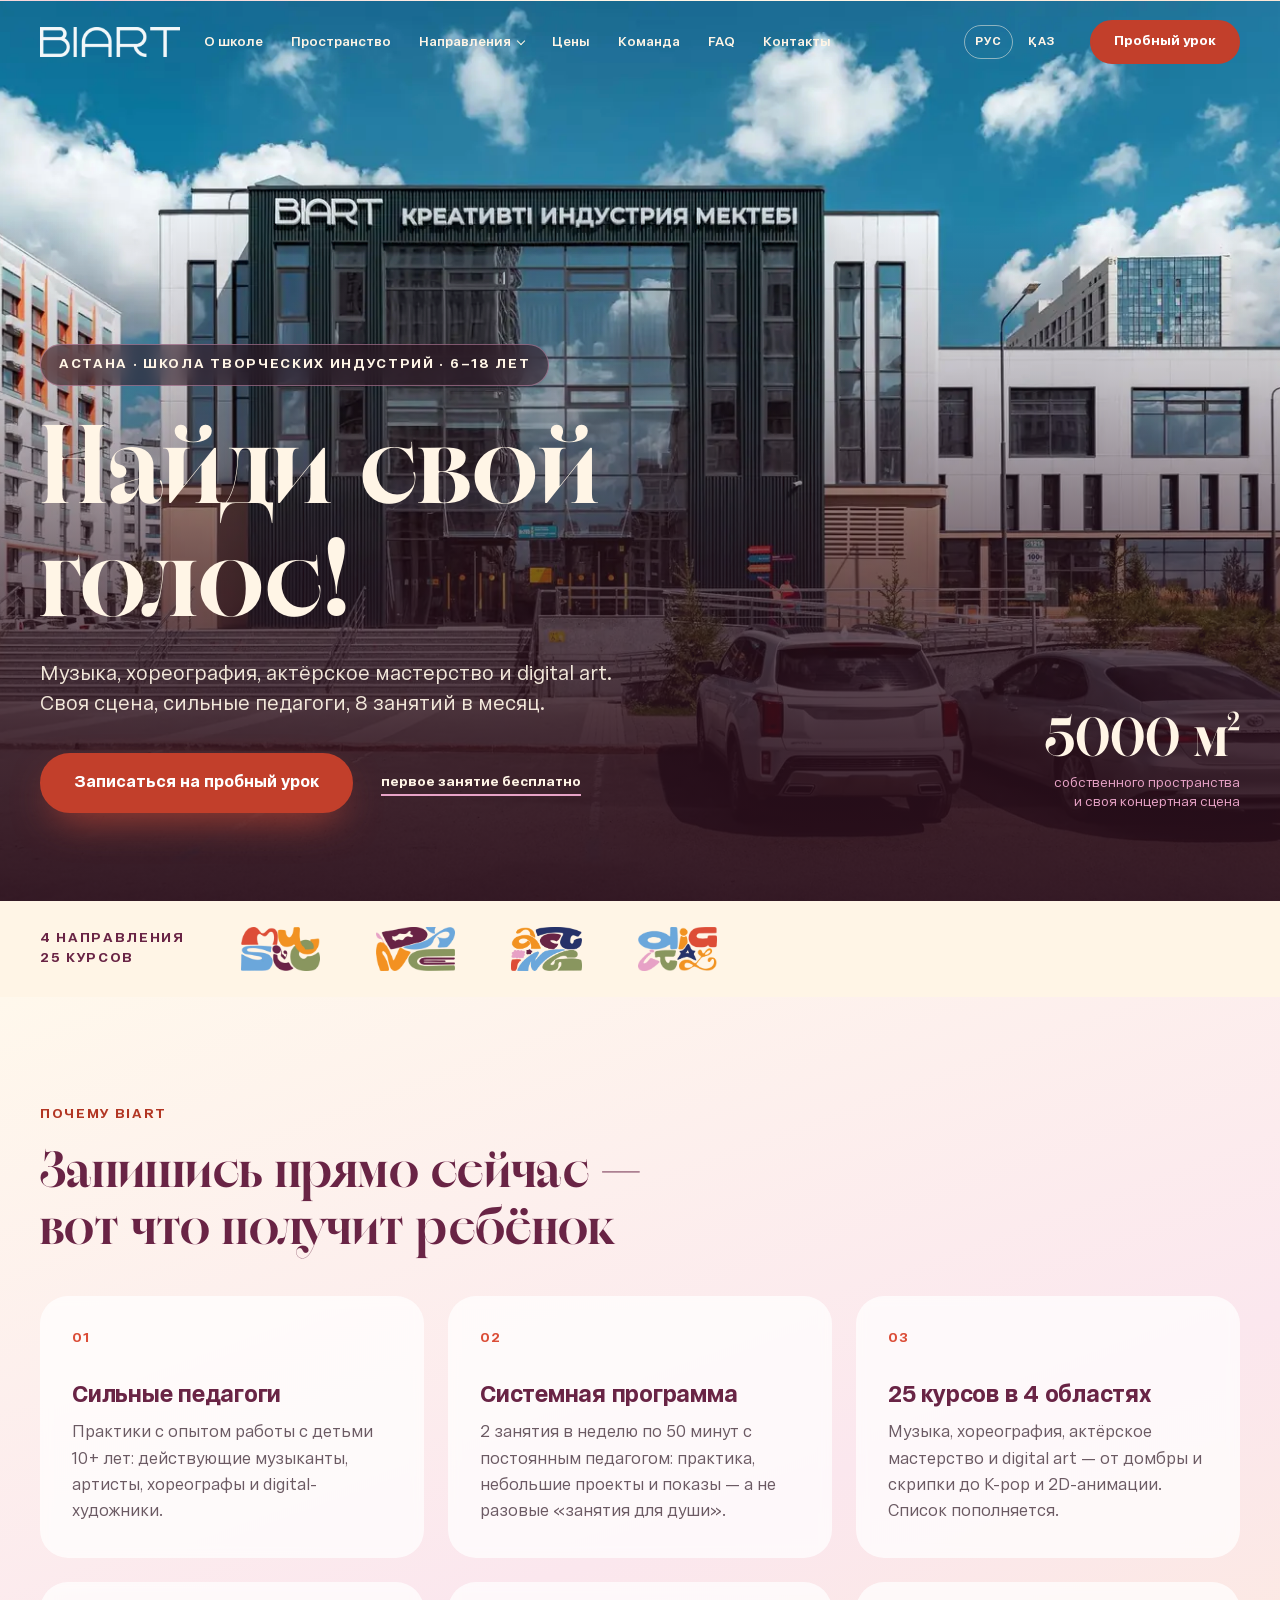
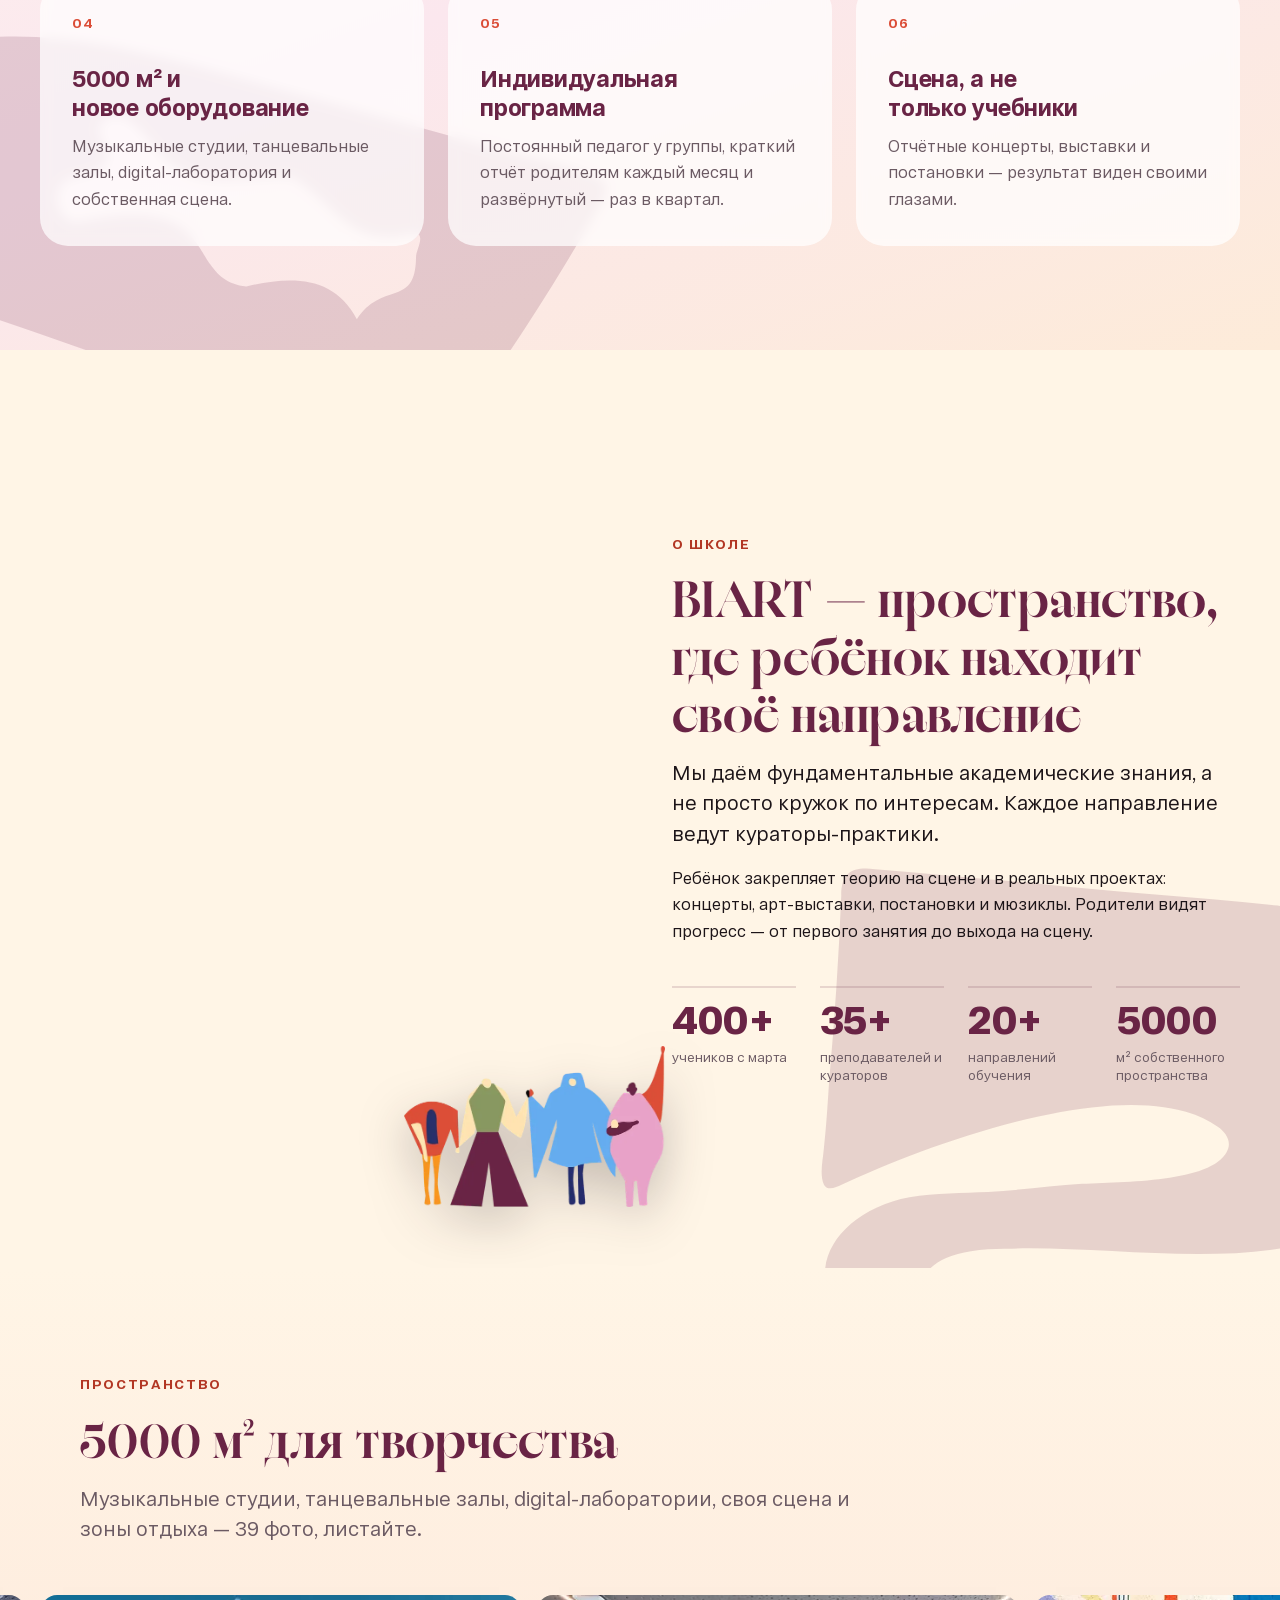
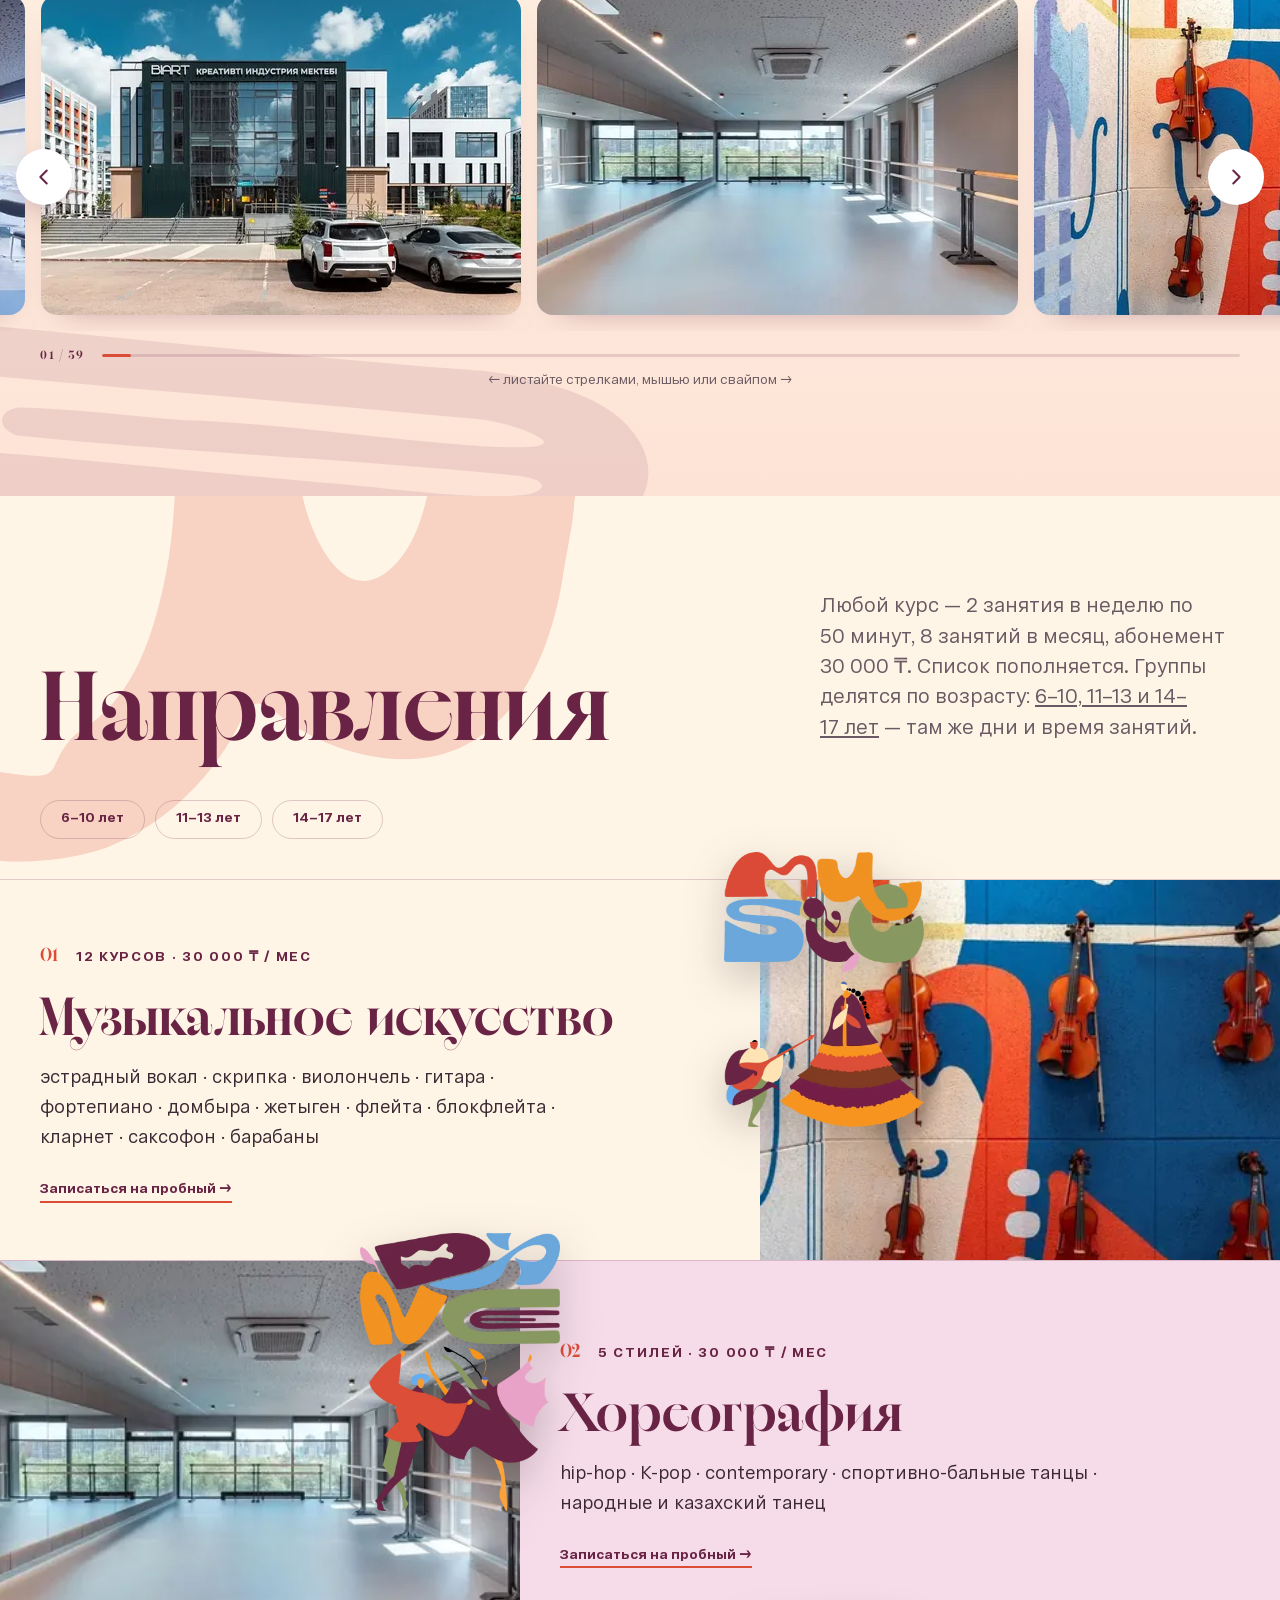
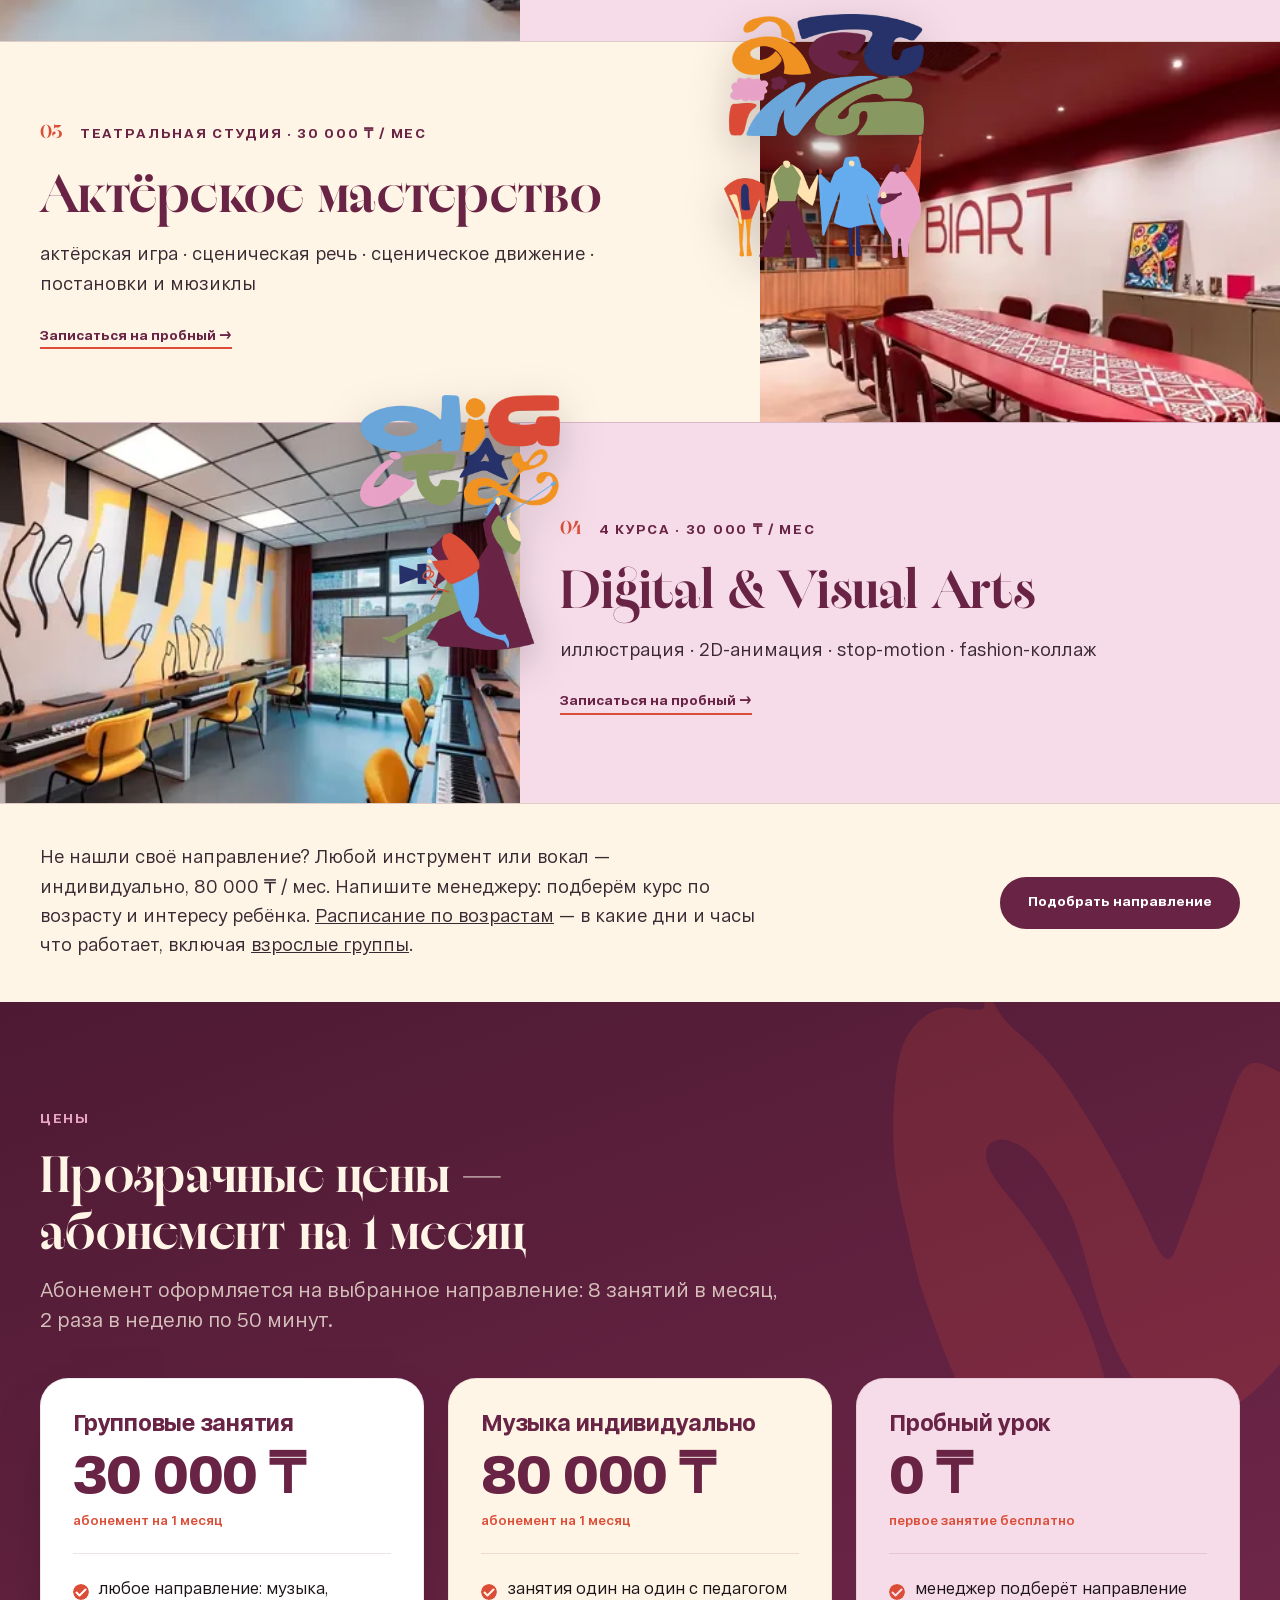
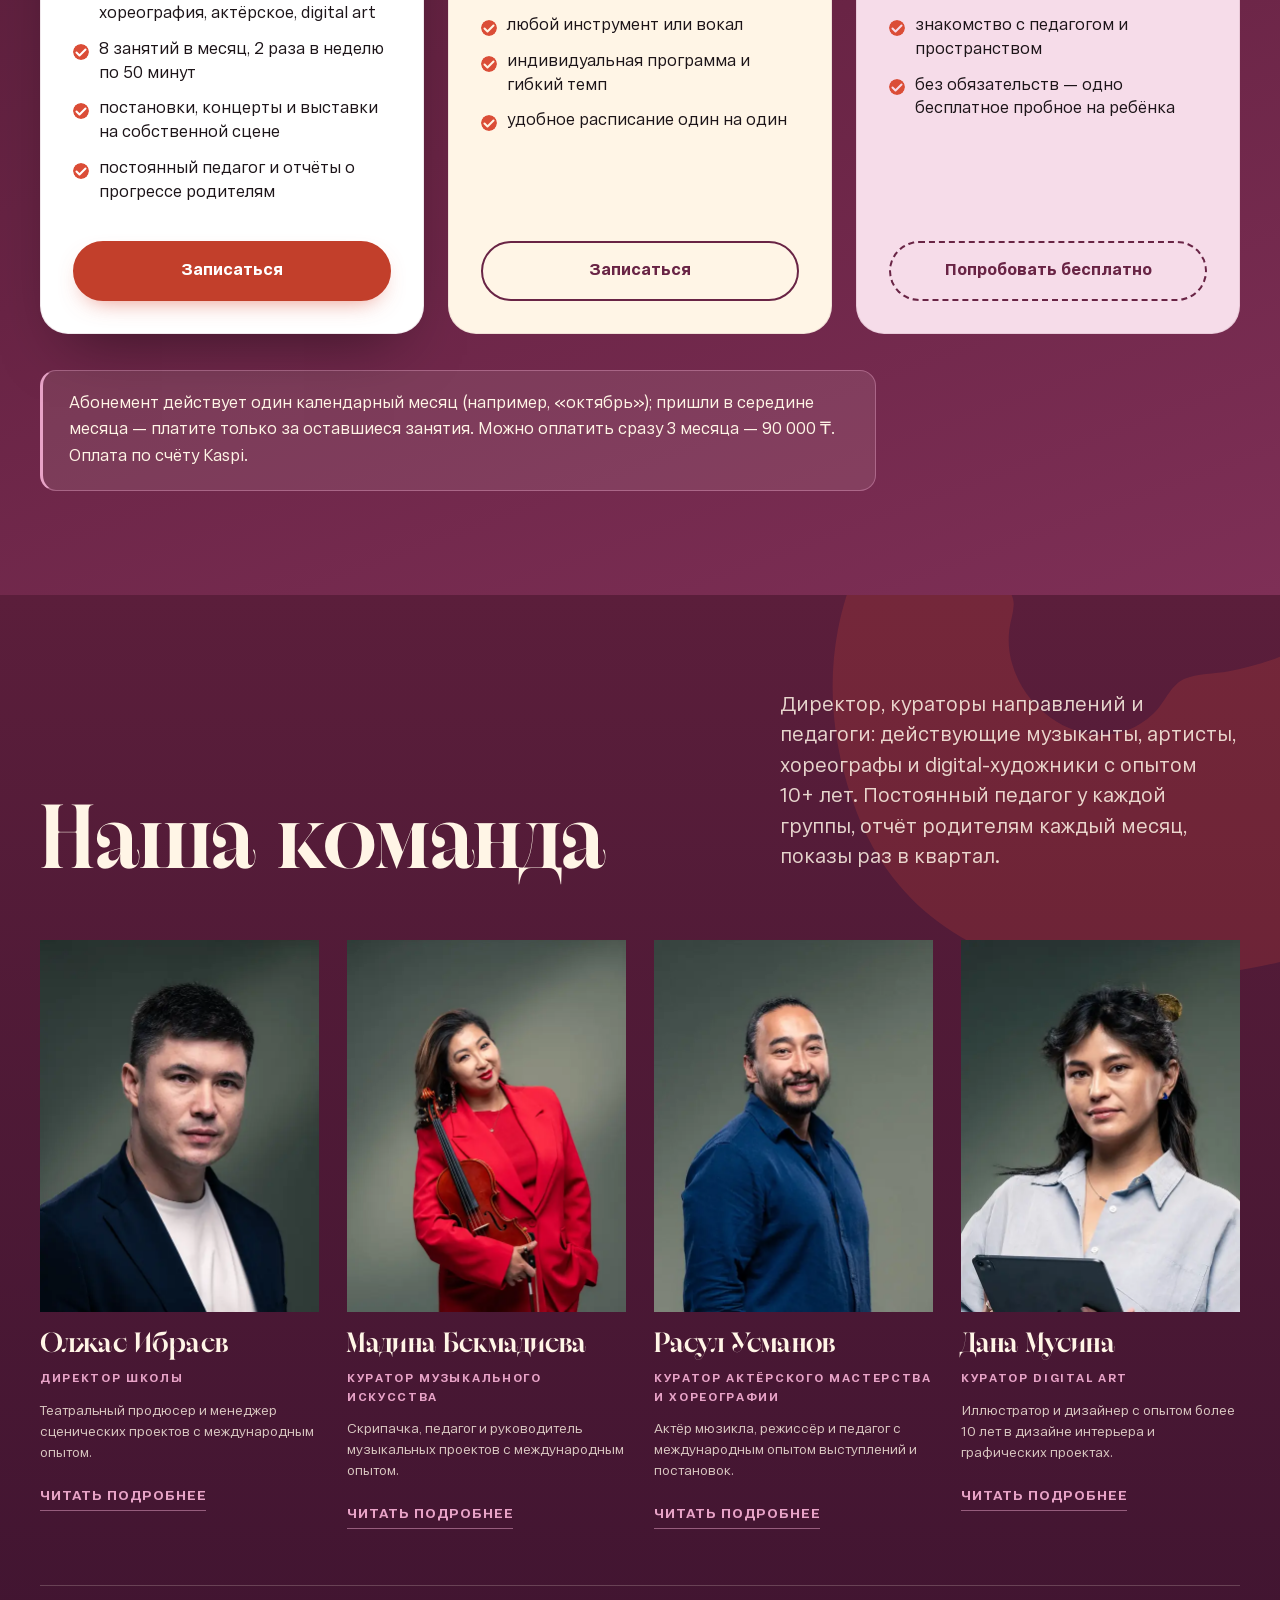
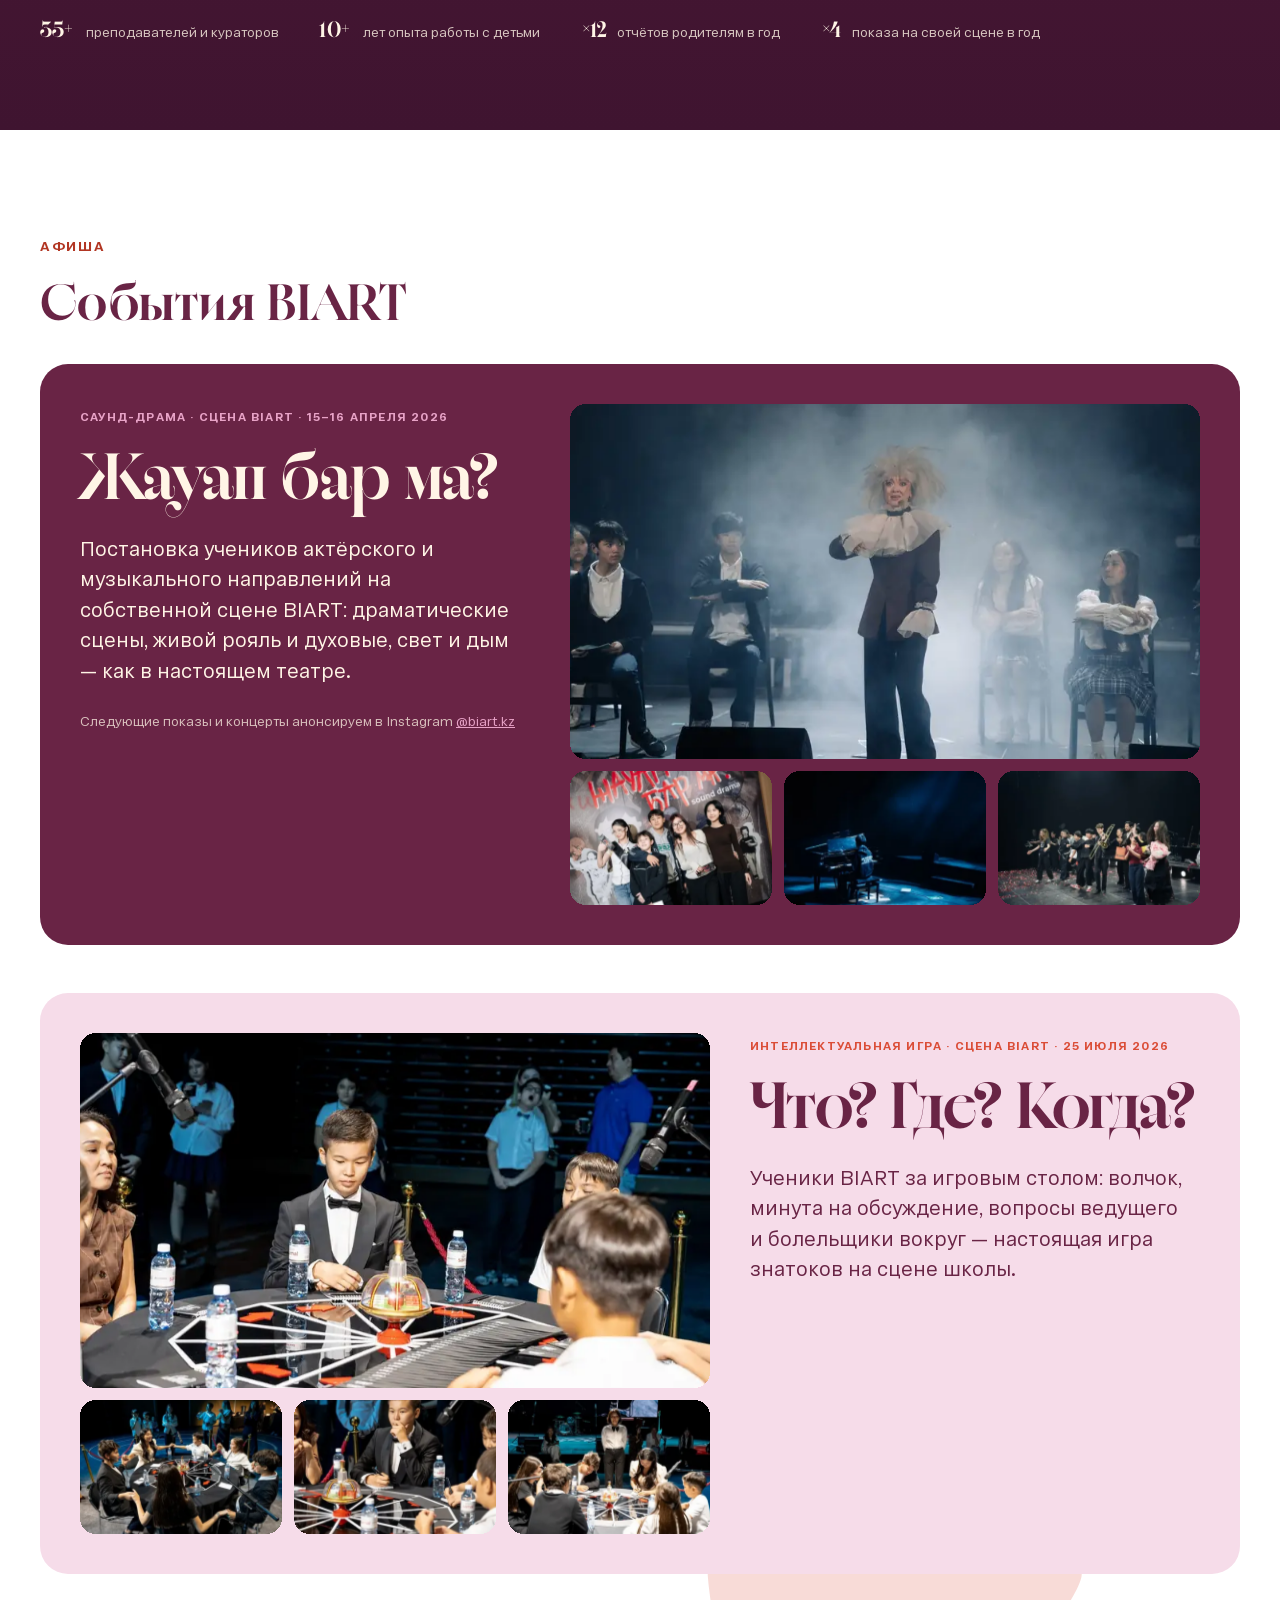
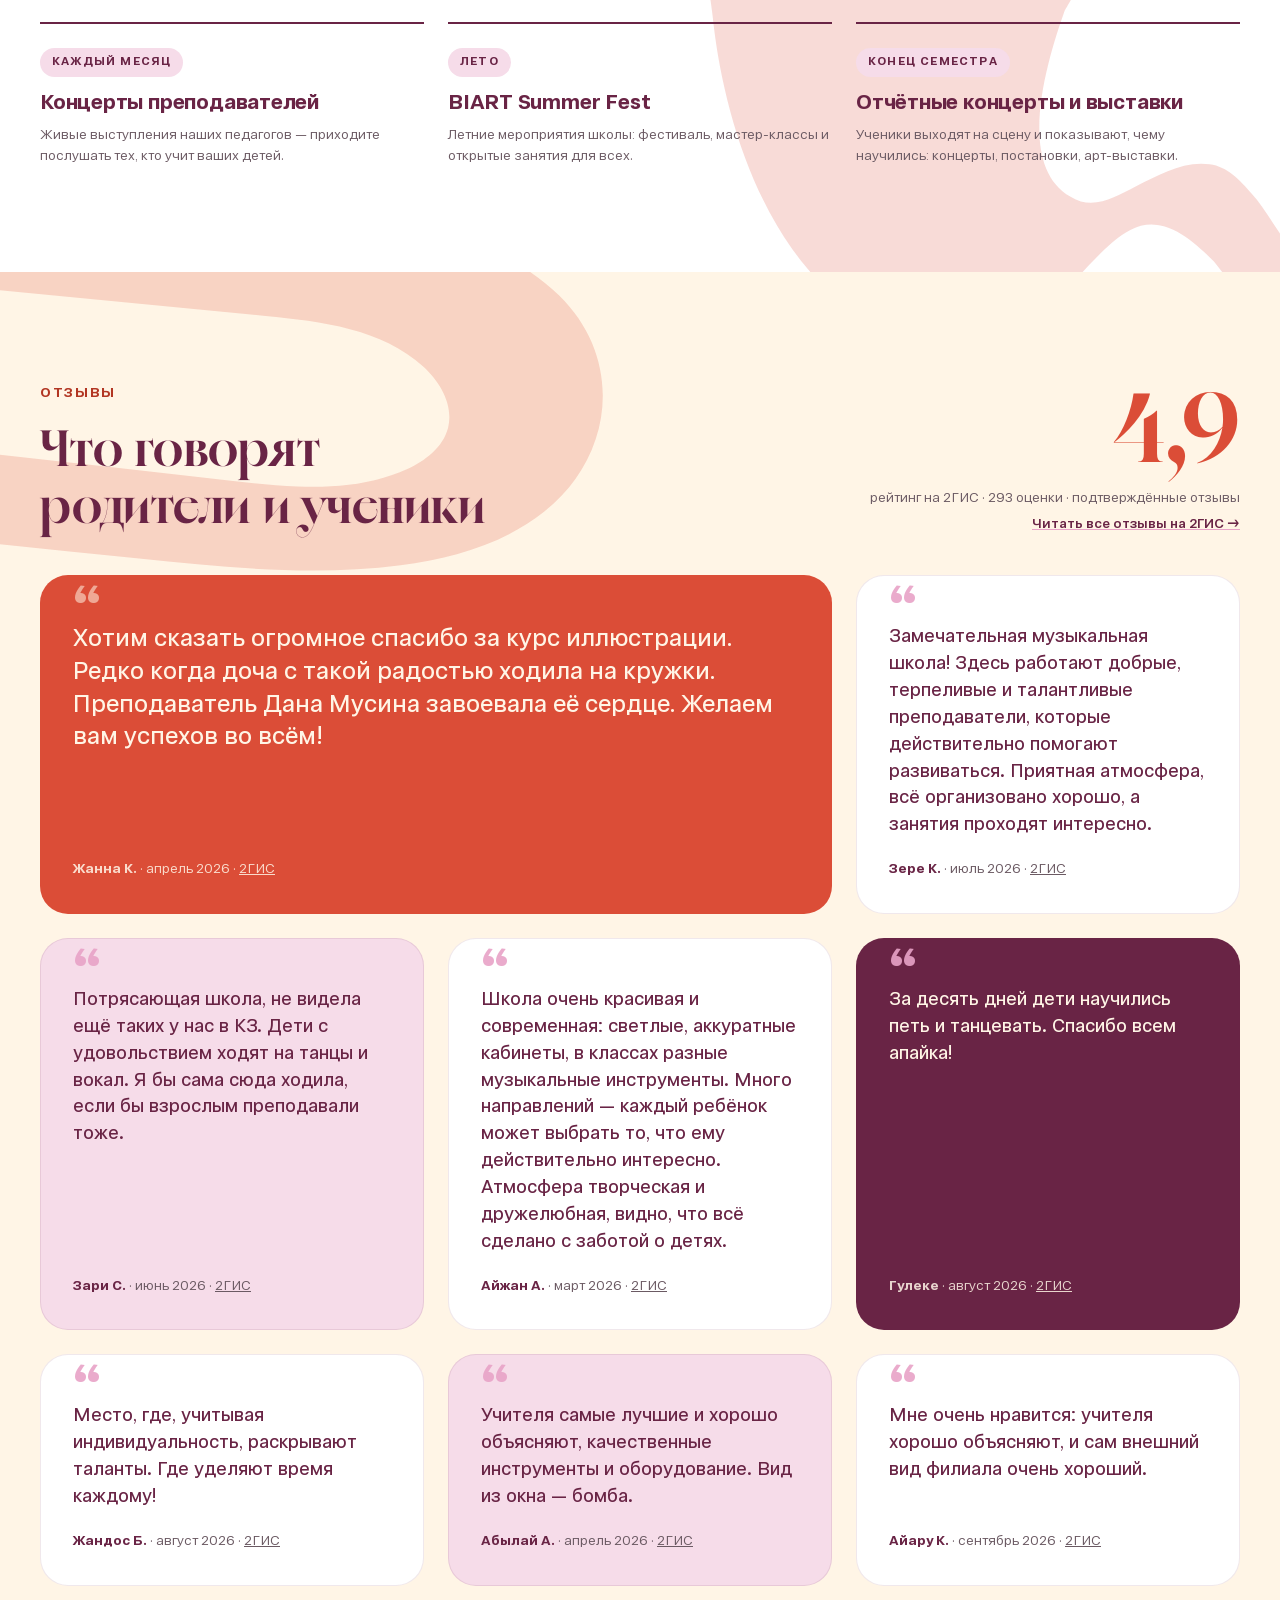
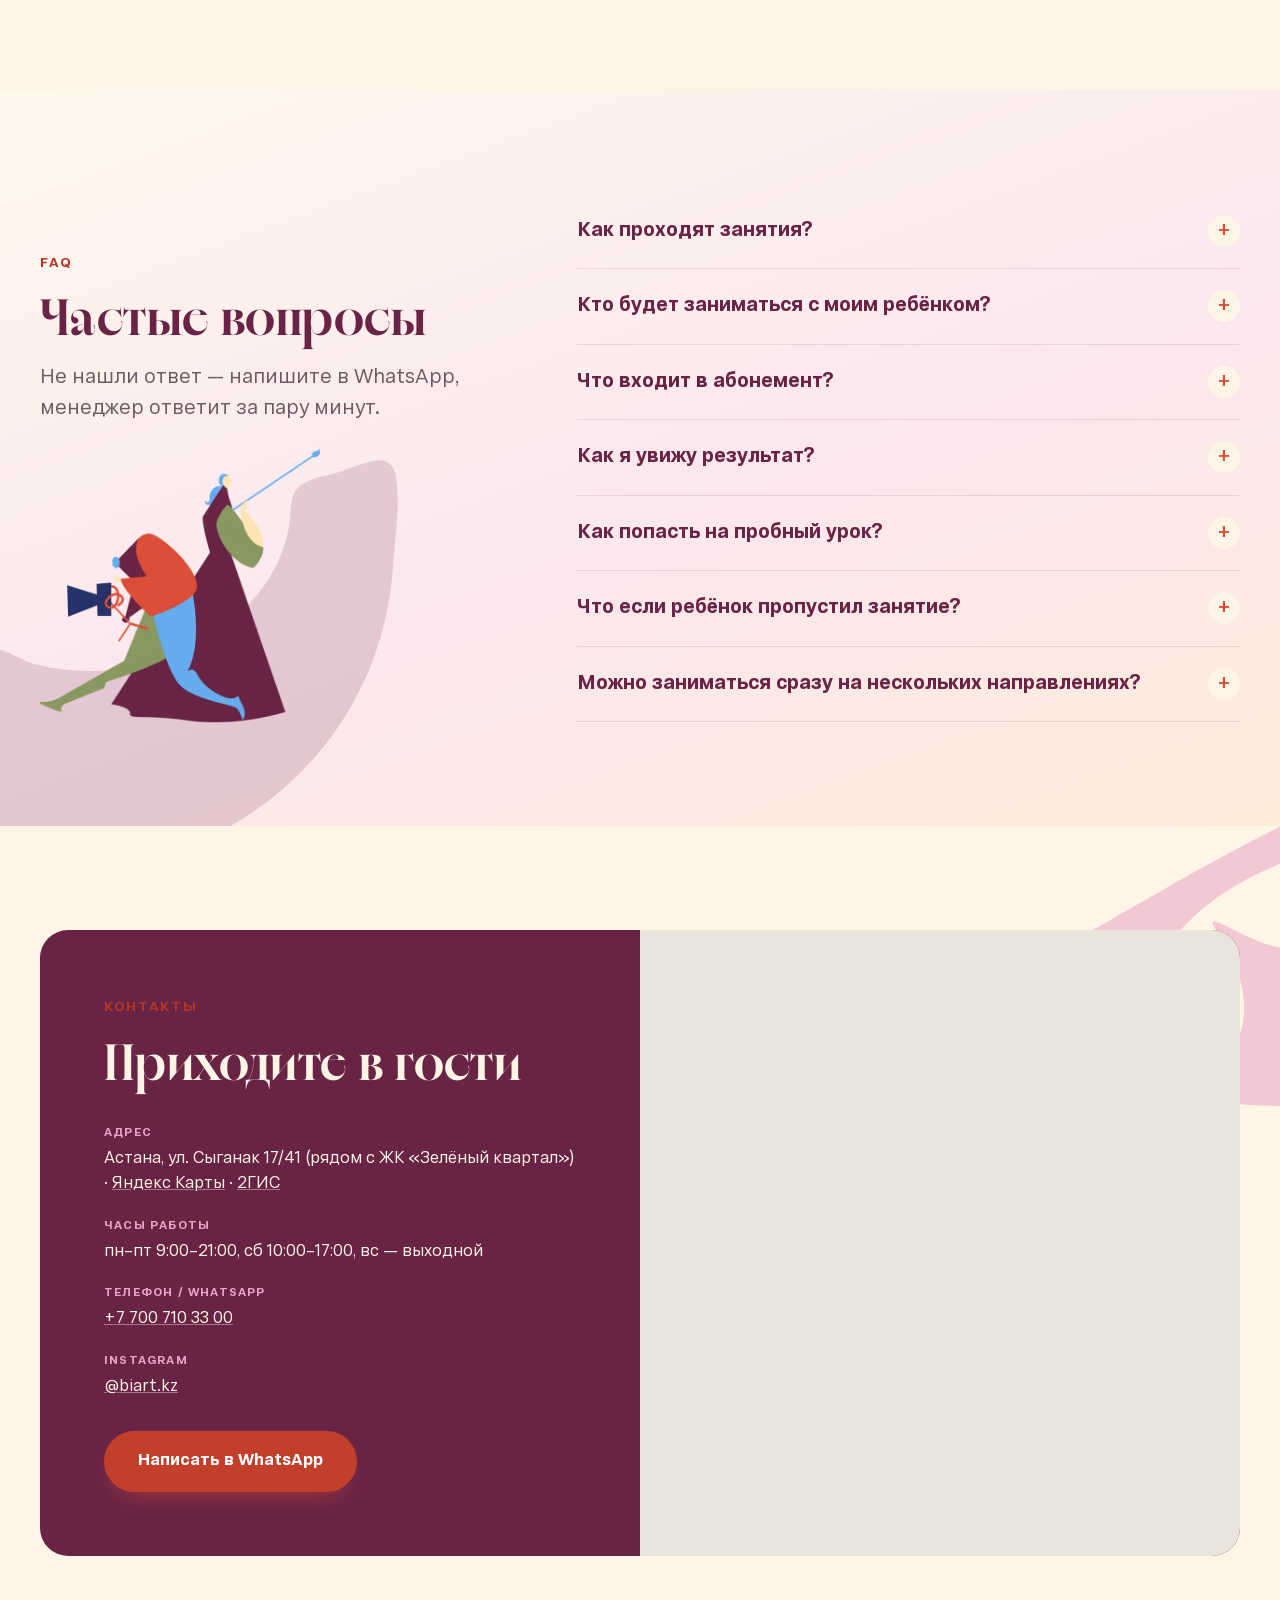
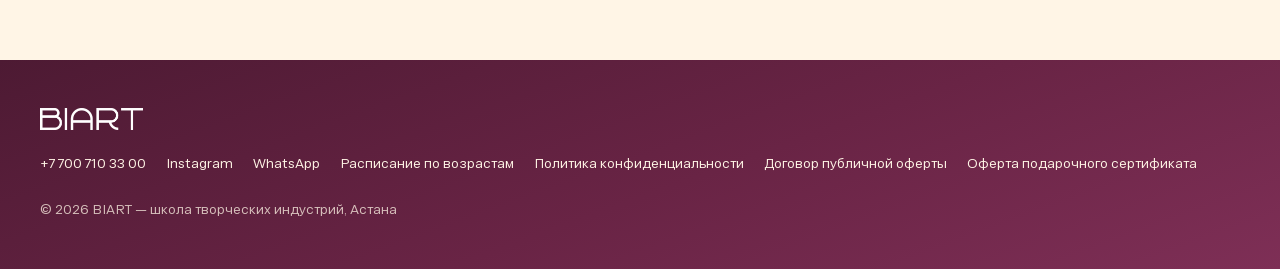
<file: index.html>
<!DOCTYPE html>
<html lang="ru-RU">
<head>
	<meta charset="UTF-8" />
	<meta name="viewport" content="width=device-width, initial-scale=1" />
<meta name='robots' content='max-image-preview:large' />



<title>BIART &#8212; Школа креативных индустрий в Астане</title>


<meta name="description" content="Школа творческих индустрий для детей 6–18 лет в Астане: музыка, хореография, актёрское мастерство, digital art. Сильные педагоги, своя сцена, 5000 м². Пробный урок бесплатно.">
<meta name="theme-color" content="#692445">
<link rel="alternate" hreflang="ru" href="./">
<link rel="alternate" hreflang="kk" href="kz/">
<link rel="alternate" hreflang="x-default" href="./">
<meta property="og:type" content="website">
<meta property="og:site_name" content="BIART">
<meta property="og:locale" content="ru_RU">
<meta property="og:title" content="BIART — школа творческих индустрий в Астане">
<meta property="og:description" content="Школа творческих индустрий для детей 6–18 лет в Астане: музыка, хореография, актёрское мастерство, digital art. Сильные педагоги, своя сцена, 5000 м². Пробный урок бесплатно.">
<meta property="og:url" content="./">
<meta property="og:image" content="assets/img/og.jpg">
<meta property="og:image:width" content="1200">
<meta property="og:image:height" content="630">
<meta property="og:image:alt" content="Школа BIART в Астане">
<meta name="twitter:card" content="summary_large_image">
<link rel="icon" href="assets/img/favicon.ico" sizes="any">
<link rel="icon" type="image/png" sizes="32x32" href="assets/img/favicon-32.png">
<link rel="apple-touch-icon" sizes="180x180" href="assets/img/apple-touch-icon.png">
<link rel="manifest" href="assets/site.webmanifest">
<script type="application/ld+json">{"@context":"https://schema.org","@type":["EducationalOrganization","LocalBusiness"],"name":"BIART","description":"Школа творческих индустрий для детей 6–18 лет в Астане: музыка, хореография, актёрское мастерство, digital art. Сильные педагоги, своя сцена, 5000 м². Пробный урок бесплатно.","url":"./","telephone":"+77007103300","image":"assets/img/og.jpg","logo":"assets/img/logo.png","priceRange":"30 000 – 80 000 ₸ / мес","sameAs":["https://instagram.com/biart.kz"],"address":{"@type":"PostalAddress","streetAddress":"ул. Сыганак 17/41","addressLocality":"Астана","postalCode":"010000","addressCountry":"KZ"},"geo":{"@type":"GeoCoordinates","latitude":51.130066,"longitude":71.386104},"openingHours":["Mo-Fr 09:00-21:00","Sa 10:00-17:00"],"contactPoint":{"@type":"ContactPoint","telephone":"+77007103300","contactType":"customer service","availableLanguage":["ru","kk"],"url":"https://wa.me/77007103300"}}</script>
<style id="wp-img-auto-sizes-contain-inline-css">
img:is([sizes=auto i],[sizes^="auto," i]){contain-intrinsic-size:3000px 1500px}
/*# sourceURL=wp-img-auto-sizes-contain-inline-css */
</style>
<style id="wp-block-paragraph-inline-css">
/**
 * SCSS Variables.
 *
 * Please use variables from this sheet to ensure consistency across the UI.
 * Don't add to this sheet unless you're pretty sure the value will be reused in many places.
 * For example, don't add rules to this sheet that affect block visuals. It's purely for UI.
 */
/**
 * Colors
 */
/**
 * Fonts & basic variables.
 */
/**
 * Typography
 */
/**
 * Grid System.
 * https://make.wordpress.org/design/2019/10/31/proposal-a-consistent-spacing-system-for-wordpress/
 */
/**
 * Radius scale.
 */
/**
 * Elevation scale.
 */
/**
 * Dimensions.
 */
/**
 * Mobile specific styles
 */
/**
 * Editor styles.
 */
/**
 * Block & Editor UI.
 */
/**
 * Block paddings.
 */
/**
 * React Native specific.
 * These variables do not appear to be used anywhere else.
 */
.is-small-text {
  font-size: 0.875em;
}

.is-regular-text {
  font-size: 1em;
}

.is-large-text {
  font-size: 2.25em;
}

.is-larger-text {
  font-size: 3em;
}

.has-drop-cap:not(:focus)::first-letter {
  float: left;
  font-size: 8.4em;
  line-height: 0.68;
  font-weight: 100;
  margin: 0.05em 0.1em 0 0;
  text-transform: uppercase;
  font-style: normal;
}

body.rtl .has-drop-cap:not(:focus)::first-letter {
  float: initial;
  margin-left: 0.1em;
}

p.has-drop-cap.has-background {
  overflow: hidden;
}

:root :where(p.has-background) {
  padding: 1.25em 2.375em;
}

:where(p.has-text-color:not(.has-link-color)) a {
  color: inherit;
}

p.has-text-align-right[style*="writing-mode:vertical-rl"],
p.has-text-align-left[style*="writing-mode:vertical-lr"] {
  rotate: 180deg;
}
/*# sourceURL=./wp-includes/blocks/paragraph/style.css */
</style>

<style id="wp-block-image-theme-inline-css">
/**
 * Typography
 */
/**
 * SCSS Variables.
 *
 * Please use variables from this sheet to ensure consistency across the UI.
 * Don't add to this sheet unless you're pretty sure the value will be reused in many places.
 * For example, don't add rules to this sheet that affect block visuals. It's purely for UI.
 */
/**
 * Colors
 */
/**
 * Fonts & basic variables.
 */
/**
 * Typography
 */
/**
 * Grid System.
 * https://make.wordpress.org/design/2019/10/31/proposal-a-consistent-spacing-system-for-wordpress/
 */
/**
 * Radius scale.
 */
/**
 * Elevation scale.
 */
/**
 * Dimensions.
 */
/**
 * Mobile specific styles
 */
/**
 * Editor styles.
 */
/**
 * Block & Editor UI.
 */
/**
 * Block paddings.
 */
/**
 * React Native specific.
 * These variables do not appear to be used anywhere else.
 */
/**
 * Breakpoints & Media Queries
 */
/**
*  Converts a hex value into the rgb equivalent.
*
* @param {string} hex - the hexadecimal value to convert
* @return {string} comma separated rgb values
*/
/**
 * Long content fade mixin
 *
 * Creates a fading overlay to signify that the content is longer
 * than the space allows.
 */
/**
 * Breakpoint mixins
 */
/**
 * Focus styles.
 */
/**
 * Standard focus rings for the WordPress Design System.
 *
 * Apply `outset-ring__focus` inside the relevant pseudo-class at the call site,
 * e.g. `&:focus { @include outset-ring__focus(); }`.
 */
/**
 * Applies editor left position to the selector passed as argument
 */
/**
 * Styles that are reused verbatim in a few places
 */
/**
 * Allows users to opt-out of animations via OS-level preferences.
 */
/**
 * Reset default styles for JavaScript UI based pages.
 * This is a WP-admin agnostic reset
 */
/**
 * Reset the WP Admin page styles for Gutenberg-like pages.
 */
/**
 * Creates a checkerboard pattern background to indicate transparency.
 * @param {String} $size - The size of the squares in the checkerboard pattern. Default is 12px.
 */
:root :where(.wp-block-image figcaption) {
  color: #555;
  font-size: 13px;
  text-align: center;
}
.is-dark-theme :root :where(.wp-block-image figcaption) {
  color: rgba(255, 255, 255, 0.65);
}

.wp-block-image {
  margin: 0 0 1em 0;
}
/*# sourceURL=./wp-includes/blocks/image/theme.css */
</style>
<style id="wp-block-group-inline-css">
.wp-block-group {
  box-sizing: border-box;
}

:where(.wp-block-group.wp-block-group-is-layout-constrained) {
  position: relative;
}
/*# sourceURL=./wp-includes/blocks/group/style.css */
</style>
<style id="wp-block-group-theme-inline-css">
/**
 * SCSS Variables.
 *
 * Please use variables from this sheet to ensure consistency across the UI.
 * Don't add to this sheet unless you're pretty sure the value will be reused in many places.
 * For example, don't add rules to this sheet that affect block visuals. It's purely for UI.
 */
/**
 * Colors
 */
/**
 * Fonts & basic variables.
 */
/**
 * Typography
 */
/**
 * Grid System.
 * https://make.wordpress.org/design/2019/10/31/proposal-a-consistent-spacing-system-for-wordpress/
 */
/**
 * Radius scale.
 */
/**
 * Elevation scale.
 */
/**
 * Dimensions.
 */
/**
 * Mobile specific styles
 */
/**
 * Editor styles.
 */
/**
 * Block & Editor UI.
 */
/**
 * Block paddings.
 */
/**
 * React Native specific.
 * These variables do not appear to be used anywhere else.
 */
:where(.wp-block-group.has-background) {
  padding: 1.25em 2.375em;
}
/*# sourceURL=./wp-includes/blocks/group/theme.css */
</style>
<style id="wp-block-button-inline-css">
.wp-block-button__link {
  cursor: pointer;
  display: inline-block;
  text-align: center;
  word-break: break-word;
  box-sizing: border-box;
  height: 100%;
  align-content: center;
}
.wp-block-button__link.aligncenter {
  text-align: center;
}
.wp-block-button__link.alignright {
  /*rtl:ignore*/
  text-align: right;
}

:where(.wp-block-button__link) {
  box-shadow: none;
  text-decoration: none;
  border-radius: 9999px;
  padding: calc(0.667em + 2px) calc(1.333em + 2px);
}

.wp-block-button[style*=text-decoration] .wp-block-button__link {
  text-decoration: inherit;
}

.wp-block-buttons > .wp-block-button.has-custom-width {
  max-width: none;
}
.wp-block-buttons > .wp-block-button.has-custom-width .wp-block-button__link {
  width: 100%;
}
.wp-block-buttons > .wp-block-button.has-custom-font-size .wp-block-button__link {
  font-size: inherit;
}
.wp-block-buttons > .wp-block-button[class*=wp-block-button__width] {
  width: calc(var(--wp--block-button--width) * 1% - var(--wp--style--block-gap, 0.5em) * (1 - var(--wp--block-button--width) / 100));
}
.wp-block-buttons > .wp-block-button.wp-block-button__width-25 {
  width: calc(25% - var(--wp--style--block-gap, 0.5em) * 0.75);
}
.wp-block-buttons > .wp-block-button.wp-block-button__width-50 {
  width: calc(50% - var(--wp--style--block-gap, 0.5em) * 0.5);
}
.wp-block-buttons > .wp-block-button.wp-block-button__width-75 {
  width: calc(75% - var(--wp--style--block-gap, 0.5em) * 0.25);
}
.wp-block-buttons > .wp-block-button.wp-block-button__width-100 {
  width: 100%;
  flex-basis: 100%;
}

.wp-block-buttons.is-vertical > .wp-block-button[class*=wp-block-button__width] {
  width: calc(var(--wp--block-button--width) * 1%);
}
.wp-block-buttons.is-vertical > .wp-block-button.wp-block-button__width-25 {
  width: 25%;
}
.wp-block-buttons.is-vertical > .wp-block-button.wp-block-button__width-50 {
  width: 50%;
}
.wp-block-buttons.is-vertical > .wp-block-button.wp-block-button__width-75 {
  width: 75%;
}

.wp-block-button.is-style-squared,
.wp-block-button__link.wp-block-button.is-style-squared {
  border-radius: 0;
}

.wp-block-button.no-border-radius,
.wp-block-button__link.no-border-radius {
  border-radius: 0 !important;
}

:root :where(.wp-block-button.is-style-outline > .wp-block-button__link),
:root :where(.wp-block-button .wp-block-button__link.is-style-outline) {
  border: 2px solid currentColor;
  padding: 0.667em 1.333em;
}
:root :where(.wp-block-button.is-style-outline > .wp-block-button__link:not(.has-text-color)),
:root :where(.wp-block-button .wp-block-button__link.is-style-outline:not(.has-text-color)) {
  color: currentColor;
}
:root :where(.wp-block-button.is-style-outline > .wp-block-button__link:not(.has-background)),
:root :where(.wp-block-button .wp-block-button__link.is-style-outline:not(.has-background)) {
  background-color: transparent;
  background-image: none;
}
/*# sourceURL=./wp-includes/blocks/button/style.css */
</style>
<style id="wp-block-buttons-inline-css">
.wp-block-buttons {
  box-sizing: border-box;
}
.wp-block-buttons.is-vertical {
  flex-direction: column;
}
.wp-block-buttons.is-vertical > .wp-block-button:last-child {
  margin-bottom: 0;
}
.wp-block-buttons > .wp-block-button {
  display: inline-block;
  margin: 0;
}
.wp-block-buttons.is-content-justification-left {
  justify-content: flex-start;
}
.wp-block-buttons.is-content-justification-left.is-vertical {
  align-items: flex-start;
}
.wp-block-buttons.is-content-justification-center {
  justify-content: center;
}
.wp-block-buttons.is-content-justification-center.is-vertical {
  align-items: center;
}
.wp-block-buttons.is-content-justification-right {
  justify-content: flex-end;
}
.wp-block-buttons.is-content-justification-right.is-vertical {
  align-items: flex-end;
}
.wp-block-buttons.is-content-justification-space-between {
  justify-content: space-between;
}
.wp-block-buttons.aligncenter {
  text-align: center;
}
.wp-block-buttons {
  /* stylelint-disable @stylistic/indentation -- Disable the stylelint rule, otherwise this selector is ugly! */
}
.wp-block-buttons:not(.is-content-justification-space-between,
.is-content-justification-right,
.is-content-justification-left,
.is-content-justification-center) .wp-block-button.aligncenter {
  /* stylelint-enable @stylistic/indentation */
  margin-left: auto;
  margin-right: auto;
  width: 100%;
}
.wp-block-buttons[style*=text-decoration] .wp-block-button,
.wp-block-buttons[style*=text-decoration] .wp-block-button__link {
  text-decoration: inherit;
}
.wp-block-buttons.has-custom-font-size .wp-block-button__link {
  font-size: inherit;
}
.wp-block-buttons .wp-block-button__link {
  width: 100%;
}

.wp-block-button.aligncenter {
  text-align: center;
}
/*# sourceURL=./wp-includes/blocks/buttons/style.css */
</style>
<style id="wp-block-template-part-theme-inline-css">
/**
 * SCSS Variables.
 *
 * Please use variables from this sheet to ensure consistency across the UI.
 * Don't add to this sheet unless you're pretty sure the value will be reused in many places.
 * For example, don't add rules to this sheet that affect block visuals. It's purely for UI.
 */
/**
 * Colors
 */
/**
 * Fonts & basic variables.
 */
/**
 * Typography
 */
/**
 * Grid System.
 * https://make.wordpress.org/design/2019/10/31/proposal-a-consistent-spacing-system-for-wordpress/
 */
/**
 * Radius scale.
 */
/**
 * Elevation scale.
 */
/**
 * Dimensions.
 */
/**
 * Mobile specific styles
 */
/**
 * Editor styles.
 */
/**
 * Block & Editor UI.
 */
/**
 * Block paddings.
 */
/**
 * React Native specific.
 * These variables do not appear to be used anywhere else.
 */
:root :where(.wp-block-template-part.has-background) {
  padding: 1.25em 2.375em;
  margin-top: 0;
  margin-bottom: 0;
}
/*# sourceURL=./wp-includes/blocks/template-part/theme.css */
</style>
<style id="wp-block-heading-inline-css">
/**
 * SCSS Variables.
 *
 * Please use variables from this sheet to ensure consistency across the UI.
 * Don't add to this sheet unless you're pretty sure the value will be reused in many places.
 * For example, don't add rules to this sheet that affect block visuals. It's purely for UI.
 */
/**
 * Colors
 */
/**
 * Fonts & basic variables.
 */
/**
 * Typography
 */
/**
 * Grid System.
 * https://make.wordpress.org/design/2019/10/31/proposal-a-consistent-spacing-system-for-wordpress/
 */
/**
 * Radius scale.
 */
/**
 * Elevation scale.
 */
/**
 * Dimensions.
 */
/**
 * Mobile specific styles
 */
/**
 * Editor styles.
 */
/**
 * Block & Editor UI.
 */
/**
 * Block paddings.
 */
/**
 * React Native specific.
 * These variables do not appear to be used anywhere else.
 */
h1:where(.wp-block-heading).has-background,
h2:where(.wp-block-heading).has-background,
h3:where(.wp-block-heading).has-background,
h4:where(.wp-block-heading).has-background,
h5:where(.wp-block-heading).has-background,
h6:where(.wp-block-heading).has-background {
  padding: 1.25em 2.375em;
}
h1.has-text-align-right[style*=writing-mode]:where([style*=vertical-rl]), h1.has-text-align-left[style*=writing-mode]:where([style*=vertical-lr]),
h2.has-text-align-right[style*=writing-mode]:where([style*=vertical-rl]),
h2.has-text-align-left[style*=writing-mode]:where([style*=vertical-lr]),
h3.has-text-align-right[style*=writing-mode]:where([style*=vertical-rl]),
h3.has-text-align-left[style*=writing-mode]:where([style*=vertical-lr]),
h4.has-text-align-right[style*=writing-mode]:where([style*=vertical-rl]),
h4.has-text-align-left[style*=writing-mode]:where([style*=vertical-lr]),
h5.has-text-align-right[style*=writing-mode]:where([style*=vertical-rl]),
h5.has-text-align-left[style*=writing-mode]:where([style*=vertical-lr]),
h6.has-text-align-right[style*=writing-mode]:where([style*=vertical-rl]),
h6.has-text-align-left[style*=writing-mode]:where([style*=vertical-lr]) {
  rotate: 180deg;
}
/*# sourceURL=./wp-includes/blocks/heading/style.css */
</style>
<style id="wp-block-columns-inline-css">
/**
 * Breakpoints & Media Queries
 */
/**
 * Typography
 */
/**
 * SCSS Variables.
 *
 * Please use variables from this sheet to ensure consistency across the UI.
 * Don't add to this sheet unless you're pretty sure the value will be reused in many places.
 * For example, don't add rules to this sheet that affect block visuals. It's purely for UI.
 */
/**
 * Colors
 */
/**
 * Fonts & basic variables.
 */
/**
 * Typography
 */
/**
 * Grid System.
 * https://make.wordpress.org/design/2019/10/31/proposal-a-consistent-spacing-system-for-wordpress/
 */
/**
 * Radius scale.
 */
/**
 * Elevation scale.
 */
/**
 * Dimensions.
 */
/**
 * Mobile specific styles
 */
/**
 * Editor styles.
 */
/**
 * Block & Editor UI.
 */
/**
 * Block paddings.
 */
/**
 * React Native specific.
 * These variables do not appear to be used anywhere else.
 */
/**
*  Converts a hex value into the rgb equivalent.
*
* @param {string} hex - the hexadecimal value to convert
* @return {string} comma separated rgb values
*/
/**
 * Long content fade mixin
 *
 * Creates a fading overlay to signify that the content is longer
 * than the space allows.
 */
/**
 * Breakpoint mixins
 */
/**
 * Focus styles.
 */
/**
 * Standard focus rings for the WordPress Design System.
 *
 * Apply `outset-ring__focus` inside the relevant pseudo-class at the call site,
 * e.g. `&:focus { @include outset-ring__focus(); }`.
 */
/**
 * Applies editor left position to the selector passed as argument
 */
/**
 * Styles that are reused verbatim in a few places
 */
/**
 * Allows users to opt-out of animations via OS-level preferences.
 */
/**
 * Reset default styles for JavaScript UI based pages.
 * This is a WP-admin agnostic reset
 */
/**
 * Reset the WP Admin page styles for Gutenberg-like pages.
 */
/**
 * Creates a checkerboard pattern background to indicate transparency.
 * @param {String} $size - The size of the squares in the checkerboard pattern. Default is 12px.
 */
.wp-block-columns {
  display: flex;
  box-sizing: border-box;
  flex-wrap: wrap !important;
}
@media (min-width: 782px) {
  .wp-block-columns {
    flex-wrap: nowrap !important;
  }
}
.wp-block-columns {
  align-items: initial !important;
  /**
  * All Columns Alignment
  */
}
.wp-block-columns.are-vertically-aligned-top {
  align-items: flex-start;
}
.wp-block-columns.are-vertically-aligned-center {
  align-items: center;
}
.wp-block-columns.are-vertically-aligned-bottom {
  align-items: flex-end;
}
@media (max-width: 781px) {
  .wp-block-columns:not(.is-not-stacked-on-mobile) > .wp-block-column {
    flex-basis: 100% !important;
  }
}
@media (min-width: 782px) {
  .wp-block-columns:not(.is-not-stacked-on-mobile) > .wp-block-column {
    flex-basis: 0;
    flex-grow: 1;
  }
  .wp-block-columns:not(.is-not-stacked-on-mobile) > .wp-block-column[style*=flex-basis] {
    flex-grow: 0;
  }
}
.wp-block-columns.is-not-stacked-on-mobile {
  flex-wrap: nowrap !important;
}
.wp-block-columns.is-not-stacked-on-mobile > .wp-block-column {
  flex-basis: 0;
  flex-grow: 1;
}
.wp-block-columns.is-not-stacked-on-mobile > .wp-block-column[style*=flex-basis] {
  flex-grow: 0;
}

:where(.wp-block-columns) {
  margin-bottom: 1.75em;
}

:where(.wp-block-columns.has-background) {
  padding: 1.25em 2.375em;
}

.wp-block-column {
  flex-grow: 1;
  min-width: 0;
  word-break: break-word;
  overflow-wrap: break-word;
  /**
  * Individual Column Alignment
  */
}
.wp-block-column.is-vertically-aligned-top {
  align-self: flex-start;
}
.wp-block-column.is-vertically-aligned-center {
  align-self: center;
}
.wp-block-column.is-vertically-aligned-bottom {
  align-self: flex-end;
}
.wp-block-column.is-vertically-aligned-stretch {
  align-self: stretch;
}
.wp-block-column.is-vertically-aligned-top, .wp-block-column.is-vertically-aligned-center, .wp-block-column.is-vertically-aligned-bottom {
  width: 100%;
}
/*# sourceURL=./wp-includes/blocks/columns/style.css */
</style>
<style id="wp-block-details-inline-css">
.wp-block-details {
  box-sizing: border-box;
}

.wp-block-details summary {
  cursor: pointer;
}
/*# sourceURL=./wp-includes/blocks/details/style.css */
</style>
<style id="wp-block-embed-inline-css">
/**
 * Breakpoints & Media Queries
 */
/**
 * Typography
 */
/**
 * SCSS Variables.
 *
 * Please use variables from this sheet to ensure consistency across the UI.
 * Don't add to this sheet unless you're pretty sure the value will be reused in many places.
 * For example, don't add rules to this sheet that affect block visuals. It's purely for UI.
 */
/**
 * Colors
 */
/**
 * Fonts & basic variables.
 */
/**
 * Typography
 */
/**
 * Grid System.
 * https://make.wordpress.org/design/2019/10/31/proposal-a-consistent-spacing-system-for-wordpress/
 */
/**
 * Radius scale.
 */
/**
 * Elevation scale.
 */
/**
 * Dimensions.
 */
/**
 * Mobile specific styles
 */
/**
 * Editor styles.
 */
/**
 * Block & Editor UI.
 */
/**
 * Block paddings.
 */
/**
 * React Native specific.
 * These variables do not appear to be used anywhere else.
 */
/**
*  Converts a hex value into the rgb equivalent.
*
* @param {string} hex - the hexadecimal value to convert
* @return {string} comma separated rgb values
*/
/**
 * Long content fade mixin
 *
 * Creates a fading overlay to signify that the content is longer
 * than the space allows.
 */
/**
 * Breakpoint mixins
 */
/**
 * Focus styles.
 */
/**
 * Standard focus rings for the WordPress Design System.
 *
 * Apply `outset-ring__focus` inside the relevant pseudo-class at the call site,
 * e.g. `&:focus { @include outset-ring__focus(); }`.
 */
/**
 * Applies editor left position to the selector passed as argument
 */
/**
 * Styles that are reused verbatim in a few places
 */
/**
 * Allows users to opt-out of animations via OS-level preferences.
 */
/**
 * Reset default styles for JavaScript UI based pages.
 * This is a WP-admin agnostic reset
 */
/**
 * Reset the WP Admin page styles for Gutenberg-like pages.
 */
/**
 * Creates a checkerboard pattern background to indicate transparency.
 * @param {String} $size - The size of the squares in the checkerboard pattern. Default is 12px.
 */
.wp-block[data-align=left] > [data-type="core/embed"],
.wp-block[data-align=right] > [data-type="core/embed"],
.wp-block-embed.alignleft,
.wp-block-embed.alignright {
  max-width: 360px;
  width: 100%;
}
.wp-block[data-align=left] > [data-type="core/embed"] .wp-block-embed__wrapper,
.wp-block[data-align=right] > [data-type="core/embed"] .wp-block-embed__wrapper,
.wp-block-embed.alignleft .wp-block-embed__wrapper,
.wp-block-embed.alignright .wp-block-embed__wrapper {
  min-width: 280px;
}

.wp-block-cover .wp-block-embed {
  min-width: 320px;
  min-height: 240px;
}

.wp-block-group.is-layout-flex .wp-block-embed {
  flex: 1 1 0%;
  min-width: 0;
}

.wp-block-embed {
  overflow-wrap: break-word;
}
.wp-block-embed :where(figcaption) {
  margin-top: 0.5em;
  margin-bottom: 1em;
}
.wp-block-embed iframe {
  max-width: 100%;
}

.wp-block-embed__wrapper {
  position: relative;
}

.wp-embed-responsive .wp-has-aspect-ratio .wp-block-embed__wrapper::before {
  content: "";
  display: block;
  padding-top: 50%;
}
.wp-embed-responsive .wp-has-aspect-ratio iframe {
  position: absolute;
  top: 0;
  right: 0;
  bottom: 0;
  left: 0;
  height: 100%;
  width: 100%;
}

.wp-embed-responsive .wp-embed-aspect-21-9 .wp-block-embed__wrapper::before {
  padding-top: 42.85%;
}
.wp-embed-responsive .wp-embed-aspect-18-9 .wp-block-embed__wrapper::before {
  padding-top: 50%;
}
.wp-embed-responsive .wp-embed-aspect-16-9 .wp-block-embed__wrapper::before {
  padding-top: 56.25%;
}
.wp-embed-responsive .wp-embed-aspect-4-3 .wp-block-embed__wrapper::before {
  padding-top: 75%;
}
.wp-embed-responsive .wp-embed-aspect-1-1 .wp-block-embed__wrapper::before {
  padding-top: 100%;
}
.wp-embed-responsive .wp-embed-aspect-9-16 .wp-block-embed__wrapper::before {
  padding-top: 177.77%;
}
.wp-embed-responsive .wp-embed-aspect-1-2 .wp-block-embed__wrapper::before {
  padding-top: 200%;
}
/*# sourceURL=./wp-includes/blocks/embed/style.css */
</style>
<style id="wp-block-embed-theme-inline-css">
/**
 * Typography
 */
/**
 * SCSS Variables.
 *
 * Please use variables from this sheet to ensure consistency across the UI.
 * Don't add to this sheet unless you're pretty sure the value will be reused in many places.
 * For example, don't add rules to this sheet that affect block visuals. It's purely for UI.
 */
/**
 * Colors
 */
/**
 * Fonts & basic variables.
 */
/**
 * Typography
 */
/**
 * Grid System.
 * https://make.wordpress.org/design/2019/10/31/proposal-a-consistent-spacing-system-for-wordpress/
 */
/**
 * Radius scale.
 */
/**
 * Elevation scale.
 */
/**
 * Dimensions.
 */
/**
 * Mobile specific styles
 */
/**
 * Editor styles.
 */
/**
 * Block & Editor UI.
 */
/**
 * Block paddings.
 */
/**
 * React Native specific.
 * These variables do not appear to be used anywhere else.
 */
/**
 * Breakpoints & Media Queries
 */
/**
*  Converts a hex value into the rgb equivalent.
*
* @param {string} hex - the hexadecimal value to convert
* @return {string} comma separated rgb values
*/
/**
 * Long content fade mixin
 *
 * Creates a fading overlay to signify that the content is longer
 * than the space allows.
 */
/**
 * Breakpoint mixins
 */
/**
 * Focus styles.
 */
/**
 * Standard focus rings for the WordPress Design System.
 *
 * Apply `outset-ring__focus` inside the relevant pseudo-class at the call site,
 * e.g. `&:focus { @include outset-ring__focus(); }`.
 */
/**
 * Applies editor left position to the selector passed as argument
 */
/**
 * Styles that are reused verbatim in a few places
 */
/**
 * Allows users to opt-out of animations via OS-level preferences.
 */
/**
 * Reset default styles for JavaScript UI based pages.
 * This is a WP-admin agnostic reset
 */
/**
 * Reset the WP Admin page styles for Gutenberg-like pages.
 */
/**
 * Creates a checkerboard pattern background to indicate transparency.
 * @param {String} $size - The size of the squares in the checkerboard pattern. Default is 12px.
 */
.wp-block-embed :where(figcaption) {
  color: #555;
  font-size: 13px;
  text-align: center;
}
.is-dark-theme .wp-block-embed :where(figcaption) {
  color: rgba(255, 255, 255, 0.65);
}

.wp-block-embed {
  margin: 0 0 1em 0;
}
/*# sourceURL=./wp-includes/blocks/embed/theme.css */
</style>
<style id="wp-block-post-content-inline-css">
.wp-block-post-content {
  display: flow-root;
}
/*# sourceURL=./wp-includes/blocks/post-content/style.css */
</style>
<style id="wp-block-library-inline-css">
/**
 * Colors
 */
/**
 * Typography
 */
/**
 * SCSS Variables.
 *
 * Please use variables from this sheet to ensure consistency across the UI.
 * Don't add to this sheet unless you're pretty sure the value will be reused in many places.
 * For example, don't add rules to this sheet that affect block visuals. It's purely for UI.
 */
/**
 * Fonts & basic variables.
 */
/**
 * Typography
 */
/**
 * Grid System.
 * https://make.wordpress.org/design/2019/10/31/proposal-a-consistent-spacing-system-for-wordpress/
 */
/**
 * Radius scale.
 */
/**
 * Elevation scale.
 */
/**
 * Dimensions.
 */
/**
 * Mobile specific styles
 */
/**
 * Editor styles.
 */
/**
 * Block & Editor UI.
 */
/**
 * Block paddings.
 */
/**
 * React Native specific.
 * These variables do not appear to be used anywhere else.
 */
/**
 * Breakpoints & Media Queries
 */
/**
*  Converts a hex value into the rgb equivalent.
*
* @param {string} hex - the hexadecimal value to convert
* @return {string} comma separated rgb values
*/
/**
 * Long content fade mixin
 *
 * Creates a fading overlay to signify that the content is longer
 * than the space allows.
 */
/**
 * Breakpoint mixins
 */
/**
 * Focus styles.
 */
/**
 * Standard focus rings for the WordPress Design System.
 *
 * Apply `outset-ring__focus` inside the relevant pseudo-class at the call site,
 * e.g. `&:focus { @include outset-ring__focus(); }`.
 */
/**
 * Applies editor left position to the selector passed as argument
 */
/**
 * Styles that are reused verbatim in a few places
 */
/**
 * Allows users to opt-out of animations via OS-level preferences.
 */
/**
 * Reset default styles for JavaScript UI based pages.
 * This is a WP-admin agnostic reset
 */
/**
 * Reset the WP Admin page styles for Gutenberg-like pages.
 */
/**
 * Creates a checkerboard pattern background to indicate transparency.
 * @param {String} $size - The size of the squares in the checkerboard pattern. Default is 12px.
 */
:root {
  --wp-block-synced-color: #7a00df;
  --wp-block-synced-color--rgb: 122, 0, 223;
  --wp-bound-block-color: var(--wp-block-synced-color);
  --wp-editor-canvas-background: #ddd;
  --wp-admin-theme-color: #007cba;
  --wp-admin-theme-color--rgb: 0, 124, 186;
  --wp-admin-theme-color-darker-10: rgb(0, 107, 160.5);
  --wp-admin-theme-color-darker-10--rgb: 0, 107, 160.5;
  --wp-admin-theme-color-darker-20: #005a87;
  --wp-admin-theme-color-darker-20--rgb: 0, 90, 135;
  --wp-admin-border-width-focus: 2px;
}
@media (min-resolution: 192dpi) {
  :root {
    --wp-admin-border-width-focus: 1.5px;
  }
}

/**
 * Element styles.
 */
.wp-element-button {
  cursor: pointer;
}

:root .has-very-light-gray-background-color {
  background-color: #eee;
}
:root .has-very-dark-gray-background-color {
  background-color: #313131;
}
:root .has-very-light-gray-color {
  color: #eee;
}
:root .has-very-dark-gray-color {
  color: #313131;
}
:root {
  /* stylelint-disable @stylistic/function-comma-space-after -- We can not use spacing because of WP multi site kses rule. */
}
:root .has-vivid-green-cyan-to-vivid-cyan-blue-gradient-background {
  background: linear-gradient(135deg, rgb(0, 208, 132) 0%, rgb(6, 147, 227) 100%);
}
:root .has-purple-crush-gradient-background {
  background: linear-gradient(135deg, rgb(52, 226, 228) 0%, rgb(71, 33, 251) 50%, rgb(171, 29, 254) 100%);
}
:root .has-hazy-dawn-gradient-background {
  background: linear-gradient(135deg, rgb(250, 172, 168) 0%, rgb(218, 208, 236) 100%);
}
:root .has-subdued-olive-gradient-background {
  background: linear-gradient(135deg, rgb(250, 250, 225) 0%, rgb(103, 166, 113) 100%);
}
:root .has-atomic-cream-gradient-background {
  background: linear-gradient(135deg, rgb(253, 215, 154) 0%, rgb(0, 74, 89) 100%);
}
:root .has-nightshade-gradient-background {
  background: linear-gradient(135deg, rgb(51, 9, 104) 0%, rgb(49, 205, 207) 100%);
}
:root .has-midnight-gradient-background {
  background: linear-gradient(135deg, rgb(2, 3, 129) 0%, rgb(40, 116, 252) 100%);
}
:root {
  /* stylelint-enable @stylistic/function-comma-space-after */
  --wp--preset--font-size--normal: 16px;
  --wp--preset--font-size--huge: 42px;
}

.has-regular-font-size {
  font-size: 1em;
}

.has-larger-font-size {
  font-size: 2.625em;
}

.has-normal-font-size {
  font-size: var(--wp--preset--font-size--normal);
}

.has-huge-font-size {
  font-size: var(--wp--preset--font-size--huge);
}

:root .has-text-align-center {
  text-align: center;
}

:root .has-text-align-left {
  /*rtl:ignore*/
  text-align: left;
}

:root .has-text-align-right {
  /*rtl:ignore*/
  text-align: right;
}

.has-fit-text {
  white-space: nowrap !important;
}

#end-resizable-editor-section {
  display: none;
}

.aligncenter {
  clear: both;
}

.items-justified-left {
  justify-content: flex-start;
}

.items-justified-center {
  justify-content: center;
}

.items-justified-right {
  justify-content: flex-end;
}

.items-justified-space-between {
  justify-content: space-between;
}

.screen-reader-text {
  border: 0;
  clip-path: inset(50%);
  height: 1px;
  margin: -1px;
  overflow: hidden;
  padding: 0;
  position: absolute;
  width: 1px;
  word-wrap: normal !important;
  word-break: normal !important;
}

.screen-reader-text:focus {
  background-color: #ddd;
  clip-path: none;
  color: #444;
  display: block;
  font-size: 1em;
  height: auto;
  left: 5px;
  line-height: normal;
  padding: 15px 23px 14px;
  text-decoration: none;
  top: 5px;
  width: auto;
  z-index: 100000;
}

/**
 * The following provide a simple means of applying a default border style when
 * a user first makes a selection in the border block support panel.
 * This prevents issues such as where the user could set a border width
 * and see no border due there being no border style set.
 *
 * This is intended to be removed once intelligent defaults can be set while
 * making border selections via the block support.
 *
 * See: https://github.com/WordPress/gutenberg/pull/33743
 */
html :where(.has-border-color) {
  border-style: solid;
}

html :where([style^=border-color],
[style*=";border-color"],
[style*="; border-color"]) {
  border-style: solid;
}

html :where([style^=border-top-color],
[style*=";border-top-color"],
[style*="; border-top-color"]) {
  border-top-style: solid;
}

html :where([style^=border-right-color],
[style*=";border-right-color"],
[style*="; border-right-color"]) {
  /*rtl:ignore*/
  border-right-style: solid;
}

html :where([style^=border-bottom-color],
[style*=";border-bottom-color"],
[style*="; border-bottom-color"]) {
  border-bottom-style: solid;
}

html :where([style^=border-left-color],
[style*=";border-left-color"],
[style*="; border-left-color"]) {
  /*rtl:ignore*/
  border-left-style: solid;
}

html :where([style^=border-width],
[style*=";border-width"],
[style*="; border-width"]) {
  border-style: solid;
}

html :where([style^=border-top-width],
[style*=";border-top-width"],
[style*="; border-top-width"]) {
  border-top-style: solid;
}

html :where([style^=border-right-width],
[style*=";border-right-width"],
[style*="; border-right-width"]) {
  /*rtl:ignore*/
  border-right-style: solid;
}

html :where([style^=border-bottom-width],
[style*=";border-bottom-width"],
[style*="; border-bottom-width"]) {
  border-bottom-style: solid;
}

html :where([style^=border-left-width],
[style*=";border-left-width"],
[style*="; border-left-width"]) {
  /*rtl:ignore*/
  border-left-style: solid;
}

/**
 * Provide baseline responsiveness for images.
 */
html :where(img[class*=wp-image-]) {
  height: auto;
  max-width: 100%;
}

/**
 * Reset user agent styles for figure element margins.
 */
:where(figure) {
  margin: 0 0 1em 0;
}

html :where(.is-position-sticky) {
  --wp-admin--admin-bar--position-offset: var(--wp-admin--admin-bar--height, 0px);
}

@media screen and (max-width: 600px) {
  html :where(.is-position-sticky) {
    --wp-admin--admin-bar--position-offset: 0px;
  }
}
/*# sourceURL=/wp-includes/css/dist/block-library/common.css */
</style>
<style id="global-styles-inline-css">
:root{--wp--preset--aspect-ratio--square: 1;--wp--preset--aspect-ratio--4-3: 4/3;--wp--preset--aspect-ratio--3-4: 3/4;--wp--preset--aspect-ratio--3-2: 3/2;--wp--preset--aspect-ratio--2-3: 2/3;--wp--preset--aspect-ratio--16-9: 16/9;--wp--preset--aspect-ratio--9-16: 9/16;--wp--preset--color--black: #000000;--wp--preset--color--cyan-bluish-gray: #abb8c3;--wp--preset--color--white: #ffffff;--wp--preset--color--pale-pink: #f78da7;--wp--preset--color--vivid-red: #cf2e2e;--wp--preset--color--luminous-vivid-orange: #ff6900;--wp--preset--color--luminous-vivid-amber: #fcb900;--wp--preset--color--light-green-cyan: #7bdcb5;--wp--preset--color--vivid-green-cyan: #00d084;--wp--preset--color--pale-cyan-blue: #8ed1fc;--wp--preset--color--vivid-cyan-blue: #0693e3;--wp--preset--color--vivid-purple: #9b51e0;--wp--preset--color--bordeaux: #692445;--wp--preset--color--vermilion: #db4d37;--wp--preset--color--pink: #e8a3c7;--wp--preset--color--cream: #fff5e6;--wp--preset--color--gray: #f2f2f2;--wp--preset--gradient--vivid-cyan-blue-to-vivid-purple: linear-gradient(135deg,rgb(6,147,227) 0%,rgb(155,81,224) 100%);--wp--preset--gradient--light-green-cyan-to-vivid-green-cyan: linear-gradient(135deg,rgb(122,220,180) 0%,rgb(0,208,130) 100%);--wp--preset--gradient--luminous-vivid-amber-to-luminous-vivid-orange: linear-gradient(135deg,rgb(252,185,0) 0%,rgb(255,105,0) 100%);--wp--preset--gradient--luminous-vivid-orange-to-vivid-red: linear-gradient(135deg,rgb(255,105,0) 0%,rgb(207,46,46) 100%);--wp--preset--gradient--very-light-gray-to-cyan-bluish-gray: linear-gradient(135deg,rgb(238,238,238) 0%,rgb(169,184,195) 100%);--wp--preset--gradient--cool-to-warm-spectrum: linear-gradient(135deg,rgb(74,234,220) 0%,rgb(151,120,209) 20%,rgb(207,42,186) 40%,rgb(238,44,130) 60%,rgb(251,105,98) 80%,rgb(254,248,76) 100%);--wp--preset--gradient--blush-light-purple: linear-gradient(135deg,rgb(255,206,236) 0%,rgb(152,150,240) 100%);--wp--preset--gradient--blush-bordeaux: linear-gradient(135deg,rgb(254,205,165) 0%,rgb(254,45,45) 50%,rgb(107,0,62) 100%);--wp--preset--gradient--luminous-dusk: linear-gradient(135deg,rgb(255,203,112) 0%,rgb(199,81,192) 50%,rgb(65,88,208) 100%);--wp--preset--gradient--pale-ocean: linear-gradient(135deg,rgb(255,245,203) 0%,rgb(182,227,212) 50%,rgb(51,167,181) 100%);--wp--preset--gradient--electric-grass: linear-gradient(135deg,rgb(202,248,128) 0%,rgb(113,206,126) 100%);--wp--preset--gradient--midnight: linear-gradient(135deg,rgb(2,3,129) 0%,rgb(40,116,252) 100%);--wp--preset--font-size--small: var(--fs-small);--wp--preset--font-size--medium: var(--fs-body);--wp--preset--font-size--large: var(--fs-h3);--wp--preset--font-size--x-large: var(--fs-h2);--wp--preset--font-size--huge: var(--fs-h1);--wp--preset--font-family--display: "CoFo Raffine", "Playfair Display", "Times New Roman", serif;--wp--preset--font-family--body: "Adapter", "Manrope", "Segoe UI", Arial, sans-serif;--wp--preset--spacing--20: 0.44rem;--wp--preset--spacing--30: 0.67rem;--wp--preset--spacing--40: 1rem;--wp--preset--spacing--50: 1.5rem;--wp--preset--spacing--60: 2.25rem;--wp--preset--spacing--70: 3.38rem;--wp--preset--spacing--80: 5.06rem;--wp--preset--shadow--natural: 6px 6px 9px rgba(0, 0, 0, 0.2);--wp--preset--shadow--deep: 12px 12px 50px rgba(0, 0, 0, 0.4);--wp--preset--shadow--sharp: 6px 6px 0px rgba(0, 0, 0, 0.2);--wp--preset--shadow--outlined: 6px 6px 0px -3px rgb(255, 255, 255), 6px 6px rgb(0, 0, 0);--wp--preset--shadow--crisp: 6px 6px 0px rgb(0, 0, 0);}.wp-block-button{--wp--preset--dimension--25: 25%;--wp--preset--dimension--50: 50%;--wp--preset--dimension--75: 75%;--wp--preset--dimension--100: 100%;}:root { --wp--style--global--content-size: 1200px;--wp--style--global--wide-size: 1400px; }:where(body) { margin: 0; }.wp-site-blocks > .alignleft { float: left; margin-right: 2em; }.wp-site-blocks > .alignright { float: right; margin-left: 2em; }.wp-site-blocks > .aligncenter { justify-content: center; margin-left: auto; margin-right: auto; }:where(.wp-site-blocks) > * { margin-block-start: 0; margin-block-end: 0; }:where(.wp-site-blocks) > :first-child { margin-block-start: 0; }:where(.wp-site-blocks) > :last-child { margin-block-end: 0; }:root { --wp--style--block-gap: 0; }:root :where(.is-layout-flow) > :first-child{margin-block-start: 0;}:root :where(.is-layout-flow) > :last-child{margin-block-end: 0;}:root :where(.is-layout-flow) > *{margin-block-start: 0;margin-block-end: 0;}:root :where(.is-layout-constrained) > :first-child{margin-block-start: 0;}:root :where(.is-layout-constrained) > :last-child{margin-block-end: 0;}:root :where(.is-layout-constrained) > *{margin-block-start: 0;margin-block-end: 0;}:root :where(.is-layout-flex){gap: 0;}:root :where(.is-layout-grid){gap: 0;}.is-layout-flow > .alignleft{float: left;margin-inline-start: 0;margin-inline-end: 2em;}.is-layout-flow > .alignright{float: right;margin-inline-start: 2em;margin-inline-end: 0;}.is-layout-flow > .aligncenter{margin-left: auto !important;margin-right: auto !important;}.is-layout-constrained > .alignleft{float: left;margin-inline-start: 0;margin-inline-end: 2em;}.is-layout-constrained > .alignright{float: right;margin-inline-start: 2em;margin-inline-end: 0;}.is-layout-constrained > .aligncenter{margin-left: auto !important;margin-right: auto !important;}.is-layout-constrained > :where(:not(.alignleft):not(.alignright):not(.alignfull)){max-width: var(--wp--style--global--content-size);margin-left: auto !important;margin-right: auto !important;}.is-layout-constrained > .alignwide{max-width: var(--wp--style--global--wide-size);}body .is-layout-flex{display: flex;}.is-layout-flex{flex-wrap: wrap;align-items: center;}.is-layout-flex > :is(*, div){margin: 0;}body .is-layout-grid{display: grid;}.is-layout-grid > :is(*, div){margin: 0;}body{background-color: var(--wp--preset--color--cream);color: var(--c-ink);font-family: var(--wp--preset--font-family--body);font-size: var(--wp--preset--font-size--medium);line-height: 1.55;padding-top: 0px;padding-right: 0px;padding-bottom: 0px;padding-left: 0px;}a:where(:not(.wp-element-button)){color: var(--wp--preset--color--bordeaux);}h1{color: var(--wp--preset--color--bordeaux);font-family: var(--wp--preset--font-family--display);font-weight: 700;letter-spacing: .005em;line-height: 1.02;}h2{color: var(--wp--preset--color--bordeaux);font-family: var(--wp--preset--font-family--display);font-weight: 700;letter-spacing: .005em;line-height: 1.02;}h3{color: var(--wp--preset--color--bordeaux);font-family: var(--wp--preset--font-family--body);font-weight: 700;letter-spacing: -0.01em;line-height: 1.2;}h4{color: var(--wp--preset--color--bordeaux);font-family: var(--wp--preset--font-family--body);font-weight: 700;letter-spacing: -0.01em;line-height: 1.2;}h5{color: var(--wp--preset--color--bordeaux);font-family: var(--wp--preset--font-family--body);font-weight: 700;letter-spacing: -0.01em;line-height: 1.2;}h6{color: var(--wp--preset--color--bordeaux);font-family: var(--wp--preset--font-family--body);font-weight: 700;letter-spacing: -0.01em;line-height: 1.2;}:root :where(.wp-element-button, .wp-block-button__link){background-color: var(--wp--preset--color--vermilion);border-radius: var(--radius-pill);border-width: 0;color: var(--wp--preset--color--white);font-family: inherit;font-size: inherit;font-style: inherit;font-weight: inherit;letter-spacing: inherit;line-height: inherit;padding-top: calc(0.667em + 2px);padding-right: calc(1.333em + 2px);padding-bottom: calc(0.667em + 2px);padding-left: calc(1.333em + 2px);text-decoration: none;text-transform: inherit;}.has-black-color{color: var(--wp--preset--color--black) !important;}.has-cyan-bluish-gray-color{color: var(--wp--preset--color--cyan-bluish-gray) !important;}.has-white-color{color: var(--wp--preset--color--white) !important;}.has-pale-pink-color{color: var(--wp--preset--color--pale-pink) !important;}.has-vivid-red-color{color: var(--wp--preset--color--vivid-red) !important;}.has-luminous-vivid-orange-color{color: var(--wp--preset--color--luminous-vivid-orange) !important;}.has-luminous-vivid-amber-color{color: var(--wp--preset--color--luminous-vivid-amber) !important;}.has-light-green-cyan-color{color: var(--wp--preset--color--light-green-cyan) !important;}.has-vivid-green-cyan-color{color: var(--wp--preset--color--vivid-green-cyan) !important;}.has-pale-cyan-blue-color{color: var(--wp--preset--color--pale-cyan-blue) !important;}.has-vivid-cyan-blue-color{color: var(--wp--preset--color--vivid-cyan-blue) !important;}.has-vivid-purple-color{color: var(--wp--preset--color--vivid-purple) !important;}.has-bordeaux-color{color: var(--wp--preset--color--bordeaux) !important;}.has-vermilion-color{color: var(--wp--preset--color--vermilion) !important;}.has-pink-color{color: var(--wp--preset--color--pink) !important;}.has-cream-color{color: var(--wp--preset--color--cream) !important;}.has-gray-color{color: var(--wp--preset--color--gray) !important;}.has-black-background-color{background-color: var(--wp--preset--color--black) !important;}.has-cyan-bluish-gray-background-color{background-color: var(--wp--preset--color--cyan-bluish-gray) !important;}.has-white-background-color{background-color: var(--wp--preset--color--white) !important;}.has-pale-pink-background-color{background-color: var(--wp--preset--color--pale-pink) !important;}.has-vivid-red-background-color{background-color: var(--wp--preset--color--vivid-red) !important;}.has-luminous-vivid-orange-background-color{background-color: var(--wp--preset--color--luminous-vivid-orange) !important;}.has-luminous-vivid-amber-background-color{background-color: var(--wp--preset--color--luminous-vivid-amber) !important;}.has-light-green-cyan-background-color{background-color: var(--wp--preset--color--light-green-cyan) !important;}.has-vivid-green-cyan-background-color{background-color: var(--wp--preset--color--vivid-green-cyan) !important;}.has-pale-cyan-blue-background-color{background-color: var(--wp--preset--color--pale-cyan-blue) !important;}.has-vivid-cyan-blue-background-color{background-color: var(--wp--preset--color--vivid-cyan-blue) !important;}.has-vivid-purple-background-color{background-color: var(--wp--preset--color--vivid-purple) !important;}.has-bordeaux-background-color{background-color: var(--wp--preset--color--bordeaux) !important;}.has-vermilion-background-color{background-color: var(--wp--preset--color--vermilion) !important;}.has-pink-background-color{background-color: var(--wp--preset--color--pink) !important;}.has-cream-background-color{background-color: var(--wp--preset--color--cream) !important;}.has-gray-background-color{background-color: var(--wp--preset--color--gray) !important;}.has-black-border-color{border-color: var(--wp--preset--color--black) !important;}.has-cyan-bluish-gray-border-color{border-color: var(--wp--preset--color--cyan-bluish-gray) !important;}.has-white-border-color{border-color: var(--wp--preset--color--white) !important;}.has-pale-pink-border-color{border-color: var(--wp--preset--color--pale-pink) !important;}.has-vivid-red-border-color{border-color: var(--wp--preset--color--vivid-red) !important;}.has-luminous-vivid-orange-border-color{border-color: var(--wp--preset--color--luminous-vivid-orange) !important;}.has-luminous-vivid-amber-border-color{border-color: var(--wp--preset--color--luminous-vivid-amber) !important;}.has-light-green-cyan-border-color{border-color: var(--wp--preset--color--light-green-cyan) !important;}.has-vivid-green-cyan-border-color{border-color: var(--wp--preset--color--vivid-green-cyan) !important;}.has-pale-cyan-blue-border-color{border-color: var(--wp--preset--color--pale-cyan-blue) !important;}.has-vivid-cyan-blue-border-color{border-color: var(--wp--preset--color--vivid-cyan-blue) !important;}.has-vivid-purple-border-color{border-color: var(--wp--preset--color--vivid-purple) !important;}.has-bordeaux-border-color{border-color: var(--wp--preset--color--bordeaux) !important;}.has-vermilion-border-color{border-color: var(--wp--preset--color--vermilion) !important;}.has-pink-border-color{border-color: var(--wp--preset--color--pink) !important;}.has-cream-border-color{border-color: var(--wp--preset--color--cream) !important;}.has-gray-border-color{border-color: var(--wp--preset--color--gray) !important;}.has-vivid-cyan-blue-to-vivid-purple-gradient-background{background: var(--wp--preset--gradient--vivid-cyan-blue-to-vivid-purple) !important;}.has-light-green-cyan-to-vivid-green-cyan-gradient-background{background: var(--wp--preset--gradient--light-green-cyan-to-vivid-green-cyan) !important;}.has-luminous-vivid-amber-to-luminous-vivid-orange-gradient-background{background: var(--wp--preset--gradient--luminous-vivid-amber-to-luminous-vivid-orange) !important;}.has-luminous-vivid-orange-to-vivid-red-gradient-background{background: var(--wp--preset--gradient--luminous-vivid-orange-to-vivid-red) !important;}.has-very-light-gray-to-cyan-bluish-gray-gradient-background{background: var(--wp--preset--gradient--very-light-gray-to-cyan-bluish-gray) !important;}.has-cool-to-warm-spectrum-gradient-background{background: var(--wp--preset--gradient--cool-to-warm-spectrum) !important;}.has-blush-light-purple-gradient-background{background: var(--wp--preset--gradient--blush-light-purple) !important;}.has-blush-bordeaux-gradient-background{background: var(--wp--preset--gradient--blush-bordeaux) !important;}.has-luminous-dusk-gradient-background{background: var(--wp--preset--gradient--luminous-dusk) !important;}.has-pale-ocean-gradient-background{background: var(--wp--preset--gradient--pale-ocean) !important;}.has-electric-grass-gradient-background{background: var(--wp--preset--gradient--electric-grass) !important;}.has-midnight-gradient-background{background: var(--wp--preset--gradient--midnight) !important;}.has-small-font-size{font-size: var(--wp--preset--font-size--small) !important;}.has-medium-font-size{font-size: var(--wp--preset--font-size--medium) !important;}.has-large-font-size{font-size: var(--wp--preset--font-size--large) !important;}.has-x-large-font-size{font-size: var(--wp--preset--font-size--x-large) !important;}.has-huge-font-size{font-size: var(--wp--preset--font-size--huge) !important;}.has-display-font-family{font-family: var(--wp--preset--font-family--display) !important;}.has-body-font-family{font-family: var(--wp--preset--font-family--body) !important;}
/*# sourceURL=global-styles-inline-css */
</style>
<style id="block-style-variation-styles-inline-css">
:root :where(.wp-block-button.is-style-outline--1 .wp-block-button__link){background: transparent none;border-color: currentColor;border-width: 2px;border-style: solid;color: currentColor;padding-top: 0.667em;padding-right: 1.33em;padding-bottom: 0.667em;padding-left: 1.33em;}
:root :where(.wp-block-button.is-style-outline--2 .wp-block-button__link){background: transparent none;border-color: currentColor;border-width: 2px;border-style: solid;color: currentColor;padding-top: 0.667em;padding-right: 1.33em;padding-bottom: 0.667em;padding-left: 1.33em;}
:root :where(.wp-block-button.is-style-outline--3 .wp-block-button__link){background: transparent none;border-color: currentColor;border-width: 2px;border-style: solid;color: currentColor;padding-top: 0.667em;padding-right: 1.33em;padding-bottom: 0.667em;padding-left: 1.33em;}
:root :where(.wp-block-button.is-style-outline--4 .wp-block-button__link){background: transparent none;border-color: currentColor;border-width: 2px;border-style: solid;color: currentColor;padding-top: 0.667em;padding-right: 1.33em;padding-bottom: 0.667em;padding-left: 1.33em;}
:root :where(.wp-block-button.is-style-outline--5 .wp-block-button__link){background: transparent none;border-color: currentColor;border-width: 2px;border-style: solid;color: currentColor;padding-top: 0.667em;padding-right: 1.33em;padding-bottom: 0.667em;padding-left: 1.33em;}
:root :where(.wp-block-button.is-style-outline--6 .wp-block-button__link){background: transparent none;border-color: currentColor;border-width: 2px;border-style: solid;color: currentColor;padding-top: 0.667em;padding-right: 1.33em;padding-bottom: 0.667em;padding-left: 1.33em;}
/*# sourceURL=block-style-variation-styles-inline-css */
</style>
<style id="core-block-supports-inline-css">
/**
 * Core styles: block-supports
 */
.wp-container-core-columns-is-layout-9ba6dbca {
	flex-wrap: nowrap;
}

/*# sourceURL=core-block-supports-inline-css */
</style>
<style id="wp-block-template-skip-link-inline-css">
.skip-link.screen-reader-text {
	border: 0;
	clip-path: inset(50%);
	height: 1px;
	margin: -1px;
	overflow: hidden;
	padding: 0;
	position: absolute !important;
	width: 1px;
	/* Many screen reader and browser combinations announce broken words as they would appear visually. */
	word-wrap: normal !important;
	word-break: normal !important;
}

.skip-link.screen-reader-text:focus {
	background-color: #eee;
	clip-path: none;
	color: #444;
	display: block;
	font-size: 1em;
	height: auto;
	left: 5px;
	line-height: normal;
	padding: 15px 23px 14px;
	text-decoration: none;
	top: 5px;
	width: auto;
	z-index: 100000;
}

/*# sourceURL=/wp-includes/css/wp-block-template-skip-link.css */
</style>
<link rel="stylesheet" href="style.css?v=1792160671">








<link rel="canonical" href="./" />
</head>

<body class="home wp-singular page-template-default page page-id-4 wp-embed-responsive wp-theme-biart">

<a class="skip-link screen-reader-text" id="wp-skip-link" href="#main">Перейти к содержимому</a><div class="wp-site-blocks"><header class="wp-block-template-part">
<div class="wp-block-group site-header is-layout-flow wp-block-group-is-layout-flow">
<p class="skip-link wp-block-paragraph"><a href="./#main">К содержанию</a></p>

<div class="wp-block-group wrap is-layout-flow wp-block-group-is-layout-flow">

<figure class="wp-block-image logo"><a href="./"><img fetchpriority="high" width="800" height="171" decoding="async" src="assets/img/logo.webp" srcset="assets/img/logo-480w.webp 480w, assets/img/logo.webp 800w" sizes="100vw" alt="BIART"/></a></figure>


<div class="wp-block-group nav is-layout-flow wp-block-group-is-layout-flow">
<p class="wp-block-paragraph"><a href="./#about">О школе</a></p>
<p class="wp-block-paragraph"><a href="./#space">Пространство</a></p>

<div class="wp-block-group nav-item has-sub is-layout-flow wp-block-group-is-layout-flow">
<p class="wp-block-paragraph"><a href="./#directions">Направления</a></p>

<div class="wp-block-group nav-sub is-layout-flow wp-block-group-is-layout-flow">
<p class="wp-block-paragraph"><a href="./raspisanie/#6-10">6–10 лет</a></p>
<p class="wp-block-paragraph"><a href="./raspisanie/#11-13">11–13 лет</a></p>
<p class="wp-block-paragraph"><a href="./raspisanie/#14-17">14–17 лет</a></p>
<p class="wp-block-paragraph"><a href="./raspisanie/#18">Взрослые 18+</a></p>
<p class="wp-block-paragraph"><a href="./raspisanie/">Всё расписание</a></p>
</div>

</div>

<p class="wp-block-paragraph"><a href="./#price">Цены</a></p>
<p class="wp-block-paragraph"><a href="./#teachers">Команда</a></p>
<p class="wp-block-paragraph"><a href="./#faq">FAQ</a></p>
<p class="wp-block-paragraph"><a href="./#contacts">Контакты</a></p>
</div>


<div class="wp-block-group lang is-layout-flow wp-block-group-is-layout-flow">
<p class="lang-ru is-active wp-block-paragraph"><a href="./" lang="ru">РУС</a></p>
<p class="lang-kz wp-block-paragraph"><a href="kz/" lang="kk">ҚАЗ</a></p>
</div>


<div class="wp-block-buttons header-cta is-layout-flex wp-block-buttons-is-layout-flex">

<div class="wp-block-button btn-primary"><a class="wp-block-button__link wp-element-button" href="https://wa.me/77007103300?text=Здравствуйте!%20Хочу%20записаться%20на%20пробный%20урок%20в%20BIART">Пробный урок</a></div>

</div>

</div>

</div>

</header>


<main class="wp-block-group is-layout-flow wp-block-group-is-layout-flow" id="main">
<div class="entry-content wp-block-post-content is-layout-flow wp-block-post-content-is-layout-flow">
<section class="wp-block-group section hero is-layout-flow wp-block-group-is-layout-flow" id="top">

<div class="wp-block-group hero-stage is-layout-flow wp-block-group-is-layout-flow">

<figure class="wp-block-image hero-photo"><img width="1400" height="932" decoding="async" loading="eager" fetchpriority="high" src="assets/img/hero-facade.webp" srcset="assets/img/hero-facade-480w.webp 480w, assets/img/hero-facade-800w.webp 800w, assets/img/hero-facade.webp 1400w" sizes="100vw" alt="Школа BIART в Астане"/></figure>


<div class="wp-block-group hero-text is-layout-flow wp-block-group-is-layout-flow">
<p class="eyebrow wp-block-paragraph">Астана · школа творческих индустрий · 6–18 лет</p>
<h1 class="wp-block-heading hero-title">Найди свой голос!</h1>
<p class="hero-lead wp-block-paragraph">Музыка, хореография, актёрское мастерство и digital art. Своя сцена, сильные педагоги, 8 занятий в месяц.</p>

<div class="wp-block-buttons hero-actions is-layout-flex wp-block-buttons-is-layout-flex">

<div class="wp-block-button btn-primary"><a class="wp-block-button__link wp-element-button" href="https://wa.me/77007103300?text=Здравствуйте!%20Хочу%20записаться%20на%20пробный%20урок%20в%20BIART">Записаться на пробный урок</a></div>


<div class="wp-block-button is-style-outline btn-ghost is-style-outline--1"><a class="wp-block-button__link wp-element-button" href="#price">первое занятие бесплатно</a></div>

</div>

</div>


<div class="wp-block-group hero-badge is-layout-flow wp-block-group-is-layout-flow">
<p class="hero-badge-num wp-block-paragraph">5000 м²</p>
<p class="hero-badge-txt wp-block-paragraph">собственного пространства<br>и своя концертная сцена</p>
</div>

</div>


<div class="wp-block-group hero-strip is-layout-flow wp-block-group-is-layout-flow">
<p class="eyebrow wp-block-paragraph">4 направления<br>25 курсов</p>
<figure class="wp-block-image"><img width="900" height="500" decoding="async" loading="lazy" src="assets/img/lettering-music.webp" alt="Music"/></figure>
<figure class="wp-block-image"><img width="900" height="502" decoding="async" loading="lazy" src="assets/img/lettering-dance.webp" alt="Dance"/></figure>
<figure class="wp-block-image"><img width="900" height="563" decoding="async" loading="lazy" src="assets/img/lettering-acting.webp" alt="Acting"/></figure>
<figure class="wp-block-image"><img width="900" height="502" decoding="async" loading="lazy" src="assets/img/lettering-digital.webp" alt="Digital"/></figure>
</div>

</section>



<section class="wp-block-group section benefits section-deco deco-left is-layout-flow wp-block-group-is-layout-flow" id="benefits">

<div class="wp-block-group wrap is-layout-flow wp-block-group-is-layout-flow">
<p class="eyebrow wp-block-paragraph">Почему BIART</p>
<h2 class="wp-block-heading section-title">Запишись прямо сейчас — вот что получит ребёнок</h2>

<div class="wp-block-columns benefit-grid is-layout-flex wp-container-core-columns-is-layout-9ba6dbca wp-block-columns-is-layout-flex">

<div class="wp-block-column benefit is-layout-flow wp-block-column-is-layout-flow">
<p class="benefit-num wp-block-paragraph">01</p>
<h3 class="wp-block-heading">Сильные педагоги</h3>
<p class="wp-block-paragraph">Практики с опытом работы с детьми 10+ лет: действующие музыканты, артисты, хореографы и digital-художники.</p>
</div>


<div class="wp-block-column benefit is-layout-flow wp-block-column-is-layout-flow">
<p class="benefit-num wp-block-paragraph">02</p>
<h3 class="wp-block-heading">Системная программа</h3>
<p class="wp-block-paragraph">2 занятия в неделю по 50 минут с постоянным педагогом: практика, небольшие проекты и показы — а не разовые «занятия для души».</p>
</div>


<div class="wp-block-column benefit is-layout-flow wp-block-column-is-layout-flow">
<p class="benefit-num wp-block-paragraph">03</p>
<h3 class="wp-block-heading">25 курсов в 4 областях</h3>
<p class="wp-block-paragraph">Музыка, хореография, актёрское мастерство и digital art — от домбры и скрипки до K-pop и 2D-анимации. Список пополняется.</p>
</div>

</div>


<div class="wp-block-columns benefit-grid is-layout-flex wp-container-core-columns-is-layout-9ba6dbca wp-block-columns-is-layout-flex">

<div class="wp-block-column benefit is-layout-flow wp-block-column-is-layout-flow">
<p class="benefit-num wp-block-paragraph">04</p>
<h3 class="wp-block-heading">5000 м² и новое оборудование</h3>
<p class="wp-block-paragraph">Музыкальные студии, танцевальные залы, digital-лаборатория и собственная сцена.</p>
</div>


<div class="wp-block-column benefit is-layout-flow wp-block-column-is-layout-flow">
<p class="benefit-num wp-block-paragraph">05</p>
<h3 class="wp-block-heading">Индивидуальная программа</h3>
<p class="wp-block-paragraph">Постоянный педагог у группы, краткий отчёт родителям каждый месяц и развёрнутый — раз в квартал.</p>
</div>


<div class="wp-block-column benefit is-layout-flow wp-block-column-is-layout-flow">
<p class="benefit-num wp-block-paragraph">06</p>
<h3 class="wp-block-heading">Сцена, а не только учебники</h3>
<p class="wp-block-paragraph">Отчётные концерты, выставки и постановки — результат виден своими глазами.</p>
</div>

</div>

</div>

</section>



<section class="wp-block-group section about section-deco deco-rb is-layout-flow wp-block-group-is-layout-flow" id="about">

<div class="wp-block-group wrap is-layout-flow wp-block-group-is-layout-flow">

<div class="wp-block-columns about-grid are-vertically-aligned-center is-layout-flex wp-container-core-columns-is-layout-9ba6dbca wp-block-columns-is-layout-flex">

<div class="wp-block-column about-media is-vertically-aligned-center is-layout-flow wp-block-column-is-layout-flow">

<figure class="wp-block-image about-photo"><img width="1000" height="1503" decoding="async" loading="lazy" src="assets/img/ph-dombra-wall.webp" srcset="assets/img/ph-dombra-wall-480w.webp 480w, assets/img/ph-dombra-wall-800w.webp 800w, assets/img/ph-dombra-wall.webp 1000w" sizes="auto, (max-width: 781px) 85vw, 40vw" alt="Класс казахских инструментов BIART"/></figure>


<figure class="wp-block-image about-illu"><img width="1000" height="615" decoding="async" loading="lazy" src="assets/img/char-acting.webp" alt=""/></figure>

</div>


<div class="wp-block-column about-text is-vertically-aligned-center is-layout-flow wp-block-column-is-layout-flow">
<p class="eyebrow wp-block-paragraph">О школе</p>
<h2 class="wp-block-heading section-title">BIART — пространство, где ребёнок находит своё направление</h2>
<p class="lead wp-block-paragraph">Мы даём фундаментальные академические знания, а не просто кружок по интересам. Каждое направление ведут кураторы-практики.</p>
<p class="wp-block-paragraph">Ребёнок закрепляет теорию на сцене и в реальных проектах: концерты, арт-выставки, постановки и мюзиклы. Родители видят прогресс — от первого занятия до выхода на сцену.</p>

<div class="wp-block-columns stats is-layout-flex wp-container-core-columns-is-layout-9ba6dbca wp-block-columns-is-layout-flex">

<div class="wp-block-column stat is-layout-flow wp-block-column-is-layout-flow">
<p class="stat-num wp-block-paragraph">400+</p>
<p class="stat-txt wp-block-paragraph">учеников с марта</p>
</div>


<div class="wp-block-column stat is-layout-flow wp-block-column-is-layout-flow">
<p class="stat-num wp-block-paragraph">35+</p>
<p class="stat-txt wp-block-paragraph">преподавателей и кураторов</p>
</div>


<div class="wp-block-column stat is-layout-flow wp-block-column-is-layout-flow">
<p class="stat-num wp-block-paragraph">20+</p>
<p class="stat-txt wp-block-paragraph">направлений обучения</p>
</div>


<div class="wp-block-column stat is-layout-flow wp-block-column-is-layout-flow">
<p class="stat-num wp-block-paragraph">5000</p>
<p class="stat-txt wp-block-paragraph">м² собственного пространства</p>
</div>

</div>

</div>

</div>

</div>

</section>



<section class="wp-block-group section space space-wide section-deco deco-left is-layout-flow wp-block-group-is-layout-flow" id="space">

<div class="wp-block-group wrap is-layout-flow wp-block-group-is-layout-flow">
<p class="eyebrow wp-block-paragraph">Пространство</p>
<h2 class="wp-block-heading section-title">5000 м² для творчества</h2>
<p class="section-lead wp-block-paragraph">Музыкальные студии, танцевальные залы, digital-лаборатории, своя сцена и зоны отдыха — 39 фото, листайте.</p>

<div class="wp-block-group carousel is-layout-flow wp-block-group-is-layout-flow">

<div class="wp-block-group carousel-track is-layout-flow wp-block-group-is-layout-flow">
<figure class="wp-block-image m"><img width="1000" height="666" decoding="async" loading="lazy" src="assets/img/ph-facade.webp" srcset="assets/img/ph-facade-480w.webp 480w, assets/img/ph-facade-800w.webp 800w, assets/img/ph-facade.webp 1000w" sizes="auto, (max-width: 781px) 85vw, 40vw" alt="Фасад школы BIART в Астане"/></figure>
<figure class="wp-block-image m"><img width="1000" height="666" decoding="async" loading="lazy" src="assets/img/ph-dance-hall.webp" srcset="assets/img/ph-dance-hall-480w.webp 480w, assets/img/ph-dance-hall-800w.webp 800w, assets/img/ph-dance-hall.webp 1000w" sizes="auto, (max-width: 781px) 85vw, 40vw" alt="Танцевальный зал"/></figure>
<figure class="wp-block-image m"><img width="1000" height="666" decoding="async" loading="lazy" src="assets/img/ph-violin-class.webp" srcset="assets/img/ph-violin-class-480w.webp 480w, assets/img/ph-violin-class-800w.webp 800w, assets/img/ph-violin-class.webp 1000w" sizes="auto, (max-width: 781px) 85vw, 40vw" alt="Класс скрипки"/></figure>
<figure class="wp-block-image m"><img width="1000" height="666" decoding="async" loading="lazy" src="assets/img/ph-folk-class.webp" srcset="assets/img/ph-folk-class-480w.webp 480w, assets/img/ph-folk-class-800w.webp 800w, assets/img/ph-folk-class.webp 1000w" sizes="auto, (max-width: 781px) 85vw, 40vw" alt="Класс казахских инструментов"/></figure>
<figure class="wp-block-image m"><img width="1000" height="666" decoding="async" loading="lazy" src="assets/img/ph-rock-studio.webp" srcset="assets/img/ph-rock-studio-480w.webp 480w, assets/img/ph-rock-studio-800w.webp 800w, assets/img/ph-rock-studio.webp 1000w" sizes="auto, (max-width: 781px) 85vw, 40vw" alt="Репетиционная рок-студия"/></figure>
<figure class="wp-block-image m"><img width="1000" height="666" decoding="async" loading="lazy" src="assets/img/ph-keys-class.webp" srcset="assets/img/ph-keys-class-480w.webp 480w, assets/img/ph-keys-class-800w.webp 800w, assets/img/ph-keys-class.webp 1000w" sizes="auto, (max-width: 781px) 85vw, 40vw" alt="Класс фортепиано и digital"/></figure>
<figure class="wp-block-image m"><img width="1000" height="666" decoding="async" loading="lazy" src="assets/img/ph-lounge-vinyl.webp" srcset="assets/img/ph-lounge-vinyl-480w.webp 480w, assets/img/ph-lounge-vinyl-800w.webp 800w, assets/img/ph-lounge-vinyl.webp 1000w" sizes="auto, (max-width: 781px) 85vw, 40vw" alt="Лаунж-зона с виниловой стеной"/></figure>
<figure class="wp-block-image m"><img width="1000" height="666" decoding="async" loading="lazy" src="assets/img/ph-piano.webp" srcset="assets/img/ph-piano-480w.webp 480w, assets/img/ph-piano-800w.webp 800w, assets/img/ph-piano.webp 1000w" sizes="auto, (max-width: 781px) 85vw, 40vw" alt="Класс вокала и фортепиано"/></figure>
<figure class="wp-block-image m"><img width="1000" height="666" decoding="async" loading="lazy" src="assets/img/ph-band-room.webp" srcset="assets/img/ph-band-room-480w.webp 480w, assets/img/ph-band-room-800w.webp 800w, assets/img/ph-band-room.webp 1000w" sizes="auto, (max-width: 781px) 85vw, 40vw" alt="Репетиционная база"/></figure>
<figure class="wp-block-image m"><img width="1000" height="1503" decoding="async" loading="lazy" src="assets/img/ph-dombra-wall.webp" srcset="assets/img/ph-dombra-wall-480w.webp 480w, assets/img/ph-dombra-wall-800w.webp 800w, assets/img/ph-dombra-wall.webp 1000w" sizes="auto, (max-width: 781px) 85vw, 40vw" alt="Домбры в классе казахских инструментов"/></figure>
<figure class="wp-block-image m"><img width="1000" height="666" decoding="async" loading="lazy" src="assets/img/ph-biart-hall.webp" srcset="assets/img/ph-biart-hall-480w.webp 480w, assets/img/ph-biart-hall-800w.webp 800w, assets/img/ph-biart-hall.webp 1000w" sizes="auto, (max-width: 781px) 85vw, 40vw" alt="Библиотека и переговорная BIART"/></figure>
<figure class="wp-block-image m"><img width="760" height="507" decoding="async" loading="lazy" src="assets/img/g1441.webp" srcset="assets/img/g1441-480w.webp 480w, assets/img/g1441.webp 760w" sizes="auto, (max-width: 781px) 85vw, 40vw" alt="Концертный зал на 400 мест"/></figure>
<figure class="wp-block-image m"><img width="760" height="507" decoding="async" loading="lazy" src="assets/img/g1399.webp" srcset="assets/img/g1399-480w.webp 480w, assets/img/g1399.webp 760w" sizes="auto, (max-width: 781px) 85vw, 40vw" alt="Гардероб с муралом в виде гитары"/></figure>
<figure class="wp-block-image m"><img width="760" height="507" decoding="async" loading="lazy" src="assets/img/g1408.webp" srcset="assets/img/g1408-480w.webp 480w, assets/img/g1408.webp 760w" sizes="auto, (max-width: 781px) 85vw, 40vw" alt="Коридор со световой звуковой волной"/></figure>
<figure class="wp-block-image m"><img width="760" height="507" decoding="async" loading="lazy" src="assets/img/g1457.webp" srcset="assets/img/g1457-480w.webp 480w, assets/img/g1457.webp 760w" sizes="auto, (max-width: 781px) 85vw, 40vw" alt="Скрипки и саксофон на стене с муралом"/></figure>
<figure class="wp-block-image m"><img width="760" height="507" decoding="async" loading="lazy" src="assets/img/g1512.webp" srcset="assets/img/g1512-480w.webp 480w, assets/img/g1512.webp 760w" sizes="auto, (max-width: 781px) 85vw, 40vw" alt="Класс казахских инструментов: домбры на стене"/></figure>
<figure class="wp-block-image m"><img width="760" height="507" decoding="async" loading="lazy" src="assets/img/g1557.webp" srcset="assets/img/g1557-480w.webp 480w, assets/img/g1557.webp 760w" sizes="auto, (max-width: 781px) 85vw, 40vw" alt="Лаунж с виниловыми пластинками"/></figure>
<figure class="wp-block-image m"><img width="760" height="507" decoding="async" loading="lazy" src="assets/img/g1591.webp" srcset="assets/img/g1591-480w.webp 480w, assets/img/g1591.webp 760w" sizes="auto, (max-width: 781px) 85vw, 40vw" alt="Танцевальный зал со станком и панорамой"/></figure>
<figure class="wp-block-image m"><img width="760" height="507" decoding="async" loading="lazy" src="assets/img/g1600.webp" srcset="assets/img/g1600-480w.webp 480w, assets/img/g1600.webp 760w" sizes="auto, (max-width: 781px) 85vw, 40vw" alt="Коридор с галереей детских работ"/></figure>
<figure class="wp-block-image m"><img width="760" height="507" decoding="async" loading="lazy" src="assets/img/g1478.webp" srcset="assets/img/g1478-480w.webp 480w, assets/img/g1478.webp 760w" sizes="auto, (max-width: 781px) 85vw, 40vw" alt="Мурал с гитаристом и зона ожидания"/></figure>
<figure class="wp-block-image m"><img width="760" height="507" decoding="async" loading="lazy" src="assets/img/g1449.webp" srcset="assets/img/g1449-480w.webp 480w, assets/img/g1449.webp 760w" sizes="auto, (max-width: 781px) 85vw, 40vw" alt="Ниша-сиденье в деревянной стене"/></figure>
<figure class="wp-block-image m"><img width="760" height="507" decoding="async" loading="lazy" src="assets/img/g1620.webp" srcset="assets/img/g1620-480w.webp 480w, assets/img/g1620.webp 760w" sizes="auto, (max-width: 781px) 85vw, 40vw" alt="Digital-класс с ноутбуками"/></figure>
<figure class="wp-block-image m"><img width="760" height="507" decoding="async" loading="lazy" src="assets/img/g1694.webp" srcset="assets/img/g1694-480w.webp 480w, assets/img/g1694.webp 760w" sizes="auto, (max-width: 781px) 85vw, 40vw" alt="Портрет Ермека Серкебаева на лестнице"/></figure>
<figure class="wp-block-image m"><img width="760" height="507" decoding="async" loading="lazy" src="assets/img/g1443.webp" srcset="assets/img/g1443-480w.webp 480w, assets/img/g1443.webp 760w" sizes="auto, (max-width: 781px) 85vw, 40vw" alt="Сцена с кулисами и экраном"/></figure>
<figure class="wp-block-image m"><img width="346" height="520" decoding="async" loading="lazy" src="assets/img/g1536.webp" alt="Скрипка на стене с цветным муралом"/></figure>
<figure class="wp-block-image m"><img width="760" height="507" decoding="async" loading="lazy" src="assets/img/g1420.webp" srcset="assets/img/g1420-480w.webp 480w, assets/img/g1420.webp 760w" sizes="auto, (max-width: 781px) 85vw, 40vw" alt="Кафе-зона со столиками"/></figure>
<figure class="wp-block-image m"><img width="760" height="507" decoding="async" loading="lazy" src="assets/img/g1461.webp" srcset="assets/img/g1461-480w.webp 480w, assets/img/g1461.webp 760w" sizes="auto, (max-width: 781px) 85vw, 40vw" alt="Класс фортепиано с муралом-кардиограммой"/></figure>
<figure class="wp-block-image m"><img width="760" height="507" decoding="async" loading="lazy" src="assets/img/g1501.webp" srcset="assets/img/g1501-480w.webp 480w, assets/img/g1501.webp 760w" sizes="auto, (max-width: 781px) 85vw, 40vw" alt="Детская зона с муралом инструментов"/></figure>
<figure class="wp-block-image m"><img width="760" height="507" decoding="async" loading="lazy" src="assets/img/g1508.webp" srcset="assets/img/g1508-480w.webp 480w, assets/img/g1508.webp 760w" sizes="auto, (max-width: 781px) 85vw, 40vw" alt="Класс домбры на синей стене"/></figure>
<figure class="wp-block-image m"><img width="760" height="507" decoding="async" loading="lazy" src="assets/img/g1560.webp" srcset="assets/img/g1560-480w.webp 480w, assets/img/g1560.webp 760w" sizes="auto, (max-width: 781px) 85vw, 40vw" alt="Переговорная BIART с книжными полками"/></figure>
<figure class="wp-block-image m"><img width="760" height="507" decoding="async" loading="lazy" src="assets/img/g1580.webp" srcset="assets/img/g1580-480w.webp 480w, assets/img/g1580.webp 760w" sizes="auto, (max-width: 781px) 85vw, 40vw" alt="Зона отдыха с пуфами и ковром"/></figure>
<figure class="wp-block-image m"><img width="760" height="507" decoding="async" loading="lazy" src="assets/img/g1613.webp" srcset="assets/img/g1613-480w.webp 480w, assets/img/g1613.webp 760w" sizes="auto, (max-width: 781px) 85vw, 40vw" alt="Коридор с муралом кнопок проигрывателя"/></figure>
<figure class="wp-block-image m"><img width="760" height="507" decoding="async" loading="lazy" src="assets/img/g1628.webp" srcset="assets/img/g1628-480w.webp 480w, assets/img/g1628.webp 760w" sizes="auto, (max-width: 781px) 85vw, 40vw" alt="Студия звукозаписи"/></figure>
<figure class="wp-block-image m"><img width="760" height="507" decoding="async" loading="lazy" src="assets/img/g1677.webp" srcset="assets/img/g1677-480w.webp 480w, assets/img/g1677.webp 760w" sizes="auto, (max-width: 781px) 85vw, 40vw" alt="Репетиционная база с барабанами и граффити"/></figure>
<figure class="wp-block-image m"><img width="760" height="507" decoding="async" loading="lazy" src="assets/img/g1466.webp" srcset="assets/img/g1466-480w.webp 480w, assets/img/g1466.webp 760w" sizes="auto, (max-width: 781px) 85vw, 40vw" alt="Класс клавишных с муралом рук на клавишах"/></figure>
<figure class="wp-block-image m"><img width="760" height="507" decoding="async" loading="lazy" src="assets/img/g1453.webp" srcset="assets/img/g1453-480w.webp 480w, assets/img/g1453.webp 760w" sizes="auto, (max-width: 781px) 85vw, 40vw" alt="Репетиционная: барабаны и пианино"/></figure>
<figure class="wp-block-image m"><img width="346" height="520" decoding="async" loading="lazy" src="assets/img/g1685.webp" alt="Акустическая гитара и микрофоны в студии"/></figure>
<figure class="wp-block-image m"><img width="760" height="507" decoding="async" loading="lazy" src="assets/img/g1454.webp" srcset="assets/img/g1454-480w.webp 480w, assets/img/g1454.webp 760w" sizes="auto, (max-width: 781px) 85vw, 40vw" alt="Репетиционная с видом на город"/></figure>
<figure class="wp-block-image m"><img width="760" height="507" decoding="async" loading="lazy" src="assets/img/g1572.webp" srcset="assets/img/g1572-480w.webp 480w, assets/img/g1572.webp 760w" sizes="auto, (max-width: 781px) 85vw, 40vw" alt="Танцевальный зал с паркетом"/></figure>
</div>

</div>

<p class="carousel-hint wp-block-paragraph">← листайте стрелками, мышью или свайпом →</p>
</div>

</section>



<section class="wp-block-group section directions section-deco deco-lt is-layout-flow wp-block-group-is-layout-flow" id="directions">

<div class="wp-block-group wrap is-layout-flow wp-block-group-is-layout-flow">

<div class="wp-block-group dir-head is-layout-flow wp-block-group-is-layout-flow">
<h2 class="wp-block-heading section-title">Направления</h2>
<p class="section-lead wp-block-paragraph">Любой курс — 2 занятия в неделю по 50 минут, 8 занятий в месяц, абонемент 30 000 ₸. Список пополняется. Группы делятся по возрасту: <a href="./raspisanie/">6–10, 11–13 и 14–17 лет</a> — там же дни и время занятий.</p>

<div class="wp-block-buttons dir-ages is-layout-flex wp-block-buttons-is-layout-flex">

<div class="wp-block-button is-style-outline is-style-outline--2"><a class="wp-block-button__link wp-element-button" href="./raspisanie/#6-10">6–10 лет</a></div>


<div class="wp-block-button is-style-outline is-style-outline--3"><a class="wp-block-button__link wp-element-button" href="./raspisanie/#11-13">11–13 лет</a></div>


<div class="wp-block-button is-style-outline is-style-outline--4"><a class="wp-block-button__link wp-element-button" href="./raspisanie/#14-17">14–17 лет</a></div>

</div>

</div>


<div class="wp-block-group dir-row is-layout-flow wp-block-group-is-layout-flow">

<div class="wp-block-group dir-text is-layout-flow wp-block-group-is-layout-flow">
<p class="dir-meta wp-block-paragraph"><strong>01</strong> 12 курсов · 30 000 ₸ / мес</p>
<h3 class="wp-block-heading">Музыкальное искусство</h3>
<p class="dir-list wp-block-paragraph">эстрадный вокал · скрипка · виолончель · гитара · фортепиано · домбыра · жетыген · флейта · блокфлейта · кларнет · саксофон · барабаны</p>

<div class="wp-block-buttons is-layout-flex wp-block-buttons-is-layout-flex">

<div class="wp-block-button btn-link"><a class="wp-block-button__link wp-element-button" href="https://wa.me/77007103300?text=Здравствуйте!%20Хочу%20записаться%20на%20пробный%20урок%20в%20BIART">Записаться на пробный →</a></div>

</div>

</div>


<div class="wp-block-group dir-media is-layout-flow wp-block-group-is-layout-flow">
<figure class="wp-block-image dir-photo"><img width="1000" height="666" decoding="async" loading="lazy" src="assets/img/ph-violin-class.webp" srcset="assets/img/ph-violin-class-480w.webp 480w, assets/img/ph-violin-class-800w.webp 800w, assets/img/ph-violin-class.webp 1000w" sizes="auto, (max-width: 781px) 85vw, 40vw" alt="Класс скрипки"/></figure>
<figure class="wp-block-image dir-let"><img width="727" height="1000" decoding="async" loading="lazy" src="assets/img/illu-music.webp" alt="Music"/></figure>
</div>

</div>


<div class="wp-block-group dir-row is-flipped is-rose is-layout-flow wp-block-group-is-layout-flow">

<div class="wp-block-group dir-text is-layout-flow wp-block-group-is-layout-flow">
<p class="dir-meta wp-block-paragraph"><strong>02</strong> 5 стилей · 30 000 ₸ / мес</p>
<h3 class="wp-block-heading">Хореография</h3>
<p class="dir-list wp-block-paragraph">hip-hop · K-pop · contemporary · спортивно-бальные танцы · народные и казахский танец</p>

<div class="wp-block-buttons is-layout-flex wp-block-buttons-is-layout-flex">

<div class="wp-block-button btn-link"><a class="wp-block-button__link wp-element-button" href="https://wa.me/77007103300?text=Здравствуйте!%20Хочу%20записаться%20на%20пробный%20урок%20в%20BIART">Записаться на пробный →</a></div>

</div>

</div>


<div class="wp-block-group dir-media is-layout-flow wp-block-group-is-layout-flow">
<figure class="wp-block-image dir-photo"><img width="1000" height="666" decoding="async" loading="lazy" src="assets/img/ph-dance-hall.webp" srcset="assets/img/ph-dance-hall-480w.webp 480w, assets/img/ph-dance-hall-800w.webp 800w, assets/img/ph-dance-hall.webp 1000w" sizes="auto, (max-width: 781px) 85vw, 40vw" alt="Танцевальный зал"/></figure>
<figure class="wp-block-image dir-let"><img width="721" height="1000" decoding="async" loading="lazy" src="assets/img/illu-dance.webp" alt="Dance"/></figure>
</div>

</div>


<div class="wp-block-group dir-row is-layout-flow wp-block-group-is-layout-flow">

<div class="wp-block-group dir-text is-layout-flow wp-block-group-is-layout-flow">
<p class="dir-meta wp-block-paragraph"><strong>03</strong> театральная студия · 30 000 ₸ / мес</p>
<h3 class="wp-block-heading">Актёрское мастерство</h3>
<p class="dir-list wp-block-paragraph">актёрская игра · сценическая речь · сценическое движение · постановки и мюзиклы</p>

<div class="wp-block-buttons is-layout-flex wp-block-buttons-is-layout-flex">

<div class="wp-block-button btn-link"><a class="wp-block-button__link wp-element-button" href="https://wa.me/77007103300?text=Здравствуйте!%20Хочу%20записаться%20на%20пробный%20урок%20в%20BIART">Записаться на пробный →</a></div>

</div>

</div>


<div class="wp-block-group dir-media is-layout-flow wp-block-group-is-layout-flow">
<figure class="wp-block-image dir-photo"><img width="1000" height="666" decoding="async" loading="lazy" src="assets/img/ph-biart-hall.webp" srcset="assets/img/ph-biart-hall-480w.webp 480w, assets/img/ph-biart-hall-800w.webp 800w, assets/img/ph-biart-hall.webp 1000w" sizes="auto, (max-width: 781px) 85vw, 40vw" alt="Аудитория BIART"/></figure>
<figure class="wp-block-image dir-let"><img width="821" height="1000" decoding="async" loading="lazy" src="assets/img/illu-acting.webp" alt="Acting"/></figure>
</div>

</div>


<div class="wp-block-group dir-row is-flipped is-rose is-layout-flow wp-block-group-is-layout-flow">

<div class="wp-block-group dir-text is-layout-flow wp-block-group-is-layout-flow">
<p class="dir-meta wp-block-paragraph"><strong>04</strong> 4 курса · 30 000 ₸ / мес</p>
<h3 class="wp-block-heading">Digital &amp; Visual Arts</h3>
<p class="dir-list wp-block-paragraph">иллюстрация · 2D-анимация · stop-motion · fashion-коллаж</p>

<div class="wp-block-buttons is-layout-flex wp-block-buttons-is-layout-flex">

<div class="wp-block-button btn-link"><a class="wp-block-button__link wp-element-button" href="https://wa.me/77007103300?text=Здравствуйте!%20Хочу%20записаться%20на%20пробный%20урок%20в%20BIART">Записаться на пробный →</a></div>

</div>

</div>


<div class="wp-block-group dir-media is-layout-flow wp-block-group-is-layout-flow">
<figure class="wp-block-image dir-photo"><img width="1000" height="666" decoding="async" loading="lazy" src="assets/img/ph-keys-class.webp" srcset="assets/img/ph-keys-class-480w.webp 480w, assets/img/ph-keys-class-800w.webp 800w, assets/img/ph-keys-class.webp 1000w" sizes="auto, (max-width: 781px) 85vw, 40vw" alt="Digital-класс"/></figure>
<figure class="wp-block-image dir-let"><img width="785" height="1000" decoding="async" loading="lazy" src="assets/img/illu-digital.webp" alt="Digital"/></figure>
</div>

</div>


<div class="wp-block-group dir-foot is-layout-flow wp-block-group-is-layout-flow">
<p class="wp-block-paragraph">Не нашли своё направление? Любой инструмент или вокал — индивидуально, 80 000 ₸ / мес. Напишите менеджеру: подберём курс по возрасту и интересу ребёнка. <a href="./raspisanie/">Расписание по возрастам</a> — в какие дни и часы что работает, включая <a href="./raspisanie/#18">взрослые группы</a>.</p>

<div class="wp-block-buttons is-layout-flex wp-block-buttons-is-layout-flex">

<div class="wp-block-button btn-primary"><a class="wp-block-button__link wp-element-button" href="https://wa.me/77007103300?text=Здравствуйте!%20Помогите%20подобрать%20направление%20в%20BIART">Подобрать направление</a></div>

</div>

</div>

</div>

</section>



<section class="wp-block-group section prices section-deco deco-bordeaux is-layout-flow wp-block-group-is-layout-flow" id="price">

<div class="wp-block-group wrap is-layout-flow wp-block-group-is-layout-flow">
<p class="eyebrow wp-block-paragraph">Цены</p>
<h2 class="wp-block-heading section-title">Прозрачные цены — абонемент на 1 месяц</h2>
<p class="section-lead wp-block-paragraph">Абонемент оформляется на выбранное направление: 8 занятий в месяц, 2 раза в неделю по 50 минут.</p>

<div class="wp-block-columns price-grid is-layout-flex wp-container-core-columns-is-layout-9ba6dbca wp-block-columns-is-layout-flex">

<div class="wp-block-column price price-featured is-layout-flow wp-block-column-is-layout-flow">
<h3 class="wp-block-heading">Групповые занятия</h3>
<p class="price-sum wp-block-paragraph">30 000 ₸</p>
<p class="price-period wp-block-paragraph">абонемент на 1 месяц</p>
<p class="price-li wp-block-paragraph">любое направление: музыка, хореография, актёрское, digital art</p>
<p class="price-li wp-block-paragraph">8 занятий в месяц, 2 раза в неделю по 50 минут</p>
<p class="price-li wp-block-paragraph">постановки, концерты и выставки на собственной сцене</p>
<p class="price-li wp-block-paragraph">постоянный педагог и отчёты о прогрессе родителям</p>

<div class="wp-block-buttons price-actions is-layout-flex wp-block-buttons-is-layout-flex">

<div class="wp-block-button btn-primary"><a class="wp-block-button__link wp-element-button" href="https://wa.me/77007103300?text=Здравствуйте!%20Интересует%20групповой%20абонемент%20BIART">Записаться</a></div>

</div>

</div>


<div class="wp-block-column price is-layout-flow wp-block-column-is-layout-flow">
<h3 class="wp-block-heading">Музыка индивидуально</h3>
<p class="price-sum wp-block-paragraph">80 000 ₸</p>
<p class="price-period wp-block-paragraph">абонемент на 1 месяц</p>
<p class="price-li wp-block-paragraph">занятия один на один с педагогом</p>
<p class="price-li wp-block-paragraph">любой инструмент или вокал</p>
<p class="price-li wp-block-paragraph">индивидуальная программа и гибкий темп</p>
<p class="price-li wp-block-paragraph">удобное расписание один на один</p>

<div class="wp-block-buttons price-actions is-layout-flex wp-block-buttons-is-layout-flex">

<div class="wp-block-button is-style-outline btn-ghost is-style-outline--5"><a class="wp-block-button__link wp-element-button" href="https://wa.me/77007103300?text=Здравствуйте!%20Интересуют%20индивидуальные%20занятия%20в%20BIART">Записаться</a></div>

</div>

</div>


<div class="wp-block-column price price-trial is-layout-flow wp-block-column-is-layout-flow">
<h3 class="wp-block-heading">Пробный урок</h3>
<p class="price-sum wp-block-paragraph">0 ₸</p>
<p class="price-period wp-block-paragraph">первое занятие бесплатно</p>
<p class="price-li wp-block-paragraph">менеджер подберёт направление</p>
<p class="price-li wp-block-paragraph">знакомство с педагогом и пространством</p>
<p class="price-li wp-block-paragraph">без обязательств — одно бесплатное пробное на ребёнка</p>

<div class="wp-block-buttons price-actions is-layout-flex wp-block-buttons-is-layout-flex">

<div class="wp-block-button is-style-outline btn-ghost is-style-outline--6"><a class="wp-block-button__link wp-element-button" href="https://wa.me/77007103300?text=Здравствуйте!%20Хочу%20записаться%20на%20бесплатный%20пробный%20урок">Попробовать бесплатно</a></div>

</div>

</div>

</div>

<p class="price-note wp-block-paragraph">Абонемент действует один календарный месяц (например, «октябрь»); пришли в середине месяца — платите только за оставшиеся занятия. Можно оплатить сразу 3 месяца — 90 000 ₸. Оплата по счёту Kaspi.</p>
</div>

</section>



<section class="wp-block-group section teachers section-deco is-layout-flow wp-block-group-is-layout-flow" id="teachers">

<div class="wp-block-group wrap is-layout-flow wp-block-group-is-layout-flow">

<div class="wp-block-group teach-head is-layout-flow wp-block-group-is-layout-flow">
<h2 class="wp-block-heading section-title">Наша команда</h2>
<p class="section-lead wp-block-paragraph">Директор, кураторы направлений и педагоги: действующие музыканты, артисты, хореографы и digital-художники с опытом 10+ лет. Постоянный педагог у каждой группы, отчёт родителям каждый месяц, показы раз в квартал.</p>
</div>


<div class="wp-block-columns teacher-grid is-layout-flex wp-container-core-columns-is-layout-9ba6dbca wp-block-columns-is-layout-flex">

<div class="wp-block-column teacher is-head is-layout-flow wp-block-column-is-layout-flow">
<figure class="wp-block-image portrait"><img width="560" height="747" decoding="async" loading="lazy" src="assets/img/team-ibraev.webp" alt="Олжас Ибраев"/></figure>
<h3 class="wp-block-heading">Олжас Ибраев</h3>
<p class="teacher-role wp-block-paragraph">директор школы</p>
<p class="teacher-cred wp-block-paragraph">Театральный продюсер и менеджер сценических проектов с международным опытом.</p>
<p class="teacher-more wp-block-paragraph">Читать подробнее</p>

<div class="wp-block-group teacher-bio is-layout-flow wp-block-group-is-layout-flow">
<p class="wp-block-paragraph">Олжас Ибраев — директор BIART, театральный продюсер и менеджер сценических проектов с международным опытом.</p>
<p class="wp-block-paragraph">В BIART Олжас руководит направлением развития: формирует команду педагогов и наставников, определяет профессиональные стандарты и задаёт единый вектор образовательных программ, объединяющий все направления школы в целостную систему.</p>
<p class="wp-block-paragraph">За более чем 11 лет работы в сфере Олжас реализовал театральные и культурные проекты в Казахстане и за рубежом — от национальных сцен до международных площадок Европы. Руководил художественно-постановочными процессами, формировал творческие команды и организовывал крупные проекты в государственных и международных институциях.</p>
<p class="wp-block-paragraph">Среди его проектов — всемирный театральный фестиваль Avignon Off (Франция), международный фестиваль тюркских народов (Турция), проект «Театр Великой степи» в шести столицах Европы (Берлин, Париж, Канны, Брюссель, Вена, Москва), а также республиканские фестивали и конкурсы, включая Dala Dauysy.</p>
<p class="wp-block-paragraph">Занимал руководящие позиции: директор Областного драматического театра им. Т. Ахтанова; руководитель творческой службы театра им. М. Ауэзова; заведующий труппой государственного театра «Астана Мюзикл»; заместитель директора по художественно-постановочным вопросам Государственного академического музыкально-драматического театра им. К. Куанышпаева; декан факультета «Ұлттық өнер» КазНАИ им. Т. Жургенова.</p>
<p class="wp-block-paragraph">В 2024 году участвовал в работе Warehouse Theatre (Лондон), где принимал участие в постановке спектакля «Макбет» и изучал интеграцию цифровых и мультимедийных технологий в современный театр.</p>
<p class="wp-block-paragraph">Образование: актёр драматического театра и кино (Казахский национальный университет искусств), степень MBA (Университет «Туран»), диплом по менеджменту сценического искусства (Высшая школа деятелей сценического искусства им. Г. Г. Дадамяна, Москва).</p>
</div>

</div>


<div class="wp-block-column teacher is-layout-flow wp-block-column-is-layout-flow">
<figure class="wp-block-image portrait"><img width="560" height="747" decoding="async" loading="lazy" src="assets/img/team-bekmadieva.webp" alt="Мадина Бекмадиева"/></figure>
<h3 class="wp-block-heading">Мадина Бекмадиева</h3>
<p class="teacher-role wp-block-paragraph">куратор музыкального искусства</p>
<p class="teacher-cred wp-block-paragraph">Скрипачка, педагог и руководитель музыкальных проектов с международным опытом.</p>
<p class="teacher-more wp-block-paragraph">Читать подробнее</p>

<div class="wp-block-group teacher-bio is-layout-flow wp-block-group-is-layout-flow">
<p class="wp-block-paragraph">Мадина Бекмадиева — скрипачка, педагог и руководитель музыкальных проектов с международным опытом.</p>
<p class="wp-block-paragraph">В BIART Мадина курирует направление музыкального искусства, формируя образовательные программы и курируя ансамбли учеников.</p>
<p class="wp-block-paragraph">Она является автором идеи и основательницей Orchestra SEZIM MUSIC SHOW — коллектива, популяризирующего оркестровую музыку и поддерживающего молодых музыкантов, а также основательницей творческого центра Art Generation.</p>
<p class="wp-block-paragraph">Мадина — лауреат республиканских и международных конкурсов, её ученики получают награды на фестивалях и конкурсах, включая Nouvelles Etoiles (Франция), Concerto Virtuoso (Москва), «Золотой Олимп» и другие.</p>
<p class="wp-block-paragraph">Преподаёт в Казахской национальной академии музыки, руководит ансамблем скрипачей «Каприччи», имеет первую квалификационную категорию преподавателя специальных дисциплин (скрипка).</p>
<p class="wp-block-paragraph">Образование: бакалавр музыки (Казахская национальная академия музыки, диплом с отличием), магистр музыкально-инструментального искусства (Новосибирская государственная консерватория им. М. И. Глинки).</p>
</div>

</div>


<div class="wp-block-column teacher is-layout-flow wp-block-column-is-layout-flow">
<figure class="wp-block-image portrait"><img width="560" height="747" decoding="async" loading="lazy" src="assets/img/team-usmanov.webp" alt="Расул Усманов"/></figure>
<h3 class="wp-block-heading">Расул Усманов</h3>
<p class="teacher-role wp-block-paragraph">куратор актёрского мастерства и хореографии</p>
<p class="teacher-cred wp-block-paragraph">Актёр мюзикла, режиссёр и педагог с международным опытом выступлений и постановок.</p>
<p class="teacher-more wp-block-paragraph">Читать подробнее</p>

<div class="wp-block-group teacher-bio is-layout-flow wp-block-group-is-layout-flow">
<p class="wp-block-paragraph">Расул Усманов — актёр мюзикла, режиссёр и педагог с международным опытом выступлений и постановок.</p>
<p class="wp-block-paragraph">В BIART Расул ведёт курс «Ұлттық театр» и курирует направления актёрского мастерства и хореографии, формируя образовательные программы и мастер-классы для детей и подростков.</p>
<p class="wp-block-paragraph">Исполнитель ведущих партий в мюзиклах «Notre Dame de Paris» и «Ромео и Джульетта» (на казахском языке), гастролировал во Франции, Австрии, Бельгии, России и США, включая выступление на Madison Square Garden. Солист мюзикла Санкт-Петербургского театра музыкальной комедии: «Мисс Сайгон», «Аладдин», «Величайший шоумен», «Иисус Христос — суперзвезда».</p>
<p class="wp-block-paragraph">Автор и режиссёр собственных постановок, лауреат Гран-при фестиваля B-FEST 2024 и 2025, обладатель национальной театральной премии «Сахнагер» в номинации «Үміт».</p>
<p class="wp-block-paragraph">Сотрудничал с продюсерским центром «Димашали», выступал как бэк-вокалист на мировых концертах Димаша Кудайбергена.</p>
<p class="wp-block-paragraph">Образование: бакалавр «Артист музыкального театра» и магистр «Режиссура» (КазНАИ им. Т. Жургенова и КазНУИ им. К. Байсеитовой), докторант по специальности «Театральная режиссура».</p>
</div>

</div>


<div class="wp-block-column teacher is-layout-flow wp-block-column-is-layout-flow">
<figure class="wp-block-image portrait"><img width="560" height="747" decoding="async" loading="lazy" src="assets/img/team-musina.webp" alt="Дана Мусина"/></figure>
<h3 class="wp-block-heading">Дана Мусина</h3>
<p class="teacher-role wp-block-paragraph">куратор digital art</p>
<p class="teacher-cred wp-block-paragraph">Иллюстратор и дизайнер с опытом более 10 лет в дизайне интерьера и графических проектах.</p>
<p class="teacher-more wp-block-paragraph">Читать подробнее</p>

<div class="wp-block-group teacher-bio is-layout-flow wp-block-group-is-layout-flow">
<p class="wp-block-paragraph">Дана Мусина — иллюстратор и дизайнер с более чем 10-летним опытом в сфере дизайна интерьера и графических проектов.</p>
<p class="wp-block-paragraph">В BIART Дана ведёт курс иллюстрации и курирует направление Digital Art, отвечая за образовательные программы, авторские курсы и мастер-классы для детей и взрослых.</p>
<p class="wp-block-paragraph">За годы практики реализовала более 60 000 м² коммерческих и жилых интерьеров — жилые комплексы, рестораны, бизнес-центры, общественные пространства, сотрудничала с производствами в Германии и Москве.</p>
<p class="wp-block-paragraph">Автор иллюстраций, паттернов и графических решений для брендов и кофеен, включая Coffee Boom, Summer и Maro; участник международных выставок в Германии и Москве (Heimtextil). Победитель международного конкурса ЮНЕСКО с публикацией в официальном издании.</p>
<p class="wp-block-paragraph">Основатель арт-проекта авторских шёлковых платков, автор и ведущая курсов по иллюстрации и цифровому рисованию. Развивает авторский метод «от пятна к эмоции».</p>
<p class="wp-block-paragraph">Образование: Евразийский национальный университет им. Л. Н. Гумилёва, факультет «Дизайн архитектурной среды и интерьера».</p>
</div>

</div>

</div>


<div class="wp-block-group teach-facts is-layout-flow wp-block-group-is-layout-flow">
<p class="wp-block-paragraph"><strong>35+</strong> преподавателей и кураторов</p>
<p class="wp-block-paragraph"><strong>10+</strong> лет опыта работы с детьми</p>
<p class="wp-block-paragraph"><strong>×12</strong> отчётов родителям в год</p>
<p class="wp-block-paragraph"><strong>×4</strong> показа на своей сцене в год</p>
</div>

</div>

</section>



<section class="wp-block-group section events section-deco deco-rb is-layout-flow wp-block-group-is-layout-flow" id="events">

<div class="wp-block-group wrap ev-head is-layout-flow wp-block-group-is-layout-flow">
<p class="eyebrow wp-block-paragraph">Афиша</p>
<h2 class="wp-block-heading section-title">События BIART</h2>
</div>


<div class="wp-block-group wrap ev-feat is-layout-flow wp-block-group-is-layout-flow">

<div class="wp-block-group ev-text is-layout-flow wp-block-group-is-layout-flow">
<p class="event-date wp-block-paragraph">Саунд-драма · сцена BIART · 15–16 апреля 2026</p>
<h3 class="wp-block-heading ev-title">Жауап бар&nbsp;ма?</h3>
<p class="ev-desc wp-block-paragraph">Постановка учеников актёрского и музыкального направлений на собственной сцене BIART: драматические сцены, живой рояль и духовые, свет и дым — как в настоящем театре.</p>
<p class="ev-note wp-block-paragraph">Следующие показы и концерты анонсируем в Instagram <a href="https://instagram.com/biart.kz" target="_blank" rel="noopener">@biart.kz</a></p>
</div>


<div class="wp-block-group ev-mosaic is-layout-flow wp-block-group-is-layout-flow">
<figure class="wp-block-image ev-ph ev-ph-main"><a href="assets/img/ev-drama.webp"><img width="900" height="600" decoding="async" loading="lazy" src="assets/img/ev-drama.webp" srcset="assets/img/ev-drama-480w.webp 480w, assets/img/ev-drama.webp 900w" sizes="auto, (max-width: 781px) 85vw, 40vw" alt="Сцена из саунд-драмы «Жауап бар ма?» на сцене BIART"/></a></figure>
<figure class="wp-block-image ev-ph"><a href="assets/img/ev-poster.webp"><img width="900" height="600" decoding="async" loading="lazy" src="assets/img/ev-poster.webp" srcset="assets/img/ev-poster-480w.webp 480w, assets/img/ev-poster.webp 900w" sizes="auto, (max-width: 781px) 85vw, 40vw" alt="Ученики у афиши «Жауап бар ма?»"/></a></figure>
<figure class="wp-block-image ev-ph"><a href="assets/img/ev-piano.webp"><img width="900" height="600" decoding="async" loading="lazy" src="assets/img/ev-piano.webp" srcset="assets/img/ev-piano-480w.webp 480w, assets/img/ev-piano.webp 900w" sizes="auto, (max-width: 781px) 85vw, 40vw" alt="Соло на рояле в саунд-драме «Жауап бар ма?»"/></a></figure>
<figure class="wp-block-image ev-ph"><a href="assets/img/ev-final.webp"><img width="900" height="600" decoding="async" loading="lazy" src="assets/img/ev-final.webp" srcset="assets/img/ev-final-480w.webp 480w, assets/img/ev-final.webp 900w" sizes="auto, (max-width: 781px) 85vw, 40vw" alt="Финальный поклон участников «Жауап бар ма?»"/></a></figure>
</div>

</div>


<div class="wp-block-group wrap ev-feat is-rose is-flipped is-layout-flow wp-block-group-is-layout-flow">

<div class="wp-block-group ev-text is-layout-flow wp-block-group-is-layout-flow">
<p class="event-date wp-block-paragraph">Интеллектуальная игра · сцена BIART · 25 июля 2026</p>
<h3 class="wp-block-heading ev-title">Что? Где? Когда?</h3>
<p class="ev-desc wp-block-paragraph">Ученики BIART за игровым столом: волчок, минута на обсуждение, вопросы ведущего и болельщики вокруг — настоящая игра знатоков на сцене школы.</p>
</div>


<div class="wp-block-group ev-mosaic is-layout-flow wp-block-group-is-layout-flow">
<figure class="wp-block-image ev-ph ev-ph-main"><a href="assets/img/ev-chgk-main.webp"><img width="900" height="600" decoding="async" loading="lazy" src="assets/img/ev-chgk-main.webp" srcset="assets/img/ev-chgk-main-480w.webp 480w, assets/img/ev-chgk-main.webp 900w" sizes="auto, (max-width: 781px) 85vw, 40vw" alt="Игра «Что? Где? Когда?» на сцене BIART: команда за столом с волчком"/></a></figure>
<figure class="wp-block-image ev-ph"><a href="assets/img/ev-chgk-team.webp"><img width="900" height="600" decoding="async" loading="lazy" src="assets/img/ev-chgk-team.webp" srcset="assets/img/ev-chgk-team-480w.webp 480w, assets/img/ev-chgk-team.webp 900w" sizes="auto, (max-width: 781px) 85vw, 40vw" alt="Команда знатоков радуется правильному ответу"/></a></figure>
<figure class="wp-block-image ev-ph"><a href="assets/img/ev-chgk-think.webp"><img width="900" height="1350" decoding="async" loading="lazy" src="assets/img/ev-chgk-think.webp" srcset="assets/img/ev-chgk-think-480w.webp 480w, assets/img/ev-chgk-think.webp 900w" sizes="auto, (max-width: 781px) 85vw, 40vw" alt="Минута обсуждения за игровым столом"/></a></figure>
<figure class="wp-block-image ev-ph"><a href="assets/img/ev-chgk-stage.webp"><img width="900" height="600" decoding="async" loading="lazy" src="assets/img/ev-chgk-stage.webp" srcset="assets/img/ev-chgk-stage-480w.webp 480w, assets/img/ev-chgk-stage.webp 900w" sizes="auto, (max-width: 781px) 85vw, 40vw" alt="Ведущий и команды на сцене BIART"/></a></figure>
</div>

</div>


<div class="wp-block-group wrap ev-regular is-layout-flow wp-block-group-is-layout-flow">

<div class="wp-block-group ev-item is-layout-flow wp-block-group-is-layout-flow">
<p class="event-date wp-block-paragraph">Каждый месяц</p>
<h3 class="wp-block-heading">Концерты преподавателей</h3>
<p class="wp-block-paragraph">Живые выступления наших педагогов — приходите послушать тех, кто учит ваших детей.</p>
</div>


<div class="wp-block-group ev-item is-layout-flow wp-block-group-is-layout-flow">
<p class="event-date wp-block-paragraph">Лето</p>
<h3 class="wp-block-heading">BIART Summer Fest</h3>
<p class="wp-block-paragraph">Летние мероприятия школы: фестиваль, мастер-классы и открытые занятия для всех.</p>
</div>


<div class="wp-block-group ev-item is-layout-flow wp-block-group-is-layout-flow">
<p class="event-date wp-block-paragraph">Конец семестра</p>
<h3 class="wp-block-heading">Отчётные концерты и выставки</h3>
<p class="wp-block-paragraph">Ученики выходят на сцену и показывают, чему научились: концерты, постановки, арт-выставки.</p>
</div>

</div>

</section>



<section class="wp-block-group section reviews section-deco deco-lt is-layout-flow wp-block-group-is-layout-flow" id="reviews">

<div class="wp-block-group wrap rev-head is-layout-flow wp-block-group-is-layout-flow">

<div class="wp-block-group rev-title is-layout-flow wp-block-group-is-layout-flow">
<p class="eyebrow wp-block-paragraph">Отзывы</p>
<h2 class="wp-block-heading section-title">Что говорят родители и&nbsp;ученики</h2>
</div>


<div class="wp-block-group rev-score is-layout-flow wp-block-group-is-layout-flow">
<p class="rev-num wp-block-paragraph">4,9</p>
<p class="rev-src wp-block-paragraph">рейтинг на 2ГИС · 293 оценки · подтверждённые отзывы</p>
<p class="rev-link wp-block-paragraph"><a href="https://2gis.kz/astana/firm/70000001103204558/tab/reviews" target="_blank" rel="noopener">Читать все отзывы на 2ГИС →</a></p>
</div>

</div>


<div class="wp-block-group wrap review-wall is-layout-flow wp-block-group-is-layout-flow">

<div class="wp-block-group review is-featured is-layout-flow wp-block-group-is-layout-flow">
<p class="review-text wp-block-paragraph">Хотим сказать огромное спасибо за курс иллюстрации. Редко когда доча с такой радостью ходила на кружки. Преподаватель Дана Мусина завоевала её сердце. Желаем вам успехов во всём!</p>
<p class="review-meta wp-block-paragraph"><strong>Жанна К.</strong> · апрель 2026 · <a href="https://2gis.kz/astana/firm/70000001103204558/tab/reviews" target="_blank" rel="noopener">2ГИС</a></p>
</div>


<div class="wp-block-group review is-layout-flow wp-block-group-is-layout-flow">
<p class="review-text wp-block-paragraph">Замечательная музыкальная школа! Здесь работают добрые, терпеливые и талантливые преподаватели, которые действительно помогают развиваться. Приятная атмосфера, всё организовано хорошо, а занятия проходят интересно.</p>
<p class="review-meta wp-block-paragraph"><strong>Зере К.</strong> · июль 2026 · <a href="https://2gis.kz/astana/firm/70000001103204558/tab/reviews" target="_blank" rel="noopener">2ГИС</a></p>
</div>


<div class="wp-block-group review is-rose is-layout-flow wp-block-group-is-layout-flow">
<p class="review-text wp-block-paragraph">Потрясающая школа, не видела ещё таких у нас в КЗ. Дети с удовольствием ходят на танцы и вокал. Я бы сама сюда ходила, если бы взрослым преподавали тоже.</p>
<p class="review-meta wp-block-paragraph"><strong>Зари С.</strong> · июнь 2026 · <a href="https://2gis.kz/astana/firm/70000001103204558/tab/reviews" target="_blank" rel="noopener">2ГИС</a></p>
</div>


<div class="wp-block-group review is-layout-flow wp-block-group-is-layout-flow">
<p class="review-text wp-block-paragraph">Школа очень красивая и современная: светлые, аккуратные кабинеты, в классах разные музыкальные инструменты. Много направлений — каждый ребёнок может выбрать то, что ему действительно интересно. Атмосфера творческая и дружелюбная, видно, что всё сделано с заботой о детях.</p>
<p class="review-meta wp-block-paragraph"><strong>Айжан А.</strong> · март 2026 · <a href="https://2gis.kz/astana/firm/70000001103204558/tab/reviews" target="_blank" rel="noopener">2ГИС</a></p>
</div>


<div class="wp-block-group review is-bordeaux is-layout-flow wp-block-group-is-layout-flow">
<p class="review-text wp-block-paragraph">За десять дней дети научились петь и танцевать. Спасибо всем апайка!</p>
<p class="review-meta wp-block-paragraph"><strong>Гулеке</strong> · август 2026 · <a href="https://2gis.kz/astana/firm/70000001103204558/tab/reviews" target="_blank" rel="noopener">2ГИС</a></p>
</div>


<div class="wp-block-group review is-layout-flow wp-block-group-is-layout-flow">
<p class="review-text wp-block-paragraph">Место, где, учитывая индивидуальность, раскрывают таланты. Где уделяют время каждому!</p>
<p class="review-meta wp-block-paragraph"><strong>Жандос Б.</strong> · август 2026 · <a href="https://2gis.kz/astana/firm/70000001103204558/tab/reviews" target="_blank" rel="noopener">2ГИС</a></p>
</div>


<div class="wp-block-group review is-rose is-layout-flow wp-block-group-is-layout-flow">
<p class="review-text wp-block-paragraph">Учителя самые лучшие и хорошо объясняют, качественные инструменты и оборудование. Вид из окна — бомба.</p>
<p class="review-meta wp-block-paragraph"><strong>Абылай А.</strong> · апрель 2026 · <a href="https://2gis.kz/astana/firm/70000001103204558/tab/reviews" target="_blank" rel="noopener">2ГИС</a></p>
</div>


<div class="wp-block-group review is-layout-flow wp-block-group-is-layout-flow">
<p class="review-text wp-block-paragraph">Мне очень нравится: учителя хорошо объясняют, и сам внешний вид филиала очень хороший.</p>
<p class="review-meta wp-block-paragraph"><strong>Айару К.</strong> · сентябрь 2026 · <a href="https://2gis.kz/astana/firm/70000001103204558/tab/reviews" target="_blank" rel="noopener">2ГИС</a></p>
</div>

</div>

</section>



<section class="wp-block-group section faq section-deco deco-left is-layout-flow wp-block-group-is-layout-flow" id="faq">

<div class="wp-block-group wrap faq-wrap is-layout-flow wp-block-group-is-layout-flow">

<div class="wp-block-group faq-head is-layout-flow wp-block-group-is-layout-flow">
<p class="eyebrow wp-block-paragraph">FAQ</p>
<h2 class="wp-block-heading section-title">Частые вопросы</h2>
<p class="section-lead wp-block-paragraph">Не нашли ответ — напишите в WhatsApp, менеджер ответит за пару минут.</p>
<figure class="wp-block-image faq-illu"><img width="1000" height="976" decoding="async" loading="lazy" src="assets/img/char-digital.webp" alt=""/></figure>
</div>


<div class="wp-block-group faq-list is-layout-flow wp-block-group-is-layout-flow">

<details class="wp-block-details faq-item is-layout-flow wp-block-details-is-layout-flow"><summary>Как проходят занятия?</summary>
<p class="wp-block-paragraph">2 раза в неделю по 50 минут с постоянным педагогом: практика по направлению, небольшие проекты и подготовка к показам. Если хочется больше внимания — есть индивидуальный формат по музыке.</p>
</details>


<details class="wp-block-details faq-item is-layout-flow wp-block-details-is-layout-flow"><summary>Кто будет заниматься с моим ребёнком?</summary>
<p class="wp-block-paragraph">Педагоги-практики с опытом работы с детьми более 10 лет — действующие музыканты, артисты, хореографы и digital-художники. У каждой группы постоянный педагог, направление курирует профессионал своей сферы.</p>
</details>


<details class="wp-block-details faq-item is-layout-flow wp-block-details-is-layout-flow"><summary>Что входит в абонемент?</summary>
<p class="wp-block-paragraph">Абонемент на 1 календарный месяц — 30 000 ₸: 8 занятий по выбранному направлению, 2 раза в неделю по 50 минут. Индивидуальные занятия музыкой — 80 000 ₸ в месяц. Можно оплатить 3 месяца сразу — 90 000 ₸.</p>
</details>


<details class="wp-block-details faq-item is-layout-flow wp-block-details-is-layout-flow"><summary>Как я увижу результат?</summary>
<p class="wp-block-paragraph">Краткий отчёт от педагога каждый месяц и развёрнутый — раз в квартал. Плюс показы раз в квартал: концерты, выставки и постановки на собственной сцене BIART — вы своими глазами видите, чему научился ребёнок.</p>
</details>


<details class="wp-block-details faq-item is-layout-flow wp-block-details-is-layout-flow"><summary>Как попасть на пробный урок?</summary>
<p class="wp-block-paragraph">Напишите нам в WhatsApp — менеджер подберёт курс по возрасту и интересу и запишет на бесплатное пробное занятие. Одно пробное на ребёнка бесплатно; пробное по второму направлению — разовое платное занятие. После пробного педагог рекомендует подходящую группу.</p>
</details>


<details class="wp-block-details faq-item is-layout-flow wp-block-details-is-layout-flow"><summary>Что если ребёнок пропустил занятие?</summary>
<p class="wp-block-paragraph">По уважительной причине со справкой можно отработать до 2 пропущенных занятий за абонемент — место в группе сохраняется, педагог помогает наверстать.</p>
</details>


<details class="wp-block-details faq-item is-layout-flow wp-block-details-is-layout-flow"><summary>Можно заниматься сразу на нескольких направлениях?</summary>
<p class="wp-block-paragraph">Да — например, домбра и K-pop. На каждое направление оформляется свой абонемент (30 000 ₸ в месяц), расписание подберём так, чтобы занятия не пересекались.</p>
</details>

</div>

</div>

</section>



<section class="wp-block-group section contacts section-deco is-layout-flow wp-block-group-is-layout-flow" id="contacts">

<div class="wp-block-group wrap contact-card is-layout-flow wp-block-group-is-layout-flow">

<div class="wp-block-group contact-text is-layout-flow wp-block-group-is-layout-flow">
<p class="eyebrow eyebrow-light wp-block-paragraph">Контакты</p>
<h2 class="wp-block-heading contact-title">Приходите в гости</h2>
<p class="contact-row wp-block-paragraph"><strong>Адрес</strong> Астана, ул. Сыганак 17/41 (рядом с ЖК «Зелёный квартал») · <a href="https://yandex.kz/maps/org/biart/143122503307/" target="_blank" rel="noopener">Яндекс Карты</a> · <a href="https://2gis.kz/astana/search/Сыганак%2017%2F41" target="_blank" rel="noopener">2ГИС</a></p>
<p class="contact-row wp-block-paragraph"><strong>Часы работы</strong> пн–пт 9:00–21:00, сб 10:00–17:00, вс — выходной</p>
<p class="contact-row wp-block-paragraph"><strong>Телефон / WhatsApp</strong><a href="tel:+77007103300">+7 700 710 33 00</a></p>
<p class="contact-row wp-block-paragraph"><strong>Instagram</strong><a href="https://instagram.com/biart.kz" target="_blank" rel="noopener">@biart.kz</a></p>

<div class="wp-block-buttons contact-actions is-layout-flex wp-block-buttons-is-layout-flex">

<div class="wp-block-button btn-primary"><a class="wp-block-button__link wp-element-button" href="https://wa.me/77007103300">Написать в WhatsApp</a></div>

</div>

</div>


<div class="wp-block-group contact-visual contact-map is-layout-flow wp-block-group-is-layout-flow">

<figure class="wp-block-embed"><div class="wp-block-embed__wrapper">
<div class="map-embed is-stub" data-map="https://yandex.kz/map-widget/v1/?ll=71.386104%2C51.130066&#038;z=16&#038;pt=71.386104%2C51.130066%2Cpm2rdm" data-title="BIART на карте"><button type="button" class="map-open">Показать карту</button><span class="map-note">Загрузится виджет Яндекс Карт</span><noscript><iframe src="https://yandex.kz/map-widget/v1/?ll=71.386104%2C51.130066&#038;z=16&#038;pt=71.386104%2C51.130066%2Cpm2rdm" title="BIART на карте" width="100%" height="600" loading="lazy" allowfullscreen referrerpolicy="strict-origin-when-cross-origin"></iframe></noscript></div>
</div></figure>

</div>

</div>

</section>

</div>
</main>


<footer class="wp-block-template-part">
<div class="wp-block-buttons wa-float is-layout-flex wp-block-buttons-is-layout-flex">

<div class="wp-block-button btn-primary"><a class="wp-block-button__link wp-element-button" href="https://wa.me/77007103300?text=Здравствуйте!%20Хочу%20записаться%20на%20пробный%20урок%20в%20BIART" aria-label="Записаться на урок — WhatsApp">Записаться на урок</a></div>

</div>


<div class="wp-block-group site-footer is-layout-flow wp-block-group-is-layout-flow">

<div class="wp-block-group wrap is-layout-flow wp-block-group-is-layout-flow">

<figure class="wp-block-image footer-logo"><img width="800" height="171" decoding="async" src="assets/img/logo-white.webp" srcset="assets/img/logo-white-480w.webp 480w, assets/img/logo-white.webp 800w" sizes="100vw" alt="BIART"/></figure>


<div class="wp-block-group footer-links is-layout-flow wp-block-group-is-layout-flow">
<p class="wp-block-paragraph"><a href="tel:+77007103300">+7 700 710 33 00</a></p>
<p class="wp-block-paragraph"><a href="https://instagram.com/biart.kz" target="_blank" rel="noopener">Instagram</a></p>
<p class="wp-block-paragraph"><a href="https://wa.me/77007103300">WhatsApp</a></p>
<p class="wp-block-paragraph"><a href="./raspisanie/">Расписание по возрастам</a></p>
<p class="wp-block-paragraph"><a href="./privacy-policy/">Политика конфиденциальности</a></p>
<p class="wp-block-paragraph"><a href="./dogovor-publichnoj-oferty/">Договор публичной оферты</a></p>
<p class="wp-block-paragraph"><a href="./dogovor-oferty-sertifikata/">Оферта подарочного сертификата</a></p>
</div>

<p class="footer-copy wp-block-paragraph">© 2026 BIART — школа творческих индустрий, Астана</p>
</div>

</div>

</footer>
</div>

<script>
/* Фото-карусель: стрелки, перетаскивание мышью, свайп, автопрокрутка у краёв при наведении.
   Без JS — обычная горизонтальная прокрутка. */
(function () {
  document.querySelectorAll('.carousel').forEach(function (c) {
    var track = c.querySelector('.carousel-track');
    if (!track) return;
    c.classList.add('is-ready');

    // стрелки
    var mk = function (dir, label) {
      var b = document.createElement('button');
      b.type = 'button';
      b.className = 'car-btn car-' + dir;
      b.setAttribute('aria-label', label);
      b.innerHTML = dir === 'prev'
        ? '<svg viewBox="0 0 24 24" width="22" height="22" fill="none" stroke="currentColor" stroke-width="2.2" stroke-linecap="round" stroke-linejoin="round"><path d="M15 5l-7 7 7 7"/></svg>'
        : '<svg viewBox="0 0 24 24" width="22" height="22" fill="none" stroke="currentColor" stroke-width="2.2" stroke-linecap="round" stroke-linejoin="round"><path d="M9 5l7 7-7 7"/></svg>';
      c.appendChild(b);
      return b;
    };
    var prev = mk('prev', 'Предыдущие фото');
    var next = mk('next', 'Следующие фото');
    var step = function () { return Math.max(240, track.clientWidth * 0.75); };
    prev.addEventListener('click', function () { track.scrollBy({ left: -step(), behavior: 'smooth' }); });
    next.addEventListener('click', function () { track.scrollBy({ left: step(), behavior: 'smooth' }); });

    // бесконечная лента: копии набора слева и справа, старт с «настоящего» набора
    var originals = Array.prototype.slice.call(track.children);
    var clone = function () { originals.forEach(function (el) { var c = el.cloneNode(true); c.setAttribute('aria-hidden', 'true'); c.classList.add('is-clone'); track.appendChild(c); }); };
    var cloneBefore = function () { originals.slice().reverse().forEach(function (el) { var c = el.cloneNode(true); c.setAttribute('aria-hidden', 'true'); c.classList.add('is-clone'); track.insertBefore(c, track.firstChild); }); };
    clone(); cloneBefore();
    var realW = function () { return track.scrollWidth / 3; };
    var jumping = false;
    var jump = function (delta) {
      jumping = true;
      var prevBehavior = track.style.scrollBehavior;
      track.style.scrollBehavior = 'auto';
      track.scrollLeft += delta;
      track.style.scrollBehavior = prevBehavior;
      jumping = false;
    };
    var loop = function () {
      if (jumping) return;
      var w = realW(), sl = track.scrollLeft;
      if (sl < w * 0.35) jump(w);
      else if (sl > w * 1.65) jump(-w);
    };
    track.addEventListener('scroll', loop, { passive: true });
    // раньше здесь всем кадрам ставилось loading="eager" — браузер тянул все 39 фото сразу,
    // и даже хиро догружался секунд за тридцать. Теперь у картинок есть width/height,
    // ширина ленты считается до загрузки, и ленивые кадры подгружаются по мере прокрутки
    var placed = false;
    var place = function () { if (placed) return; placed = true; jump(realW()); };
    if (track.scrollWidth > track.clientWidth * 2) place();
    else {
      var tries = 0;
      var waitLayout = function () {
        if (placed) return;
        if (track.scrollWidth > track.clientWidth * 2 || ++tries > 20) place();
        else setTimeout(waitLayout, 100);
      };
      setTimeout(waitLayout, 50);
    }

    // счётчик и полоса прогресса: с 39 кадрами без них непонятно, где ты и сколько ещё
    var meta = document.createElement('div');
    meta.className = 'car-meta';
    var count = document.createElement('span');
    count.className = 'car-count';
    var bar = document.createElement('span');
    bar.className = 'car-bar';
    var fill = document.createElement('i');
    bar.appendChild(fill);
    meta.appendChild(count);
    meta.appendChild(bar);
    c.appendChild(meta);
    var total = originals.length;
    var pad = function (k) { return (k < 10 ? '0' : '') + k; };
    var drawRaf = null;
    var draw = function () {
      drawRaf = null;
      if (!total) return;
      // считаем по реальным позициям кадров, а не по доле скролла: с копиями по краям
      // модульная арифметика ошибается на округлении и показывает 39/39 вместо 01/39
      var kids = track.children;
      var padLeft = parseFloat(getComputedStyle(track).paddingLeft) || 0;
      var edge = track.scrollLeft + padLeft;
      var k = 0, best = Infinity;
      for (var j = 0; j < kids.length; j++) {
        var d = Math.abs(kids[j].offsetLeft - edge);
        if (d < best) { best = d; k = j; }
      }
      var i = (k % total) + 1;
      count.textContent = pad(i) + ' / ' + total;
      fill.style.width = (i / total * 100).toFixed(2) + '%';
    };
    var queueDraw = function () { if (!drawRaf) drawRaf = requestAnimationFrame(draw); };
    track.addEventListener('scroll', queueDraw, { passive: true });
    window.addEventListener('resize', queueDraw);
    setTimeout(draw, 300);
    setTimeout(draw, 1800);
    draw();

    // перетаскивание мышью
    var down = false, startX = 0, startLeft = 0, moved = false;
    track.addEventListener('mousedown', function (e) {
      down = true; moved = false; startX = e.pageX; startLeft = track.scrollLeft;
      track.classList.add('is-dragging');
    });
    window.addEventListener('mouseup', function () { down = false; track.classList.remove('is-dragging'); });
    track.addEventListener('mousemove', function (e) {
      if (!down) return;
      var dx = e.pageX - startX;
      if (Math.abs(dx) > 3) moved = true;
      track.scrollLeft = startLeft - dx;
    });
    track.addEventListener('click', function (e) { if (moved) { e.preventDefault(); e.stopPropagation(); } }, true);
    track.addEventListener('dragstart', function (e) { e.preventDefault(); });

    // автопрокрутка при наведении к краю (только мышь)
    var edge = 0, raf = null;
    var tick = function () {
      if (edge) { track.scrollLeft += edge * 4; raf = requestAnimationFrame(tick); } else { raf = null; }
    };
    track.addEventListener('mousemove', function (e) {
      if (down || !window.matchMedia('(hover: hover)').matches) return;
      var r = track.getBoundingClientRect();
      var x = (e.clientX - r.left) / r.width;
      edge = x < 0.1 ? -1 : x > 0.9 ? 1 : 0;
      if (edge && !raf) raf = requestAnimationFrame(tick);
    });
    track.addEventListener('mouseleave', function () { edge = 0; });
    prev.addEventListener('mouseenter', function () { edge = 0; });
    next.addEventListener('mouseenter', function () { edge = 0; });
  });
})();

/* Движение от прокрутки: цвет росчерка в углу секции и параллакс фотографий.
   Оба эффекта считаются в одном цикле на один слушатель scroll — отдельные
   слушатели на каждый эффект дали бы лишние проходы по странице в 15 экранов.
   В цикле только чтение getBoundingClientRect и запись custom property,
   ничего, что вызывает пересчёт раскладки.
   Без JS и при prefers-reduced-motion всё остаётся таким, каким задал CSS. */
(function () {
  if (window.matchMedia('(prefers-reduced-motion: reduce)').matches) return;

  /* --- росчерк: ступени цвета и их число живут в CSS --- */
  var secs = Array.prototype.map.call(
    document.querySelectorAll('.section-deco'),
    function (el) {
      return {
        el: el,
        steps: parseInt(getComputedStyle(el).getPropertyValue('--deco-steps'), 10) || 3,
        shown: -1
      };
    }
  );

  /* --- параллакс: кадр внутри рамки едет медленнее страницы --- */
  var PAR = '.about-photo img, .dir-media .dir-photo img, .ev-ph a img';
  var RANGE = 0.065;   // ход вверх-вниз, доля высоты кадра; запас даёт --zoom: 1.14
  var pars = Array.prototype.slice.call(document.querySelectorAll(PAR));
  if (pars.length) document.documentElement.classList.add('has-par');

  var tick = function () {
    var vh = window.innerHeight || document.documentElement.clientHeight;

    for (var i = 0; i < secs.length; i++) {
      var s = secs[i], r = s.el.getBoundingClientRect();
      if (r.bottom < 0 || r.top > vh) continue;
      var p = (vh - r.top) / (vh + r.height);          // 0 — показалась снизу, 1 — ушла вверх
      var step = Math.min(s.steps - 1, Math.max(0, Math.floor(p * s.steps)));
      if (step === s.shown) continue;
      s.shown = step;
      s.el.style.setProperty('--deco', 'var(--deco-' + (step + 1) + ')');
      // небольшой доворот: смена цвета читается как движение, а не как мигание
      s.el.style.setProperty('--deco-rot', (step % 2 ? 5 : -5) + 'deg');
    }

    for (var j = 0; j < pars.length; j++) {
      var img = pars[j], b = img.getBoundingClientRect();
      if (b.bottom < -200 || b.top > vh + 200) {
        if (img.style.willChange) img.style.willChange = '';
        continue;
      }
      img.style.willChange = 'transform';
      var q = (vh - b.top) / (vh + b.height);
      q = q < 0 ? 0 : q > 1 ? 1 : q;
      // размах считаем от НЕувеличенной высоты: getBoundingClientRect возвращает
      // уже отмасштабированный бокс, и кадр уходил за край рамки
      img.style.setProperty('--par', ((q - 0.5) * 2 * RANGE * img.offsetHeight).toFixed(1) + 'px');
    }
  };

  var queued = false;
  var onScroll = function () {
    if (queued) return;
    queued = true;
    requestAnimationFrame(function () { queued = false; tick(); });
  };
  window.addEventListener('scroll', onScroll, { passive: true });
  window.addEventListener('resize', onScroll);
  tick();
})();

/* Лайтбокс для фото событий: картинки в .ev-mosaic — ссылки на полноразмерный файл,
   JS открывает их поверх страницы (стрелки, Esc, свайп). Без JS ссылка просто открывает фото. */
(function () {
  var groups = document.querySelectorAll('.ev-mosaic');
  if (!groups.length) return;
  var isKz = document.documentElement.lang === 'kk';
  var t = isKz ? { close: 'Жабу', prev: 'Алдыңғы', next: 'Келесі' } : { close: 'Закрыть', prev: 'Предыдущее', next: 'Следующее' };

  var box = document.createElement('div');
  box.className = 'lb';
  box.setAttribute('role', 'dialog');
  box.setAttribute('aria-modal', 'true');
  box.hidden = true;
  box.innerHTML =
    '<button type="button" class="lb-close" aria-label="' + t.close + '">&times;</button>' +
    '<button type="button" class="lb-prev" aria-label="' + t.prev + '">&#8249;</button>' +
    '<figure class="lb-fig"><img alt=""><figcaption class="lb-cap"></figcaption></figure>' +
    '<button type="button" class="lb-next" aria-label="' + t.next + '">&#8250;</button>';
  document.body.appendChild(box);
  var img = box.querySelector('img');
  var cap = box.querySelector('.lb-cap');
  var items = [], index = 0, opener = null;

  var show = function (i) {
    index = (i + items.length) % items.length;
    var a = items[index];
    img.src = a.href;
    img.alt = a.querySelector('img') ? a.querySelector('img').alt : '';
    cap.textContent = img.alt;
    box.querySelector('.lb-prev').hidden = box.querySelector('.lb-next').hidden = items.length < 2;
  };
  var open = function (list, i, el) {
    items = list; opener = el;
    box.hidden = false;
    document.body.classList.add('lb-open');
    show(i);
    box.querySelector('.lb-close').focus();
  };
  var close = function () {
    box.hidden = true;
    img.removeAttribute('src');
    document.body.classList.remove('lb-open');
    if (opener) opener.focus();
  };

  groups.forEach(function (g) {
    var links = Array.prototype.slice.call(g.querySelectorAll('a[href]'));
    links.forEach(function (a, i) {
      a.addEventListener('click', function (e) {
        if (e.metaKey || e.ctrlKey) return;
        e.preventDefault();
        open(links, i, a);
      });
    });
  });

  box.querySelector('.lb-close').addEventListener('click', close);
  box.querySelector('.lb-prev').addEventListener('click', function () { show(index - 1); });
  box.querySelector('.lb-next').addEventListener('click', function () { show(index + 1); });
  box.addEventListener('click', function (e) { if (e.target === box) close(); });
  document.addEventListener('keydown', function (e) {
    if (box.hidden) return;
    if (e.key === 'Escape') close();
    else if (e.key === 'ArrowLeft') show(index - 1);
    else if (e.key === 'ArrowRight') show(index + 1);
  });
  var x0 = null;
  box.addEventListener('touchstart', function (e) { x0 = e.touches[0].clientX; }, { passive: true });
  box.addEventListener('touchend', function (e) {
    if (x0 === null) return;
    var dx = e.changedTouches[0].clientX - x0; x0 = null;
    if (Math.abs(dx) > 40) show(index + (dx < 0 ? 1 : -1));
  });
})();

/* Карта. Виджет Яндекса тянет больше мегабайта скриптов, поэтому в разметке его нет:
   iframe подставляется, когда блок контактов доходит до экрана. Посетитель видит карту,
   а не кнопку-заглушку, при этом первую загрузку страницы виджет не утяжеляет — он
   грузится только у тех, кто долистал. Если браузер просит экономить трафик, ждём клика.
   Кнопка остаётся рабочей в любом случае. Без JS работает <noscript> с обычным iframe. */
(function () {
  var boxes = document.querySelectorAll('.map-embed.is-stub');
  if (!boxes.length) return;

  var saveData = (navigator.connection || {}).saveData === true;

  var load = function (box) {
    if (!box.classList.contains('is-stub')) return;
    var f = document.createElement('iframe');
    f.src = box.dataset.map;
    f.title = box.dataset.title || '';
    f.width = '100%';
    f.height = '600';
    f.loading = 'eager';
    f.allowFullscreen = true;
    f.referrerPolicy = 'strict-origin-when-cross-origin';
    box.classList.remove('is-stub');
    box.innerHTML = '';
    box.appendChild(f);
  };

  Array.prototype.forEach.call(boxes, function (box) {
    var btn = box.querySelector('.map-open');
    if (btn) btn.addEventListener('click', function () { load(box); });

    if (saveData || !('IntersectionObserver' in window)) return;
    var io = new IntersectionObserver(function (entries) {
      entries.forEach(function (e) {
        if (!e.isIntersecting) return;
        io.disconnect();
        load(box);
      });
    }, { rootMargin: '200px' });
    io.observe(box);
  });
})();

/* Мобильное меню: кнопка-бургер открывает панель с навигацией шапки.
   Без JS на телефоне остаются логотип, язык и CTA. */
(function () {
  /* тёмный первый экран: шапка прозрачная, пока страница не прокручена */
  if (document.querySelector('.hero-stage')) {
    document.body.classList.add('has-dark-hero');
    var onScroll = function () {
      document.body.classList.toggle('is-scrolled', window.scrollY > 24);
      // плавающая кнопка записи появляется, когда первый экран ушёл вверх:
      // на самом хиро своя кнопка, две сразу не нужны
      document.body.classList.toggle('is-past-hero', window.scrollY > window.innerHeight * 0.65);
    };
    onScroll();
    window.addEventListener('scroll', onScroll, { passive: true });
  } else {
    // на страницах без хиро (оферта, политика, 404) конкурирующей кнопки нет — показываем сразу
    document.body.classList.add('is-past-hero');
  }
  var header = document.querySelector('.site-header');
  var nav = header && header.querySelector('.nav');
  if (!header || !nav) return;

  var isKz = document.documentElement.lang === 'kk';
  var btn = document.createElement('button');
  btn.type = 'button';
  btn.className = 'nav-toggle';
  btn.setAttribute('aria-expanded', 'false');
  btn.setAttribute('aria-controls', 'site-nav');
  btn.setAttribute('aria-label', isKz ? 'Мәзір' : 'Меню');
  btn.innerHTML = '<span></span><span></span><span></span>';
  nav.id = 'site-nav';
  // кнопка встаёт в разметке ПЕРЕД меню, а вправо её двигает order в CSS:
  // если она идёт после меню, Tab из неё уходит мимо открытой панели
  header.querySelector('.wrap').insertBefore(btn, nav);

  var close = function () {
    header.classList.remove('is-open');
    btn.setAttribute('aria-expanded', 'false');
    document.body.classList.remove('nav-open');
  };
  btn.addEventListener('click', function () {
    var open = !header.classList.contains('is-open');
    header.classList.toggle('is-open', open);
    btn.setAttribute('aria-expanded', open ? 'true' : 'false');
    document.body.classList.toggle('nav-open', open);
  });
  nav.addEventListener('click', function (e) { if (e.target.closest('a')) close(); });
  document.addEventListener('keydown', function (e) { if (e.key === 'Escape') close(); });
  // порог тот же, что у бургера в CSS: выше него меню снова в строке,
  // и открытая панель висела бы поверх неё
  window.addEventListener('resize', function () { if (window.innerWidth > 1180) close(); });
})();

/* Появление секций при скролле и докрутка цифр (400+, 35+, 5000 м²).
   Без JS и при prefers-reduced-motion страница остаётся статичной — контент виден всегда. */
(function () {
  var motionOk = !window.matchMedia('(prefers-reduced-motion: reduce)').matches;
  if (!motionOk || !('IntersectionObserver' in window)) return;

  document.documentElement.classList.add('has-reveal');

  // 1. блоки выезжают снизу
  var targets = document.querySelectorAll(
    '.section .wrap > *, .benefit, .price, .teacher, .review, .dir-row, .ev-feat, .ev-item'
  );
  targets.forEach(function (el) { el.classList.add('reveal'); });

  var revealed = 0;
  var io = new IntersectionObserver(function (entries) {
    entries.forEach(function (e) {
      if (!e.isIntersecting) return;
      e.target.classList.add('is-in');
      revealed++;
      io.unobserve(e.target);
    });
  }, { rootMargin: '0px 0px -8% 0px', threshold: 0.05 });
  targets.forEach(function (el) { io.observe(el); });

  // страховка: если наблюдатель за 4 секунды не показал вообще ничего — значит он
  // не работает в этой среде. Контент не должен остаться невидимым ни при каких условиях
  setTimeout(function () {
    if (revealed) return;
    targets.forEach(function (el) { el.classList.add('is-in'); });
  }, 4000);
  window.addEventListener('beforeprint', function () {
    targets.forEach(function (el) { el.classList.add('is-in'); });
  });

  // 2. цифры докручиваются: «400+» -> 0…400, знаки и хвост сохраняем
  var nums = document.querySelectorAll('.stat-num, .teach-facts strong');
  var numIo = new IntersectionObserver(function (entries) {
    entries.forEach(function (e) {
      if (!e.isIntersecting) return;
      numIo.unobserve(e.target);
      var el = e.target;
      var raw = el.textContent;
      // разделитель тысяч только между цифрами: иначе «5000 м²» превращалось в «5 000м²»
      var m = raw.match(/^(\D*)(\d+(?:[ \s]\d{3})*)(.*)$/);
      if (!m) return;
      var head = m[1], tail = m[3];
      var digits = m[2].replace(/[^\d]/g, '');
      var target = parseInt(digits, 10);
      if (!target || target > 100000) return;
      var grouped = /[ \s]/.test(m[2]);
      var fmt = function (v) {
        var t = String(v);
        if (grouped) t = t.replace(/\B(?=(\d{3})+(?!\d))/g, ' ');
        return head + t + tail;
      };
      var dur = 900, t0 = 0;
      var step = function (ts) {
        if (!t0) t0 = ts;
        var p = Math.min(1, (ts - t0) / dur);
        var eased = 1 - Math.pow(1 - p, 3);
        el.textContent = fmt(Math.round(target * eased));
        if (p < 1) requestAnimationFrame(step);
      };
      el.textContent = fmt(0);
      requestAnimationFrame(step);
    });
  }, { threshold: 0.6 });
  nums.forEach(function (el) { numIo.observe(el); });
})();

/* Расписание по возрастам: переключатель возрастных групп.
   Кнопки строит скрипт, а не разметка, — так клиент правит в редакторе обычный
   текст, а без JS страница остаётся как есть: три возраста подряд, всё видно. */
(function () {
  var ages = document.querySelectorAll('.schedule .sch-age');
  if (ages.length < 2) return;

  var kz = document.documentElement.lang === 'kk';
  var bar = document.createElement('div');
  bar.className = 'sch-tabs';
  bar.setAttribute('role', 'tablist');
  bar.setAttribute('aria-label', kz ? 'Жас тобы' : 'Возрастная группа');

  var panels = Array.prototype.slice.call(ages);
  var tabs = [];

  // «6–10 лет» -> «610»: по этому ключу вкладка открывается из адреса,
  // например /raspisanie/#11-13 с кнопок на главной
  var key = function (text) { return (text.match(/\d+/g) || []).join(''); };

  var show = function (i, push) {
    panels.forEach(function (p, n) { p.hidden = n !== i; });
    tabs.forEach(function (b, n) {
      var on = n === i;
      b.classList.toggle('is-on', on);
      b.setAttribute('aria-selected', on ? 'true' : 'false');
      b.tabIndex = on ? 0 : -1;
    });
    if (push && window.history && history.replaceState) {
      // «6–10 лет» -> «#6-10», «Взрослые 18+» -> «#18»
      var n = tabs[i].textContent.match(/\d+/g) || [];
      history.replaceState(null, '', '#' + n.join('-'));
    }
  };

  panels.forEach(function (p, i) {
    var h = p.querySelector('h2');
    var b = document.createElement('button');
    b.type = 'button';
    b.className = 'sch-tab';
    b.textContent = h ? h.textContent : String(i + 1);
    b.setAttribute('role', 'tab');
    b.addEventListener('click', function () { show(i, true); });
    b.addEventListener('keydown', function (e) {
      var d = e.key === 'ArrowRight' ? 1 : e.key === 'ArrowLeft' ? -1 : 0;
      if (!d) return;
      e.preventDefault();
      var n = (i + d + tabs.length) % tabs.length;
      show(n, true); tabs[n].focus();
    });
    bar.appendChild(b);
    tabs.push(b);
    if (h) h.hidden = true;            // заголовок дублировал бы кнопку
    p.setAttribute('role', 'tabpanel');
  });

  panels[0].parentNode.insertBefore(bar, panels[0]);
  document.documentElement.classList.add('has-sch-tabs');

  var wanted = key(decodeURIComponent(location.hash));
  var start = 0;
  tabs.forEach(function (b, i) { if (wanted && key(b.textContent) === wanted) start = i; });
  show(start);
})();

/* Карточки команды: клик по фото открывает биографию поверх страницы.
   Текст лежит в самой карточке (.teacher-bio) — клиент правит его обычным редактором,
   JS только показывает. Без JS биография видна прямо в карточке. */
(function () {
  var cards = document.querySelectorAll('.teacher');
  if (!cards.length) return;
  var isKz = document.documentElement.lang === 'kk';
  var t = isKz
    ? { close: 'Жабу', prev: 'Алдыңғы', next: 'Келесі' }
    : { close: 'Закрыть', prev: 'Предыдущий', next: 'Следующий' };

  document.documentElement.classList.add('has-team-modal');

  var box = document.createElement('div');
  box.className = 'tm';
  box.setAttribute('role', 'dialog');
  box.setAttribute('aria-modal', 'true');
  box.setAttribute('aria-labelledby', 'tm-name');
  box.hidden = true;
  box.innerHTML =
    '<div class="tm-box">' +
      '<button type="button" class="tm-close" aria-label="' + t.close + '">&times;</button>' +
      '<div class="tm-photo"><img alt=""></div>' +
      '<div class="tm-text">' +
        '<p class="tm-role"></p>' +
        '<h3 class="tm-name" id="tm-name"></h3>' +
        '<div class="tm-bio"></div>' +
        '<div class="tm-nav">' +
          '<button type="button" class="tm-prev">&#8249; ' + t.prev + '</button>' +
          '<button type="button" class="tm-next">' + t.next + ' &#8250;</button>' +
        '</div>' +
      '</div>' +
    '</div>';
  document.body.appendChild(box);

  var el = {
    img: box.querySelector('.tm-photo img'),
    name: box.querySelector('.tm-name'),
    role: box.querySelector('.tm-role'),
    bio: box.querySelector('.tm-bio'),
    close: box.querySelector('.tm-close'),
    prev: box.querySelector('.tm-prev'),
    next: box.querySelector('.tm-next')
  };

  var list = Array.prototype.slice.call(cards).filter(function (c) {
    return c.querySelector('.teacher-bio');
  });
  if (!list.length) return;
  var index = 0, opener = null;

  var show = function (i) {
    index = (i + list.length) % list.length;
    var c = list[index];
    var photo = c.querySelector('.portrait img');
    var name = c.querySelector('h3');
    var role = c.querySelector('.teacher-role');
    var bio = c.querySelector('.teacher-bio');
    if (photo) { el.img.src = photo.currentSrc || photo.src; el.img.alt = photo.alt || ''; }
    el.name.textContent = name ? name.textContent : '';
    el.role.textContent = role ? role.textContent : '';
    el.bio.innerHTML = bio ? bio.innerHTML : '';
    el.prev.hidden = el.next.hidden = list.length < 2;
    box.querySelector('.tm-box').scrollTop = 0;
  };

  var open = function (i, from) {
    opener = from;
    box.hidden = false;
    document.body.classList.add('tm-open');
    show(i);
    el.close.focus();
  };
  var close = function () {
    box.hidden = true;
    el.img.removeAttribute('src');
    document.body.classList.remove('tm-open');
    if (opener) opener.focus();
  };

  list.forEach(function (c, i) {
    var hits = [c.querySelector('.portrait'), c.querySelector('.teacher-more')];
    hits.forEach(function (h) {
      if (!h) return;
      h.setAttribute('role', 'button');
      h.setAttribute('tabindex', '0');
      h.setAttribute('aria-haspopup', 'dialog');
      // у фото нет собственного текста: без имени скринридер читает просто «кнопка»
      if (!h.textContent.trim()) {
        var who = c.querySelector('h3');
        h.setAttribute('aria-label', (isKz ? 'Толығырақ: ' : 'Подробнее: ') + (who ? who.textContent : ''));
      }
      h.classList.add('is-clickable');
      h.addEventListener('click', function () { open(i, h); });
      h.addEventListener('keydown', function (e) {
        if (e.key === 'Enter' || e.key === ' ') { e.preventDefault(); open(i, h); }
      });
    });
  });

  el.close.addEventListener('click', close);
  el.prev.addEventListener('click', function () { show(index - 1); });
  el.next.addEventListener('click', function () { show(index + 1); });
  box.addEventListener('click', function (e) { if (e.target === box) close(); });
  document.addEventListener('keydown', function (e) {
    if (box.hidden) return;
    // фокус не должен уходить из открытого окна на страницу под ним
    if (e.key === 'Tab') {
      var f = Array.prototype.filter.call(
        box.querySelectorAll('button, [href], [tabindex]:not([tabindex="-1"])'),
        function (n) { return !n.hidden && n.offsetParent !== null; }
      );
      if (!f.length) return;
      var first = f[0], last = f[f.length - 1];
      if (e.shiftKey && document.activeElement === first) { e.preventDefault(); last.focus(); }
      else if (!e.shiftKey && document.activeElement === last) { e.preventDefault(); first.focus(); }
      return;
    }
    if (e.key === 'Escape') close();
    else if (e.key === 'ArrowLeft') show(index - 1);
    else if (e.key === 'ArrowRight') show(index + 1);
  });
})();

</script>
</body>
</html>
</file>
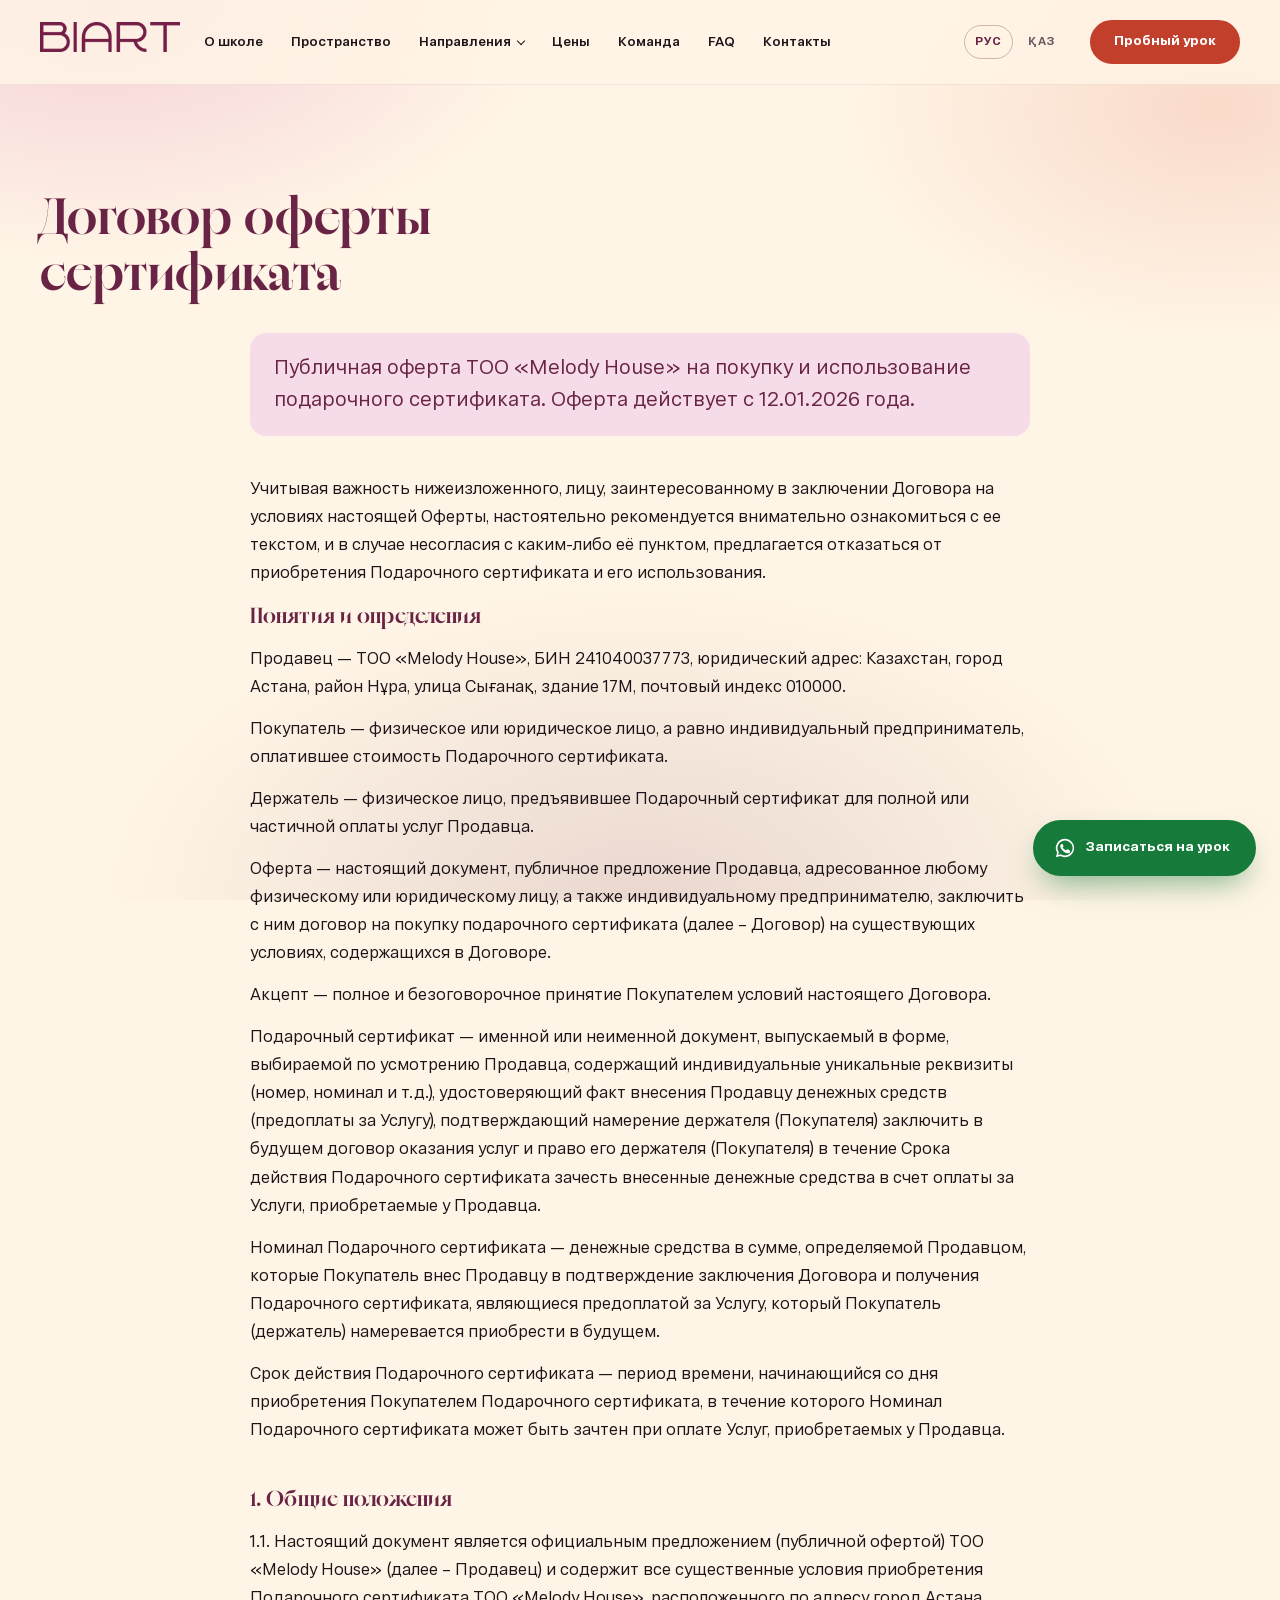
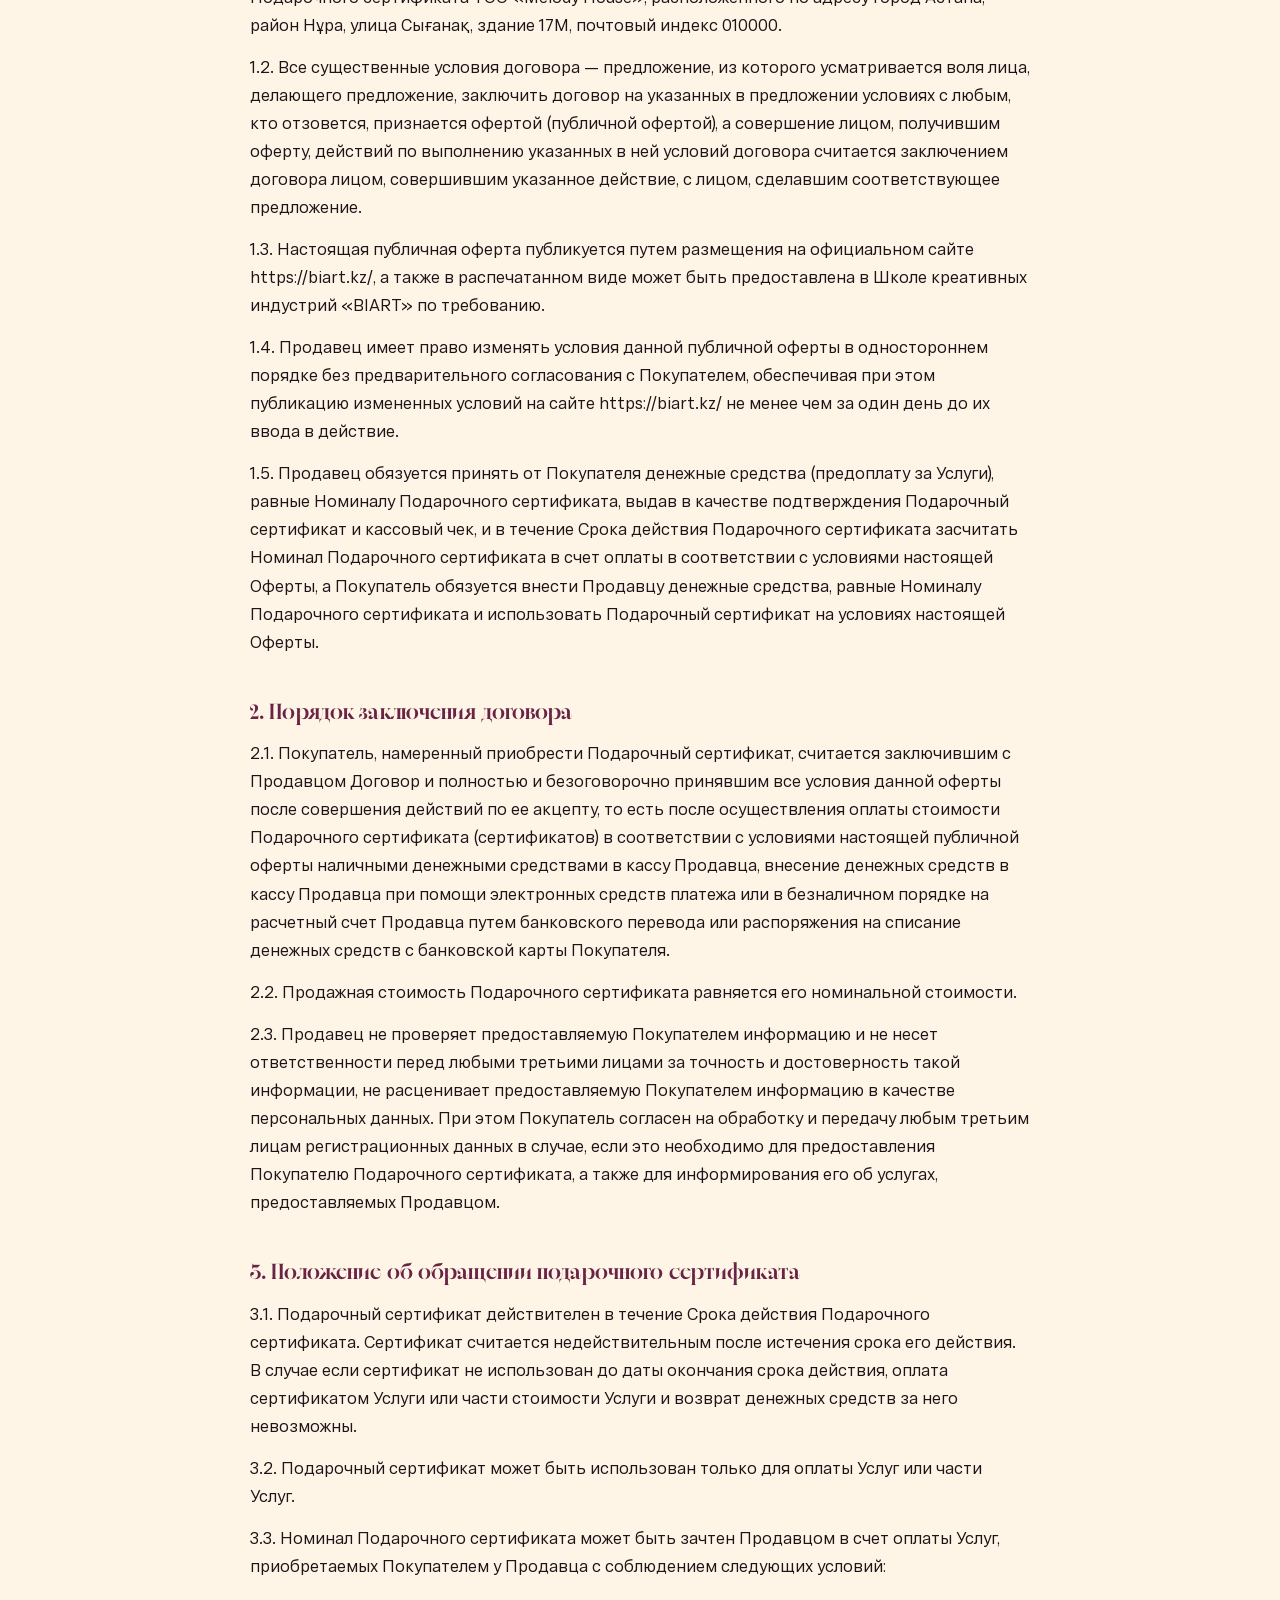
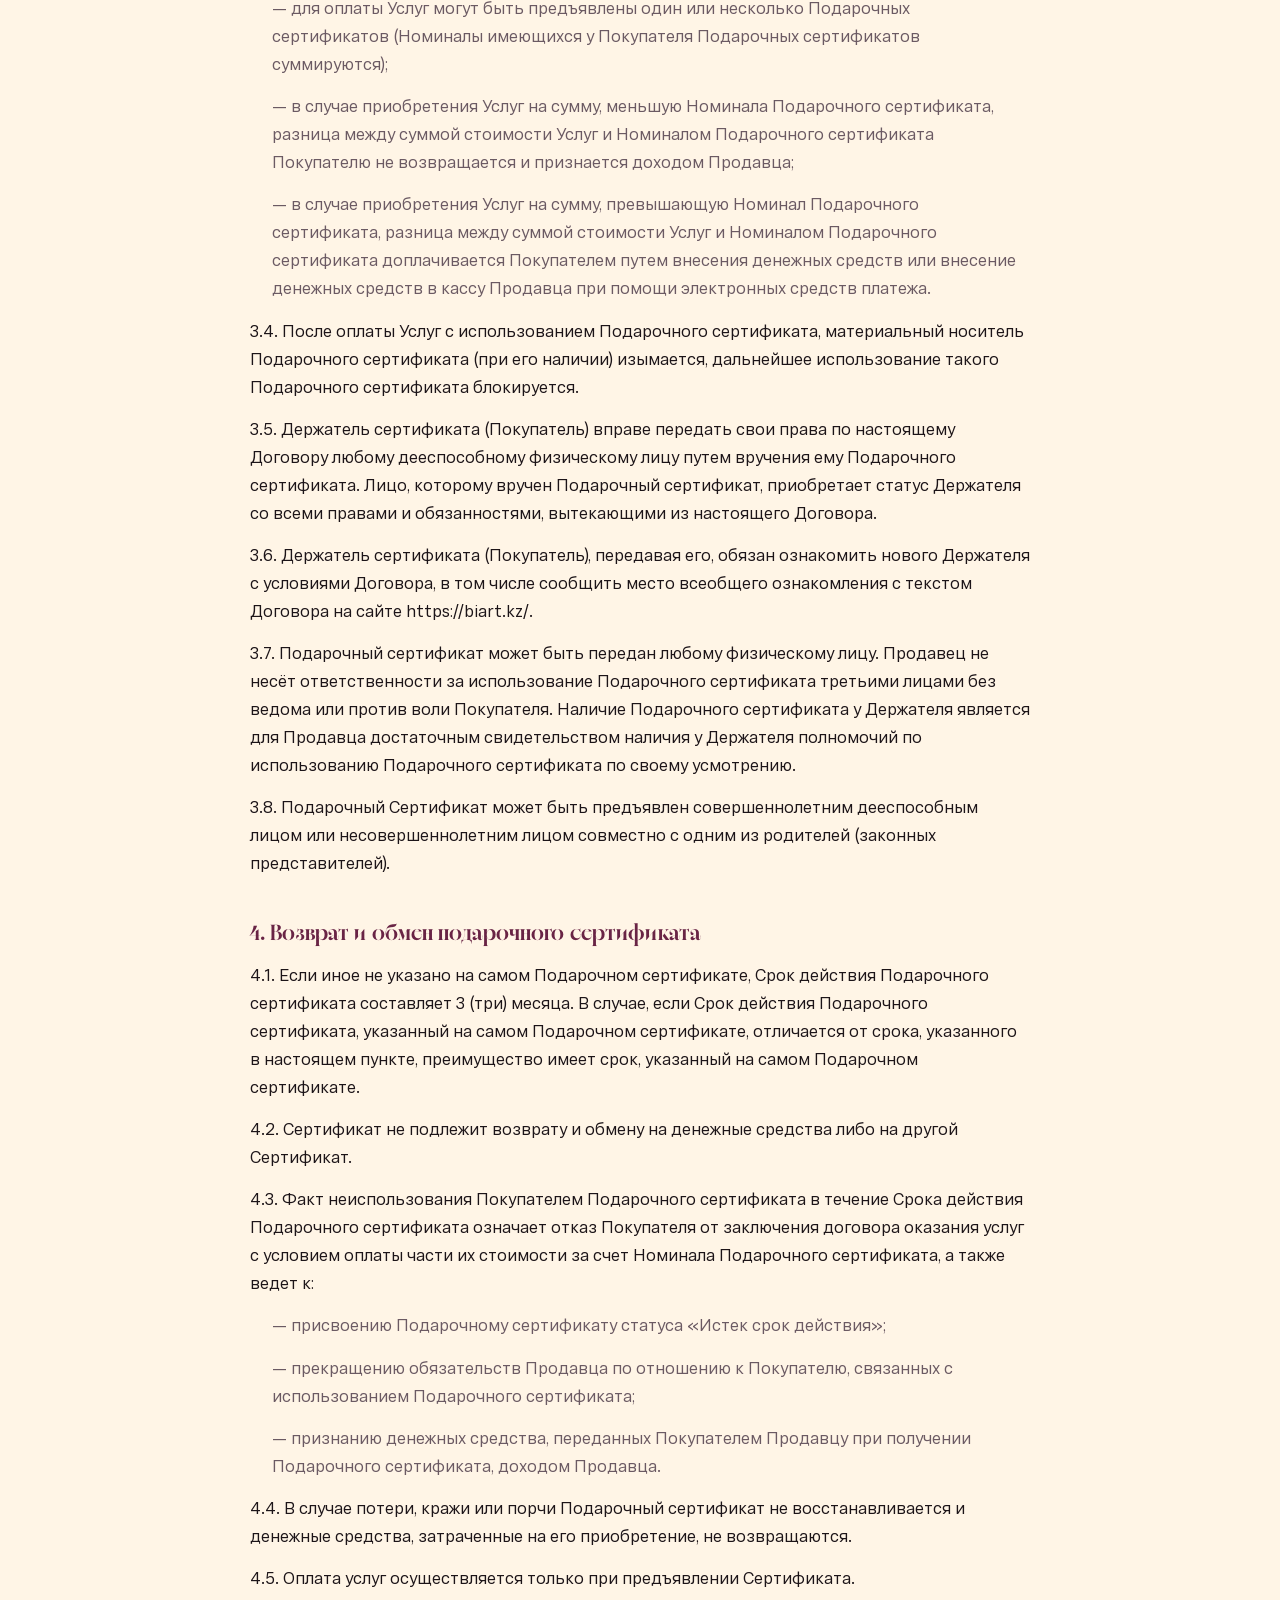
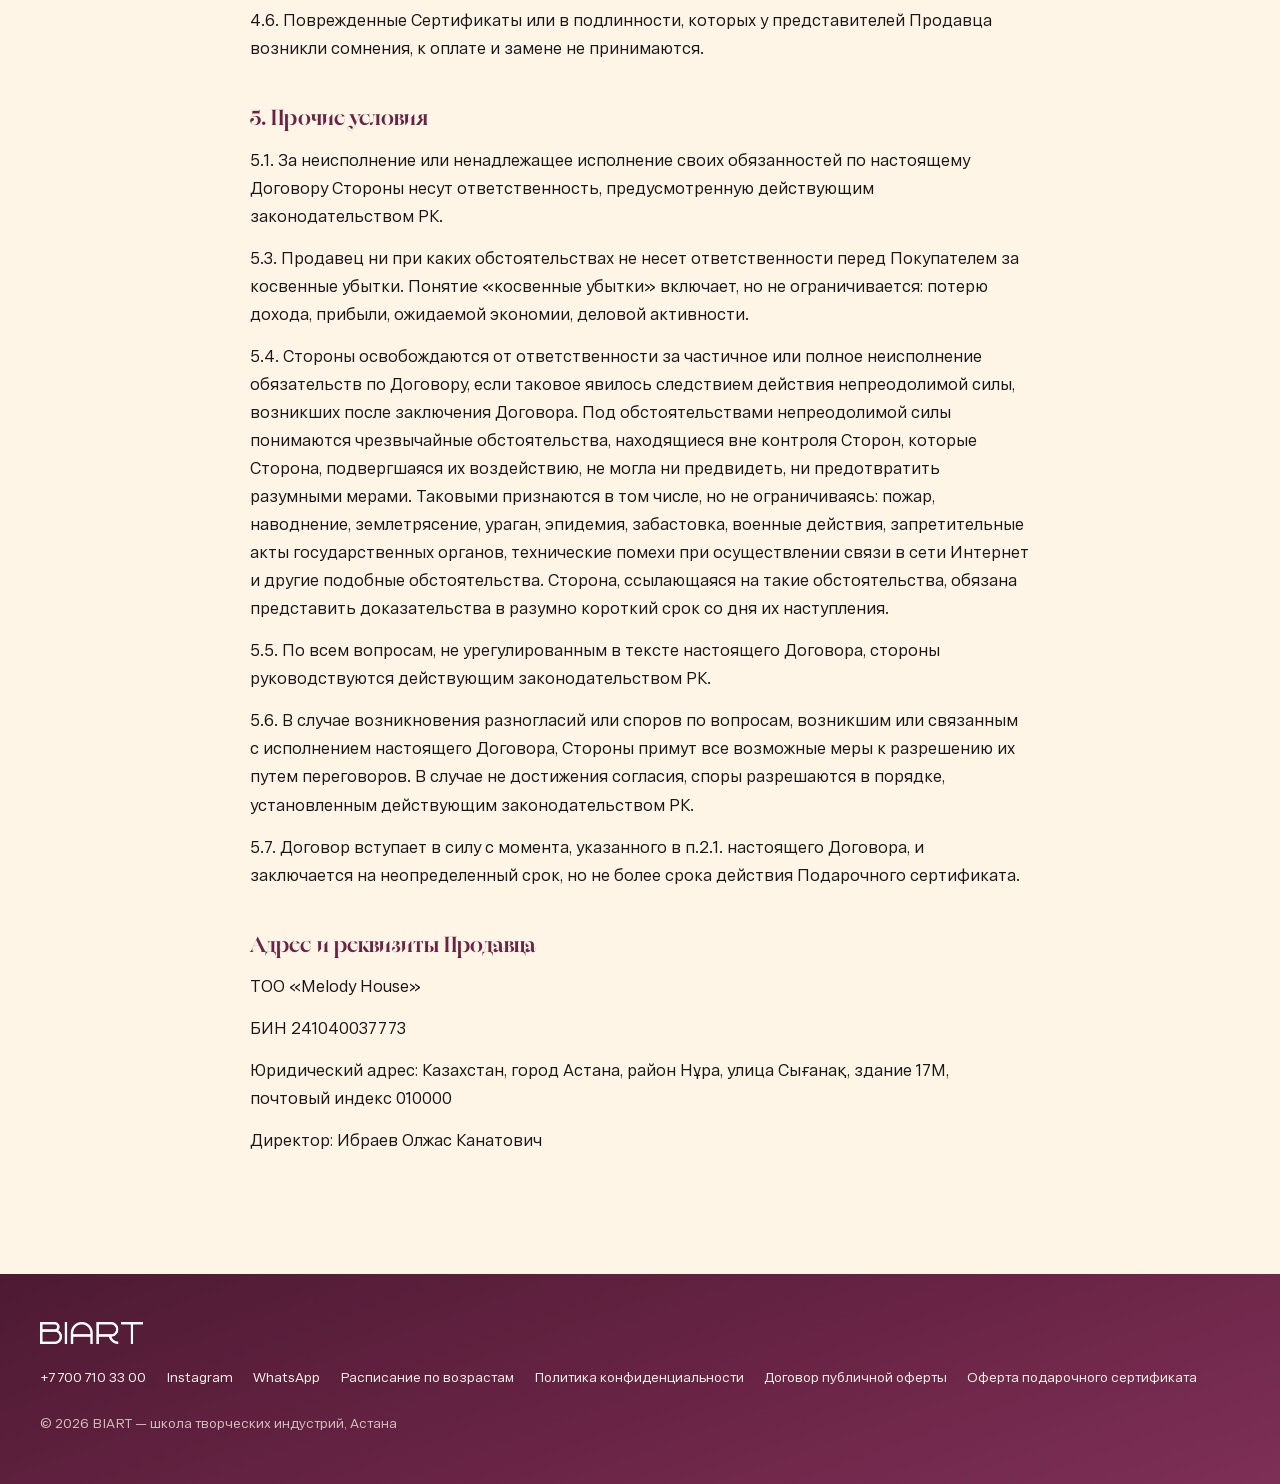
<file: dogovor-oferty-sertifikata/index.html>
<!DOCTYPE html>
<html lang="ru-RU">
<head>
	<meta charset="UTF-8" />
	<meta name="viewport" content="width=device-width, initial-scale=1" />
<meta name='robots' content='max-image-preview:large' />


<title>Договор оферты сертификата &#8212; BIART</title>


<meta name="theme-color" content="#692445">
<meta property="og:type" content="website">
<meta property="og:site_name" content="BIART">
<meta property="og:locale" content="ru_RU">
<meta property="og:title" content="Договор оферты сертификата — BIART">
<meta property="og:url" content="../dogovor-oferty-sertifikata/">
<meta property="og:image" content="../assets/img/og.jpg">
<meta property="og:image:width" content="1200">
<meta property="og:image:height" content="630">
<meta property="og:image:alt" content="Школа BIART в Астане">
<meta name="twitter:card" content="summary_large_image">
<link rel="icon" href="../assets/img/favicon.ico" sizes="any">
<link rel="icon" type="image/png" sizes="32x32" href="../assets/img/favicon-32.png">
<link rel="apple-touch-icon" sizes="180x180" href="../assets/img/apple-touch-icon.png">
<link rel="manifest" href="../assets/site.webmanifest">
<style id="wp-img-auto-sizes-contain-inline-css">
img:is([sizes=auto i],[sizes^="auto," i]){contain-intrinsic-size:3000px 1500px}
/*# sourceURL=wp-img-auto-sizes-contain-inline-css */
</style>
<style id="wp-block-paragraph-inline-css">
/**
 * SCSS Variables.
 *
 * Please use variables from this sheet to ensure consistency across the UI.
 * Don't add to this sheet unless you're pretty sure the value will be reused in many places.
 * For example, don't add rules to this sheet that affect block visuals. It's purely for UI.
 */
/**
 * Colors
 */
/**
 * Fonts & basic variables.
 */
/**
 * Typography
 */
/**
 * Grid System.
 * https://make.wordpress.org/design/2019/10/31/proposal-a-consistent-spacing-system-for-wordpress/
 */
/**
 * Radius scale.
 */
/**
 * Elevation scale.
 */
/**
 * Dimensions.
 */
/**
 * Mobile specific styles
 */
/**
 * Editor styles.
 */
/**
 * Block & Editor UI.
 */
/**
 * Block paddings.
 */
/**
 * React Native specific.
 * These variables do not appear to be used anywhere else.
 */
.is-small-text {
  font-size: 0.875em;
}

.is-regular-text {
  font-size: 1em;
}

.is-large-text {
  font-size: 2.25em;
}

.is-larger-text {
  font-size: 3em;
}

.has-drop-cap:not(:focus)::first-letter {
  float: left;
  font-size: 8.4em;
  line-height: 0.68;
  font-weight: 100;
  margin: 0.05em 0.1em 0 0;
  text-transform: uppercase;
  font-style: normal;
}

body.rtl .has-drop-cap:not(:focus)::first-letter {
  float: initial;
  margin-left: 0.1em;
}

p.has-drop-cap.has-background {
  overflow: hidden;
}

:root :where(p.has-background) {
  padding: 1.25em 2.375em;
}

:where(p.has-text-color:not(.has-link-color)) a {
  color: inherit;
}

p.has-text-align-right[style*="writing-mode:vertical-rl"],
p.has-text-align-left[style*="writing-mode:vertical-lr"] {
  rotate: 180deg;
}
/*# sourceURL=../wp-includes/blocks/paragraph/style.css */
</style>
<style id="wp-block-image-inline-css">
/**
 * Typography
 */
/**
 * SCSS Variables.
 *
 * Please use variables from this sheet to ensure consistency across the UI.
 * Don't add to this sheet unless you're pretty sure the value will be reused in many places.
 * For example, don't add rules to this sheet that affect block visuals. It's purely for UI.
 */
/**
 * Colors
 */
/**
 * Fonts & basic variables.
 */
/**
 * Typography
 */
/**
 * Grid System.
 * https://make.wordpress.org/design/2019/10/31/proposal-a-consistent-spacing-system-for-wordpress/
 */
/**
 * Radius scale.
 */
/**
 * Elevation scale.
 */
/**
 * Dimensions.
 */
/**
 * Mobile specific styles
 */
/**
 * Editor styles.
 */
/**
 * Block & Editor UI.
 */
/**
 * Block paddings.
 */
/**
 * React Native specific.
 * These variables do not appear to be used anywhere else.
 */
/**
 * Breakpoints & Media Queries
 */
/**
*  Converts a hex value into the rgb equivalent.
*
* @param {string} hex - the hexadecimal value to convert
* @return {string} comma separated rgb values
*/
/**
 * Long content fade mixin
 *
 * Creates a fading overlay to signify that the content is longer
 * than the space allows.
 */
/**
 * Breakpoint mixins
 */
/**
 * Focus styles.
 */
/**
 * Standard focus rings for the WordPress Design System.
 *
 * Apply `outset-ring__focus` inside the relevant pseudo-class at the call site,
 * e.g. `&:focus { @include outset-ring__focus(); }`.
 */
/**
 * Applies editor left position to the selector passed as argument
 */
/**
 * Styles that are reused verbatim in a few places
 */
/**
 * Allows users to opt-out of animations via OS-level preferences.
 */
/**
 * Reset default styles for JavaScript UI based pages.
 * This is a WP-admin agnostic reset
 */
/**
 * Reset the WP Admin page styles for Gutenberg-like pages.
 */
/**
 * Creates a checkerboard pattern background to indicate transparency.
 * @param {String} $size - The size of the squares in the checkerboard pattern. Default is 12px.
 */
.wp-block-image > a,
.wp-block-image > figure > a {
  display: inline-block;
}
.wp-block-image img {
  height: auto;
  max-width: 100%;
  vertical-align: bottom;
  box-sizing: border-box;
}
@media not (prefers-reduced-motion) {
  .wp-block-image img.hide {
    visibility: hidden;
  }
  .wp-block-image img.show {
    animation: show-content-image 0.4s;
  }
}
.wp-block-image[style*=border-radius] > a,
.wp-block-image[style*=border-radius] img {
  border-radius: inherit;
}
.wp-block-image.has-custom-border img {
  box-sizing: border-box;
}
.wp-block-image.aligncenter {
  text-align: center;
}
.wp-block-image.alignfull > a, .wp-block-image.alignwide > a {
  width: 100%;
}
.wp-block-image.alignfull img, .wp-block-image.alignwide img {
  height: auto;
  width: 100%;
}
.wp-block-image.alignleft, .wp-block-image.alignright, .wp-block-image.aligncenter,
.wp-block-image .alignleft,
.wp-block-image .alignright,
.wp-block-image .aligncenter {
  display: table;
}
.wp-block-image.alignleft > figcaption, .wp-block-image.alignright > figcaption, .wp-block-image.aligncenter > figcaption,
.wp-block-image .alignleft > figcaption,
.wp-block-image .alignright > figcaption,
.wp-block-image .aligncenter > figcaption {
  display: table-caption;
  caption-side: bottom;
}
.wp-block-image .alignleft {
  /*rtl:ignore*/
  float: left;
  /*rtl:ignore*/
  margin-left: 0;
  /*rtl:ignore*/
  margin-right: 1em;
  margin-top: 0.5em;
  margin-bottom: 0.5em;
}
.wp-block-image .alignright {
  /*rtl:ignore*/
  float: right;
  /*rtl:ignore*/
  margin-right: 0;
  /*rtl:ignore*/
  margin-left: 1em;
  margin-top: 0.5em;
  margin-bottom: 0.5em;
}
.wp-block-image .aligncenter {
  margin-left: auto;
  margin-right: auto;
}
.wp-block-image :where(figcaption) {
  margin-top: 0.5em;
  margin-bottom: 1em;
}
.wp-block-image.is-style-circle-mask img {
  border-radius: 9999px;
}
@supports ((-webkit-mask-image: none) or (mask-image: none)) or (-webkit-mask-image: none) {
  .wp-block-image.is-style-circle-mask img {
    -webkit-mask-image: url('data:image/svg+xml;utf8,<svg viewBox="0 0 100 100" xmlns="http://www.w3.org/2000/svg"><circle cx="50" cy="50" r="50"/></svg>');
            mask-image: url('data:image/svg+xml;utf8,<svg viewBox="0 0 100 100" xmlns="http://www.w3.org/2000/svg"><circle cx="50" cy="50" r="50"/></svg>');
    mask-mode: alpha;
    -webkit-mask-repeat: no-repeat;
            mask-repeat: no-repeat;
    -webkit-mask-size: contain;
            mask-size: contain;
    -webkit-mask-position: center;
            mask-position: center;
    border-radius: 0;
  }
}

:root :where(.wp-block-image.is-style-rounded img, .wp-block-image .is-style-rounded img) {
  border-radius: 9999px;
}

.wp-block-image figure {
  margin: 0;
}

.wp-lightbox-container {
  position: relative;
  display: flex;
  flex-direction: column;
}
.wp-lightbox-container img {
  cursor: zoom-in;
}
.wp-lightbox-container img:hover + button {
  opacity: 1;
}
.wp-lightbox-container button {
  opacity: 0;
  border: none;
  background-color: rgba(90, 90, 90, 0.25);
  backdrop-filter: blur(16px) saturate(180%);
  cursor: zoom-in;
  display: flex;
  justify-content: center;
  align-items: center;
  width: 20px;
  height: 20px;
  position: absolute;
  z-index: 100;
  top: 16px;
  right: 16px;
  text-align: center;
  padding: 0;
  border-radius: 4px;
}
@media not (prefers-reduced-motion) {
  .wp-lightbox-container button {
    transition: opacity 0.2s ease;
  }
}
.wp-lightbox-container button:focus-visible {
  outline: 3px auto rgba(90, 90, 90, 0.25);
  outline: 3px auto -webkit-focus-ring-color;
  outline-offset: 3px;
}
.wp-lightbox-container button:hover {
  cursor: pointer;
  opacity: 1;
}
.wp-lightbox-container button:focus {
  opacity: 1;
}
.wp-lightbox-container button:hover, .wp-lightbox-container button:focus, .wp-lightbox-container button:not(:hover):not(:active):not(.has-background) {
  background-color: rgba(90, 90, 90, 0.25);
  border: none;
}

.wp-lightbox-overlay {
  position: fixed;
  top: 0;
  left: 0;
  z-index: 100000;
  overflow: hidden;
  width: 100%;
  height: 100vh;
  box-sizing: border-box;
  visibility: hidden;
  cursor: zoom-out;
}
.wp-lightbox-overlay .wp-lightbox-close-button {
  font-family: inherit;
  position: absolute;
  top: calc(env(safe-area-inset-top) + 16px);
  right: calc(env(safe-area-inset-right) + 16px);
  padding: 0 4px;
  cursor: pointer;
  z-index: 5000000;
  min-width: 40px;
  min-height: 40px;
  display: flex;
  gap: 8px;
  align-items: center;
  justify-content: center;
  line-height: 1;
}
.wp-lightbox-overlay .wp-lightbox-close-button:hover, .wp-lightbox-overlay .wp-lightbox-close-button:focus, .wp-lightbox-overlay .wp-lightbox-close-button:not(:hover):not(:active):not(.has-background) {
  background: none;
  border: none;
}
.wp-lightbox-overlay .wp-lightbox-close-button:has(.wp-lightbox-close-text:not([hidden])) .wp-lightbox-close-icon svg {
  height: 1em;
  width: 1em;
}
.wp-lightbox-overlay .wp-lightbox-close-icon svg {
  display: block;
}
.wp-lightbox-overlay .wp-lightbox-navigation-button-prev,
.wp-lightbox-overlay .wp-lightbox-navigation-button-next {
  position: absolute;
  padding: 0 8px;
  z-index: 2000002;
  font-family: inherit;
  min-width: 40px;
  min-height: 40px;
  gap: 4px;
  display: flex;
  cursor: pointer;
  align-items: center;
  justify-content: center;
  bottom: 16px;
  line-height: 1;
}
.wp-lightbox-overlay .wp-lightbox-navigation-button-prev[hidden],
.wp-lightbox-overlay .wp-lightbox-navigation-button-next[hidden] {
  display: none;
}
@media (min-width: 960px) {
  .wp-lightbox-overlay .wp-lightbox-navigation-button-prev,
  .wp-lightbox-overlay .wp-lightbox-navigation-button-next {
    bottom: 50%;
    transform: translateY(-50%);
  }
}
.wp-lightbox-overlay .wp-lightbox-navigation-button-prev:hover, .wp-lightbox-overlay .wp-lightbox-navigation-button-prev:focus, .wp-lightbox-overlay .wp-lightbox-navigation-button-prev:not(:hover):not(:active):not(.has-background),
.wp-lightbox-overlay .wp-lightbox-navigation-button-next:hover,
.wp-lightbox-overlay .wp-lightbox-navigation-button-next:focus,
.wp-lightbox-overlay .wp-lightbox-navigation-button-next:not(:hover):not(:active):not(.has-background) {
  background: none;
  border: none;
  padding: 0 8px;
}
.wp-lightbox-overlay .wp-lightbox-navigation-button-prev:has(.wp-lightbox-navigation-text:not([hidden])) .wp-lightbox-navigation-icon svg,
.wp-lightbox-overlay .wp-lightbox-navigation-button-next:has(.wp-lightbox-navigation-text:not([hidden])) .wp-lightbox-navigation-icon svg {
  width: 1.5em;
  height: 1.5em;
  display: block;
}
.wp-lightbox-overlay .wp-lightbox-navigation-button-prev {
  left: calc(env(safe-area-inset-left) + 16px);
}
.wp-lightbox-overlay .wp-lightbox-navigation-button-next {
  right: calc(env(safe-area-inset-right) + 16px);
}
.wp-lightbox-overlay .wp-lightbox-navigation-icon svg {
  vertical-align: middle;
}
.wp-lightbox-overlay .lightbox-image-container {
  position: absolute;
  overflow: hidden;
  top: 50%;
  left: 50%;
  transform-origin: top left;
  transform: translate(-50%, -50%);
  width: var(--wp--lightbox-container-width);
  height: var(--wp--lightbox-container-height);
  z-index: 2000001;
}
.wp-lightbox-overlay .wp-block-image {
  position: relative;
  transform-origin: 0 0;
  display: flex;
  width: 100%;
  height: 100%;
  justify-content: center;
  align-items: center;
  box-sizing: border-box;
  z-index: 3000000;
  margin: 0;
}
.wp-lightbox-overlay .wp-block-image img {
  min-width: var(--wp--lightbox-image-width);
  min-height: var(--wp--lightbox-image-height);
  width: var(--wp--lightbox-image-width);
  height: var(--wp--lightbox-image-height);
}
.wp-lightbox-overlay .wp-block-image figcaption {
  display: none;
}
.wp-lightbox-overlay button {
  border: none;
  background: none;
}
.wp-lightbox-overlay .scrim {
  width: 100%;
  height: 100%;
  position: absolute;
  z-index: 2000000;
  background-color: rgb(255, 255, 255);
  opacity: 0.9;
}
.wp-lightbox-overlay.active {
  visibility: visible;
}
@media not (prefers-reduced-motion) {
  .wp-lightbox-overlay.active {
    animation: both turn-on-visibility 0.25s;
  }
}
@media not (prefers-reduced-motion) {
  .wp-lightbox-overlay.active img {
    animation: both turn-on-visibility 0.35s;
  }
}
@media not (prefers-reduced-motion) {
  .wp-lightbox-overlay.show-closing-animation:not(.active) {
    animation: both turn-off-visibility 0.35s;
  }
}
@media not (prefers-reduced-motion) {
  .wp-lightbox-overlay.show-closing-animation:not(.active) img {
    animation: both turn-off-visibility 0.25s;
  }
}
@media not (prefers-reduced-motion) {
  .wp-lightbox-overlay.zoom.active {
    opacity: 1;
    visibility: visible;
    animation: none;
  }
  .wp-lightbox-overlay.zoom.active .lightbox-image-container {
    animation: lightbox-zoom-in 0.4s;
  }
  .wp-lightbox-overlay.zoom.active .lightbox-image-container img {
    animation: none;
  }
  .wp-lightbox-overlay.zoom.active .scrim {
    animation: turn-on-visibility 0.4s forwards;
  }
  .wp-lightbox-overlay.zoom.show-closing-animation:not(.active) {
    animation: none;
  }
  .wp-lightbox-overlay.zoom.show-closing-animation:not(.active) .lightbox-image-container {
    animation: lightbox-zoom-out 0.4s;
  }
  .wp-lightbox-overlay.zoom.show-closing-animation:not(.active) .lightbox-image-container img {
    animation: none;
  }
  .wp-lightbox-overlay.zoom.show-closing-animation:not(.active) .scrim {
    animation: turn-off-visibility 0.4s forwards;
  }
}

@keyframes show-content-image {
  0% {
    visibility: hidden;
  }
  99% {
    visibility: hidden;
  }
  100% {
    visibility: visible;
  }
}
@keyframes turn-on-visibility {
  0% {
    opacity: 0;
  }
  100% {
    opacity: 1;
  }
}
@keyframes turn-off-visibility {
  0% {
    opacity: 1;
    visibility: visible;
  }
  99% {
    opacity: 0;
    visibility: visible;
  }
  100% {
    opacity: 0;
    visibility: hidden;
  }
}
@keyframes lightbox-zoom-in {
  0% {
    transform: translate(calc((-100vw + var(--wp--lightbox-scrollbar-width)) / 2 + var(--wp--lightbox-initial-left-position)), calc(-50vh + var(--wp--lightbox-initial-top-position))) scale(var(--wp--lightbox-scale));
  }
  100% {
    transform: translate(-50%, -50%) scale(1, 1);
  }
}
@keyframes lightbox-zoom-out {
  0% {
    visibility: visible;
    transform: translate(-50%, -50%) scale(1, 1);
  }
  99% {
    visibility: visible;
  }
  100% {
    visibility: hidden;
    transform: translate(calc((-100vw + var(--wp--lightbox-scrollbar-width)) / 2 + var(--wp--lightbox-initial-left-position)), calc(-50vh + var(--wp--lightbox-initial-top-position))) scale(var(--wp--lightbox-scale));
  }
}
/*# sourceURL=../wp-includes/blocks/image/style.css */
</style>
<style id="wp-block-image-theme-inline-css">
/**
 * Typography
 */
/**
 * SCSS Variables.
 *
 * Please use variables from this sheet to ensure consistency across the UI.
 * Don't add to this sheet unless you're pretty sure the value will be reused in many places.
 * For example, don't add rules to this sheet that affect block visuals. It's purely for UI.
 */
/**
 * Colors
 */
/**
 * Fonts & basic variables.
 */
/**
 * Typography
 */
/**
 * Grid System.
 * https://make.wordpress.org/design/2019/10/31/proposal-a-consistent-spacing-system-for-wordpress/
 */
/**
 * Radius scale.
 */
/**
 * Elevation scale.
 */
/**
 * Dimensions.
 */
/**
 * Mobile specific styles
 */
/**
 * Editor styles.
 */
/**
 * Block & Editor UI.
 */
/**
 * Block paddings.
 */
/**
 * React Native specific.
 * These variables do not appear to be used anywhere else.
 */
/**
 * Breakpoints & Media Queries
 */
/**
*  Converts a hex value into the rgb equivalent.
*
* @param {string} hex - the hexadecimal value to convert
* @return {string} comma separated rgb values
*/
/**
 * Long content fade mixin
 *
 * Creates a fading overlay to signify that the content is longer
 * than the space allows.
 */
/**
 * Breakpoint mixins
 */
/**
 * Focus styles.
 */
/**
 * Standard focus rings for the WordPress Design System.
 *
 * Apply `outset-ring__focus` inside the relevant pseudo-class at the call site,
 * e.g. `&:focus { @include outset-ring__focus(); }`.
 */
/**
 * Applies editor left position to the selector passed as argument
 */
/**
 * Styles that are reused verbatim in a few places
 */
/**
 * Allows users to opt-out of animations via OS-level preferences.
 */
/**
 * Reset default styles for JavaScript UI based pages.
 * This is a WP-admin agnostic reset
 */
/**
 * Reset the WP Admin page styles for Gutenberg-like pages.
 */
/**
 * Creates a checkerboard pattern background to indicate transparency.
 * @param {String} $size - The size of the squares in the checkerboard pattern. Default is 12px.
 */
:root :where(.wp-block-image figcaption) {
  color: #555;
  font-size: 13px;
  text-align: center;
}
.is-dark-theme :root :where(.wp-block-image figcaption) {
  color: rgba(255, 255, 255, 0.65);
}

.wp-block-image {
  margin: 0 0 1em 0;
}
/*# sourceURL=../wp-includes/blocks/image/theme.css */
</style>
<style id="wp-block-group-inline-css">
.wp-block-group {
  box-sizing: border-box;
}

:where(.wp-block-group.wp-block-group-is-layout-constrained) {
  position: relative;
}
/*# sourceURL=../wp-includes/blocks/group/style.css */
</style>
<style id="wp-block-group-theme-inline-css">
/**
 * SCSS Variables.
 *
 * Please use variables from this sheet to ensure consistency across the UI.
 * Don't add to this sheet unless you're pretty sure the value will be reused in many places.
 * For example, don't add rules to this sheet that affect block visuals. It's purely for UI.
 */
/**
 * Colors
 */
/**
 * Fonts & basic variables.
 */
/**
 * Typography
 */
/**
 * Grid System.
 * https://make.wordpress.org/design/2019/10/31/proposal-a-consistent-spacing-system-for-wordpress/
 */
/**
 * Radius scale.
 */
/**
 * Elevation scale.
 */
/**
 * Dimensions.
 */
/**
 * Mobile specific styles
 */
/**
 * Editor styles.
 */
/**
 * Block & Editor UI.
 */
/**
 * Block paddings.
 */
/**
 * React Native specific.
 * These variables do not appear to be used anywhere else.
 */
:where(.wp-block-group.has-background) {
  padding: 1.25em 2.375em;
}
/*# sourceURL=../wp-includes/blocks/group/theme.css */
</style>
<style id="wp-block-button-inline-css">
.wp-block-button__link {
  cursor: pointer;
  display: inline-block;
  text-align: center;
  word-break: break-word;
  box-sizing: border-box;
  height: 100%;
  align-content: center;
}
.wp-block-button__link.aligncenter {
  text-align: center;
}
.wp-block-button__link.alignright {
  /*rtl:ignore*/
  text-align: right;
}

:where(.wp-block-button__link) {
  box-shadow: none;
  text-decoration: none;
  border-radius: 9999px;
  padding: calc(0.667em + 2px) calc(1.333em + 2px);
}

.wp-block-button[style*=text-decoration] .wp-block-button__link {
  text-decoration: inherit;
}

.wp-block-buttons > .wp-block-button.has-custom-width {
  max-width: none;
}
.wp-block-buttons > .wp-block-button.has-custom-width .wp-block-button__link {
  width: 100%;
}
.wp-block-buttons > .wp-block-button.has-custom-font-size .wp-block-button__link {
  font-size: inherit;
}
.wp-block-buttons > .wp-block-button[class*=wp-block-button__width] {
  width: calc(var(--wp--block-button--width) * 1% - var(--wp--style--block-gap, 0.5em) * (1 - var(--wp--block-button--width) / 100));
}
.wp-block-buttons > .wp-block-button.wp-block-button__width-25 {
  width: calc(25% - var(--wp--style--block-gap, 0.5em) * 0.75);
}
.wp-block-buttons > .wp-block-button.wp-block-button__width-50 {
  width: calc(50% - var(--wp--style--block-gap, 0.5em) * 0.5);
}
.wp-block-buttons > .wp-block-button.wp-block-button__width-75 {
  width: calc(75% - var(--wp--style--block-gap, 0.5em) * 0.25);
}
.wp-block-buttons > .wp-block-button.wp-block-button__width-100 {
  width: 100%;
  flex-basis: 100%;
}

.wp-block-buttons.is-vertical > .wp-block-button[class*=wp-block-button__width] {
  width: calc(var(--wp--block-button--width) * 1%);
}
.wp-block-buttons.is-vertical > .wp-block-button.wp-block-button__width-25 {
  width: 25%;
}
.wp-block-buttons.is-vertical > .wp-block-button.wp-block-button__width-50 {
  width: 50%;
}
.wp-block-buttons.is-vertical > .wp-block-button.wp-block-button__width-75 {
  width: 75%;
}

.wp-block-button.is-style-squared,
.wp-block-button__link.wp-block-button.is-style-squared {
  border-radius: 0;
}

.wp-block-button.no-border-radius,
.wp-block-button__link.no-border-radius {
  border-radius: 0 !important;
}

:root :where(.wp-block-button.is-style-outline > .wp-block-button__link),
:root :where(.wp-block-button .wp-block-button__link.is-style-outline) {
  border: 2px solid currentColor;
  padding: 0.667em 1.333em;
}
:root :where(.wp-block-button.is-style-outline > .wp-block-button__link:not(.has-text-color)),
:root :where(.wp-block-button .wp-block-button__link.is-style-outline:not(.has-text-color)) {
  color: currentColor;
}
:root :where(.wp-block-button.is-style-outline > .wp-block-button__link:not(.has-background)),
:root :where(.wp-block-button .wp-block-button__link.is-style-outline:not(.has-background)) {
  background-color: transparent;
  background-image: none;
}
/*# sourceURL=../wp-includes/blocks/button/style.css */
</style>
<style id="wp-block-buttons-inline-css">
.wp-block-buttons {
  box-sizing: border-box;
}
.wp-block-buttons.is-vertical {
  flex-direction: column;
}
.wp-block-buttons.is-vertical > .wp-block-button:last-child {
  margin-bottom: 0;
}
.wp-block-buttons > .wp-block-button {
  display: inline-block;
  margin: 0;
}
.wp-block-buttons.is-content-justification-left {
  justify-content: flex-start;
}
.wp-block-buttons.is-content-justification-left.is-vertical {
  align-items: flex-start;
}
.wp-block-buttons.is-content-justification-center {
  justify-content: center;
}
.wp-block-buttons.is-content-justification-center.is-vertical {
  align-items: center;
}
.wp-block-buttons.is-content-justification-right {
  justify-content: flex-end;
}
.wp-block-buttons.is-content-justification-right.is-vertical {
  align-items: flex-end;
}
.wp-block-buttons.is-content-justification-space-between {
  justify-content: space-between;
}
.wp-block-buttons.aligncenter {
  text-align: center;
}
.wp-block-buttons {
  /* stylelint-disable @stylistic/indentation -- Disable the stylelint rule, otherwise this selector is ugly! */
}
.wp-block-buttons:not(.is-content-justification-space-between,
.is-content-justification-right,
.is-content-justification-left,
.is-content-justification-center) .wp-block-button.aligncenter {
  /* stylelint-enable @stylistic/indentation */
  margin-left: auto;
  margin-right: auto;
  width: 100%;
}
.wp-block-buttons[style*=text-decoration] .wp-block-button,
.wp-block-buttons[style*=text-decoration] .wp-block-button__link {
  text-decoration: inherit;
}
.wp-block-buttons.has-custom-font-size .wp-block-button__link {
  font-size: inherit;
}
.wp-block-buttons .wp-block-button__link {
  width: 100%;
}

.wp-block-button.aligncenter {
  text-align: center;
}
/*# sourceURL=../wp-includes/blocks/buttons/style.css */
</style>
<style id="wp-block-template-part-theme-inline-css">
/**
 * SCSS Variables.
 *
 * Please use variables from this sheet to ensure consistency across the UI.
 * Don't add to this sheet unless you're pretty sure the value will be reused in many places.
 * For example, don't add rules to this sheet that affect block visuals. It's purely for UI.
 */
/**
 * Colors
 */
/**
 * Fonts & basic variables.
 */
/**
 * Typography
 */
/**
 * Grid System.
 * https://make.wordpress.org/design/2019/10/31/proposal-a-consistent-spacing-system-for-wordpress/
 */
/**
 * Radius scale.
 */
/**
 * Elevation scale.
 */
/**
 * Dimensions.
 */
/**
 * Mobile specific styles
 */
/**
 * Editor styles.
 */
/**
 * Block & Editor UI.
 */
/**
 * Block paddings.
 */
/**
 * React Native specific.
 * These variables do not appear to be used anywhere else.
 */
:root :where(.wp-block-template-part.has-background) {
  padding: 1.25em 2.375em;
  margin-top: 0;
  margin-bottom: 0;
}
/*# sourceURL=../wp-includes/blocks/template-part/theme.css */
</style>
<style id="wp-block-post-title-inline-css">
.wp-block-post-title {
  word-break: break-word;
  box-sizing: border-box;
}
.wp-block-post-title :where(a) {
  display: inline-block;
  font-family: inherit;
  font-size: inherit;
  font-style: inherit;
  font-weight: inherit;
  letter-spacing: inherit;
  line-height: inherit;
  text-decoration: inherit;
}
/*# sourceURL=../wp-includes/blocks/post-title/style.css */
</style>
<style id="wp-block-heading-inline-css">
/**
 * SCSS Variables.
 *
 * Please use variables from this sheet to ensure consistency across the UI.
 * Don't add to this sheet unless you're pretty sure the value will be reused in many places.
 * For example, don't add rules to this sheet that affect block visuals. It's purely for UI.
 */
/**
 * Colors
 */
/**
 * Fonts & basic variables.
 */
/**
 * Typography
 */
/**
 * Grid System.
 * https://make.wordpress.org/design/2019/10/31/proposal-a-consistent-spacing-system-for-wordpress/
 */
/**
 * Radius scale.
 */
/**
 * Elevation scale.
 */
/**
 * Dimensions.
 */
/**
 * Mobile specific styles
 */
/**
 * Editor styles.
 */
/**
 * Block & Editor UI.
 */
/**
 * Block paddings.
 */
/**
 * React Native specific.
 * These variables do not appear to be used anywhere else.
 */
h1:where(.wp-block-heading).has-background,
h2:where(.wp-block-heading).has-background,
h3:where(.wp-block-heading).has-background,
h4:where(.wp-block-heading).has-background,
h5:where(.wp-block-heading).has-background,
h6:where(.wp-block-heading).has-background {
  padding: 1.25em 2.375em;
}
h1.has-text-align-right[style*=writing-mode]:where([style*=vertical-rl]), h1.has-text-align-left[style*=writing-mode]:where([style*=vertical-lr]),
h2.has-text-align-right[style*=writing-mode]:where([style*=vertical-rl]),
h2.has-text-align-left[style*=writing-mode]:where([style*=vertical-lr]),
h3.has-text-align-right[style*=writing-mode]:where([style*=vertical-rl]),
h3.has-text-align-left[style*=writing-mode]:where([style*=vertical-lr]),
h4.has-text-align-right[style*=writing-mode]:where([style*=vertical-rl]),
h4.has-text-align-left[style*=writing-mode]:where([style*=vertical-lr]),
h5.has-text-align-right[style*=writing-mode]:where([style*=vertical-rl]),
h5.has-text-align-left[style*=writing-mode]:where([style*=vertical-lr]),
h6.has-text-align-right[style*=writing-mode]:where([style*=vertical-rl]),
h6.has-text-align-left[style*=writing-mode]:where([style*=vertical-lr]) {
  rotate: 180deg;
}
/*# sourceURL=../wp-includes/blocks/heading/style.css */
</style>
<style id="wp-block-post-content-inline-css">
.wp-block-post-content {
  display: flow-root;
}
/*# sourceURL=../wp-includes/blocks/post-content/style.css */
</style>
<style id="wp-block-library-inline-css">
/**
 * Colors
 */
/**
 * Typography
 */
/**
 * SCSS Variables.
 *
 * Please use variables from this sheet to ensure consistency across the UI.
 * Don't add to this sheet unless you're pretty sure the value will be reused in many places.
 * For example, don't add rules to this sheet that affect block visuals. It's purely for UI.
 */
/**
 * Fonts & basic variables.
 */
/**
 * Typography
 */
/**
 * Grid System.
 * https://make.wordpress.org/design/2019/10/31/proposal-a-consistent-spacing-system-for-wordpress/
 */
/**
 * Radius scale.
 */
/**
 * Elevation scale.
 */
/**
 * Dimensions.
 */
/**
 * Mobile specific styles
 */
/**
 * Editor styles.
 */
/**
 * Block & Editor UI.
 */
/**
 * Block paddings.
 */
/**
 * React Native specific.
 * These variables do not appear to be used anywhere else.
 */
/**
 * Breakpoints & Media Queries
 */
/**
*  Converts a hex value into the rgb equivalent.
*
* @param {string} hex - the hexadecimal value to convert
* @return {string} comma separated rgb values
*/
/**
 * Long content fade mixin
 *
 * Creates a fading overlay to signify that the content is longer
 * than the space allows.
 */
/**
 * Breakpoint mixins
 */
/**
 * Focus styles.
 */
/**
 * Standard focus rings for the WordPress Design System.
 *
 * Apply `outset-ring__focus` inside the relevant pseudo-class at the call site,
 * e.g. `&:focus { @include outset-ring__focus(); }`.
 */
/**
 * Applies editor left position to the selector passed as argument
 */
/**
 * Styles that are reused verbatim in a few places
 */
/**
 * Allows users to opt-out of animations via OS-level preferences.
 */
/**
 * Reset default styles for JavaScript UI based pages.
 * This is a WP-admin agnostic reset
 */
/**
 * Reset the WP Admin page styles for Gutenberg-like pages.
 */
/**
 * Creates a checkerboard pattern background to indicate transparency.
 * @param {String} $size - The size of the squares in the checkerboard pattern. Default is 12px.
 */
:root {
  --wp-block-synced-color: #7a00df;
  --wp-block-synced-color--rgb: 122, 0, 223;
  --wp-bound-block-color: var(--wp-block-synced-color);
  --wp-editor-canvas-background: #ddd;
  --wp-admin-theme-color: #007cba;
  --wp-admin-theme-color--rgb: 0, 124, 186;
  --wp-admin-theme-color-darker-10: rgb(0, 107, 160.5);
  --wp-admin-theme-color-darker-10--rgb: 0, 107, 160.5;
  --wp-admin-theme-color-darker-20: #005a87;
  --wp-admin-theme-color-darker-20--rgb: 0, 90, 135;
  --wp-admin-border-width-focus: 2px;
}
@media (min-resolution: 192dpi) {
  :root {
    --wp-admin-border-width-focus: 1.5px;
  }
}

/**
 * Element styles.
 */
.wp-element-button {
  cursor: pointer;
}

:root .has-very-light-gray-background-color {
  background-color: #eee;
}
:root .has-very-dark-gray-background-color {
  background-color: #313131;
}
:root .has-very-light-gray-color {
  color: #eee;
}
:root .has-very-dark-gray-color {
  color: #313131;
}
:root {
  /* stylelint-disable @stylistic/function-comma-space-after -- We can not use spacing because of WP multi site kses rule. */
}
:root .has-vivid-green-cyan-to-vivid-cyan-blue-gradient-background {
  background: linear-gradient(135deg, rgb(0, 208, 132) 0%, rgb(6, 147, 227) 100%);
}
:root .has-purple-crush-gradient-background {
  background: linear-gradient(135deg, rgb(52, 226, 228) 0%, rgb(71, 33, 251) 50%, rgb(171, 29, 254) 100%);
}
:root .has-hazy-dawn-gradient-background {
  background: linear-gradient(135deg, rgb(250, 172, 168) 0%, rgb(218, 208, 236) 100%);
}
:root .has-subdued-olive-gradient-background {
  background: linear-gradient(135deg, rgb(250, 250, 225) 0%, rgb(103, 166, 113) 100%);
}
:root .has-atomic-cream-gradient-background {
  background: linear-gradient(135deg, rgb(253, 215, 154) 0%, rgb(0, 74, 89) 100%);
}
:root .has-nightshade-gradient-background {
  background: linear-gradient(135deg, rgb(51, 9, 104) 0%, rgb(49, 205, 207) 100%);
}
:root .has-midnight-gradient-background {
  background: linear-gradient(135deg, rgb(2, 3, 129) 0%, rgb(40, 116, 252) 100%);
}
:root {
  /* stylelint-enable @stylistic/function-comma-space-after */
  --wp--preset--font-size--normal: 16px;
  --wp--preset--font-size--huge: 42px;
}

.has-regular-font-size {
  font-size: 1em;
}

.has-larger-font-size {
  font-size: 2.625em;
}

.has-normal-font-size {
  font-size: var(--wp--preset--font-size--normal);
}

.has-huge-font-size {
  font-size: var(--wp--preset--font-size--huge);
}

:root .has-text-align-center {
  text-align: center;
}

:root .has-text-align-left {
  /*rtl:ignore*/
  text-align: left;
}

:root .has-text-align-right {
  /*rtl:ignore*/
  text-align: right;
}

.has-fit-text {
  white-space: nowrap !important;
}

#end-resizable-editor-section {
  display: none;
}

.aligncenter {
  clear: both;
}

.items-justified-left {
  justify-content: flex-start;
}

.items-justified-center {
  justify-content: center;
}

.items-justified-right {
  justify-content: flex-end;
}

.items-justified-space-between {
  justify-content: space-between;
}

.screen-reader-text {
  border: 0;
  clip-path: inset(50%);
  height: 1px;
  margin: -1px;
  overflow: hidden;
  padding: 0;
  position: absolute;
  width: 1px;
  word-wrap: normal !important;
  word-break: normal !important;
}

.screen-reader-text:focus {
  background-color: #ddd;
  clip-path: none;
  color: #444;
  display: block;
  font-size: 1em;
  height: auto;
  left: 5px;
  line-height: normal;
  padding: 15px 23px 14px;
  text-decoration: none;
  top: 5px;
  width: auto;
  z-index: 100000;
}

/**
 * The following provide a simple means of applying a default border style when
 * a user first makes a selection in the border block support panel.
 * This prevents issues such as where the user could set a border width
 * and see no border due there being no border style set.
 *
 * This is intended to be removed once intelligent defaults can be set while
 * making border selections via the block support.
 *
 * See: https://github.com/WordPress/gutenberg/pull/33743
 */
html :where(.has-border-color) {
  border-style: solid;
}

html :where([style^=border-color],
[style*=";border-color"],
[style*="; border-color"]) {
  border-style: solid;
}

html :where([style^=border-top-color],
[style*=";border-top-color"],
[style*="; border-top-color"]) {
  border-top-style: solid;
}

html :where([style^=border-right-color],
[style*=";border-right-color"],
[style*="; border-right-color"]) {
  /*rtl:ignore*/
  border-right-style: solid;
}

html :where([style^=border-bottom-color],
[style*=";border-bottom-color"],
[style*="; border-bottom-color"]) {
  border-bottom-style: solid;
}

html :where([style^=border-left-color],
[style*=";border-left-color"],
[style*="; border-left-color"]) {
  /*rtl:ignore*/
  border-left-style: solid;
}

html :where([style^=border-width],
[style*=";border-width"],
[style*="; border-width"]) {
  border-style: solid;
}

html :where([style^=border-top-width],
[style*=";border-top-width"],
[style*="; border-top-width"]) {
  border-top-style: solid;
}

html :where([style^=border-right-width],
[style*=";border-right-width"],
[style*="; border-right-width"]) {
  /*rtl:ignore*/
  border-right-style: solid;
}

html :where([style^=border-bottom-width],
[style*=";border-bottom-width"],
[style*="; border-bottom-width"]) {
  border-bottom-style: solid;
}

html :where([style^=border-left-width],
[style*=";border-left-width"],
[style*="; border-left-width"]) {
  /*rtl:ignore*/
  border-left-style: solid;
}

/**
 * Provide baseline responsiveness for images.
 */
html :where(img[class*=wp-image-]) {
  height: auto;
  max-width: 100%;
}

/**
 * Reset user agent styles for figure element margins.
 */
:where(figure) {
  margin: 0 0 1em 0;
}

html :where(.is-position-sticky) {
  --wp-admin--admin-bar--position-offset: var(--wp-admin--admin-bar--height, 0px);
}

@media screen and (max-width: 600px) {
  html :where(.is-position-sticky) {
    --wp-admin--admin-bar--position-offset: 0px;
  }
}
/*# sourceURL=/wp-includes/css/dist/block-library/common.css */
</style>
<style id="global-styles-inline-css">
:root{--wp--preset--aspect-ratio--square: 1;--wp--preset--aspect-ratio--4-3: 4/3;--wp--preset--aspect-ratio--3-4: 3/4;--wp--preset--aspect-ratio--3-2: 3/2;--wp--preset--aspect-ratio--2-3: 2/3;--wp--preset--aspect-ratio--16-9: 16/9;--wp--preset--aspect-ratio--9-16: 9/16;--wp--preset--color--black: #000000;--wp--preset--color--cyan-bluish-gray: #abb8c3;--wp--preset--color--white: #ffffff;--wp--preset--color--pale-pink: #f78da7;--wp--preset--color--vivid-red: #cf2e2e;--wp--preset--color--luminous-vivid-orange: #ff6900;--wp--preset--color--luminous-vivid-amber: #fcb900;--wp--preset--color--light-green-cyan: #7bdcb5;--wp--preset--color--vivid-green-cyan: #00d084;--wp--preset--color--pale-cyan-blue: #8ed1fc;--wp--preset--color--vivid-cyan-blue: #0693e3;--wp--preset--color--vivid-purple: #9b51e0;--wp--preset--color--bordeaux: #692445;--wp--preset--color--vermilion: #db4d37;--wp--preset--color--pink: #e8a3c7;--wp--preset--color--cream: #fff5e6;--wp--preset--color--gray: #f2f2f2;--wp--preset--gradient--vivid-cyan-blue-to-vivid-purple: linear-gradient(135deg,rgb(6,147,227) 0%,rgb(155,81,224) 100%);--wp--preset--gradient--light-green-cyan-to-vivid-green-cyan: linear-gradient(135deg,rgb(122,220,180) 0%,rgb(0,208,130) 100%);--wp--preset--gradient--luminous-vivid-amber-to-luminous-vivid-orange: linear-gradient(135deg,rgb(252,185,0) 0%,rgb(255,105,0) 100%);--wp--preset--gradient--luminous-vivid-orange-to-vivid-red: linear-gradient(135deg,rgb(255,105,0) 0%,rgb(207,46,46) 100%);--wp--preset--gradient--very-light-gray-to-cyan-bluish-gray: linear-gradient(135deg,rgb(238,238,238) 0%,rgb(169,184,195) 100%);--wp--preset--gradient--cool-to-warm-spectrum: linear-gradient(135deg,rgb(74,234,220) 0%,rgb(151,120,209) 20%,rgb(207,42,186) 40%,rgb(238,44,130) 60%,rgb(251,105,98) 80%,rgb(254,248,76) 100%);--wp--preset--gradient--blush-light-purple: linear-gradient(135deg,rgb(255,206,236) 0%,rgb(152,150,240) 100%);--wp--preset--gradient--blush-bordeaux: linear-gradient(135deg,rgb(254,205,165) 0%,rgb(254,45,45) 50%,rgb(107,0,62) 100%);--wp--preset--gradient--luminous-dusk: linear-gradient(135deg,rgb(255,203,112) 0%,rgb(199,81,192) 50%,rgb(65,88,208) 100%);--wp--preset--gradient--pale-ocean: linear-gradient(135deg,rgb(255,245,203) 0%,rgb(182,227,212) 50%,rgb(51,167,181) 100%);--wp--preset--gradient--electric-grass: linear-gradient(135deg,rgb(202,248,128) 0%,rgb(113,206,126) 100%);--wp--preset--gradient--midnight: linear-gradient(135deg,rgb(2,3,129) 0%,rgb(40,116,252) 100%);--wp--preset--font-size--small: var(--fs-small);--wp--preset--font-size--medium: var(--fs-body);--wp--preset--font-size--large: var(--fs-h3);--wp--preset--font-size--x-large: var(--fs-h2);--wp--preset--font-size--huge: var(--fs-h1);--wp--preset--font-family--display: "CoFo Raffine", "Playfair Display", "Times New Roman", serif;--wp--preset--font-family--body: "Adapter", "Manrope", "Segoe UI", Arial, sans-serif;--wp--preset--spacing--20: 0.44rem;--wp--preset--spacing--30: 0.67rem;--wp--preset--spacing--40: 1rem;--wp--preset--spacing--50: 1.5rem;--wp--preset--spacing--60: 2.25rem;--wp--preset--spacing--70: 3.38rem;--wp--preset--spacing--80: 5.06rem;--wp--preset--shadow--natural: 6px 6px 9px rgba(0, 0, 0, 0.2);--wp--preset--shadow--deep: 12px 12px 50px rgba(0, 0, 0, 0.4);--wp--preset--shadow--sharp: 6px 6px 0px rgba(0, 0, 0, 0.2);--wp--preset--shadow--outlined: 6px 6px 0px -3px rgb(255, 255, 255), 6px 6px rgb(0, 0, 0);--wp--preset--shadow--crisp: 6px 6px 0px rgb(0, 0, 0);}.wp-block-button{--wp--preset--dimension--25: 25%;--wp--preset--dimension--50: 50%;--wp--preset--dimension--75: 75%;--wp--preset--dimension--100: 100%;}:root { --wp--style--global--content-size: 1200px;--wp--style--global--wide-size: 1400px; }:where(body) { margin: 0; }.wp-site-blocks > .alignleft { float: left; margin-right: 2em; }.wp-site-blocks > .alignright { float: right; margin-left: 2em; }.wp-site-blocks > .aligncenter { justify-content: center; margin-left: auto; margin-right: auto; }:where(.wp-site-blocks) > * { margin-block-start: 0; margin-block-end: 0; }:where(.wp-site-blocks) > :first-child { margin-block-start: 0; }:where(.wp-site-blocks) > :last-child { margin-block-end: 0; }:root { --wp--style--block-gap: 0; }:root :where(.is-layout-flow) > :first-child{margin-block-start: 0;}:root :where(.is-layout-flow) > :last-child{margin-block-end: 0;}:root :where(.is-layout-flow) > *{margin-block-start: 0;margin-block-end: 0;}:root :where(.is-layout-constrained) > :first-child{margin-block-start: 0;}:root :where(.is-layout-constrained) > :last-child{margin-block-end: 0;}:root :where(.is-layout-constrained) > *{margin-block-start: 0;margin-block-end: 0;}:root :where(.is-layout-flex){gap: 0;}:root :where(.is-layout-grid){gap: 0;}.is-layout-flow > .alignleft{float: left;margin-inline-start: 0;margin-inline-end: 2em;}.is-layout-flow > .alignright{float: right;margin-inline-start: 2em;margin-inline-end: 0;}.is-layout-flow > .aligncenter{margin-left: auto !important;margin-right: auto !important;}.is-layout-constrained > .alignleft{float: left;margin-inline-start: 0;margin-inline-end: 2em;}.is-layout-constrained > .alignright{float: right;margin-inline-start: 2em;margin-inline-end: 0;}.is-layout-constrained > .aligncenter{margin-left: auto !important;margin-right: auto !important;}.is-layout-constrained > :where(:not(.alignleft):not(.alignright):not(.alignfull)){max-width: var(--wp--style--global--content-size);margin-left: auto !important;margin-right: auto !important;}.is-layout-constrained > .alignwide{max-width: var(--wp--style--global--wide-size);}body .is-layout-flex{display: flex;}.is-layout-flex{flex-wrap: wrap;align-items: center;}.is-layout-flex > :is(*, div){margin: 0;}body .is-layout-grid{display: grid;}.is-layout-grid > :is(*, div){margin: 0;}body{background-color: var(--wp--preset--color--cream);color: var(--c-ink);font-family: var(--wp--preset--font-family--body);font-size: var(--wp--preset--font-size--medium);line-height: 1.55;padding-top: 0px;padding-right: 0px;padding-bottom: 0px;padding-left: 0px;}a:where(:not(.wp-element-button)){color: var(--wp--preset--color--bordeaux);}h1{color: var(--wp--preset--color--bordeaux);font-family: var(--wp--preset--font-family--display);font-weight: 700;letter-spacing: .005em;line-height: 1.02;}h2{color: var(--wp--preset--color--bordeaux);font-family: var(--wp--preset--font-family--display);font-weight: 700;letter-spacing: .005em;line-height: 1.02;}h3{color: var(--wp--preset--color--bordeaux);font-family: var(--wp--preset--font-family--body);font-weight: 700;letter-spacing: -0.01em;line-height: 1.2;}h4{color: var(--wp--preset--color--bordeaux);font-family: var(--wp--preset--font-family--body);font-weight: 700;letter-spacing: -0.01em;line-height: 1.2;}h5{color: var(--wp--preset--color--bordeaux);font-family: var(--wp--preset--font-family--body);font-weight: 700;letter-spacing: -0.01em;line-height: 1.2;}h6{color: var(--wp--preset--color--bordeaux);font-family: var(--wp--preset--font-family--body);font-weight: 700;letter-spacing: -0.01em;line-height: 1.2;}:root :where(.wp-element-button, .wp-block-button__link){background-color: var(--wp--preset--color--vermilion);border-radius: var(--radius-pill);border-width: 0;color: var(--wp--preset--color--white);font-family: inherit;font-size: inherit;font-style: inherit;font-weight: inherit;letter-spacing: inherit;line-height: inherit;padding-top: calc(0.667em + 2px);padding-right: calc(1.333em + 2px);padding-bottom: calc(0.667em + 2px);padding-left: calc(1.333em + 2px);text-decoration: none;text-transform: inherit;}.has-black-color{color: var(--wp--preset--color--black) !important;}.has-cyan-bluish-gray-color{color: var(--wp--preset--color--cyan-bluish-gray) !important;}.has-white-color{color: var(--wp--preset--color--white) !important;}.has-pale-pink-color{color: var(--wp--preset--color--pale-pink) !important;}.has-vivid-red-color{color: var(--wp--preset--color--vivid-red) !important;}.has-luminous-vivid-orange-color{color: var(--wp--preset--color--luminous-vivid-orange) !important;}.has-luminous-vivid-amber-color{color: var(--wp--preset--color--luminous-vivid-amber) !important;}.has-light-green-cyan-color{color: var(--wp--preset--color--light-green-cyan) !important;}.has-vivid-green-cyan-color{color: var(--wp--preset--color--vivid-green-cyan) !important;}.has-pale-cyan-blue-color{color: var(--wp--preset--color--pale-cyan-blue) !important;}.has-vivid-cyan-blue-color{color: var(--wp--preset--color--vivid-cyan-blue) !important;}.has-vivid-purple-color{color: var(--wp--preset--color--vivid-purple) !important;}.has-bordeaux-color{color: var(--wp--preset--color--bordeaux) !important;}.has-vermilion-color{color: var(--wp--preset--color--vermilion) !important;}.has-pink-color{color: var(--wp--preset--color--pink) !important;}.has-cream-color{color: var(--wp--preset--color--cream) !important;}.has-gray-color{color: var(--wp--preset--color--gray) !important;}.has-black-background-color{background-color: var(--wp--preset--color--black) !important;}.has-cyan-bluish-gray-background-color{background-color: var(--wp--preset--color--cyan-bluish-gray) !important;}.has-white-background-color{background-color: var(--wp--preset--color--white) !important;}.has-pale-pink-background-color{background-color: var(--wp--preset--color--pale-pink) !important;}.has-vivid-red-background-color{background-color: var(--wp--preset--color--vivid-red) !important;}.has-luminous-vivid-orange-background-color{background-color: var(--wp--preset--color--luminous-vivid-orange) !important;}.has-luminous-vivid-amber-background-color{background-color: var(--wp--preset--color--luminous-vivid-amber) !important;}.has-light-green-cyan-background-color{background-color: var(--wp--preset--color--light-green-cyan) !important;}.has-vivid-green-cyan-background-color{background-color: var(--wp--preset--color--vivid-green-cyan) !important;}.has-pale-cyan-blue-background-color{background-color: var(--wp--preset--color--pale-cyan-blue) !important;}.has-vivid-cyan-blue-background-color{background-color: var(--wp--preset--color--vivid-cyan-blue) !important;}.has-vivid-purple-background-color{background-color: var(--wp--preset--color--vivid-purple) !important;}.has-bordeaux-background-color{background-color: var(--wp--preset--color--bordeaux) !important;}.has-vermilion-background-color{background-color: var(--wp--preset--color--vermilion) !important;}.has-pink-background-color{background-color: var(--wp--preset--color--pink) !important;}.has-cream-background-color{background-color: var(--wp--preset--color--cream) !important;}.has-gray-background-color{background-color: var(--wp--preset--color--gray) !important;}.has-black-border-color{border-color: var(--wp--preset--color--black) !important;}.has-cyan-bluish-gray-border-color{border-color: var(--wp--preset--color--cyan-bluish-gray) !important;}.has-white-border-color{border-color: var(--wp--preset--color--white) !important;}.has-pale-pink-border-color{border-color: var(--wp--preset--color--pale-pink) !important;}.has-vivid-red-border-color{border-color: var(--wp--preset--color--vivid-red) !important;}.has-luminous-vivid-orange-border-color{border-color: var(--wp--preset--color--luminous-vivid-orange) !important;}.has-luminous-vivid-amber-border-color{border-color: var(--wp--preset--color--luminous-vivid-amber) !important;}.has-light-green-cyan-border-color{border-color: var(--wp--preset--color--light-green-cyan) !important;}.has-vivid-green-cyan-border-color{border-color: var(--wp--preset--color--vivid-green-cyan) !important;}.has-pale-cyan-blue-border-color{border-color: var(--wp--preset--color--pale-cyan-blue) !important;}.has-vivid-cyan-blue-border-color{border-color: var(--wp--preset--color--vivid-cyan-blue) !important;}.has-vivid-purple-border-color{border-color: var(--wp--preset--color--vivid-purple) !important;}.has-bordeaux-border-color{border-color: var(--wp--preset--color--bordeaux) !important;}.has-vermilion-border-color{border-color: var(--wp--preset--color--vermilion) !important;}.has-pink-border-color{border-color: var(--wp--preset--color--pink) !important;}.has-cream-border-color{border-color: var(--wp--preset--color--cream) !important;}.has-gray-border-color{border-color: var(--wp--preset--color--gray) !important;}.has-vivid-cyan-blue-to-vivid-purple-gradient-background{background: var(--wp--preset--gradient--vivid-cyan-blue-to-vivid-purple) !important;}.has-light-green-cyan-to-vivid-green-cyan-gradient-background{background: var(--wp--preset--gradient--light-green-cyan-to-vivid-green-cyan) !important;}.has-luminous-vivid-amber-to-luminous-vivid-orange-gradient-background{background: var(--wp--preset--gradient--luminous-vivid-amber-to-luminous-vivid-orange) !important;}.has-luminous-vivid-orange-to-vivid-red-gradient-background{background: var(--wp--preset--gradient--luminous-vivid-orange-to-vivid-red) !important;}.has-very-light-gray-to-cyan-bluish-gray-gradient-background{background: var(--wp--preset--gradient--very-light-gray-to-cyan-bluish-gray) !important;}.has-cool-to-warm-spectrum-gradient-background{background: var(--wp--preset--gradient--cool-to-warm-spectrum) !important;}.has-blush-light-purple-gradient-background{background: var(--wp--preset--gradient--blush-light-purple) !important;}.has-blush-bordeaux-gradient-background{background: var(--wp--preset--gradient--blush-bordeaux) !important;}.has-luminous-dusk-gradient-background{background: var(--wp--preset--gradient--luminous-dusk) !important;}.has-pale-ocean-gradient-background{background: var(--wp--preset--gradient--pale-ocean) !important;}.has-electric-grass-gradient-background{background: var(--wp--preset--gradient--electric-grass) !important;}.has-midnight-gradient-background{background: var(--wp--preset--gradient--midnight) !important;}.has-small-font-size{font-size: var(--wp--preset--font-size--small) !important;}.has-medium-font-size{font-size: var(--wp--preset--font-size--medium) !important;}.has-large-font-size{font-size: var(--wp--preset--font-size--large) !important;}.has-x-large-font-size{font-size: var(--wp--preset--font-size--x-large) !important;}.has-huge-font-size{font-size: var(--wp--preset--font-size--huge) !important;}.has-display-font-family{font-family: var(--wp--preset--font-family--display) !important;}.has-body-font-family{font-family: var(--wp--preset--font-family--body) !important;}
/*# sourceURL=global-styles-inline-css */
</style>
<style id="core-block-supports-inline-css">
/**
 * Core styles: block-supports
 */

/*# sourceURL=core-block-supports-inline-css */
</style>
<style id="wp-block-template-skip-link-inline-css">
.skip-link.screen-reader-text {
	border: 0;
	clip-path: inset(50%);
	height: 1px;
	margin: -1px;
	overflow: hidden;
	padding: 0;
	position: absolute !important;
	width: 1px;
	/* Many screen reader and browser combinations announce broken words as they would appear visually. */
	word-wrap: normal !important;
	word-break: normal !important;
}

.skip-link.screen-reader-text:focus {
	background-color: #eee;
	clip-path: none;
	color: #444;
	display: block;
	font-size: 1em;
	height: auto;
	left: 5px;
	line-height: normal;
	padding: 15px 23px 14px;
	text-decoration: none;
	top: 5px;
	width: auto;
	z-index: 100000;
}

/*# sourceURL=/wp-includes/css/wp-block-template-skip-link.css */
</style>
<link rel="stylesheet" href="../style.css?v=1792160671">








<link rel="canonical" href="../dogovor-oferty-sertifikata/" />
</head>

<body class="wp-singular page-template-default page page-id-15 wp-embed-responsive wp-theme-biart">

<a class="skip-link screen-reader-text" id="wp-skip-link" href="#main">Перейти к содержимому</a><div class="wp-site-blocks"><header class="wp-block-template-part">
<div class="wp-block-group site-header is-layout-flow wp-block-group-is-layout-flow">
<p class="skip-link wp-block-paragraph"><a href="../#main">К содержанию</a></p>

<div class="wp-block-group wrap is-layout-flow wp-block-group-is-layout-flow">

<figure class="wp-block-image logo"><a href="../"><img fetchpriority="high" width="800" height="171" decoding="async" src="../assets/img/logo.webp" srcset="../assets/img/logo-480w.webp 480w, ../assets/img/logo.webp 800w" sizes="100vw" alt="BIART"/></a></figure>


<div class="wp-block-group nav is-layout-flow wp-block-group-is-layout-flow">
<p class="wp-block-paragraph"><a href="../#about">О школе</a></p>
<p class="wp-block-paragraph"><a href="../#space">Пространство</a></p>

<div class="wp-block-group nav-item has-sub is-layout-flow wp-block-group-is-layout-flow">
<p class="wp-block-paragraph"><a href="../#directions">Направления</a></p>

<div class="wp-block-group nav-sub is-layout-flow wp-block-group-is-layout-flow">
<p class="wp-block-paragraph"><a href="../raspisanie/#6-10">6–10 лет</a></p>
<p class="wp-block-paragraph"><a href="../raspisanie/#11-13">11–13 лет</a></p>
<p class="wp-block-paragraph"><a href="../raspisanie/#14-17">14–17 лет</a></p>
<p class="wp-block-paragraph"><a href="../raspisanie/#18">Взрослые 18+</a></p>
<p class="wp-block-paragraph"><a href="../raspisanie/">Всё расписание</a></p>
</div>

</div>

<p class="wp-block-paragraph"><a href="../#price">Цены</a></p>
<p class="wp-block-paragraph"><a href="../#teachers">Команда</a></p>
<p class="wp-block-paragraph"><a href="../#faq">FAQ</a></p>
<p class="wp-block-paragraph"><a href="../#contacts">Контакты</a></p>
</div>


<div class="wp-block-group lang is-layout-flow wp-block-group-is-layout-flow">
<p class="lang-ru is-active wp-block-paragraph"><a href="../" lang="ru">РУС</a></p>
<p class="lang-kz wp-block-paragraph"><a href="./" lang="kk">ҚАЗ</a></p>
</div>


<div class="wp-block-buttons header-cta is-layout-flex wp-block-buttons-is-layout-flex">

<div class="wp-block-button btn-primary"><a class="wp-block-button__link wp-element-button" href="https://wa.me/77007103300?text=Здравствуйте!%20Хочу%20записаться%20на%20пробный%20урок%20в%20BIART">Пробный урок</a></div>

</div>

</div>

</div>

</header>


<main class="wp-block-group section is-layout-flow wp-block-group-is-layout-flow" id="main">

<div class="wp-block-group wrap is-layout-flow wp-block-group-is-layout-flow">
<h1 class="wp-block-post-title">Договор оферты сертификата</h1>
<div class="entry-content wp-block-post-content is-layout-flow wp-block-post-content-is-layout-flow">
<div class="wp-block-group legal is-layout-flow wp-block-group-is-layout-flow">
<p class="legal-lead wp-block-paragraph">Публичная оферта ТОО «Melody House» на покупку и использование подарочного сертификата. Оферта действует с 12.01.2026 года.</p>
<p class="wp-block-paragraph">Учитывая важность нижеизложенного, лицу, заинтересованному в заключении Договора на условиях настоящей Оферты, настоятельно рекомендуется внимательно ознакомиться с ее текстом, и в случае несогласия с каким-либо её пунктом, предлагается отказаться от приобретения Подарочного сертификата и его использования.</p>
<h2 class="wp-block-heading legal-h">Понятия и определения</h2>
<p class="wp-block-paragraph">Продавец — ТОО «Melody House», БИН 241040037773, юридический адрес: Казахстан, город Астана, район Нұра, улица Сығанақ, здание 17М, почтовый индекс 010000.</p>
<p class="wp-block-paragraph">Покупатель — физическое или юридическое лицо, а равно индивидуальный предприниматель, оплатившее стоимость Подарочного сертификата.</p>
<p class="wp-block-paragraph">Держатель — физическое лицо, предъявившее Подарочный сертификат для полной или частичной оплаты услуг Продавца.</p>
<p class="wp-block-paragraph">Оферта — настоящий документ, публичное предложение Продавца, адресованное любому физическому или юридическому лицу, а также индивидуальному предпринимателю, заключить с ним договор на покупку подарочного сертификата (далее – Договор) на существующих условиях, содержащихся в Договоре.</p>
<p class="wp-block-paragraph">Акцепт — полное и безоговорочное принятие Покупателем условий настоящего Договора.</p>
<p class="wp-block-paragraph">Подарочный сертификат — именной или неименной документ, выпускаемый в форме, выбираемой по усмотрению Продавца, содержащий индивидуальные уникальные реквизиты (номер, номинал и т.д.), удостоверяющий факт внесения Продавцу денежных средств (предоплаты за Услугу), подтверждающий намерение держателя (Покупателя) заключить в будущем договор оказания услуг и право его держателя (Покупателя) в течение Срока действия Подарочного сертификата зачесть внесенные денежные средства в счет оплаты за Услуги, приобретаемые у Продавца.</p>
<p class="wp-block-paragraph">Номинал Подарочного сертификата — денежные средства в сумме, определяемой Продавцом, которые Покупатель внес Продавцу в подтверждение заключения Договора и получения Подарочного сертификата, являющиеся предоплатой за Услугу, который Покупатель (держатель) намеревается приобрести в будущем.</p>
<p class="wp-block-paragraph">Срок действия Подарочного сертификата — период времени, начинающийся со дня приобретения Покупателем Подарочного сертификата, в течение которого Номинал Подарочного сертификата может быть зачтен при оплате Услуг, приобретаемых у Продавца.</p>
<h2 class="wp-block-heading legal-h">1. Общие положения</h2>
<p class="wp-block-paragraph">1.1. Настоящий документ является официальным предложением (публичной офертой) ТОО «Melody House» (далее – Продавец) и содержит все существенные условия приобретения Подарочного сертификата ТОО «Melody House», расположенного по адресу город Астана, район Нұра, улица Сығанақ, здание 17М, почтовый индекс 010000.</p>
<p class="wp-block-paragraph">1.2. Все существенные условия договора — предложение, из которого усматривается воля лица, делающего предложение, заключить договор на указанных в предложении условиях с любым, кто отзовется, признается офертой (публичной офертой), а совершение лицом, получившим оферту, действий по выполнению указанных в ней условий договора считается заключением договора лицом, совершившим указанное действие, с лицом, сделавшим соответствующее предложение.</p>
<p class="wp-block-paragraph">1.3. Настоящая публичная оферта публикуется путем размещения на официальном сайте https://biart.kz/, а также в распечатанном виде может быть предоставлена в Школе креативных индустрий «BIART» по требованию.</p>
<p class="wp-block-paragraph">1.4. Продавец имеет право изменять условия данной публичной оферты в одностороннем порядке без предварительного согласования с Покупателем, обеспечивая при этом публикацию измененных условий на сайте https://biart.kz/ не менее чем за один день до их ввода в действие.</p>
<p class="wp-block-paragraph">1.5. Продавец обязуется принять от Покупателя денежные средства (предоплату за Услуги), равные Номиналу Подарочного сертификата, выдав в качестве подтверждения Подарочный сертификат и кассовый чек, и в течение Срока действия Подарочного сертификата засчитать Номинал Подарочного сертификата в счет оплаты в соответствии с условиями настоящей Оферты, а Покупатель обязуется внести Продавцу денежные средства, равные Номиналу Подарочного сертификата и использовать Подарочный сертификат на условиях настоящей Оферты.</p>
<h2 class="wp-block-heading legal-h">2. Порядок заключения договора</h2>
<p class="wp-block-paragraph">2.1. Покупатель, намеренный приобрести Подарочный сертификат, считается заключившим с Продавцом Договор и полностью и безоговорочно принявшим все условия данной оферты после совершения действий по ее акцепту, то есть после осуществления оплаты стоимости Подарочного сертификата (сертификатов) в соответствии с условиями настоящей публичной оферты наличными денежными средствами в кассу Продавца, внесение денежных средств в кассу Продавца при помощи электронных средств платежа или в безналичном порядке на расчетный счет Продавца путем банковского перевода или распоряжения на списание денежных средств с банковской карты Покупателя.</p>
<p class="wp-block-paragraph">2.2. Продажная стоимость Подарочного сертификата равняется его номинальной стоимости.</p>
<p class="wp-block-paragraph">2.3. Продавец не проверяет предоставляемую Покупателем информацию и не несет ответственности перед любыми третьими лицами за точность и достоверность такой информации, не расценивает предоставляемую Покупателем информацию в качестве персональных данных. При этом Покупатель согласен на обработку и передачу любым третьим лицам регистрационных данных в случае, если это необходимо для предоставления Покупателю Подарочного сертификата, а также для информирования его об услугах, предоставляемых Продавцом.</p>
<h2 class="wp-block-heading legal-h">3. Положение об обращении подарочного сертификата</h2>
<p class="wp-block-paragraph">3.1. Подарочный сертификат действителен в течение Срока действия Подарочного сертификата. Сертификат считается недействительным после истечения срока его действия. В случае если сертификат не использован до даты окончания срока действия, оплата сертификатом Услуги или части стоимости Услуги и возврат денежных средств за него невозможны.</p>
<p class="wp-block-paragraph">3.2. Подарочный сертификат может быть использован только для оплаты Услуг или части Услуг.</p>
<p class="wp-block-paragraph">3.3. Номинал Подарочного сертификата может быть зачтен Продавцом в счет оплаты Услуг, приобретаемых Покупателем у Продавца с соблюдением следующих условий:</p>
<p class="legal-sub wp-block-paragraph">— для оплаты Услуг могут быть предъявлены один или несколько Подарочных сертификатов (Номиналы имеющихся у Покупателя Подарочных сертификатов суммируются);</p>
<p class="legal-sub wp-block-paragraph">— в случае приобретения Услуг на сумму, меньшую Номинала Подарочного сертификата, разница между суммой стоимости Услуг и Номиналом Подарочного сертификата Покупателю не возвращается и признается доходом Продавца;</p>
<p class="legal-sub wp-block-paragraph">— в случае приобретения Услуг на сумму, превышающую Номинал Подарочного сертификата, разница между суммой стоимости Услуг и Номиналом Подарочного сертификата доплачивается Покупателем путем внесения денежных средств или внесение денежных средств в кассу Продавца при помощи электронных средств платежа.</p>
<p class="wp-block-paragraph">3.4. После оплаты Услуг с использованием Подарочного сертификата, материальный носитель Подарочного сертификата (при его наличии) изымается, дальнейшее использование такого Подарочного сертификата блокируется.</p>
<p class="wp-block-paragraph">3.5. Держатель сертификата (Покупатель) вправе передать свои права по настоящему Договору любому дееспособному физическому лицу путем вручения ему Подарочного сертификата. Лицо, которому вручен Подарочный сертификат, приобретает статус Держателя со всеми правами и обязанностями, вытекающими из настоящего Договора.</p>
<p class="wp-block-paragraph">3.6. Держатель сертификата (Покупатель), передавая его, обязан ознакомить нового Держателя с условиями Договора, в том числе сообщить место всеобщего ознакомления с текстом Договора на сайте https://biart.kz/.</p>
<p class="wp-block-paragraph">3.7. Подарочный сертификат может быть передан любому физическому лицу. Продавец не несёт ответственности за использование Подарочного сертификата третьими лицами без ведома или против воли Покупателя. Наличие Подарочного сертификата у Держателя является для Продавца достаточным свидетельством наличия у Держателя полномочий по использованию Подарочного сертификата по своему усмотрению.</p>
<p class="wp-block-paragraph">3.8. Подарочный Сертификат может быть предъявлен совершеннолетним дееспособным лицом или несовершеннолетним лицом совместно с одним из родителей (законных представителей).</p>
<h2 class="wp-block-heading legal-h">4. Возврат и обмен подарочного сертификата</h2>
<p class="wp-block-paragraph">4.1. Если иное не указано на самом Подарочном сертификате, Срок действия Подарочного сертификата составляет 3 (три) месяца. В случае, если Срок действия Подарочного сертификата, указанный на самом Подарочном сертификате, отличается от срока, указанного в настоящем пункте, преимущество имеет срок, указанный на самом Подарочном сертификате.</p>
<p class="wp-block-paragraph">4.2. Сертификат не подлежит возврату и обмену на денежные средства либо на другой Сертификат.</p>
<p class="wp-block-paragraph">4.3. Факт неиспользования Покупателем Подарочного сертификата в течение Срока действия Подарочного сертификата означает отказ Покупателя от заключения договора оказания услуг с условием оплаты части их стоимости за счет Номинала Подарочного сертификата, а также ведет к:</p>
<p class="legal-sub wp-block-paragraph">— присвоению Подарочному сертификату статуса «Истек срок действия»;</p>
<p class="legal-sub wp-block-paragraph">— прекращению обязательств Продавца по отношению к Покупателю, связанных с использованием Подарочного сертификата;</p>
<p class="legal-sub wp-block-paragraph">— признанию денежных средства, переданных Покупателем Продавцу при получении Подарочного сертификата, доходом Продавца.</p>
<p class="wp-block-paragraph">4.4. В случае потери, кражи или порчи Подарочный сертификат не восстанавливается и денежные средства, затраченные на его приобретение, не возвращаются.</p>
<p class="wp-block-paragraph">4.5. Оплата услуг осуществляется только при предъявлении Сертификата.</p>
<p class="wp-block-paragraph">4.6. Поврежденные Сертификаты или в подлинности, которых у представителей Продавца возникли сомнения, к оплате и замене не принимаются.</p>
<h2 class="wp-block-heading legal-h">5. Прочие условия</h2>
<p class="wp-block-paragraph">5.1. За неисполнение или ненадлежащее исполнение своих обязанностей по настоящему Договору Стороны несут ответственность, предусмотренную действующим законодательством РК.</p>
<p class="wp-block-paragraph">5.3. Продавец ни при каких обстоятельствах не несет ответственности перед Покупателем за косвенные убытки. Понятие «косвенные убытки» включает, но не ограничивается: потерю дохода, прибыли, ожидаемой экономии, деловой активности.</p>
<p class="wp-block-paragraph">5.4. Стороны освобождаются от ответственности за частичное или полное неисполнение обязательств по Договору, если таковое явилось следствием действия непреодолимой силы, возникших после заключения Договора. Под обстоятельствами непреодолимой силы понимаются чрезвычайные обстоятельства, находящиеся вне контроля Сторон, которые Сторона, подвергшаяся их воздействию, не могла ни предвидеть, ни предотвратить разумными мерами. Таковыми признаются в том числе, но не ограничиваясь: пожар, наводнение, землетрясение, ураган, эпидемия, забастовка, военные действия, запретительные акты государственных органов, технические помехи при осуществлении связи в сети Интернет и другие подобные обстоятельства. Сторона, ссылающаяся на такие обстоятельства, обязана представить доказательства в разумно короткий срок со дня их наступления.</p>
<p class="wp-block-paragraph">5.5. По всем вопросам, не урегулированным в тексте настоящего Договора, стороны руководствуются действующим законодательством РК.</p>
<p class="wp-block-paragraph">5.6. В случае возникновения разногласий или споров по вопросам, возникшим или связанным с исполнением настоящего Договора, Стороны примут все возможные меры к разрешению их путем переговоров. В случае не достижения согласия, споры разрешаются в порядке, установленным действующим законодательством РК.</p>
<p class="wp-block-paragraph">5.7. Договор вступает в силу с момента, указанного в п.2.1. настоящего Договора, и заключается на неопределенный срок, но не более срока действия Подарочного сертификата.</p>
<h2 class="wp-block-heading legal-h">Адрес и реквизиты Продавца</h2>
<p class="wp-block-paragraph">ТОО «Melody House»</p>
<p class="wp-block-paragraph">БИН 241040037773</p>
<p class="wp-block-paragraph">Юридический адрес: Казахстан, город Астана, район Нұра, улица Сығанақ, здание 17М, почтовый индекс 010000</p>
<p class="wp-block-paragraph">Директор: Ибраев Олжас Канатович</p>
</div>

</div>
</div>

</main>


<footer class="wp-block-template-part">
<div class="wp-block-buttons wa-float is-layout-flex wp-block-buttons-is-layout-flex">

<div class="wp-block-button btn-primary"><a class="wp-block-button__link wp-element-button" href="https://wa.me/77007103300?text=Здравствуйте!%20Хочу%20записаться%20на%20пробный%20урок%20в%20BIART" aria-label="Записаться на урок — WhatsApp">Записаться на урок</a></div>

</div>


<div class="wp-block-group site-footer is-layout-flow wp-block-group-is-layout-flow">

<div class="wp-block-group wrap is-layout-flow wp-block-group-is-layout-flow">

<figure class="wp-block-image footer-logo"><img width="800" height="171" decoding="async" src="../assets/img/logo-white.webp" srcset="../assets/img/logo-white-480w.webp 480w, ../assets/img/logo-white.webp 800w" sizes="100vw" alt="BIART"/></figure>


<div class="wp-block-group footer-links is-layout-flow wp-block-group-is-layout-flow">
<p class="wp-block-paragraph"><a href="tel:+77007103300">+7 700 710 33 00</a></p>
<p class="wp-block-paragraph"><a href="https://instagram.com/biart.kz" target="_blank" rel="noopener">Instagram</a></p>
<p class="wp-block-paragraph"><a href="https://wa.me/77007103300">WhatsApp</a></p>
<p class="wp-block-paragraph"><a href="../raspisanie/">Расписание по возрастам</a></p>
<p class="wp-block-paragraph"><a href="../privacy-policy/">Политика конфиденциальности</a></p>
<p class="wp-block-paragraph"><a href="../dogovor-publichnoj-oferty/">Договор публичной оферты</a></p>
<p class="wp-block-paragraph"><a href="../dogovor-oferty-sertifikata/">Оферта подарочного сертификата</a></p>
</div>

<p class="footer-copy wp-block-paragraph">© 2026 BIART — школа творческих индустрий, Астана</p>
</div>

</div>

</footer>
</div>

<script>
/* Фото-карусель: стрелки, перетаскивание мышью, свайп, автопрокрутка у краёв при наведении.
   Без JS — обычная горизонтальная прокрутка. */
(function () {
  document.querySelectorAll('.carousel').forEach(function (c) {
    var track = c.querySelector('.carousel-track');
    if (!track) return;
    c.classList.add('is-ready');

    // стрелки
    var mk = function (dir, label) {
      var b = document.createElement('button');
      b.type = 'button';
      b.className = 'car-btn car-' + dir;
      b.setAttribute('aria-label', label);
      b.innerHTML = dir === 'prev'
        ? '<svg viewBox="0 0 24 24" width="22" height="22" fill="none" stroke="currentColor" stroke-width="2.2" stroke-linecap="round" stroke-linejoin="round"><path d="M15 5l-7 7 7 7"/></svg>'
        : '<svg viewBox="0 0 24 24" width="22" height="22" fill="none" stroke="currentColor" stroke-width="2.2" stroke-linecap="round" stroke-linejoin="round"><path d="M9 5l7 7-7 7"/></svg>';
      c.appendChild(b);
      return b;
    };
    var prev = mk('prev', 'Предыдущие фото');
    var next = mk('next', 'Следующие фото');
    var step = function () { return Math.max(240, track.clientWidth * 0.75); };
    prev.addEventListener('click', function () { track.scrollBy({ left: -step(), behavior: 'smooth' }); });
    next.addEventListener('click', function () { track.scrollBy({ left: step(), behavior: 'smooth' }); });

    // бесконечная лента: копии набора слева и справа, старт с «настоящего» набора
    var originals = Array.prototype.slice.call(track.children);
    var clone = function () { originals.forEach(function (el) { var c = el.cloneNode(true); c.setAttribute('aria-hidden', 'true'); c.classList.add('is-clone'); track.appendChild(c); }); };
    var cloneBefore = function () { originals.slice().reverse().forEach(function (el) { var c = el.cloneNode(true); c.setAttribute('aria-hidden', 'true'); c.classList.add('is-clone'); track.insertBefore(c, track.firstChild); }); };
    clone(); cloneBefore();
    var realW = function () { return track.scrollWidth / 3; };
    var jumping = false;
    var jump = function (delta) {
      jumping = true;
      var prevBehavior = track.style.scrollBehavior;
      track.style.scrollBehavior = 'auto';
      track.scrollLeft += delta;
      track.style.scrollBehavior = prevBehavior;
      jumping = false;
    };
    var loop = function () {
      if (jumping) return;
      var w = realW(), sl = track.scrollLeft;
      if (sl < w * 0.35) jump(w);
      else if (sl > w * 1.65) jump(-w);
    };
    track.addEventListener('scroll', loop, { passive: true });
    // раньше здесь всем кадрам ставилось loading="eager" — браузер тянул все 39 фото сразу,
    // и даже хиро догружался секунд за тридцать. Теперь у картинок есть width/height,
    // ширина ленты считается до загрузки, и ленивые кадры подгружаются по мере прокрутки
    var placed = false;
    var place = function () { if (placed) return; placed = true; jump(realW()); };
    if (track.scrollWidth > track.clientWidth * 2) place();
    else {
      var tries = 0;
      var waitLayout = function () {
        if (placed) return;
        if (track.scrollWidth > track.clientWidth * 2 || ++tries > 20) place();
        else setTimeout(waitLayout, 100);
      };
      setTimeout(waitLayout, 50);
    }

    // счётчик и полоса прогресса: с 39 кадрами без них непонятно, где ты и сколько ещё
    var meta = document.createElement('div');
    meta.className = 'car-meta';
    var count = document.createElement('span');
    count.className = 'car-count';
    var bar = document.createElement('span');
    bar.className = 'car-bar';
    var fill = document.createElement('i');
    bar.appendChild(fill);
    meta.appendChild(count);
    meta.appendChild(bar);
    c.appendChild(meta);
    var total = originals.length;
    var pad = function (k) { return (k < 10 ? '0' : '') + k; };
    var drawRaf = null;
    var draw = function () {
      drawRaf = null;
      if (!total) return;
      // считаем по реальным позициям кадров, а не по доле скролла: с копиями по краям
      // модульная арифметика ошибается на округлении и показывает 39/39 вместо 01/39
      var kids = track.children;
      var padLeft = parseFloat(getComputedStyle(track).paddingLeft) || 0;
      var edge = track.scrollLeft + padLeft;
      var k = 0, best = Infinity;
      for (var j = 0; j < kids.length; j++) {
        var d = Math.abs(kids[j].offsetLeft - edge);
        if (d < best) { best = d; k = j; }
      }
      var i = (k % total) + 1;
      count.textContent = pad(i) + ' / ' + total;
      fill.style.width = (i / total * 100).toFixed(2) + '%';
    };
    var queueDraw = function () { if (!drawRaf) drawRaf = requestAnimationFrame(draw); };
    track.addEventListener('scroll', queueDraw, { passive: true });
    window.addEventListener('resize', queueDraw);
    setTimeout(draw, 300);
    setTimeout(draw, 1800);
    draw();

    // перетаскивание мышью
    var down = false, startX = 0, startLeft = 0, moved = false;
    track.addEventListener('mousedown', function (e) {
      down = true; moved = false; startX = e.pageX; startLeft = track.scrollLeft;
      track.classList.add('is-dragging');
    });
    window.addEventListener('mouseup', function () { down = false; track.classList.remove('is-dragging'); });
    track.addEventListener('mousemove', function (e) {
      if (!down) return;
      var dx = e.pageX - startX;
      if (Math.abs(dx) > 3) moved = true;
      track.scrollLeft = startLeft - dx;
    });
    track.addEventListener('click', function (e) { if (moved) { e.preventDefault(); e.stopPropagation(); } }, true);
    track.addEventListener('dragstart', function (e) { e.preventDefault(); });

    // автопрокрутка при наведении к краю (только мышь)
    var edge = 0, raf = null;
    var tick = function () {
      if (edge) { track.scrollLeft += edge * 4; raf = requestAnimationFrame(tick); } else { raf = null; }
    };
    track.addEventListener('mousemove', function (e) {
      if (down || !window.matchMedia('(hover: hover)').matches) return;
      var r = track.getBoundingClientRect();
      var x = (e.clientX - r.left) / r.width;
      edge = x < 0.1 ? -1 : x > 0.9 ? 1 : 0;
      if (edge && !raf) raf = requestAnimationFrame(tick);
    });
    track.addEventListener('mouseleave', function () { edge = 0; });
    prev.addEventListener('mouseenter', function () { edge = 0; });
    next.addEventListener('mouseenter', function () { edge = 0; });
  });
})();

/* Движение от прокрутки: цвет росчерка в углу секции и параллакс фотографий.
   Оба эффекта считаются в одном цикле на один слушатель scroll — отдельные
   слушатели на каждый эффект дали бы лишние проходы по странице в 15 экранов.
   В цикле только чтение getBoundingClientRect и запись custom property,
   ничего, что вызывает пересчёт раскладки.
   Без JS и при prefers-reduced-motion всё остаётся таким, каким задал CSS. */
(function () {
  if (window.matchMedia('(prefers-reduced-motion: reduce)').matches) return;

  /* --- росчерк: ступени цвета и их число живут в CSS --- */
  var secs = Array.prototype.map.call(
    document.querySelectorAll('.section-deco'),
    function (el) {
      return {
        el: el,
        steps: parseInt(getComputedStyle(el).getPropertyValue('--deco-steps'), 10) || 3,
        shown: -1
      };
    }
  );

  /* --- параллакс: кадр внутри рамки едет медленнее страницы --- */
  var PAR = '.about-photo img, .dir-media .dir-photo img, .ev-ph a img';
  var RANGE = 0.065;   // ход вверх-вниз, доля высоты кадра; запас даёт --zoom: 1.14
  var pars = Array.prototype.slice.call(document.querySelectorAll(PAR));
  if (pars.length) document.documentElement.classList.add('has-par');

  var tick = function () {
    var vh = window.innerHeight || document.documentElement.clientHeight;

    for (var i = 0; i < secs.length; i++) {
      var s = secs[i], r = s.el.getBoundingClientRect();
      if (r.bottom < 0 || r.top > vh) continue;
      var p = (vh - r.top) / (vh + r.height);          // 0 — показалась снизу, 1 — ушла вверх
      var step = Math.min(s.steps - 1, Math.max(0, Math.floor(p * s.steps)));
      if (step === s.shown) continue;
      s.shown = step;
      s.el.style.setProperty('--deco', 'var(--deco-' + (step + 1) + ')');
      // небольшой доворот: смена цвета читается как движение, а не как мигание
      s.el.style.setProperty('--deco-rot', (step % 2 ? 5 : -5) + 'deg');
    }

    for (var j = 0; j < pars.length; j++) {
      var img = pars[j], b = img.getBoundingClientRect();
      if (b.bottom < -200 || b.top > vh + 200) {
        if (img.style.willChange) img.style.willChange = '';
        continue;
      }
      img.style.willChange = 'transform';
      var q = (vh - b.top) / (vh + b.height);
      q = q < 0 ? 0 : q > 1 ? 1 : q;
      // размах считаем от НЕувеличенной высоты: getBoundingClientRect возвращает
      // уже отмасштабированный бокс, и кадр уходил за край рамки
      img.style.setProperty('--par', ((q - 0.5) * 2 * RANGE * img.offsetHeight).toFixed(1) + 'px');
    }
  };

  var queued = false;
  var onScroll = function () {
    if (queued) return;
    queued = true;
    requestAnimationFrame(function () { queued = false; tick(); });
  };
  window.addEventListener('scroll', onScroll, { passive: true });
  window.addEventListener('resize', onScroll);
  tick();
})();

/* Лайтбокс для фото событий: картинки в .ev-mosaic — ссылки на полноразмерный файл,
   JS открывает их поверх страницы (стрелки, Esc, свайп). Без JS ссылка просто открывает фото. */
(function () {
  var groups = document.querySelectorAll('.ev-mosaic');
  if (!groups.length) return;
  var isKz = document.documentElement.lang === 'kk';
  var t = isKz ? { close: 'Жабу', prev: 'Алдыңғы', next: 'Келесі' } : { close: 'Закрыть', prev: 'Предыдущее', next: 'Следующее' };

  var box = document.createElement('div');
  box.className = 'lb';
  box.setAttribute('role', 'dialog');
  box.setAttribute('aria-modal', 'true');
  box.hidden = true;
  box.innerHTML =
    '<button type="button" class="lb-close" aria-label="' + t.close + '">&times;</button>' +
    '<button type="button" class="lb-prev" aria-label="' + t.prev + '">&#8249;</button>' +
    '<figure class="lb-fig"><img alt=""><figcaption class="lb-cap"></figcaption></figure>' +
    '<button type="button" class="lb-next" aria-label="' + t.next + '">&#8250;</button>';
  document.body.appendChild(box);
  var img = box.querySelector('img');
  var cap = box.querySelector('.lb-cap');
  var items = [], index = 0, opener = null;

  var show = function (i) {
    index = (i + items.length) % items.length;
    var a = items[index];
    img.src = a.href;
    img.alt = a.querySelector('img') ? a.querySelector('img').alt : '';
    cap.textContent = img.alt;
    box.querySelector('.lb-prev').hidden = box.querySelector('.lb-next').hidden = items.length < 2;
  };
  var open = function (list, i, el) {
    items = list; opener = el;
    box.hidden = false;
    document.body.classList.add('lb-open');
    show(i);
    box.querySelector('.lb-close').focus();
  };
  var close = function () {
    box.hidden = true;
    img.removeAttribute('src');
    document.body.classList.remove('lb-open');
    if (opener) opener.focus();
  };

  groups.forEach(function (g) {
    var links = Array.prototype.slice.call(g.querySelectorAll('a[href]'));
    links.forEach(function (a, i) {
      a.addEventListener('click', function (e) {
        if (e.metaKey || e.ctrlKey) return;
        e.preventDefault();
        open(links, i, a);
      });
    });
  });

  box.querySelector('.lb-close').addEventListener('click', close);
  box.querySelector('.lb-prev').addEventListener('click', function () { show(index - 1); });
  box.querySelector('.lb-next').addEventListener('click', function () { show(index + 1); });
  box.addEventListener('click', function (e) { if (e.target === box) close(); });
  document.addEventListener('keydown', function (e) {
    if (box.hidden) return;
    if (e.key === 'Escape') close();
    else if (e.key === 'ArrowLeft') show(index - 1);
    else if (e.key === 'ArrowRight') show(index + 1);
  });
  var x0 = null;
  box.addEventListener('touchstart', function (e) { x0 = e.touches[0].clientX; }, { passive: true });
  box.addEventListener('touchend', function (e) {
    if (x0 === null) return;
    var dx = e.changedTouches[0].clientX - x0; x0 = null;
    if (Math.abs(dx) > 40) show(index + (dx < 0 ? 1 : -1));
  });
})();

/* Карта. Виджет Яндекса тянет больше мегабайта скриптов, поэтому в разметке его нет:
   iframe подставляется, когда блок контактов доходит до экрана. Посетитель видит карту,
   а не кнопку-заглушку, при этом первую загрузку страницы виджет не утяжеляет — он
   грузится только у тех, кто долистал. Если браузер просит экономить трафик, ждём клика.
   Кнопка остаётся рабочей в любом случае. Без JS работает <noscript> с обычным iframe. */
(function () {
  var boxes = document.querySelectorAll('.map-embed.is-stub');
  if (!boxes.length) return;

  var saveData = (navigator.connection || {}).saveData === true;

  var load = function (box) {
    if (!box.classList.contains('is-stub')) return;
    var f = document.createElement('iframe');
    f.src = box.dataset.map;
    f.title = box.dataset.title || '';
    f.width = '100%';
    f.height = '600';
    f.loading = 'eager';
    f.allowFullscreen = true;
    f.referrerPolicy = 'strict-origin-when-cross-origin';
    box.classList.remove('is-stub');
    box.innerHTML = '';
    box.appendChild(f);
  };

  Array.prototype.forEach.call(boxes, function (box) {
    var btn = box.querySelector('.map-open');
    if (btn) btn.addEventListener('click', function () { load(box); });

    if (saveData || !('IntersectionObserver' in window)) return;
    var io = new IntersectionObserver(function (entries) {
      entries.forEach(function (e) {
        if (!e.isIntersecting) return;
        io.disconnect();
        load(box);
      });
    }, { rootMargin: '200px' });
    io.observe(box);
  });
})();

/* Мобильное меню: кнопка-бургер открывает панель с навигацией шапки.
   Без JS на телефоне остаются логотип, язык и CTA. */
(function () {
  /* тёмный первый экран: шапка прозрачная, пока страница не прокручена */
  if (document.querySelector('.hero-stage')) {
    document.body.classList.add('has-dark-hero');
    var onScroll = function () {
      document.body.classList.toggle('is-scrolled', window.scrollY > 24);
      // плавающая кнопка записи появляется, когда первый экран ушёл вверх:
      // на самом хиро своя кнопка, две сразу не нужны
      document.body.classList.toggle('is-past-hero', window.scrollY > window.innerHeight * 0.65);
    };
    onScroll();
    window.addEventListener('scroll', onScroll, { passive: true });
  } else {
    // на страницах без хиро (оферта, политика, 404) конкурирующей кнопки нет — показываем сразу
    document.body.classList.add('is-past-hero');
  }
  var header = document.querySelector('.site-header');
  var nav = header && header.querySelector('.nav');
  if (!header || !nav) return;

  var isKz = document.documentElement.lang === 'kk';
  var btn = document.createElement('button');
  btn.type = 'button';
  btn.className = 'nav-toggle';
  btn.setAttribute('aria-expanded', 'false');
  btn.setAttribute('aria-controls', 'site-nav');
  btn.setAttribute('aria-label', isKz ? 'Мәзір' : 'Меню');
  btn.innerHTML = '<span></span><span></span><span></span>';
  nav.id = 'site-nav';
  // кнопка встаёт в разметке ПЕРЕД меню, а вправо её двигает order в CSS:
  // если она идёт после меню, Tab из неё уходит мимо открытой панели
  header.querySelector('.wrap').insertBefore(btn, nav);

  var close = function () {
    header.classList.remove('is-open');
    btn.setAttribute('aria-expanded', 'false');
    document.body.classList.remove('nav-open');
  };
  btn.addEventListener('click', function () {
    var open = !header.classList.contains('is-open');
    header.classList.toggle('is-open', open);
    btn.setAttribute('aria-expanded', open ? 'true' : 'false');
    document.body.classList.toggle('nav-open', open);
  });
  nav.addEventListener('click', function (e) { if (e.target.closest('a')) close(); });
  document.addEventListener('keydown', function (e) { if (e.key === 'Escape') close(); });
  // порог тот же, что у бургера в CSS: выше него меню снова в строке,
  // и открытая панель висела бы поверх неё
  window.addEventListener('resize', function () { if (window.innerWidth > 1180) close(); });
})();

/* Появление секций при скролле и докрутка цифр (400+, 35+, 5000 м²).
   Без JS и при prefers-reduced-motion страница остаётся статичной — контент виден всегда. */
(function () {
  var motionOk = !window.matchMedia('(prefers-reduced-motion: reduce)').matches;
  if (!motionOk || !('IntersectionObserver' in window)) return;

  document.documentElement.classList.add('has-reveal');

  // 1. блоки выезжают снизу
  var targets = document.querySelectorAll(
    '.section .wrap > *, .benefit, .price, .teacher, .review, .dir-row, .ev-feat, .ev-item'
  );
  targets.forEach(function (el) { el.classList.add('reveal'); });

  var revealed = 0;
  var io = new IntersectionObserver(function (entries) {
    entries.forEach(function (e) {
      if (!e.isIntersecting) return;
      e.target.classList.add('is-in');
      revealed++;
      io.unobserve(e.target);
    });
  }, { rootMargin: '0px 0px -8% 0px', threshold: 0.05 });
  targets.forEach(function (el) { io.observe(el); });

  // страховка: если наблюдатель за 4 секунды не показал вообще ничего — значит он
  // не работает в этой среде. Контент не должен остаться невидимым ни при каких условиях
  setTimeout(function () {
    if (revealed) return;
    targets.forEach(function (el) { el.classList.add('is-in'); });
  }, 4000);
  window.addEventListener('beforeprint', function () {
    targets.forEach(function (el) { el.classList.add('is-in'); });
  });

  // 2. цифры докручиваются: «400+» -> 0…400, знаки и хвост сохраняем
  var nums = document.querySelectorAll('.stat-num, .teach-facts strong');
  var numIo = new IntersectionObserver(function (entries) {
    entries.forEach(function (e) {
      if (!e.isIntersecting) return;
      numIo.unobserve(e.target);
      var el = e.target;
      var raw = el.textContent;
      // разделитель тысяч только между цифрами: иначе «5000 м²» превращалось в «5 000м²»
      var m = raw.match(/^(\D*)(\d+(?:[ \s]\d{3})*)(.*)$/);
      if (!m) return;
      var head = m[1], tail = m[3];
      var digits = m[2].replace(/[^\d]/g, '');
      var target = parseInt(digits, 10);
      if (!target || target > 100000) return;
      var grouped = /[ \s]/.test(m[2]);
      var fmt = function (v) {
        var t = String(v);
        if (grouped) t = t.replace(/\B(?=(\d{3})+(?!\d))/g, ' ');
        return head + t + tail;
      };
      var dur = 900, t0 = 0;
      var step = function (ts) {
        if (!t0) t0 = ts;
        var p = Math.min(1, (ts - t0) / dur);
        var eased = 1 - Math.pow(1 - p, 3);
        el.textContent = fmt(Math.round(target * eased));
        if (p < 1) requestAnimationFrame(step);
      };
      el.textContent = fmt(0);
      requestAnimationFrame(step);
    });
  }, { threshold: 0.6 });
  nums.forEach(function (el) { numIo.observe(el); });
})();

/* Расписание по возрастам: переключатель возрастных групп.
   Кнопки строит скрипт, а не разметка, — так клиент правит в редакторе обычный
   текст, а без JS страница остаётся как есть: три возраста подряд, всё видно. */
(function () {
  var ages = document.querySelectorAll('.schedule .sch-age');
  if (ages.length < 2) return;

  var kz = document.documentElement.lang === 'kk';
  var bar = document.createElement('div');
  bar.className = 'sch-tabs';
  bar.setAttribute('role', 'tablist');
  bar.setAttribute('aria-label', kz ? 'Жас тобы' : 'Возрастная группа');

  var panels = Array.prototype.slice.call(ages);
  var tabs = [];

  // «6–10 лет» -> «610»: по этому ключу вкладка открывается из адреса,
  // например /raspisanie/#11-13 с кнопок на главной
  var key = function (text) { return (text.match(/\d+/g) || []).join(''); };

  var show = function (i, push) {
    panels.forEach(function (p, n) { p.hidden = n !== i; });
    tabs.forEach(function (b, n) {
      var on = n === i;
      b.classList.toggle('is-on', on);
      b.setAttribute('aria-selected', on ? 'true' : 'false');
      b.tabIndex = on ? 0 : -1;
    });
    if (push && window.history && history.replaceState) {
      // «6–10 лет» -> «#6-10», «Взрослые 18+» -> «#18»
      var n = tabs[i].textContent.match(/\d+/g) || [];
      history.replaceState(null, '', '#' + n.join('-'));
    }
  };

  panels.forEach(function (p, i) {
    var h = p.querySelector('h2');
    var b = document.createElement('button');
    b.type = 'button';
    b.className = 'sch-tab';
    b.textContent = h ? h.textContent : String(i + 1);
    b.setAttribute('role', 'tab');
    b.addEventListener('click', function () { show(i, true); });
    b.addEventListener('keydown', function (e) {
      var d = e.key === 'ArrowRight' ? 1 : e.key === 'ArrowLeft' ? -1 : 0;
      if (!d) return;
      e.preventDefault();
      var n = (i + d + tabs.length) % tabs.length;
      show(n, true); tabs[n].focus();
    });
    bar.appendChild(b);
    tabs.push(b);
    if (h) h.hidden = true;            // заголовок дублировал бы кнопку
    p.setAttribute('role', 'tabpanel');
  });

  panels[0].parentNode.insertBefore(bar, panels[0]);
  document.documentElement.classList.add('has-sch-tabs');

  var wanted = key(decodeURIComponent(location.hash));
  var start = 0;
  tabs.forEach(function (b, i) { if (wanted && key(b.textContent) === wanted) start = i; });
  show(start);
})();

/* Карточки команды: клик по фото открывает биографию поверх страницы.
   Текст лежит в самой карточке (.teacher-bio) — клиент правит его обычным редактором,
   JS только показывает. Без JS биография видна прямо в карточке. */
(function () {
  var cards = document.querySelectorAll('.teacher');
  if (!cards.length) return;
  var isKz = document.documentElement.lang === 'kk';
  var t = isKz
    ? { close: 'Жабу', prev: 'Алдыңғы', next: 'Келесі' }
    : { close: 'Закрыть', prev: 'Предыдущий', next: 'Следующий' };

  document.documentElement.classList.add('has-team-modal');

  var box = document.createElement('div');
  box.className = 'tm';
  box.setAttribute('role', 'dialog');
  box.setAttribute('aria-modal', 'true');
  box.setAttribute('aria-labelledby', 'tm-name');
  box.hidden = true;
  box.innerHTML =
    '<div class="tm-box">' +
      '<button type="button" class="tm-close" aria-label="' + t.close + '">&times;</button>' +
      '<div class="tm-photo"><img alt=""></div>' +
      '<div class="tm-text">' +
        '<p class="tm-role"></p>' +
        '<h3 class="tm-name" id="tm-name"></h3>' +
        '<div class="tm-bio"></div>' +
        '<div class="tm-nav">' +
          '<button type="button" class="tm-prev">&#8249; ' + t.prev + '</button>' +
          '<button type="button" class="tm-next">' + t.next + ' &#8250;</button>' +
        '</div>' +
      '</div>' +
    '</div>';
  document.body.appendChild(box);

  var el = {
    img: box.querySelector('.tm-photo img'),
    name: box.querySelector('.tm-name'),
    role: box.querySelector('.tm-role'),
    bio: box.querySelector('.tm-bio'),
    close: box.querySelector('.tm-close'),
    prev: box.querySelector('.tm-prev'),
    next: box.querySelector('.tm-next')
  };

  var list = Array.prototype.slice.call(cards).filter(function (c) {
    return c.querySelector('.teacher-bio');
  });
  if (!list.length) return;
  var index = 0, opener = null;

  var show = function (i) {
    index = (i + list.length) % list.length;
    var c = list[index];
    var photo = c.querySelector('.portrait img');
    var name = c.querySelector('h3');
    var role = c.querySelector('.teacher-role');
    var bio = c.querySelector('.teacher-bio');
    if (photo) { el.img.src = photo.currentSrc || photo.src; el.img.alt = photo.alt || ''; }
    el.name.textContent = name ? name.textContent : '';
    el.role.textContent = role ? role.textContent : '';
    el.bio.innerHTML = bio ? bio.innerHTML : '';
    el.prev.hidden = el.next.hidden = list.length < 2;
    box.querySelector('.tm-box').scrollTop = 0;
  };

  var open = function (i, from) {
    opener = from;
    box.hidden = false;
    document.body.classList.add('tm-open');
    show(i);
    el.close.focus();
  };
  var close = function () {
    box.hidden = true;
    el.img.removeAttribute('src');
    document.body.classList.remove('tm-open');
    if (opener) opener.focus();
  };

  list.forEach(function (c, i) {
    var hits = [c.querySelector('.portrait'), c.querySelector('.teacher-more')];
    hits.forEach(function (h) {
      if (!h) return;
      h.setAttribute('role', 'button');
      h.setAttribute('tabindex', '0');
      h.setAttribute('aria-haspopup', 'dialog');
      // у фото нет собственного текста: без имени скринридер читает просто «кнопка»
      if (!h.textContent.trim()) {
        var who = c.querySelector('h3');
        h.setAttribute('aria-label', (isKz ? 'Толығырақ: ' : 'Подробнее: ') + (who ? who.textContent : ''));
      }
      h.classList.add('is-clickable');
      h.addEventListener('click', function () { open(i, h); });
      h.addEventListener('keydown', function (e) {
        if (e.key === 'Enter' || e.key === ' ') { e.preventDefault(); open(i, h); }
      });
    });
  });

  el.close.addEventListener('click', close);
  el.prev.addEventListener('click', function () { show(index - 1); });
  el.next.addEventListener('click', function () { show(index + 1); });
  box.addEventListener('click', function (e) { if (e.target === box) close(); });
  document.addEventListener('keydown', function (e) {
    if (box.hidden) return;
    // фокус не должен уходить из открытого окна на страницу под ним
    if (e.key === 'Tab') {
      var f = Array.prototype.filter.call(
        box.querySelectorAll('button, [href], [tabindex]:not([tabindex="-1"])'),
        function (n) { return !n.hidden && n.offsetParent !== null; }
      );
      if (!f.length) return;
      var first = f[0], last = f[f.length - 1];
      if (e.shiftKey && document.activeElement === first) { e.preventDefault(); last.focus(); }
      else if (!e.shiftKey && document.activeElement === last) { e.preventDefault(); first.focus(); }
      return;
    }
    if (e.key === 'Escape') close();
    else if (e.key === 'ArrowLeft') show(index - 1);
    else if (e.key === 'ArrowRight') show(index + 1);
  });
})();

</script>
</body>
</html>
</file>
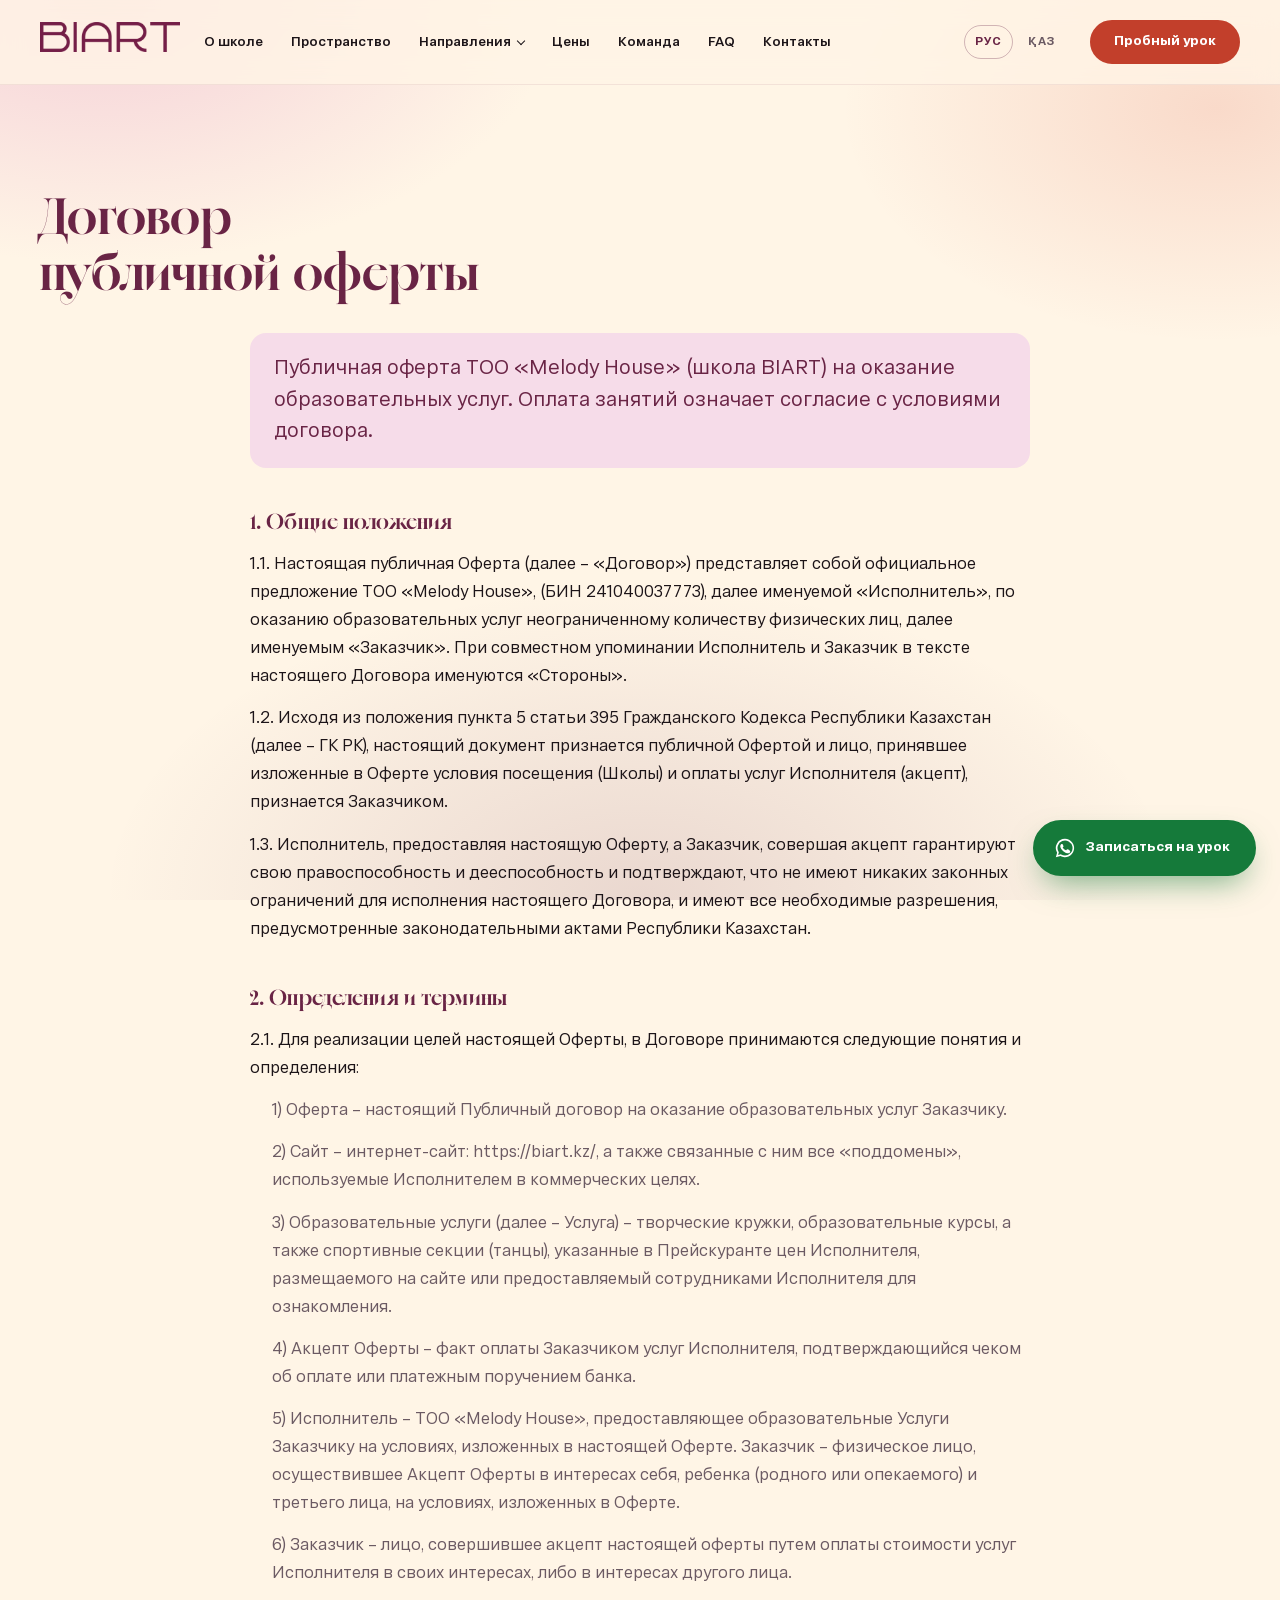
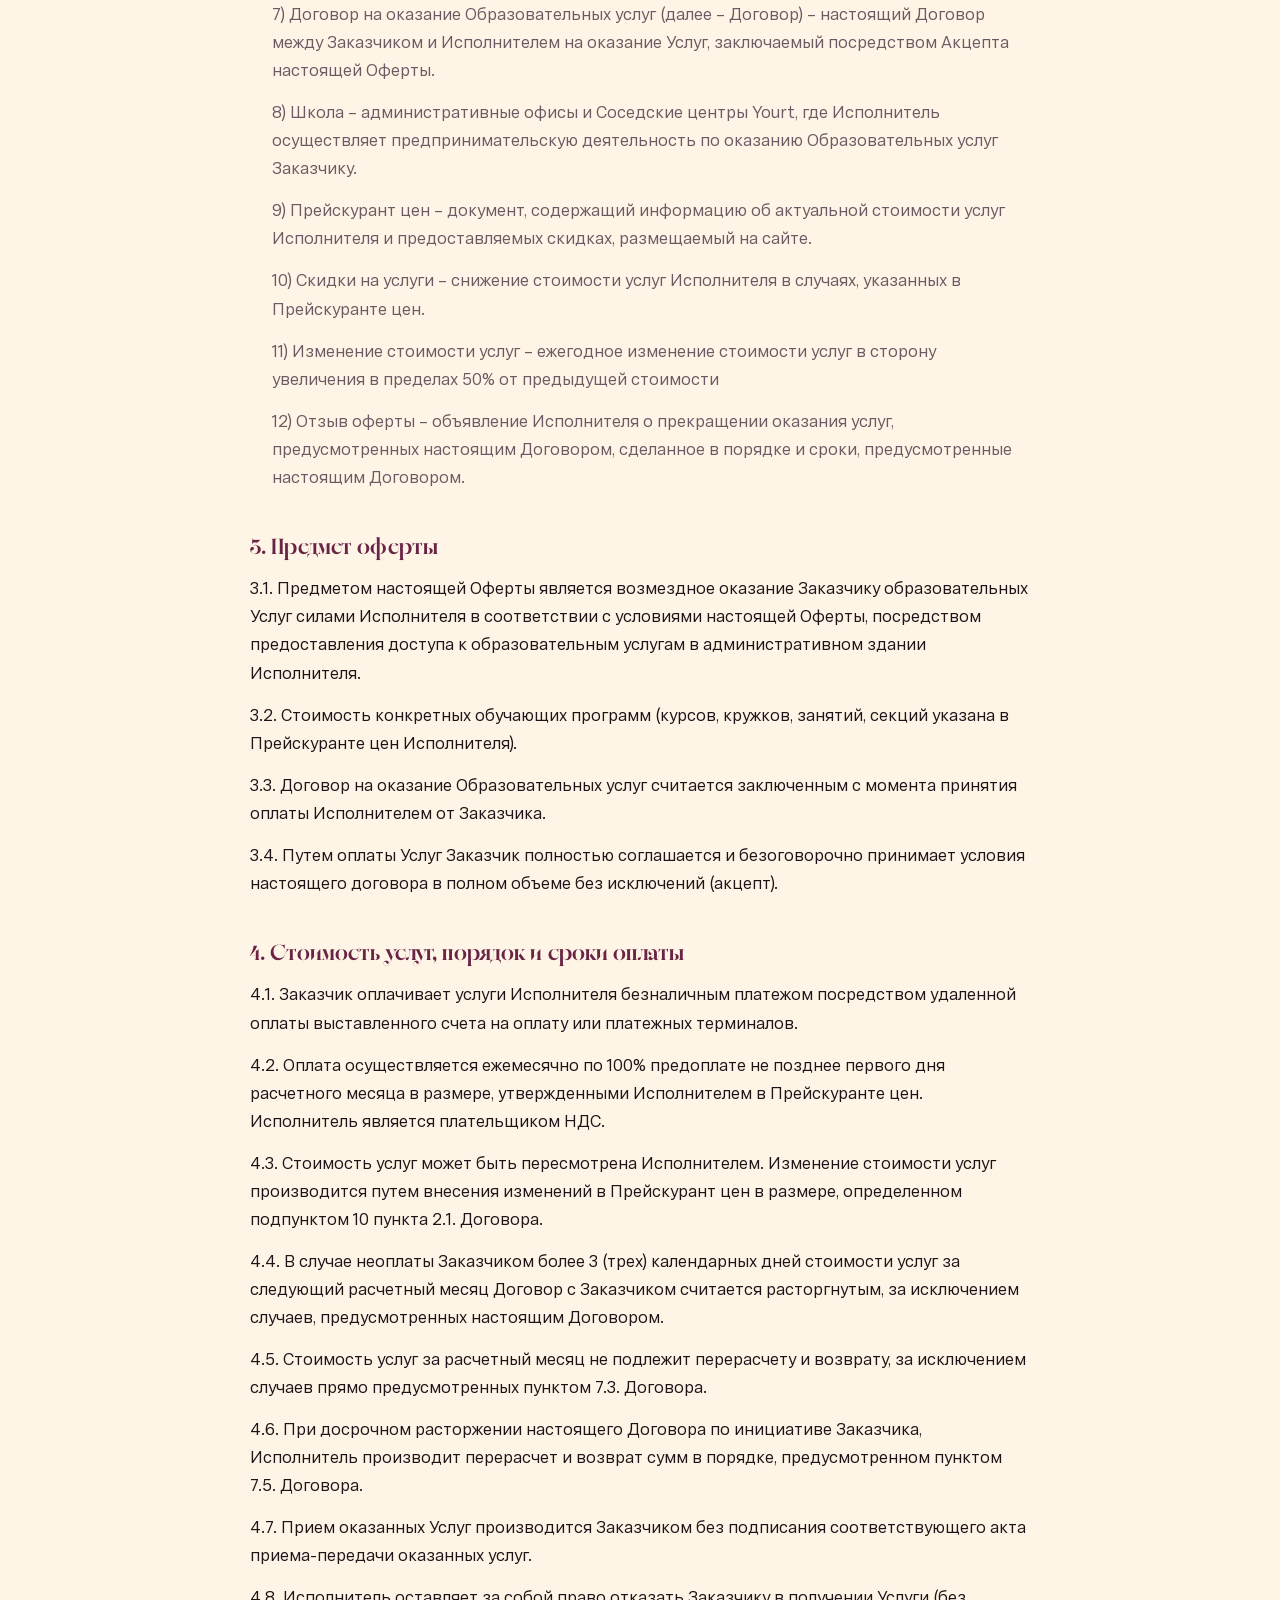
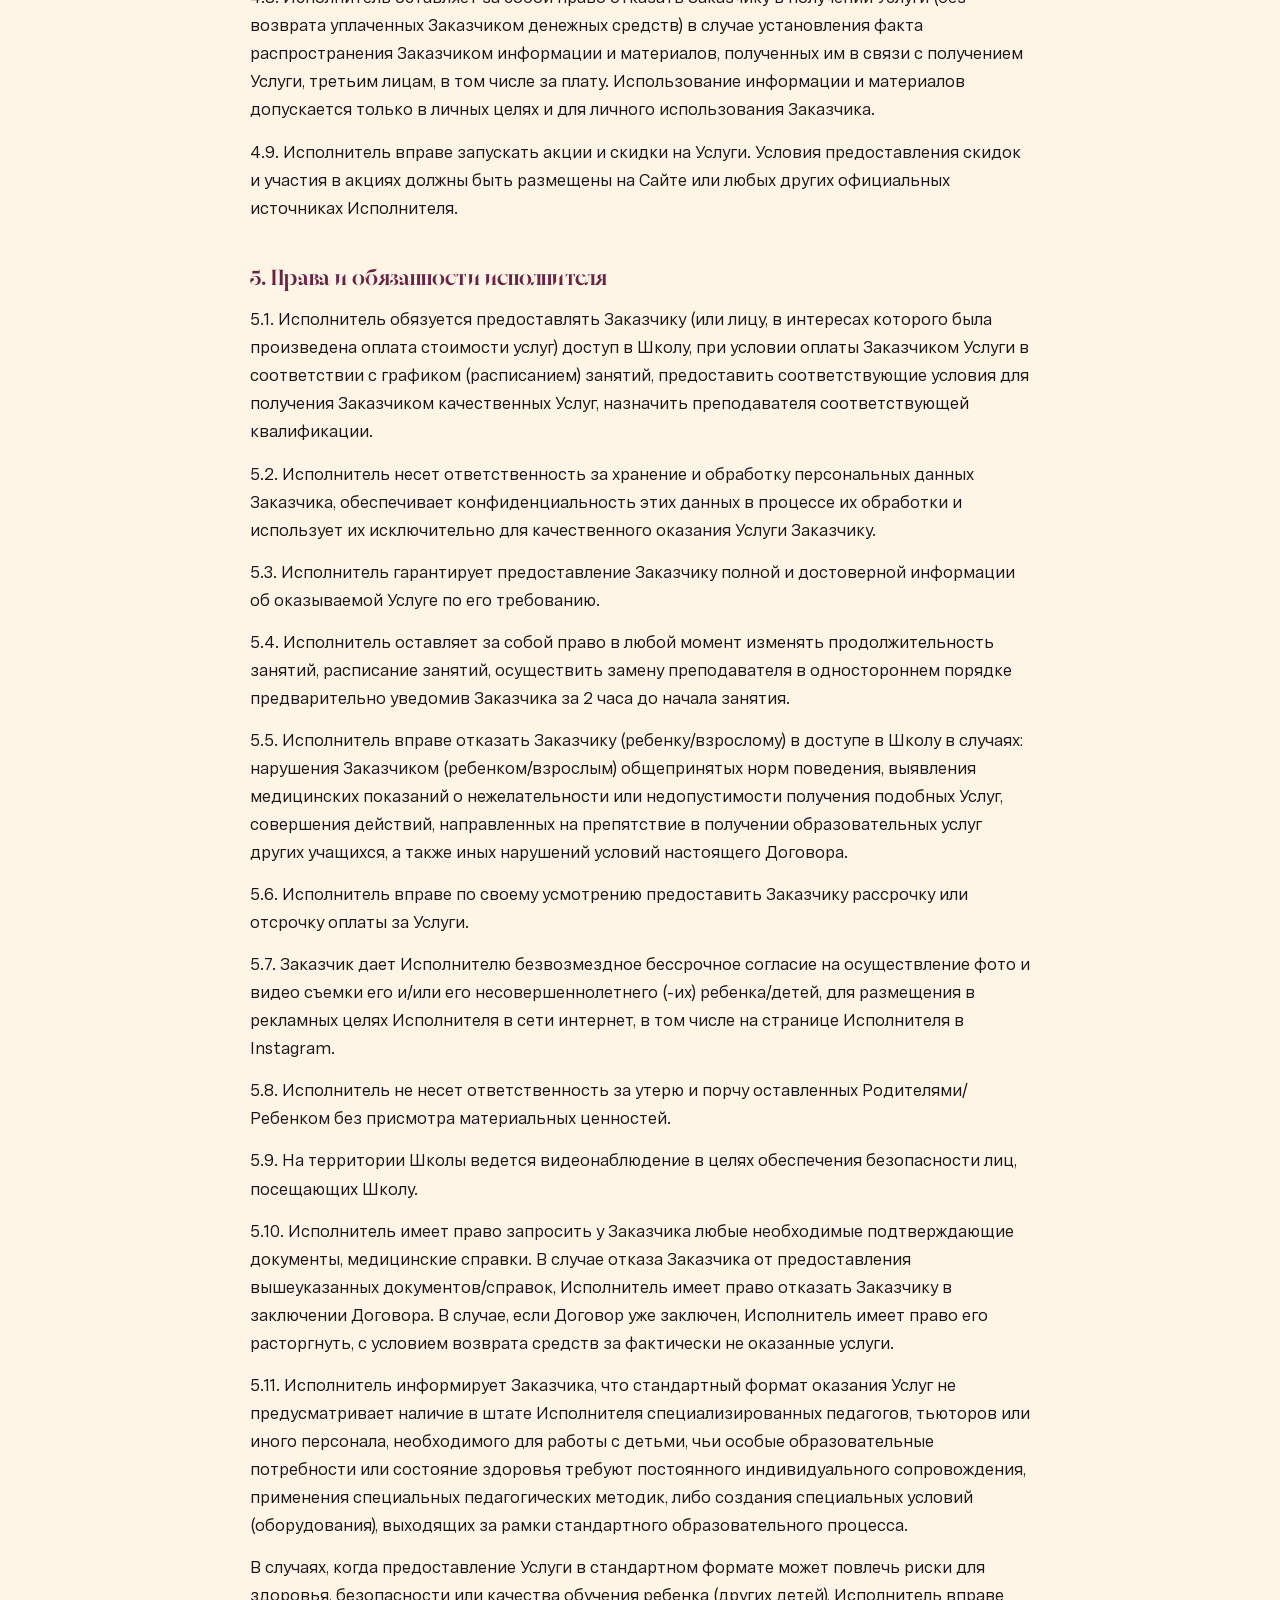
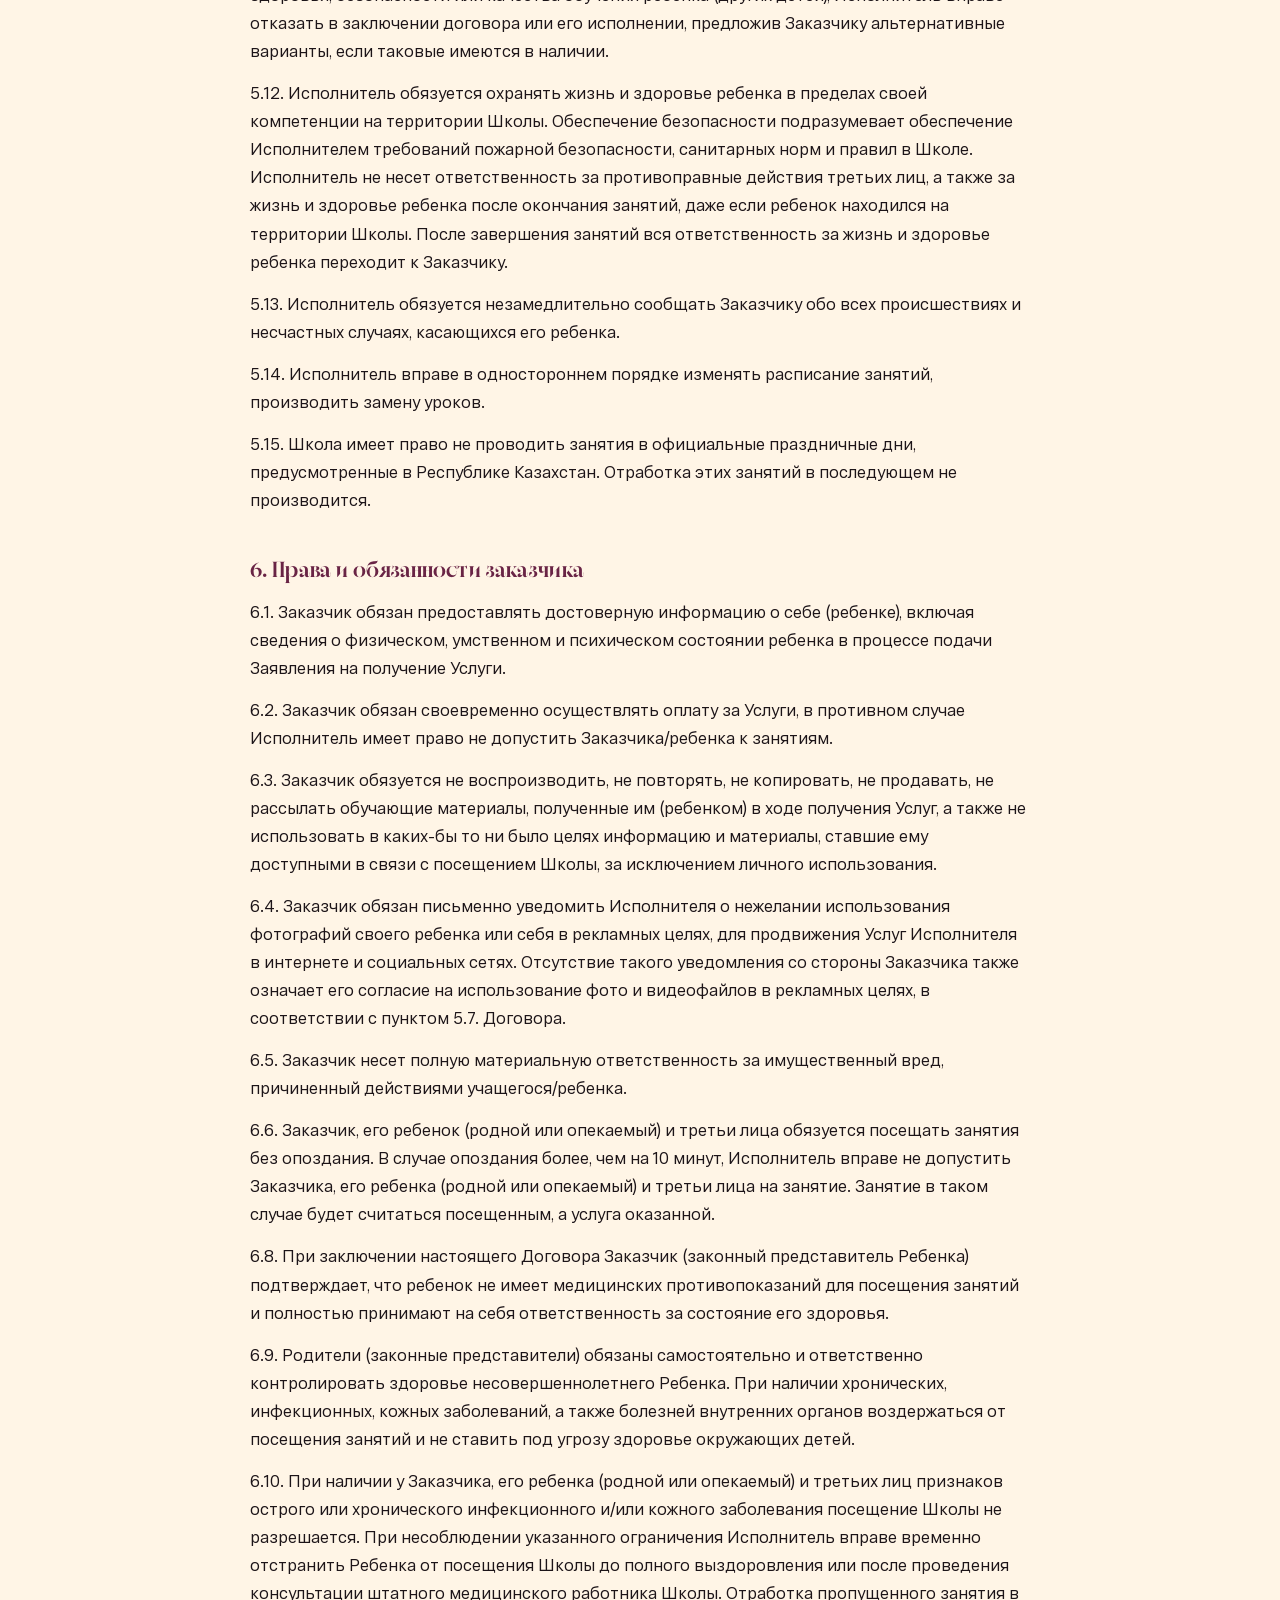
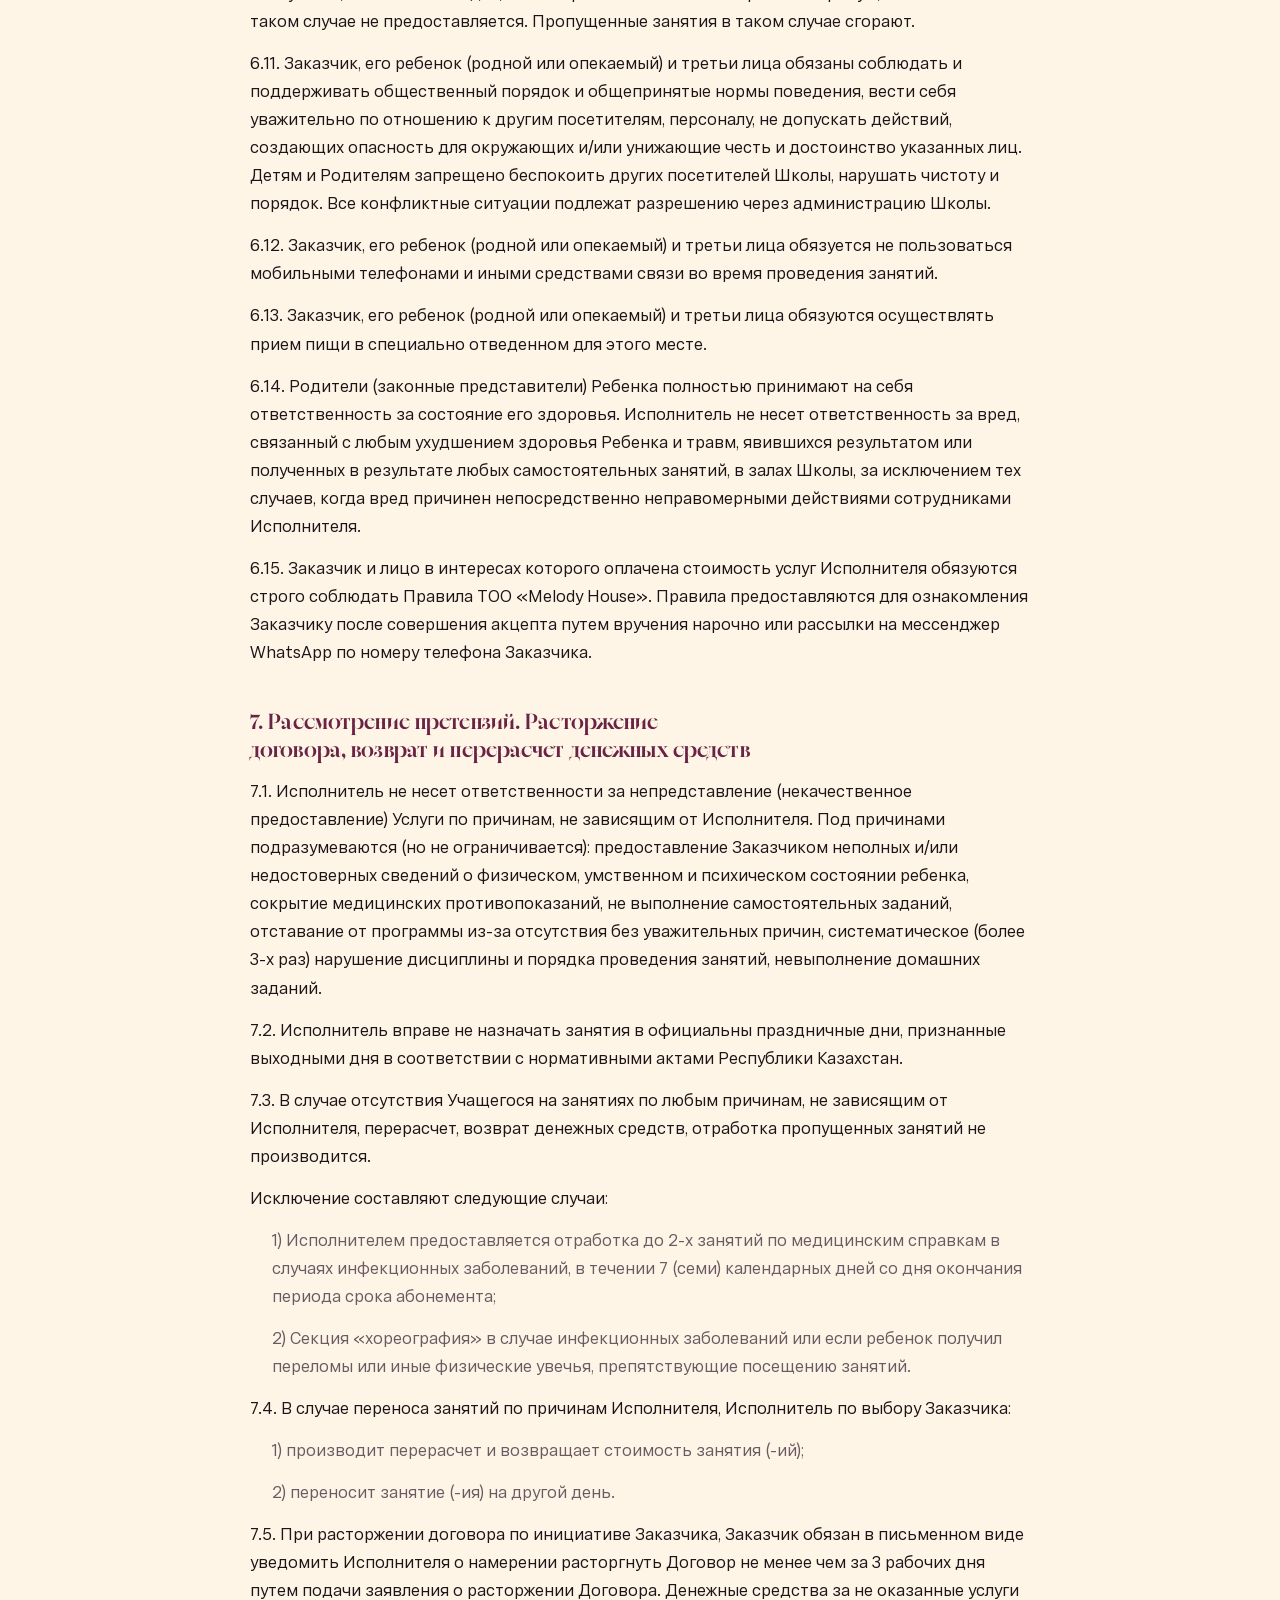
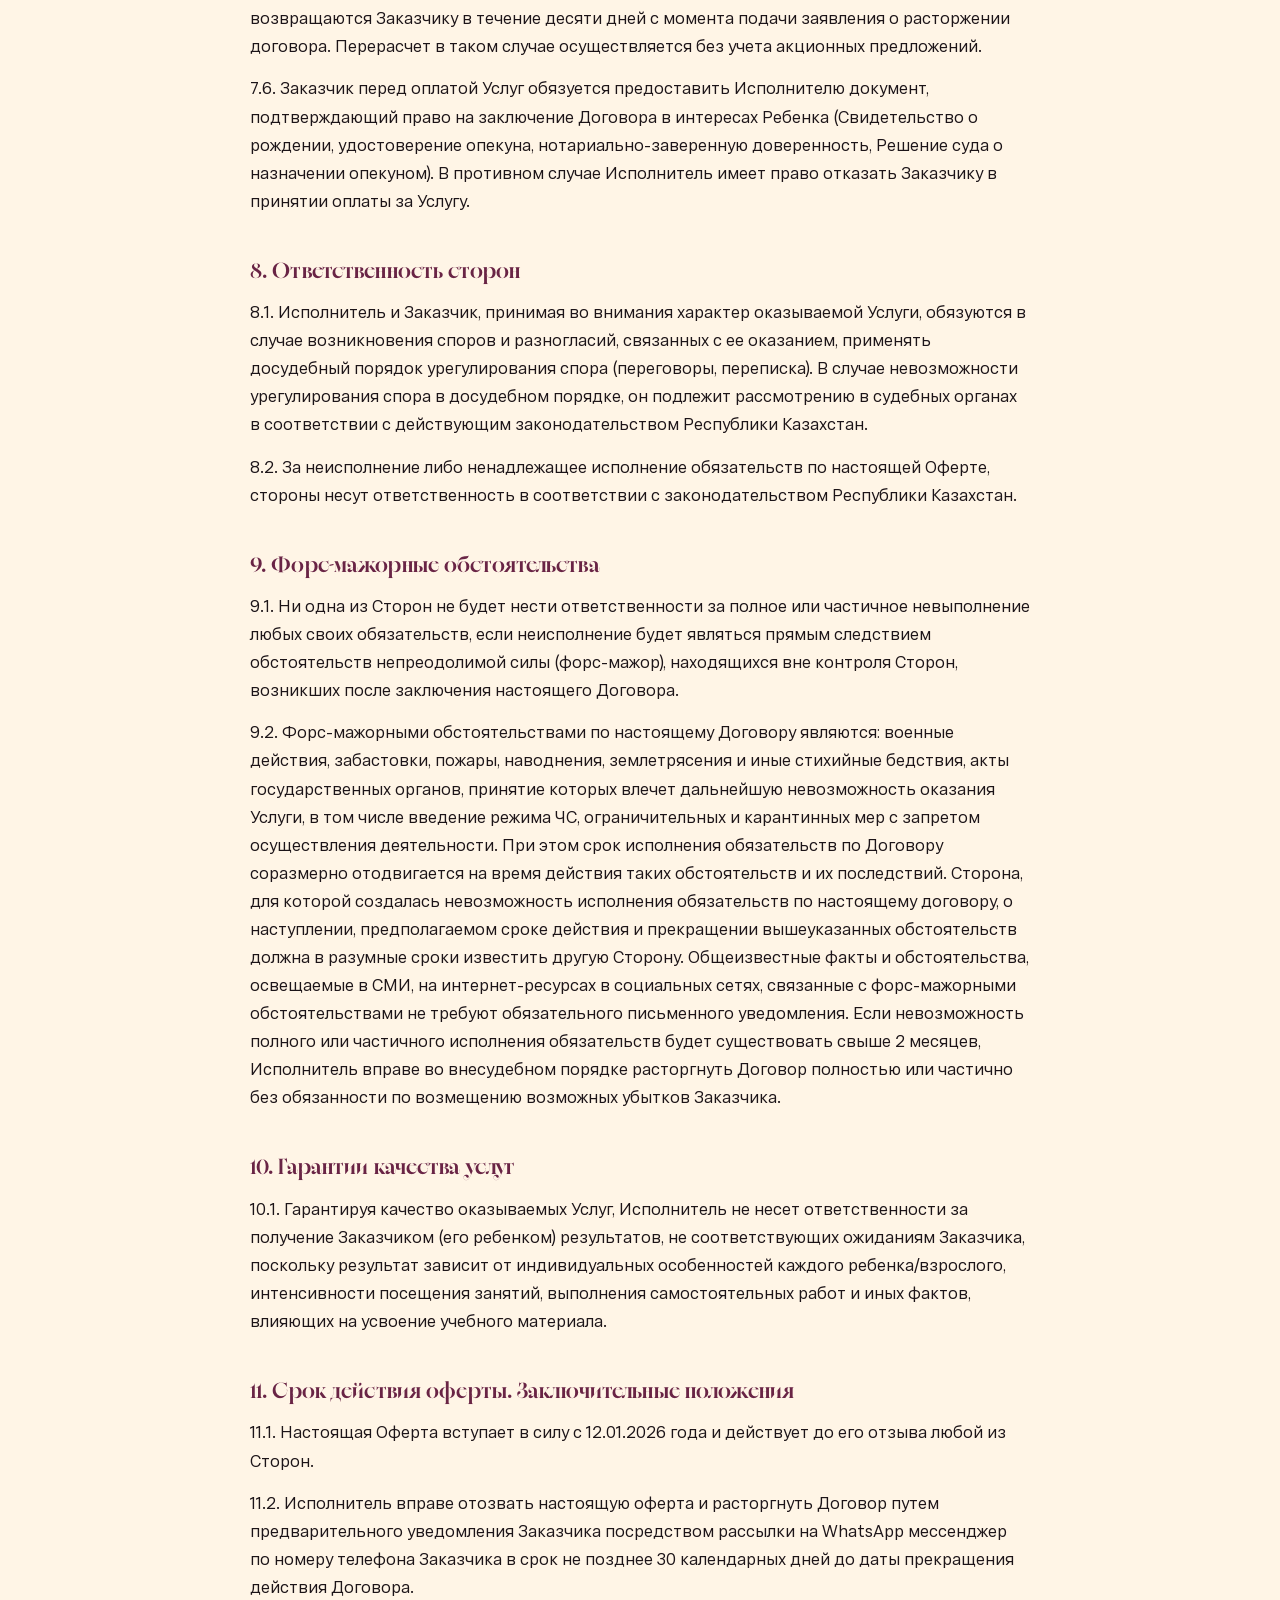
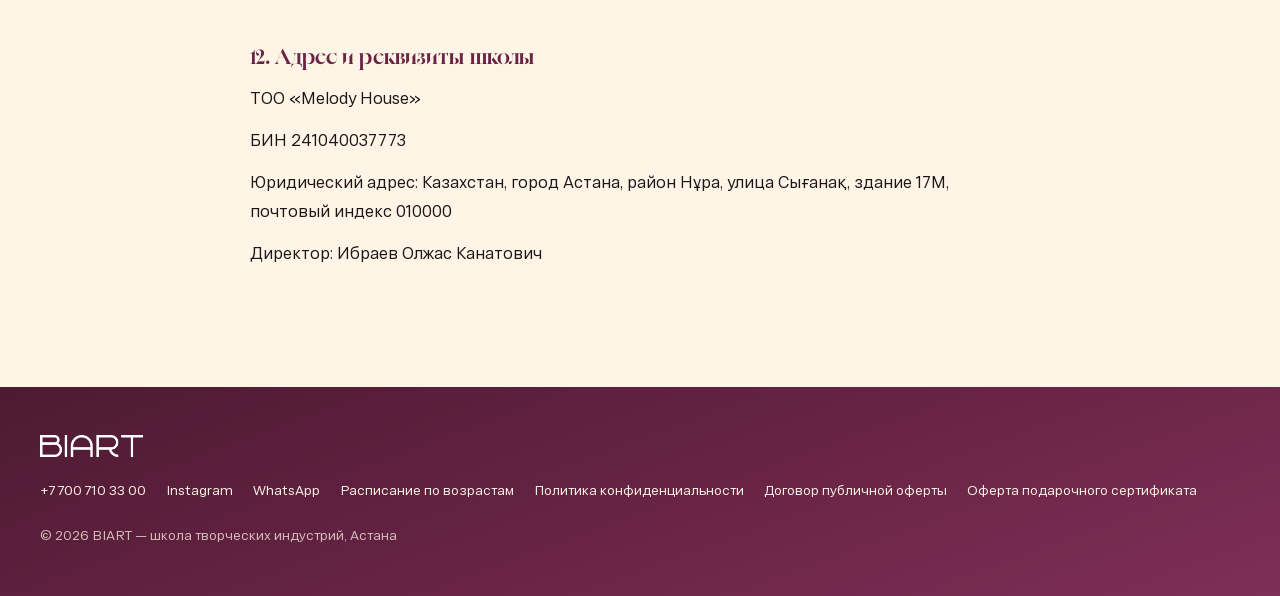
<file: dogovor-publichnoj-oferty/index.html>
<!DOCTYPE html>
<html lang="ru-RU">
<head>
	<meta charset="UTF-8" />
	<meta name="viewport" content="width=device-width, initial-scale=1" />
<meta name='robots' content='max-image-preview:large' />


<title>Договор публичной оферты &#8212; BIART</title>


<meta name="theme-color" content="#692445">
<meta property="og:type" content="website">
<meta property="og:site_name" content="BIART">
<meta property="og:locale" content="ru_RU">
<meta property="og:title" content="Договор публичной оферты — BIART">
<meta property="og:url" content="../dogovor-publichnoj-oferty/">
<meta property="og:image" content="../assets/img/og.jpg">
<meta property="og:image:width" content="1200">
<meta property="og:image:height" content="630">
<meta property="og:image:alt" content="Школа BIART в Астане">
<meta name="twitter:card" content="summary_large_image">
<link rel="icon" href="../assets/img/favicon.ico" sizes="any">
<link rel="icon" type="image/png" sizes="32x32" href="../assets/img/favicon-32.png">
<link rel="apple-touch-icon" sizes="180x180" href="../assets/img/apple-touch-icon.png">
<link rel="manifest" href="../assets/site.webmanifest">
<style id="wp-img-auto-sizes-contain-inline-css">
img:is([sizes=auto i],[sizes^="auto," i]){contain-intrinsic-size:3000px 1500px}
/*# sourceURL=wp-img-auto-sizes-contain-inline-css */
</style>
<style id="wp-block-paragraph-inline-css">
/**
 * SCSS Variables.
 *
 * Please use variables from this sheet to ensure consistency across the UI.
 * Don't add to this sheet unless you're pretty sure the value will be reused in many places.
 * For example, don't add rules to this sheet that affect block visuals. It's purely for UI.
 */
/**
 * Colors
 */
/**
 * Fonts & basic variables.
 */
/**
 * Typography
 */
/**
 * Grid System.
 * https://make.wordpress.org/design/2019/10/31/proposal-a-consistent-spacing-system-for-wordpress/
 */
/**
 * Radius scale.
 */
/**
 * Elevation scale.
 */
/**
 * Dimensions.
 */
/**
 * Mobile specific styles
 */
/**
 * Editor styles.
 */
/**
 * Block & Editor UI.
 */
/**
 * Block paddings.
 */
/**
 * React Native specific.
 * These variables do not appear to be used anywhere else.
 */
.is-small-text {
  font-size: 0.875em;
}

.is-regular-text {
  font-size: 1em;
}

.is-large-text {
  font-size: 2.25em;
}

.is-larger-text {
  font-size: 3em;
}

.has-drop-cap:not(:focus)::first-letter {
  float: left;
  font-size: 8.4em;
  line-height: 0.68;
  font-weight: 100;
  margin: 0.05em 0.1em 0 0;
  text-transform: uppercase;
  font-style: normal;
}

body.rtl .has-drop-cap:not(:focus)::first-letter {
  float: initial;
  margin-left: 0.1em;
}

p.has-drop-cap.has-background {
  overflow: hidden;
}

:root :where(p.has-background) {
  padding: 1.25em 2.375em;
}

:where(p.has-text-color:not(.has-link-color)) a {
  color: inherit;
}

p.has-text-align-right[style*="writing-mode:vertical-rl"],
p.has-text-align-left[style*="writing-mode:vertical-lr"] {
  rotate: 180deg;
}
/*# sourceURL=../wp-includes/blocks/paragraph/style.css */
</style>
<style id="wp-block-image-inline-css">
/**
 * Typography
 */
/**
 * SCSS Variables.
 *
 * Please use variables from this sheet to ensure consistency across the UI.
 * Don't add to this sheet unless you're pretty sure the value will be reused in many places.
 * For example, don't add rules to this sheet that affect block visuals. It's purely for UI.
 */
/**
 * Colors
 */
/**
 * Fonts & basic variables.
 */
/**
 * Typography
 */
/**
 * Grid System.
 * https://make.wordpress.org/design/2019/10/31/proposal-a-consistent-spacing-system-for-wordpress/
 */
/**
 * Radius scale.
 */
/**
 * Elevation scale.
 */
/**
 * Dimensions.
 */
/**
 * Mobile specific styles
 */
/**
 * Editor styles.
 */
/**
 * Block & Editor UI.
 */
/**
 * Block paddings.
 */
/**
 * React Native specific.
 * These variables do not appear to be used anywhere else.
 */
/**
 * Breakpoints & Media Queries
 */
/**
*  Converts a hex value into the rgb equivalent.
*
* @param {string} hex - the hexadecimal value to convert
* @return {string} comma separated rgb values
*/
/**
 * Long content fade mixin
 *
 * Creates a fading overlay to signify that the content is longer
 * than the space allows.
 */
/**
 * Breakpoint mixins
 */
/**
 * Focus styles.
 */
/**
 * Standard focus rings for the WordPress Design System.
 *
 * Apply `outset-ring__focus` inside the relevant pseudo-class at the call site,
 * e.g. `&:focus { @include outset-ring__focus(); }`.
 */
/**
 * Applies editor left position to the selector passed as argument
 */
/**
 * Styles that are reused verbatim in a few places
 */
/**
 * Allows users to opt-out of animations via OS-level preferences.
 */
/**
 * Reset default styles for JavaScript UI based pages.
 * This is a WP-admin agnostic reset
 */
/**
 * Reset the WP Admin page styles for Gutenberg-like pages.
 */
/**
 * Creates a checkerboard pattern background to indicate transparency.
 * @param {String} $size - The size of the squares in the checkerboard pattern. Default is 12px.
 */
.wp-block-image > a,
.wp-block-image > figure > a {
  display: inline-block;
}
.wp-block-image img {
  height: auto;
  max-width: 100%;
  vertical-align: bottom;
  box-sizing: border-box;
}
@media not (prefers-reduced-motion) {
  .wp-block-image img.hide {
    visibility: hidden;
  }
  .wp-block-image img.show {
    animation: show-content-image 0.4s;
  }
}
.wp-block-image[style*=border-radius] > a,
.wp-block-image[style*=border-radius] img {
  border-radius: inherit;
}
.wp-block-image.has-custom-border img {
  box-sizing: border-box;
}
.wp-block-image.aligncenter {
  text-align: center;
}
.wp-block-image.alignfull > a, .wp-block-image.alignwide > a {
  width: 100%;
}
.wp-block-image.alignfull img, .wp-block-image.alignwide img {
  height: auto;
  width: 100%;
}
.wp-block-image.alignleft, .wp-block-image.alignright, .wp-block-image.aligncenter,
.wp-block-image .alignleft,
.wp-block-image .alignright,
.wp-block-image .aligncenter {
  display: table;
}
.wp-block-image.alignleft > figcaption, .wp-block-image.alignright > figcaption, .wp-block-image.aligncenter > figcaption,
.wp-block-image .alignleft > figcaption,
.wp-block-image .alignright > figcaption,
.wp-block-image .aligncenter > figcaption {
  display: table-caption;
  caption-side: bottom;
}
.wp-block-image .alignleft {
  /*rtl:ignore*/
  float: left;
  /*rtl:ignore*/
  margin-left: 0;
  /*rtl:ignore*/
  margin-right: 1em;
  margin-top: 0.5em;
  margin-bottom: 0.5em;
}
.wp-block-image .alignright {
  /*rtl:ignore*/
  float: right;
  /*rtl:ignore*/
  margin-right: 0;
  /*rtl:ignore*/
  margin-left: 1em;
  margin-top: 0.5em;
  margin-bottom: 0.5em;
}
.wp-block-image .aligncenter {
  margin-left: auto;
  margin-right: auto;
}
.wp-block-image :where(figcaption) {
  margin-top: 0.5em;
  margin-bottom: 1em;
}
.wp-block-image.is-style-circle-mask img {
  border-radius: 9999px;
}
@supports ((-webkit-mask-image: none) or (mask-image: none)) or (-webkit-mask-image: none) {
  .wp-block-image.is-style-circle-mask img {
    -webkit-mask-image: url('data:image/svg+xml;utf8,<svg viewBox="0 0 100 100" xmlns="http://www.w3.org/2000/svg"><circle cx="50" cy="50" r="50"/></svg>');
            mask-image: url('data:image/svg+xml;utf8,<svg viewBox="0 0 100 100" xmlns="http://www.w3.org/2000/svg"><circle cx="50" cy="50" r="50"/></svg>');
    mask-mode: alpha;
    -webkit-mask-repeat: no-repeat;
            mask-repeat: no-repeat;
    -webkit-mask-size: contain;
            mask-size: contain;
    -webkit-mask-position: center;
            mask-position: center;
    border-radius: 0;
  }
}

:root :where(.wp-block-image.is-style-rounded img, .wp-block-image .is-style-rounded img) {
  border-radius: 9999px;
}

.wp-block-image figure {
  margin: 0;
}

.wp-lightbox-container {
  position: relative;
  display: flex;
  flex-direction: column;
}
.wp-lightbox-container img {
  cursor: zoom-in;
}
.wp-lightbox-container img:hover + button {
  opacity: 1;
}
.wp-lightbox-container button {
  opacity: 0;
  border: none;
  background-color: rgba(90, 90, 90, 0.25);
  backdrop-filter: blur(16px) saturate(180%);
  cursor: zoom-in;
  display: flex;
  justify-content: center;
  align-items: center;
  width: 20px;
  height: 20px;
  position: absolute;
  z-index: 100;
  top: 16px;
  right: 16px;
  text-align: center;
  padding: 0;
  border-radius: 4px;
}
@media not (prefers-reduced-motion) {
  .wp-lightbox-container button {
    transition: opacity 0.2s ease;
  }
}
.wp-lightbox-container button:focus-visible {
  outline: 3px auto rgba(90, 90, 90, 0.25);
  outline: 3px auto -webkit-focus-ring-color;
  outline-offset: 3px;
}
.wp-lightbox-container button:hover {
  cursor: pointer;
  opacity: 1;
}
.wp-lightbox-container button:focus {
  opacity: 1;
}
.wp-lightbox-container button:hover, .wp-lightbox-container button:focus, .wp-lightbox-container button:not(:hover):not(:active):not(.has-background) {
  background-color: rgba(90, 90, 90, 0.25);
  border: none;
}

.wp-lightbox-overlay {
  position: fixed;
  top: 0;
  left: 0;
  z-index: 100000;
  overflow: hidden;
  width: 100%;
  height: 100vh;
  box-sizing: border-box;
  visibility: hidden;
  cursor: zoom-out;
}
.wp-lightbox-overlay .wp-lightbox-close-button {
  font-family: inherit;
  position: absolute;
  top: calc(env(safe-area-inset-top) + 16px);
  right: calc(env(safe-area-inset-right) + 16px);
  padding: 0 4px;
  cursor: pointer;
  z-index: 5000000;
  min-width: 40px;
  min-height: 40px;
  display: flex;
  gap: 8px;
  align-items: center;
  justify-content: center;
  line-height: 1;
}
.wp-lightbox-overlay .wp-lightbox-close-button:hover, .wp-lightbox-overlay .wp-lightbox-close-button:focus, .wp-lightbox-overlay .wp-lightbox-close-button:not(:hover):not(:active):not(.has-background) {
  background: none;
  border: none;
}
.wp-lightbox-overlay .wp-lightbox-close-button:has(.wp-lightbox-close-text:not([hidden])) .wp-lightbox-close-icon svg {
  height: 1em;
  width: 1em;
}
.wp-lightbox-overlay .wp-lightbox-close-icon svg {
  display: block;
}
.wp-lightbox-overlay .wp-lightbox-navigation-button-prev,
.wp-lightbox-overlay .wp-lightbox-navigation-button-next {
  position: absolute;
  padding: 0 8px;
  z-index: 2000002;
  font-family: inherit;
  min-width: 40px;
  min-height: 40px;
  gap: 4px;
  display: flex;
  cursor: pointer;
  align-items: center;
  justify-content: center;
  bottom: 16px;
  line-height: 1;
}
.wp-lightbox-overlay .wp-lightbox-navigation-button-prev[hidden],
.wp-lightbox-overlay .wp-lightbox-navigation-button-next[hidden] {
  display: none;
}
@media (min-width: 960px) {
  .wp-lightbox-overlay .wp-lightbox-navigation-button-prev,
  .wp-lightbox-overlay .wp-lightbox-navigation-button-next {
    bottom: 50%;
    transform: translateY(-50%);
  }
}
.wp-lightbox-overlay .wp-lightbox-navigation-button-prev:hover, .wp-lightbox-overlay .wp-lightbox-navigation-button-prev:focus, .wp-lightbox-overlay .wp-lightbox-navigation-button-prev:not(:hover):not(:active):not(.has-background),
.wp-lightbox-overlay .wp-lightbox-navigation-button-next:hover,
.wp-lightbox-overlay .wp-lightbox-navigation-button-next:focus,
.wp-lightbox-overlay .wp-lightbox-navigation-button-next:not(:hover):not(:active):not(.has-background) {
  background: none;
  border: none;
  padding: 0 8px;
}
.wp-lightbox-overlay .wp-lightbox-navigation-button-prev:has(.wp-lightbox-navigation-text:not([hidden])) .wp-lightbox-navigation-icon svg,
.wp-lightbox-overlay .wp-lightbox-navigation-button-next:has(.wp-lightbox-navigation-text:not([hidden])) .wp-lightbox-navigation-icon svg {
  width: 1.5em;
  height: 1.5em;
  display: block;
}
.wp-lightbox-overlay .wp-lightbox-navigation-button-prev {
  left: calc(env(safe-area-inset-left) + 16px);
}
.wp-lightbox-overlay .wp-lightbox-navigation-button-next {
  right: calc(env(safe-area-inset-right) + 16px);
}
.wp-lightbox-overlay .wp-lightbox-navigation-icon svg {
  vertical-align: middle;
}
.wp-lightbox-overlay .lightbox-image-container {
  position: absolute;
  overflow: hidden;
  top: 50%;
  left: 50%;
  transform-origin: top left;
  transform: translate(-50%, -50%);
  width: var(--wp--lightbox-container-width);
  height: var(--wp--lightbox-container-height);
  z-index: 2000001;
}
.wp-lightbox-overlay .wp-block-image {
  position: relative;
  transform-origin: 0 0;
  display: flex;
  width: 100%;
  height: 100%;
  justify-content: center;
  align-items: center;
  box-sizing: border-box;
  z-index: 3000000;
  margin: 0;
}
.wp-lightbox-overlay .wp-block-image img {
  min-width: var(--wp--lightbox-image-width);
  min-height: var(--wp--lightbox-image-height);
  width: var(--wp--lightbox-image-width);
  height: var(--wp--lightbox-image-height);
}
.wp-lightbox-overlay .wp-block-image figcaption {
  display: none;
}
.wp-lightbox-overlay button {
  border: none;
  background: none;
}
.wp-lightbox-overlay .scrim {
  width: 100%;
  height: 100%;
  position: absolute;
  z-index: 2000000;
  background-color: rgb(255, 255, 255);
  opacity: 0.9;
}
.wp-lightbox-overlay.active {
  visibility: visible;
}
@media not (prefers-reduced-motion) {
  .wp-lightbox-overlay.active {
    animation: both turn-on-visibility 0.25s;
  }
}
@media not (prefers-reduced-motion) {
  .wp-lightbox-overlay.active img {
    animation: both turn-on-visibility 0.35s;
  }
}
@media not (prefers-reduced-motion) {
  .wp-lightbox-overlay.show-closing-animation:not(.active) {
    animation: both turn-off-visibility 0.35s;
  }
}
@media not (prefers-reduced-motion) {
  .wp-lightbox-overlay.show-closing-animation:not(.active) img {
    animation: both turn-off-visibility 0.25s;
  }
}
@media not (prefers-reduced-motion) {
  .wp-lightbox-overlay.zoom.active {
    opacity: 1;
    visibility: visible;
    animation: none;
  }
  .wp-lightbox-overlay.zoom.active .lightbox-image-container {
    animation: lightbox-zoom-in 0.4s;
  }
  .wp-lightbox-overlay.zoom.active .lightbox-image-container img {
    animation: none;
  }
  .wp-lightbox-overlay.zoom.active .scrim {
    animation: turn-on-visibility 0.4s forwards;
  }
  .wp-lightbox-overlay.zoom.show-closing-animation:not(.active) {
    animation: none;
  }
  .wp-lightbox-overlay.zoom.show-closing-animation:not(.active) .lightbox-image-container {
    animation: lightbox-zoom-out 0.4s;
  }
  .wp-lightbox-overlay.zoom.show-closing-animation:not(.active) .lightbox-image-container img {
    animation: none;
  }
  .wp-lightbox-overlay.zoom.show-closing-animation:not(.active) .scrim {
    animation: turn-off-visibility 0.4s forwards;
  }
}

@keyframes show-content-image {
  0% {
    visibility: hidden;
  }
  99% {
    visibility: hidden;
  }
  100% {
    visibility: visible;
  }
}
@keyframes turn-on-visibility {
  0% {
    opacity: 0;
  }
  100% {
    opacity: 1;
  }
}
@keyframes turn-off-visibility {
  0% {
    opacity: 1;
    visibility: visible;
  }
  99% {
    opacity: 0;
    visibility: visible;
  }
  100% {
    opacity: 0;
    visibility: hidden;
  }
}
@keyframes lightbox-zoom-in {
  0% {
    transform: translate(calc((-100vw + var(--wp--lightbox-scrollbar-width)) / 2 + var(--wp--lightbox-initial-left-position)), calc(-50vh + var(--wp--lightbox-initial-top-position))) scale(var(--wp--lightbox-scale));
  }
  100% {
    transform: translate(-50%, -50%) scale(1, 1);
  }
}
@keyframes lightbox-zoom-out {
  0% {
    visibility: visible;
    transform: translate(-50%, -50%) scale(1, 1);
  }
  99% {
    visibility: visible;
  }
  100% {
    visibility: hidden;
    transform: translate(calc((-100vw + var(--wp--lightbox-scrollbar-width)) / 2 + var(--wp--lightbox-initial-left-position)), calc(-50vh + var(--wp--lightbox-initial-top-position))) scale(var(--wp--lightbox-scale));
  }
}
/*# sourceURL=../wp-includes/blocks/image/style.css */
</style>
<style id="wp-block-image-theme-inline-css">
/**
 * Typography
 */
/**
 * SCSS Variables.
 *
 * Please use variables from this sheet to ensure consistency across the UI.
 * Don't add to this sheet unless you're pretty sure the value will be reused in many places.
 * For example, don't add rules to this sheet that affect block visuals. It's purely for UI.
 */
/**
 * Colors
 */
/**
 * Fonts & basic variables.
 */
/**
 * Typography
 */
/**
 * Grid System.
 * https://make.wordpress.org/design/2019/10/31/proposal-a-consistent-spacing-system-for-wordpress/
 */
/**
 * Radius scale.
 */
/**
 * Elevation scale.
 */
/**
 * Dimensions.
 */
/**
 * Mobile specific styles
 */
/**
 * Editor styles.
 */
/**
 * Block & Editor UI.
 */
/**
 * Block paddings.
 */
/**
 * React Native specific.
 * These variables do not appear to be used anywhere else.
 */
/**
 * Breakpoints & Media Queries
 */
/**
*  Converts a hex value into the rgb equivalent.
*
* @param {string} hex - the hexadecimal value to convert
* @return {string} comma separated rgb values
*/
/**
 * Long content fade mixin
 *
 * Creates a fading overlay to signify that the content is longer
 * than the space allows.
 */
/**
 * Breakpoint mixins
 */
/**
 * Focus styles.
 */
/**
 * Standard focus rings for the WordPress Design System.
 *
 * Apply `outset-ring__focus` inside the relevant pseudo-class at the call site,
 * e.g. `&:focus { @include outset-ring__focus(); }`.
 */
/**
 * Applies editor left position to the selector passed as argument
 */
/**
 * Styles that are reused verbatim in a few places
 */
/**
 * Allows users to opt-out of animations via OS-level preferences.
 */
/**
 * Reset default styles for JavaScript UI based pages.
 * This is a WP-admin agnostic reset
 */
/**
 * Reset the WP Admin page styles for Gutenberg-like pages.
 */
/**
 * Creates a checkerboard pattern background to indicate transparency.
 * @param {String} $size - The size of the squares in the checkerboard pattern. Default is 12px.
 */
:root :where(.wp-block-image figcaption) {
  color: #555;
  font-size: 13px;
  text-align: center;
}
.is-dark-theme :root :where(.wp-block-image figcaption) {
  color: rgba(255, 255, 255, 0.65);
}

.wp-block-image {
  margin: 0 0 1em 0;
}
/*# sourceURL=../wp-includes/blocks/image/theme.css */
</style>
<style id="wp-block-group-inline-css">
.wp-block-group {
  box-sizing: border-box;
}

:where(.wp-block-group.wp-block-group-is-layout-constrained) {
  position: relative;
}
/*# sourceURL=../wp-includes/blocks/group/style.css */
</style>
<style id="wp-block-group-theme-inline-css">
/**
 * SCSS Variables.
 *
 * Please use variables from this sheet to ensure consistency across the UI.
 * Don't add to this sheet unless you're pretty sure the value will be reused in many places.
 * For example, don't add rules to this sheet that affect block visuals. It's purely for UI.
 */
/**
 * Colors
 */
/**
 * Fonts & basic variables.
 */
/**
 * Typography
 */
/**
 * Grid System.
 * https://make.wordpress.org/design/2019/10/31/proposal-a-consistent-spacing-system-for-wordpress/
 */
/**
 * Radius scale.
 */
/**
 * Elevation scale.
 */
/**
 * Dimensions.
 */
/**
 * Mobile specific styles
 */
/**
 * Editor styles.
 */
/**
 * Block & Editor UI.
 */
/**
 * Block paddings.
 */
/**
 * React Native specific.
 * These variables do not appear to be used anywhere else.
 */
:where(.wp-block-group.has-background) {
  padding: 1.25em 2.375em;
}
/*# sourceURL=../wp-includes/blocks/group/theme.css */
</style>
<style id="wp-block-button-inline-css">
.wp-block-button__link {
  cursor: pointer;
  display: inline-block;
  text-align: center;
  word-break: break-word;
  box-sizing: border-box;
  height: 100%;
  align-content: center;
}
.wp-block-button__link.aligncenter {
  text-align: center;
}
.wp-block-button__link.alignright {
  /*rtl:ignore*/
  text-align: right;
}

:where(.wp-block-button__link) {
  box-shadow: none;
  text-decoration: none;
  border-radius: 9999px;
  padding: calc(0.667em + 2px) calc(1.333em + 2px);
}

.wp-block-button[style*=text-decoration] .wp-block-button__link {
  text-decoration: inherit;
}

.wp-block-buttons > .wp-block-button.has-custom-width {
  max-width: none;
}
.wp-block-buttons > .wp-block-button.has-custom-width .wp-block-button__link {
  width: 100%;
}
.wp-block-buttons > .wp-block-button.has-custom-font-size .wp-block-button__link {
  font-size: inherit;
}
.wp-block-buttons > .wp-block-button[class*=wp-block-button__width] {
  width: calc(var(--wp--block-button--width) * 1% - var(--wp--style--block-gap, 0.5em) * (1 - var(--wp--block-button--width) / 100));
}
.wp-block-buttons > .wp-block-button.wp-block-button__width-25 {
  width: calc(25% - var(--wp--style--block-gap, 0.5em) * 0.75);
}
.wp-block-buttons > .wp-block-button.wp-block-button__width-50 {
  width: calc(50% - var(--wp--style--block-gap, 0.5em) * 0.5);
}
.wp-block-buttons > .wp-block-button.wp-block-button__width-75 {
  width: calc(75% - var(--wp--style--block-gap, 0.5em) * 0.25);
}
.wp-block-buttons > .wp-block-button.wp-block-button__width-100 {
  width: 100%;
  flex-basis: 100%;
}

.wp-block-buttons.is-vertical > .wp-block-button[class*=wp-block-button__width] {
  width: calc(var(--wp--block-button--width) * 1%);
}
.wp-block-buttons.is-vertical > .wp-block-button.wp-block-button__width-25 {
  width: 25%;
}
.wp-block-buttons.is-vertical > .wp-block-button.wp-block-button__width-50 {
  width: 50%;
}
.wp-block-buttons.is-vertical > .wp-block-button.wp-block-button__width-75 {
  width: 75%;
}

.wp-block-button.is-style-squared,
.wp-block-button__link.wp-block-button.is-style-squared {
  border-radius: 0;
}

.wp-block-button.no-border-radius,
.wp-block-button__link.no-border-radius {
  border-radius: 0 !important;
}

:root :where(.wp-block-button.is-style-outline > .wp-block-button__link),
:root :where(.wp-block-button .wp-block-button__link.is-style-outline) {
  border: 2px solid currentColor;
  padding: 0.667em 1.333em;
}
:root :where(.wp-block-button.is-style-outline > .wp-block-button__link:not(.has-text-color)),
:root :where(.wp-block-button .wp-block-button__link.is-style-outline:not(.has-text-color)) {
  color: currentColor;
}
:root :where(.wp-block-button.is-style-outline > .wp-block-button__link:not(.has-background)),
:root :where(.wp-block-button .wp-block-button__link.is-style-outline:not(.has-background)) {
  background-color: transparent;
  background-image: none;
}
/*# sourceURL=../wp-includes/blocks/button/style.css */
</style>
<style id="wp-block-buttons-inline-css">
.wp-block-buttons {
  box-sizing: border-box;
}
.wp-block-buttons.is-vertical {
  flex-direction: column;
}
.wp-block-buttons.is-vertical > .wp-block-button:last-child {
  margin-bottom: 0;
}
.wp-block-buttons > .wp-block-button {
  display: inline-block;
  margin: 0;
}
.wp-block-buttons.is-content-justification-left {
  justify-content: flex-start;
}
.wp-block-buttons.is-content-justification-left.is-vertical {
  align-items: flex-start;
}
.wp-block-buttons.is-content-justification-center {
  justify-content: center;
}
.wp-block-buttons.is-content-justification-center.is-vertical {
  align-items: center;
}
.wp-block-buttons.is-content-justification-right {
  justify-content: flex-end;
}
.wp-block-buttons.is-content-justification-right.is-vertical {
  align-items: flex-end;
}
.wp-block-buttons.is-content-justification-space-between {
  justify-content: space-between;
}
.wp-block-buttons.aligncenter {
  text-align: center;
}
.wp-block-buttons {
  /* stylelint-disable @stylistic/indentation -- Disable the stylelint rule, otherwise this selector is ugly! */
}
.wp-block-buttons:not(.is-content-justification-space-between,
.is-content-justification-right,
.is-content-justification-left,
.is-content-justification-center) .wp-block-button.aligncenter {
  /* stylelint-enable @stylistic/indentation */
  margin-left: auto;
  margin-right: auto;
  width: 100%;
}
.wp-block-buttons[style*=text-decoration] .wp-block-button,
.wp-block-buttons[style*=text-decoration] .wp-block-button__link {
  text-decoration: inherit;
}
.wp-block-buttons.has-custom-font-size .wp-block-button__link {
  font-size: inherit;
}
.wp-block-buttons .wp-block-button__link {
  width: 100%;
}

.wp-block-button.aligncenter {
  text-align: center;
}
/*# sourceURL=../wp-includes/blocks/buttons/style.css */
</style>
<style id="wp-block-template-part-theme-inline-css">
/**
 * SCSS Variables.
 *
 * Please use variables from this sheet to ensure consistency across the UI.
 * Don't add to this sheet unless you're pretty sure the value will be reused in many places.
 * For example, don't add rules to this sheet that affect block visuals. It's purely for UI.
 */
/**
 * Colors
 */
/**
 * Fonts & basic variables.
 */
/**
 * Typography
 */
/**
 * Grid System.
 * https://make.wordpress.org/design/2019/10/31/proposal-a-consistent-spacing-system-for-wordpress/
 */
/**
 * Radius scale.
 */
/**
 * Elevation scale.
 */
/**
 * Dimensions.
 */
/**
 * Mobile specific styles
 */
/**
 * Editor styles.
 */
/**
 * Block & Editor UI.
 */
/**
 * Block paddings.
 */
/**
 * React Native specific.
 * These variables do not appear to be used anywhere else.
 */
:root :where(.wp-block-template-part.has-background) {
  padding: 1.25em 2.375em;
  margin-top: 0;
  margin-bottom: 0;
}
/*# sourceURL=../wp-includes/blocks/template-part/theme.css */
</style>
<style id="wp-block-post-title-inline-css">
.wp-block-post-title {
  word-break: break-word;
  box-sizing: border-box;
}
.wp-block-post-title :where(a) {
  display: inline-block;
  font-family: inherit;
  font-size: inherit;
  font-style: inherit;
  font-weight: inherit;
  letter-spacing: inherit;
  line-height: inherit;
  text-decoration: inherit;
}
/*# sourceURL=../wp-includes/blocks/post-title/style.css */
</style>
<style id="wp-block-heading-inline-css">
/**
 * SCSS Variables.
 *
 * Please use variables from this sheet to ensure consistency across the UI.
 * Don't add to this sheet unless you're pretty sure the value will be reused in many places.
 * For example, don't add rules to this sheet that affect block visuals. It's purely for UI.
 */
/**
 * Colors
 */
/**
 * Fonts & basic variables.
 */
/**
 * Typography
 */
/**
 * Grid System.
 * https://make.wordpress.org/design/2019/10/31/proposal-a-consistent-spacing-system-for-wordpress/
 */
/**
 * Radius scale.
 */
/**
 * Elevation scale.
 */
/**
 * Dimensions.
 */
/**
 * Mobile specific styles
 */
/**
 * Editor styles.
 */
/**
 * Block & Editor UI.
 */
/**
 * Block paddings.
 */
/**
 * React Native specific.
 * These variables do not appear to be used anywhere else.
 */
h1:where(.wp-block-heading).has-background,
h2:where(.wp-block-heading).has-background,
h3:where(.wp-block-heading).has-background,
h4:where(.wp-block-heading).has-background,
h5:where(.wp-block-heading).has-background,
h6:where(.wp-block-heading).has-background {
  padding: 1.25em 2.375em;
}
h1.has-text-align-right[style*=writing-mode]:where([style*=vertical-rl]), h1.has-text-align-left[style*=writing-mode]:where([style*=vertical-lr]),
h2.has-text-align-right[style*=writing-mode]:where([style*=vertical-rl]),
h2.has-text-align-left[style*=writing-mode]:where([style*=vertical-lr]),
h3.has-text-align-right[style*=writing-mode]:where([style*=vertical-rl]),
h3.has-text-align-left[style*=writing-mode]:where([style*=vertical-lr]),
h4.has-text-align-right[style*=writing-mode]:where([style*=vertical-rl]),
h4.has-text-align-left[style*=writing-mode]:where([style*=vertical-lr]),
h5.has-text-align-right[style*=writing-mode]:where([style*=vertical-rl]),
h5.has-text-align-left[style*=writing-mode]:where([style*=vertical-lr]),
h6.has-text-align-right[style*=writing-mode]:where([style*=vertical-rl]),
h6.has-text-align-left[style*=writing-mode]:where([style*=vertical-lr]) {
  rotate: 180deg;
}
/*# sourceURL=../wp-includes/blocks/heading/style.css */
</style>
<style id="wp-block-post-content-inline-css">
.wp-block-post-content {
  display: flow-root;
}
/*# sourceURL=../wp-includes/blocks/post-content/style.css */
</style>
<style id="wp-block-library-inline-css">
/**
 * Colors
 */
/**
 * Typography
 */
/**
 * SCSS Variables.
 *
 * Please use variables from this sheet to ensure consistency across the UI.
 * Don't add to this sheet unless you're pretty sure the value will be reused in many places.
 * For example, don't add rules to this sheet that affect block visuals. It's purely for UI.
 */
/**
 * Fonts & basic variables.
 */
/**
 * Typography
 */
/**
 * Grid System.
 * https://make.wordpress.org/design/2019/10/31/proposal-a-consistent-spacing-system-for-wordpress/
 */
/**
 * Radius scale.
 */
/**
 * Elevation scale.
 */
/**
 * Dimensions.
 */
/**
 * Mobile specific styles
 */
/**
 * Editor styles.
 */
/**
 * Block & Editor UI.
 */
/**
 * Block paddings.
 */
/**
 * React Native specific.
 * These variables do not appear to be used anywhere else.
 */
/**
 * Breakpoints & Media Queries
 */
/**
*  Converts a hex value into the rgb equivalent.
*
* @param {string} hex - the hexadecimal value to convert
* @return {string} comma separated rgb values
*/
/**
 * Long content fade mixin
 *
 * Creates a fading overlay to signify that the content is longer
 * than the space allows.
 */
/**
 * Breakpoint mixins
 */
/**
 * Focus styles.
 */
/**
 * Standard focus rings for the WordPress Design System.
 *
 * Apply `outset-ring__focus` inside the relevant pseudo-class at the call site,
 * e.g. `&:focus { @include outset-ring__focus(); }`.
 */
/**
 * Applies editor left position to the selector passed as argument
 */
/**
 * Styles that are reused verbatim in a few places
 */
/**
 * Allows users to opt-out of animations via OS-level preferences.
 */
/**
 * Reset default styles for JavaScript UI based pages.
 * This is a WP-admin agnostic reset
 */
/**
 * Reset the WP Admin page styles for Gutenberg-like pages.
 */
/**
 * Creates a checkerboard pattern background to indicate transparency.
 * @param {String} $size - The size of the squares in the checkerboard pattern. Default is 12px.
 */
:root {
  --wp-block-synced-color: #7a00df;
  --wp-block-synced-color--rgb: 122, 0, 223;
  --wp-bound-block-color: var(--wp-block-synced-color);
  --wp-editor-canvas-background: #ddd;
  --wp-admin-theme-color: #007cba;
  --wp-admin-theme-color--rgb: 0, 124, 186;
  --wp-admin-theme-color-darker-10: rgb(0, 107, 160.5);
  --wp-admin-theme-color-darker-10--rgb: 0, 107, 160.5;
  --wp-admin-theme-color-darker-20: #005a87;
  --wp-admin-theme-color-darker-20--rgb: 0, 90, 135;
  --wp-admin-border-width-focus: 2px;
}
@media (min-resolution: 192dpi) {
  :root {
    --wp-admin-border-width-focus: 1.5px;
  }
}

/**
 * Element styles.
 */
.wp-element-button {
  cursor: pointer;
}

:root .has-very-light-gray-background-color {
  background-color: #eee;
}
:root .has-very-dark-gray-background-color {
  background-color: #313131;
}
:root .has-very-light-gray-color {
  color: #eee;
}
:root .has-very-dark-gray-color {
  color: #313131;
}
:root {
  /* stylelint-disable @stylistic/function-comma-space-after -- We can not use spacing because of WP multi site kses rule. */
}
:root .has-vivid-green-cyan-to-vivid-cyan-blue-gradient-background {
  background: linear-gradient(135deg, rgb(0, 208, 132) 0%, rgb(6, 147, 227) 100%);
}
:root .has-purple-crush-gradient-background {
  background: linear-gradient(135deg, rgb(52, 226, 228) 0%, rgb(71, 33, 251) 50%, rgb(171, 29, 254) 100%);
}
:root .has-hazy-dawn-gradient-background {
  background: linear-gradient(135deg, rgb(250, 172, 168) 0%, rgb(218, 208, 236) 100%);
}
:root .has-subdued-olive-gradient-background {
  background: linear-gradient(135deg, rgb(250, 250, 225) 0%, rgb(103, 166, 113) 100%);
}
:root .has-atomic-cream-gradient-background {
  background: linear-gradient(135deg, rgb(253, 215, 154) 0%, rgb(0, 74, 89) 100%);
}
:root .has-nightshade-gradient-background {
  background: linear-gradient(135deg, rgb(51, 9, 104) 0%, rgb(49, 205, 207) 100%);
}
:root .has-midnight-gradient-background {
  background: linear-gradient(135deg, rgb(2, 3, 129) 0%, rgb(40, 116, 252) 100%);
}
:root {
  /* stylelint-enable @stylistic/function-comma-space-after */
  --wp--preset--font-size--normal: 16px;
  --wp--preset--font-size--huge: 42px;
}

.has-regular-font-size {
  font-size: 1em;
}

.has-larger-font-size {
  font-size: 2.625em;
}

.has-normal-font-size {
  font-size: var(--wp--preset--font-size--normal);
}

.has-huge-font-size {
  font-size: var(--wp--preset--font-size--huge);
}

:root .has-text-align-center {
  text-align: center;
}

:root .has-text-align-left {
  /*rtl:ignore*/
  text-align: left;
}

:root .has-text-align-right {
  /*rtl:ignore*/
  text-align: right;
}

.has-fit-text {
  white-space: nowrap !important;
}

#end-resizable-editor-section {
  display: none;
}

.aligncenter {
  clear: both;
}

.items-justified-left {
  justify-content: flex-start;
}

.items-justified-center {
  justify-content: center;
}

.items-justified-right {
  justify-content: flex-end;
}

.items-justified-space-between {
  justify-content: space-between;
}

.screen-reader-text {
  border: 0;
  clip-path: inset(50%);
  height: 1px;
  margin: -1px;
  overflow: hidden;
  padding: 0;
  position: absolute;
  width: 1px;
  word-wrap: normal !important;
  word-break: normal !important;
}

.screen-reader-text:focus {
  background-color: #ddd;
  clip-path: none;
  color: #444;
  display: block;
  font-size: 1em;
  height: auto;
  left: 5px;
  line-height: normal;
  padding: 15px 23px 14px;
  text-decoration: none;
  top: 5px;
  width: auto;
  z-index: 100000;
}

/**
 * The following provide a simple means of applying a default border style when
 * a user first makes a selection in the border block support panel.
 * This prevents issues such as where the user could set a border width
 * and see no border due there being no border style set.
 *
 * This is intended to be removed once intelligent defaults can be set while
 * making border selections via the block support.
 *
 * See: https://github.com/WordPress/gutenberg/pull/33743
 */
html :where(.has-border-color) {
  border-style: solid;
}

html :where([style^=border-color],
[style*=";border-color"],
[style*="; border-color"]) {
  border-style: solid;
}

html :where([style^=border-top-color],
[style*=";border-top-color"],
[style*="; border-top-color"]) {
  border-top-style: solid;
}

html :where([style^=border-right-color],
[style*=";border-right-color"],
[style*="; border-right-color"]) {
  /*rtl:ignore*/
  border-right-style: solid;
}

html :where([style^=border-bottom-color],
[style*=";border-bottom-color"],
[style*="; border-bottom-color"]) {
  border-bottom-style: solid;
}

html :where([style^=border-left-color],
[style*=";border-left-color"],
[style*="; border-left-color"]) {
  /*rtl:ignore*/
  border-left-style: solid;
}

html :where([style^=border-width],
[style*=";border-width"],
[style*="; border-width"]) {
  border-style: solid;
}

html :where([style^=border-top-width],
[style*=";border-top-width"],
[style*="; border-top-width"]) {
  border-top-style: solid;
}

html :where([style^=border-right-width],
[style*=";border-right-width"],
[style*="; border-right-width"]) {
  /*rtl:ignore*/
  border-right-style: solid;
}

html :where([style^=border-bottom-width],
[style*=";border-bottom-width"],
[style*="; border-bottom-width"]) {
  border-bottom-style: solid;
}

html :where([style^=border-left-width],
[style*=";border-left-width"],
[style*="; border-left-width"]) {
  /*rtl:ignore*/
  border-left-style: solid;
}

/**
 * Provide baseline responsiveness for images.
 */
html :where(img[class*=wp-image-]) {
  height: auto;
  max-width: 100%;
}

/**
 * Reset user agent styles for figure element margins.
 */
:where(figure) {
  margin: 0 0 1em 0;
}

html :where(.is-position-sticky) {
  --wp-admin--admin-bar--position-offset: var(--wp-admin--admin-bar--height, 0px);
}

@media screen and (max-width: 600px) {
  html :where(.is-position-sticky) {
    --wp-admin--admin-bar--position-offset: 0px;
  }
}
/*# sourceURL=/wp-includes/css/dist/block-library/common.css */
</style>
<style id="global-styles-inline-css">
:root{--wp--preset--aspect-ratio--square: 1;--wp--preset--aspect-ratio--4-3: 4/3;--wp--preset--aspect-ratio--3-4: 3/4;--wp--preset--aspect-ratio--3-2: 3/2;--wp--preset--aspect-ratio--2-3: 2/3;--wp--preset--aspect-ratio--16-9: 16/9;--wp--preset--aspect-ratio--9-16: 9/16;--wp--preset--color--black: #000000;--wp--preset--color--cyan-bluish-gray: #abb8c3;--wp--preset--color--white: #ffffff;--wp--preset--color--pale-pink: #f78da7;--wp--preset--color--vivid-red: #cf2e2e;--wp--preset--color--luminous-vivid-orange: #ff6900;--wp--preset--color--luminous-vivid-amber: #fcb900;--wp--preset--color--light-green-cyan: #7bdcb5;--wp--preset--color--vivid-green-cyan: #00d084;--wp--preset--color--pale-cyan-blue: #8ed1fc;--wp--preset--color--vivid-cyan-blue: #0693e3;--wp--preset--color--vivid-purple: #9b51e0;--wp--preset--color--bordeaux: #692445;--wp--preset--color--vermilion: #db4d37;--wp--preset--color--pink: #e8a3c7;--wp--preset--color--cream: #fff5e6;--wp--preset--color--gray: #f2f2f2;--wp--preset--gradient--vivid-cyan-blue-to-vivid-purple: linear-gradient(135deg,rgb(6,147,227) 0%,rgb(155,81,224) 100%);--wp--preset--gradient--light-green-cyan-to-vivid-green-cyan: linear-gradient(135deg,rgb(122,220,180) 0%,rgb(0,208,130) 100%);--wp--preset--gradient--luminous-vivid-amber-to-luminous-vivid-orange: linear-gradient(135deg,rgb(252,185,0) 0%,rgb(255,105,0) 100%);--wp--preset--gradient--luminous-vivid-orange-to-vivid-red: linear-gradient(135deg,rgb(255,105,0) 0%,rgb(207,46,46) 100%);--wp--preset--gradient--very-light-gray-to-cyan-bluish-gray: linear-gradient(135deg,rgb(238,238,238) 0%,rgb(169,184,195) 100%);--wp--preset--gradient--cool-to-warm-spectrum: linear-gradient(135deg,rgb(74,234,220) 0%,rgb(151,120,209) 20%,rgb(207,42,186) 40%,rgb(238,44,130) 60%,rgb(251,105,98) 80%,rgb(254,248,76) 100%);--wp--preset--gradient--blush-light-purple: linear-gradient(135deg,rgb(255,206,236) 0%,rgb(152,150,240) 100%);--wp--preset--gradient--blush-bordeaux: linear-gradient(135deg,rgb(254,205,165) 0%,rgb(254,45,45) 50%,rgb(107,0,62) 100%);--wp--preset--gradient--luminous-dusk: linear-gradient(135deg,rgb(255,203,112) 0%,rgb(199,81,192) 50%,rgb(65,88,208) 100%);--wp--preset--gradient--pale-ocean: linear-gradient(135deg,rgb(255,245,203) 0%,rgb(182,227,212) 50%,rgb(51,167,181) 100%);--wp--preset--gradient--electric-grass: linear-gradient(135deg,rgb(202,248,128) 0%,rgb(113,206,126) 100%);--wp--preset--gradient--midnight: linear-gradient(135deg,rgb(2,3,129) 0%,rgb(40,116,252) 100%);--wp--preset--font-size--small: var(--fs-small);--wp--preset--font-size--medium: var(--fs-body);--wp--preset--font-size--large: var(--fs-h3);--wp--preset--font-size--x-large: var(--fs-h2);--wp--preset--font-size--huge: var(--fs-h1);--wp--preset--font-family--display: "CoFo Raffine", "Playfair Display", "Times New Roman", serif;--wp--preset--font-family--body: "Adapter", "Manrope", "Segoe UI", Arial, sans-serif;--wp--preset--spacing--20: 0.44rem;--wp--preset--spacing--30: 0.67rem;--wp--preset--spacing--40: 1rem;--wp--preset--spacing--50: 1.5rem;--wp--preset--spacing--60: 2.25rem;--wp--preset--spacing--70: 3.38rem;--wp--preset--spacing--80: 5.06rem;--wp--preset--shadow--natural: 6px 6px 9px rgba(0, 0, 0, 0.2);--wp--preset--shadow--deep: 12px 12px 50px rgba(0, 0, 0, 0.4);--wp--preset--shadow--sharp: 6px 6px 0px rgba(0, 0, 0, 0.2);--wp--preset--shadow--outlined: 6px 6px 0px -3px rgb(255, 255, 255), 6px 6px rgb(0, 0, 0);--wp--preset--shadow--crisp: 6px 6px 0px rgb(0, 0, 0);}.wp-block-button{--wp--preset--dimension--25: 25%;--wp--preset--dimension--50: 50%;--wp--preset--dimension--75: 75%;--wp--preset--dimension--100: 100%;}:root { --wp--style--global--content-size: 1200px;--wp--style--global--wide-size: 1400px; }:where(body) { margin: 0; }.wp-site-blocks > .alignleft { float: left; margin-right: 2em; }.wp-site-blocks > .alignright { float: right; margin-left: 2em; }.wp-site-blocks > .aligncenter { justify-content: center; margin-left: auto; margin-right: auto; }:where(.wp-site-blocks) > * { margin-block-start: 0; margin-block-end: 0; }:where(.wp-site-blocks) > :first-child { margin-block-start: 0; }:where(.wp-site-blocks) > :last-child { margin-block-end: 0; }:root { --wp--style--block-gap: 0; }:root :where(.is-layout-flow) > :first-child{margin-block-start: 0;}:root :where(.is-layout-flow) > :last-child{margin-block-end: 0;}:root :where(.is-layout-flow) > *{margin-block-start: 0;margin-block-end: 0;}:root :where(.is-layout-constrained) > :first-child{margin-block-start: 0;}:root :where(.is-layout-constrained) > :last-child{margin-block-end: 0;}:root :where(.is-layout-constrained) > *{margin-block-start: 0;margin-block-end: 0;}:root :where(.is-layout-flex){gap: 0;}:root :where(.is-layout-grid){gap: 0;}.is-layout-flow > .alignleft{float: left;margin-inline-start: 0;margin-inline-end: 2em;}.is-layout-flow > .alignright{float: right;margin-inline-start: 2em;margin-inline-end: 0;}.is-layout-flow > .aligncenter{margin-left: auto !important;margin-right: auto !important;}.is-layout-constrained > .alignleft{float: left;margin-inline-start: 0;margin-inline-end: 2em;}.is-layout-constrained > .alignright{float: right;margin-inline-start: 2em;margin-inline-end: 0;}.is-layout-constrained > .aligncenter{margin-left: auto !important;margin-right: auto !important;}.is-layout-constrained > :where(:not(.alignleft):not(.alignright):not(.alignfull)){max-width: var(--wp--style--global--content-size);margin-left: auto !important;margin-right: auto !important;}.is-layout-constrained > .alignwide{max-width: var(--wp--style--global--wide-size);}body .is-layout-flex{display: flex;}.is-layout-flex{flex-wrap: wrap;align-items: center;}.is-layout-flex > :is(*, div){margin: 0;}body .is-layout-grid{display: grid;}.is-layout-grid > :is(*, div){margin: 0;}body{background-color: var(--wp--preset--color--cream);color: var(--c-ink);font-family: var(--wp--preset--font-family--body);font-size: var(--wp--preset--font-size--medium);line-height: 1.55;padding-top: 0px;padding-right: 0px;padding-bottom: 0px;padding-left: 0px;}a:where(:not(.wp-element-button)){color: var(--wp--preset--color--bordeaux);}h1{color: var(--wp--preset--color--bordeaux);font-family: var(--wp--preset--font-family--display);font-weight: 700;letter-spacing: .005em;line-height: 1.02;}h2{color: var(--wp--preset--color--bordeaux);font-family: var(--wp--preset--font-family--display);font-weight: 700;letter-spacing: .005em;line-height: 1.02;}h3{color: var(--wp--preset--color--bordeaux);font-family: var(--wp--preset--font-family--body);font-weight: 700;letter-spacing: -0.01em;line-height: 1.2;}h4{color: var(--wp--preset--color--bordeaux);font-family: var(--wp--preset--font-family--body);font-weight: 700;letter-spacing: -0.01em;line-height: 1.2;}h5{color: var(--wp--preset--color--bordeaux);font-family: var(--wp--preset--font-family--body);font-weight: 700;letter-spacing: -0.01em;line-height: 1.2;}h6{color: var(--wp--preset--color--bordeaux);font-family: var(--wp--preset--font-family--body);font-weight: 700;letter-spacing: -0.01em;line-height: 1.2;}:root :where(.wp-element-button, .wp-block-button__link){background-color: var(--wp--preset--color--vermilion);border-radius: var(--radius-pill);border-width: 0;color: var(--wp--preset--color--white);font-family: inherit;font-size: inherit;font-style: inherit;font-weight: inherit;letter-spacing: inherit;line-height: inherit;padding-top: calc(0.667em + 2px);padding-right: calc(1.333em + 2px);padding-bottom: calc(0.667em + 2px);padding-left: calc(1.333em + 2px);text-decoration: none;text-transform: inherit;}.has-black-color{color: var(--wp--preset--color--black) !important;}.has-cyan-bluish-gray-color{color: var(--wp--preset--color--cyan-bluish-gray) !important;}.has-white-color{color: var(--wp--preset--color--white) !important;}.has-pale-pink-color{color: var(--wp--preset--color--pale-pink) !important;}.has-vivid-red-color{color: var(--wp--preset--color--vivid-red) !important;}.has-luminous-vivid-orange-color{color: var(--wp--preset--color--luminous-vivid-orange) !important;}.has-luminous-vivid-amber-color{color: var(--wp--preset--color--luminous-vivid-amber) !important;}.has-light-green-cyan-color{color: var(--wp--preset--color--light-green-cyan) !important;}.has-vivid-green-cyan-color{color: var(--wp--preset--color--vivid-green-cyan) !important;}.has-pale-cyan-blue-color{color: var(--wp--preset--color--pale-cyan-blue) !important;}.has-vivid-cyan-blue-color{color: var(--wp--preset--color--vivid-cyan-blue) !important;}.has-vivid-purple-color{color: var(--wp--preset--color--vivid-purple) !important;}.has-bordeaux-color{color: var(--wp--preset--color--bordeaux) !important;}.has-vermilion-color{color: var(--wp--preset--color--vermilion) !important;}.has-pink-color{color: var(--wp--preset--color--pink) !important;}.has-cream-color{color: var(--wp--preset--color--cream) !important;}.has-gray-color{color: var(--wp--preset--color--gray) !important;}.has-black-background-color{background-color: var(--wp--preset--color--black) !important;}.has-cyan-bluish-gray-background-color{background-color: var(--wp--preset--color--cyan-bluish-gray) !important;}.has-white-background-color{background-color: var(--wp--preset--color--white) !important;}.has-pale-pink-background-color{background-color: var(--wp--preset--color--pale-pink) !important;}.has-vivid-red-background-color{background-color: var(--wp--preset--color--vivid-red) !important;}.has-luminous-vivid-orange-background-color{background-color: var(--wp--preset--color--luminous-vivid-orange) !important;}.has-luminous-vivid-amber-background-color{background-color: var(--wp--preset--color--luminous-vivid-amber) !important;}.has-light-green-cyan-background-color{background-color: var(--wp--preset--color--light-green-cyan) !important;}.has-vivid-green-cyan-background-color{background-color: var(--wp--preset--color--vivid-green-cyan) !important;}.has-pale-cyan-blue-background-color{background-color: var(--wp--preset--color--pale-cyan-blue) !important;}.has-vivid-cyan-blue-background-color{background-color: var(--wp--preset--color--vivid-cyan-blue) !important;}.has-vivid-purple-background-color{background-color: var(--wp--preset--color--vivid-purple) !important;}.has-bordeaux-background-color{background-color: var(--wp--preset--color--bordeaux) !important;}.has-vermilion-background-color{background-color: var(--wp--preset--color--vermilion) !important;}.has-pink-background-color{background-color: var(--wp--preset--color--pink) !important;}.has-cream-background-color{background-color: var(--wp--preset--color--cream) !important;}.has-gray-background-color{background-color: var(--wp--preset--color--gray) !important;}.has-black-border-color{border-color: var(--wp--preset--color--black) !important;}.has-cyan-bluish-gray-border-color{border-color: var(--wp--preset--color--cyan-bluish-gray) !important;}.has-white-border-color{border-color: var(--wp--preset--color--white) !important;}.has-pale-pink-border-color{border-color: var(--wp--preset--color--pale-pink) !important;}.has-vivid-red-border-color{border-color: var(--wp--preset--color--vivid-red) !important;}.has-luminous-vivid-orange-border-color{border-color: var(--wp--preset--color--luminous-vivid-orange) !important;}.has-luminous-vivid-amber-border-color{border-color: var(--wp--preset--color--luminous-vivid-amber) !important;}.has-light-green-cyan-border-color{border-color: var(--wp--preset--color--light-green-cyan) !important;}.has-vivid-green-cyan-border-color{border-color: var(--wp--preset--color--vivid-green-cyan) !important;}.has-pale-cyan-blue-border-color{border-color: var(--wp--preset--color--pale-cyan-blue) !important;}.has-vivid-cyan-blue-border-color{border-color: var(--wp--preset--color--vivid-cyan-blue) !important;}.has-vivid-purple-border-color{border-color: var(--wp--preset--color--vivid-purple) !important;}.has-bordeaux-border-color{border-color: var(--wp--preset--color--bordeaux) !important;}.has-vermilion-border-color{border-color: var(--wp--preset--color--vermilion) !important;}.has-pink-border-color{border-color: var(--wp--preset--color--pink) !important;}.has-cream-border-color{border-color: var(--wp--preset--color--cream) !important;}.has-gray-border-color{border-color: var(--wp--preset--color--gray) !important;}.has-vivid-cyan-blue-to-vivid-purple-gradient-background{background: var(--wp--preset--gradient--vivid-cyan-blue-to-vivid-purple) !important;}.has-light-green-cyan-to-vivid-green-cyan-gradient-background{background: var(--wp--preset--gradient--light-green-cyan-to-vivid-green-cyan) !important;}.has-luminous-vivid-amber-to-luminous-vivid-orange-gradient-background{background: var(--wp--preset--gradient--luminous-vivid-amber-to-luminous-vivid-orange) !important;}.has-luminous-vivid-orange-to-vivid-red-gradient-background{background: var(--wp--preset--gradient--luminous-vivid-orange-to-vivid-red) !important;}.has-very-light-gray-to-cyan-bluish-gray-gradient-background{background: var(--wp--preset--gradient--very-light-gray-to-cyan-bluish-gray) !important;}.has-cool-to-warm-spectrum-gradient-background{background: var(--wp--preset--gradient--cool-to-warm-spectrum) !important;}.has-blush-light-purple-gradient-background{background: var(--wp--preset--gradient--blush-light-purple) !important;}.has-blush-bordeaux-gradient-background{background: var(--wp--preset--gradient--blush-bordeaux) !important;}.has-luminous-dusk-gradient-background{background: var(--wp--preset--gradient--luminous-dusk) !important;}.has-pale-ocean-gradient-background{background: var(--wp--preset--gradient--pale-ocean) !important;}.has-electric-grass-gradient-background{background: var(--wp--preset--gradient--electric-grass) !important;}.has-midnight-gradient-background{background: var(--wp--preset--gradient--midnight) !important;}.has-small-font-size{font-size: var(--wp--preset--font-size--small) !important;}.has-medium-font-size{font-size: var(--wp--preset--font-size--medium) !important;}.has-large-font-size{font-size: var(--wp--preset--font-size--large) !important;}.has-x-large-font-size{font-size: var(--wp--preset--font-size--x-large) !important;}.has-huge-font-size{font-size: var(--wp--preset--font-size--huge) !important;}.has-display-font-family{font-family: var(--wp--preset--font-family--display) !important;}.has-body-font-family{font-family: var(--wp--preset--font-family--body) !important;}
/*# sourceURL=global-styles-inline-css */
</style>
<style id="core-block-supports-inline-css">
/**
 * Core styles: block-supports
 */

/*# sourceURL=core-block-supports-inline-css */
</style>
<style id="wp-block-template-skip-link-inline-css">
.skip-link.screen-reader-text {
	border: 0;
	clip-path: inset(50%);
	height: 1px;
	margin: -1px;
	overflow: hidden;
	padding: 0;
	position: absolute !important;
	width: 1px;
	/* Many screen reader and browser combinations announce broken words as they would appear visually. */
	word-wrap: normal !important;
	word-break: normal !important;
}

.skip-link.screen-reader-text:focus {
	background-color: #eee;
	clip-path: none;
	color: #444;
	display: block;
	font-size: 1em;
	height: auto;
	left: 5px;
	line-height: normal;
	padding: 15px 23px 14px;
	text-decoration: none;
	top: 5px;
	width: auto;
	z-index: 100000;
}

/*# sourceURL=/wp-includes/css/wp-block-template-skip-link.css */
</style>
<link rel="stylesheet" href="../style.css?v=1792160671">








<link rel="canonical" href="../dogovor-publichnoj-oferty/" />
</head>

<body class="wp-singular page-template-default page page-id-11 wp-embed-responsive wp-theme-biart">

<a class="skip-link screen-reader-text" id="wp-skip-link" href="#main">Перейти к содержимому</a><div class="wp-site-blocks"><header class="wp-block-template-part">
<div class="wp-block-group site-header is-layout-flow wp-block-group-is-layout-flow">
<p class="skip-link wp-block-paragraph"><a href="../#main">К содержанию</a></p>

<div class="wp-block-group wrap is-layout-flow wp-block-group-is-layout-flow">

<figure class="wp-block-image logo"><a href="../"><img fetchpriority="high" width="800" height="171" decoding="async" src="../assets/img/logo.webp" srcset="../assets/img/logo-480w.webp 480w, ../assets/img/logo.webp 800w" sizes="100vw" alt="BIART"/></a></figure>


<div class="wp-block-group nav is-layout-flow wp-block-group-is-layout-flow">
<p class="wp-block-paragraph"><a href="../#about">О школе</a></p>
<p class="wp-block-paragraph"><a href="../#space">Пространство</a></p>

<div class="wp-block-group nav-item has-sub is-layout-flow wp-block-group-is-layout-flow">
<p class="wp-block-paragraph"><a href="../#directions">Направления</a></p>

<div class="wp-block-group nav-sub is-layout-flow wp-block-group-is-layout-flow">
<p class="wp-block-paragraph"><a href="../raspisanie/#6-10">6–10 лет</a></p>
<p class="wp-block-paragraph"><a href="../raspisanie/#11-13">11–13 лет</a></p>
<p class="wp-block-paragraph"><a href="../raspisanie/#14-17">14–17 лет</a></p>
<p class="wp-block-paragraph"><a href="../raspisanie/#18">Взрослые 18+</a></p>
<p class="wp-block-paragraph"><a href="../raspisanie/">Всё расписание</a></p>
</div>

</div>

<p class="wp-block-paragraph"><a href="../#price">Цены</a></p>
<p class="wp-block-paragraph"><a href="../#teachers">Команда</a></p>
<p class="wp-block-paragraph"><a href="../#faq">FAQ</a></p>
<p class="wp-block-paragraph"><a href="../#contacts">Контакты</a></p>
</div>


<div class="wp-block-group lang is-layout-flow wp-block-group-is-layout-flow">
<p class="lang-ru is-active wp-block-paragraph"><a href="../" lang="ru">РУС</a></p>
<p class="lang-kz wp-block-paragraph"><a href="./" lang="kk">ҚАЗ</a></p>
</div>


<div class="wp-block-buttons header-cta is-layout-flex wp-block-buttons-is-layout-flex">

<div class="wp-block-button btn-primary"><a class="wp-block-button__link wp-element-button" href="https://wa.me/77007103300?text=Здравствуйте!%20Хочу%20записаться%20на%20пробный%20урок%20в%20BIART">Пробный урок</a></div>

</div>

</div>

</div>

</header>


<main class="wp-block-group section is-layout-flow wp-block-group-is-layout-flow" id="main">

<div class="wp-block-group wrap is-layout-flow wp-block-group-is-layout-flow">
<h1 class="wp-block-post-title">Договор публичной оферты</h1>
<div class="entry-content wp-block-post-content is-layout-flow wp-block-post-content-is-layout-flow">
<div class="wp-block-group legal is-layout-flow wp-block-group-is-layout-flow">
<p class="legal-lead wp-block-paragraph">Публичная оферта ТОО «Melody House» (школа BIART) на оказание образовательных услуг. Оплата занятий означает согласие с условиями договора.</p>
<h2 class="wp-block-heading legal-h">1. Общие положения</h2>
<p class="wp-block-paragraph">1.1. Настоящая публичная Оферта (далее – «Договор») представляет собой официальное предложение ТОО «Melody House», (БИН 241040037773), далее именуемой «Исполнитель», по оказанию образовательных услуг неограниченному количеству физических лиц, далее именуемым «Заказчик». При совместном упоминании Исполнитель и Заказчик в тексте настоящего Договора именуются «Стороны».</p>
<p class="wp-block-paragraph">1.2. Исходя из положения пункта 5 статьи 395 Гражданского Кодекса Республики Казахстан (далее – ГК РК), настоящий документ признается публичной Офертой и лицо, принявшее изложенные в Оферте условия посещения (Школы) и оплаты услуг Исполнителя (акцепт), признается Заказчиком.</p>
<p class="wp-block-paragraph">1.3. Исполнитель, предоставляя настоящую Оферту, а Заказчик, совершая акцепт гарантируют свою правоспособность и дееспособность и подтверждают, что не имеют никаких законных ограничений для исполнения настоящего Договора, и имеют все необходимые разрешения, предусмотренные законодательными актами Республики Казахстан.</p>
<h2 class="wp-block-heading legal-h">2. Определения и термины</h2>
<p class="wp-block-paragraph">2.1. Для реализации целей настоящей Оферты, в Договоре принимаются следующие понятия и определения:</p>
<p class="legal-sub wp-block-paragraph">1) Оферта – настоящий Публичный договор на оказание образовательных услуг Заказчику.</p>
<p class="legal-sub wp-block-paragraph">2) Сайт – интернет-сайт: https://biart.kz/, а также связанные с ним все «поддомены», используемые Исполнителем в коммерческих целях.</p>
<p class="legal-sub wp-block-paragraph">3) Образовательные услуги (далее – Услуга) – творческие кружки, образовательные курсы, а также спортивные секции (танцы), указанные в Прейскуранте цен Исполнителя, размещаемого на сайте или предоставляемый сотрудниками Исполнителя для ознакомления.</p>
<p class="legal-sub wp-block-paragraph">4) Акцепт Оферты – факт оплаты Заказчиком услуг Исполнителя, подтверждающийся чеком об оплате или платежным поручением банка.</p>
<p class="legal-sub wp-block-paragraph">5) Исполнитель – ТОО «Melody House», предоставляющее образовательные Услуги Заказчику на условиях, изложенных в настоящей Оферте. Заказчик – физическое лицо, осуществившее Акцепт Оферты в интересах себя, ребенка (родного или опекаемого) и третьего лица, на условиях, изложенных в Оферте.</p>
<p class="legal-sub wp-block-paragraph">6) Заказчик – лицо, совершившее акцепт настоящей оферты путем оплаты стоимости услуг Исполнителя в своих интересах, либо в интересах другого лица.</p>
<p class="legal-sub wp-block-paragraph">7) Договор на оказание Образовательных услуг (далее – Договор) – настоящий Договор между Заказчиком и Исполнителем на оказание Услуг, заключаемый посредством Акцепта настоящей Оферты.</p>
<p class="legal-sub wp-block-paragraph">8) Школа – административные офисы и Соседские центры Yourt, где Исполнитель осуществляет предпринимательскую деятельность по оказанию Образовательных услуг Заказчику.</p>
<p class="legal-sub wp-block-paragraph">9) Прейскурант цен – документ, содержащий информацию об актуальной стоимости услуг Исполнителя и предоставляемых скидках, размещаемый на сайте.</p>
<p class="legal-sub wp-block-paragraph">10) Скидки на услуги – снижение стоимости услуг Исполнителя в случаях, указанных в Прейскуранте цен.</p>
<p class="legal-sub wp-block-paragraph">11) Изменение стоимости услуг – ежегодное изменение стоимости услуг в сторону увеличения в пределах 50% от предыдущей стоимости</p>
<p class="legal-sub wp-block-paragraph">12) Отзыв оферты – объявление Исполнителя о прекращении оказания услуг, предусмотренных настоящим Договором, сделанное в порядке и сроки, предусмотренные настоящим Договором.</p>
<h2 class="wp-block-heading legal-h">3. Предмет оферты</h2>
<p class="wp-block-paragraph">3.1. Предметом настоящей Оферты является возмездное оказание Заказчику образовательных Услуг силами Исполнителя в соответствии с условиями настоящей Оферты, посредством предоставления доступа к образовательным услугам в административном здании Исполнителя.</p>
<p class="wp-block-paragraph">3.2. Стоимость конкретных обучающих программ (курсов, кружков, занятий, секций указана в Прейскуранте цен Исполнителя).</p>
<p class="wp-block-paragraph">3.3. Договор на оказание Образовательных услуг считается заключенным с момента принятия оплаты Исполнителем от Заказчика.</p>
<p class="wp-block-paragraph">3.4. Путем оплаты Услуг Заказчик полностью соглашается и безоговорочно принимает условия настоящего договора в полном объеме без исключений (акцепт).</p>
<h2 class="wp-block-heading legal-h">4. Стоимость услуг, порядок и сроки оплаты</h2>
<p class="wp-block-paragraph">4.1. Заказчик оплачивает услуги Исполнителя безналичным платежом посредством удаленной оплаты выставленного счета на оплату или платежных терминалов.</p>
<p class="wp-block-paragraph">4.2. Оплата осуществляется ежемесячно по 100% предоплате не позднее первого дня расчетного месяца в размере, утвержденными Исполнителем в Прейскуранте цен. Исполнитель является плательщиком НДС.</p>
<p class="wp-block-paragraph">4.3. Стоимость услуг может быть пересмотрена Исполнителем. Изменение стоимости услуг производится путем внесения изменений в Прейскурант цен в размере, определенном подпунктом 10 пункта 2.1. Договора.</p>
<p class="wp-block-paragraph">4.4. В случае неоплаты Заказчиком более 3 (трех) календарных дней стоимости услуг за следующий расчетный месяц Договор с Заказчиком считается расторгнутым, за исключением случаев, предусмотренных настоящим Договором.</p>
<p class="wp-block-paragraph">4.5. Стоимость услуг за расчетный месяц не подлежит перерасчету и возврату, за исключением случаев прямо предусмотренных пунктом 7.3. Договора.</p>
<p class="wp-block-paragraph">4.6. При досрочном расторжении настоящего Договора по инициативе Заказчика, Исполнитель производит перерасчет и возврат сумм в порядке, предусмотренном пунктом 7.5. Договора.</p>
<p class="wp-block-paragraph">4.7. Прием оказанных Услуг производится Заказчиком без подписания соответствующего акта приема-передачи оказанных услуг.</p>
<p class="wp-block-paragraph">4.8. Исполнитель оставляет за собой право отказать Заказчику в получении Услуги (без возврата уплаченных Заказчиком денежных средств) в случае установления факта распространения Заказчиком информации и материалов, полученных им в связи с получением Услуги, третьим лицам, в том числе за плату. Использование информации и материалов допускается только в личных целях и для личного использования Заказчика.</p>
<p class="wp-block-paragraph">4.9. Исполнитель вправе запускать акции и скидки на Услуги. Условия предоставления скидок и участия в акциях должны быть размещены на Сайте или любых других официальных источниках Исполнителя.</p>
<h2 class="wp-block-heading legal-h">5. Права и обязанности исполнителя</h2>
<p class="wp-block-paragraph">5.1. Исполнитель обязуется предоставлять Заказчику (или лицу, в интересах которого была произведена оплата стоимости услуг) доступ в Школу, при условии оплаты Заказчиком Услуги в соответствии с графиком (расписанием) занятий, предоставить соответствующие условия для получения Заказчиком качественных Услуг, назначить преподавателя соответствующей квалификации.</p>
<p class="wp-block-paragraph">5.2. Исполнитель несет ответственность за хранение и обработку персональных данных Заказчика, обеспечивает конфиденциальность этих данных в процессе их обработки и использует их исключительно для качественного оказания Услуги Заказчику.</p>
<p class="wp-block-paragraph">5.3. Исполнитель гарантирует предоставление Заказчику полной и достоверной информации об оказываемой Услуге по его требованию.</p>
<p class="wp-block-paragraph">5.4. Исполнитель оставляет за собой право в любой момент изменять продолжительность занятий, расписание занятий, осуществить замену преподавателя в одностороннем порядке предварительно уведомив Заказчика за 2 часа до начала занятия.</p>
<p class="wp-block-paragraph">5.5. Исполнитель вправе отказать Заказчику (ребенку/взрослому) в доступе в Школу в случаях: нарушения Заказчиком (ребенком/взрослым) общепринятых норм поведения, выявления медицинских показаний о нежелательности или недопустимости получения подобных Услуг, совершения действий, направленных на препятствие в получении образовательных услуг других учащихся, а также иных нарушений условий настоящего Договора.</p>
<p class="wp-block-paragraph">5.6. Исполнитель вправе по своему усмотрению предоставить Заказчику рассрочку или отсрочку оплаты за Услуги.</p>
<p class="wp-block-paragraph">5.7. Заказчик дает Исполнителю безвозмездное бессрочное согласие на осуществление фото и видео съемки его и/или его несовершеннолетнего (-их) ребенка/детей, для размещения в рекламных целях Исполнителя в сети интернет, в том числе на странице Исполнителя в Instagram.</p>
<p class="wp-block-paragraph">5.8. Исполнитель не несет ответственность за утерю и порчу оставленных Родителями/Ребенком без присмотра материальных ценностей.</p>
<p class="wp-block-paragraph">5.9. На территории Школы ведется видеонаблюдение в целях обеспечения безопасности лиц, посещающих Школу.</p>
<p class="wp-block-paragraph">5.10. Исполнитель имеет право запросить у Заказчика любые необходимые подтверждающие документы, медицинские справки. В случае отказа Заказчика от предоставления вышеуказанных документов/справок, Исполнитель имеет право отказать Заказчику в заключении Договора. В случае, если Договор уже заключен, Исполнитель имеет право его расторгнуть, с условием возврата средств за фактически не оказанные услуги.</p>
<p class="wp-block-paragraph">5.11. Исполнитель информирует Заказчика, что стандартный формат оказания Услуг не предусматривает наличие в штате Исполнителя специализированных педагогов, тьюторов или иного персонала, необходимого для работы с детьми, чьи особые образовательные потребности или состояние здоровья требуют постоянного индивидуального сопровождения, применения специальных педагогических методик, либо создания специальных условий (оборудования), выходящих за рамки стандартного образовательного процесса.</p>
<p class="wp-block-paragraph">В случаях, когда предоставление Услуги в стандартном формате может повлечь риски для здоровья, безопасности или качества обучения ребенка (других детей), Исполнитель вправе отказать в заключении договора или его исполнении, предложив Заказчику альтернативные варианты, если таковые имеются в наличии.</p>
<p class="wp-block-paragraph">5.12. Исполнитель обязуется охранять жизнь и здоровье ребенка в пределах своей компетенции на территории Школы. Обеспечение безопасности подразумевает обеспечение Исполнителем требований пожарной безопасности, санитарных норм и правил в Школе. Исполнитель не несет ответственность за противоправные действия третьих лиц, а также за жизнь и здоровье ребенка после окончания занятий, даже если ребенок находился на территории Школы. После завершения занятий вся ответственность за жизнь и здоровье ребенка переходит к Заказчику.</p>
<p class="wp-block-paragraph">5.13. Исполнитель обязуется незамедлительно сообщать Заказчику обо всех происшествиях и несчастных случаях, касающихся его ребенка.</p>
<p class="wp-block-paragraph">5.14. Исполнитель вправе в одностороннем порядке изменять расписание занятий, производить замену уроков.</p>
<p class="wp-block-paragraph">5.15. Школа имеет право не проводить занятия в официальные праздничные дни, предусмотренные в Республике Казахстан. Отработка этих занятий в последующем не производится.</p>
<h2 class="wp-block-heading legal-h">6. Права и обязанности заказчика</h2>
<p class="wp-block-paragraph">6.1. Заказчик обязан предоставлять достоверную информацию о себе (ребенке), включая сведения о физическом, умственном и психическом состоянии ребенка в процессе подачи Заявления на получение Услуги.</p>
<p class="wp-block-paragraph">6.2. Заказчик обязан своевременно осуществлять оплату за Услуги, в противном случае Исполнитель имеет право не допустить Заказчика/ребенка к занятиям.</p>
<p class="wp-block-paragraph">6.3. Заказчик обязуется не воспроизводить, не повторять, не копировать, не продавать, не рассылать обучающие материалы, полученные им (ребенком) в ходе получения Услуг, а также не использовать в каких-бы то ни было целях информацию и материалы, ставшие ему доступными в связи с посещением Школы, за исключением личного использования.</p>
<p class="wp-block-paragraph">6.4. Заказчик обязан письменно уведомить Исполнителя о нежелании использования фотографий своего ребенка или себя в рекламных целях, для продвижения Услуг Исполнителя в интернете и социальных сетях. Отсутствие такого уведомления со стороны Заказчика также означает его согласие на использование фото и видеофайлов в рекламных целях, в соответствии с пунктом 5.7. Договора.</p>
<p class="wp-block-paragraph">6.5. Заказчик несет полную материальную ответственность за имущественный вред, причиненный действиями учащегося/ребенка.</p>
<p class="wp-block-paragraph">6.6. Заказчик, его ребенок (родной или опекаемый) и третьи лица обязуется посещать занятия без опоздания. В случае опоздания более, чем на 10 минут, Исполнитель вправе не допустить Заказчика, его ребенка (родной или опекаемый) и третьи лица на занятие. Занятие в таком случае будет считаться посещенным, а услуга оказанной.</p>
<p class="wp-block-paragraph">6.8. При заключении настоящего Договора Заказчик (законный представитель Ребенка) подтверждает, что ребенок не имеет медицинских противопоказаний для посещения занятий и полностью принимают на себя ответственность за состояние его здоровья.</p>
<p class="wp-block-paragraph">6.9. Родители (законные представители) обязаны самостоятельно и ответственно контролировать здоровье несовершеннолетнего Ребенка. При наличии хронических, инфекционных, кожных заболеваний, а также болезней внутренних органов воздержаться от посещения занятий и не ставить под угрозу здоровье окружающих детей.</p>
<p class="wp-block-paragraph">6.10. При наличии у Заказчика, его ребенка (родной или опекаемый) и третьих лиц признаков острого или хронического инфекционного и/или кожного заболевания посещение Школы не разрешается. При несоблюдении указанного ограничения Исполнитель вправе временно отстранить Ребенка от посещения Школы до полного выздоровления или после проведения консультации штатного медицинского работника Школы. Отработка пропущенного занятия в таком случае не предоставляется. Пропущенные занятия в таком случае сгорают.</p>
<p class="wp-block-paragraph">6.11. Заказчик, его ребенок (родной или опекаемый) и третьи лица обязаны соблюдать и поддерживать общественный порядок и общепринятые нормы поведения, вести себя уважительно по отношению к другим посетителям, персоналу, не допускать действий, создающих опасность для окружающих и/или унижающие честь и достоинство указанных лиц. Детям и Родителям запрещено беспокоить других посетителей Школы, нарушать чистоту и порядок. Все конфликтные ситуации подлежат разрешению через администрацию Школы.</p>
<p class="wp-block-paragraph">6.12. Заказчик, его ребенок (родной или опекаемый) и третьи лица обязуется не пользоваться мобильными телефонами и иными средствами связи во время проведения занятий.</p>
<p class="wp-block-paragraph">6.13. Заказчик, его ребенок (родной или опекаемый) и третьи лица обязуются осуществлять прием пищи в специально отведенном для этого месте.</p>
<p class="wp-block-paragraph">6.14. Родители (законные представители) Ребенка полностью принимают на себя ответственность за состояние его здоровья. Исполнитель не несет ответственность за вред, связанный с любым ухудшением здоровья Ребенка и травм, явившихся результатом или полученных в результате любых самостоятельных занятий, в залах Школы, за исключением тех случаев, когда вред причинен непосредственно неправомерными действиями сотрудниками Исполнителя.</p>
<p class="wp-block-paragraph">6.15. Заказчик и лицо в интересах которого оплачена стоимость услуг Исполнителя обязуются строго соблюдать Правила ТОО «Melody House». Правила предоставляются для ознакомления Заказчику после совершения акцепта путем вручения нарочно или рассылки на мессенджер WhatsApp по номеру телефона Заказчика.</p>
<h2 class="wp-block-heading legal-h">7. Рассмотрение претензий. Расторжение договора, возврат и перерасчет денежных средств</h2>
<p class="wp-block-paragraph">7.1. Исполнитель не несет ответственности за непредставление (некачественное предоставление) Услуги по причинам, не зависящим от Исполнителя. Под причинами подразумеваются (но не ограничивается): предоставление Заказчиком неполных и/или недостоверных сведений о физическом, умственном и психическом состоянии ребенка, сокрытие медицинских противопоказаний, не выполнение самостоятельных заданий, отставание от программы из-за отсутствия без уважительных причин, систематическое (более 3-х раз) нарушение дисциплины и порядка проведения занятий, невыполнение домашних заданий.</p>
<p class="wp-block-paragraph">7.2. Исполнитель вправе не назначать занятия в официальны праздничные дни, признанные выходными дня в соответствии с нормативными актами Республики Казахстан.</p>
<p class="wp-block-paragraph">7.3. В случае отсутствия Учащегося на занятиях по любым причинам, не зависящим от Исполнителя, перерасчет, возврат денежных средств, отработка пропущенных занятий не производится.</p>
<p class="wp-block-paragraph">Исключение составляют следующие случаи:</p>
<p class="legal-sub wp-block-paragraph">1) Исполнителем предоставляется отработка до 2-х занятий по медицинским справкам в случаях инфекционных заболеваний, в течении 7 (семи) календарных дней со дня окончания периода срока абонемента;</p>
<p class="legal-sub wp-block-paragraph">2) Секция «хореография» в случае инфекционных заболеваний или если ребенок получил переломы или иные физические увечья, препятствующие посещению занятий.</p>
<p class="wp-block-paragraph">7.4. В случае переноса занятий по причинам Исполнителя, Исполнитель по выбору Заказчика:</p>
<p class="legal-sub wp-block-paragraph">1) производит перерасчет и возвращает стоимость занятия (-ий);</p>
<p class="legal-sub wp-block-paragraph">2) переносит занятие (-ия) на другой день.</p>
<p class="wp-block-paragraph">7.5. При расторжении договора по инициативе Заказчика, Заказчик обязан в письменном виде уведомить Исполнителя о намерении расторгнуть Договор не менее чем за 3 рабочих дня путем подачи заявления о расторжении Договора. Денежные средства за не оказанные услуги возвращаются Заказчику в течение десяти дней с момента подачи заявления о расторжении договора. Перерасчет в таком случае осуществляется без учета акционных предложений.</p>
<p class="wp-block-paragraph">7.6. Заказчик перед оплатой Услуг обязуется предоставить Исполнителю документ, подтверждающий право на заключение Договора в интересах Ребенка (Свидетельство о рождении, удостоверение опекуна, нотариально-заверенную доверенность, Решение суда о назначении опекуном). В противном случае Исполнитель имеет право отказать Заказчику в принятии оплаты за Услугу.</p>
<h2 class="wp-block-heading legal-h">8. Ответственность сторон</h2>
<p class="wp-block-paragraph">8.1. Исполнитель и Заказчик, принимая во внимания характер оказываемой Услуги, обязуются в случае возникновения споров и разногласий, связанных с ее оказанием, применять досудебный порядок урегулирования спора (переговоры, переписка). В случае невозможности урегулирования спора в досудебном порядке, он подлежит рассмотрению в судебных органах в соответствии с действующим законодательством Республики Казахстан.</p>
<p class="wp-block-paragraph">8.2. За неисполнение либо ненадлежащее исполнение обязательств по настоящей Оферте, стороны несут ответственность в соответствии с законодательством Республики Казахстан.</p>
<h2 class="wp-block-heading legal-h">9. Форс-мажорные обстоятельства</h2>
<p class="wp-block-paragraph">9.1. Ни одна из Сторон не будет нести ответственности за полное или частичное невыполнение любых своих обязательств, если неисполнение будет являться прямым следствием обстоятельств непреодолимой силы (форс-мажор), находящихся вне контроля Сторон, возникших после заключения настоящего Договора.</p>
<p class="wp-block-paragraph">9.2. Форс-мажорными обстоятельствами по настоящему Договору являются: военные действия, забастовки, пожары, наводнения, землетрясения и иные стихийные бедствия, акты государственных органов, принятие которых влечет дальнейшую невозможность оказания Услуги, в том числе введение режима ЧС, ограничительных и карантинных мер с запретом осуществления деятельности. При этом срок исполнения обязательств по Договору соразмерно отодвигается на время действия таких обстоятельств и их последствий. Сторона, для которой создалась невозможность исполнения обязательств по настоящему договору, о наступлении, предполагаемом сроке действия и прекращении вышеуказанных обстоятельств должна в разумные сроки известить другую Сторону. Общеизвестные факты и обстоятельства, освещаемые в СМИ, на интернет-ресурсах в социальных сетях, связанные с форс-мажорными обстоятельствами не требуют обязательного письменного уведомления. Если невозможность полного или частичного исполнения обязательств будет существовать свыше 2 месяцев, Исполнитель вправе во внесудебном порядке расторгнуть Договор полностью или частично без обязанности по возмещению возможных убытков Заказчика.</p>
<h2 class="wp-block-heading legal-h">10. Гарантии качества услуг</h2>
<p class="wp-block-paragraph">10.1. Гарантируя качество оказываемых Услуг, Исполнитель не несет ответственности за получение Заказчиком (его ребенком) результатов, не соответствующих ожиданиям Заказчика, поскольку результат зависит от индивидуальных особенностей каждого ребенка/взрослого, интенсивности посещения занятий, выполнения самостоятельных работ и иных фактов, влияющих на усвоение учебного материала.</p>
<h2 class="wp-block-heading legal-h">11. Срок действия оферты. Заключительные положения</h2>
<p class="wp-block-paragraph">11.1. Настоящая Оферта вступает в силу с 12.01.2026 года и действует до его отзыва любой из Сторон.</p>
<p class="wp-block-paragraph">11.2. Исполнитель вправе отозвать настоящую оферта и расторгнуть Договор путем предварительного уведомления Заказчика посредством рассылки на WhatsApp мессенджер по номеру телефона Заказчика в срок не позднее 30 календарных дней до даты прекращения действия Договора.</p>
<h2 class="wp-block-heading legal-h">12. Адрес и реквизиты школы</h2>
<p class="wp-block-paragraph">ТОО «Melody House»</p>
<p class="wp-block-paragraph">БИН 241040037773</p>
<p class="wp-block-paragraph">Юридический адрес: Казахстан, город Астана, район Нұра, улица Сығанақ, здание 17М, почтовый индекс 010000</p>
<p class="wp-block-paragraph">Директор: Ибраев Олжас Канатович</p>
</div>

</div>
</div>

</main>


<footer class="wp-block-template-part">
<div class="wp-block-buttons wa-float is-layout-flex wp-block-buttons-is-layout-flex">

<div class="wp-block-button btn-primary"><a class="wp-block-button__link wp-element-button" href="https://wa.me/77007103300?text=Здравствуйте!%20Хочу%20записаться%20на%20пробный%20урок%20в%20BIART" aria-label="Записаться на урок — WhatsApp">Записаться на урок</a></div>

</div>


<div class="wp-block-group site-footer is-layout-flow wp-block-group-is-layout-flow">

<div class="wp-block-group wrap is-layout-flow wp-block-group-is-layout-flow">

<figure class="wp-block-image footer-logo"><img width="800" height="171" decoding="async" src="../assets/img/logo-white.webp" srcset="../assets/img/logo-white-480w.webp 480w, ../assets/img/logo-white.webp 800w" sizes="100vw" alt="BIART"/></figure>


<div class="wp-block-group footer-links is-layout-flow wp-block-group-is-layout-flow">
<p class="wp-block-paragraph"><a href="tel:+77007103300">+7 700 710 33 00</a></p>
<p class="wp-block-paragraph"><a href="https://instagram.com/biart.kz" target="_blank" rel="noopener">Instagram</a></p>
<p class="wp-block-paragraph"><a href="https://wa.me/77007103300">WhatsApp</a></p>
<p class="wp-block-paragraph"><a href="../raspisanie/">Расписание по возрастам</a></p>
<p class="wp-block-paragraph"><a href="../privacy-policy/">Политика конфиденциальности</a></p>
<p class="wp-block-paragraph"><a href="../dogovor-publichnoj-oferty/">Договор публичной оферты</a></p>
<p class="wp-block-paragraph"><a href="../dogovor-oferty-sertifikata/">Оферта подарочного сертификата</a></p>
</div>

<p class="footer-copy wp-block-paragraph">© 2026 BIART — школа творческих индустрий, Астана</p>
</div>

</div>

</footer>
</div>

<script>
/* Фото-карусель: стрелки, перетаскивание мышью, свайп, автопрокрутка у краёв при наведении.
   Без JS — обычная горизонтальная прокрутка. */
(function () {
  document.querySelectorAll('.carousel').forEach(function (c) {
    var track = c.querySelector('.carousel-track');
    if (!track) return;
    c.classList.add('is-ready');

    // стрелки
    var mk = function (dir, label) {
      var b = document.createElement('button');
      b.type = 'button';
      b.className = 'car-btn car-' + dir;
      b.setAttribute('aria-label', label);
      b.innerHTML = dir === 'prev'
        ? '<svg viewBox="0 0 24 24" width="22" height="22" fill="none" stroke="currentColor" stroke-width="2.2" stroke-linecap="round" stroke-linejoin="round"><path d="M15 5l-7 7 7 7"/></svg>'
        : '<svg viewBox="0 0 24 24" width="22" height="22" fill="none" stroke="currentColor" stroke-width="2.2" stroke-linecap="round" stroke-linejoin="round"><path d="M9 5l7 7-7 7"/></svg>';
      c.appendChild(b);
      return b;
    };
    var prev = mk('prev', 'Предыдущие фото');
    var next = mk('next', 'Следующие фото');
    var step = function () { return Math.max(240, track.clientWidth * 0.75); };
    prev.addEventListener('click', function () { track.scrollBy({ left: -step(), behavior: 'smooth' }); });
    next.addEventListener('click', function () { track.scrollBy({ left: step(), behavior: 'smooth' }); });

    // бесконечная лента: копии набора слева и справа, старт с «настоящего» набора
    var originals = Array.prototype.slice.call(track.children);
    var clone = function () { originals.forEach(function (el) { var c = el.cloneNode(true); c.setAttribute('aria-hidden', 'true'); c.classList.add('is-clone'); track.appendChild(c); }); };
    var cloneBefore = function () { originals.slice().reverse().forEach(function (el) { var c = el.cloneNode(true); c.setAttribute('aria-hidden', 'true'); c.classList.add('is-clone'); track.insertBefore(c, track.firstChild); }); };
    clone(); cloneBefore();
    var realW = function () { return track.scrollWidth / 3; };
    var jumping = false;
    var jump = function (delta) {
      jumping = true;
      var prevBehavior = track.style.scrollBehavior;
      track.style.scrollBehavior = 'auto';
      track.scrollLeft += delta;
      track.style.scrollBehavior = prevBehavior;
      jumping = false;
    };
    var loop = function () {
      if (jumping) return;
      var w = realW(), sl = track.scrollLeft;
      if (sl < w * 0.35) jump(w);
      else if (sl > w * 1.65) jump(-w);
    };
    track.addEventListener('scroll', loop, { passive: true });
    // раньше здесь всем кадрам ставилось loading="eager" — браузер тянул все 39 фото сразу,
    // и даже хиро догружался секунд за тридцать. Теперь у картинок есть width/height,
    // ширина ленты считается до загрузки, и ленивые кадры подгружаются по мере прокрутки
    var placed = false;
    var place = function () { if (placed) return; placed = true; jump(realW()); };
    if (track.scrollWidth > track.clientWidth * 2) place();
    else {
      var tries = 0;
      var waitLayout = function () {
        if (placed) return;
        if (track.scrollWidth > track.clientWidth * 2 || ++tries > 20) place();
        else setTimeout(waitLayout, 100);
      };
      setTimeout(waitLayout, 50);
    }

    // счётчик и полоса прогресса: с 39 кадрами без них непонятно, где ты и сколько ещё
    var meta = document.createElement('div');
    meta.className = 'car-meta';
    var count = document.createElement('span');
    count.className = 'car-count';
    var bar = document.createElement('span');
    bar.className = 'car-bar';
    var fill = document.createElement('i');
    bar.appendChild(fill);
    meta.appendChild(count);
    meta.appendChild(bar);
    c.appendChild(meta);
    var total = originals.length;
    var pad = function (k) { return (k < 10 ? '0' : '') + k; };
    var drawRaf = null;
    var draw = function () {
      drawRaf = null;
      if (!total) return;
      // считаем по реальным позициям кадров, а не по доле скролла: с копиями по краям
      // модульная арифметика ошибается на округлении и показывает 39/39 вместо 01/39
      var kids = track.children;
      var padLeft = parseFloat(getComputedStyle(track).paddingLeft) || 0;
      var edge = track.scrollLeft + padLeft;
      var k = 0, best = Infinity;
      for (var j = 0; j < kids.length; j++) {
        var d = Math.abs(kids[j].offsetLeft - edge);
        if (d < best) { best = d; k = j; }
      }
      var i = (k % total) + 1;
      count.textContent = pad(i) + ' / ' + total;
      fill.style.width = (i / total * 100).toFixed(2) + '%';
    };
    var queueDraw = function () { if (!drawRaf) drawRaf = requestAnimationFrame(draw); };
    track.addEventListener('scroll', queueDraw, { passive: true });
    window.addEventListener('resize', queueDraw);
    setTimeout(draw, 300);
    setTimeout(draw, 1800);
    draw();

    // перетаскивание мышью
    var down = false, startX = 0, startLeft = 0, moved = false;
    track.addEventListener('mousedown', function (e) {
      down = true; moved = false; startX = e.pageX; startLeft = track.scrollLeft;
      track.classList.add('is-dragging');
    });
    window.addEventListener('mouseup', function () { down = false; track.classList.remove('is-dragging'); });
    track.addEventListener('mousemove', function (e) {
      if (!down) return;
      var dx = e.pageX - startX;
      if (Math.abs(dx) > 3) moved = true;
      track.scrollLeft = startLeft - dx;
    });
    track.addEventListener('click', function (e) { if (moved) { e.preventDefault(); e.stopPropagation(); } }, true);
    track.addEventListener('dragstart', function (e) { e.preventDefault(); });

    // автопрокрутка при наведении к краю (только мышь)
    var edge = 0, raf = null;
    var tick = function () {
      if (edge) { track.scrollLeft += edge * 4; raf = requestAnimationFrame(tick); } else { raf = null; }
    };
    track.addEventListener('mousemove', function (e) {
      if (down || !window.matchMedia('(hover: hover)').matches) return;
      var r = track.getBoundingClientRect();
      var x = (e.clientX - r.left) / r.width;
      edge = x < 0.1 ? -1 : x > 0.9 ? 1 : 0;
      if (edge && !raf) raf = requestAnimationFrame(tick);
    });
    track.addEventListener('mouseleave', function () { edge = 0; });
    prev.addEventListener('mouseenter', function () { edge = 0; });
    next.addEventListener('mouseenter', function () { edge = 0; });
  });
})();

/* Движение от прокрутки: цвет росчерка в углу секции и параллакс фотографий.
   Оба эффекта считаются в одном цикле на один слушатель scroll — отдельные
   слушатели на каждый эффект дали бы лишние проходы по странице в 15 экранов.
   В цикле только чтение getBoundingClientRect и запись custom property,
   ничего, что вызывает пересчёт раскладки.
   Без JS и при prefers-reduced-motion всё остаётся таким, каким задал CSS. */
(function () {
  if (window.matchMedia('(prefers-reduced-motion: reduce)').matches) return;

  /* --- росчерк: ступени цвета и их число живут в CSS --- */
  var secs = Array.prototype.map.call(
    document.querySelectorAll('.section-deco'),
    function (el) {
      return {
        el: el,
        steps: parseInt(getComputedStyle(el).getPropertyValue('--deco-steps'), 10) || 3,
        shown: -1
      };
    }
  );

  /* --- параллакс: кадр внутри рамки едет медленнее страницы --- */
  var PAR = '.about-photo img, .dir-media .dir-photo img, .ev-ph a img';
  var RANGE = 0.065;   // ход вверх-вниз, доля высоты кадра; запас даёт --zoom: 1.14
  var pars = Array.prototype.slice.call(document.querySelectorAll(PAR));
  if (pars.length) document.documentElement.classList.add('has-par');

  var tick = function () {
    var vh = window.innerHeight || document.documentElement.clientHeight;

    for (var i = 0; i < secs.length; i++) {
      var s = secs[i], r = s.el.getBoundingClientRect();
      if (r.bottom < 0 || r.top > vh) continue;
      var p = (vh - r.top) / (vh + r.height);          // 0 — показалась снизу, 1 — ушла вверх
      var step = Math.min(s.steps - 1, Math.max(0, Math.floor(p * s.steps)));
      if (step === s.shown) continue;
      s.shown = step;
      s.el.style.setProperty('--deco', 'var(--deco-' + (step + 1) + ')');
      // небольшой доворот: смена цвета читается как движение, а не как мигание
      s.el.style.setProperty('--deco-rot', (step % 2 ? 5 : -5) + 'deg');
    }

    for (var j = 0; j < pars.length; j++) {
      var img = pars[j], b = img.getBoundingClientRect();
      if (b.bottom < -200 || b.top > vh + 200) {
        if (img.style.willChange) img.style.willChange = '';
        continue;
      }
      img.style.willChange = 'transform';
      var q = (vh - b.top) / (vh + b.height);
      q = q < 0 ? 0 : q > 1 ? 1 : q;
      // размах считаем от НЕувеличенной высоты: getBoundingClientRect возвращает
      // уже отмасштабированный бокс, и кадр уходил за край рамки
      img.style.setProperty('--par', ((q - 0.5) * 2 * RANGE * img.offsetHeight).toFixed(1) + 'px');
    }
  };

  var queued = false;
  var onScroll = function () {
    if (queued) return;
    queued = true;
    requestAnimationFrame(function () { queued = false; tick(); });
  };
  window.addEventListener('scroll', onScroll, { passive: true });
  window.addEventListener('resize', onScroll);
  tick();
})();

/* Лайтбокс для фото событий: картинки в .ev-mosaic — ссылки на полноразмерный файл,
   JS открывает их поверх страницы (стрелки, Esc, свайп). Без JS ссылка просто открывает фото. */
(function () {
  var groups = document.querySelectorAll('.ev-mosaic');
  if (!groups.length) return;
  var isKz = document.documentElement.lang === 'kk';
  var t = isKz ? { close: 'Жабу', prev: 'Алдыңғы', next: 'Келесі' } : { close: 'Закрыть', prev: 'Предыдущее', next: 'Следующее' };

  var box = document.createElement('div');
  box.className = 'lb';
  box.setAttribute('role', 'dialog');
  box.setAttribute('aria-modal', 'true');
  box.hidden = true;
  box.innerHTML =
    '<button type="button" class="lb-close" aria-label="' + t.close + '">&times;</button>' +
    '<button type="button" class="lb-prev" aria-label="' + t.prev + '">&#8249;</button>' +
    '<figure class="lb-fig"><img alt=""><figcaption class="lb-cap"></figcaption></figure>' +
    '<button type="button" class="lb-next" aria-label="' + t.next + '">&#8250;</button>';
  document.body.appendChild(box);
  var img = box.querySelector('img');
  var cap = box.querySelector('.lb-cap');
  var items = [], index = 0, opener = null;

  var show = function (i) {
    index = (i + items.length) % items.length;
    var a = items[index];
    img.src = a.href;
    img.alt = a.querySelector('img') ? a.querySelector('img').alt : '';
    cap.textContent = img.alt;
    box.querySelector('.lb-prev').hidden = box.querySelector('.lb-next').hidden = items.length < 2;
  };
  var open = function (list, i, el) {
    items = list; opener = el;
    box.hidden = false;
    document.body.classList.add('lb-open');
    show(i);
    box.querySelector('.lb-close').focus();
  };
  var close = function () {
    box.hidden = true;
    img.removeAttribute('src');
    document.body.classList.remove('lb-open');
    if (opener) opener.focus();
  };

  groups.forEach(function (g) {
    var links = Array.prototype.slice.call(g.querySelectorAll('a[href]'));
    links.forEach(function (a, i) {
      a.addEventListener('click', function (e) {
        if (e.metaKey || e.ctrlKey) return;
        e.preventDefault();
        open(links, i, a);
      });
    });
  });

  box.querySelector('.lb-close').addEventListener('click', close);
  box.querySelector('.lb-prev').addEventListener('click', function () { show(index - 1); });
  box.querySelector('.lb-next').addEventListener('click', function () { show(index + 1); });
  box.addEventListener('click', function (e) { if (e.target === box) close(); });
  document.addEventListener('keydown', function (e) {
    if (box.hidden) return;
    if (e.key === 'Escape') close();
    else if (e.key === 'ArrowLeft') show(index - 1);
    else if (e.key === 'ArrowRight') show(index + 1);
  });
  var x0 = null;
  box.addEventListener('touchstart', function (e) { x0 = e.touches[0].clientX; }, { passive: true });
  box.addEventListener('touchend', function (e) {
    if (x0 === null) return;
    var dx = e.changedTouches[0].clientX - x0; x0 = null;
    if (Math.abs(dx) > 40) show(index + (dx < 0 ? 1 : -1));
  });
})();

/* Карта. Виджет Яндекса тянет больше мегабайта скриптов, поэтому в разметке его нет:
   iframe подставляется, когда блок контактов доходит до экрана. Посетитель видит карту,
   а не кнопку-заглушку, при этом первую загрузку страницы виджет не утяжеляет — он
   грузится только у тех, кто долистал. Если браузер просит экономить трафик, ждём клика.
   Кнопка остаётся рабочей в любом случае. Без JS работает <noscript> с обычным iframe. */
(function () {
  var boxes = document.querySelectorAll('.map-embed.is-stub');
  if (!boxes.length) return;

  var saveData = (navigator.connection || {}).saveData === true;

  var load = function (box) {
    if (!box.classList.contains('is-stub')) return;
    var f = document.createElement('iframe');
    f.src = box.dataset.map;
    f.title = box.dataset.title || '';
    f.width = '100%';
    f.height = '600';
    f.loading = 'eager';
    f.allowFullscreen = true;
    f.referrerPolicy = 'strict-origin-when-cross-origin';
    box.classList.remove('is-stub');
    box.innerHTML = '';
    box.appendChild(f);
  };

  Array.prototype.forEach.call(boxes, function (box) {
    var btn = box.querySelector('.map-open');
    if (btn) btn.addEventListener('click', function () { load(box); });

    if (saveData || !('IntersectionObserver' in window)) return;
    var io = new IntersectionObserver(function (entries) {
      entries.forEach(function (e) {
        if (!e.isIntersecting) return;
        io.disconnect();
        load(box);
      });
    }, { rootMargin: '200px' });
    io.observe(box);
  });
})();

/* Мобильное меню: кнопка-бургер открывает панель с навигацией шапки.
   Без JS на телефоне остаются логотип, язык и CTA. */
(function () {
  /* тёмный первый экран: шапка прозрачная, пока страница не прокручена */
  if (document.querySelector('.hero-stage')) {
    document.body.classList.add('has-dark-hero');
    var onScroll = function () {
      document.body.classList.toggle('is-scrolled', window.scrollY > 24);
      // плавающая кнопка записи появляется, когда первый экран ушёл вверх:
      // на самом хиро своя кнопка, две сразу не нужны
      document.body.classList.toggle('is-past-hero', window.scrollY > window.innerHeight * 0.65);
    };
    onScroll();
    window.addEventListener('scroll', onScroll, { passive: true });
  } else {
    // на страницах без хиро (оферта, политика, 404) конкурирующей кнопки нет — показываем сразу
    document.body.classList.add('is-past-hero');
  }
  var header = document.querySelector('.site-header');
  var nav = header && header.querySelector('.nav');
  if (!header || !nav) return;

  var isKz = document.documentElement.lang === 'kk';
  var btn = document.createElement('button');
  btn.type = 'button';
  btn.className = 'nav-toggle';
  btn.setAttribute('aria-expanded', 'false');
  btn.setAttribute('aria-controls', 'site-nav');
  btn.setAttribute('aria-label', isKz ? 'Мәзір' : 'Меню');
  btn.innerHTML = '<span></span><span></span><span></span>';
  nav.id = 'site-nav';
  // кнопка встаёт в разметке ПЕРЕД меню, а вправо её двигает order в CSS:
  // если она идёт после меню, Tab из неё уходит мимо открытой панели
  header.querySelector('.wrap').insertBefore(btn, nav);

  var close = function () {
    header.classList.remove('is-open');
    btn.setAttribute('aria-expanded', 'false');
    document.body.classList.remove('nav-open');
  };
  btn.addEventListener('click', function () {
    var open = !header.classList.contains('is-open');
    header.classList.toggle('is-open', open);
    btn.setAttribute('aria-expanded', open ? 'true' : 'false');
    document.body.classList.toggle('nav-open', open);
  });
  nav.addEventListener('click', function (e) { if (e.target.closest('a')) close(); });
  document.addEventListener('keydown', function (e) { if (e.key === 'Escape') close(); });
  // порог тот же, что у бургера в CSS: выше него меню снова в строке,
  // и открытая панель висела бы поверх неё
  window.addEventListener('resize', function () { if (window.innerWidth > 1180) close(); });
})();

/* Появление секций при скролле и докрутка цифр (400+, 35+, 5000 м²).
   Без JS и при prefers-reduced-motion страница остаётся статичной — контент виден всегда. */
(function () {
  var motionOk = !window.matchMedia('(prefers-reduced-motion: reduce)').matches;
  if (!motionOk || !('IntersectionObserver' in window)) return;

  document.documentElement.classList.add('has-reveal');

  // 1. блоки выезжают снизу
  var targets = document.querySelectorAll(
    '.section .wrap > *, .benefit, .price, .teacher, .review, .dir-row, .ev-feat, .ev-item'
  );
  targets.forEach(function (el) { el.classList.add('reveal'); });

  var revealed = 0;
  var io = new IntersectionObserver(function (entries) {
    entries.forEach(function (e) {
      if (!e.isIntersecting) return;
      e.target.classList.add('is-in');
      revealed++;
      io.unobserve(e.target);
    });
  }, { rootMargin: '0px 0px -8% 0px', threshold: 0.05 });
  targets.forEach(function (el) { io.observe(el); });

  // страховка: если наблюдатель за 4 секунды не показал вообще ничего — значит он
  // не работает в этой среде. Контент не должен остаться невидимым ни при каких условиях
  setTimeout(function () {
    if (revealed) return;
    targets.forEach(function (el) { el.classList.add('is-in'); });
  }, 4000);
  window.addEventListener('beforeprint', function () {
    targets.forEach(function (el) { el.classList.add('is-in'); });
  });

  // 2. цифры докручиваются: «400+» -> 0…400, знаки и хвост сохраняем
  var nums = document.querySelectorAll('.stat-num, .teach-facts strong');
  var numIo = new IntersectionObserver(function (entries) {
    entries.forEach(function (e) {
      if (!e.isIntersecting) return;
      numIo.unobserve(e.target);
      var el = e.target;
      var raw = el.textContent;
      // разделитель тысяч только между цифрами: иначе «5000 м²» превращалось в «5 000м²»
      var m = raw.match(/^(\D*)(\d+(?:[ \s]\d{3})*)(.*)$/);
      if (!m) return;
      var head = m[1], tail = m[3];
      var digits = m[2].replace(/[^\d]/g, '');
      var target = parseInt(digits, 10);
      if (!target || target > 100000) return;
      var grouped = /[ \s]/.test(m[2]);
      var fmt = function (v) {
        var t = String(v);
        if (grouped) t = t.replace(/\B(?=(\d{3})+(?!\d))/g, ' ');
        return head + t + tail;
      };
      var dur = 900, t0 = 0;
      var step = function (ts) {
        if (!t0) t0 = ts;
        var p = Math.min(1, (ts - t0) / dur);
        var eased = 1 - Math.pow(1 - p, 3);
        el.textContent = fmt(Math.round(target * eased));
        if (p < 1) requestAnimationFrame(step);
      };
      el.textContent = fmt(0);
      requestAnimationFrame(step);
    });
  }, { threshold: 0.6 });
  nums.forEach(function (el) { numIo.observe(el); });
})();

/* Расписание по возрастам: переключатель возрастных групп.
   Кнопки строит скрипт, а не разметка, — так клиент правит в редакторе обычный
   текст, а без JS страница остаётся как есть: три возраста подряд, всё видно. */
(function () {
  var ages = document.querySelectorAll('.schedule .sch-age');
  if (ages.length < 2) return;

  var kz = document.documentElement.lang === 'kk';
  var bar = document.createElement('div');
  bar.className = 'sch-tabs';
  bar.setAttribute('role', 'tablist');
  bar.setAttribute('aria-label', kz ? 'Жас тобы' : 'Возрастная группа');

  var panels = Array.prototype.slice.call(ages);
  var tabs = [];

  // «6–10 лет» -> «610»: по этому ключу вкладка открывается из адреса,
  // например /raspisanie/#11-13 с кнопок на главной
  var key = function (text) { return (text.match(/\d+/g) || []).join(''); };

  var show = function (i, push) {
    panels.forEach(function (p, n) { p.hidden = n !== i; });
    tabs.forEach(function (b, n) {
      var on = n === i;
      b.classList.toggle('is-on', on);
      b.setAttribute('aria-selected', on ? 'true' : 'false');
      b.tabIndex = on ? 0 : -1;
    });
    if (push && window.history && history.replaceState) {
      // «6–10 лет» -> «#6-10», «Взрослые 18+» -> «#18»
      var n = tabs[i].textContent.match(/\d+/g) || [];
      history.replaceState(null, '', '#' + n.join('-'));
    }
  };

  panels.forEach(function (p, i) {
    var h = p.querySelector('h2');
    var b = document.createElement('button');
    b.type = 'button';
    b.className = 'sch-tab';
    b.textContent = h ? h.textContent : String(i + 1);
    b.setAttribute('role', 'tab');
    b.addEventListener('click', function () { show(i, true); });
    b.addEventListener('keydown', function (e) {
      var d = e.key === 'ArrowRight' ? 1 : e.key === 'ArrowLeft' ? -1 : 0;
      if (!d) return;
      e.preventDefault();
      var n = (i + d + tabs.length) % tabs.length;
      show(n, true); tabs[n].focus();
    });
    bar.appendChild(b);
    tabs.push(b);
    if (h) h.hidden = true;            // заголовок дублировал бы кнопку
    p.setAttribute('role', 'tabpanel');
  });

  panels[0].parentNode.insertBefore(bar, panels[0]);
  document.documentElement.classList.add('has-sch-tabs');

  var wanted = key(decodeURIComponent(location.hash));
  var start = 0;
  tabs.forEach(function (b, i) { if (wanted && key(b.textContent) === wanted) start = i; });
  show(start);
})();

/* Карточки команды: клик по фото открывает биографию поверх страницы.
   Текст лежит в самой карточке (.teacher-bio) — клиент правит его обычным редактором,
   JS только показывает. Без JS биография видна прямо в карточке. */
(function () {
  var cards = document.querySelectorAll('.teacher');
  if (!cards.length) return;
  var isKz = document.documentElement.lang === 'kk';
  var t = isKz
    ? { close: 'Жабу', prev: 'Алдыңғы', next: 'Келесі' }
    : { close: 'Закрыть', prev: 'Предыдущий', next: 'Следующий' };

  document.documentElement.classList.add('has-team-modal');

  var box = document.createElement('div');
  box.className = 'tm';
  box.setAttribute('role', 'dialog');
  box.setAttribute('aria-modal', 'true');
  box.setAttribute('aria-labelledby', 'tm-name');
  box.hidden = true;
  box.innerHTML =
    '<div class="tm-box">' +
      '<button type="button" class="tm-close" aria-label="' + t.close + '">&times;</button>' +
      '<div class="tm-photo"><img alt=""></div>' +
      '<div class="tm-text">' +
        '<p class="tm-role"></p>' +
        '<h3 class="tm-name" id="tm-name"></h3>' +
        '<div class="tm-bio"></div>' +
        '<div class="tm-nav">' +
          '<button type="button" class="tm-prev">&#8249; ' + t.prev + '</button>' +
          '<button type="button" class="tm-next">' + t.next + ' &#8250;</button>' +
        '</div>' +
      '</div>' +
    '</div>';
  document.body.appendChild(box);

  var el = {
    img: box.querySelector('.tm-photo img'),
    name: box.querySelector('.tm-name'),
    role: box.querySelector('.tm-role'),
    bio: box.querySelector('.tm-bio'),
    close: box.querySelector('.tm-close'),
    prev: box.querySelector('.tm-prev'),
    next: box.querySelector('.tm-next')
  };

  var list = Array.prototype.slice.call(cards).filter(function (c) {
    return c.querySelector('.teacher-bio');
  });
  if (!list.length) return;
  var index = 0, opener = null;

  var show = function (i) {
    index = (i + list.length) % list.length;
    var c = list[index];
    var photo = c.querySelector('.portrait img');
    var name = c.querySelector('h3');
    var role = c.querySelector('.teacher-role');
    var bio = c.querySelector('.teacher-bio');
    if (photo) { el.img.src = photo.currentSrc || photo.src; el.img.alt = photo.alt || ''; }
    el.name.textContent = name ? name.textContent : '';
    el.role.textContent = role ? role.textContent : '';
    el.bio.innerHTML = bio ? bio.innerHTML : '';
    el.prev.hidden = el.next.hidden = list.length < 2;
    box.querySelector('.tm-box').scrollTop = 0;
  };

  var open = function (i, from) {
    opener = from;
    box.hidden = false;
    document.body.classList.add('tm-open');
    show(i);
    el.close.focus();
  };
  var close = function () {
    box.hidden = true;
    el.img.removeAttribute('src');
    document.body.classList.remove('tm-open');
    if (opener) opener.focus();
  };

  list.forEach(function (c, i) {
    var hits = [c.querySelector('.portrait'), c.querySelector('.teacher-more')];
    hits.forEach(function (h) {
      if (!h) return;
      h.setAttribute('role', 'button');
      h.setAttribute('tabindex', '0');
      h.setAttribute('aria-haspopup', 'dialog');
      // у фото нет собственного текста: без имени скринридер читает просто «кнопка»
      if (!h.textContent.trim()) {
        var who = c.querySelector('h3');
        h.setAttribute('aria-label', (isKz ? 'Толығырақ: ' : 'Подробнее: ') + (who ? who.textContent : ''));
      }
      h.classList.add('is-clickable');
      h.addEventListener('click', function () { open(i, h); });
      h.addEventListener('keydown', function (e) {
        if (e.key === 'Enter' || e.key === ' ') { e.preventDefault(); open(i, h); }
      });
    });
  });

  el.close.addEventListener('click', close);
  el.prev.addEventListener('click', function () { show(index - 1); });
  el.next.addEventListener('click', function () { show(index + 1); });
  box.addEventListener('click', function (e) { if (e.target === box) close(); });
  document.addEventListener('keydown', function (e) {
    if (box.hidden) return;
    // фокус не должен уходить из открытого окна на страницу под ним
    if (e.key === 'Tab') {
      var f = Array.prototype.filter.call(
        box.querySelectorAll('button, [href], [tabindex]:not([tabindex="-1"])'),
        function (n) { return !n.hidden && n.offsetParent !== null; }
      );
      if (!f.length) return;
      var first = f[0], last = f[f.length - 1];
      if (e.shiftKey && document.activeElement === first) { e.preventDefault(); last.focus(); }
      else if (!e.shiftKey && document.activeElement === last) { e.preventDefault(); first.focus(); }
      return;
    }
    if (e.key === 'Escape') close();
    else if (e.key === 'ArrowLeft') show(index - 1);
    else if (e.key === 'ArrowRight') show(index + 1);
  });
})();

</script>
</body>
</html>
</file>
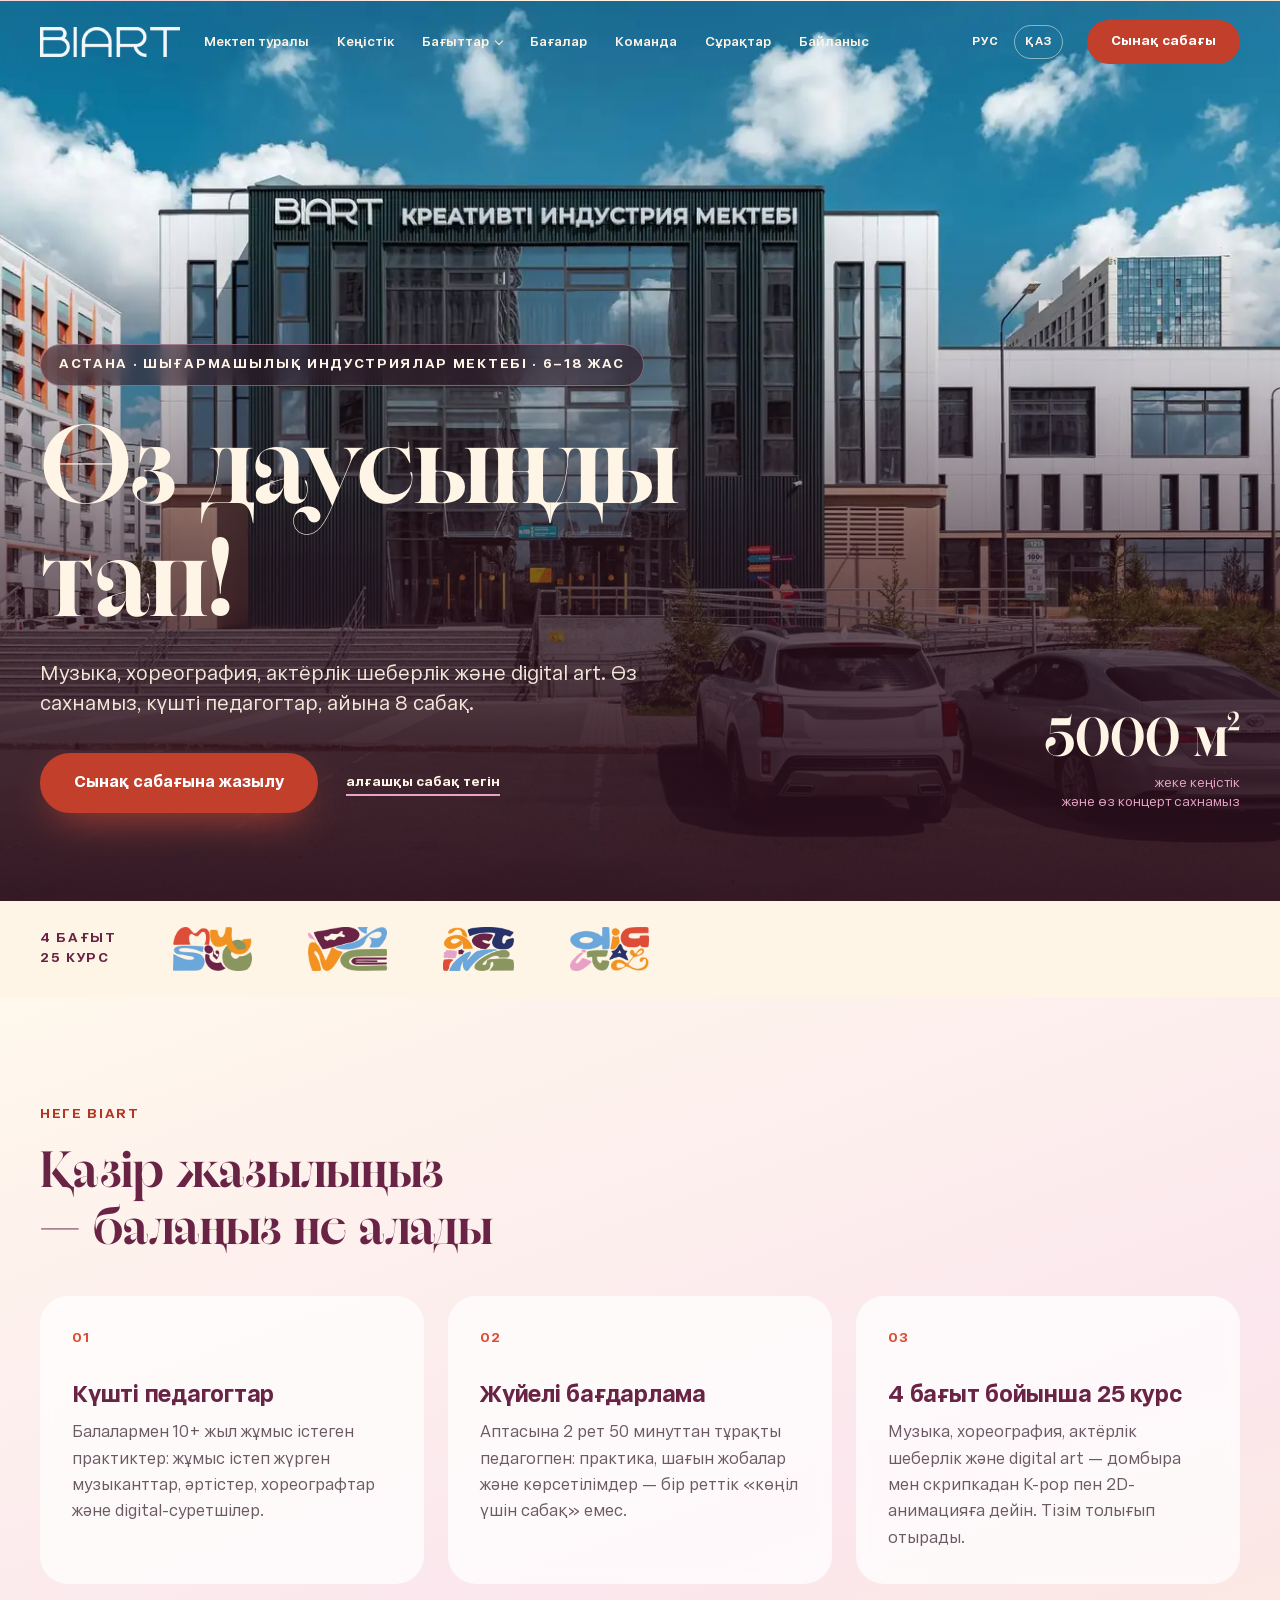
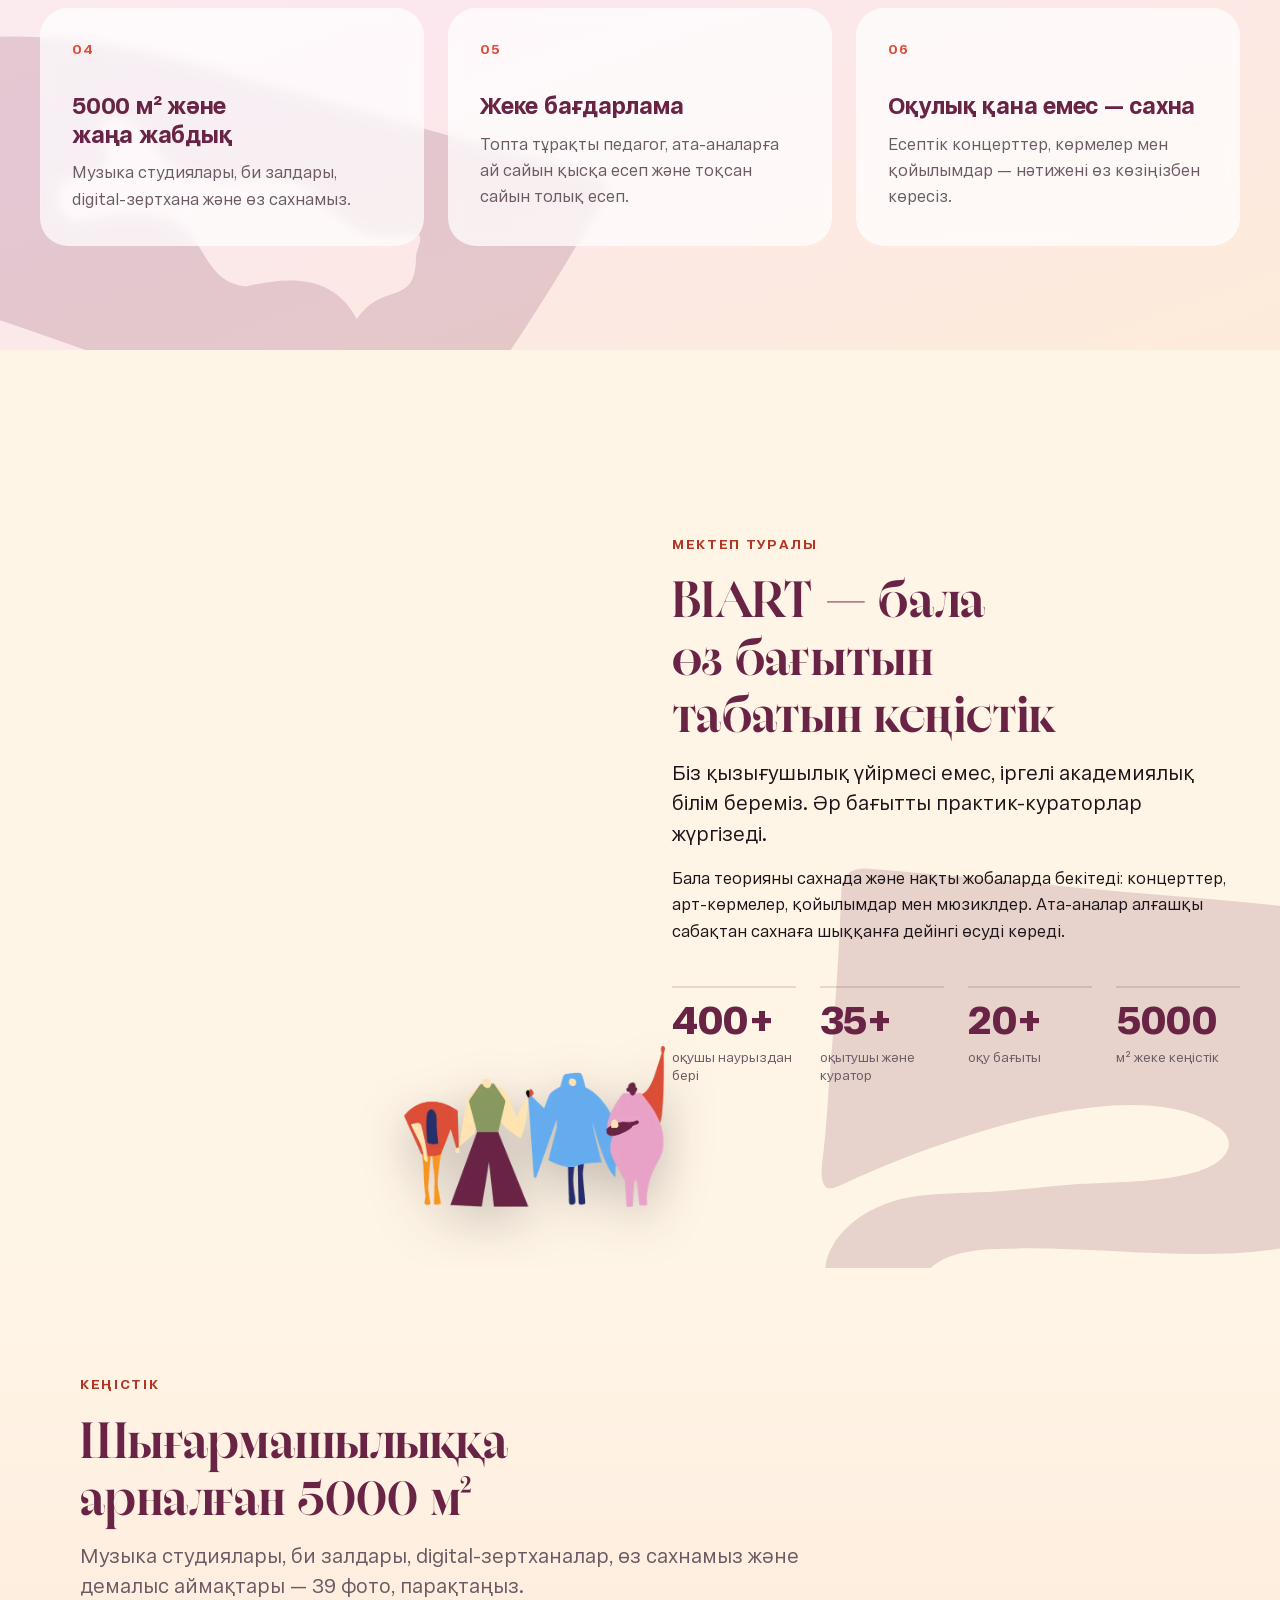
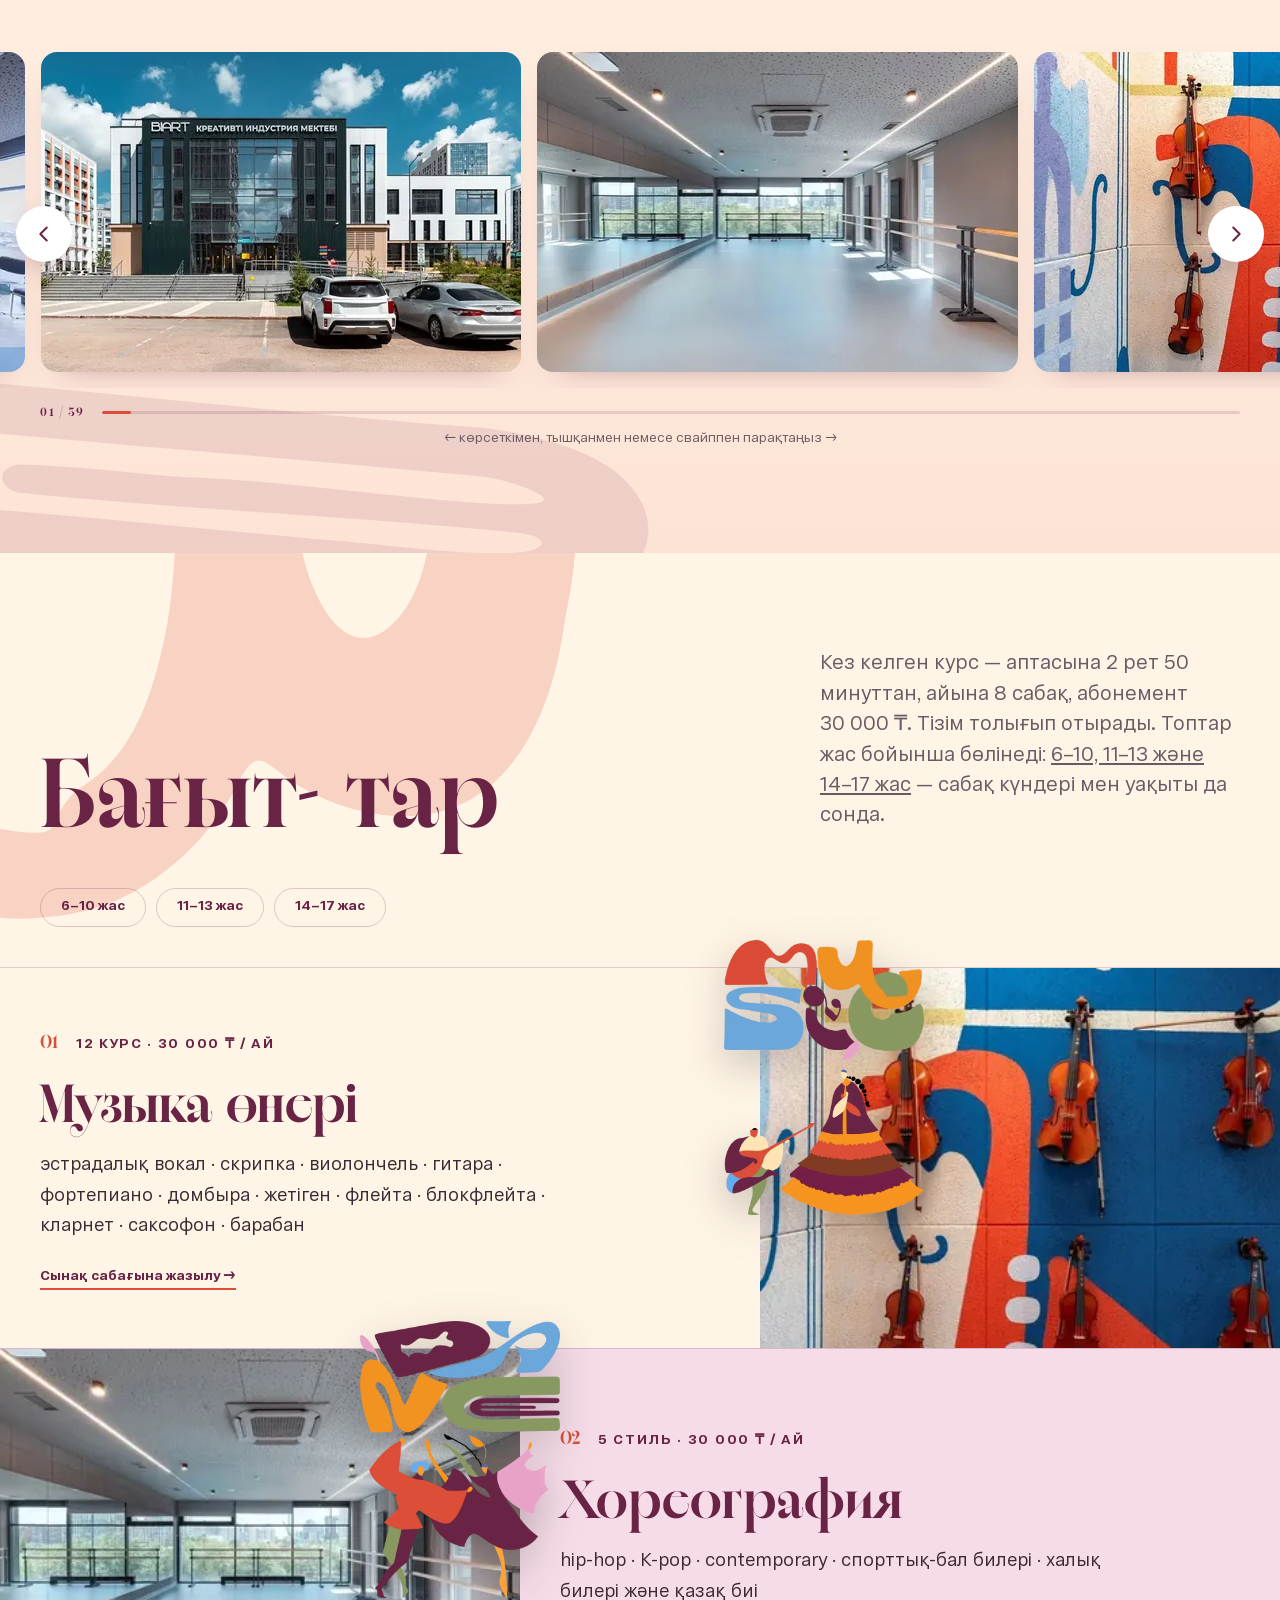
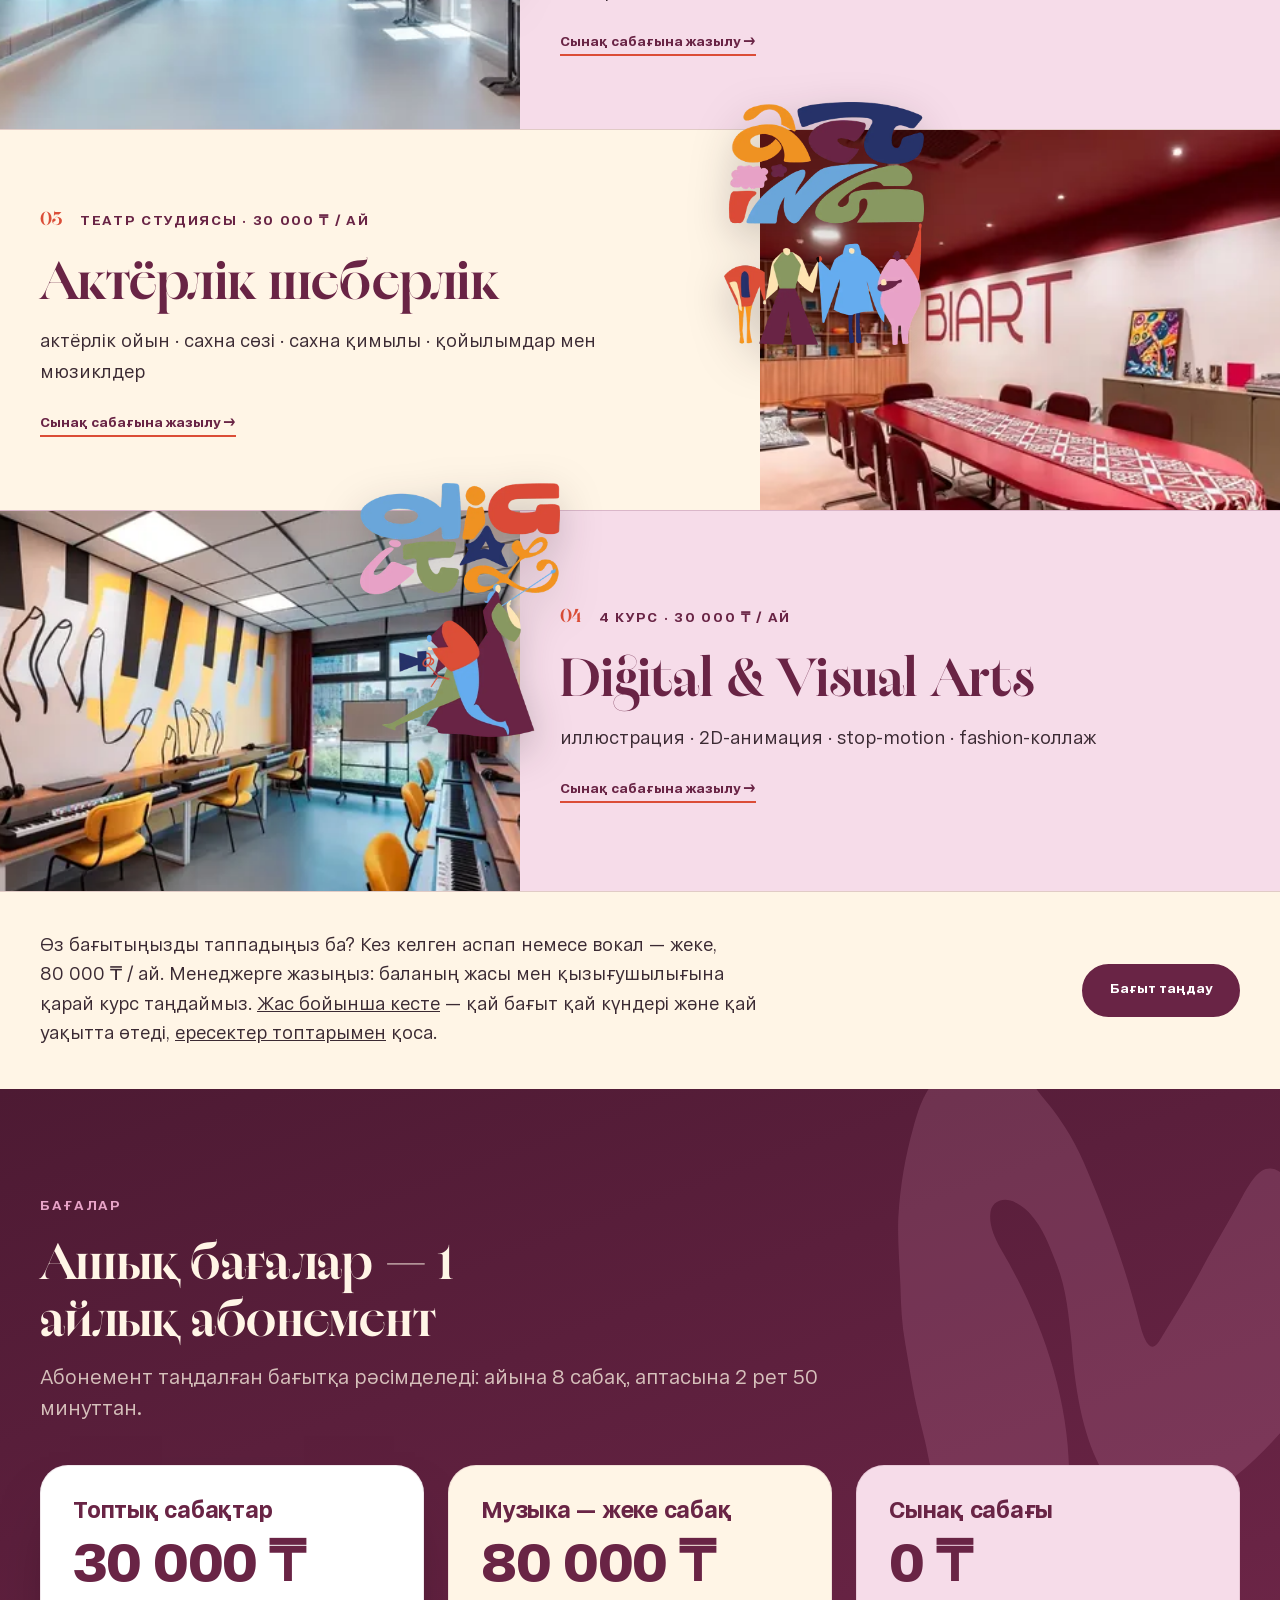
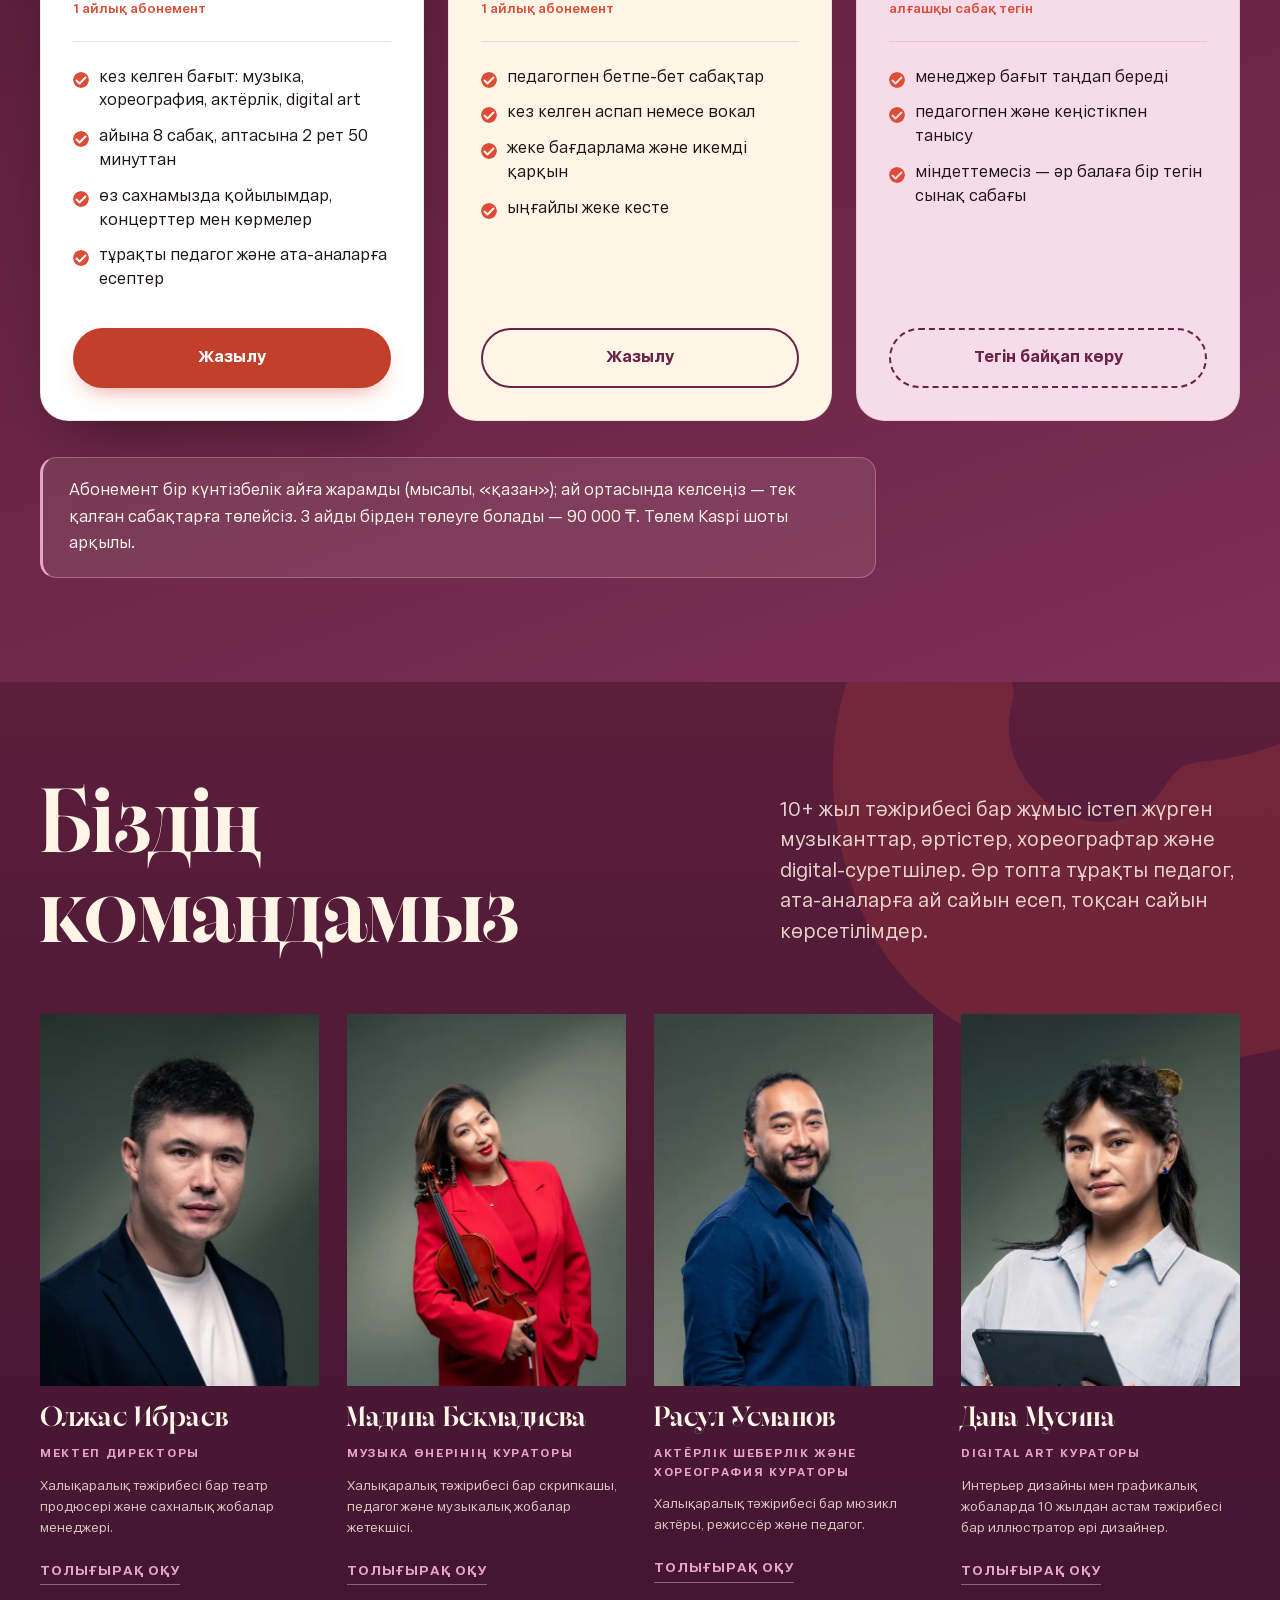
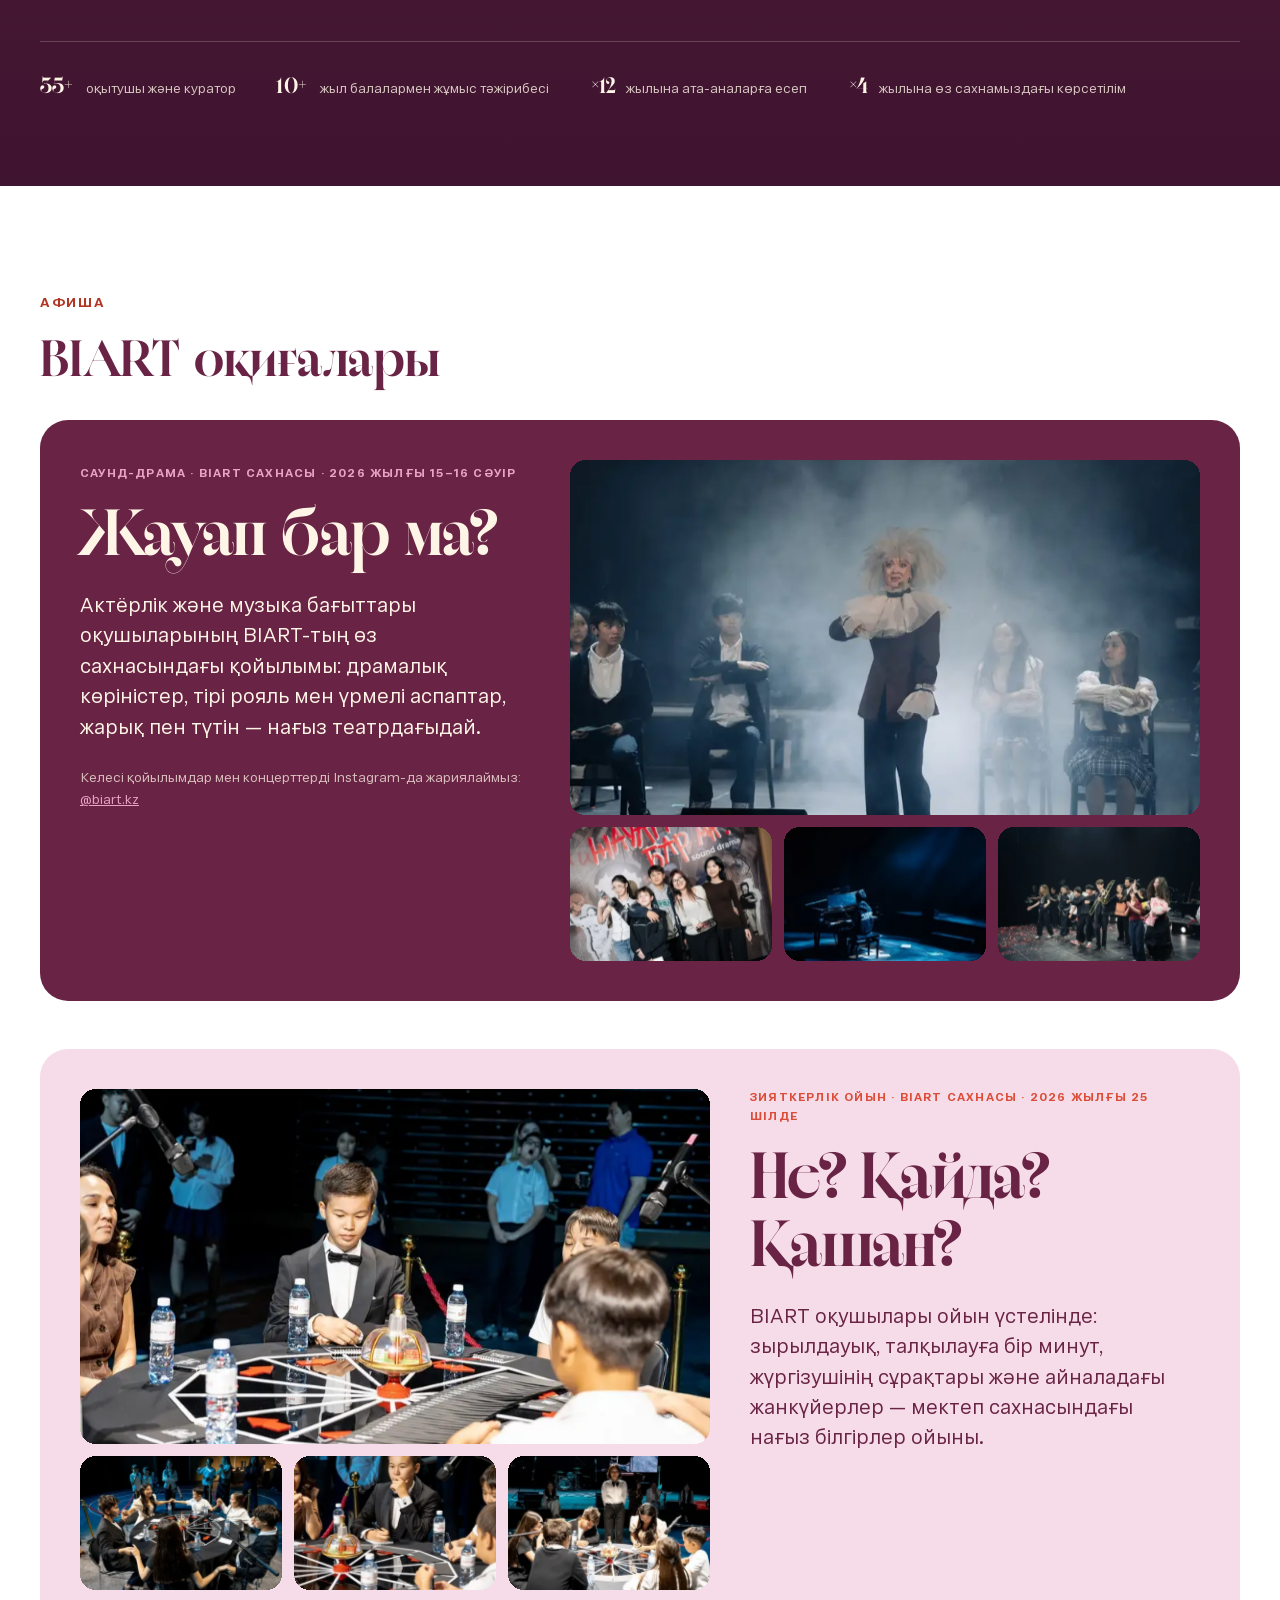
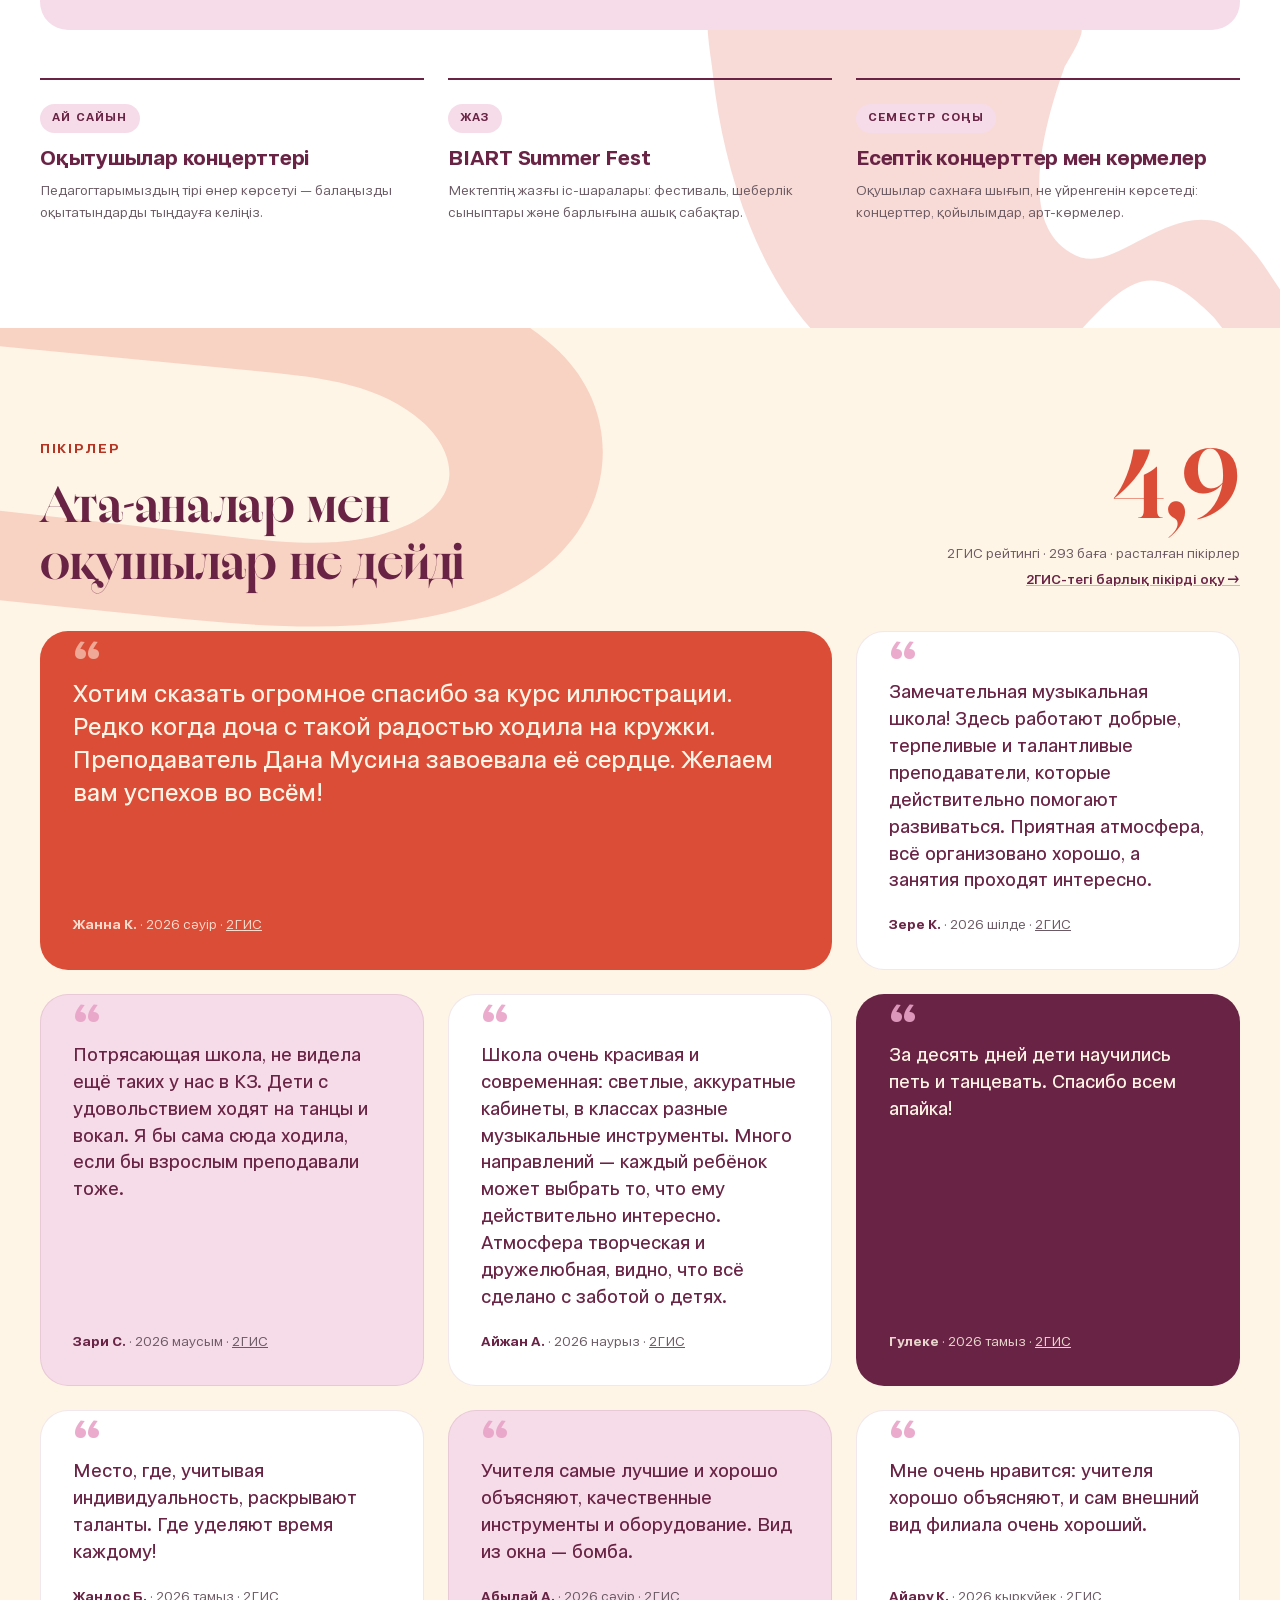
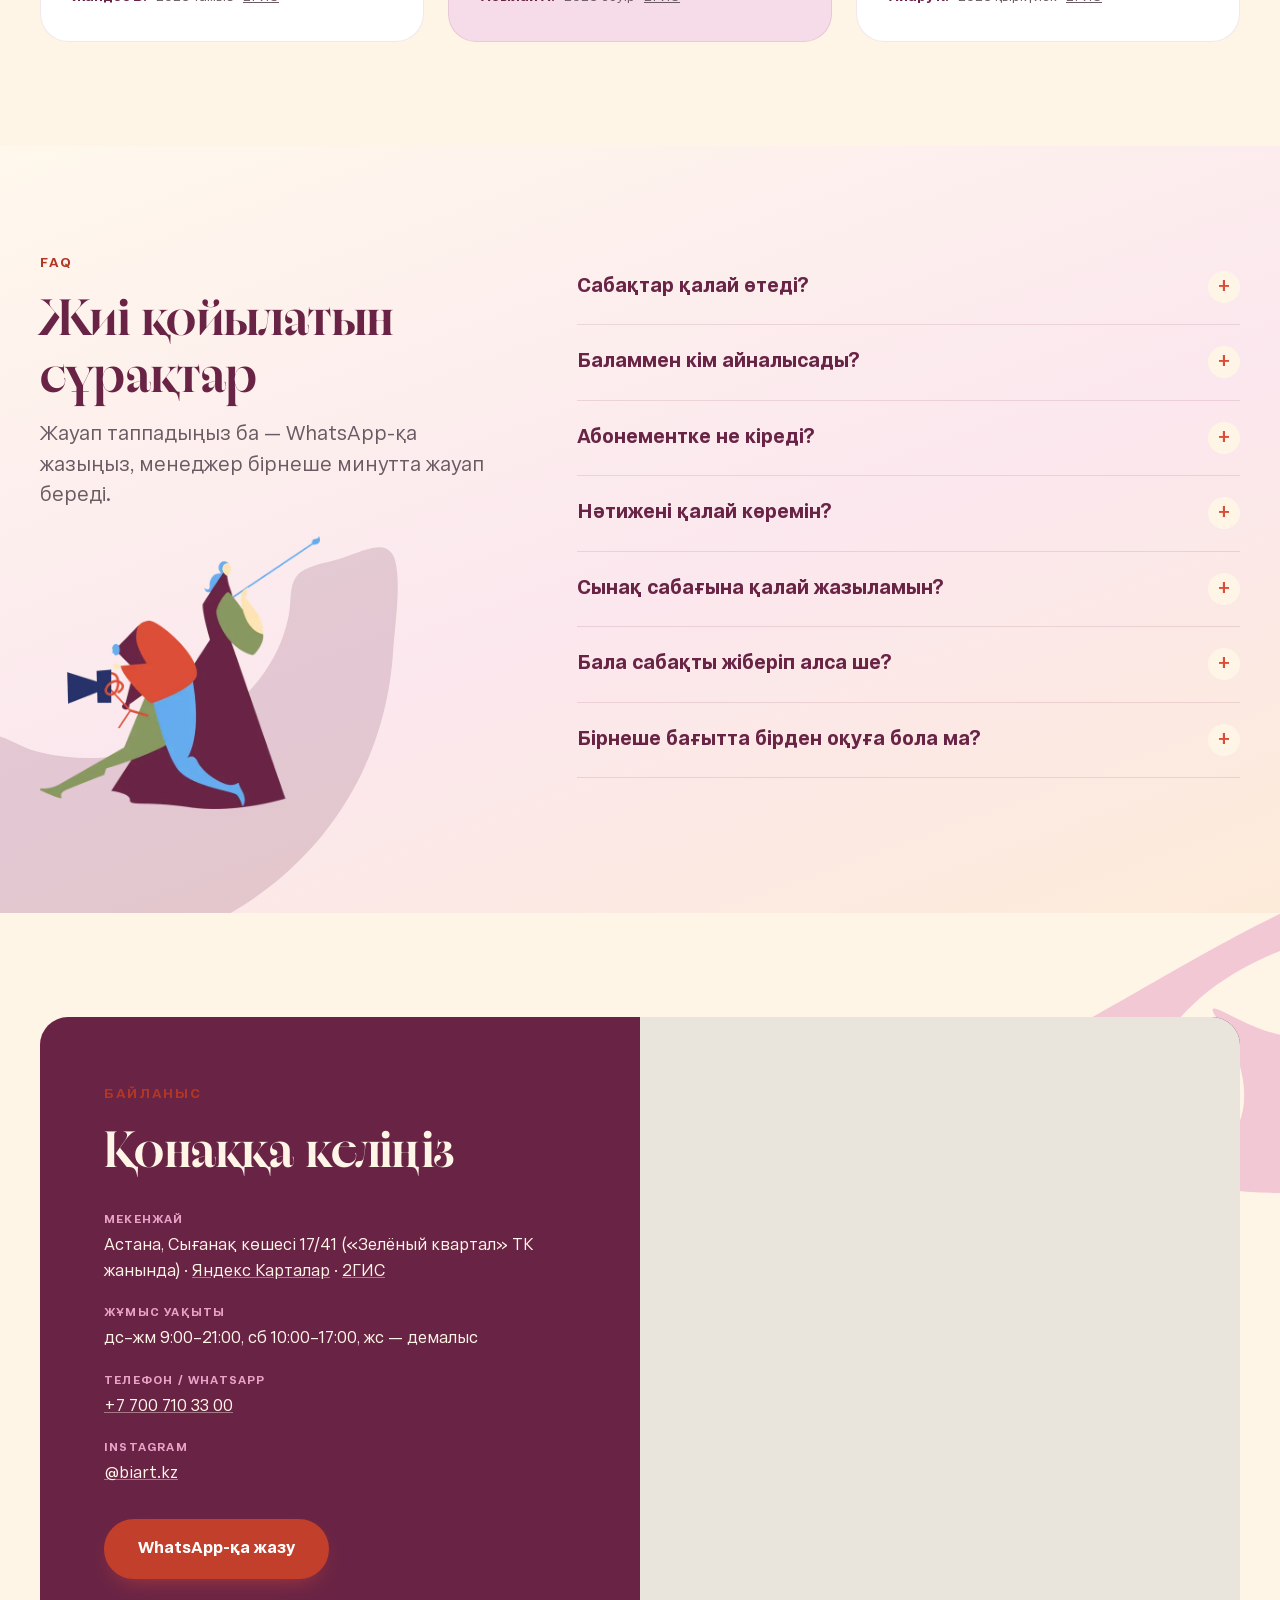
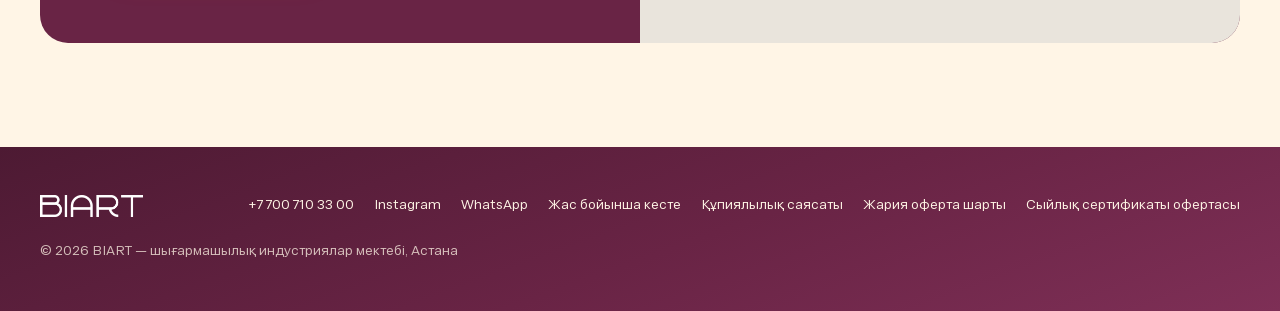
<file: kz/index.html>
<!DOCTYPE html>
<html lang="kk">
<head>
	<meta charset="UTF-8" />
	<meta name="viewport" content="width=device-width, initial-scale=1" />
<meta name='robots' content='max-image-preview:large' />



<title>BIART &#8212; Астанадағы шығармашылық индустриялар мектебі</title>


<meta name="description" content="6–18 жас аралығындағы балаларға арналған Астанадағы шығармашылық индустриялар мектебі: музыка, хореография, актёрлік шеберлік, digital art. Күшті педагогтар, өз сахнамыз, 5000 м². Сынақ сабағы тегін.">
<meta name="theme-color" content="#692445">
<link rel="alternate" hreflang="ru" href="../">
<link rel="alternate" hreflang="kk" href="./">
<link rel="alternate" hreflang="x-default" href="../">
<meta property="og:type" content="website">
<meta property="og:site_name" content="BIART">
<meta property="og:locale" content="kk_KZ">
<meta property="og:title" content="BIART — Астанадағы шығармашылық индустриялар мектебі">
<meta property="og:description" content="6–18 жас аралығындағы балаларға арналған Астанадағы шығармашылық индустриялар мектебі: музыка, хореография, актёрлік шеберлік, digital art. Күшті педагогтар, өз сахнамыз, 5000 м². Сынақ сабағы тегін.">
<meta property="og:url" content="../kz/">
<meta property="og:image" content="../assets/img/og.jpg">
<meta property="og:image:width" content="1200">
<meta property="og:image:height" content="630">
<meta property="og:image:alt" content="Астанадағы BIART мектебі">
<meta name="twitter:card" content="summary_large_image">
<link rel="icon" href="../assets/img/favicon.ico" sizes="any">
<link rel="icon" type="image/png" sizes="32x32" href="../assets/img/favicon-32.png">
<link rel="apple-touch-icon" sizes="180x180" href="../assets/img/apple-touch-icon.png">
<link rel="manifest" href="../assets/site.webmanifest">
<script type="application/ld+json">{"@context":"https://schema.org","@type":["EducationalOrganization","LocalBusiness"],"name":"BIART","description":"6–18 жас аралығындағы балаларға арналған Астанадағы шығармашылық индустриялар мектебі: музыка, хореография, актёрлік шеберлік, digital art. Күшті педагогтар, өз сахнамыз, 5000 м². Сынақ сабағы тегін.","url":"../","telephone":"+77007103300","image":"../assets/img/og.jpg","logo":"../assets/img/logo.png","priceRange":"30 000 – 80 000 ₸ / мес","sameAs":["https://instagram.com/biart.kz"],"address":{"@type":"PostalAddress","streetAddress":"ул. Сыганак 17/41","addressLocality":"Астана","postalCode":"010000","addressCountry":"KZ"},"geo":{"@type":"GeoCoordinates","latitude":51.130066,"longitude":71.386104},"openingHours":["Mo-Fr 09:00-21:00","Sa 10:00-17:00"],"contactPoint":{"@type":"ContactPoint","telephone":"+77007103300","contactType":"customer service","availableLanguage":["ru","kk"],"url":"https://wa.me/77007103300"}}</script>
<style id="wp-img-auto-sizes-contain-inline-css">
img:is([sizes=auto i],[sizes^="auto," i]){contain-intrinsic-size:3000px 1500px}
/*# sourceURL=wp-img-auto-sizes-contain-inline-css */
</style>
<style id="wp-block-paragraph-inline-css">
/**
 * SCSS Variables.
 *
 * Please use variables from this sheet to ensure consistency across the UI.
 * Don't add to this sheet unless you're pretty sure the value will be reused in many places.
 * For example, don't add rules to this sheet that affect block visuals. It's purely for UI.
 */
/**
 * Colors
 */
/**
 * Fonts & basic variables.
 */
/**
 * Typography
 */
/**
 * Grid System.
 * https://make.wordpress.org/design/2019/10/31/proposal-a-consistent-spacing-system-for-wordpress/
 */
/**
 * Radius scale.
 */
/**
 * Elevation scale.
 */
/**
 * Dimensions.
 */
/**
 * Mobile specific styles
 */
/**
 * Editor styles.
 */
/**
 * Block & Editor UI.
 */
/**
 * Block paddings.
 */
/**
 * React Native specific.
 * These variables do not appear to be used anywhere else.
 */
.is-small-text {
  font-size: 0.875em;
}

.is-regular-text {
  font-size: 1em;
}

.is-large-text {
  font-size: 2.25em;
}

.is-larger-text {
  font-size: 3em;
}

.has-drop-cap:not(:focus)::first-letter {
  float: left;
  font-size: 8.4em;
  line-height: 0.68;
  font-weight: 100;
  margin: 0.05em 0.1em 0 0;
  text-transform: uppercase;
  font-style: normal;
}

body.rtl .has-drop-cap:not(:focus)::first-letter {
  float: initial;
  margin-left: 0.1em;
}

p.has-drop-cap.has-background {
  overflow: hidden;
}

:root :where(p.has-background) {
  padding: 1.25em 2.375em;
}

:where(p.has-text-color:not(.has-link-color)) a {
  color: inherit;
}

p.has-text-align-right[style*="writing-mode:vertical-rl"],
p.has-text-align-left[style*="writing-mode:vertical-lr"] {
  rotate: 180deg;
}
/*# sourceURL=../wp-includes/blocks/paragraph/style.css */
</style>

<style id="wp-block-image-theme-inline-css">
/**
 * Typography
 */
/**
 * SCSS Variables.
 *
 * Please use variables from this sheet to ensure consistency across the UI.
 * Don't add to this sheet unless you're pretty sure the value will be reused in many places.
 * For example, don't add rules to this sheet that affect block visuals. It's purely for UI.
 */
/**
 * Colors
 */
/**
 * Fonts & basic variables.
 */
/**
 * Typography
 */
/**
 * Grid System.
 * https://make.wordpress.org/design/2019/10/31/proposal-a-consistent-spacing-system-for-wordpress/
 */
/**
 * Radius scale.
 */
/**
 * Elevation scale.
 */
/**
 * Dimensions.
 */
/**
 * Mobile specific styles
 */
/**
 * Editor styles.
 */
/**
 * Block & Editor UI.
 */
/**
 * Block paddings.
 */
/**
 * React Native specific.
 * These variables do not appear to be used anywhere else.
 */
/**
 * Breakpoints & Media Queries
 */
/**
*  Converts a hex value into the rgb equivalent.
*
* @param {string} hex - the hexadecimal value to convert
* @return {string} comma separated rgb values
*/
/**
 * Long content fade mixin
 *
 * Creates a fading overlay to signify that the content is longer
 * than the space allows.
 */
/**
 * Breakpoint mixins
 */
/**
 * Focus styles.
 */
/**
 * Standard focus rings for the WordPress Design System.
 *
 * Apply `outset-ring__focus` inside the relevant pseudo-class at the call site,
 * e.g. `&:focus { @include outset-ring__focus(); }`.
 */
/**
 * Applies editor left position to the selector passed as argument
 */
/**
 * Styles that are reused verbatim in a few places
 */
/**
 * Allows users to opt-out of animations via OS-level preferences.
 */
/**
 * Reset default styles for JavaScript UI based pages.
 * This is a WP-admin agnostic reset
 */
/**
 * Reset the WP Admin page styles for Gutenberg-like pages.
 */
/**
 * Creates a checkerboard pattern background to indicate transparency.
 * @param {String} $size - The size of the squares in the checkerboard pattern. Default is 12px.
 */
:root :where(.wp-block-image figcaption) {
  color: #555;
  font-size: 13px;
  text-align: center;
}
.is-dark-theme :root :where(.wp-block-image figcaption) {
  color: rgba(255, 255, 255, 0.65);
}

.wp-block-image {
  margin: 0 0 1em 0;
}
/*# sourceURL=../wp-includes/blocks/image/theme.css */
</style>
<style id="wp-block-group-inline-css">
.wp-block-group {
  box-sizing: border-box;
}

:where(.wp-block-group.wp-block-group-is-layout-constrained) {
  position: relative;
}
/*# sourceURL=../wp-includes/blocks/group/style.css */
</style>
<style id="wp-block-group-theme-inline-css">
/**
 * SCSS Variables.
 *
 * Please use variables from this sheet to ensure consistency across the UI.
 * Don't add to this sheet unless you're pretty sure the value will be reused in many places.
 * For example, don't add rules to this sheet that affect block visuals. It's purely for UI.
 */
/**
 * Colors
 */
/**
 * Fonts & basic variables.
 */
/**
 * Typography
 */
/**
 * Grid System.
 * https://make.wordpress.org/design/2019/10/31/proposal-a-consistent-spacing-system-for-wordpress/
 */
/**
 * Radius scale.
 */
/**
 * Elevation scale.
 */
/**
 * Dimensions.
 */
/**
 * Mobile specific styles
 */
/**
 * Editor styles.
 */
/**
 * Block & Editor UI.
 */
/**
 * Block paddings.
 */
/**
 * React Native specific.
 * These variables do not appear to be used anywhere else.
 */
:where(.wp-block-group.has-background) {
  padding: 1.25em 2.375em;
}
/*# sourceURL=../wp-includes/blocks/group/theme.css */
</style>
<style id="wp-block-button-inline-css">
.wp-block-button__link {
  cursor: pointer;
  display: inline-block;
  text-align: center;
  word-break: break-word;
  box-sizing: border-box;
  height: 100%;
  align-content: center;
}
.wp-block-button__link.aligncenter {
  text-align: center;
}
.wp-block-button__link.alignright {
  /*rtl:ignore*/
  text-align: right;
}

:where(.wp-block-button__link) {
  box-shadow: none;
  text-decoration: none;
  border-radius: 9999px;
  padding: calc(0.667em + 2px) calc(1.333em + 2px);
}

.wp-block-button[style*=text-decoration] .wp-block-button__link {
  text-decoration: inherit;
}

.wp-block-buttons > .wp-block-button.has-custom-width {
  max-width: none;
}
.wp-block-buttons > .wp-block-button.has-custom-width .wp-block-button__link {
  width: 100%;
}
.wp-block-buttons > .wp-block-button.has-custom-font-size .wp-block-button__link {
  font-size: inherit;
}
.wp-block-buttons > .wp-block-button[class*=wp-block-button__width] {
  width: calc(var(--wp--block-button--width) * 1% - var(--wp--style--block-gap, 0.5em) * (1 - var(--wp--block-button--width) / 100));
}
.wp-block-buttons > .wp-block-button.wp-block-button__width-25 {
  width: calc(25% - var(--wp--style--block-gap, 0.5em) * 0.75);
}
.wp-block-buttons > .wp-block-button.wp-block-button__width-50 {
  width: calc(50% - var(--wp--style--block-gap, 0.5em) * 0.5);
}
.wp-block-buttons > .wp-block-button.wp-block-button__width-75 {
  width: calc(75% - var(--wp--style--block-gap, 0.5em) * 0.25);
}
.wp-block-buttons > .wp-block-button.wp-block-button__width-100 {
  width: 100%;
  flex-basis: 100%;
}

.wp-block-buttons.is-vertical > .wp-block-button[class*=wp-block-button__width] {
  width: calc(var(--wp--block-button--width) * 1%);
}
.wp-block-buttons.is-vertical > .wp-block-button.wp-block-button__width-25 {
  width: 25%;
}
.wp-block-buttons.is-vertical > .wp-block-button.wp-block-button__width-50 {
  width: 50%;
}
.wp-block-buttons.is-vertical > .wp-block-button.wp-block-button__width-75 {
  width: 75%;
}

.wp-block-button.is-style-squared,
.wp-block-button__link.wp-block-button.is-style-squared {
  border-radius: 0;
}

.wp-block-button.no-border-radius,
.wp-block-button__link.no-border-radius {
  border-radius: 0 !important;
}

:root :where(.wp-block-button.is-style-outline > .wp-block-button__link),
:root :where(.wp-block-button .wp-block-button__link.is-style-outline) {
  border: 2px solid currentColor;
  padding: 0.667em 1.333em;
}
:root :where(.wp-block-button.is-style-outline > .wp-block-button__link:not(.has-text-color)),
:root :where(.wp-block-button .wp-block-button__link.is-style-outline:not(.has-text-color)) {
  color: currentColor;
}
:root :where(.wp-block-button.is-style-outline > .wp-block-button__link:not(.has-background)),
:root :where(.wp-block-button .wp-block-button__link.is-style-outline:not(.has-background)) {
  background-color: transparent;
  background-image: none;
}
/*# sourceURL=../wp-includes/blocks/button/style.css */
</style>
<style id="wp-block-buttons-inline-css">
.wp-block-buttons {
  box-sizing: border-box;
}
.wp-block-buttons.is-vertical {
  flex-direction: column;
}
.wp-block-buttons.is-vertical > .wp-block-button:last-child {
  margin-bottom: 0;
}
.wp-block-buttons > .wp-block-button {
  display: inline-block;
  margin: 0;
}
.wp-block-buttons.is-content-justification-left {
  justify-content: flex-start;
}
.wp-block-buttons.is-content-justification-left.is-vertical {
  align-items: flex-start;
}
.wp-block-buttons.is-content-justification-center {
  justify-content: center;
}
.wp-block-buttons.is-content-justification-center.is-vertical {
  align-items: center;
}
.wp-block-buttons.is-content-justification-right {
  justify-content: flex-end;
}
.wp-block-buttons.is-content-justification-right.is-vertical {
  align-items: flex-end;
}
.wp-block-buttons.is-content-justification-space-between {
  justify-content: space-between;
}
.wp-block-buttons.aligncenter {
  text-align: center;
}
.wp-block-buttons {
  /* stylelint-disable @stylistic/indentation -- Disable the stylelint rule, otherwise this selector is ugly! */
}
.wp-block-buttons:not(.is-content-justification-space-between,
.is-content-justification-right,
.is-content-justification-left,
.is-content-justification-center) .wp-block-button.aligncenter {
  /* stylelint-enable @stylistic/indentation */
  margin-left: auto;
  margin-right: auto;
  width: 100%;
}
.wp-block-buttons[style*=text-decoration] .wp-block-button,
.wp-block-buttons[style*=text-decoration] .wp-block-button__link {
  text-decoration: inherit;
}
.wp-block-buttons.has-custom-font-size .wp-block-button__link {
  font-size: inherit;
}
.wp-block-buttons .wp-block-button__link {
  width: 100%;
}

.wp-block-button.aligncenter {
  text-align: center;
}
/*# sourceURL=../wp-includes/blocks/buttons/style.css */
</style>
<style id="wp-block-template-part-theme-inline-css">
/**
 * SCSS Variables.
 *
 * Please use variables from this sheet to ensure consistency across the UI.
 * Don't add to this sheet unless you're pretty sure the value will be reused in many places.
 * For example, don't add rules to this sheet that affect block visuals. It's purely for UI.
 */
/**
 * Colors
 */
/**
 * Fonts & basic variables.
 */
/**
 * Typography
 */
/**
 * Grid System.
 * https://make.wordpress.org/design/2019/10/31/proposal-a-consistent-spacing-system-for-wordpress/
 */
/**
 * Radius scale.
 */
/**
 * Elevation scale.
 */
/**
 * Dimensions.
 */
/**
 * Mobile specific styles
 */
/**
 * Editor styles.
 */
/**
 * Block & Editor UI.
 */
/**
 * Block paddings.
 */
/**
 * React Native specific.
 * These variables do not appear to be used anywhere else.
 */
:root :where(.wp-block-template-part.has-background) {
  padding: 1.25em 2.375em;
  margin-top: 0;
  margin-bottom: 0;
}
/*# sourceURL=../wp-includes/blocks/template-part/theme.css */
</style>
<style id="wp-block-heading-inline-css">
/**
 * SCSS Variables.
 *
 * Please use variables from this sheet to ensure consistency across the UI.
 * Don't add to this sheet unless you're pretty sure the value will be reused in many places.
 * For example, don't add rules to this sheet that affect block visuals. It's purely for UI.
 */
/**
 * Colors
 */
/**
 * Fonts & basic variables.
 */
/**
 * Typography
 */
/**
 * Grid System.
 * https://make.wordpress.org/design/2019/10/31/proposal-a-consistent-spacing-system-for-wordpress/
 */
/**
 * Radius scale.
 */
/**
 * Elevation scale.
 */
/**
 * Dimensions.
 */
/**
 * Mobile specific styles
 */
/**
 * Editor styles.
 */
/**
 * Block & Editor UI.
 */
/**
 * Block paddings.
 */
/**
 * React Native specific.
 * These variables do not appear to be used anywhere else.
 */
h1:where(.wp-block-heading).has-background,
h2:where(.wp-block-heading).has-background,
h3:where(.wp-block-heading).has-background,
h4:where(.wp-block-heading).has-background,
h5:where(.wp-block-heading).has-background,
h6:where(.wp-block-heading).has-background {
  padding: 1.25em 2.375em;
}
h1.has-text-align-right[style*=writing-mode]:where([style*=vertical-rl]), h1.has-text-align-left[style*=writing-mode]:where([style*=vertical-lr]),
h2.has-text-align-right[style*=writing-mode]:where([style*=vertical-rl]),
h2.has-text-align-left[style*=writing-mode]:where([style*=vertical-lr]),
h3.has-text-align-right[style*=writing-mode]:where([style*=vertical-rl]),
h3.has-text-align-left[style*=writing-mode]:where([style*=vertical-lr]),
h4.has-text-align-right[style*=writing-mode]:where([style*=vertical-rl]),
h4.has-text-align-left[style*=writing-mode]:where([style*=vertical-lr]),
h5.has-text-align-right[style*=writing-mode]:where([style*=vertical-rl]),
h5.has-text-align-left[style*=writing-mode]:where([style*=vertical-lr]),
h6.has-text-align-right[style*=writing-mode]:where([style*=vertical-rl]),
h6.has-text-align-left[style*=writing-mode]:where([style*=vertical-lr]) {
  rotate: 180deg;
}
/*# sourceURL=../wp-includes/blocks/heading/style.css */
</style>
<style id="wp-block-columns-inline-css">
/**
 * Breakpoints & Media Queries
 */
/**
 * Typography
 */
/**
 * SCSS Variables.
 *
 * Please use variables from this sheet to ensure consistency across the UI.
 * Don't add to this sheet unless you're pretty sure the value will be reused in many places.
 * For example, don't add rules to this sheet that affect block visuals. It's purely for UI.
 */
/**
 * Colors
 */
/**
 * Fonts & basic variables.
 */
/**
 * Typography
 */
/**
 * Grid System.
 * https://make.wordpress.org/design/2019/10/31/proposal-a-consistent-spacing-system-for-wordpress/
 */
/**
 * Radius scale.
 */
/**
 * Elevation scale.
 */
/**
 * Dimensions.
 */
/**
 * Mobile specific styles
 */
/**
 * Editor styles.
 */
/**
 * Block & Editor UI.
 */
/**
 * Block paddings.
 */
/**
 * React Native specific.
 * These variables do not appear to be used anywhere else.
 */
/**
*  Converts a hex value into the rgb equivalent.
*
* @param {string} hex - the hexadecimal value to convert
* @return {string} comma separated rgb values
*/
/**
 * Long content fade mixin
 *
 * Creates a fading overlay to signify that the content is longer
 * than the space allows.
 */
/**
 * Breakpoint mixins
 */
/**
 * Focus styles.
 */
/**
 * Standard focus rings for the WordPress Design System.
 *
 * Apply `outset-ring__focus` inside the relevant pseudo-class at the call site,
 * e.g. `&:focus { @include outset-ring__focus(); }`.
 */
/**
 * Applies editor left position to the selector passed as argument
 */
/**
 * Styles that are reused verbatim in a few places
 */
/**
 * Allows users to opt-out of animations via OS-level preferences.
 */
/**
 * Reset default styles for JavaScript UI based pages.
 * This is a WP-admin agnostic reset
 */
/**
 * Reset the WP Admin page styles for Gutenberg-like pages.
 */
/**
 * Creates a checkerboard pattern background to indicate transparency.
 * @param {String} $size - The size of the squares in the checkerboard pattern. Default is 12px.
 */
.wp-block-columns {
  display: flex;
  box-sizing: border-box;
  flex-wrap: wrap !important;
}
@media (min-width: 782px) {
  .wp-block-columns {
    flex-wrap: nowrap !important;
  }
}
.wp-block-columns {
  align-items: initial !important;
  /**
  * All Columns Alignment
  */
}
.wp-block-columns.are-vertically-aligned-top {
  align-items: flex-start;
}
.wp-block-columns.are-vertically-aligned-center {
  align-items: center;
}
.wp-block-columns.are-vertically-aligned-bottom {
  align-items: flex-end;
}
@media (max-width: 781px) {
  .wp-block-columns:not(.is-not-stacked-on-mobile) > .wp-block-column {
    flex-basis: 100% !important;
  }
}
@media (min-width: 782px) {
  .wp-block-columns:not(.is-not-stacked-on-mobile) > .wp-block-column {
    flex-basis: 0;
    flex-grow: 1;
  }
  .wp-block-columns:not(.is-not-stacked-on-mobile) > .wp-block-column[style*=flex-basis] {
    flex-grow: 0;
  }
}
.wp-block-columns.is-not-stacked-on-mobile {
  flex-wrap: nowrap !important;
}
.wp-block-columns.is-not-stacked-on-mobile > .wp-block-column {
  flex-basis: 0;
  flex-grow: 1;
}
.wp-block-columns.is-not-stacked-on-mobile > .wp-block-column[style*=flex-basis] {
  flex-grow: 0;
}

:where(.wp-block-columns) {
  margin-bottom: 1.75em;
}

:where(.wp-block-columns.has-background) {
  padding: 1.25em 2.375em;
}

.wp-block-column {
  flex-grow: 1;
  min-width: 0;
  word-break: break-word;
  overflow-wrap: break-word;
  /**
  * Individual Column Alignment
  */
}
.wp-block-column.is-vertically-aligned-top {
  align-self: flex-start;
}
.wp-block-column.is-vertically-aligned-center {
  align-self: center;
}
.wp-block-column.is-vertically-aligned-bottom {
  align-self: flex-end;
}
.wp-block-column.is-vertically-aligned-stretch {
  align-self: stretch;
}
.wp-block-column.is-vertically-aligned-top, .wp-block-column.is-vertically-aligned-center, .wp-block-column.is-vertically-aligned-bottom {
  width: 100%;
}
/*# sourceURL=../wp-includes/blocks/columns/style.css */
</style>
<style id="wp-block-details-inline-css">
.wp-block-details {
  box-sizing: border-box;
}

.wp-block-details summary {
  cursor: pointer;
}
/*# sourceURL=../wp-includes/blocks/details/style.css */
</style>
<style id="wp-block-embed-inline-css">
/**
 * Breakpoints & Media Queries
 */
/**
 * Typography
 */
/**
 * SCSS Variables.
 *
 * Please use variables from this sheet to ensure consistency across the UI.
 * Don't add to this sheet unless you're pretty sure the value will be reused in many places.
 * For example, don't add rules to this sheet that affect block visuals. It's purely for UI.
 */
/**
 * Colors
 */
/**
 * Fonts & basic variables.
 */
/**
 * Typography
 */
/**
 * Grid System.
 * https://make.wordpress.org/design/2019/10/31/proposal-a-consistent-spacing-system-for-wordpress/
 */
/**
 * Radius scale.
 */
/**
 * Elevation scale.
 */
/**
 * Dimensions.
 */
/**
 * Mobile specific styles
 */
/**
 * Editor styles.
 */
/**
 * Block & Editor UI.
 */
/**
 * Block paddings.
 */
/**
 * React Native specific.
 * These variables do not appear to be used anywhere else.
 */
/**
*  Converts a hex value into the rgb equivalent.
*
* @param {string} hex - the hexadecimal value to convert
* @return {string} comma separated rgb values
*/
/**
 * Long content fade mixin
 *
 * Creates a fading overlay to signify that the content is longer
 * than the space allows.
 */
/**
 * Breakpoint mixins
 */
/**
 * Focus styles.
 */
/**
 * Standard focus rings for the WordPress Design System.
 *
 * Apply `outset-ring__focus` inside the relevant pseudo-class at the call site,
 * e.g. `&:focus { @include outset-ring__focus(); }`.
 */
/**
 * Applies editor left position to the selector passed as argument
 */
/**
 * Styles that are reused verbatim in a few places
 */
/**
 * Allows users to opt-out of animations via OS-level preferences.
 */
/**
 * Reset default styles for JavaScript UI based pages.
 * This is a WP-admin agnostic reset
 */
/**
 * Reset the WP Admin page styles for Gutenberg-like pages.
 */
/**
 * Creates a checkerboard pattern background to indicate transparency.
 * @param {String} $size - The size of the squares in the checkerboard pattern. Default is 12px.
 */
.wp-block[data-align=left] > [data-type="core/embed"],
.wp-block[data-align=right] > [data-type="core/embed"],
.wp-block-embed.alignleft,
.wp-block-embed.alignright {
  max-width: 360px;
  width: 100%;
}
.wp-block[data-align=left] > [data-type="core/embed"] .wp-block-embed__wrapper,
.wp-block[data-align=right] > [data-type="core/embed"] .wp-block-embed__wrapper,
.wp-block-embed.alignleft .wp-block-embed__wrapper,
.wp-block-embed.alignright .wp-block-embed__wrapper {
  min-width: 280px;
}

.wp-block-cover .wp-block-embed {
  min-width: 320px;
  min-height: 240px;
}

.wp-block-group.is-layout-flex .wp-block-embed {
  flex: 1 1 0%;
  min-width: 0;
}

.wp-block-embed {
  overflow-wrap: break-word;
}
.wp-block-embed :where(figcaption) {
  margin-top: 0.5em;
  margin-bottom: 1em;
}
.wp-block-embed iframe {
  max-width: 100%;
}

.wp-block-embed__wrapper {
  position: relative;
}

.wp-embed-responsive .wp-has-aspect-ratio .wp-block-embed__wrapper::before {
  content: "";
  display: block;
  padding-top: 50%;
}
.wp-embed-responsive .wp-has-aspect-ratio iframe {
  position: absolute;
  top: 0;
  right: 0;
  bottom: 0;
  left: 0;
  height: 100%;
  width: 100%;
}

.wp-embed-responsive .wp-embed-aspect-21-9 .wp-block-embed__wrapper::before {
  padding-top: 42.85%;
}
.wp-embed-responsive .wp-embed-aspect-18-9 .wp-block-embed__wrapper::before {
  padding-top: 50%;
}
.wp-embed-responsive .wp-embed-aspect-16-9 .wp-block-embed__wrapper::before {
  padding-top: 56.25%;
}
.wp-embed-responsive .wp-embed-aspect-4-3 .wp-block-embed__wrapper::before {
  padding-top: 75%;
}
.wp-embed-responsive .wp-embed-aspect-1-1 .wp-block-embed__wrapper::before {
  padding-top: 100%;
}
.wp-embed-responsive .wp-embed-aspect-9-16 .wp-block-embed__wrapper::before {
  padding-top: 177.77%;
}
.wp-embed-responsive .wp-embed-aspect-1-2 .wp-block-embed__wrapper::before {
  padding-top: 200%;
}
/*# sourceURL=../wp-includes/blocks/embed/style.css */
</style>
<style id="wp-block-embed-theme-inline-css">
/**
 * Typography
 */
/**
 * SCSS Variables.
 *
 * Please use variables from this sheet to ensure consistency across the UI.
 * Don't add to this sheet unless you're pretty sure the value will be reused in many places.
 * For example, don't add rules to this sheet that affect block visuals. It's purely for UI.
 */
/**
 * Colors
 */
/**
 * Fonts & basic variables.
 */
/**
 * Typography
 */
/**
 * Grid System.
 * https://make.wordpress.org/design/2019/10/31/proposal-a-consistent-spacing-system-for-wordpress/
 */
/**
 * Radius scale.
 */
/**
 * Elevation scale.
 */
/**
 * Dimensions.
 */
/**
 * Mobile specific styles
 */
/**
 * Editor styles.
 */
/**
 * Block & Editor UI.
 */
/**
 * Block paddings.
 */
/**
 * React Native specific.
 * These variables do not appear to be used anywhere else.
 */
/**
 * Breakpoints & Media Queries
 */
/**
*  Converts a hex value into the rgb equivalent.
*
* @param {string} hex - the hexadecimal value to convert
* @return {string} comma separated rgb values
*/
/**
 * Long content fade mixin
 *
 * Creates a fading overlay to signify that the content is longer
 * than the space allows.
 */
/**
 * Breakpoint mixins
 */
/**
 * Focus styles.
 */
/**
 * Standard focus rings for the WordPress Design System.
 *
 * Apply `outset-ring__focus` inside the relevant pseudo-class at the call site,
 * e.g. `&:focus { @include outset-ring__focus(); }`.
 */
/**
 * Applies editor left position to the selector passed as argument
 */
/**
 * Styles that are reused verbatim in a few places
 */
/**
 * Allows users to opt-out of animations via OS-level preferences.
 */
/**
 * Reset default styles for JavaScript UI based pages.
 * This is a WP-admin agnostic reset
 */
/**
 * Reset the WP Admin page styles for Gutenberg-like pages.
 */
/**
 * Creates a checkerboard pattern background to indicate transparency.
 * @param {String} $size - The size of the squares in the checkerboard pattern. Default is 12px.
 */
.wp-block-embed :where(figcaption) {
  color: #555;
  font-size: 13px;
  text-align: center;
}
.is-dark-theme .wp-block-embed :where(figcaption) {
  color: rgba(255, 255, 255, 0.65);
}

.wp-block-embed {
  margin: 0 0 1em 0;
}
/*# sourceURL=../wp-includes/blocks/embed/theme.css */
</style>
<style id="wp-block-post-content-inline-css">
.wp-block-post-content {
  display: flow-root;
}
/*# sourceURL=../wp-includes/blocks/post-content/style.css */
</style>
<style id="wp-block-library-inline-css">
/**
 * Colors
 */
/**
 * Typography
 */
/**
 * SCSS Variables.
 *
 * Please use variables from this sheet to ensure consistency across the UI.
 * Don't add to this sheet unless you're pretty sure the value will be reused in many places.
 * For example, don't add rules to this sheet that affect block visuals. It's purely for UI.
 */
/**
 * Fonts & basic variables.
 */
/**
 * Typography
 */
/**
 * Grid System.
 * https://make.wordpress.org/design/2019/10/31/proposal-a-consistent-spacing-system-for-wordpress/
 */
/**
 * Radius scale.
 */
/**
 * Elevation scale.
 */
/**
 * Dimensions.
 */
/**
 * Mobile specific styles
 */
/**
 * Editor styles.
 */
/**
 * Block & Editor UI.
 */
/**
 * Block paddings.
 */
/**
 * React Native specific.
 * These variables do not appear to be used anywhere else.
 */
/**
 * Breakpoints & Media Queries
 */
/**
*  Converts a hex value into the rgb equivalent.
*
* @param {string} hex - the hexadecimal value to convert
* @return {string} comma separated rgb values
*/
/**
 * Long content fade mixin
 *
 * Creates a fading overlay to signify that the content is longer
 * than the space allows.
 */
/**
 * Breakpoint mixins
 */
/**
 * Focus styles.
 */
/**
 * Standard focus rings for the WordPress Design System.
 *
 * Apply `outset-ring__focus` inside the relevant pseudo-class at the call site,
 * e.g. `&:focus { @include outset-ring__focus(); }`.
 */
/**
 * Applies editor left position to the selector passed as argument
 */
/**
 * Styles that are reused verbatim in a few places
 */
/**
 * Allows users to opt-out of animations via OS-level preferences.
 */
/**
 * Reset default styles for JavaScript UI based pages.
 * This is a WP-admin agnostic reset
 */
/**
 * Reset the WP Admin page styles for Gutenberg-like pages.
 */
/**
 * Creates a checkerboard pattern background to indicate transparency.
 * @param {String} $size - The size of the squares in the checkerboard pattern. Default is 12px.
 */
:root {
  --wp-block-synced-color: #7a00df;
  --wp-block-synced-color--rgb: 122, 0, 223;
  --wp-bound-block-color: var(--wp-block-synced-color);
  --wp-editor-canvas-background: #ddd;
  --wp-admin-theme-color: #007cba;
  --wp-admin-theme-color--rgb: 0, 124, 186;
  --wp-admin-theme-color-darker-10: rgb(0, 107, 160.5);
  --wp-admin-theme-color-darker-10--rgb: 0, 107, 160.5;
  --wp-admin-theme-color-darker-20: #005a87;
  --wp-admin-theme-color-darker-20--rgb: 0, 90, 135;
  --wp-admin-border-width-focus: 2px;
}
@media (min-resolution: 192dpi) {
  :root {
    --wp-admin-border-width-focus: 1.5px;
  }
}

/**
 * Element styles.
 */
.wp-element-button {
  cursor: pointer;
}

:root .has-very-light-gray-background-color {
  background-color: #eee;
}
:root .has-very-dark-gray-background-color {
  background-color: #313131;
}
:root .has-very-light-gray-color {
  color: #eee;
}
:root .has-very-dark-gray-color {
  color: #313131;
}
:root {
  /* stylelint-disable @stylistic/function-comma-space-after -- We can not use spacing because of WP multi site kses rule. */
}
:root .has-vivid-green-cyan-to-vivid-cyan-blue-gradient-background {
  background: linear-gradient(135deg, rgb(0, 208, 132) 0%, rgb(6, 147, 227) 100%);
}
:root .has-purple-crush-gradient-background {
  background: linear-gradient(135deg, rgb(52, 226, 228) 0%, rgb(71, 33, 251) 50%, rgb(171, 29, 254) 100%);
}
:root .has-hazy-dawn-gradient-background {
  background: linear-gradient(135deg, rgb(250, 172, 168) 0%, rgb(218, 208, 236) 100%);
}
:root .has-subdued-olive-gradient-background {
  background: linear-gradient(135deg, rgb(250, 250, 225) 0%, rgb(103, 166, 113) 100%);
}
:root .has-atomic-cream-gradient-background {
  background: linear-gradient(135deg, rgb(253, 215, 154) 0%, rgb(0, 74, 89) 100%);
}
:root .has-nightshade-gradient-background {
  background: linear-gradient(135deg, rgb(51, 9, 104) 0%, rgb(49, 205, 207) 100%);
}
:root .has-midnight-gradient-background {
  background: linear-gradient(135deg, rgb(2, 3, 129) 0%, rgb(40, 116, 252) 100%);
}
:root {
  /* stylelint-enable @stylistic/function-comma-space-after */
  --wp--preset--font-size--normal: 16px;
  --wp--preset--font-size--huge: 42px;
}

.has-regular-font-size {
  font-size: 1em;
}

.has-larger-font-size {
  font-size: 2.625em;
}

.has-normal-font-size {
  font-size: var(--wp--preset--font-size--normal);
}

.has-huge-font-size {
  font-size: var(--wp--preset--font-size--huge);
}

:root .has-text-align-center {
  text-align: center;
}

:root .has-text-align-left {
  /*rtl:ignore*/
  text-align: left;
}

:root .has-text-align-right {
  /*rtl:ignore*/
  text-align: right;
}

.has-fit-text {
  white-space: nowrap !important;
}

#end-resizable-editor-section {
  display: none;
}

.aligncenter {
  clear: both;
}

.items-justified-left {
  justify-content: flex-start;
}

.items-justified-center {
  justify-content: center;
}

.items-justified-right {
  justify-content: flex-end;
}

.items-justified-space-between {
  justify-content: space-between;
}

.screen-reader-text {
  border: 0;
  clip-path: inset(50%);
  height: 1px;
  margin: -1px;
  overflow: hidden;
  padding: 0;
  position: absolute;
  width: 1px;
  word-wrap: normal !important;
  word-break: normal !important;
}

.screen-reader-text:focus {
  background-color: #ddd;
  clip-path: none;
  color: #444;
  display: block;
  font-size: 1em;
  height: auto;
  left: 5px;
  line-height: normal;
  padding: 15px 23px 14px;
  text-decoration: none;
  top: 5px;
  width: auto;
  z-index: 100000;
}

/**
 * The following provide a simple means of applying a default border style when
 * a user first makes a selection in the border block support panel.
 * This prevents issues such as where the user could set a border width
 * and see no border due there being no border style set.
 *
 * This is intended to be removed once intelligent defaults can be set while
 * making border selections via the block support.
 *
 * See: https://github.com/WordPress/gutenberg/pull/33743
 */
html :where(.has-border-color) {
  border-style: solid;
}

html :where([style^=border-color],
[style*=";border-color"],
[style*="; border-color"]) {
  border-style: solid;
}

html :where([style^=border-top-color],
[style*=";border-top-color"],
[style*="; border-top-color"]) {
  border-top-style: solid;
}

html :where([style^=border-right-color],
[style*=";border-right-color"],
[style*="; border-right-color"]) {
  /*rtl:ignore*/
  border-right-style: solid;
}

html :where([style^=border-bottom-color],
[style*=";border-bottom-color"],
[style*="; border-bottom-color"]) {
  border-bottom-style: solid;
}

html :where([style^=border-left-color],
[style*=";border-left-color"],
[style*="; border-left-color"]) {
  /*rtl:ignore*/
  border-left-style: solid;
}

html :where([style^=border-width],
[style*=";border-width"],
[style*="; border-width"]) {
  border-style: solid;
}

html :where([style^=border-top-width],
[style*=";border-top-width"],
[style*="; border-top-width"]) {
  border-top-style: solid;
}

html :where([style^=border-right-width],
[style*=";border-right-width"],
[style*="; border-right-width"]) {
  /*rtl:ignore*/
  border-right-style: solid;
}

html :where([style^=border-bottom-width],
[style*=";border-bottom-width"],
[style*="; border-bottom-width"]) {
  border-bottom-style: solid;
}

html :where([style^=border-left-width],
[style*=";border-left-width"],
[style*="; border-left-width"]) {
  /*rtl:ignore*/
  border-left-style: solid;
}

/**
 * Provide baseline responsiveness for images.
 */
html :where(img[class*=wp-image-]) {
  height: auto;
  max-width: 100%;
}

/**
 * Reset user agent styles for figure element margins.
 */
:where(figure) {
  margin: 0 0 1em 0;
}

html :where(.is-position-sticky) {
  --wp-admin--admin-bar--position-offset: var(--wp-admin--admin-bar--height, 0px);
}

@media screen and (max-width: 600px) {
  html :where(.is-position-sticky) {
    --wp-admin--admin-bar--position-offset: 0px;
  }
}
/*# sourceURL=/wp-includes/css/dist/block-library/common.css */
</style>
<style id="global-styles-inline-css">
:root{--wp--preset--aspect-ratio--square: 1;--wp--preset--aspect-ratio--4-3: 4/3;--wp--preset--aspect-ratio--3-4: 3/4;--wp--preset--aspect-ratio--3-2: 3/2;--wp--preset--aspect-ratio--2-3: 2/3;--wp--preset--aspect-ratio--16-9: 16/9;--wp--preset--aspect-ratio--9-16: 9/16;--wp--preset--color--black: #000000;--wp--preset--color--cyan-bluish-gray: #abb8c3;--wp--preset--color--white: #ffffff;--wp--preset--color--pale-pink: #f78da7;--wp--preset--color--vivid-red: #cf2e2e;--wp--preset--color--luminous-vivid-orange: #ff6900;--wp--preset--color--luminous-vivid-amber: #fcb900;--wp--preset--color--light-green-cyan: #7bdcb5;--wp--preset--color--vivid-green-cyan: #00d084;--wp--preset--color--pale-cyan-blue: #8ed1fc;--wp--preset--color--vivid-cyan-blue: #0693e3;--wp--preset--color--vivid-purple: #9b51e0;--wp--preset--color--bordeaux: #692445;--wp--preset--color--vermilion: #db4d37;--wp--preset--color--pink: #e8a3c7;--wp--preset--color--cream: #fff5e6;--wp--preset--color--gray: #f2f2f2;--wp--preset--gradient--vivid-cyan-blue-to-vivid-purple: linear-gradient(135deg,rgb(6,147,227) 0%,rgb(155,81,224) 100%);--wp--preset--gradient--light-green-cyan-to-vivid-green-cyan: linear-gradient(135deg,rgb(122,220,180) 0%,rgb(0,208,130) 100%);--wp--preset--gradient--luminous-vivid-amber-to-luminous-vivid-orange: linear-gradient(135deg,rgb(252,185,0) 0%,rgb(255,105,0) 100%);--wp--preset--gradient--luminous-vivid-orange-to-vivid-red: linear-gradient(135deg,rgb(255,105,0) 0%,rgb(207,46,46) 100%);--wp--preset--gradient--very-light-gray-to-cyan-bluish-gray: linear-gradient(135deg,rgb(238,238,238) 0%,rgb(169,184,195) 100%);--wp--preset--gradient--cool-to-warm-spectrum: linear-gradient(135deg,rgb(74,234,220) 0%,rgb(151,120,209) 20%,rgb(207,42,186) 40%,rgb(238,44,130) 60%,rgb(251,105,98) 80%,rgb(254,248,76) 100%);--wp--preset--gradient--blush-light-purple: linear-gradient(135deg,rgb(255,206,236) 0%,rgb(152,150,240) 100%);--wp--preset--gradient--blush-bordeaux: linear-gradient(135deg,rgb(254,205,165) 0%,rgb(254,45,45) 50%,rgb(107,0,62) 100%);--wp--preset--gradient--luminous-dusk: linear-gradient(135deg,rgb(255,203,112) 0%,rgb(199,81,192) 50%,rgb(65,88,208) 100%);--wp--preset--gradient--pale-ocean: linear-gradient(135deg,rgb(255,245,203) 0%,rgb(182,227,212) 50%,rgb(51,167,181) 100%);--wp--preset--gradient--electric-grass: linear-gradient(135deg,rgb(202,248,128) 0%,rgb(113,206,126) 100%);--wp--preset--gradient--midnight: linear-gradient(135deg,rgb(2,3,129) 0%,rgb(40,116,252) 100%);--wp--preset--font-size--small: var(--fs-small);--wp--preset--font-size--medium: var(--fs-body);--wp--preset--font-size--large: var(--fs-h3);--wp--preset--font-size--x-large: var(--fs-h2);--wp--preset--font-size--huge: var(--fs-h1);--wp--preset--font-family--display: "CoFo Raffine", "Playfair Display", "Times New Roman", serif;--wp--preset--font-family--body: "Adapter", "Manrope", "Segoe UI", Arial, sans-serif;--wp--preset--spacing--20: 0.44rem;--wp--preset--spacing--30: 0.67rem;--wp--preset--spacing--40: 1rem;--wp--preset--spacing--50: 1.5rem;--wp--preset--spacing--60: 2.25rem;--wp--preset--spacing--70: 3.38rem;--wp--preset--spacing--80: 5.06rem;--wp--preset--shadow--natural: 6px 6px 9px rgba(0, 0, 0, 0.2);--wp--preset--shadow--deep: 12px 12px 50px rgba(0, 0, 0, 0.4);--wp--preset--shadow--sharp: 6px 6px 0px rgba(0, 0, 0, 0.2);--wp--preset--shadow--outlined: 6px 6px 0px -3px rgb(255, 255, 255), 6px 6px rgb(0, 0, 0);--wp--preset--shadow--crisp: 6px 6px 0px rgb(0, 0, 0);}.wp-block-button{--wp--preset--dimension--25: 25%;--wp--preset--dimension--50: 50%;--wp--preset--dimension--75: 75%;--wp--preset--dimension--100: 100%;}:root { --wp--style--global--content-size: 1200px;--wp--style--global--wide-size: 1400px; }:where(body) { margin: 0; }.wp-site-blocks > .alignleft { float: left; margin-right: 2em; }.wp-site-blocks > .alignright { float: right; margin-left: 2em; }.wp-site-blocks > .aligncenter { justify-content: center; margin-left: auto; margin-right: auto; }:where(.wp-site-blocks) > * { margin-block-start: 0; margin-block-end: 0; }:where(.wp-site-blocks) > :first-child { margin-block-start: 0; }:where(.wp-site-blocks) > :last-child { margin-block-end: 0; }:root { --wp--style--block-gap: 0; }:root :where(.is-layout-flow) > :first-child{margin-block-start: 0;}:root :where(.is-layout-flow) > :last-child{margin-block-end: 0;}:root :where(.is-layout-flow) > *{margin-block-start: 0;margin-block-end: 0;}:root :where(.is-layout-constrained) > :first-child{margin-block-start: 0;}:root :where(.is-layout-constrained) > :last-child{margin-block-end: 0;}:root :where(.is-layout-constrained) > *{margin-block-start: 0;margin-block-end: 0;}:root :where(.is-layout-flex){gap: 0;}:root :where(.is-layout-grid){gap: 0;}.is-layout-flow > .alignleft{float: left;margin-inline-start: 0;margin-inline-end: 2em;}.is-layout-flow > .alignright{float: right;margin-inline-start: 2em;margin-inline-end: 0;}.is-layout-flow > .aligncenter{margin-left: auto !important;margin-right: auto !important;}.is-layout-constrained > .alignleft{float: left;margin-inline-start: 0;margin-inline-end: 2em;}.is-layout-constrained > .alignright{float: right;margin-inline-start: 2em;margin-inline-end: 0;}.is-layout-constrained > .aligncenter{margin-left: auto !important;margin-right: auto !important;}.is-layout-constrained > :where(:not(.alignleft):not(.alignright):not(.alignfull)){max-width: var(--wp--style--global--content-size);margin-left: auto !important;margin-right: auto !important;}.is-layout-constrained > .alignwide{max-width: var(--wp--style--global--wide-size);}body .is-layout-flex{display: flex;}.is-layout-flex{flex-wrap: wrap;align-items: center;}.is-layout-flex > :is(*, div){margin: 0;}body .is-layout-grid{display: grid;}.is-layout-grid > :is(*, div){margin: 0;}body{background-color: var(--wp--preset--color--cream);color: var(--c-ink);font-family: var(--wp--preset--font-family--body);font-size: var(--wp--preset--font-size--medium);line-height: 1.55;padding-top: 0px;padding-right: 0px;padding-bottom: 0px;padding-left: 0px;}a:where(:not(.wp-element-button)){color: var(--wp--preset--color--bordeaux);}h1{color: var(--wp--preset--color--bordeaux);font-family: var(--wp--preset--font-family--display);font-weight: 700;letter-spacing: .005em;line-height: 1.02;}h2{color: var(--wp--preset--color--bordeaux);font-family: var(--wp--preset--font-family--display);font-weight: 700;letter-spacing: .005em;line-height: 1.02;}h3{color: var(--wp--preset--color--bordeaux);font-family: var(--wp--preset--font-family--body);font-weight: 700;letter-spacing: -0.01em;line-height: 1.2;}h4{color: var(--wp--preset--color--bordeaux);font-family: var(--wp--preset--font-family--body);font-weight: 700;letter-spacing: -0.01em;line-height: 1.2;}h5{color: var(--wp--preset--color--bordeaux);font-family: var(--wp--preset--font-family--body);font-weight: 700;letter-spacing: -0.01em;line-height: 1.2;}h6{color: var(--wp--preset--color--bordeaux);font-family: var(--wp--preset--font-family--body);font-weight: 700;letter-spacing: -0.01em;line-height: 1.2;}:root :where(.wp-element-button, .wp-block-button__link){background-color: var(--wp--preset--color--vermilion);border-radius: var(--radius-pill);border-width: 0;color: var(--wp--preset--color--white);font-family: inherit;font-size: inherit;font-style: inherit;font-weight: inherit;letter-spacing: inherit;line-height: inherit;padding-top: calc(0.667em + 2px);padding-right: calc(1.333em + 2px);padding-bottom: calc(0.667em + 2px);padding-left: calc(1.333em + 2px);text-decoration: none;text-transform: inherit;}.has-black-color{color: var(--wp--preset--color--black) !important;}.has-cyan-bluish-gray-color{color: var(--wp--preset--color--cyan-bluish-gray) !important;}.has-white-color{color: var(--wp--preset--color--white) !important;}.has-pale-pink-color{color: var(--wp--preset--color--pale-pink) !important;}.has-vivid-red-color{color: var(--wp--preset--color--vivid-red) !important;}.has-luminous-vivid-orange-color{color: var(--wp--preset--color--luminous-vivid-orange) !important;}.has-luminous-vivid-amber-color{color: var(--wp--preset--color--luminous-vivid-amber) !important;}.has-light-green-cyan-color{color: var(--wp--preset--color--light-green-cyan) !important;}.has-vivid-green-cyan-color{color: var(--wp--preset--color--vivid-green-cyan) !important;}.has-pale-cyan-blue-color{color: var(--wp--preset--color--pale-cyan-blue) !important;}.has-vivid-cyan-blue-color{color: var(--wp--preset--color--vivid-cyan-blue) !important;}.has-vivid-purple-color{color: var(--wp--preset--color--vivid-purple) !important;}.has-bordeaux-color{color: var(--wp--preset--color--bordeaux) !important;}.has-vermilion-color{color: var(--wp--preset--color--vermilion) !important;}.has-pink-color{color: var(--wp--preset--color--pink) !important;}.has-cream-color{color: var(--wp--preset--color--cream) !important;}.has-gray-color{color: var(--wp--preset--color--gray) !important;}.has-black-background-color{background-color: var(--wp--preset--color--black) !important;}.has-cyan-bluish-gray-background-color{background-color: var(--wp--preset--color--cyan-bluish-gray) !important;}.has-white-background-color{background-color: var(--wp--preset--color--white) !important;}.has-pale-pink-background-color{background-color: var(--wp--preset--color--pale-pink) !important;}.has-vivid-red-background-color{background-color: var(--wp--preset--color--vivid-red) !important;}.has-luminous-vivid-orange-background-color{background-color: var(--wp--preset--color--luminous-vivid-orange) !important;}.has-luminous-vivid-amber-background-color{background-color: var(--wp--preset--color--luminous-vivid-amber) !important;}.has-light-green-cyan-background-color{background-color: var(--wp--preset--color--light-green-cyan) !important;}.has-vivid-green-cyan-background-color{background-color: var(--wp--preset--color--vivid-green-cyan) !important;}.has-pale-cyan-blue-background-color{background-color: var(--wp--preset--color--pale-cyan-blue) !important;}.has-vivid-cyan-blue-background-color{background-color: var(--wp--preset--color--vivid-cyan-blue) !important;}.has-vivid-purple-background-color{background-color: var(--wp--preset--color--vivid-purple) !important;}.has-bordeaux-background-color{background-color: var(--wp--preset--color--bordeaux) !important;}.has-vermilion-background-color{background-color: var(--wp--preset--color--vermilion) !important;}.has-pink-background-color{background-color: var(--wp--preset--color--pink) !important;}.has-cream-background-color{background-color: var(--wp--preset--color--cream) !important;}.has-gray-background-color{background-color: var(--wp--preset--color--gray) !important;}.has-black-border-color{border-color: var(--wp--preset--color--black) !important;}.has-cyan-bluish-gray-border-color{border-color: var(--wp--preset--color--cyan-bluish-gray) !important;}.has-white-border-color{border-color: var(--wp--preset--color--white) !important;}.has-pale-pink-border-color{border-color: var(--wp--preset--color--pale-pink) !important;}.has-vivid-red-border-color{border-color: var(--wp--preset--color--vivid-red) !important;}.has-luminous-vivid-orange-border-color{border-color: var(--wp--preset--color--luminous-vivid-orange) !important;}.has-luminous-vivid-amber-border-color{border-color: var(--wp--preset--color--luminous-vivid-amber) !important;}.has-light-green-cyan-border-color{border-color: var(--wp--preset--color--light-green-cyan) !important;}.has-vivid-green-cyan-border-color{border-color: var(--wp--preset--color--vivid-green-cyan) !important;}.has-pale-cyan-blue-border-color{border-color: var(--wp--preset--color--pale-cyan-blue) !important;}.has-vivid-cyan-blue-border-color{border-color: var(--wp--preset--color--vivid-cyan-blue) !important;}.has-vivid-purple-border-color{border-color: var(--wp--preset--color--vivid-purple) !important;}.has-bordeaux-border-color{border-color: var(--wp--preset--color--bordeaux) !important;}.has-vermilion-border-color{border-color: var(--wp--preset--color--vermilion) !important;}.has-pink-border-color{border-color: var(--wp--preset--color--pink) !important;}.has-cream-border-color{border-color: var(--wp--preset--color--cream) !important;}.has-gray-border-color{border-color: var(--wp--preset--color--gray) !important;}.has-vivid-cyan-blue-to-vivid-purple-gradient-background{background: var(--wp--preset--gradient--vivid-cyan-blue-to-vivid-purple) !important;}.has-light-green-cyan-to-vivid-green-cyan-gradient-background{background: var(--wp--preset--gradient--light-green-cyan-to-vivid-green-cyan) !important;}.has-luminous-vivid-amber-to-luminous-vivid-orange-gradient-background{background: var(--wp--preset--gradient--luminous-vivid-amber-to-luminous-vivid-orange) !important;}.has-luminous-vivid-orange-to-vivid-red-gradient-background{background: var(--wp--preset--gradient--luminous-vivid-orange-to-vivid-red) !important;}.has-very-light-gray-to-cyan-bluish-gray-gradient-background{background: var(--wp--preset--gradient--very-light-gray-to-cyan-bluish-gray) !important;}.has-cool-to-warm-spectrum-gradient-background{background: var(--wp--preset--gradient--cool-to-warm-spectrum) !important;}.has-blush-light-purple-gradient-background{background: var(--wp--preset--gradient--blush-light-purple) !important;}.has-blush-bordeaux-gradient-background{background: var(--wp--preset--gradient--blush-bordeaux) !important;}.has-luminous-dusk-gradient-background{background: var(--wp--preset--gradient--luminous-dusk) !important;}.has-pale-ocean-gradient-background{background: var(--wp--preset--gradient--pale-ocean) !important;}.has-electric-grass-gradient-background{background: var(--wp--preset--gradient--electric-grass) !important;}.has-midnight-gradient-background{background: var(--wp--preset--gradient--midnight) !important;}.has-small-font-size{font-size: var(--wp--preset--font-size--small) !important;}.has-medium-font-size{font-size: var(--wp--preset--font-size--medium) !important;}.has-large-font-size{font-size: var(--wp--preset--font-size--large) !important;}.has-x-large-font-size{font-size: var(--wp--preset--font-size--x-large) !important;}.has-huge-font-size{font-size: var(--wp--preset--font-size--huge) !important;}.has-display-font-family{font-family: var(--wp--preset--font-family--display) !important;}.has-body-font-family{font-family: var(--wp--preset--font-family--body) !important;}
/*# sourceURL=global-styles-inline-css */
</style>
<style id="block-style-variation-styles-inline-css">
:root :where(.wp-block-button.is-style-outline--1 .wp-block-button__link){background: transparent none;border-color: currentColor;border-width: 2px;border-style: solid;color: currentColor;padding-top: 0.667em;padding-right: 1.33em;padding-bottom: 0.667em;padding-left: 1.33em;}
:root :where(.wp-block-button.is-style-outline--2 .wp-block-button__link){background: transparent none;border-color: currentColor;border-width: 2px;border-style: solid;color: currentColor;padding-top: 0.667em;padding-right: 1.33em;padding-bottom: 0.667em;padding-left: 1.33em;}
:root :where(.wp-block-button.is-style-outline--3 .wp-block-button__link){background: transparent none;border-color: currentColor;border-width: 2px;border-style: solid;color: currentColor;padding-top: 0.667em;padding-right: 1.33em;padding-bottom: 0.667em;padding-left: 1.33em;}
:root :where(.wp-block-button.is-style-outline--4 .wp-block-button__link){background: transparent none;border-color: currentColor;border-width: 2px;border-style: solid;color: currentColor;padding-top: 0.667em;padding-right: 1.33em;padding-bottom: 0.667em;padding-left: 1.33em;}
:root :where(.wp-block-button.is-style-outline--5 .wp-block-button__link){background: transparent none;border-color: currentColor;border-width: 2px;border-style: solid;color: currentColor;padding-top: 0.667em;padding-right: 1.33em;padding-bottom: 0.667em;padding-left: 1.33em;}
:root :where(.wp-block-button.is-style-outline--6 .wp-block-button__link){background: transparent none;border-color: currentColor;border-width: 2px;border-style: solid;color: currentColor;padding-top: 0.667em;padding-right: 1.33em;padding-bottom: 0.667em;padding-left: 1.33em;}
/*# sourceURL=block-style-variation-styles-inline-css */
</style>
<style id="core-block-supports-inline-css">
/**
 * Core styles: block-supports
 */
.wp-container-core-columns-is-layout-9ba6dbca {
	flex-wrap: nowrap;
}

/*# sourceURL=core-block-supports-inline-css */
</style>
<style id="wp-block-template-skip-link-inline-css">
.skip-link.screen-reader-text {
	border: 0;
	clip-path: inset(50%);
	height: 1px;
	margin: -1px;
	overflow: hidden;
	padding: 0;
	position: absolute !important;
	width: 1px;
	/* Many screen reader and browser combinations announce broken words as they would appear visually. */
	word-wrap: normal !important;
	word-break: normal !important;
}

.skip-link.screen-reader-text:focus {
	background-color: #eee;
	clip-path: none;
	color: #444;
	display: block;
	font-size: 1em;
	height: auto;
	left: 5px;
	line-height: normal;
	padding: 15px 23px 14px;
	text-decoration: none;
	top: 5px;
	width: auto;
	z-index: 100000;
}

/*# sourceURL=/wp-includes/css/wp-block-template-skip-link.css */
</style>
<link rel="stylesheet" href="../style.css?v=1792160671">








<link rel="canonical" href="./" />
</head>

<body class="wp-singular page-template page-template-page-landing-kz page page-id-6 wp-embed-responsive wp-theme-biart">

<a class="skip-link screen-reader-text" id="wp-skip-link" href="#main">Перейти к содержимому</a><div class="wp-site-blocks"><header class="wp-block-template-part">
<div class="wp-block-group site-header is-layout-flow wp-block-group-is-layout-flow">
<p class="skip-link wp-block-paragraph"><a href="../kz/#main">Мазмұнға өту</a></p>

<div class="wp-block-group wrap is-layout-flow wp-block-group-is-layout-flow">

<figure class="wp-block-image logo"><a href="./"><img fetchpriority="high" width="800" height="171" decoding="async" src="../assets/img/logo.webp" srcset="../assets/img/logo-480w.webp 480w, ../assets/img/logo.webp 800w" sizes="100vw" alt="BIART"/></a></figure>


<div class="wp-block-group nav is-layout-flow wp-block-group-is-layout-flow">
<p class="wp-block-paragraph"><a href="../kz/#about">Мектеп туралы</a></p>
<p class="wp-block-paragraph"><a href="../kz/#space">Кеңістік</a></p>

<div class="wp-block-group nav-item has-sub is-layout-flow wp-block-group-is-layout-flow">
<p class="wp-block-paragraph"><a href="../kz/#directions">Бағыттар</a></p>

<div class="wp-block-group nav-sub is-layout-flow wp-block-group-is-layout-flow">
<p class="wp-block-paragraph"><a href="../raspisanie-kz/#6-10">6–10 жас</a></p>
<p class="wp-block-paragraph"><a href="../raspisanie-kz/#11-13">11–13 жас</a></p>
<p class="wp-block-paragraph"><a href="../raspisanie-kz/#14-17">14–17 жас</a></p>
<p class="wp-block-paragraph"><a href="../raspisanie-kz/#18">Ересектер 18+</a></p>
<p class="wp-block-paragraph"><a href="../raspisanie-kz/">Толық кесте</a></p>
</div>

</div>

<p class="wp-block-paragraph"><a href="../kz/#price">Бағалар</a></p>
<p class="wp-block-paragraph"><a href="../kz/#teachers">Команда</a></p>
<p class="wp-block-paragraph"><a href="../kz/#faq">Сұрақтар</a></p>
<p class="wp-block-paragraph"><a href="../kz/#contacts">Байланыс</a></p>
</div>


<div class="wp-block-group lang is-layout-flow wp-block-group-is-layout-flow">
<p class="lang-ru wp-block-paragraph"><a href="../" lang="ru">РУС</a></p>
<p class="lang-kz is-active wp-block-paragraph"><a href="./" lang="kk">ҚАЗ</a></p>
</div>


<div class="wp-block-buttons header-cta is-layout-flex wp-block-buttons-is-layout-flex">

<div class="wp-block-button btn-primary"><a class="wp-block-button__link wp-element-button" href="https://wa.me/77007103300?text=Сәлеметсіз%20бе!%20BIART%20сынақ%20сабағына%20жазылғым%20келеді">Сынақ сабағы</a></div>

</div>

</div>

</div>

</header>


<main class="wp-block-group is-layout-flow wp-block-group-is-layout-flow" id="main">
<div class="entry-content wp-block-post-content is-layout-flow wp-block-post-content-is-layout-flow">
<section class="wp-block-group section hero is-layout-flow wp-block-group-is-layout-flow" id="top">

<div class="wp-block-group hero-stage is-layout-flow wp-block-group-is-layout-flow">

<figure class="wp-block-image hero-photo"><img width="1400" height="932" decoding="async" loading="eager" fetchpriority="high" src="../assets/img/hero-facade.webp" srcset="../assets/img/hero-facade-480w.webp 480w, ../assets/img/hero-facade-800w.webp 800w, ../assets/img/hero-facade.webp 1400w" sizes="100vw" alt="Астанадағы BIART мектебі"/></figure>


<div class="wp-block-group hero-text is-layout-flow wp-block-group-is-layout-flow">
<p class="eyebrow wp-block-paragraph">Астана · шығармашылық индустриялар мектебі · 6–18 жас</p>
<h1 class="wp-block-heading hero-title">Өз даусыңды тап!</h1>
<p class="hero-lead wp-block-paragraph">Музыка, хореография, актёрлік шеберлік және digital art. Өз сахнамыз, күшті педагогтар, айына 8 сабақ.</p>

<div class="wp-block-buttons hero-actions is-layout-flex wp-block-buttons-is-layout-flex">

<div class="wp-block-button btn-primary"><a class="wp-block-button__link wp-element-button" href="https://wa.me/77007103300?text=Сәлеметсіз%20бе!%20BIART%20сынақ%20сабағына%20жазылғым%20келеді">Сынақ сабағына жазылу</a></div>


<div class="wp-block-button is-style-outline btn-ghost is-style-outline--1"><a class="wp-block-button__link wp-element-button" href="#price">алғашқы сабақ тегін</a></div>

</div>

</div>


<div class="wp-block-group hero-badge is-layout-flow wp-block-group-is-layout-flow">
<p class="hero-badge-num wp-block-paragraph">5000 м²</p>
<p class="hero-badge-txt wp-block-paragraph">жеке кеңістік<br>және өз концерт сахнамыз</p>
</div>

</div>


<div class="wp-block-group hero-strip is-layout-flow wp-block-group-is-layout-flow">
<p class="eyebrow wp-block-paragraph">4 бағыт<br>25 курс</p>
<figure class="wp-block-image"><img width="900" height="500" decoding="async" loading="lazy" src="../assets/img/lettering-music.webp" alt="Music"/></figure>
<figure class="wp-block-image"><img width="900" height="502" decoding="async" loading="lazy" src="../assets/img/lettering-dance.webp" alt="Dance"/></figure>
<figure class="wp-block-image"><img width="900" height="563" decoding="async" loading="lazy" src="../assets/img/lettering-acting.webp" alt="Acting"/></figure>
<figure class="wp-block-image"><img width="900" height="502" decoding="async" loading="lazy" src="../assets/img/lettering-digital.webp" alt="Digital"/></figure>
</div>

</section>



<section class="wp-block-group section benefits section-deco deco-left is-layout-flow wp-block-group-is-layout-flow" id="benefits">

<div class="wp-block-group wrap is-layout-flow wp-block-group-is-layout-flow">
<p class="eyebrow wp-block-paragraph">Неге BIART</p>
<h2 class="wp-block-heading section-title">Қазір жазылыңыз — балаңыз не алады</h2>

<div class="wp-block-columns benefit-grid is-layout-flex wp-container-core-columns-is-layout-9ba6dbca wp-block-columns-is-layout-flex">

<div class="wp-block-column benefit is-layout-flow wp-block-column-is-layout-flow">
<p class="benefit-num wp-block-paragraph">01</p>
<h3 class="wp-block-heading">Күшті педагогтар</h3>
<p class="wp-block-paragraph">Балалармен 10+ жыл жұмыс істеген практиктер: жұмыс істеп жүрген музыканттар, әртістер, хореографтар және digital-суретшілер.</p>
</div>


<div class="wp-block-column benefit is-layout-flow wp-block-column-is-layout-flow">
<p class="benefit-num wp-block-paragraph">02</p>
<h3 class="wp-block-heading">Жүйелі бағдарлама</h3>
<p class="wp-block-paragraph">Аптасына 2 рет 50 минуттан тұрақты педагогпен: практика, шағын жобалар және көрсетілімдер — бір реттік «көңіл үшін сабақ» емес.</p>
</div>


<div class="wp-block-column benefit is-layout-flow wp-block-column-is-layout-flow">
<p class="benefit-num wp-block-paragraph">03</p>
<h3 class="wp-block-heading">4 бағыт бойынша 25 курс</h3>
<p class="wp-block-paragraph">Музыка, хореография, актёрлік шеберлік және digital art — домбыра мен скрипкадан K-pop пен 2D-анимацияға дейін. Тізім толығып отырады.</p>
</div>

</div>


<div class="wp-block-columns benefit-grid is-layout-flex wp-container-core-columns-is-layout-9ba6dbca wp-block-columns-is-layout-flex">

<div class="wp-block-column benefit is-layout-flow wp-block-column-is-layout-flow">
<p class="benefit-num wp-block-paragraph">04</p>
<h3 class="wp-block-heading">5000 м² және жаңа жабдық</h3>
<p class="wp-block-paragraph">Музыка студиялары, би залдары, digital-зертхана және өз сахнамыз.</p>
</div>


<div class="wp-block-column benefit is-layout-flow wp-block-column-is-layout-flow">
<p class="benefit-num wp-block-paragraph">05</p>
<h3 class="wp-block-heading">Жеке бағдарлама</h3>
<p class="wp-block-paragraph">Топта тұрақты педагог, ата-аналарға ай сайын қысқа есеп және тоқсан сайын толық есеп.</p>
</div>


<div class="wp-block-column benefit is-layout-flow wp-block-column-is-layout-flow">
<p class="benefit-num wp-block-paragraph">06</p>
<h3 class="wp-block-heading">Оқулық қана емес — сахна</h3>
<p class="wp-block-paragraph">Есептік концерттер, көрмелер мен қойылымдар — нәтижені өз көзіңізбен көресіз.</p>
</div>

</div>

</div>

</section>



<section class="wp-block-group section about section-deco deco-rb is-layout-flow wp-block-group-is-layout-flow" id="about">

<div class="wp-block-group wrap is-layout-flow wp-block-group-is-layout-flow">

<div class="wp-block-columns about-grid are-vertically-aligned-center is-layout-flex wp-container-core-columns-is-layout-9ba6dbca wp-block-columns-is-layout-flex">

<div class="wp-block-column about-media is-vertically-aligned-center is-layout-flow wp-block-column-is-layout-flow">

<figure class="wp-block-image about-photo"><img width="1000" height="1503" decoding="async" loading="lazy" src="../assets/img/ph-dombra-wall.webp" srcset="../assets/img/ph-dombra-wall-480w.webp 480w, ../assets/img/ph-dombra-wall-800w.webp 800w, ../assets/img/ph-dombra-wall.webp 1000w" sizes="auto, (max-width: 781px) 85vw, 40vw" alt="BIART қазақ аспаптары сыныбы"/></figure>


<figure class="wp-block-image about-illu"><img width="1000" height="615" decoding="async" loading="lazy" src="../assets/img/char-acting.webp" alt=""/></figure>

</div>


<div class="wp-block-column about-text is-vertically-aligned-center is-layout-flow wp-block-column-is-layout-flow">
<p class="eyebrow wp-block-paragraph">Мектеп туралы</p>
<h2 class="wp-block-heading section-title">BIART — бала өз бағытын табатын кеңістік</h2>
<p class="lead wp-block-paragraph">Біз қызығушылық үйірмесі емес, іргелі академиялық білім береміз. Әр бағытты практик-кураторлар жүргізеді.</p>
<p class="wp-block-paragraph">Бала теорияны сахнада және нақты жобаларда бекітеді: концерттер, арт-көрмелер, қойылымдар мен мюзиклдер. Ата-аналар алғашқы сабақтан сахнаға шыққанға дейінгі өсуді көреді.</p>

<div class="wp-block-columns stats is-layout-flex wp-container-core-columns-is-layout-9ba6dbca wp-block-columns-is-layout-flex">

<div class="wp-block-column stat is-layout-flow wp-block-column-is-layout-flow">
<p class="stat-num wp-block-paragraph">400+</p>
<p class="stat-txt wp-block-paragraph">оқушы наурыздан бері</p>
</div>


<div class="wp-block-column stat is-layout-flow wp-block-column-is-layout-flow">
<p class="stat-num wp-block-paragraph">35+</p>
<p class="stat-txt wp-block-paragraph">оқытушы және куратор</p>
</div>


<div class="wp-block-column stat is-layout-flow wp-block-column-is-layout-flow">
<p class="stat-num wp-block-paragraph">20+</p>
<p class="stat-txt wp-block-paragraph">оқу бағыты</p>
</div>


<div class="wp-block-column stat is-layout-flow wp-block-column-is-layout-flow">
<p class="stat-num wp-block-paragraph">5000</p>
<p class="stat-txt wp-block-paragraph">м² жеке кеңістік</p>
</div>

</div>

</div>

</div>

</div>

</section>



<section class="wp-block-group section space space-wide section-deco deco-left is-layout-flow wp-block-group-is-layout-flow" id="space">

<div class="wp-block-group wrap is-layout-flow wp-block-group-is-layout-flow">
<p class="eyebrow wp-block-paragraph">Кеңістік</p>
<h2 class="wp-block-heading section-title">Шығармашылыққа арналған 5000 м²</h2>
<p class="section-lead wp-block-paragraph">Музыка студиялары, би залдары, digital-зертханалар, өз сахнамыз және демалыс аймақтары — 39 фото, парақтаңыз.</p>

<div class="wp-block-group carousel is-layout-flow wp-block-group-is-layout-flow">

<div class="wp-block-group carousel-track is-layout-flow wp-block-group-is-layout-flow">
<figure class="wp-block-image m"><img width="1000" height="666" decoding="async" loading="lazy" src="../assets/img/ph-facade.webp" srcset="../assets/img/ph-facade-480w.webp 480w, ../assets/img/ph-facade-800w.webp 800w, ../assets/img/ph-facade.webp 1000w" sizes="auto, (max-width: 781px) 85vw, 40vw" alt="Астанадағы BIART мектебінің қасбеті"/></figure>
<figure class="wp-block-image m"><img width="1000" height="666" decoding="async" loading="lazy" src="../assets/img/ph-dance-hall.webp" srcset="../assets/img/ph-dance-hall-480w.webp 480w, ../assets/img/ph-dance-hall-800w.webp 800w, ../assets/img/ph-dance-hall.webp 1000w" sizes="auto, (max-width: 781px) 85vw, 40vw" alt="Би залы"/></figure>
<figure class="wp-block-image m"><img width="1000" height="666" decoding="async" loading="lazy" src="../assets/img/ph-violin-class.webp" srcset="../assets/img/ph-violin-class-480w.webp 480w, ../assets/img/ph-violin-class-800w.webp 800w, ../assets/img/ph-violin-class.webp 1000w" sizes="auto, (max-width: 781px) 85vw, 40vw" alt="Скрипка сыныбы"/></figure>
<figure class="wp-block-image m"><img width="1000" height="666" decoding="async" loading="lazy" src="../assets/img/ph-folk-class.webp" srcset="../assets/img/ph-folk-class-480w.webp 480w, ../assets/img/ph-folk-class-800w.webp 800w, ../assets/img/ph-folk-class.webp 1000w" sizes="auto, (max-width: 781px) 85vw, 40vw" alt="Қазақ аспаптары сыныбы"/></figure>
<figure class="wp-block-image m"><img width="1000" height="666" decoding="async" loading="lazy" src="../assets/img/ph-rock-studio.webp" srcset="../assets/img/ph-rock-studio-480w.webp 480w, ../assets/img/ph-rock-studio-800w.webp 800w, ../assets/img/ph-rock-studio.webp 1000w" sizes="auto, (max-width: 781px) 85vw, 40vw" alt="Рок-репетиция студиясы"/></figure>
<figure class="wp-block-image m"><img width="1000" height="666" decoding="async" loading="lazy" src="../assets/img/ph-keys-class.webp" srcset="../assets/img/ph-keys-class-480w.webp 480w, ../assets/img/ph-keys-class-800w.webp 800w, ../assets/img/ph-keys-class.webp 1000w" sizes="auto, (max-width: 781px) 85vw, 40vw" alt="Фортепиано және digital сыныбы"/></figure>
<figure class="wp-block-image m"><img width="1000" height="666" decoding="async" loading="lazy" src="../assets/img/ph-lounge-vinyl.webp" srcset="../assets/img/ph-lounge-vinyl-480w.webp 480w, ../assets/img/ph-lounge-vinyl-800w.webp 800w, ../assets/img/ph-lounge-vinyl.webp 1000w" sizes="auto, (max-width: 781px) 85vw, 40vw" alt="Виниль қабырғасы бар лаунж аймағы"/></figure>
<figure class="wp-block-image m"><img width="1000" height="666" decoding="async" loading="lazy" src="../assets/img/ph-piano.webp" srcset="../assets/img/ph-piano-480w.webp 480w, ../assets/img/ph-piano-800w.webp 800w, ../assets/img/ph-piano.webp 1000w" sizes="auto, (max-width: 781px) 85vw, 40vw" alt="Вокал және фортепиано сыныбы"/></figure>
<figure class="wp-block-image m"><img width="1000" height="666" decoding="async" loading="lazy" src="../assets/img/ph-band-room.webp" srcset="../assets/img/ph-band-room-480w.webp 480w, ../assets/img/ph-band-room-800w.webp 800w, ../assets/img/ph-band-room.webp 1000w" sizes="auto, (max-width: 781px) 85vw, 40vw" alt="Репетиция базасы"/></figure>
<figure class="wp-block-image m"><img width="1000" height="1503" decoding="async" loading="lazy" src="../assets/img/ph-dombra-wall.webp" srcset="../assets/img/ph-dombra-wall-480w.webp 480w, ../assets/img/ph-dombra-wall-800w.webp 800w, ../assets/img/ph-dombra-wall.webp 1000w" sizes="auto, (max-width: 781px) 85vw, 40vw" alt="Қазақ аспаптары сыныбындағы домбыралар"/></figure>
<figure class="wp-block-image m"><img width="1000" height="666" decoding="async" loading="lazy" src="../assets/img/ph-biart-hall.webp" srcset="../assets/img/ph-biart-hall-480w.webp 480w, ../assets/img/ph-biart-hall-800w.webp 800w, ../assets/img/ph-biart-hall.webp 1000w" sizes="auto, (max-width: 781px) 85vw, 40vw" alt="BIART кітапханасы мен кездесу бөлмесі"/></figure>
<figure class="wp-block-image m"><img width="760" height="507" decoding="async" loading="lazy" src="../assets/img/g1441.webp" srcset="../assets/img/g1441-480w.webp 480w, ../assets/img/g1441.webp 760w" sizes="auto, (max-width: 781px) 85vw, 40vw" alt="Концерт залы, 400 орындық"/></figure>
<figure class="wp-block-image m"><img width="760" height="507" decoding="async" loading="lazy" src="../assets/img/g1399.webp" srcset="../assets/img/g1399-480w.webp 480w, ../assets/img/g1399.webp 760w" sizes="auto, (max-width: 781px) 85vw, 40vw" alt="Гитара муралы бар киім ілгіш"/></figure>
<figure class="wp-block-image m"><img width="760" height="507" decoding="async" loading="lazy" src="../assets/img/g1408.webp" srcset="../assets/img/g1408-480w.webp 480w, ../assets/img/g1408.webp 760w" sizes="auto, (max-width: 781px) 85vw, 40vw" alt="Жарықты дыбыс толқыны бар дәліз"/></figure>
<figure class="wp-block-image m"><img width="760" height="507" decoding="async" loading="lazy" src="../assets/img/g1457.webp" srcset="../assets/img/g1457-480w.webp 480w, ../assets/img/g1457.webp 760w" sizes="auto, (max-width: 781px) 85vw, 40vw" alt="Мурал қабырғадағы скрипкалар мен саксофон"/></figure>
<figure class="wp-block-image m"><img width="760" height="507" decoding="async" loading="lazy" src="../assets/img/g1512.webp" srcset="../assets/img/g1512-480w.webp 480w, ../assets/img/g1512.webp 760w" sizes="auto, (max-width: 781px) 85vw, 40vw" alt="Қазақ аспаптары сыныбы: қабырғадағы домбыралар"/></figure>
<figure class="wp-block-image m"><img width="760" height="507" decoding="async" loading="lazy" src="../assets/img/g1557.webp" srcset="../assets/img/g1557-480w.webp 480w, ../assets/img/g1557.webp 760w" sizes="auto, (max-width: 781px) 85vw, 40vw" alt="Виниль табақшалары бар лаунж"/></figure>
<figure class="wp-block-image m"><img width="760" height="507" decoding="async" loading="lazy" src="../assets/img/g1591.webp" srcset="../assets/img/g1591-480w.webp 480w, ../assets/img/g1591.webp 760w" sizes="auto, (max-width: 781px) 85vw, 40vw" alt="Станогы мен панорамасы бар би залы"/></figure>
<figure class="wp-block-image m"><img width="760" height="507" decoding="async" loading="lazy" src="../assets/img/g1600.webp" srcset="../assets/img/g1600-480w.webp 480w, ../assets/img/g1600.webp 760w" sizes="auto, (max-width: 781px) 85vw, 40vw" alt="Балалар жұмыстарының галереясы бар дәліз"/></figure>
<figure class="wp-block-image m"><img width="760" height="507" decoding="async" loading="lazy" src="../assets/img/g1478.webp" srcset="../assets/img/g1478-480w.webp 480w, ../assets/img/g1478.webp 760w" sizes="auto, (max-width: 781px) 85vw, 40vw" alt="Гитарашы муралы және күту аймағы"/></figure>
<figure class="wp-block-image m"><img width="760" height="507" decoding="async" loading="lazy" src="../assets/img/g1449.webp" srcset="../assets/img/g1449-480w.webp 480w, ../assets/img/g1449.webp 760w" sizes="auto, (max-width: 781px) 85vw, 40vw" alt="Ағаш қабырғадағы отыратын қуыс"/></figure>
<figure class="wp-block-image m"><img width="760" height="507" decoding="async" loading="lazy" src="../assets/img/g1620.webp" srcset="../assets/img/g1620-480w.webp 480w, ../assets/img/g1620.webp 760w" sizes="auto, (max-width: 781px) 85vw, 40vw" alt="Ноутбуктері бар digital-сынып"/></figure>
<figure class="wp-block-image m"><img width="760" height="507" decoding="async" loading="lazy" src="../assets/img/g1694.webp" srcset="../assets/img/g1694-480w.webp 480w, ../assets/img/g1694.webp 760w" sizes="auto, (max-width: 781px) 85vw, 40vw" alt="Баспалдақтағы Ермек Серкебаевтың портреті"/></figure>
<figure class="wp-block-image m"><img width="760" height="507" decoding="async" loading="lazy" src="../assets/img/g1443.webp" srcset="../assets/img/g1443-480w.webp 480w, ../assets/img/g1443.webp 760w" sizes="auto, (max-width: 781px) 85vw, 40vw" alt="Перделері мен экраны бар сахна"/></figure>
<figure class="wp-block-image m"><img width="346" height="520" decoding="async" loading="lazy" src="../assets/img/g1536.webp" alt="Түрлі-түсті муралдағы скрипка"/></figure>
<figure class="wp-block-image m"><img width="760" height="507" decoding="async" loading="lazy" src="../assets/img/g1420.webp" srcset="../assets/img/g1420-480w.webp 480w, ../assets/img/g1420.webp 760w" sizes="auto, (max-width: 781px) 85vw, 40vw" alt="Үстелдері бар кафе аймағы"/></figure>
<figure class="wp-block-image m"><img width="760" height="507" decoding="async" loading="lazy" src="../assets/img/g1461.webp" srcset="../assets/img/g1461-480w.webp 480w, ../assets/img/g1461.webp 760w" sizes="auto, (max-width: 781px) 85vw, 40vw" alt="Кардиограмма муралы бар фортепиано сыныбы"/></figure>
<figure class="wp-block-image m"><img width="760" height="507" decoding="async" loading="lazy" src="../assets/img/g1501.webp" srcset="../assets/img/g1501-480w.webp 480w, ../assets/img/g1501.webp 760w" sizes="auto, (max-width: 781px) 85vw, 40vw" alt="Аспаптар муралы бар балалар аймағы"/></figure>
<figure class="wp-block-image m"><img width="760" height="507" decoding="async" loading="lazy" src="../assets/img/g1508.webp" srcset="../assets/img/g1508-480w.webp 480w, ../assets/img/g1508.webp 760w" sizes="auto, (max-width: 781px) 85vw, 40vw" alt="Көк қабырғадағы домбыра сыныбы"/></figure>
<figure class="wp-block-image m"><img width="760" height="507" decoding="async" loading="lazy" src="../assets/img/g1560.webp" srcset="../assets/img/g1560-480w.webp 480w, ../assets/img/g1560.webp 760w" sizes="auto, (max-width: 781px) 85vw, 40vw" alt="Кітап сөрелері бар BIART кездесу бөлмесі"/></figure>
<figure class="wp-block-image m"><img width="760" height="507" decoding="async" loading="lazy" src="../assets/img/g1580.webp" srcset="../assets/img/g1580-480w.webp 480w, ../assets/img/g1580.webp 760w" sizes="auto, (max-width: 781px) 85vw, 40vw" alt="Пуфтар мен кілемі бар демалыс аймағы"/></figure>
<figure class="wp-block-image m"><img width="760" height="507" decoding="async" loading="lazy" src="../assets/img/g1613.webp" srcset="../assets/img/g1613-480w.webp 480w, ../assets/img/g1613.webp 760w" sizes="auto, (max-width: 781px) 85vw, 40vw" alt="Ойнатқыш батырмалары муралы бар дәліз"/></figure>
<figure class="wp-block-image m"><img width="760" height="507" decoding="async" loading="lazy" src="../assets/img/g1628.webp" srcset="../assets/img/g1628-480w.webp 480w, ../assets/img/g1628.webp 760w" sizes="auto, (max-width: 781px) 85vw, 40vw" alt="Дыбыс жазу студиясы"/></figure>
<figure class="wp-block-image m"><img width="760" height="507" decoding="async" loading="lazy" src="../assets/img/g1677.webp" srcset="../assets/img/g1677-480w.webp 480w, ../assets/img/g1677.webp 760w" sizes="auto, (max-width: 781px) 85vw, 40vw" alt="Барабандар мен граффити бар репетиция базасы"/></figure>
<figure class="wp-block-image m"><img width="760" height="507" decoding="async" loading="lazy" src="../assets/img/g1466.webp" srcset="../assets/img/g1466-480w.webp 480w, ../assets/img/g1466.webp 760w" sizes="auto, (max-width: 781px) 85vw, 40vw" alt="Пернетақта сыныбы, пернелердегі қолдар муралы"/></figure>
<figure class="wp-block-image m"><img width="760" height="507" decoding="async" loading="lazy" src="../assets/img/g1453.webp" srcset="../assets/img/g1453-480w.webp 480w, ../assets/img/g1453.webp 760w" sizes="auto, (max-width: 781px) 85vw, 40vw" alt="Репетиция бөлмесі: барабандар мен пианино"/></figure>
<figure class="wp-block-image m"><img width="346" height="520" decoding="async" loading="lazy" src="../assets/img/g1685.webp" alt="Студиядағы акустикалық гитара мен микрофондар"/></figure>
<figure class="wp-block-image m"><img width="760" height="507" decoding="async" loading="lazy" src="../assets/img/g1454.webp" srcset="../assets/img/g1454-480w.webp 480w, ../assets/img/g1454.webp 760w" sizes="auto, (max-width: 781px) 85vw, 40vw" alt="Қалаға көрінісі бар репетиция бөлмесі"/></figure>
<figure class="wp-block-image m"><img width="760" height="507" decoding="async" loading="lazy" src="../assets/img/g1572.webp" srcset="../assets/img/g1572-480w.webp 480w, ../assets/img/g1572.webp 760w" sizes="auto, (max-width: 781px) 85vw, 40vw" alt="Паркеті бар би залы"/></figure>
</div>

</div>

<p class="carousel-hint wp-block-paragraph">← көрсеткімен, тышқанмен немесе свайппен парақтаңыз →</p>
</div>

</section>



<section class="wp-block-group section directions section-deco deco-lt is-layout-flow wp-block-group-is-layout-flow" id="directions">

<div class="wp-block-group wrap is-layout-flow wp-block-group-is-layout-flow">

<div class="wp-block-group dir-head is-layout-flow wp-block-group-is-layout-flow">
<h2 class="wp-block-heading section-title">Бағыт- тар</h2>
<p class="section-lead wp-block-paragraph">Кез келген курс — аптасына 2 рет 50 минуттан, айына 8 сабақ, абонемент 30 000 ₸. Тізім толығып отырады. Топтар жас бойынша бөлінеді: <a href="../raspisanie-kz/">6–10, 11–13 және 14–17 жас</a> — сабақ күндері мен уақыты да сонда.</p>

<div class="wp-block-buttons dir-ages is-layout-flex wp-block-buttons-is-layout-flex">

<div class="wp-block-button is-style-outline is-style-outline--2"><a class="wp-block-button__link wp-element-button" href="../raspisanie-kz/#6-10">6–10 жас</a></div>


<div class="wp-block-button is-style-outline is-style-outline--3"><a class="wp-block-button__link wp-element-button" href="../raspisanie-kz/#11-13">11–13 жас</a></div>


<div class="wp-block-button is-style-outline is-style-outline--4"><a class="wp-block-button__link wp-element-button" href="../raspisanie-kz/#14-17">14–17 жас</a></div>

</div>

</div>


<div class="wp-block-group dir-row is-layout-flow wp-block-group-is-layout-flow">

<div class="wp-block-group dir-text is-layout-flow wp-block-group-is-layout-flow">
<p class="dir-meta wp-block-paragraph"><strong>01</strong> 12 курс · 30 000 ₸ / ай</p>
<h3 class="wp-block-heading">Музыка өнері</h3>
<p class="dir-list wp-block-paragraph">эстрадалық вокал · скрипка · виолончель · гитара · фортепиано · домбыра · жетіген · флейта · блокфлейта · кларнет · саксофон · барабан</p>

<div class="wp-block-buttons is-layout-flex wp-block-buttons-is-layout-flex">

<div class="wp-block-button btn-link"><a class="wp-block-button__link wp-element-button" href="https://wa.me/77007103300?text=Сәлеметсіз%20бе!%20BIART%20сынақ%20сабағына%20жазылғым%20келеді">Сынақ сабағына жазылу →</a></div>

</div>

</div>


<div class="wp-block-group dir-media is-layout-flow wp-block-group-is-layout-flow">
<figure class="wp-block-image dir-photo"><img width="1000" height="666" decoding="async" loading="lazy" src="../assets/img/ph-violin-class.webp" srcset="../assets/img/ph-violin-class-480w.webp 480w, ../assets/img/ph-violin-class-800w.webp 800w, ../assets/img/ph-violin-class.webp 1000w" sizes="auto, (max-width: 781px) 85vw, 40vw" alt="Скрипка сыныбы"/></figure>
<figure class="wp-block-image dir-let"><img width="727" height="1000" decoding="async" loading="lazy" src="../assets/img/illu-music.webp" alt="Music"/></figure>
</div>

</div>


<div class="wp-block-group dir-row is-flipped is-rose is-layout-flow wp-block-group-is-layout-flow">

<div class="wp-block-group dir-text is-layout-flow wp-block-group-is-layout-flow">
<p class="dir-meta wp-block-paragraph"><strong>02</strong> 5 стиль · 30 000 ₸ / ай</p>
<h3 class="wp-block-heading">Хореография</h3>
<p class="dir-list wp-block-paragraph">hip-hop · K-pop · contemporary · спорттық-бал билері · халық билері және қазақ биі</p>

<div class="wp-block-buttons is-layout-flex wp-block-buttons-is-layout-flex">

<div class="wp-block-button btn-link"><a class="wp-block-button__link wp-element-button" href="https://wa.me/77007103300?text=Сәлеметсіз%20бе!%20BIART%20сынақ%20сабағына%20жазылғым%20келеді">Сынақ сабағына жазылу →</a></div>

</div>

</div>


<div class="wp-block-group dir-media is-layout-flow wp-block-group-is-layout-flow">
<figure class="wp-block-image dir-photo"><img width="1000" height="666" decoding="async" loading="lazy" src="../assets/img/ph-dance-hall.webp" srcset="../assets/img/ph-dance-hall-480w.webp 480w, ../assets/img/ph-dance-hall-800w.webp 800w, ../assets/img/ph-dance-hall.webp 1000w" sizes="auto, (max-width: 781px) 85vw, 40vw" alt="Би залы"/></figure>
<figure class="wp-block-image dir-let"><img width="721" height="1000" decoding="async" loading="lazy" src="../assets/img/illu-dance.webp" alt="Dance"/></figure>
</div>

</div>


<div class="wp-block-group dir-row is-layout-flow wp-block-group-is-layout-flow">

<div class="wp-block-group dir-text is-layout-flow wp-block-group-is-layout-flow">
<p class="dir-meta wp-block-paragraph"><strong>03</strong> театр студиясы · 30 000 ₸ / ай</p>
<h3 class="wp-block-heading">Актёрлік шеберлік</h3>
<p class="dir-list wp-block-paragraph">актёрлік ойын · сахна сөзі · сахна қимылы · қойылымдар мен мюзиклдер</p>

<div class="wp-block-buttons is-layout-flex wp-block-buttons-is-layout-flex">

<div class="wp-block-button btn-link"><a class="wp-block-button__link wp-element-button" href="https://wa.me/77007103300?text=Сәлеметсіз%20бе!%20BIART%20сынақ%20сабағына%20жазылғым%20келеді">Сынақ сабағына жазылу →</a></div>

</div>

</div>


<div class="wp-block-group dir-media is-layout-flow wp-block-group-is-layout-flow">
<figure class="wp-block-image dir-photo"><img width="1000" height="666" decoding="async" loading="lazy" src="../assets/img/ph-biart-hall.webp" srcset="../assets/img/ph-biart-hall-480w.webp 480w, ../assets/img/ph-biart-hall-800w.webp 800w, ../assets/img/ph-biart-hall.webp 1000w" sizes="auto, (max-width: 781px) 85vw, 40vw" alt="BIART аудиториясы"/></figure>
<figure class="wp-block-image dir-let"><img width="821" height="1000" decoding="async" loading="lazy" src="../assets/img/illu-acting.webp" alt="Acting"/></figure>
</div>

</div>


<div class="wp-block-group dir-row is-flipped is-rose is-layout-flow wp-block-group-is-layout-flow">

<div class="wp-block-group dir-text is-layout-flow wp-block-group-is-layout-flow">
<p class="dir-meta wp-block-paragraph"><strong>04</strong> 4 курс · 30 000 ₸ / ай</p>
<h3 class="wp-block-heading">Digital &amp; Visual Arts</h3>
<p class="dir-list wp-block-paragraph">иллюстрация · 2D-анимация · stop-motion · fashion-коллаж</p>

<div class="wp-block-buttons is-layout-flex wp-block-buttons-is-layout-flex">

<div class="wp-block-button btn-link"><a class="wp-block-button__link wp-element-button" href="https://wa.me/77007103300?text=Сәлеметсіз%20бе!%20BIART%20сынақ%20сабағына%20жазылғым%20келеді">Сынақ сабағына жазылу →</a></div>

</div>

</div>


<div class="wp-block-group dir-media is-layout-flow wp-block-group-is-layout-flow">
<figure class="wp-block-image dir-photo"><img width="1000" height="666" decoding="async" loading="lazy" src="../assets/img/ph-keys-class.webp" srcset="../assets/img/ph-keys-class-480w.webp 480w, ../assets/img/ph-keys-class-800w.webp 800w, ../assets/img/ph-keys-class.webp 1000w" sizes="auto, (max-width: 781px) 85vw, 40vw" alt="Digital-сынып"/></figure>
<figure class="wp-block-image dir-let"><img width="785" height="1000" decoding="async" loading="lazy" src="../assets/img/illu-digital.webp" alt="Digital"/></figure>
</div>

</div>


<div class="wp-block-group dir-foot is-layout-flow wp-block-group-is-layout-flow">
<p class="wp-block-paragraph">Өз бағытыңызды таппадыңыз ба? Кез келген аспап немесе вокал — жеке, 80 000 ₸ / ай. Менеджерге жазыңыз: баланың жасы мен қызығушылығына қарай курс таңдаймыз. <a href="../raspisanie-kz/">Жас бойынша кесте</a> — қай бағыт қай күндері және қай уақытта өтеді, <a href="../raspisanie-kz/#18">ересектер топтарымен</a> қоса.</p>

<div class="wp-block-buttons is-layout-flex wp-block-buttons-is-layout-flex">

<div class="wp-block-button btn-primary"><a class="wp-block-button__link wp-element-button" href="https://wa.me/77007103300?text=Сәлеметсіз%20бе!%20BIART-та%20бағыт%20таңдауға%20көмектесіңіз">Бағыт таңдау</a></div>

</div>

</div>

</div>

</section>



<section class="wp-block-group section prices section-deco deco-bordeaux is-layout-flow wp-block-group-is-layout-flow" id="price">

<div class="wp-block-group wrap is-layout-flow wp-block-group-is-layout-flow">
<p class="eyebrow wp-block-paragraph">Бағалар</p>
<h2 class="wp-block-heading section-title">Ашық бағалар — 1 айлық абонемент</h2>
<p class="section-lead wp-block-paragraph">Абонемент таңдалған бағытқа рәсімделеді: айына 8 сабақ, аптасына 2 рет 50 минуттан.</p>

<div class="wp-block-columns price-grid is-layout-flex wp-container-core-columns-is-layout-9ba6dbca wp-block-columns-is-layout-flex">

<div class="wp-block-column price price-featured is-layout-flow wp-block-column-is-layout-flow">
<h3 class="wp-block-heading">Топтық сабақтар</h3>
<p class="price-sum wp-block-paragraph">30 000 ₸</p>
<p class="price-period wp-block-paragraph">1 айлық абонемент</p>
<p class="price-li wp-block-paragraph">кез келген бағыт: музыка, хореография, актёрлік, digital art</p>
<p class="price-li wp-block-paragraph">айына 8 сабақ, аптасына 2 рет 50 минуттан</p>
<p class="price-li wp-block-paragraph">өз сахнамызда қойылымдар, концерттер мен көрмелер</p>
<p class="price-li wp-block-paragraph">тұрақты педагог және ата-аналарға есептер</p>

<div class="wp-block-buttons price-actions is-layout-flex wp-block-buttons-is-layout-flex">

<div class="wp-block-button btn-primary"><a class="wp-block-button__link wp-element-button" href="https://wa.me/77007103300?text=Сәлеметсіз%20бе!%20BIART%20топтық%20абонементі%20қызықтырады">Жазылу</a></div>

</div>

</div>


<div class="wp-block-column price is-layout-flow wp-block-column-is-layout-flow">
<h3 class="wp-block-heading">Музыка — жеке сабақ</h3>
<p class="price-sum wp-block-paragraph">80 000 ₸</p>
<p class="price-period wp-block-paragraph">1 айлық абонемент</p>
<p class="price-li wp-block-paragraph">педагогпен бетпе-бет сабақтар</p>
<p class="price-li wp-block-paragraph">кез келген аспап немесе вокал</p>
<p class="price-li wp-block-paragraph">жеке бағдарлама және икемді қарқын</p>
<p class="price-li wp-block-paragraph">ыңғайлы жеке кесте</p>

<div class="wp-block-buttons price-actions is-layout-flex wp-block-buttons-is-layout-flex">

<div class="wp-block-button is-style-outline btn-ghost is-style-outline--5"><a class="wp-block-button__link wp-element-button" href="https://wa.me/77007103300?text=Сәлеметсіз%20бе!%20BIART-тағы%20жеке%20сабақтар%20қызықтырады">Жазылу</a></div>

</div>

</div>


<div class="wp-block-column price price-trial is-layout-flow wp-block-column-is-layout-flow">
<h3 class="wp-block-heading">Сынақ сабағы</h3>
<p class="price-sum wp-block-paragraph">0 ₸</p>
<p class="price-period wp-block-paragraph">алғашқы сабақ тегін</p>
<p class="price-li wp-block-paragraph">менеджер бағыт таңдап береді</p>
<p class="price-li wp-block-paragraph">педагогпен және кеңістікпен танысу</p>
<p class="price-li wp-block-paragraph">міндеттемесіз — әр балаға бір тегін сынақ сабағы</p>

<div class="wp-block-buttons price-actions is-layout-flex wp-block-buttons-is-layout-flex">

<div class="wp-block-button is-style-outline btn-ghost is-style-outline--6"><a class="wp-block-button__link wp-element-button" href="https://wa.me/77007103300?text=Сәлеметсіз%20бе!%20Тегін%20сынақ%20сабағына%20жазылғым%20келеді">Тегін байқап көру</a></div>

</div>

</div>

</div>

<p class="price-note wp-block-paragraph">Абонемент бір күнтізбелік айға жарамды (мысалы, «қазан»); ай ортасында келсеңіз — тек қалған сабақтарға төлейсіз. 3 айды бірден төлеуге болады — 90 000 ₸. Төлем Kaspi шоты арқылы.</p>
</div>

</section>



<section class="wp-block-group section teachers section-deco is-layout-flow wp-block-group-is-layout-flow" id="teachers">

<div class="wp-block-group wrap is-layout-flow wp-block-group-is-layout-flow">

<div class="wp-block-group teach-head is-layout-flow wp-block-group-is-layout-flow">
<h2 class="wp-block-heading section-title">Біздің командамыз</h2>
<p class="section-lead wp-block-paragraph">10+ жыл тәжірибесі бар жұмыс істеп жүрген музыканттар, әртістер, хореографтар және digital-суретшілер. Әр топта тұрақты педагог, ата-аналарға ай сайын есеп, тоқсан сайын көрсетілімдер.</p>
</div>


<div class="wp-block-columns teacher-grid is-layout-flex wp-container-core-columns-is-layout-9ba6dbca wp-block-columns-is-layout-flex">

<div class="wp-block-column teacher is-head is-layout-flow wp-block-column-is-layout-flow">
<figure class="wp-block-image portrait"><img width="560" height="747" decoding="async" loading="lazy" src="../assets/img/team-ibraev.webp" alt="Олжас Ибраев"/></figure>
<h3 class="wp-block-heading">Олжас Ибраев</h3>
<p class="teacher-role wp-block-paragraph">мектеп директоры</p>
<p class="teacher-cred wp-block-paragraph">Халықаралық тәжірибесі бар театр продюсері және сахналық жобалар менеджері.</p>
<p class="teacher-more wp-block-paragraph">Толығырақ оқу</p>

<div class="wp-block-group teacher-bio is-layout-flow wp-block-group-is-layout-flow">
<p class="wp-block-paragraph">Олжас Ибраев — директор BIART, театральный продюсер и менеджер сценических проектов с международным опытом.</p>
<p class="wp-block-paragraph">В BIART Олжас руководит направлением развития: формирует команду педагогов и наставников, определяет профессиональные стандарты и задаёт единый вектор образовательных программ, объединяющий все направления школы в целостную систему.</p>
<p class="wp-block-paragraph">За более чем 11 лет работы в сфере Олжас реализовал театральные и культурные проекты в Казахстане и за рубежом — от национальных сцен до международных площадок Европы. Руководил художественно-постановочными процессами, формировал творческие команды и организовывал крупные проекты в государственных и международных институциях.</p>
<p class="wp-block-paragraph">Среди его проектов — всемирный театральный фестиваль Avignon Off (Франция), международный фестиваль тюркских народов (Турция), проект «Театр Великой степи» в шести столицах Европы (Берлин, Париж, Канны, Брюссель, Вена, Москва), а также республиканские фестивали и конкурсы, включая Dala Dauysy.</p>
<p class="wp-block-paragraph">Занимал руководящие позиции: директор Областного драматического театра им. Т. Ахтанова; руководитель творческой службы театра им. М. Ауэзова; заведующий труппой государственного театра «Астана Мюзикл»; заместитель директора по художественно-постановочным вопросам Государственного академического музыкально-драматического театра им. К. Куанышпаева; декан факультета «Ұлттық өнер» КазНАИ им. Т. Жургенова.</p>
<p class="wp-block-paragraph">В 2024 году участвовал в работе Warehouse Theatre (Лондон), где принимал участие в постановке спектакля «Макбет» и изучал интеграцию цифровых и мультимедийных технологий в современный театр.</p>
<p class="wp-block-paragraph">Образование: актёр драматического театра и кино (Казахский национальный университет искусств), степень MBA (Университет «Туран»), диплом по менеджменту сценического искусства (Высшая школа деятелей сценического искусства им. Г. Г. Дадамяна, Москва).</p>
</div>

</div>


<div class="wp-block-column teacher is-layout-flow wp-block-column-is-layout-flow">
<figure class="wp-block-image portrait"><img width="560" height="747" decoding="async" loading="lazy" src="../assets/img/team-bekmadieva.webp" alt="Мадина Бекмадиева"/></figure>
<h3 class="wp-block-heading">Мадина Бекмадиева</h3>
<p class="teacher-role wp-block-paragraph">музыка өнерінің кураторы</p>
<p class="teacher-cred wp-block-paragraph">Халықаралық тәжірибесі бар скрипкашы, педагог және музыкалық жобалар жетекшісі.</p>
<p class="teacher-more wp-block-paragraph">Толығырақ оқу</p>

<div class="wp-block-group teacher-bio is-layout-flow wp-block-group-is-layout-flow">
<p class="wp-block-paragraph">Мадина Бекмадиева — скрипачка, педагог и руководитель музыкальных проектов с международным опытом.</p>
<p class="wp-block-paragraph">В BIART Мадина курирует направление музыкального искусства, формируя образовательные программы и курируя ансамбли учеников.</p>
<p class="wp-block-paragraph">Она является автором идеи и основательницей Orchestra SEZIM MUSIC SHOW — коллектива, популяризирующего оркестровую музыку и поддерживающего молодых музыкантов, а также основательницей творческого центра Art Generation.</p>
<p class="wp-block-paragraph">Мадина — лауреат республиканских и международных конкурсов, её ученики получают награды на фестивалях и конкурсах, включая Nouvelles Etoiles (Франция), Concerto Virtuoso (Москва), «Золотой Олимп» и другие.</p>
<p class="wp-block-paragraph">Преподаёт в Казахской национальной академии музыки, руководит ансамблем скрипачей «Каприччи», имеет первую квалификационную категорию преподавателя специальных дисциплин (скрипка).</p>
<p class="wp-block-paragraph">Образование: бакалавр музыки (Казахская национальная академия музыки, диплом с отличием), магистр музыкально-инструментального искусства (Новосибирская государственная консерватория им. М. И. Глинки).</p>
</div>

</div>


<div class="wp-block-column teacher is-layout-flow wp-block-column-is-layout-flow">
<figure class="wp-block-image portrait"><img width="560" height="747" decoding="async" loading="lazy" src="../assets/img/team-usmanov.webp" alt="Расул Усманов"/></figure>
<h3 class="wp-block-heading">Расул Усманов</h3>
<p class="teacher-role wp-block-paragraph">актёрлік шеберлік және хореография кураторы</p>
<p class="teacher-cred wp-block-paragraph">Халықаралық тәжірибесі бар мюзикл актёры, режиссёр және педагог.</p>
<p class="teacher-more wp-block-paragraph">Толығырақ оқу</p>

<div class="wp-block-group teacher-bio is-layout-flow wp-block-group-is-layout-flow">
<p class="wp-block-paragraph">Расул Усманов — актёр мюзикла, режиссёр и педагог с международным опытом выступлений и постановок.</p>
<p class="wp-block-paragraph">В BIART Расул ведёт курс «Ұлттық театр» и курирует направления актёрского мастерства и хореографии, формируя образовательные программы и мастер-классы для детей и подростков.</p>
<p class="wp-block-paragraph">Исполнитель ведущих партий в мюзиклах «Notre Dame de Paris» и «Ромео и Джульетта» (на казахском языке), гастролировал во Франции, Австрии, Бельгии, России и США, включая выступление на Madison Square Garden. Солист мюзикла Санкт-Петербургского театра музыкальной комедии: «Мисс Сайгон», «Аладдин», «Величайший шоумен», «Иисус Христос — суперзвезда».</p>
<p class="wp-block-paragraph">Автор и режиссёр собственных постановок, лауреат Гран-при фестиваля B-FEST 2024 и 2025, обладатель национальной театральной премии «Сахнагер» в номинации «Үміт».</p>
<p class="wp-block-paragraph">Сотрудничал с продюсерским центром «Димашали», выступал как бэк-вокалист на мировых концертах Димаша Кудайбергена.</p>
<p class="wp-block-paragraph">Образование: бакалавр «Артист музыкального театра» и магистр «Режиссура» (КазНАИ им. Т. Жургенова и КазНУИ им. К. Байсеитовой), докторант по специальности «Театральная режиссура».</p>
</div>

</div>


<div class="wp-block-column teacher is-layout-flow wp-block-column-is-layout-flow">
<figure class="wp-block-image portrait"><img width="560" height="747" decoding="async" loading="lazy" src="../assets/img/team-musina.webp" alt="Дана Мусина"/></figure>
<h3 class="wp-block-heading">Дана Мусина</h3>
<p class="teacher-role wp-block-paragraph">digital art кураторы</p>
<p class="teacher-cred wp-block-paragraph">Интерьер дизайны мен графикалық жобаларда 10 жылдан астам тәжірибесі бар иллюстратор әрі дизайнер.</p>
<p class="teacher-more wp-block-paragraph">Толығырақ оқу</p>

<div class="wp-block-group teacher-bio is-layout-flow wp-block-group-is-layout-flow">
<p class="wp-block-paragraph">Дана Мусина — иллюстратор и дизайнер с более чем 10-летним опытом в сфере дизайна интерьера и графических проектов.</p>
<p class="wp-block-paragraph">В BIART Дана ведёт курс иллюстрации и курирует направление Digital Art, отвечая за образовательные программы, авторские курсы и мастер-классы для детей и взрослых.</p>
<p class="wp-block-paragraph">За годы практики реализовала более 60 000 м² коммерческих и жилых интерьеров — жилые комплексы, рестораны, бизнес-центры, общественные пространства, сотрудничала с производствами в Германии и Москве.</p>
<p class="wp-block-paragraph">Автор иллюстраций, паттернов и графических решений для брендов и кофеен, включая Coffee Boom, Summer и Maro; участник международных выставок в Германии и Москве (Heimtextil). Победитель международного конкурса ЮНЕСКО с публикацией в официальном издании.</p>
<p class="wp-block-paragraph">Основатель арт-проекта авторских шёлковых платков, автор и ведущая курсов по иллюстрации и цифровому рисованию. Развивает авторский метод «от пятна к эмоции».</p>
<p class="wp-block-paragraph">Образование: Евразийский национальный университет им. Л. Н. Гумилёва, факультет «Дизайн архитектурной среды и интерьера».</p>
</div>

</div>

</div>


<div class="wp-block-group teach-facts is-layout-flow wp-block-group-is-layout-flow">
<p class="wp-block-paragraph"><strong>35+</strong> оқытушы және куратор</p>
<p class="wp-block-paragraph"><strong>10+</strong> жыл балалармен жұмыс тәжірибесі</p>
<p class="wp-block-paragraph"><strong>×12</strong> жылына ата-аналарға есеп</p>
<p class="wp-block-paragraph"><strong>×4</strong> жылына өз сахнамыздағы көрсетілім</p>
</div>

</div>

</section>



<section class="wp-block-group section events section-deco deco-rb is-layout-flow wp-block-group-is-layout-flow" id="events">

<div class="wp-block-group wrap ev-head is-layout-flow wp-block-group-is-layout-flow">
<p class="eyebrow wp-block-paragraph">Афиша</p>
<h2 class="wp-block-heading section-title">BIART оқиғалары</h2>
</div>


<div class="wp-block-group wrap ev-feat is-layout-flow wp-block-group-is-layout-flow">

<div class="wp-block-group ev-text is-layout-flow wp-block-group-is-layout-flow">
<p class="event-date wp-block-paragraph">Саунд-драма · BIART сахнасы · 2026 жылғы 15–16 сәуір</p>
<h3 class="wp-block-heading ev-title">Жауап бар&nbsp;ма?</h3>
<p class="ev-desc wp-block-paragraph">Актёрлік және музыка бағыттары оқушыларының BIART-тың өз сахнасындағы қойылымы: драмалық көріністер, тірі рояль мен үрмелі аспаптар, жарық пен түтін — нағыз театрдағыдай.</p>
<p class="ev-note wp-block-paragraph">Келесі қойылымдар мен концерттерді Instagram-да жариялаймыз: <a href="https://instagram.com/biart.kz" target="_blank" rel="noopener">@biart.kz</a></p>
</div>


<div class="wp-block-group ev-mosaic is-layout-flow wp-block-group-is-layout-flow">
<figure class="wp-block-image ev-ph ev-ph-main"><a href="../assets/img/ev-drama.webp"><img width="900" height="600" decoding="async" loading="lazy" src="../assets/img/ev-drama.webp" srcset="../assets/img/ev-drama-480w.webp 480w, ../assets/img/ev-drama.webp 900w" sizes="auto, (max-width: 781px) 85vw, 40vw" alt="BIART сахнасындағы «Жауап бар ма?» саунд-драмасынан көрініс"/></a></figure>
<figure class="wp-block-image ev-ph"><a href="../assets/img/ev-poster.webp"><img width="900" height="600" decoding="async" loading="lazy" src="../assets/img/ev-poster.webp" srcset="../assets/img/ev-poster-480w.webp 480w, ../assets/img/ev-poster.webp 900w" sizes="auto, (max-width: 781px) 85vw, 40vw" alt="«Жауап бар ма?» афишасының жанындағы оқушылар"/></a></figure>
<figure class="wp-block-image ev-ph"><a href="../assets/img/ev-piano.webp"><img width="900" height="600" decoding="async" loading="lazy" src="../assets/img/ev-piano.webp" srcset="../assets/img/ev-piano-480w.webp 480w, ../assets/img/ev-piano.webp 900w" sizes="auto, (max-width: 781px) 85vw, 40vw" alt="«Жауап бар ма?» саунд-драмасындағы рояль солосы"/></a></figure>
<figure class="wp-block-image ev-ph"><a href="../assets/img/ev-final.webp"><img width="900" height="600" decoding="async" loading="lazy" src="../assets/img/ev-final.webp" srcset="../assets/img/ev-final-480w.webp 480w, ../assets/img/ev-final.webp 900w" sizes="auto, (max-width: 781px) 85vw, 40vw" alt="«Жауап бар ма?» қатысушыларының қорытынды тағзымы"/></a></figure>
</div>

</div>


<div class="wp-block-group wrap ev-feat is-rose is-flipped is-layout-flow wp-block-group-is-layout-flow">

<div class="wp-block-group ev-text is-layout-flow wp-block-group-is-layout-flow">
<p class="event-date wp-block-paragraph">Зияткерлік ойын · BIART сахнасы · 2026 жылғы 25 шілде</p>
<h3 class="wp-block-heading ev-title">Не? Қайда? Қашан?</h3>
<p class="ev-desc wp-block-paragraph">BIART оқушылары ойын үстелінде: зырылдауық, талқылауға бір минут, жүргізушінің сұрақтары және айналадағы жанкүйерлер — мектеп сахнасындағы нағыз білгірлер ойыны.</p>
</div>


<div class="wp-block-group ev-mosaic is-layout-flow wp-block-group-is-layout-flow">
<figure class="wp-block-image ev-ph ev-ph-main"><a href="../assets/img/ev-chgk-main.webp"><img width="900" height="600" decoding="async" loading="lazy" src="../assets/img/ev-chgk-main.webp" srcset="../assets/img/ev-chgk-main-480w.webp 480w, ../assets/img/ev-chgk-main.webp 900w" sizes="auto, (max-width: 781px) 85vw, 40vw" alt="BIART сахнасындағы «Не? Қайда? Қашан?» ойыны: зырылдауықты үстел басындағы команда"/></a></figure>
<figure class="wp-block-image ev-ph"><a href="../assets/img/ev-chgk-team.webp"><img width="900" height="600" decoding="async" loading="lazy" src="../assets/img/ev-chgk-team.webp" srcset="../assets/img/ev-chgk-team-480w.webp 480w, ../assets/img/ev-chgk-team.webp 900w" sizes="auto, (max-width: 781px) 85vw, 40vw" alt="Білгірлер командасы дұрыс жауапқа қуанып жатыр"/></a></figure>
<figure class="wp-block-image ev-ph"><a href="../assets/img/ev-chgk-think.webp"><img width="900" height="1350" decoding="async" loading="lazy" src="../assets/img/ev-chgk-think.webp" srcset="../assets/img/ev-chgk-think-480w.webp 480w, ../assets/img/ev-chgk-think.webp 900w" sizes="auto, (max-width: 781px) 85vw, 40vw" alt="Ойын үстеліндегі талқылау минуты"/></a></figure>
<figure class="wp-block-image ev-ph"><a href="../assets/img/ev-chgk-stage.webp"><img width="900" height="600" decoding="async" loading="lazy" src="../assets/img/ev-chgk-stage.webp" srcset="../assets/img/ev-chgk-stage-480w.webp 480w, ../assets/img/ev-chgk-stage.webp 900w" sizes="auto, (max-width: 781px) 85vw, 40vw" alt="BIART сахнасындағы жүргізуші мен командалар"/></a></figure>
</div>

</div>


<div class="wp-block-group wrap ev-regular is-layout-flow wp-block-group-is-layout-flow">

<div class="wp-block-group ev-item is-layout-flow wp-block-group-is-layout-flow">
<p class="event-date wp-block-paragraph">Ай сайын</p>
<h3 class="wp-block-heading">Оқытушылар концерттері</h3>
<p class="wp-block-paragraph">Педагогтарымыздың тірі өнер көрсетуі — балаңызды оқытатындарды тыңдауға келіңіз.</p>
</div>


<div class="wp-block-group ev-item is-layout-flow wp-block-group-is-layout-flow">
<p class="event-date wp-block-paragraph">Жаз</p>
<h3 class="wp-block-heading">BIART Summer Fest</h3>
<p class="wp-block-paragraph">Мектептің жазғы іс-шаралары: фестиваль, шеберлік сыныптары және барлығына ашық сабақтар.</p>
</div>


<div class="wp-block-group ev-item is-layout-flow wp-block-group-is-layout-flow">
<p class="event-date wp-block-paragraph">Семестр соңы</p>
<h3 class="wp-block-heading">Есептік концерттер мен көрмелер</h3>
<p class="wp-block-paragraph">Оқушылар сахнаға шығып, не үйренгенін көрсетеді: концерттер, қойылымдар, арт-көрмелер.</p>
</div>

</div>

</section>



<section class="wp-block-group section reviews section-deco deco-lt is-layout-flow wp-block-group-is-layout-flow" id="reviews">

<div class="wp-block-group wrap rev-head is-layout-flow wp-block-group-is-layout-flow">

<div class="wp-block-group rev-title is-layout-flow wp-block-group-is-layout-flow">
<p class="eyebrow wp-block-paragraph">Пікірлер</p>
<h2 class="wp-block-heading section-title">Ата-аналар мен оқушылар не дейді</h2>
</div>


<div class="wp-block-group rev-score is-layout-flow wp-block-group-is-layout-flow">
<p class="rev-num wp-block-paragraph">4,9</p>
<p class="rev-src wp-block-paragraph">2ГИС рейтингі · 293 баға · расталған пікірлер</p>
<p class="rev-link wp-block-paragraph"><a href="https://2gis.kz/astana/firm/70000001103204558/tab/reviews" target="_blank" rel="noopener">2ГИС-тегі барлық пікірді оқу →</a></p>
</div>

</div>


<div class="wp-block-group wrap review-wall is-layout-flow wp-block-group-is-layout-flow">

<div class="wp-block-group review is-featured is-layout-flow wp-block-group-is-layout-flow">
<p class="review-text wp-block-paragraph">Хотим сказать огромное спасибо за курс иллюстрации. Редко когда доча с такой радостью ходила на кружки. Преподаватель Дана Мусина завоевала её сердце. Желаем вам успехов во всём!</p>
<p class="review-meta wp-block-paragraph"><strong>Жанна К.</strong> · 2026 сәуір · <a href="https://2gis.kz/astana/firm/70000001103204558/tab/reviews" target="_blank" rel="noopener">2ГИС</a></p>
</div>


<div class="wp-block-group review is-layout-flow wp-block-group-is-layout-flow">
<p class="review-text wp-block-paragraph">Замечательная музыкальная школа! Здесь работают добрые, терпеливые и талантливые преподаватели, которые действительно помогают развиваться. Приятная атмосфера, всё организовано хорошо, а занятия проходят интересно.</p>
<p class="review-meta wp-block-paragraph"><strong>Зере К.</strong> · 2026 шілде · <a href="https://2gis.kz/astana/firm/70000001103204558/tab/reviews" target="_blank" rel="noopener">2ГИС</a></p>
</div>


<div class="wp-block-group review is-rose is-layout-flow wp-block-group-is-layout-flow">
<p class="review-text wp-block-paragraph">Потрясающая школа, не видела ещё таких у нас в КЗ. Дети с удовольствием ходят на танцы и вокал. Я бы сама сюда ходила, если бы взрослым преподавали тоже.</p>
<p class="review-meta wp-block-paragraph"><strong>Зари С.</strong> · 2026 маусым · <a href="https://2gis.kz/astana/firm/70000001103204558/tab/reviews" target="_blank" rel="noopener">2ГИС</a></p>
</div>


<div class="wp-block-group review is-layout-flow wp-block-group-is-layout-flow">
<p class="review-text wp-block-paragraph">Школа очень красивая и современная: светлые, аккуратные кабинеты, в классах разные музыкальные инструменты. Много направлений — каждый ребёнок может выбрать то, что ему действительно интересно. Атмосфера творческая и дружелюбная, видно, что всё сделано с заботой о детях.</p>
<p class="review-meta wp-block-paragraph"><strong>Айжан А.</strong> · 2026 наурыз · <a href="https://2gis.kz/astana/firm/70000001103204558/tab/reviews" target="_blank" rel="noopener">2ГИС</a></p>
</div>


<div class="wp-block-group review is-bordeaux is-layout-flow wp-block-group-is-layout-flow">
<p class="review-text wp-block-paragraph">За десять дней дети научились петь и танцевать. Спасибо всем апайка!</p>
<p class="review-meta wp-block-paragraph"><strong>Гулеке</strong> · 2026 тамыз · <a href="https://2gis.kz/astana/firm/70000001103204558/tab/reviews" target="_blank" rel="noopener">2ГИС</a></p>
</div>


<div class="wp-block-group review is-layout-flow wp-block-group-is-layout-flow">
<p class="review-text wp-block-paragraph">Место, где, учитывая индивидуальность, раскрывают таланты. Где уделяют время каждому!</p>
<p class="review-meta wp-block-paragraph"><strong>Жандос Б.</strong> · 2026 тамыз · <a href="https://2gis.kz/astana/firm/70000001103204558/tab/reviews" target="_blank" rel="noopener">2ГИС</a></p>
</div>


<div class="wp-block-group review is-rose is-layout-flow wp-block-group-is-layout-flow">
<p class="review-text wp-block-paragraph">Учителя самые лучшие и хорошо объясняют, качественные инструменты и оборудование. Вид из окна — бомба.</p>
<p class="review-meta wp-block-paragraph"><strong>Абылай А.</strong> · 2026 сәуір · <a href="https://2gis.kz/astana/firm/70000001103204558/tab/reviews" target="_blank" rel="noopener">2ГИС</a></p>
</div>


<div class="wp-block-group review is-layout-flow wp-block-group-is-layout-flow">
<p class="review-text wp-block-paragraph">Мне очень нравится: учителя хорошо объясняют, и сам внешний вид филиала очень хороший.</p>
<p class="review-meta wp-block-paragraph"><strong>Айару К.</strong> · 2026 қыркүйек · <a href="https://2gis.kz/astana/firm/70000001103204558/tab/reviews" target="_blank" rel="noopener">2ГИС</a></p>
</div>

</div>

</section>



<section class="wp-block-group section faq section-deco deco-left is-layout-flow wp-block-group-is-layout-flow" id="faq">

<div class="wp-block-group wrap faq-wrap is-layout-flow wp-block-group-is-layout-flow">

<div class="wp-block-group faq-head is-layout-flow wp-block-group-is-layout-flow">
<p class="eyebrow wp-block-paragraph">FAQ</p>
<h2 class="wp-block-heading section-title">Жиі қойылатын сұрақтар</h2>
<p class="section-lead wp-block-paragraph">Жауап таппадыңыз ба — WhatsApp-қа жазыңыз, менеджер бірнеше минутта жауап береді.</p>
<figure class="wp-block-image faq-illu"><img width="1000" height="976" decoding="async" loading="lazy" src="../assets/img/char-digital.webp" alt=""/></figure>
</div>


<div class="wp-block-group faq-list is-layout-flow wp-block-group-is-layout-flow">

<details class="wp-block-details faq-item is-layout-flow wp-block-details-is-layout-flow"><summary>Сабақтар қалай өтеді?</summary>
<p class="wp-block-paragraph">Аптасына 2 рет 50 минуттан тұрақты педагогпен: бағыт бойынша практика, шағын жобалар және көрсетілімге дайындық. Көбірек көңіл бөлінгенін қаласаңыз — музыка бойынша жеке формат бар.</p>
</details>


<details class="wp-block-details faq-item is-layout-flow wp-block-details-is-layout-flow"><summary>Баламмен кім айналысады?</summary>
<p class="wp-block-paragraph">Балалармен 10 жылдан астам жұмыс істеген практик-педагогтар — жұмыс істеп жүрген музыканттар, әртістер, хореографтар және digital-суретшілер. Әр топта тұрақты педагог, бағытты өз саласының кәсіби маманы басқарады.</p>
</details>


<details class="wp-block-details faq-item is-layout-flow wp-block-details-is-layout-flow"><summary>Абонементке не кіреді?</summary>
<p class="wp-block-paragraph">1 күнтізбелік айға абонемент — 30 000 ₸: таңдалған бағыт бойынша 8 сабақ, аптасына 2 рет 50 минуттан. Музыкадан жеке сабақтар — айына 80 000 ₸. 3 айды бірден төлеуге болады — 90 000 ₸.</p>
</details>


<details class="wp-block-details faq-item is-layout-flow wp-block-details-is-layout-flow"><summary>Нәтижені қалай көремін?</summary>
<p class="wp-block-paragraph">Педагогтан ай сайын қысқа есеп және тоқсан сайын толық есеп. Оған қоса тоқсан сайын көрсетілімдер: BIART-тың өз сахнасында концерттер, көрмелер мен қойылымдар — балаңыздың не үйренгенін өз көзіңізбен көресіз.</p>
</details>


<details class="wp-block-details faq-item is-layout-flow wp-block-details-is-layout-flow"><summary>Сынақ сабағына қалай жазыламын?</summary>
<p class="wp-block-paragraph">Бізге WhatsApp-қа жазыңыз — менеджер жасы мен қызығушылығына қарай курс таңдап, тегін сынақ сабағына жазады. Әр балаға бір сынақ сабағы тегін; екінші бағыт бойынша сынақ — бір реттік ақылы сабақ. Сынақтан кейін педагог қолайлы топты ұсынады.</p>
</details>


<details class="wp-block-details faq-item is-layout-flow wp-block-details-is-layout-flow"><summary>Бала сабақты жіберіп алса ше?</summary>
<p class="wp-block-paragraph">Дәлелді себеппен, анықтама болса, бір абонемент ішінде 2 жіберілген сабаққа дейін өтеуге болады — топтағы орын сақталады, педагог қуып жетуге көмектеседі.</p>
</details>


<details class="wp-block-details faq-item is-layout-flow wp-block-details-is-layout-flow"><summary>Бірнеше бағытта бірден оқуға бола ма?</summary>
<p class="wp-block-paragraph">Иә — мысалы, домбыра және K-pop. Әр бағытқа жеке абонемент рәсімделеді (айына 30 000 ₸), кестені сабақтар қиылыспайтындай етіп құрамыз.</p>
</details>

</div>

</div>

</section>



<section class="wp-block-group section contacts section-deco is-layout-flow wp-block-group-is-layout-flow" id="contacts">

<div class="wp-block-group wrap contact-card is-layout-flow wp-block-group-is-layout-flow">

<div class="wp-block-group contact-text is-layout-flow wp-block-group-is-layout-flow">
<p class="eyebrow eyebrow-light wp-block-paragraph">Байланыс</p>
<h2 class="wp-block-heading contact-title">Қонаққа келіңіз</h2>
<p class="contact-row wp-block-paragraph"><strong>Мекенжай</strong> Астана, Сығанақ көшесі 17/41 («Зелёный квартал» ТК жанында) · <a href="https://yandex.kz/maps/org/biart/143122503307/" target="_blank" rel="noopener">Яндекс Карталар</a> · <a href="https://2gis.kz/astana/search/Сыганак%2017%2F41" target="_blank" rel="noopener">2ГИС</a></p>
<p class="contact-row wp-block-paragraph"><strong>Жұмыс уақыты</strong> дс–жм 9:00–21:00, сб 10:00–17:00, жс — демалыс</p>
<p class="contact-row wp-block-paragraph"><strong>Телефон / WhatsApp</strong><a href="tel:+77007103300">+7 700 710 33 00</a></p>
<p class="contact-row wp-block-paragraph"><strong>Instagram</strong><a href="https://instagram.com/biart.kz" target="_blank" rel="noopener">@biart.kz</a></p>

<div class="wp-block-buttons contact-actions is-layout-flex wp-block-buttons-is-layout-flex">

<div class="wp-block-button btn-primary"><a class="wp-block-button__link wp-element-button" href="https://wa.me/77007103300">WhatsApp-қа жазу</a></div>

</div>

</div>


<div class="wp-block-group contact-visual contact-map is-layout-flow wp-block-group-is-layout-flow">

<figure class="wp-block-embed"><div class="wp-block-embed__wrapper">
<div class="map-embed is-stub" data-map="https://yandex.kz/map-widget/v1/?lang=kk_KZ&#038;ll=71.386104%2C51.130066&#038;z=16&#038;pt=71.386104%2C51.130066%2Cpm2rdm" data-title="BIART картада"><button type="button" class="map-open">Картаны көрсету</button><span class="map-note">Яндекс Карталар жүктеледі</span><noscript><iframe src="https://yandex.kz/map-widget/v1/?lang=kk_KZ&#038;ll=71.386104%2C51.130066&#038;z=16&#038;pt=71.386104%2C51.130066%2Cpm2rdm" title="BIART картада" width="100%" height="600" loading="lazy" allowfullscreen referrerpolicy="strict-origin-when-cross-origin"></iframe></noscript></div>
</div></figure>

</div>

</div>

</section>

</div>
</main>


<footer class="wp-block-template-part">
<div class="wp-block-buttons wa-float is-layout-flex wp-block-buttons-is-layout-flex">

<div class="wp-block-button btn-primary"><a class="wp-block-button__link wp-element-button" href="https://wa.me/77007103300?text=Сәлеметсіз%20бе!%20BIART%20сынақ%20сабағына%20жазылғым%20келеді" aria-label="Сабаққа жазылу — WhatsApp">Сабаққа жазылу</a></div>

</div>


<div class="wp-block-group site-footer is-layout-flow wp-block-group-is-layout-flow">

<div class="wp-block-group wrap is-layout-flow wp-block-group-is-layout-flow">

<figure class="wp-block-image footer-logo"><img width="800" height="171" decoding="async" src="../assets/img/logo-white.webp" srcset="../assets/img/logo-white-480w.webp 480w, ../assets/img/logo-white.webp 800w" sizes="100vw" alt="BIART"/></figure>


<div class="wp-block-group footer-links is-layout-flow wp-block-group-is-layout-flow">
<p class="wp-block-paragraph"><a href="tel:+77007103300">+7 700 710 33 00</a></p>
<p class="wp-block-paragraph"><a href="https://instagram.com/biart.kz" target="_blank" rel="noopener">Instagram</a></p>
<p class="wp-block-paragraph"><a href="https://wa.me/77007103300">WhatsApp</a></p>
<p class="wp-block-paragraph"><a href="../raspisanie-kz/">Жас бойынша кесте</a></p>
<p class="wp-block-paragraph"><a href="../privacy-policy/">Құпиялылық саясаты</a></p>
<p class="wp-block-paragraph"><a href="../dogovor-publichnoj-oferty/">Жария оферта шарты</a></p>
<p class="wp-block-paragraph"><a href="../dogovor-oferty-sertifikata/">Сыйлық сертификаты офертасы</a></p>
</div>

<p class="footer-copy wp-block-paragraph">© 2026 BIART — шығармашылық индустриялар мектебі, Астана</p>
</div>

</div>

</footer>
</div>

<script>
/* Фото-карусель: стрелки, перетаскивание мышью, свайп, автопрокрутка у краёв при наведении.
   Без JS — обычная горизонтальная прокрутка. */
(function () {
  document.querySelectorAll('.carousel').forEach(function (c) {
    var track = c.querySelector('.carousel-track');
    if (!track) return;
    c.classList.add('is-ready');

    // стрелки
    var mk = function (dir, label) {
      var b = document.createElement('button');
      b.type = 'button';
      b.className = 'car-btn car-' + dir;
      b.setAttribute('aria-label', label);
      b.innerHTML = dir === 'prev'
        ? '<svg viewBox="0 0 24 24" width="22" height="22" fill="none" stroke="currentColor" stroke-width="2.2" stroke-linecap="round" stroke-linejoin="round"><path d="M15 5l-7 7 7 7"/></svg>'
        : '<svg viewBox="0 0 24 24" width="22" height="22" fill="none" stroke="currentColor" stroke-width="2.2" stroke-linecap="round" stroke-linejoin="round"><path d="M9 5l7 7-7 7"/></svg>';
      c.appendChild(b);
      return b;
    };
    var prev = mk('prev', 'Предыдущие фото');
    var next = mk('next', 'Следующие фото');
    var step = function () { return Math.max(240, track.clientWidth * 0.75); };
    prev.addEventListener('click', function () { track.scrollBy({ left: -step(), behavior: 'smooth' }); });
    next.addEventListener('click', function () { track.scrollBy({ left: step(), behavior: 'smooth' }); });

    // бесконечная лента: копии набора слева и справа, старт с «настоящего» набора
    var originals = Array.prototype.slice.call(track.children);
    var clone = function () { originals.forEach(function (el) { var c = el.cloneNode(true); c.setAttribute('aria-hidden', 'true'); c.classList.add('is-clone'); track.appendChild(c); }); };
    var cloneBefore = function () { originals.slice().reverse().forEach(function (el) { var c = el.cloneNode(true); c.setAttribute('aria-hidden', 'true'); c.classList.add('is-clone'); track.insertBefore(c, track.firstChild); }); };
    clone(); cloneBefore();
    var realW = function () { return track.scrollWidth / 3; };
    var jumping = false;
    var jump = function (delta) {
      jumping = true;
      var prevBehavior = track.style.scrollBehavior;
      track.style.scrollBehavior = 'auto';
      track.scrollLeft += delta;
      track.style.scrollBehavior = prevBehavior;
      jumping = false;
    };
    var loop = function () {
      if (jumping) return;
      var w = realW(), sl = track.scrollLeft;
      if (sl < w * 0.35) jump(w);
      else if (sl > w * 1.65) jump(-w);
    };
    track.addEventListener('scroll', loop, { passive: true });
    // раньше здесь всем кадрам ставилось loading="eager" — браузер тянул все 39 фото сразу,
    // и даже хиро догружался секунд за тридцать. Теперь у картинок есть width/height,
    // ширина ленты считается до загрузки, и ленивые кадры подгружаются по мере прокрутки
    var placed = false;
    var place = function () { if (placed) return; placed = true; jump(realW()); };
    if (track.scrollWidth > track.clientWidth * 2) place();
    else {
      var tries = 0;
      var waitLayout = function () {
        if (placed) return;
        if (track.scrollWidth > track.clientWidth * 2 || ++tries > 20) place();
        else setTimeout(waitLayout, 100);
      };
      setTimeout(waitLayout, 50);
    }

    // счётчик и полоса прогресса: с 39 кадрами без них непонятно, где ты и сколько ещё
    var meta = document.createElement('div');
    meta.className = 'car-meta';
    var count = document.createElement('span');
    count.className = 'car-count';
    var bar = document.createElement('span');
    bar.className = 'car-bar';
    var fill = document.createElement('i');
    bar.appendChild(fill);
    meta.appendChild(count);
    meta.appendChild(bar);
    c.appendChild(meta);
    var total = originals.length;
    var pad = function (k) { return (k < 10 ? '0' : '') + k; };
    var drawRaf = null;
    var draw = function () {
      drawRaf = null;
      if (!total) return;
      // считаем по реальным позициям кадров, а не по доле скролла: с копиями по краям
      // модульная арифметика ошибается на округлении и показывает 39/39 вместо 01/39
      var kids = track.children;
      var padLeft = parseFloat(getComputedStyle(track).paddingLeft) || 0;
      var edge = track.scrollLeft + padLeft;
      var k = 0, best = Infinity;
      for (var j = 0; j < kids.length; j++) {
        var d = Math.abs(kids[j].offsetLeft - edge);
        if (d < best) { best = d; k = j; }
      }
      var i = (k % total) + 1;
      count.textContent = pad(i) + ' / ' + total;
      fill.style.width = (i / total * 100).toFixed(2) + '%';
    };
    var queueDraw = function () { if (!drawRaf) drawRaf = requestAnimationFrame(draw); };
    track.addEventListener('scroll', queueDraw, { passive: true });
    window.addEventListener('resize', queueDraw);
    setTimeout(draw, 300);
    setTimeout(draw, 1800);
    draw();

    // перетаскивание мышью
    var down = false, startX = 0, startLeft = 0, moved = false;
    track.addEventListener('mousedown', function (e) {
      down = true; moved = false; startX = e.pageX; startLeft = track.scrollLeft;
      track.classList.add('is-dragging');
    });
    window.addEventListener('mouseup', function () { down = false; track.classList.remove('is-dragging'); });
    track.addEventListener('mousemove', function (e) {
      if (!down) return;
      var dx = e.pageX - startX;
      if (Math.abs(dx) > 3) moved = true;
      track.scrollLeft = startLeft - dx;
    });
    track.addEventListener('click', function (e) { if (moved) { e.preventDefault(); e.stopPropagation(); } }, true);
    track.addEventListener('dragstart', function (e) { e.preventDefault(); });

    // автопрокрутка при наведении к краю (только мышь)
    var edge = 0, raf = null;
    var tick = function () {
      if (edge) { track.scrollLeft += edge * 4; raf = requestAnimationFrame(tick); } else { raf = null; }
    };
    track.addEventListener('mousemove', function (e) {
      if (down || !window.matchMedia('(hover: hover)').matches) return;
      var r = track.getBoundingClientRect();
      var x = (e.clientX - r.left) / r.width;
      edge = x < 0.1 ? -1 : x > 0.9 ? 1 : 0;
      if (edge && !raf) raf = requestAnimationFrame(tick);
    });
    track.addEventListener('mouseleave', function () { edge = 0; });
    prev.addEventListener('mouseenter', function () { edge = 0; });
    next.addEventListener('mouseenter', function () { edge = 0; });
  });
})();

/* Движение от прокрутки: цвет росчерка в углу секции и параллакс фотографий.
   Оба эффекта считаются в одном цикле на один слушатель scroll — отдельные
   слушатели на каждый эффект дали бы лишние проходы по странице в 15 экранов.
   В цикле только чтение getBoundingClientRect и запись custom property,
   ничего, что вызывает пересчёт раскладки.
   Без JS и при prefers-reduced-motion всё остаётся таким, каким задал CSS. */
(function () {
  if (window.matchMedia('(prefers-reduced-motion: reduce)').matches) return;

  /* --- росчерк: ступени цвета и их число живут в CSS --- */
  var secs = Array.prototype.map.call(
    document.querySelectorAll('.section-deco'),
    function (el) {
      return {
        el: el,
        steps: parseInt(getComputedStyle(el).getPropertyValue('--deco-steps'), 10) || 3,
        shown: -1
      };
    }
  );

  /* --- параллакс: кадр внутри рамки едет медленнее страницы --- */
  var PAR = '.about-photo img, .dir-media .dir-photo img, .ev-ph a img';
  var RANGE = 0.065;   // ход вверх-вниз, доля высоты кадра; запас даёт --zoom: 1.14
  var pars = Array.prototype.slice.call(document.querySelectorAll(PAR));
  if (pars.length) document.documentElement.classList.add('has-par');

  var tick = function () {
    var vh = window.innerHeight || document.documentElement.clientHeight;

    for (var i = 0; i < secs.length; i++) {
      var s = secs[i], r = s.el.getBoundingClientRect();
      if (r.bottom < 0 || r.top > vh) continue;
      var p = (vh - r.top) / (vh + r.height);          // 0 — показалась снизу, 1 — ушла вверх
      var step = Math.min(s.steps - 1, Math.max(0, Math.floor(p * s.steps)));
      if (step === s.shown) continue;
      s.shown = step;
      s.el.style.setProperty('--deco', 'var(--deco-' + (step + 1) + ')');
      // небольшой доворот: смена цвета читается как движение, а не как мигание
      s.el.style.setProperty('--deco-rot', (step % 2 ? 5 : -5) + 'deg');
    }

    for (var j = 0; j < pars.length; j++) {
      var img = pars[j], b = img.getBoundingClientRect();
      if (b.bottom < -200 || b.top > vh + 200) {
        if (img.style.willChange) img.style.willChange = '';
        continue;
      }
      img.style.willChange = 'transform';
      var q = (vh - b.top) / (vh + b.height);
      q = q < 0 ? 0 : q > 1 ? 1 : q;
      // размах считаем от НЕувеличенной высоты: getBoundingClientRect возвращает
      // уже отмасштабированный бокс, и кадр уходил за край рамки
      img.style.setProperty('--par', ((q - 0.5) * 2 * RANGE * img.offsetHeight).toFixed(1) + 'px');
    }
  };

  var queued = false;
  var onScroll = function () {
    if (queued) return;
    queued = true;
    requestAnimationFrame(function () { queued = false; tick(); });
  };
  window.addEventListener('scroll', onScroll, { passive: true });
  window.addEventListener('resize', onScroll);
  tick();
})();

/* Лайтбокс для фото событий: картинки в .ev-mosaic — ссылки на полноразмерный файл,
   JS открывает их поверх страницы (стрелки, Esc, свайп). Без JS ссылка просто открывает фото. */
(function () {
  var groups = document.querySelectorAll('.ev-mosaic');
  if (!groups.length) return;
  var isKz = document.documentElement.lang === 'kk';
  var t = isKz ? { close: 'Жабу', prev: 'Алдыңғы', next: 'Келесі' } : { close: 'Закрыть', prev: 'Предыдущее', next: 'Следующее' };

  var box = document.createElement('div');
  box.className = 'lb';
  box.setAttribute('role', 'dialog');
  box.setAttribute('aria-modal', 'true');
  box.hidden = true;
  box.innerHTML =
    '<button type="button" class="lb-close" aria-label="' + t.close + '">&times;</button>' +
    '<button type="button" class="lb-prev" aria-label="' + t.prev + '">&#8249;</button>' +
    '<figure class="lb-fig"><img alt=""><figcaption class="lb-cap"></figcaption></figure>' +
    '<button type="button" class="lb-next" aria-label="' + t.next + '">&#8250;</button>';
  document.body.appendChild(box);
  var img = box.querySelector('img');
  var cap = box.querySelector('.lb-cap');
  var items = [], index = 0, opener = null;

  var show = function (i) {
    index = (i + items.length) % items.length;
    var a = items[index];
    img.src = a.href;
    img.alt = a.querySelector('img') ? a.querySelector('img').alt : '';
    cap.textContent = img.alt;
    box.querySelector('.lb-prev').hidden = box.querySelector('.lb-next').hidden = items.length < 2;
  };
  var open = function (list, i, el) {
    items = list; opener = el;
    box.hidden = false;
    document.body.classList.add('lb-open');
    show(i);
    box.querySelector('.lb-close').focus();
  };
  var close = function () {
    box.hidden = true;
    img.removeAttribute('src');
    document.body.classList.remove('lb-open');
    if (opener) opener.focus();
  };

  groups.forEach(function (g) {
    var links = Array.prototype.slice.call(g.querySelectorAll('a[href]'));
    links.forEach(function (a, i) {
      a.addEventListener('click', function (e) {
        if (e.metaKey || e.ctrlKey) return;
        e.preventDefault();
        open(links, i, a);
      });
    });
  });

  box.querySelector('.lb-close').addEventListener('click', close);
  box.querySelector('.lb-prev').addEventListener('click', function () { show(index - 1); });
  box.querySelector('.lb-next').addEventListener('click', function () { show(index + 1); });
  box.addEventListener('click', function (e) { if (e.target === box) close(); });
  document.addEventListener('keydown', function (e) {
    if (box.hidden) return;
    if (e.key === 'Escape') close();
    else if (e.key === 'ArrowLeft') show(index - 1);
    else if (e.key === 'ArrowRight') show(index + 1);
  });
  var x0 = null;
  box.addEventListener('touchstart', function (e) { x0 = e.touches[0].clientX; }, { passive: true });
  box.addEventListener('touchend', function (e) {
    if (x0 === null) return;
    var dx = e.changedTouches[0].clientX - x0; x0 = null;
    if (Math.abs(dx) > 40) show(index + (dx < 0 ? 1 : -1));
  });
})();

/* Карта. Виджет Яндекса тянет больше мегабайта скриптов, поэтому в разметке его нет:
   iframe подставляется, когда блок контактов доходит до экрана. Посетитель видит карту,
   а не кнопку-заглушку, при этом первую загрузку страницы виджет не утяжеляет — он
   грузится только у тех, кто долистал. Если браузер просит экономить трафик, ждём клика.
   Кнопка остаётся рабочей в любом случае. Без JS работает <noscript> с обычным iframe. */
(function () {
  var boxes = document.querySelectorAll('.map-embed.is-stub');
  if (!boxes.length) return;

  var saveData = (navigator.connection || {}).saveData === true;

  var load = function (box) {
    if (!box.classList.contains('is-stub')) return;
    var f = document.createElement('iframe');
    f.src = box.dataset.map;
    f.title = box.dataset.title || '';
    f.width = '100%';
    f.height = '600';
    f.loading = 'eager';
    f.allowFullscreen = true;
    f.referrerPolicy = 'strict-origin-when-cross-origin';
    box.classList.remove('is-stub');
    box.innerHTML = '';
    box.appendChild(f);
  };

  Array.prototype.forEach.call(boxes, function (box) {
    var btn = box.querySelector('.map-open');
    if (btn) btn.addEventListener('click', function () { load(box); });

    if (saveData || !('IntersectionObserver' in window)) return;
    var io = new IntersectionObserver(function (entries) {
      entries.forEach(function (e) {
        if (!e.isIntersecting) return;
        io.disconnect();
        load(box);
      });
    }, { rootMargin: '200px' });
    io.observe(box);
  });
})();

/* Мобильное меню: кнопка-бургер открывает панель с навигацией шапки.
   Без JS на телефоне остаются логотип, язык и CTA. */
(function () {
  /* тёмный первый экран: шапка прозрачная, пока страница не прокручена */
  if (document.querySelector('.hero-stage')) {
    document.body.classList.add('has-dark-hero');
    var onScroll = function () {
      document.body.classList.toggle('is-scrolled', window.scrollY > 24);
      // плавающая кнопка записи появляется, когда первый экран ушёл вверх:
      // на самом хиро своя кнопка, две сразу не нужны
      document.body.classList.toggle('is-past-hero', window.scrollY > window.innerHeight * 0.65);
    };
    onScroll();
    window.addEventListener('scroll', onScroll, { passive: true });
  } else {
    // на страницах без хиро (оферта, политика, 404) конкурирующей кнопки нет — показываем сразу
    document.body.classList.add('is-past-hero');
  }
  var header = document.querySelector('.site-header');
  var nav = header && header.querySelector('.nav');
  if (!header || !nav) return;

  var isKz = document.documentElement.lang === 'kk';
  var btn = document.createElement('button');
  btn.type = 'button';
  btn.className = 'nav-toggle';
  btn.setAttribute('aria-expanded', 'false');
  btn.setAttribute('aria-controls', 'site-nav');
  btn.setAttribute('aria-label', isKz ? 'Мәзір' : 'Меню');
  btn.innerHTML = '<span></span><span></span><span></span>';
  nav.id = 'site-nav';
  // кнопка встаёт в разметке ПЕРЕД меню, а вправо её двигает order в CSS:
  // если она идёт после меню, Tab из неё уходит мимо открытой панели
  header.querySelector('.wrap').insertBefore(btn, nav);

  var close = function () {
    header.classList.remove('is-open');
    btn.setAttribute('aria-expanded', 'false');
    document.body.classList.remove('nav-open');
  };
  btn.addEventListener('click', function () {
    var open = !header.classList.contains('is-open');
    header.classList.toggle('is-open', open);
    btn.setAttribute('aria-expanded', open ? 'true' : 'false');
    document.body.classList.toggle('nav-open', open);
  });
  nav.addEventListener('click', function (e) { if (e.target.closest('a')) close(); });
  document.addEventListener('keydown', function (e) { if (e.key === 'Escape') close(); });
  // порог тот же, что у бургера в CSS: выше него меню снова в строке,
  // и открытая панель висела бы поверх неё
  window.addEventListener('resize', function () { if (window.innerWidth > 1180) close(); });
})();

/* Появление секций при скролле и докрутка цифр (400+, 35+, 5000 м²).
   Без JS и при prefers-reduced-motion страница остаётся статичной — контент виден всегда. */
(function () {
  var motionOk = !window.matchMedia('(prefers-reduced-motion: reduce)').matches;
  if (!motionOk || !('IntersectionObserver' in window)) return;

  document.documentElement.classList.add('has-reveal');

  // 1. блоки выезжают снизу
  var targets = document.querySelectorAll(
    '.section .wrap > *, .benefit, .price, .teacher, .review, .dir-row, .ev-feat, .ev-item'
  );
  targets.forEach(function (el) { el.classList.add('reveal'); });

  var revealed = 0;
  var io = new IntersectionObserver(function (entries) {
    entries.forEach(function (e) {
      if (!e.isIntersecting) return;
      e.target.classList.add('is-in');
      revealed++;
      io.unobserve(e.target);
    });
  }, { rootMargin: '0px 0px -8% 0px', threshold: 0.05 });
  targets.forEach(function (el) { io.observe(el); });

  // страховка: если наблюдатель за 4 секунды не показал вообще ничего — значит он
  // не работает в этой среде. Контент не должен остаться невидимым ни при каких условиях
  setTimeout(function () {
    if (revealed) return;
    targets.forEach(function (el) { el.classList.add('is-in'); });
  }, 4000);
  window.addEventListener('beforeprint', function () {
    targets.forEach(function (el) { el.classList.add('is-in'); });
  });

  // 2. цифры докручиваются: «400+» -> 0…400, знаки и хвост сохраняем
  var nums = document.querySelectorAll('.stat-num, .teach-facts strong');
  var numIo = new IntersectionObserver(function (entries) {
    entries.forEach(function (e) {
      if (!e.isIntersecting) return;
      numIo.unobserve(e.target);
      var el = e.target;
      var raw = el.textContent;
      // разделитель тысяч только между цифрами: иначе «5000 м²» превращалось в «5 000м²»
      var m = raw.match(/^(\D*)(\d+(?:[ \s]\d{3})*)(.*)$/);
      if (!m) return;
      var head = m[1], tail = m[3];
      var digits = m[2].replace(/[^\d]/g, '');
      var target = parseInt(digits, 10);
      if (!target || target > 100000) return;
      var grouped = /[ \s]/.test(m[2]);
      var fmt = function (v) {
        var t = String(v);
        if (grouped) t = t.replace(/\B(?=(\d{3})+(?!\d))/g, ' ');
        return head + t + tail;
      };
      var dur = 900, t0 = 0;
      var step = function (ts) {
        if (!t0) t0 = ts;
        var p = Math.min(1, (ts - t0) / dur);
        var eased = 1 - Math.pow(1 - p, 3);
        el.textContent = fmt(Math.round(target * eased));
        if (p < 1) requestAnimationFrame(step);
      };
      el.textContent = fmt(0);
      requestAnimationFrame(step);
    });
  }, { threshold: 0.6 });
  nums.forEach(function (el) { numIo.observe(el); });
})();

/* Расписание по возрастам: переключатель возрастных групп.
   Кнопки строит скрипт, а не разметка, — так клиент правит в редакторе обычный
   текст, а без JS страница остаётся как есть: три возраста подряд, всё видно. */
(function () {
  var ages = document.querySelectorAll('.schedule .sch-age');
  if (ages.length < 2) return;

  var kz = document.documentElement.lang === 'kk';
  var bar = document.createElement('div');
  bar.className = 'sch-tabs';
  bar.setAttribute('role', 'tablist');
  bar.setAttribute('aria-label', kz ? 'Жас тобы' : 'Возрастная группа');

  var panels = Array.prototype.slice.call(ages);
  var tabs = [];

  // «6–10 лет» -> «610»: по этому ключу вкладка открывается из адреса,
  // например /raspisanie/#11-13 с кнопок на главной
  var key = function (text) { return (text.match(/\d+/g) || []).join(''); };

  var show = function (i, push) {
    panels.forEach(function (p, n) { p.hidden = n !== i; });
    tabs.forEach(function (b, n) {
      var on = n === i;
      b.classList.toggle('is-on', on);
      b.setAttribute('aria-selected', on ? 'true' : 'false');
      b.tabIndex = on ? 0 : -1;
    });
    if (push && window.history && history.replaceState) {
      // «6–10 лет» -> «#6-10», «Взрослые 18+» -> «#18»
      var n = tabs[i].textContent.match(/\d+/g) || [];
      history.replaceState(null, '', '#' + n.join('-'));
    }
  };

  panels.forEach(function (p, i) {
    var h = p.querySelector('h2');
    var b = document.createElement('button');
    b.type = 'button';
    b.className = 'sch-tab';
    b.textContent = h ? h.textContent : String(i + 1);
    b.setAttribute('role', 'tab');
    b.addEventListener('click', function () { show(i, true); });
    b.addEventListener('keydown', function (e) {
      var d = e.key === 'ArrowRight' ? 1 : e.key === 'ArrowLeft' ? -1 : 0;
      if (!d) return;
      e.preventDefault();
      var n = (i + d + tabs.length) % tabs.length;
      show(n, true); tabs[n].focus();
    });
    bar.appendChild(b);
    tabs.push(b);
    if (h) h.hidden = true;            // заголовок дублировал бы кнопку
    p.setAttribute('role', 'tabpanel');
  });

  panels[0].parentNode.insertBefore(bar, panels[0]);
  document.documentElement.classList.add('has-sch-tabs');

  var wanted = key(decodeURIComponent(location.hash));
  var start = 0;
  tabs.forEach(function (b, i) { if (wanted && key(b.textContent) === wanted) start = i; });
  show(start);
})();

/* Карточки команды: клик по фото открывает биографию поверх страницы.
   Текст лежит в самой карточке (.teacher-bio) — клиент правит его обычным редактором,
   JS только показывает. Без JS биография видна прямо в карточке. */
(function () {
  var cards = document.querySelectorAll('.teacher');
  if (!cards.length) return;
  var isKz = document.documentElement.lang === 'kk';
  var t = isKz
    ? { close: 'Жабу', prev: 'Алдыңғы', next: 'Келесі' }
    : { close: 'Закрыть', prev: 'Предыдущий', next: 'Следующий' };

  document.documentElement.classList.add('has-team-modal');

  var box = document.createElement('div');
  box.className = 'tm';
  box.setAttribute('role', 'dialog');
  box.setAttribute('aria-modal', 'true');
  box.setAttribute('aria-labelledby', 'tm-name');
  box.hidden = true;
  box.innerHTML =
    '<div class="tm-box">' +
      '<button type="button" class="tm-close" aria-label="' + t.close + '">&times;</button>' +
      '<div class="tm-photo"><img alt=""></div>' +
      '<div class="tm-text">' +
        '<p class="tm-role"></p>' +
        '<h3 class="tm-name" id="tm-name"></h3>' +
        '<div class="tm-bio"></div>' +
        '<div class="tm-nav">' +
          '<button type="button" class="tm-prev">&#8249; ' + t.prev + '</button>' +
          '<button type="button" class="tm-next">' + t.next + ' &#8250;</button>' +
        '</div>' +
      '</div>' +
    '</div>';
  document.body.appendChild(box);

  var el = {
    img: box.querySelector('.tm-photo img'),
    name: box.querySelector('.tm-name'),
    role: box.querySelector('.tm-role'),
    bio: box.querySelector('.tm-bio'),
    close: box.querySelector('.tm-close'),
    prev: box.querySelector('.tm-prev'),
    next: box.querySelector('.tm-next')
  };

  var list = Array.prototype.slice.call(cards).filter(function (c) {
    return c.querySelector('.teacher-bio');
  });
  if (!list.length) return;
  var index = 0, opener = null;

  var show = function (i) {
    index = (i + list.length) % list.length;
    var c = list[index];
    var photo = c.querySelector('.portrait img');
    var name = c.querySelector('h3');
    var role = c.querySelector('.teacher-role');
    var bio = c.querySelector('.teacher-bio');
    if (photo) { el.img.src = photo.currentSrc || photo.src; el.img.alt = photo.alt || ''; }
    el.name.textContent = name ? name.textContent : '';
    el.role.textContent = role ? role.textContent : '';
    el.bio.innerHTML = bio ? bio.innerHTML : '';
    el.prev.hidden = el.next.hidden = list.length < 2;
    box.querySelector('.tm-box').scrollTop = 0;
  };

  var open = function (i, from) {
    opener = from;
    box.hidden = false;
    document.body.classList.add('tm-open');
    show(i);
    el.close.focus();
  };
  var close = function () {
    box.hidden = true;
    el.img.removeAttribute('src');
    document.body.classList.remove('tm-open');
    if (opener) opener.focus();
  };

  list.forEach(function (c, i) {
    var hits = [c.querySelector('.portrait'), c.querySelector('.teacher-more')];
    hits.forEach(function (h) {
      if (!h) return;
      h.setAttribute('role', 'button');
      h.setAttribute('tabindex', '0');
      h.setAttribute('aria-haspopup', 'dialog');
      // у фото нет собственного текста: без имени скринридер читает просто «кнопка»
      if (!h.textContent.trim()) {
        var who = c.querySelector('h3');
        h.setAttribute('aria-label', (isKz ? 'Толығырақ: ' : 'Подробнее: ') + (who ? who.textContent : ''));
      }
      h.classList.add('is-clickable');
      h.addEventListener('click', function () { open(i, h); });
      h.addEventListener('keydown', function (e) {
        if (e.key === 'Enter' || e.key === ' ') { e.preventDefault(); open(i, h); }
      });
    });
  });

  el.close.addEventListener('click', close);
  el.prev.addEventListener('click', function () { show(index - 1); });
  el.next.addEventListener('click', function () { show(index + 1); });
  box.addEventListener('click', function (e) { if (e.target === box) close(); });
  document.addEventListener('keydown', function (e) {
    if (box.hidden) return;
    // фокус не должен уходить из открытого окна на страницу под ним
    if (e.key === 'Tab') {
      var f = Array.prototype.filter.call(
        box.querySelectorAll('button, [href], [tabindex]:not([tabindex="-1"])'),
        function (n) { return !n.hidden && n.offsetParent !== null; }
      );
      if (!f.length) return;
      var first = f[0], last = f[f.length - 1];
      if (e.shiftKey && document.activeElement === first) { e.preventDefault(); last.focus(); }
      else if (!e.shiftKey && document.activeElement === last) { e.preventDefault(); first.focus(); }
      return;
    }
    if (e.key === 'Escape') close();
    else if (e.key === 'ArrowLeft') show(index - 1);
    else if (e.key === 'ArrowRight') show(index + 1);
  });
})();

</script>
</body>
</html>
</file>
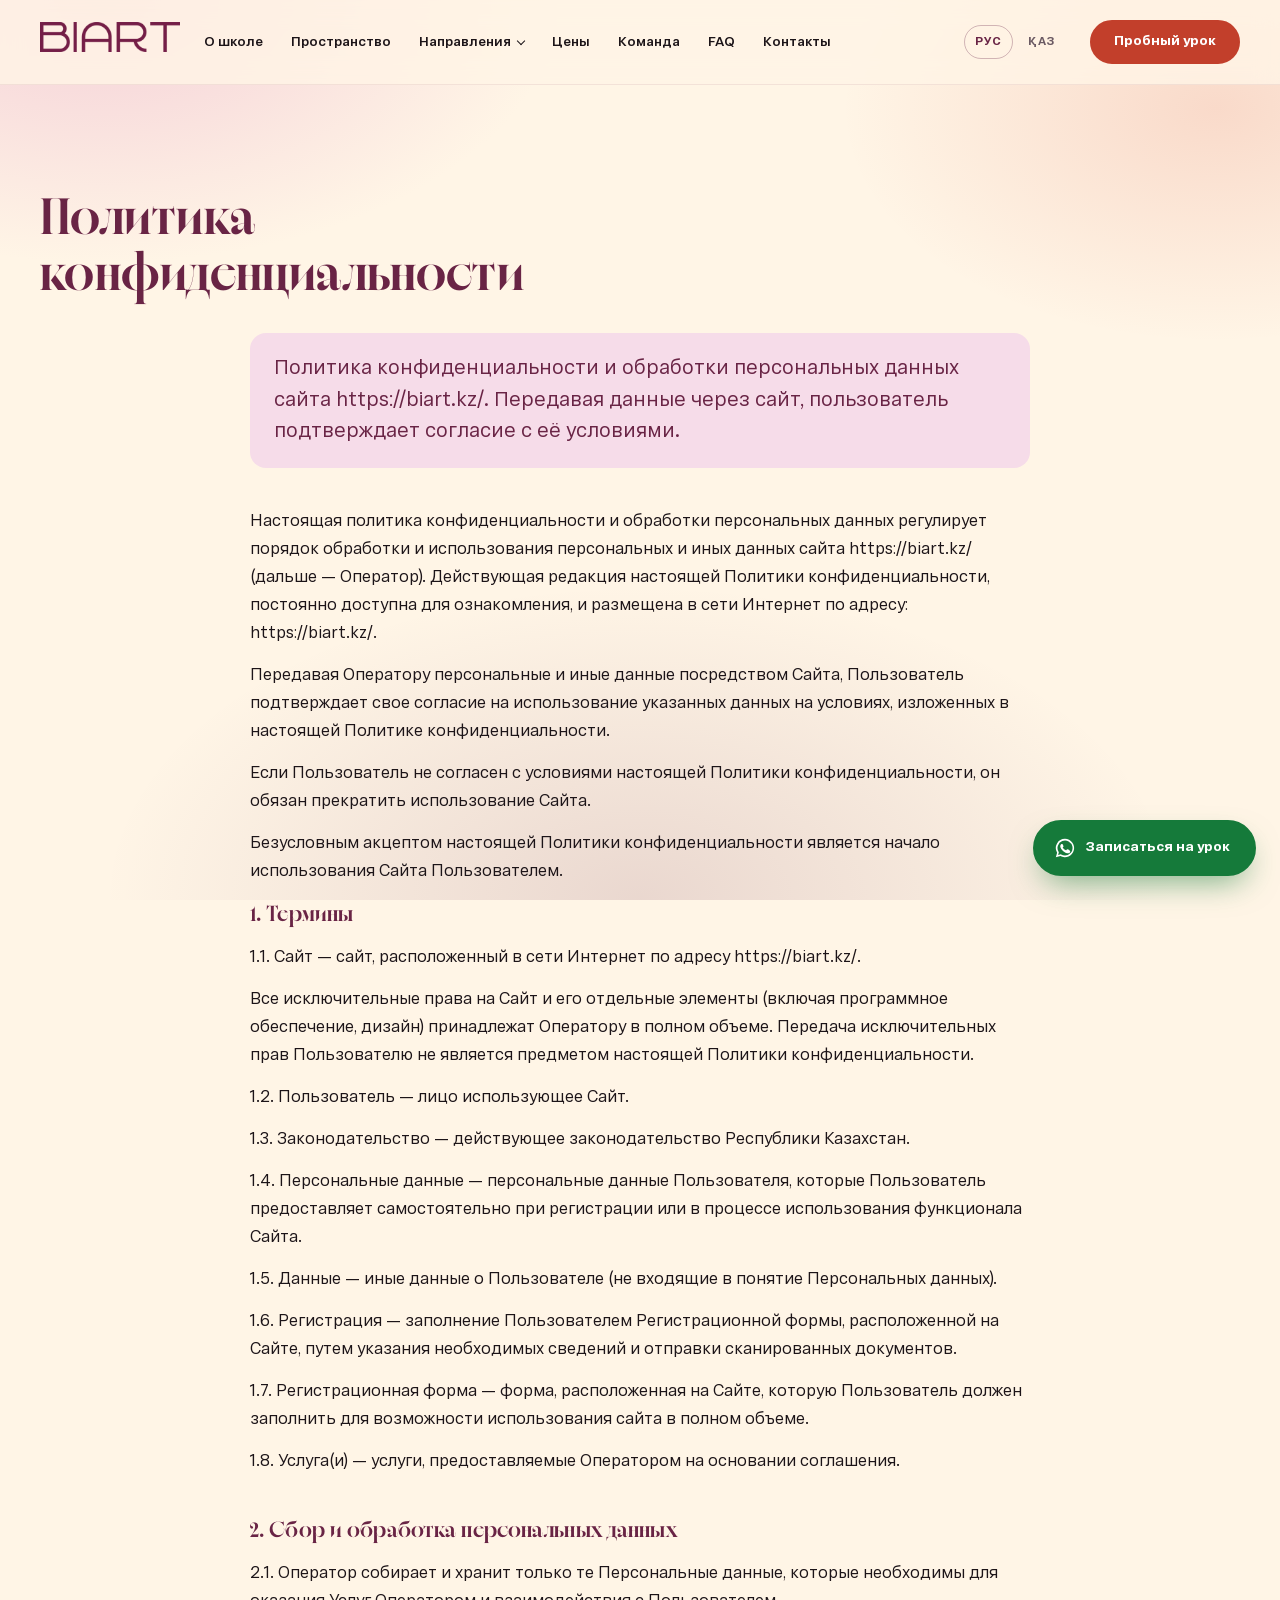
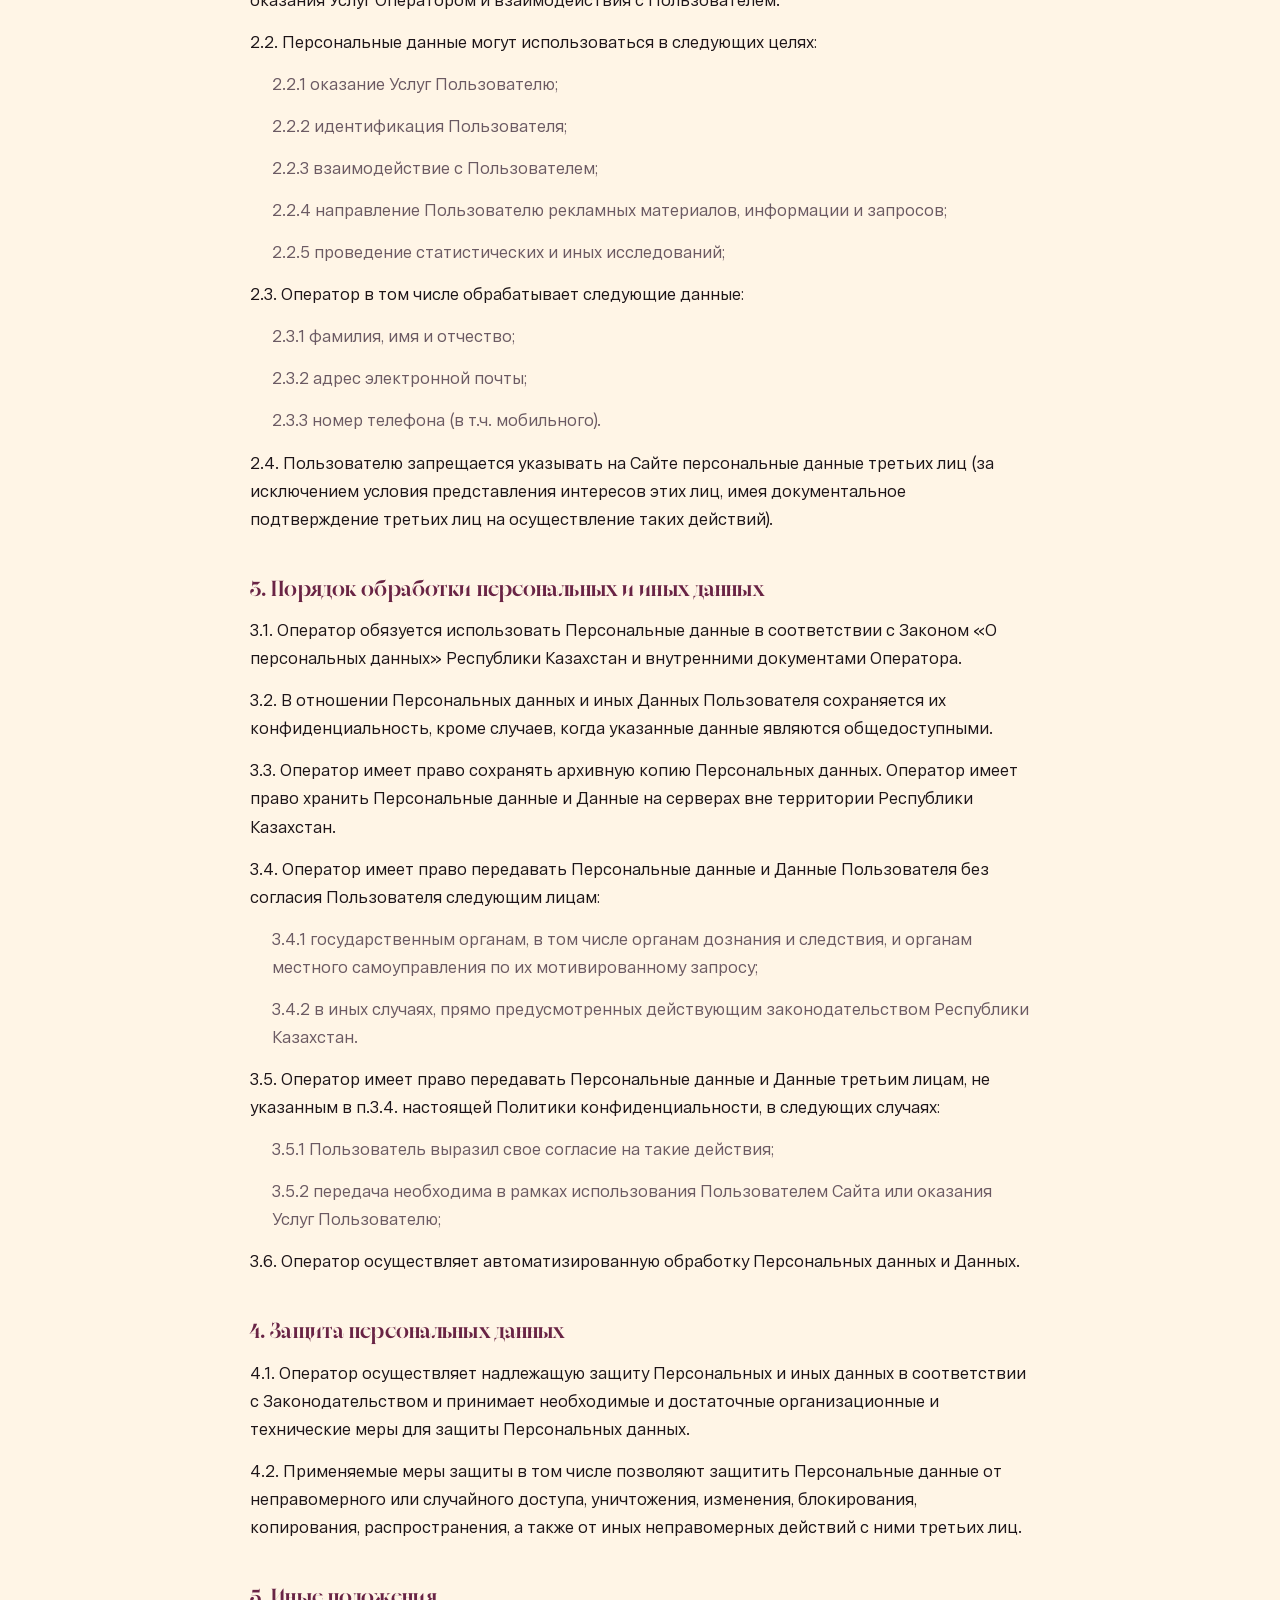
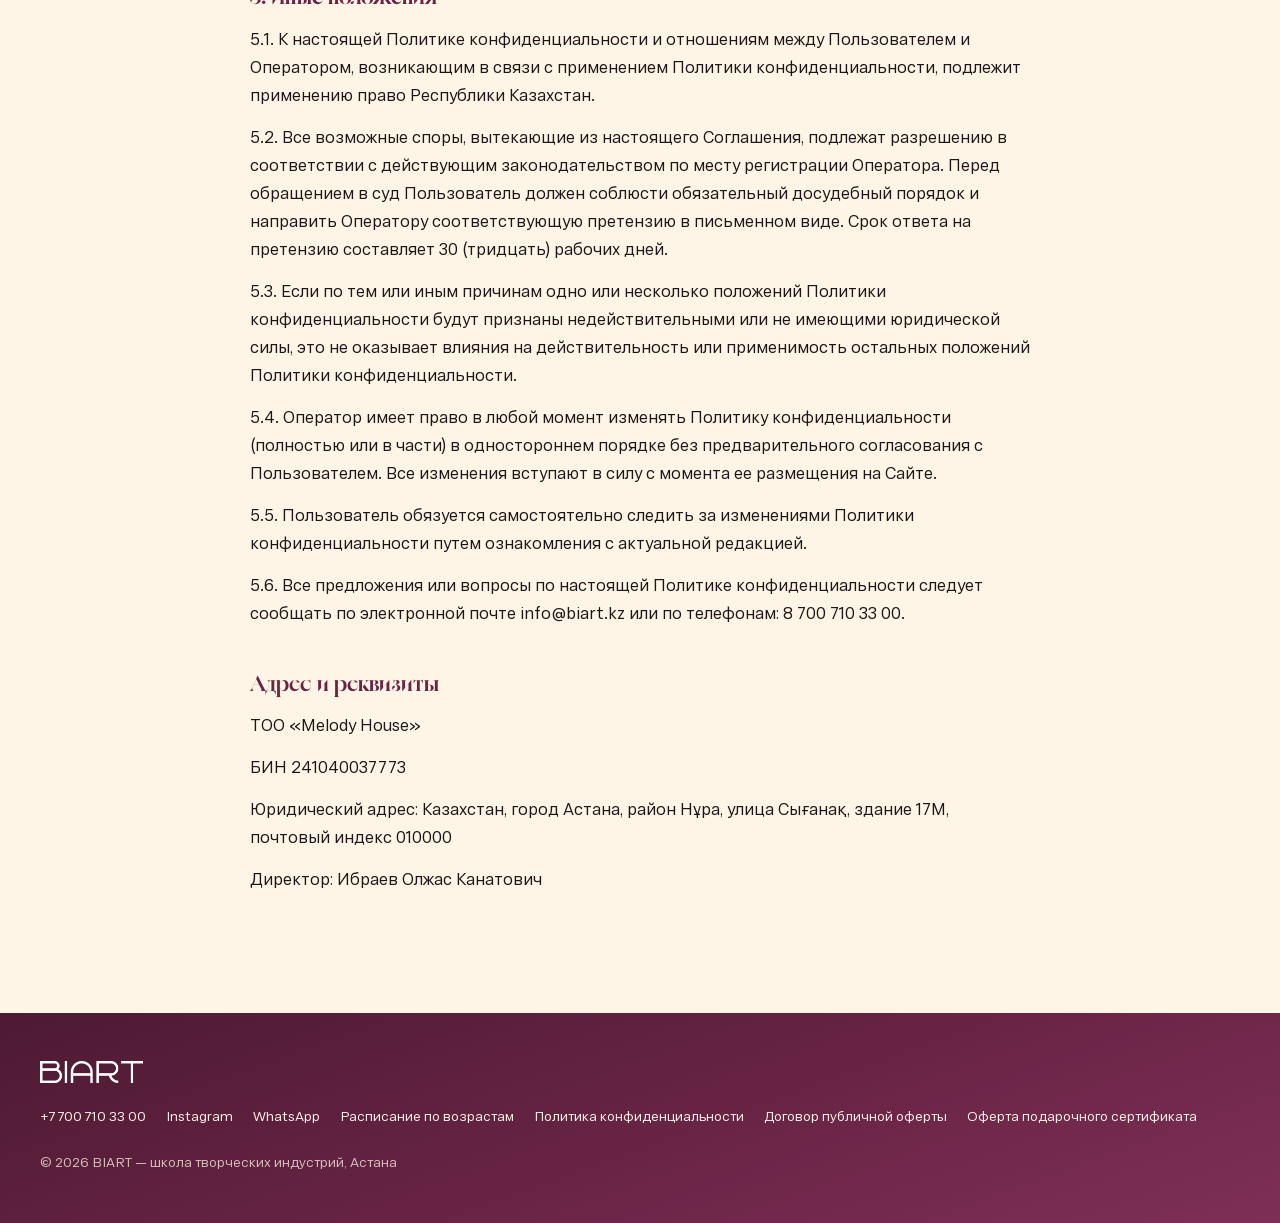
<file: privacy-policy/index.html>
<!DOCTYPE html>
<html lang="ru-RU">
<head>
	<meta charset="UTF-8" />
	<meta name="viewport" content="width=device-width, initial-scale=1" />
<meta name='robots' content='max-image-preview:large' />


<title>Политика конфиденциальности &#8212; BIART</title>


<meta name="theme-color" content="#692445">
<meta property="og:type" content="website">
<meta property="og:site_name" content="BIART">
<meta property="og:locale" content="ru_RU">
<meta property="og:title" content="Политика конфиденциальности — BIART">
<meta property="og:url" content="../privacy-policy/">
<meta property="og:image" content="../assets/img/og.jpg">
<meta property="og:image:width" content="1200">
<meta property="og:image:height" content="630">
<meta property="og:image:alt" content="Школа BIART в Астане">
<meta name="twitter:card" content="summary_large_image">
<link rel="icon" href="../assets/img/favicon.ico" sizes="any">
<link rel="icon" type="image/png" sizes="32x32" href="../assets/img/favicon-32.png">
<link rel="apple-touch-icon" sizes="180x180" href="../assets/img/apple-touch-icon.png">
<link rel="manifest" href="../assets/site.webmanifest">
<style id="wp-img-auto-sizes-contain-inline-css">
img:is([sizes=auto i],[sizes^="auto," i]){contain-intrinsic-size:3000px 1500px}
/*# sourceURL=wp-img-auto-sizes-contain-inline-css */
</style>
<style id="wp-block-paragraph-inline-css">
/**
 * SCSS Variables.
 *
 * Please use variables from this sheet to ensure consistency across the UI.
 * Don't add to this sheet unless you're pretty sure the value will be reused in many places.
 * For example, don't add rules to this sheet that affect block visuals. It's purely for UI.
 */
/**
 * Colors
 */
/**
 * Fonts & basic variables.
 */
/**
 * Typography
 */
/**
 * Grid System.
 * https://make.wordpress.org/design/2019/10/31/proposal-a-consistent-spacing-system-for-wordpress/
 */
/**
 * Radius scale.
 */
/**
 * Elevation scale.
 */
/**
 * Dimensions.
 */
/**
 * Mobile specific styles
 */
/**
 * Editor styles.
 */
/**
 * Block & Editor UI.
 */
/**
 * Block paddings.
 */
/**
 * React Native specific.
 * These variables do not appear to be used anywhere else.
 */
.is-small-text {
  font-size: 0.875em;
}

.is-regular-text {
  font-size: 1em;
}

.is-large-text {
  font-size: 2.25em;
}

.is-larger-text {
  font-size: 3em;
}

.has-drop-cap:not(:focus)::first-letter {
  float: left;
  font-size: 8.4em;
  line-height: 0.68;
  font-weight: 100;
  margin: 0.05em 0.1em 0 0;
  text-transform: uppercase;
  font-style: normal;
}

body.rtl .has-drop-cap:not(:focus)::first-letter {
  float: initial;
  margin-left: 0.1em;
}

p.has-drop-cap.has-background {
  overflow: hidden;
}

:root :where(p.has-background) {
  padding: 1.25em 2.375em;
}

:where(p.has-text-color:not(.has-link-color)) a {
  color: inherit;
}

p.has-text-align-right[style*="writing-mode:vertical-rl"],
p.has-text-align-left[style*="writing-mode:vertical-lr"] {
  rotate: 180deg;
}
/*# sourceURL=../wp-includes/blocks/paragraph/style.css */
</style>
<style id="wp-block-image-inline-css">
/**
 * Typography
 */
/**
 * SCSS Variables.
 *
 * Please use variables from this sheet to ensure consistency across the UI.
 * Don't add to this sheet unless you're pretty sure the value will be reused in many places.
 * For example, don't add rules to this sheet that affect block visuals. It's purely for UI.
 */
/**
 * Colors
 */
/**
 * Fonts & basic variables.
 */
/**
 * Typography
 */
/**
 * Grid System.
 * https://make.wordpress.org/design/2019/10/31/proposal-a-consistent-spacing-system-for-wordpress/
 */
/**
 * Radius scale.
 */
/**
 * Elevation scale.
 */
/**
 * Dimensions.
 */
/**
 * Mobile specific styles
 */
/**
 * Editor styles.
 */
/**
 * Block & Editor UI.
 */
/**
 * Block paddings.
 */
/**
 * React Native specific.
 * These variables do not appear to be used anywhere else.
 */
/**
 * Breakpoints & Media Queries
 */
/**
*  Converts a hex value into the rgb equivalent.
*
* @param {string} hex - the hexadecimal value to convert
* @return {string} comma separated rgb values
*/
/**
 * Long content fade mixin
 *
 * Creates a fading overlay to signify that the content is longer
 * than the space allows.
 */
/**
 * Breakpoint mixins
 */
/**
 * Focus styles.
 */
/**
 * Standard focus rings for the WordPress Design System.
 *
 * Apply `outset-ring__focus` inside the relevant pseudo-class at the call site,
 * e.g. `&:focus { @include outset-ring__focus(); }`.
 */
/**
 * Applies editor left position to the selector passed as argument
 */
/**
 * Styles that are reused verbatim in a few places
 */
/**
 * Allows users to opt-out of animations via OS-level preferences.
 */
/**
 * Reset default styles for JavaScript UI based pages.
 * This is a WP-admin agnostic reset
 */
/**
 * Reset the WP Admin page styles for Gutenberg-like pages.
 */
/**
 * Creates a checkerboard pattern background to indicate transparency.
 * @param {String} $size - The size of the squares in the checkerboard pattern. Default is 12px.
 */
.wp-block-image > a,
.wp-block-image > figure > a {
  display: inline-block;
}
.wp-block-image img {
  height: auto;
  max-width: 100%;
  vertical-align: bottom;
  box-sizing: border-box;
}
@media not (prefers-reduced-motion) {
  .wp-block-image img.hide {
    visibility: hidden;
  }
  .wp-block-image img.show {
    animation: show-content-image 0.4s;
  }
}
.wp-block-image[style*=border-radius] > a,
.wp-block-image[style*=border-radius] img {
  border-radius: inherit;
}
.wp-block-image.has-custom-border img {
  box-sizing: border-box;
}
.wp-block-image.aligncenter {
  text-align: center;
}
.wp-block-image.alignfull > a, .wp-block-image.alignwide > a {
  width: 100%;
}
.wp-block-image.alignfull img, .wp-block-image.alignwide img {
  height: auto;
  width: 100%;
}
.wp-block-image.alignleft, .wp-block-image.alignright, .wp-block-image.aligncenter,
.wp-block-image .alignleft,
.wp-block-image .alignright,
.wp-block-image .aligncenter {
  display: table;
}
.wp-block-image.alignleft > figcaption, .wp-block-image.alignright > figcaption, .wp-block-image.aligncenter > figcaption,
.wp-block-image .alignleft > figcaption,
.wp-block-image .alignright > figcaption,
.wp-block-image .aligncenter > figcaption {
  display: table-caption;
  caption-side: bottom;
}
.wp-block-image .alignleft {
  /*rtl:ignore*/
  float: left;
  /*rtl:ignore*/
  margin-left: 0;
  /*rtl:ignore*/
  margin-right: 1em;
  margin-top: 0.5em;
  margin-bottom: 0.5em;
}
.wp-block-image .alignright {
  /*rtl:ignore*/
  float: right;
  /*rtl:ignore*/
  margin-right: 0;
  /*rtl:ignore*/
  margin-left: 1em;
  margin-top: 0.5em;
  margin-bottom: 0.5em;
}
.wp-block-image .aligncenter {
  margin-left: auto;
  margin-right: auto;
}
.wp-block-image :where(figcaption) {
  margin-top: 0.5em;
  margin-bottom: 1em;
}
.wp-block-image.is-style-circle-mask img {
  border-radius: 9999px;
}
@supports ((-webkit-mask-image: none) or (mask-image: none)) or (-webkit-mask-image: none) {
  .wp-block-image.is-style-circle-mask img {
    -webkit-mask-image: url('data:image/svg+xml;utf8,<svg viewBox="0 0 100 100" xmlns="http://www.w3.org/2000/svg"><circle cx="50" cy="50" r="50"/></svg>');
            mask-image: url('data:image/svg+xml;utf8,<svg viewBox="0 0 100 100" xmlns="http://www.w3.org/2000/svg"><circle cx="50" cy="50" r="50"/></svg>');
    mask-mode: alpha;
    -webkit-mask-repeat: no-repeat;
            mask-repeat: no-repeat;
    -webkit-mask-size: contain;
            mask-size: contain;
    -webkit-mask-position: center;
            mask-position: center;
    border-radius: 0;
  }
}

:root :where(.wp-block-image.is-style-rounded img, .wp-block-image .is-style-rounded img) {
  border-radius: 9999px;
}

.wp-block-image figure {
  margin: 0;
}

.wp-lightbox-container {
  position: relative;
  display: flex;
  flex-direction: column;
}
.wp-lightbox-container img {
  cursor: zoom-in;
}
.wp-lightbox-container img:hover + button {
  opacity: 1;
}
.wp-lightbox-container button {
  opacity: 0;
  border: none;
  background-color: rgba(90, 90, 90, 0.25);
  backdrop-filter: blur(16px) saturate(180%);
  cursor: zoom-in;
  display: flex;
  justify-content: center;
  align-items: center;
  width: 20px;
  height: 20px;
  position: absolute;
  z-index: 100;
  top: 16px;
  right: 16px;
  text-align: center;
  padding: 0;
  border-radius: 4px;
}
@media not (prefers-reduced-motion) {
  .wp-lightbox-container button {
    transition: opacity 0.2s ease;
  }
}
.wp-lightbox-container button:focus-visible {
  outline: 3px auto rgba(90, 90, 90, 0.25);
  outline: 3px auto -webkit-focus-ring-color;
  outline-offset: 3px;
}
.wp-lightbox-container button:hover {
  cursor: pointer;
  opacity: 1;
}
.wp-lightbox-container button:focus {
  opacity: 1;
}
.wp-lightbox-container button:hover, .wp-lightbox-container button:focus, .wp-lightbox-container button:not(:hover):not(:active):not(.has-background) {
  background-color: rgba(90, 90, 90, 0.25);
  border: none;
}

.wp-lightbox-overlay {
  position: fixed;
  top: 0;
  left: 0;
  z-index: 100000;
  overflow: hidden;
  width: 100%;
  height: 100vh;
  box-sizing: border-box;
  visibility: hidden;
  cursor: zoom-out;
}
.wp-lightbox-overlay .wp-lightbox-close-button {
  font-family: inherit;
  position: absolute;
  top: calc(env(safe-area-inset-top) + 16px);
  right: calc(env(safe-area-inset-right) + 16px);
  padding: 0 4px;
  cursor: pointer;
  z-index: 5000000;
  min-width: 40px;
  min-height: 40px;
  display: flex;
  gap: 8px;
  align-items: center;
  justify-content: center;
  line-height: 1;
}
.wp-lightbox-overlay .wp-lightbox-close-button:hover, .wp-lightbox-overlay .wp-lightbox-close-button:focus, .wp-lightbox-overlay .wp-lightbox-close-button:not(:hover):not(:active):not(.has-background) {
  background: none;
  border: none;
}
.wp-lightbox-overlay .wp-lightbox-close-button:has(.wp-lightbox-close-text:not([hidden])) .wp-lightbox-close-icon svg {
  height: 1em;
  width: 1em;
}
.wp-lightbox-overlay .wp-lightbox-close-icon svg {
  display: block;
}
.wp-lightbox-overlay .wp-lightbox-navigation-button-prev,
.wp-lightbox-overlay .wp-lightbox-navigation-button-next {
  position: absolute;
  padding: 0 8px;
  z-index: 2000002;
  font-family: inherit;
  min-width: 40px;
  min-height: 40px;
  gap: 4px;
  display: flex;
  cursor: pointer;
  align-items: center;
  justify-content: center;
  bottom: 16px;
  line-height: 1;
}
.wp-lightbox-overlay .wp-lightbox-navigation-button-prev[hidden],
.wp-lightbox-overlay .wp-lightbox-navigation-button-next[hidden] {
  display: none;
}
@media (min-width: 960px) {
  .wp-lightbox-overlay .wp-lightbox-navigation-button-prev,
  .wp-lightbox-overlay .wp-lightbox-navigation-button-next {
    bottom: 50%;
    transform: translateY(-50%);
  }
}
.wp-lightbox-overlay .wp-lightbox-navigation-button-prev:hover, .wp-lightbox-overlay .wp-lightbox-navigation-button-prev:focus, .wp-lightbox-overlay .wp-lightbox-navigation-button-prev:not(:hover):not(:active):not(.has-background),
.wp-lightbox-overlay .wp-lightbox-navigation-button-next:hover,
.wp-lightbox-overlay .wp-lightbox-navigation-button-next:focus,
.wp-lightbox-overlay .wp-lightbox-navigation-button-next:not(:hover):not(:active):not(.has-background) {
  background: none;
  border: none;
  padding: 0 8px;
}
.wp-lightbox-overlay .wp-lightbox-navigation-button-prev:has(.wp-lightbox-navigation-text:not([hidden])) .wp-lightbox-navigation-icon svg,
.wp-lightbox-overlay .wp-lightbox-navigation-button-next:has(.wp-lightbox-navigation-text:not([hidden])) .wp-lightbox-navigation-icon svg {
  width: 1.5em;
  height: 1.5em;
  display: block;
}
.wp-lightbox-overlay .wp-lightbox-navigation-button-prev {
  left: calc(env(safe-area-inset-left) + 16px);
}
.wp-lightbox-overlay .wp-lightbox-navigation-button-next {
  right: calc(env(safe-area-inset-right) + 16px);
}
.wp-lightbox-overlay .wp-lightbox-navigation-icon svg {
  vertical-align: middle;
}
.wp-lightbox-overlay .lightbox-image-container {
  position: absolute;
  overflow: hidden;
  top: 50%;
  left: 50%;
  transform-origin: top left;
  transform: translate(-50%, -50%);
  width: var(--wp--lightbox-container-width);
  height: var(--wp--lightbox-container-height);
  z-index: 2000001;
}
.wp-lightbox-overlay .wp-block-image {
  position: relative;
  transform-origin: 0 0;
  display: flex;
  width: 100%;
  height: 100%;
  justify-content: center;
  align-items: center;
  box-sizing: border-box;
  z-index: 3000000;
  margin: 0;
}
.wp-lightbox-overlay .wp-block-image img {
  min-width: var(--wp--lightbox-image-width);
  min-height: var(--wp--lightbox-image-height);
  width: var(--wp--lightbox-image-width);
  height: var(--wp--lightbox-image-height);
}
.wp-lightbox-overlay .wp-block-image figcaption {
  display: none;
}
.wp-lightbox-overlay button {
  border: none;
  background: none;
}
.wp-lightbox-overlay .scrim {
  width: 100%;
  height: 100%;
  position: absolute;
  z-index: 2000000;
  background-color: rgb(255, 255, 255);
  opacity: 0.9;
}
.wp-lightbox-overlay.active {
  visibility: visible;
}
@media not (prefers-reduced-motion) {
  .wp-lightbox-overlay.active {
    animation: both turn-on-visibility 0.25s;
  }
}
@media not (prefers-reduced-motion) {
  .wp-lightbox-overlay.active img {
    animation: both turn-on-visibility 0.35s;
  }
}
@media not (prefers-reduced-motion) {
  .wp-lightbox-overlay.show-closing-animation:not(.active) {
    animation: both turn-off-visibility 0.35s;
  }
}
@media not (prefers-reduced-motion) {
  .wp-lightbox-overlay.show-closing-animation:not(.active) img {
    animation: both turn-off-visibility 0.25s;
  }
}
@media not (prefers-reduced-motion) {
  .wp-lightbox-overlay.zoom.active {
    opacity: 1;
    visibility: visible;
    animation: none;
  }
  .wp-lightbox-overlay.zoom.active .lightbox-image-container {
    animation: lightbox-zoom-in 0.4s;
  }
  .wp-lightbox-overlay.zoom.active .lightbox-image-container img {
    animation: none;
  }
  .wp-lightbox-overlay.zoom.active .scrim {
    animation: turn-on-visibility 0.4s forwards;
  }
  .wp-lightbox-overlay.zoom.show-closing-animation:not(.active) {
    animation: none;
  }
  .wp-lightbox-overlay.zoom.show-closing-animation:not(.active) .lightbox-image-container {
    animation: lightbox-zoom-out 0.4s;
  }
  .wp-lightbox-overlay.zoom.show-closing-animation:not(.active) .lightbox-image-container img {
    animation: none;
  }
  .wp-lightbox-overlay.zoom.show-closing-animation:not(.active) .scrim {
    animation: turn-off-visibility 0.4s forwards;
  }
}

@keyframes show-content-image {
  0% {
    visibility: hidden;
  }
  99% {
    visibility: hidden;
  }
  100% {
    visibility: visible;
  }
}
@keyframes turn-on-visibility {
  0% {
    opacity: 0;
  }
  100% {
    opacity: 1;
  }
}
@keyframes turn-off-visibility {
  0% {
    opacity: 1;
    visibility: visible;
  }
  99% {
    opacity: 0;
    visibility: visible;
  }
  100% {
    opacity: 0;
    visibility: hidden;
  }
}
@keyframes lightbox-zoom-in {
  0% {
    transform: translate(calc((-100vw + var(--wp--lightbox-scrollbar-width)) / 2 + var(--wp--lightbox-initial-left-position)), calc(-50vh + var(--wp--lightbox-initial-top-position))) scale(var(--wp--lightbox-scale));
  }
  100% {
    transform: translate(-50%, -50%) scale(1, 1);
  }
}
@keyframes lightbox-zoom-out {
  0% {
    visibility: visible;
    transform: translate(-50%, -50%) scale(1, 1);
  }
  99% {
    visibility: visible;
  }
  100% {
    visibility: hidden;
    transform: translate(calc((-100vw + var(--wp--lightbox-scrollbar-width)) / 2 + var(--wp--lightbox-initial-left-position)), calc(-50vh + var(--wp--lightbox-initial-top-position))) scale(var(--wp--lightbox-scale));
  }
}
/*# sourceURL=../wp-includes/blocks/image/style.css */
</style>
<style id="wp-block-image-theme-inline-css">
/**
 * Typography
 */
/**
 * SCSS Variables.
 *
 * Please use variables from this sheet to ensure consistency across the UI.
 * Don't add to this sheet unless you're pretty sure the value will be reused in many places.
 * For example, don't add rules to this sheet that affect block visuals. It's purely for UI.
 */
/**
 * Colors
 */
/**
 * Fonts & basic variables.
 */
/**
 * Typography
 */
/**
 * Grid System.
 * https://make.wordpress.org/design/2019/10/31/proposal-a-consistent-spacing-system-for-wordpress/
 */
/**
 * Radius scale.
 */
/**
 * Elevation scale.
 */
/**
 * Dimensions.
 */
/**
 * Mobile specific styles
 */
/**
 * Editor styles.
 */
/**
 * Block & Editor UI.
 */
/**
 * Block paddings.
 */
/**
 * React Native specific.
 * These variables do not appear to be used anywhere else.
 */
/**
 * Breakpoints & Media Queries
 */
/**
*  Converts a hex value into the rgb equivalent.
*
* @param {string} hex - the hexadecimal value to convert
* @return {string} comma separated rgb values
*/
/**
 * Long content fade mixin
 *
 * Creates a fading overlay to signify that the content is longer
 * than the space allows.
 */
/**
 * Breakpoint mixins
 */
/**
 * Focus styles.
 */
/**
 * Standard focus rings for the WordPress Design System.
 *
 * Apply `outset-ring__focus` inside the relevant pseudo-class at the call site,
 * e.g. `&:focus { @include outset-ring__focus(); }`.
 */
/**
 * Applies editor left position to the selector passed as argument
 */
/**
 * Styles that are reused verbatim in a few places
 */
/**
 * Allows users to opt-out of animations via OS-level preferences.
 */
/**
 * Reset default styles for JavaScript UI based pages.
 * This is a WP-admin agnostic reset
 */
/**
 * Reset the WP Admin page styles for Gutenberg-like pages.
 */
/**
 * Creates a checkerboard pattern background to indicate transparency.
 * @param {String} $size - The size of the squares in the checkerboard pattern. Default is 12px.
 */
:root :where(.wp-block-image figcaption) {
  color: #555;
  font-size: 13px;
  text-align: center;
}
.is-dark-theme :root :where(.wp-block-image figcaption) {
  color: rgba(255, 255, 255, 0.65);
}

.wp-block-image {
  margin: 0 0 1em 0;
}
/*# sourceURL=../wp-includes/blocks/image/theme.css */
</style>
<style id="wp-block-group-inline-css">
.wp-block-group {
  box-sizing: border-box;
}

:where(.wp-block-group.wp-block-group-is-layout-constrained) {
  position: relative;
}
/*# sourceURL=../wp-includes/blocks/group/style.css */
</style>
<style id="wp-block-group-theme-inline-css">
/**
 * SCSS Variables.
 *
 * Please use variables from this sheet to ensure consistency across the UI.
 * Don't add to this sheet unless you're pretty sure the value will be reused in many places.
 * For example, don't add rules to this sheet that affect block visuals. It's purely for UI.
 */
/**
 * Colors
 */
/**
 * Fonts & basic variables.
 */
/**
 * Typography
 */
/**
 * Grid System.
 * https://make.wordpress.org/design/2019/10/31/proposal-a-consistent-spacing-system-for-wordpress/
 */
/**
 * Radius scale.
 */
/**
 * Elevation scale.
 */
/**
 * Dimensions.
 */
/**
 * Mobile specific styles
 */
/**
 * Editor styles.
 */
/**
 * Block & Editor UI.
 */
/**
 * Block paddings.
 */
/**
 * React Native specific.
 * These variables do not appear to be used anywhere else.
 */
:where(.wp-block-group.has-background) {
  padding: 1.25em 2.375em;
}
/*# sourceURL=../wp-includes/blocks/group/theme.css */
</style>
<style id="wp-block-button-inline-css">
.wp-block-button__link {
  cursor: pointer;
  display: inline-block;
  text-align: center;
  word-break: break-word;
  box-sizing: border-box;
  height: 100%;
  align-content: center;
}
.wp-block-button__link.aligncenter {
  text-align: center;
}
.wp-block-button__link.alignright {
  /*rtl:ignore*/
  text-align: right;
}

:where(.wp-block-button__link) {
  box-shadow: none;
  text-decoration: none;
  border-radius: 9999px;
  padding: calc(0.667em + 2px) calc(1.333em + 2px);
}

.wp-block-button[style*=text-decoration] .wp-block-button__link {
  text-decoration: inherit;
}

.wp-block-buttons > .wp-block-button.has-custom-width {
  max-width: none;
}
.wp-block-buttons > .wp-block-button.has-custom-width .wp-block-button__link {
  width: 100%;
}
.wp-block-buttons > .wp-block-button.has-custom-font-size .wp-block-button__link {
  font-size: inherit;
}
.wp-block-buttons > .wp-block-button[class*=wp-block-button__width] {
  width: calc(var(--wp--block-button--width) * 1% - var(--wp--style--block-gap, 0.5em) * (1 - var(--wp--block-button--width) / 100));
}
.wp-block-buttons > .wp-block-button.wp-block-button__width-25 {
  width: calc(25% - var(--wp--style--block-gap, 0.5em) * 0.75);
}
.wp-block-buttons > .wp-block-button.wp-block-button__width-50 {
  width: calc(50% - var(--wp--style--block-gap, 0.5em) * 0.5);
}
.wp-block-buttons > .wp-block-button.wp-block-button__width-75 {
  width: calc(75% - var(--wp--style--block-gap, 0.5em) * 0.25);
}
.wp-block-buttons > .wp-block-button.wp-block-button__width-100 {
  width: 100%;
  flex-basis: 100%;
}

.wp-block-buttons.is-vertical > .wp-block-button[class*=wp-block-button__width] {
  width: calc(var(--wp--block-button--width) * 1%);
}
.wp-block-buttons.is-vertical > .wp-block-button.wp-block-button__width-25 {
  width: 25%;
}
.wp-block-buttons.is-vertical > .wp-block-button.wp-block-button__width-50 {
  width: 50%;
}
.wp-block-buttons.is-vertical > .wp-block-button.wp-block-button__width-75 {
  width: 75%;
}

.wp-block-button.is-style-squared,
.wp-block-button__link.wp-block-button.is-style-squared {
  border-radius: 0;
}

.wp-block-button.no-border-radius,
.wp-block-button__link.no-border-radius {
  border-radius: 0 !important;
}

:root :where(.wp-block-button.is-style-outline > .wp-block-button__link),
:root :where(.wp-block-button .wp-block-button__link.is-style-outline) {
  border: 2px solid currentColor;
  padding: 0.667em 1.333em;
}
:root :where(.wp-block-button.is-style-outline > .wp-block-button__link:not(.has-text-color)),
:root :where(.wp-block-button .wp-block-button__link.is-style-outline:not(.has-text-color)) {
  color: currentColor;
}
:root :where(.wp-block-button.is-style-outline > .wp-block-button__link:not(.has-background)),
:root :where(.wp-block-button .wp-block-button__link.is-style-outline:not(.has-background)) {
  background-color: transparent;
  background-image: none;
}
/*# sourceURL=../wp-includes/blocks/button/style.css */
</style>
<style id="wp-block-buttons-inline-css">
.wp-block-buttons {
  box-sizing: border-box;
}
.wp-block-buttons.is-vertical {
  flex-direction: column;
}
.wp-block-buttons.is-vertical > .wp-block-button:last-child {
  margin-bottom: 0;
}
.wp-block-buttons > .wp-block-button {
  display: inline-block;
  margin: 0;
}
.wp-block-buttons.is-content-justification-left {
  justify-content: flex-start;
}
.wp-block-buttons.is-content-justification-left.is-vertical {
  align-items: flex-start;
}
.wp-block-buttons.is-content-justification-center {
  justify-content: center;
}
.wp-block-buttons.is-content-justification-center.is-vertical {
  align-items: center;
}
.wp-block-buttons.is-content-justification-right {
  justify-content: flex-end;
}
.wp-block-buttons.is-content-justification-right.is-vertical {
  align-items: flex-end;
}
.wp-block-buttons.is-content-justification-space-between {
  justify-content: space-between;
}
.wp-block-buttons.aligncenter {
  text-align: center;
}
.wp-block-buttons {
  /* stylelint-disable @stylistic/indentation -- Disable the stylelint rule, otherwise this selector is ugly! */
}
.wp-block-buttons:not(.is-content-justification-space-between,
.is-content-justification-right,
.is-content-justification-left,
.is-content-justification-center) .wp-block-button.aligncenter {
  /* stylelint-enable @stylistic/indentation */
  margin-left: auto;
  margin-right: auto;
  width: 100%;
}
.wp-block-buttons[style*=text-decoration] .wp-block-button,
.wp-block-buttons[style*=text-decoration] .wp-block-button__link {
  text-decoration: inherit;
}
.wp-block-buttons.has-custom-font-size .wp-block-button__link {
  font-size: inherit;
}
.wp-block-buttons .wp-block-button__link {
  width: 100%;
}

.wp-block-button.aligncenter {
  text-align: center;
}
/*# sourceURL=../wp-includes/blocks/buttons/style.css */
</style>
<style id="wp-block-template-part-theme-inline-css">
/**
 * SCSS Variables.
 *
 * Please use variables from this sheet to ensure consistency across the UI.
 * Don't add to this sheet unless you're pretty sure the value will be reused in many places.
 * For example, don't add rules to this sheet that affect block visuals. It's purely for UI.
 */
/**
 * Colors
 */
/**
 * Fonts & basic variables.
 */
/**
 * Typography
 */
/**
 * Grid System.
 * https://make.wordpress.org/design/2019/10/31/proposal-a-consistent-spacing-system-for-wordpress/
 */
/**
 * Radius scale.
 */
/**
 * Elevation scale.
 */
/**
 * Dimensions.
 */
/**
 * Mobile specific styles
 */
/**
 * Editor styles.
 */
/**
 * Block & Editor UI.
 */
/**
 * Block paddings.
 */
/**
 * React Native specific.
 * These variables do not appear to be used anywhere else.
 */
:root :where(.wp-block-template-part.has-background) {
  padding: 1.25em 2.375em;
  margin-top: 0;
  margin-bottom: 0;
}
/*# sourceURL=../wp-includes/blocks/template-part/theme.css */
</style>
<style id="wp-block-post-title-inline-css">
.wp-block-post-title {
  word-break: break-word;
  box-sizing: border-box;
}
.wp-block-post-title :where(a) {
  display: inline-block;
  font-family: inherit;
  font-size: inherit;
  font-style: inherit;
  font-weight: inherit;
  letter-spacing: inherit;
  line-height: inherit;
  text-decoration: inherit;
}
/*# sourceURL=../wp-includes/blocks/post-title/style.css */
</style>
<style id="wp-block-heading-inline-css">
/**
 * SCSS Variables.
 *
 * Please use variables from this sheet to ensure consistency across the UI.
 * Don't add to this sheet unless you're pretty sure the value will be reused in many places.
 * For example, don't add rules to this sheet that affect block visuals. It's purely for UI.
 */
/**
 * Colors
 */
/**
 * Fonts & basic variables.
 */
/**
 * Typography
 */
/**
 * Grid System.
 * https://make.wordpress.org/design/2019/10/31/proposal-a-consistent-spacing-system-for-wordpress/
 */
/**
 * Radius scale.
 */
/**
 * Elevation scale.
 */
/**
 * Dimensions.
 */
/**
 * Mobile specific styles
 */
/**
 * Editor styles.
 */
/**
 * Block & Editor UI.
 */
/**
 * Block paddings.
 */
/**
 * React Native specific.
 * These variables do not appear to be used anywhere else.
 */
h1:where(.wp-block-heading).has-background,
h2:where(.wp-block-heading).has-background,
h3:where(.wp-block-heading).has-background,
h4:where(.wp-block-heading).has-background,
h5:where(.wp-block-heading).has-background,
h6:where(.wp-block-heading).has-background {
  padding: 1.25em 2.375em;
}
h1.has-text-align-right[style*=writing-mode]:where([style*=vertical-rl]), h1.has-text-align-left[style*=writing-mode]:where([style*=vertical-lr]),
h2.has-text-align-right[style*=writing-mode]:where([style*=vertical-rl]),
h2.has-text-align-left[style*=writing-mode]:where([style*=vertical-lr]),
h3.has-text-align-right[style*=writing-mode]:where([style*=vertical-rl]),
h3.has-text-align-left[style*=writing-mode]:where([style*=vertical-lr]),
h4.has-text-align-right[style*=writing-mode]:where([style*=vertical-rl]),
h4.has-text-align-left[style*=writing-mode]:where([style*=vertical-lr]),
h5.has-text-align-right[style*=writing-mode]:where([style*=vertical-rl]),
h5.has-text-align-left[style*=writing-mode]:where([style*=vertical-lr]),
h6.has-text-align-right[style*=writing-mode]:where([style*=vertical-rl]),
h6.has-text-align-left[style*=writing-mode]:where([style*=vertical-lr]) {
  rotate: 180deg;
}
/*# sourceURL=../wp-includes/blocks/heading/style.css */
</style>
<style id="wp-block-post-content-inline-css">
.wp-block-post-content {
  display: flow-root;
}
/*# sourceURL=../wp-includes/blocks/post-content/style.css */
</style>
<style id="wp-block-library-inline-css">
/**
 * Colors
 */
/**
 * Typography
 */
/**
 * SCSS Variables.
 *
 * Please use variables from this sheet to ensure consistency across the UI.
 * Don't add to this sheet unless you're pretty sure the value will be reused in many places.
 * For example, don't add rules to this sheet that affect block visuals. It's purely for UI.
 */
/**
 * Fonts & basic variables.
 */
/**
 * Typography
 */
/**
 * Grid System.
 * https://make.wordpress.org/design/2019/10/31/proposal-a-consistent-spacing-system-for-wordpress/
 */
/**
 * Radius scale.
 */
/**
 * Elevation scale.
 */
/**
 * Dimensions.
 */
/**
 * Mobile specific styles
 */
/**
 * Editor styles.
 */
/**
 * Block & Editor UI.
 */
/**
 * Block paddings.
 */
/**
 * React Native specific.
 * These variables do not appear to be used anywhere else.
 */
/**
 * Breakpoints & Media Queries
 */
/**
*  Converts a hex value into the rgb equivalent.
*
* @param {string} hex - the hexadecimal value to convert
* @return {string} comma separated rgb values
*/
/**
 * Long content fade mixin
 *
 * Creates a fading overlay to signify that the content is longer
 * than the space allows.
 */
/**
 * Breakpoint mixins
 */
/**
 * Focus styles.
 */
/**
 * Standard focus rings for the WordPress Design System.
 *
 * Apply `outset-ring__focus` inside the relevant pseudo-class at the call site,
 * e.g. `&:focus { @include outset-ring__focus(); }`.
 */
/**
 * Applies editor left position to the selector passed as argument
 */
/**
 * Styles that are reused verbatim in a few places
 */
/**
 * Allows users to opt-out of animations via OS-level preferences.
 */
/**
 * Reset default styles for JavaScript UI based pages.
 * This is a WP-admin agnostic reset
 */
/**
 * Reset the WP Admin page styles for Gutenberg-like pages.
 */
/**
 * Creates a checkerboard pattern background to indicate transparency.
 * @param {String} $size - The size of the squares in the checkerboard pattern. Default is 12px.
 */
:root {
  --wp-block-synced-color: #7a00df;
  --wp-block-synced-color--rgb: 122, 0, 223;
  --wp-bound-block-color: var(--wp-block-synced-color);
  --wp-editor-canvas-background: #ddd;
  --wp-admin-theme-color: #007cba;
  --wp-admin-theme-color--rgb: 0, 124, 186;
  --wp-admin-theme-color-darker-10: rgb(0, 107, 160.5);
  --wp-admin-theme-color-darker-10--rgb: 0, 107, 160.5;
  --wp-admin-theme-color-darker-20: #005a87;
  --wp-admin-theme-color-darker-20--rgb: 0, 90, 135;
  --wp-admin-border-width-focus: 2px;
}
@media (min-resolution: 192dpi) {
  :root {
    --wp-admin-border-width-focus: 1.5px;
  }
}

/**
 * Element styles.
 */
.wp-element-button {
  cursor: pointer;
}

:root .has-very-light-gray-background-color {
  background-color: #eee;
}
:root .has-very-dark-gray-background-color {
  background-color: #313131;
}
:root .has-very-light-gray-color {
  color: #eee;
}
:root .has-very-dark-gray-color {
  color: #313131;
}
:root {
  /* stylelint-disable @stylistic/function-comma-space-after -- We can not use spacing because of WP multi site kses rule. */
}
:root .has-vivid-green-cyan-to-vivid-cyan-blue-gradient-background {
  background: linear-gradient(135deg, rgb(0, 208, 132) 0%, rgb(6, 147, 227) 100%);
}
:root .has-purple-crush-gradient-background {
  background: linear-gradient(135deg, rgb(52, 226, 228) 0%, rgb(71, 33, 251) 50%, rgb(171, 29, 254) 100%);
}
:root .has-hazy-dawn-gradient-background {
  background: linear-gradient(135deg, rgb(250, 172, 168) 0%, rgb(218, 208, 236) 100%);
}
:root .has-subdued-olive-gradient-background {
  background: linear-gradient(135deg, rgb(250, 250, 225) 0%, rgb(103, 166, 113) 100%);
}
:root .has-atomic-cream-gradient-background {
  background: linear-gradient(135deg, rgb(253, 215, 154) 0%, rgb(0, 74, 89) 100%);
}
:root .has-nightshade-gradient-background {
  background: linear-gradient(135deg, rgb(51, 9, 104) 0%, rgb(49, 205, 207) 100%);
}
:root .has-midnight-gradient-background {
  background: linear-gradient(135deg, rgb(2, 3, 129) 0%, rgb(40, 116, 252) 100%);
}
:root {
  /* stylelint-enable @stylistic/function-comma-space-after */
  --wp--preset--font-size--normal: 16px;
  --wp--preset--font-size--huge: 42px;
}

.has-regular-font-size {
  font-size: 1em;
}

.has-larger-font-size {
  font-size: 2.625em;
}

.has-normal-font-size {
  font-size: var(--wp--preset--font-size--normal);
}

.has-huge-font-size {
  font-size: var(--wp--preset--font-size--huge);
}

:root .has-text-align-center {
  text-align: center;
}

:root .has-text-align-left {
  /*rtl:ignore*/
  text-align: left;
}

:root .has-text-align-right {
  /*rtl:ignore*/
  text-align: right;
}

.has-fit-text {
  white-space: nowrap !important;
}

#end-resizable-editor-section {
  display: none;
}

.aligncenter {
  clear: both;
}

.items-justified-left {
  justify-content: flex-start;
}

.items-justified-center {
  justify-content: center;
}

.items-justified-right {
  justify-content: flex-end;
}

.items-justified-space-between {
  justify-content: space-between;
}

.screen-reader-text {
  border: 0;
  clip-path: inset(50%);
  height: 1px;
  margin: -1px;
  overflow: hidden;
  padding: 0;
  position: absolute;
  width: 1px;
  word-wrap: normal !important;
  word-break: normal !important;
}

.screen-reader-text:focus {
  background-color: #ddd;
  clip-path: none;
  color: #444;
  display: block;
  font-size: 1em;
  height: auto;
  left: 5px;
  line-height: normal;
  padding: 15px 23px 14px;
  text-decoration: none;
  top: 5px;
  width: auto;
  z-index: 100000;
}

/**
 * The following provide a simple means of applying a default border style when
 * a user first makes a selection in the border block support panel.
 * This prevents issues such as where the user could set a border width
 * and see no border due there being no border style set.
 *
 * This is intended to be removed once intelligent defaults can be set while
 * making border selections via the block support.
 *
 * See: https://github.com/WordPress/gutenberg/pull/33743
 */
html :where(.has-border-color) {
  border-style: solid;
}

html :where([style^=border-color],
[style*=";border-color"],
[style*="; border-color"]) {
  border-style: solid;
}

html :where([style^=border-top-color],
[style*=";border-top-color"],
[style*="; border-top-color"]) {
  border-top-style: solid;
}

html :where([style^=border-right-color],
[style*=";border-right-color"],
[style*="; border-right-color"]) {
  /*rtl:ignore*/
  border-right-style: solid;
}

html :where([style^=border-bottom-color],
[style*=";border-bottom-color"],
[style*="; border-bottom-color"]) {
  border-bottom-style: solid;
}

html :where([style^=border-left-color],
[style*=";border-left-color"],
[style*="; border-left-color"]) {
  /*rtl:ignore*/
  border-left-style: solid;
}

html :where([style^=border-width],
[style*=";border-width"],
[style*="; border-width"]) {
  border-style: solid;
}

html :where([style^=border-top-width],
[style*=";border-top-width"],
[style*="; border-top-width"]) {
  border-top-style: solid;
}

html :where([style^=border-right-width],
[style*=";border-right-width"],
[style*="; border-right-width"]) {
  /*rtl:ignore*/
  border-right-style: solid;
}

html :where([style^=border-bottom-width],
[style*=";border-bottom-width"],
[style*="; border-bottom-width"]) {
  border-bottom-style: solid;
}

html :where([style^=border-left-width],
[style*=";border-left-width"],
[style*="; border-left-width"]) {
  /*rtl:ignore*/
  border-left-style: solid;
}

/**
 * Provide baseline responsiveness for images.
 */
html :where(img[class*=wp-image-]) {
  height: auto;
  max-width: 100%;
}

/**
 * Reset user agent styles for figure element margins.
 */
:where(figure) {
  margin: 0 0 1em 0;
}

html :where(.is-position-sticky) {
  --wp-admin--admin-bar--position-offset: var(--wp-admin--admin-bar--height, 0px);
}

@media screen and (max-width: 600px) {
  html :where(.is-position-sticky) {
    --wp-admin--admin-bar--position-offset: 0px;
  }
}
/*# sourceURL=/wp-includes/css/dist/block-library/common.css */
</style>
<style id="global-styles-inline-css">
:root{--wp--preset--aspect-ratio--square: 1;--wp--preset--aspect-ratio--4-3: 4/3;--wp--preset--aspect-ratio--3-4: 3/4;--wp--preset--aspect-ratio--3-2: 3/2;--wp--preset--aspect-ratio--2-3: 2/3;--wp--preset--aspect-ratio--16-9: 16/9;--wp--preset--aspect-ratio--9-16: 9/16;--wp--preset--color--black: #000000;--wp--preset--color--cyan-bluish-gray: #abb8c3;--wp--preset--color--white: #ffffff;--wp--preset--color--pale-pink: #f78da7;--wp--preset--color--vivid-red: #cf2e2e;--wp--preset--color--luminous-vivid-orange: #ff6900;--wp--preset--color--luminous-vivid-amber: #fcb900;--wp--preset--color--light-green-cyan: #7bdcb5;--wp--preset--color--vivid-green-cyan: #00d084;--wp--preset--color--pale-cyan-blue: #8ed1fc;--wp--preset--color--vivid-cyan-blue: #0693e3;--wp--preset--color--vivid-purple: #9b51e0;--wp--preset--color--bordeaux: #692445;--wp--preset--color--vermilion: #db4d37;--wp--preset--color--pink: #e8a3c7;--wp--preset--color--cream: #fff5e6;--wp--preset--color--gray: #f2f2f2;--wp--preset--gradient--vivid-cyan-blue-to-vivid-purple: linear-gradient(135deg,rgb(6,147,227) 0%,rgb(155,81,224) 100%);--wp--preset--gradient--light-green-cyan-to-vivid-green-cyan: linear-gradient(135deg,rgb(122,220,180) 0%,rgb(0,208,130) 100%);--wp--preset--gradient--luminous-vivid-amber-to-luminous-vivid-orange: linear-gradient(135deg,rgb(252,185,0) 0%,rgb(255,105,0) 100%);--wp--preset--gradient--luminous-vivid-orange-to-vivid-red: linear-gradient(135deg,rgb(255,105,0) 0%,rgb(207,46,46) 100%);--wp--preset--gradient--very-light-gray-to-cyan-bluish-gray: linear-gradient(135deg,rgb(238,238,238) 0%,rgb(169,184,195) 100%);--wp--preset--gradient--cool-to-warm-spectrum: linear-gradient(135deg,rgb(74,234,220) 0%,rgb(151,120,209) 20%,rgb(207,42,186) 40%,rgb(238,44,130) 60%,rgb(251,105,98) 80%,rgb(254,248,76) 100%);--wp--preset--gradient--blush-light-purple: linear-gradient(135deg,rgb(255,206,236) 0%,rgb(152,150,240) 100%);--wp--preset--gradient--blush-bordeaux: linear-gradient(135deg,rgb(254,205,165) 0%,rgb(254,45,45) 50%,rgb(107,0,62) 100%);--wp--preset--gradient--luminous-dusk: linear-gradient(135deg,rgb(255,203,112) 0%,rgb(199,81,192) 50%,rgb(65,88,208) 100%);--wp--preset--gradient--pale-ocean: linear-gradient(135deg,rgb(255,245,203) 0%,rgb(182,227,212) 50%,rgb(51,167,181) 100%);--wp--preset--gradient--electric-grass: linear-gradient(135deg,rgb(202,248,128) 0%,rgb(113,206,126) 100%);--wp--preset--gradient--midnight: linear-gradient(135deg,rgb(2,3,129) 0%,rgb(40,116,252) 100%);--wp--preset--font-size--small: var(--fs-small);--wp--preset--font-size--medium: var(--fs-body);--wp--preset--font-size--large: var(--fs-h3);--wp--preset--font-size--x-large: var(--fs-h2);--wp--preset--font-size--huge: var(--fs-h1);--wp--preset--font-family--display: "CoFo Raffine", "Playfair Display", "Times New Roman", serif;--wp--preset--font-family--body: "Adapter", "Manrope", "Segoe UI", Arial, sans-serif;--wp--preset--spacing--20: 0.44rem;--wp--preset--spacing--30: 0.67rem;--wp--preset--spacing--40: 1rem;--wp--preset--spacing--50: 1.5rem;--wp--preset--spacing--60: 2.25rem;--wp--preset--spacing--70: 3.38rem;--wp--preset--spacing--80: 5.06rem;--wp--preset--shadow--natural: 6px 6px 9px rgba(0, 0, 0, 0.2);--wp--preset--shadow--deep: 12px 12px 50px rgba(0, 0, 0, 0.4);--wp--preset--shadow--sharp: 6px 6px 0px rgba(0, 0, 0, 0.2);--wp--preset--shadow--outlined: 6px 6px 0px -3px rgb(255, 255, 255), 6px 6px rgb(0, 0, 0);--wp--preset--shadow--crisp: 6px 6px 0px rgb(0, 0, 0);}.wp-block-button{--wp--preset--dimension--25: 25%;--wp--preset--dimension--50: 50%;--wp--preset--dimension--75: 75%;--wp--preset--dimension--100: 100%;}:root { --wp--style--global--content-size: 1200px;--wp--style--global--wide-size: 1400px; }:where(body) { margin: 0; }.wp-site-blocks > .alignleft { float: left; margin-right: 2em; }.wp-site-blocks > .alignright { float: right; margin-left: 2em; }.wp-site-blocks > .aligncenter { justify-content: center; margin-left: auto; margin-right: auto; }:where(.wp-site-blocks) > * { margin-block-start: 0; margin-block-end: 0; }:where(.wp-site-blocks) > :first-child { margin-block-start: 0; }:where(.wp-site-blocks) > :last-child { margin-block-end: 0; }:root { --wp--style--block-gap: 0; }:root :where(.is-layout-flow) > :first-child{margin-block-start: 0;}:root :where(.is-layout-flow) > :last-child{margin-block-end: 0;}:root :where(.is-layout-flow) > *{margin-block-start: 0;margin-block-end: 0;}:root :where(.is-layout-constrained) > :first-child{margin-block-start: 0;}:root :where(.is-layout-constrained) > :last-child{margin-block-end: 0;}:root :where(.is-layout-constrained) > *{margin-block-start: 0;margin-block-end: 0;}:root :where(.is-layout-flex){gap: 0;}:root :where(.is-layout-grid){gap: 0;}.is-layout-flow > .alignleft{float: left;margin-inline-start: 0;margin-inline-end: 2em;}.is-layout-flow > .alignright{float: right;margin-inline-start: 2em;margin-inline-end: 0;}.is-layout-flow > .aligncenter{margin-left: auto !important;margin-right: auto !important;}.is-layout-constrained > .alignleft{float: left;margin-inline-start: 0;margin-inline-end: 2em;}.is-layout-constrained > .alignright{float: right;margin-inline-start: 2em;margin-inline-end: 0;}.is-layout-constrained > .aligncenter{margin-left: auto !important;margin-right: auto !important;}.is-layout-constrained > :where(:not(.alignleft):not(.alignright):not(.alignfull)){max-width: var(--wp--style--global--content-size);margin-left: auto !important;margin-right: auto !important;}.is-layout-constrained > .alignwide{max-width: var(--wp--style--global--wide-size);}body .is-layout-flex{display: flex;}.is-layout-flex{flex-wrap: wrap;align-items: center;}.is-layout-flex > :is(*, div){margin: 0;}body .is-layout-grid{display: grid;}.is-layout-grid > :is(*, div){margin: 0;}body{background-color: var(--wp--preset--color--cream);color: var(--c-ink);font-family: var(--wp--preset--font-family--body);font-size: var(--wp--preset--font-size--medium);line-height: 1.55;padding-top: 0px;padding-right: 0px;padding-bottom: 0px;padding-left: 0px;}a:where(:not(.wp-element-button)){color: var(--wp--preset--color--bordeaux);}h1{color: var(--wp--preset--color--bordeaux);font-family: var(--wp--preset--font-family--display);font-weight: 700;letter-spacing: .005em;line-height: 1.02;}h2{color: var(--wp--preset--color--bordeaux);font-family: var(--wp--preset--font-family--display);font-weight: 700;letter-spacing: .005em;line-height: 1.02;}h3{color: var(--wp--preset--color--bordeaux);font-family: var(--wp--preset--font-family--body);font-weight: 700;letter-spacing: -0.01em;line-height: 1.2;}h4{color: var(--wp--preset--color--bordeaux);font-family: var(--wp--preset--font-family--body);font-weight: 700;letter-spacing: -0.01em;line-height: 1.2;}h5{color: var(--wp--preset--color--bordeaux);font-family: var(--wp--preset--font-family--body);font-weight: 700;letter-spacing: -0.01em;line-height: 1.2;}h6{color: var(--wp--preset--color--bordeaux);font-family: var(--wp--preset--font-family--body);font-weight: 700;letter-spacing: -0.01em;line-height: 1.2;}:root :where(.wp-element-button, .wp-block-button__link){background-color: var(--wp--preset--color--vermilion);border-radius: var(--radius-pill);border-width: 0;color: var(--wp--preset--color--white);font-family: inherit;font-size: inherit;font-style: inherit;font-weight: inherit;letter-spacing: inherit;line-height: inherit;padding-top: calc(0.667em + 2px);padding-right: calc(1.333em + 2px);padding-bottom: calc(0.667em + 2px);padding-left: calc(1.333em + 2px);text-decoration: none;text-transform: inherit;}.has-black-color{color: var(--wp--preset--color--black) !important;}.has-cyan-bluish-gray-color{color: var(--wp--preset--color--cyan-bluish-gray) !important;}.has-white-color{color: var(--wp--preset--color--white) !important;}.has-pale-pink-color{color: var(--wp--preset--color--pale-pink) !important;}.has-vivid-red-color{color: var(--wp--preset--color--vivid-red) !important;}.has-luminous-vivid-orange-color{color: var(--wp--preset--color--luminous-vivid-orange) !important;}.has-luminous-vivid-amber-color{color: var(--wp--preset--color--luminous-vivid-amber) !important;}.has-light-green-cyan-color{color: var(--wp--preset--color--light-green-cyan) !important;}.has-vivid-green-cyan-color{color: var(--wp--preset--color--vivid-green-cyan) !important;}.has-pale-cyan-blue-color{color: var(--wp--preset--color--pale-cyan-blue) !important;}.has-vivid-cyan-blue-color{color: var(--wp--preset--color--vivid-cyan-blue) !important;}.has-vivid-purple-color{color: var(--wp--preset--color--vivid-purple) !important;}.has-bordeaux-color{color: var(--wp--preset--color--bordeaux) !important;}.has-vermilion-color{color: var(--wp--preset--color--vermilion) !important;}.has-pink-color{color: var(--wp--preset--color--pink) !important;}.has-cream-color{color: var(--wp--preset--color--cream) !important;}.has-gray-color{color: var(--wp--preset--color--gray) !important;}.has-black-background-color{background-color: var(--wp--preset--color--black) !important;}.has-cyan-bluish-gray-background-color{background-color: var(--wp--preset--color--cyan-bluish-gray) !important;}.has-white-background-color{background-color: var(--wp--preset--color--white) !important;}.has-pale-pink-background-color{background-color: var(--wp--preset--color--pale-pink) !important;}.has-vivid-red-background-color{background-color: var(--wp--preset--color--vivid-red) !important;}.has-luminous-vivid-orange-background-color{background-color: var(--wp--preset--color--luminous-vivid-orange) !important;}.has-luminous-vivid-amber-background-color{background-color: var(--wp--preset--color--luminous-vivid-amber) !important;}.has-light-green-cyan-background-color{background-color: var(--wp--preset--color--light-green-cyan) !important;}.has-vivid-green-cyan-background-color{background-color: var(--wp--preset--color--vivid-green-cyan) !important;}.has-pale-cyan-blue-background-color{background-color: var(--wp--preset--color--pale-cyan-blue) !important;}.has-vivid-cyan-blue-background-color{background-color: var(--wp--preset--color--vivid-cyan-blue) !important;}.has-vivid-purple-background-color{background-color: var(--wp--preset--color--vivid-purple) !important;}.has-bordeaux-background-color{background-color: var(--wp--preset--color--bordeaux) !important;}.has-vermilion-background-color{background-color: var(--wp--preset--color--vermilion) !important;}.has-pink-background-color{background-color: var(--wp--preset--color--pink) !important;}.has-cream-background-color{background-color: var(--wp--preset--color--cream) !important;}.has-gray-background-color{background-color: var(--wp--preset--color--gray) !important;}.has-black-border-color{border-color: var(--wp--preset--color--black) !important;}.has-cyan-bluish-gray-border-color{border-color: var(--wp--preset--color--cyan-bluish-gray) !important;}.has-white-border-color{border-color: var(--wp--preset--color--white) !important;}.has-pale-pink-border-color{border-color: var(--wp--preset--color--pale-pink) !important;}.has-vivid-red-border-color{border-color: var(--wp--preset--color--vivid-red) !important;}.has-luminous-vivid-orange-border-color{border-color: var(--wp--preset--color--luminous-vivid-orange) !important;}.has-luminous-vivid-amber-border-color{border-color: var(--wp--preset--color--luminous-vivid-amber) !important;}.has-light-green-cyan-border-color{border-color: var(--wp--preset--color--light-green-cyan) !important;}.has-vivid-green-cyan-border-color{border-color: var(--wp--preset--color--vivid-green-cyan) !important;}.has-pale-cyan-blue-border-color{border-color: var(--wp--preset--color--pale-cyan-blue) !important;}.has-vivid-cyan-blue-border-color{border-color: var(--wp--preset--color--vivid-cyan-blue) !important;}.has-vivid-purple-border-color{border-color: var(--wp--preset--color--vivid-purple) !important;}.has-bordeaux-border-color{border-color: var(--wp--preset--color--bordeaux) !important;}.has-vermilion-border-color{border-color: var(--wp--preset--color--vermilion) !important;}.has-pink-border-color{border-color: var(--wp--preset--color--pink) !important;}.has-cream-border-color{border-color: var(--wp--preset--color--cream) !important;}.has-gray-border-color{border-color: var(--wp--preset--color--gray) !important;}.has-vivid-cyan-blue-to-vivid-purple-gradient-background{background: var(--wp--preset--gradient--vivid-cyan-blue-to-vivid-purple) !important;}.has-light-green-cyan-to-vivid-green-cyan-gradient-background{background: var(--wp--preset--gradient--light-green-cyan-to-vivid-green-cyan) !important;}.has-luminous-vivid-amber-to-luminous-vivid-orange-gradient-background{background: var(--wp--preset--gradient--luminous-vivid-amber-to-luminous-vivid-orange) !important;}.has-luminous-vivid-orange-to-vivid-red-gradient-background{background: var(--wp--preset--gradient--luminous-vivid-orange-to-vivid-red) !important;}.has-very-light-gray-to-cyan-bluish-gray-gradient-background{background: var(--wp--preset--gradient--very-light-gray-to-cyan-bluish-gray) !important;}.has-cool-to-warm-spectrum-gradient-background{background: var(--wp--preset--gradient--cool-to-warm-spectrum) !important;}.has-blush-light-purple-gradient-background{background: var(--wp--preset--gradient--blush-light-purple) !important;}.has-blush-bordeaux-gradient-background{background: var(--wp--preset--gradient--blush-bordeaux) !important;}.has-luminous-dusk-gradient-background{background: var(--wp--preset--gradient--luminous-dusk) !important;}.has-pale-ocean-gradient-background{background: var(--wp--preset--gradient--pale-ocean) !important;}.has-electric-grass-gradient-background{background: var(--wp--preset--gradient--electric-grass) !important;}.has-midnight-gradient-background{background: var(--wp--preset--gradient--midnight) !important;}.has-small-font-size{font-size: var(--wp--preset--font-size--small) !important;}.has-medium-font-size{font-size: var(--wp--preset--font-size--medium) !important;}.has-large-font-size{font-size: var(--wp--preset--font-size--large) !important;}.has-x-large-font-size{font-size: var(--wp--preset--font-size--x-large) !important;}.has-huge-font-size{font-size: var(--wp--preset--font-size--huge) !important;}.has-display-font-family{font-family: var(--wp--preset--font-family--display) !important;}.has-body-font-family{font-family: var(--wp--preset--font-family--body) !important;}
/*# sourceURL=global-styles-inline-css */
</style>
<style id="core-block-supports-inline-css">
/**
 * Core styles: block-supports
 */

/*# sourceURL=core-block-supports-inline-css */
</style>
<style id="wp-block-template-skip-link-inline-css">
.skip-link.screen-reader-text {
	border: 0;
	clip-path: inset(50%);
	height: 1px;
	margin: -1px;
	overflow: hidden;
	padding: 0;
	position: absolute !important;
	width: 1px;
	/* Many screen reader and browser combinations announce broken words as they would appear visually. */
	word-wrap: normal !important;
	word-break: normal !important;
}

.skip-link.screen-reader-text:focus {
	background-color: #eee;
	clip-path: none;
	color: #444;
	display: block;
	font-size: 1em;
	height: auto;
	left: 5px;
	line-height: normal;
	padding: 15px 23px 14px;
	text-decoration: none;
	top: 5px;
	width: auto;
	z-index: 100000;
}

/*# sourceURL=/wp-includes/css/wp-block-template-skip-link.css */
</style>
<link rel="stylesheet" href="../style.css?v=1792160671">








<link rel="canonical" href="../privacy-policy/" />
</head>

<body class="privacy-policy wp-singular page-template-default page page-id-3 wp-embed-responsive wp-theme-biart">

<a class="skip-link screen-reader-text" id="wp-skip-link" href="#main">Перейти к содержимому</a><div class="wp-site-blocks"><header class="wp-block-template-part">
<div class="wp-block-group site-header is-layout-flow wp-block-group-is-layout-flow">
<p class="skip-link wp-block-paragraph"><a href="../#main">К содержанию</a></p>

<div class="wp-block-group wrap is-layout-flow wp-block-group-is-layout-flow">

<figure class="wp-block-image logo"><a href="../"><img fetchpriority="high" width="800" height="171" decoding="async" src="../assets/img/logo.webp" srcset="../assets/img/logo-480w.webp 480w, ../assets/img/logo.webp 800w" sizes="100vw" alt="BIART"/></a></figure>


<div class="wp-block-group nav is-layout-flow wp-block-group-is-layout-flow">
<p class="wp-block-paragraph"><a href="../#about">О школе</a></p>
<p class="wp-block-paragraph"><a href="../#space">Пространство</a></p>

<div class="wp-block-group nav-item has-sub is-layout-flow wp-block-group-is-layout-flow">
<p class="wp-block-paragraph"><a href="../#directions">Направления</a></p>

<div class="wp-block-group nav-sub is-layout-flow wp-block-group-is-layout-flow">
<p class="wp-block-paragraph"><a href="../raspisanie/#6-10">6–10 лет</a></p>
<p class="wp-block-paragraph"><a href="../raspisanie/#11-13">11–13 лет</a></p>
<p class="wp-block-paragraph"><a href="../raspisanie/#14-17">14–17 лет</a></p>
<p class="wp-block-paragraph"><a href="../raspisanie/#18">Взрослые 18+</a></p>
<p class="wp-block-paragraph"><a href="../raspisanie/">Всё расписание</a></p>
</div>

</div>

<p class="wp-block-paragraph"><a href="../#price">Цены</a></p>
<p class="wp-block-paragraph"><a href="../#teachers">Команда</a></p>
<p class="wp-block-paragraph"><a href="../#faq">FAQ</a></p>
<p class="wp-block-paragraph"><a href="../#contacts">Контакты</a></p>
</div>


<div class="wp-block-group lang is-layout-flow wp-block-group-is-layout-flow">
<p class="lang-ru is-active wp-block-paragraph"><a href="../" lang="ru">РУС</a></p>
<p class="lang-kz wp-block-paragraph"><a href="./" lang="kk">ҚАЗ</a></p>
</div>


<div class="wp-block-buttons header-cta is-layout-flex wp-block-buttons-is-layout-flex">

<div class="wp-block-button btn-primary"><a class="wp-block-button__link wp-element-button" href="https://wa.me/77007103300?text=Здравствуйте!%20Хочу%20записаться%20на%20пробный%20урок%20в%20BIART">Пробный урок</a></div>

</div>

</div>

</div>

</header>


<main class="wp-block-group section is-layout-flow wp-block-group-is-layout-flow" id="main">

<div class="wp-block-group wrap is-layout-flow wp-block-group-is-layout-flow">
<h1 class="wp-block-post-title">Политика конфиденциальности</h1>
<div class="entry-content wp-block-post-content is-layout-flow wp-block-post-content-is-layout-flow">
<div class="wp-block-group legal is-layout-flow wp-block-group-is-layout-flow">
<p class="legal-lead wp-block-paragraph">Политика конфиденциальности и обработки персональных данных сайта https://biart.kz/. Передавая данные через сайт, пользователь подтверждает согласие с её условиями.</p>
<p class="wp-block-paragraph">Настоящая политика конфиденциальности и обработки персональных данных регулирует порядок обработки и использования персональных и иных данных сайта https://biart.kz/ (дальше — Оператор). Действующая редакция настоящей Политики конфиденциальности, постоянно доступна для ознакомления, и размещена в сети Интернет по адресу: https://biart.kz/.</p>
<p class="wp-block-paragraph">Передавая Оператору персональные и иные данные посредством Сайта, Пользователь подтверждает свое согласие на использование указанных данных на условиях, изложенных в настоящей Политике конфиденциальности.</p>
<p class="wp-block-paragraph">Если Пользователь не согласен с условиями настоящей Политики конфиденциальности, он обязан прекратить использование Сайта.</p>
<p class="wp-block-paragraph">Безусловным акцептом настоящей Политики конфиденциальности является начало использования Сайта Пользователем.</p>
<h2 class="wp-block-heading legal-h">1. Термины</h2>
<p class="wp-block-paragraph">1.1. Сайт — сайт, расположенный в сети Интернет по адресу https://biart.kz/.</p>
<p class="wp-block-paragraph">Все исключительные права на Сайт и его отдельные элементы (включая программное обеспечение, дизайн) принадлежат Оператору в полном объеме. Передача исключительных прав Пользователю не является предметом настоящей Политики конфиденциальности.</p>
<p class="wp-block-paragraph">1.2. Пользователь — лицо использующее Сайт.</p>
<p class="wp-block-paragraph">1.3. Законодательство — действующее законодательство Республики Казахстан.</p>
<p class="wp-block-paragraph">1.4. Персональные данные — персональные данные Пользователя, которые Пользователь предоставляет самостоятельно при регистрации или в процессе использования функционала Сайта.</p>
<p class="wp-block-paragraph">1.5. Данные — иные данные о Пользователе (не входящие в понятие Персональных данных).</p>
<p class="wp-block-paragraph">1.6. Регистрация — заполнение Пользователем Регистрационной формы, расположенной на Сайте, путем указания необходимых сведений и отправки сканированных документов.</p>
<p class="wp-block-paragraph">1.7. Регистрационная форма — форма, расположенная на Сайте, которую Пользователь должен заполнить для возможности использования сайта в полном объеме.</p>
<p class="wp-block-paragraph">1.8. Услуга(и) — услуги, предоставляемые Оператором на основании соглашения.</p>
<h2 class="wp-block-heading legal-h">2. Сбор и обработка персональных данных</h2>
<p class="wp-block-paragraph">2.1. Оператор собирает и хранит только те Персональные данные, которые необходимы для оказания Услуг Оператором и взаимодействия с Пользователем.</p>
<p class="wp-block-paragraph">2.2. Персональные данные могут использоваться в следующих целях:</p>
<p class="legal-sub wp-block-paragraph">2.2.1 оказание Услуг Пользователю;</p>
<p class="legal-sub wp-block-paragraph">2.2.2 идентификация Пользователя;</p>
<p class="legal-sub wp-block-paragraph">2.2.3 взаимодействие с Пользователем;</p>
<p class="legal-sub wp-block-paragraph">2.2.4 направление Пользователю рекламных материалов, информации и запросов;</p>
<p class="legal-sub wp-block-paragraph">2.2.5 проведение статистических и иных исследований;</p>
<p class="wp-block-paragraph">2.3. Оператор в том числе обрабатывает следующие данные:</p>
<p class="legal-sub wp-block-paragraph">2.3.1 фамилия, имя и отчество;</p>
<p class="legal-sub wp-block-paragraph">2.3.2 адрес электронной почты;</p>
<p class="legal-sub wp-block-paragraph">2.3.3 номер телефона (в т.ч. мобильного).</p>
<p class="wp-block-paragraph">2.4. Пользователю запрещается указывать на Сайте персональные данные третьих лиц (за исключением условия представления интересов этих лиц, имея документальное подтверждение третьих лиц на осуществление таких действий).</p>
<h2 class="wp-block-heading legal-h">3. Порядок обработки персональных и иных данных</h2>
<p class="wp-block-paragraph">3.1. Оператор обязуется использовать Персональные данные в соответствии с Законом «О персональных данных» Республики Казахстан и внутренними документами Оператора.</p>
<p class="wp-block-paragraph">3.2. В отношении Персональных данных и иных Данных Пользователя сохраняется их конфиденциальность, кроме случаев, когда указанные данные являются общедоступными.</p>
<p class="wp-block-paragraph">3.3. Оператор имеет право сохранять архивную копию Персональных данных. Оператор имеет право хранить Персональные данные и Данные на серверах вне территории Республики Казахстан.</p>
<p class="wp-block-paragraph">3.4. Оператор имеет право передавать Персональные данные и Данные Пользователя без согласия Пользователя следующим лицам:</p>
<p class="legal-sub wp-block-paragraph">3.4.1 государственным органам, в том числе органам дознания и следствия, и органам местного самоуправления по их мотивированному запросу;</p>
<p class="legal-sub wp-block-paragraph">3.4.2 в иных случаях, прямо предусмотренных действующим законодательством Республики Казахстан.</p>
<p class="wp-block-paragraph">3.5. Оператор имеет право передавать Персональные данные и Данные третьим лицам, не указанным в п.3.4. настоящей Политики конфиденциальности, в следующих случаях:</p>
<p class="legal-sub wp-block-paragraph">3.5.1 Пользователь выразил свое согласие на такие действия;</p>
<p class="legal-sub wp-block-paragraph">3.5.2 передача необходима в рамках использования Пользователем Сайта или оказания Услуг Пользователю;</p>
<p class="wp-block-paragraph">3.6. Оператор осуществляет автоматизированную обработку Персональных данных и Данных.</p>
<h2 class="wp-block-heading legal-h">4. Защита персональных данных</h2>
<p class="wp-block-paragraph">4.1. Оператор осуществляет надлежащую защиту Персональных и иных данных в соответствии с Законодательством и принимает необходимые и достаточные организационные и технические меры для защиты Персональных данных.</p>
<p class="wp-block-paragraph">4.2. Применяемые меры защиты в том числе позволяют защитить Персональные данные от неправомерного или случайного доступа, уничтожения, изменения, блокирования, копирования, распространения, а также от иных неправомерных действий с ними третьих лиц.</p>
<h2 class="wp-block-heading legal-h">5. Иные положения</h2>
<p class="wp-block-paragraph">5.1. К настоящей Политике конфиденциальности и отношениям между Пользователем и Оператором, возникающим в связи с применением Политики конфиденциальности, подлежит применению право Республики Казахстан.</p>
<p class="wp-block-paragraph">5.2. Все возможные споры, вытекающие из настоящего Соглашения, подлежат разрешению в соответствии с действующим законодательством по месту регистрации Оператора. Перед обращением в суд Пользователь должен соблюсти обязательный досудебный порядок и направить Оператору соответствующую претензию в письменном виде. Срок ответа на претензию составляет 30 (тридцать) рабочих дней.</p>
<p class="wp-block-paragraph">5.3. Если по тем или иным причинам одно или несколько положений Политики конфиденциальности будут признаны недействительными или не имеющими юридической силы, это не оказывает влияния на действительность или применимость остальных положений Политики конфиденциальности.</p>
<p class="wp-block-paragraph">5.4. Оператор имеет право в любой момент изменять Политику конфиденциальности (полностью или в части) в одностороннем порядке без предварительного согласования с Пользователем. Все изменения вступают в силу с момента ее размещения на Сайте.</p>
<p class="wp-block-paragraph">5.5. Пользователь обязуется самостоятельно следить за изменениями Политики конфиденциальности путем ознакомления с актуальной редакцией.</p>
<p class="wp-block-paragraph">5.6. Все предложения или вопросы по настоящей Политике конфиденциальности следует сообщать по электронной почте info@biart.kz или по телефонам: 8 700 710 33 00.</p>
<h2 class="wp-block-heading legal-h">Адрес и реквизиты</h2>
<p class="wp-block-paragraph">ТОО «Melody House»</p>
<p class="wp-block-paragraph">БИН 241040037773</p>
<p class="wp-block-paragraph">Юридический адрес: Казахстан, город Астана, район Нұра, улица Сығанақ, здание 17М, почтовый индекс 010000</p>
<p class="wp-block-paragraph">Директор: Ибраев Олжас Канатович</p>
</div>

</div>
</div>

</main>


<footer class="wp-block-template-part">
<div class="wp-block-buttons wa-float is-layout-flex wp-block-buttons-is-layout-flex">

<div class="wp-block-button btn-primary"><a class="wp-block-button__link wp-element-button" href="https://wa.me/77007103300?text=Здравствуйте!%20Хочу%20записаться%20на%20пробный%20урок%20в%20BIART" aria-label="Записаться на урок — WhatsApp">Записаться на урок</a></div>

</div>


<div class="wp-block-group site-footer is-layout-flow wp-block-group-is-layout-flow">

<div class="wp-block-group wrap is-layout-flow wp-block-group-is-layout-flow">

<figure class="wp-block-image footer-logo"><img width="800" height="171" decoding="async" src="../assets/img/logo-white.webp" srcset="../assets/img/logo-white-480w.webp 480w, ../assets/img/logo-white.webp 800w" sizes="100vw" alt="BIART"/></figure>


<div class="wp-block-group footer-links is-layout-flow wp-block-group-is-layout-flow">
<p class="wp-block-paragraph"><a href="tel:+77007103300">+7 700 710 33 00</a></p>
<p class="wp-block-paragraph"><a href="https://instagram.com/biart.kz" target="_blank" rel="noopener">Instagram</a></p>
<p class="wp-block-paragraph"><a href="https://wa.me/77007103300">WhatsApp</a></p>
<p class="wp-block-paragraph"><a href="../raspisanie/">Расписание по возрастам</a></p>
<p class="wp-block-paragraph"><a href="../privacy-policy/">Политика конфиденциальности</a></p>
<p class="wp-block-paragraph"><a href="../dogovor-publichnoj-oferty/">Договор публичной оферты</a></p>
<p class="wp-block-paragraph"><a href="../dogovor-oferty-sertifikata/">Оферта подарочного сертификата</a></p>
</div>

<p class="footer-copy wp-block-paragraph">© 2026 BIART — школа творческих индустрий, Астана</p>
</div>

</div>

</footer>
</div>

<script>
/* Фото-карусель: стрелки, перетаскивание мышью, свайп, автопрокрутка у краёв при наведении.
   Без JS — обычная горизонтальная прокрутка. */
(function () {
  document.querySelectorAll('.carousel').forEach(function (c) {
    var track = c.querySelector('.carousel-track');
    if (!track) return;
    c.classList.add('is-ready');

    // стрелки
    var mk = function (dir, label) {
      var b = document.createElement('button');
      b.type = 'button';
      b.className = 'car-btn car-' + dir;
      b.setAttribute('aria-label', label);
      b.innerHTML = dir === 'prev'
        ? '<svg viewBox="0 0 24 24" width="22" height="22" fill="none" stroke="currentColor" stroke-width="2.2" stroke-linecap="round" stroke-linejoin="round"><path d="M15 5l-7 7 7 7"/></svg>'
        : '<svg viewBox="0 0 24 24" width="22" height="22" fill="none" stroke="currentColor" stroke-width="2.2" stroke-linecap="round" stroke-linejoin="round"><path d="M9 5l7 7-7 7"/></svg>';
      c.appendChild(b);
      return b;
    };
    var prev = mk('prev', 'Предыдущие фото');
    var next = mk('next', 'Следующие фото');
    var step = function () { return Math.max(240, track.clientWidth * 0.75); };
    prev.addEventListener('click', function () { track.scrollBy({ left: -step(), behavior: 'smooth' }); });
    next.addEventListener('click', function () { track.scrollBy({ left: step(), behavior: 'smooth' }); });

    // бесконечная лента: копии набора слева и справа, старт с «настоящего» набора
    var originals = Array.prototype.slice.call(track.children);
    var clone = function () { originals.forEach(function (el) { var c = el.cloneNode(true); c.setAttribute('aria-hidden', 'true'); c.classList.add('is-clone'); track.appendChild(c); }); };
    var cloneBefore = function () { originals.slice().reverse().forEach(function (el) { var c = el.cloneNode(true); c.setAttribute('aria-hidden', 'true'); c.classList.add('is-clone'); track.insertBefore(c, track.firstChild); }); };
    clone(); cloneBefore();
    var realW = function () { return track.scrollWidth / 3; };
    var jumping = false;
    var jump = function (delta) {
      jumping = true;
      var prevBehavior = track.style.scrollBehavior;
      track.style.scrollBehavior = 'auto';
      track.scrollLeft += delta;
      track.style.scrollBehavior = prevBehavior;
      jumping = false;
    };
    var loop = function () {
      if (jumping) return;
      var w = realW(), sl = track.scrollLeft;
      if (sl < w * 0.35) jump(w);
      else if (sl > w * 1.65) jump(-w);
    };
    track.addEventListener('scroll', loop, { passive: true });
    // раньше здесь всем кадрам ставилось loading="eager" — браузер тянул все 39 фото сразу,
    // и даже хиро догружался секунд за тридцать. Теперь у картинок есть width/height,
    // ширина ленты считается до загрузки, и ленивые кадры подгружаются по мере прокрутки
    var placed = false;
    var place = function () { if (placed) return; placed = true; jump(realW()); };
    if (track.scrollWidth > track.clientWidth * 2) place();
    else {
      var tries = 0;
      var waitLayout = function () {
        if (placed) return;
        if (track.scrollWidth > track.clientWidth * 2 || ++tries > 20) place();
        else setTimeout(waitLayout, 100);
      };
      setTimeout(waitLayout, 50);
    }

    // счётчик и полоса прогресса: с 39 кадрами без них непонятно, где ты и сколько ещё
    var meta = document.createElement('div');
    meta.className = 'car-meta';
    var count = document.createElement('span');
    count.className = 'car-count';
    var bar = document.createElement('span');
    bar.className = 'car-bar';
    var fill = document.createElement('i');
    bar.appendChild(fill);
    meta.appendChild(count);
    meta.appendChild(bar);
    c.appendChild(meta);
    var total = originals.length;
    var pad = function (k) { return (k < 10 ? '0' : '') + k; };
    var drawRaf = null;
    var draw = function () {
      drawRaf = null;
      if (!total) return;
      // считаем по реальным позициям кадров, а не по доле скролла: с копиями по краям
      // модульная арифметика ошибается на округлении и показывает 39/39 вместо 01/39
      var kids = track.children;
      var padLeft = parseFloat(getComputedStyle(track).paddingLeft) || 0;
      var edge = track.scrollLeft + padLeft;
      var k = 0, best = Infinity;
      for (var j = 0; j < kids.length; j++) {
        var d = Math.abs(kids[j].offsetLeft - edge);
        if (d < best) { best = d; k = j; }
      }
      var i = (k % total) + 1;
      count.textContent = pad(i) + ' / ' + total;
      fill.style.width = (i / total * 100).toFixed(2) + '%';
    };
    var queueDraw = function () { if (!drawRaf) drawRaf = requestAnimationFrame(draw); };
    track.addEventListener('scroll', queueDraw, { passive: true });
    window.addEventListener('resize', queueDraw);
    setTimeout(draw, 300);
    setTimeout(draw, 1800);
    draw();

    // перетаскивание мышью
    var down = false, startX = 0, startLeft = 0, moved = false;
    track.addEventListener('mousedown', function (e) {
      down = true; moved = false; startX = e.pageX; startLeft = track.scrollLeft;
      track.classList.add('is-dragging');
    });
    window.addEventListener('mouseup', function () { down = false; track.classList.remove('is-dragging'); });
    track.addEventListener('mousemove', function (e) {
      if (!down) return;
      var dx = e.pageX - startX;
      if (Math.abs(dx) > 3) moved = true;
      track.scrollLeft = startLeft - dx;
    });
    track.addEventListener('click', function (e) { if (moved) { e.preventDefault(); e.stopPropagation(); } }, true);
    track.addEventListener('dragstart', function (e) { e.preventDefault(); });

    // автопрокрутка при наведении к краю (только мышь)
    var edge = 0, raf = null;
    var tick = function () {
      if (edge) { track.scrollLeft += edge * 4; raf = requestAnimationFrame(tick); } else { raf = null; }
    };
    track.addEventListener('mousemove', function (e) {
      if (down || !window.matchMedia('(hover: hover)').matches) return;
      var r = track.getBoundingClientRect();
      var x = (e.clientX - r.left) / r.width;
      edge = x < 0.1 ? -1 : x > 0.9 ? 1 : 0;
      if (edge && !raf) raf = requestAnimationFrame(tick);
    });
    track.addEventListener('mouseleave', function () { edge = 0; });
    prev.addEventListener('mouseenter', function () { edge = 0; });
    next.addEventListener('mouseenter', function () { edge = 0; });
  });
})();

/* Движение от прокрутки: цвет росчерка в углу секции и параллакс фотографий.
   Оба эффекта считаются в одном цикле на один слушатель scroll — отдельные
   слушатели на каждый эффект дали бы лишние проходы по странице в 15 экранов.
   В цикле только чтение getBoundingClientRect и запись custom property,
   ничего, что вызывает пересчёт раскладки.
   Без JS и при prefers-reduced-motion всё остаётся таким, каким задал CSS. */
(function () {
  if (window.matchMedia('(prefers-reduced-motion: reduce)').matches) return;

  /* --- росчерк: ступени цвета и их число живут в CSS --- */
  var secs = Array.prototype.map.call(
    document.querySelectorAll('.section-deco'),
    function (el) {
      return {
        el: el,
        steps: parseInt(getComputedStyle(el).getPropertyValue('--deco-steps'), 10) || 3,
        shown: -1
      };
    }
  );

  /* --- параллакс: кадр внутри рамки едет медленнее страницы --- */
  var PAR = '.about-photo img, .dir-media .dir-photo img, .ev-ph a img';
  var RANGE = 0.065;   // ход вверх-вниз, доля высоты кадра; запас даёт --zoom: 1.14
  var pars = Array.prototype.slice.call(document.querySelectorAll(PAR));
  if (pars.length) document.documentElement.classList.add('has-par');

  var tick = function () {
    var vh = window.innerHeight || document.documentElement.clientHeight;

    for (var i = 0; i < secs.length; i++) {
      var s = secs[i], r = s.el.getBoundingClientRect();
      if (r.bottom < 0 || r.top > vh) continue;
      var p = (vh - r.top) / (vh + r.height);          // 0 — показалась снизу, 1 — ушла вверх
      var step = Math.min(s.steps - 1, Math.max(0, Math.floor(p * s.steps)));
      if (step === s.shown) continue;
      s.shown = step;
      s.el.style.setProperty('--deco', 'var(--deco-' + (step + 1) + ')');
      // небольшой доворот: смена цвета читается как движение, а не как мигание
      s.el.style.setProperty('--deco-rot', (step % 2 ? 5 : -5) + 'deg');
    }

    for (var j = 0; j < pars.length; j++) {
      var img = pars[j], b = img.getBoundingClientRect();
      if (b.bottom < -200 || b.top > vh + 200) {
        if (img.style.willChange) img.style.willChange = '';
        continue;
      }
      img.style.willChange = 'transform';
      var q = (vh - b.top) / (vh + b.height);
      q = q < 0 ? 0 : q > 1 ? 1 : q;
      // размах считаем от НЕувеличенной высоты: getBoundingClientRect возвращает
      // уже отмасштабированный бокс, и кадр уходил за край рамки
      img.style.setProperty('--par', ((q - 0.5) * 2 * RANGE * img.offsetHeight).toFixed(1) + 'px');
    }
  };

  var queued = false;
  var onScroll = function () {
    if (queued) return;
    queued = true;
    requestAnimationFrame(function () { queued = false; tick(); });
  };
  window.addEventListener('scroll', onScroll, { passive: true });
  window.addEventListener('resize', onScroll);
  tick();
})();

/* Лайтбокс для фото событий: картинки в .ev-mosaic — ссылки на полноразмерный файл,
   JS открывает их поверх страницы (стрелки, Esc, свайп). Без JS ссылка просто открывает фото. */
(function () {
  var groups = document.querySelectorAll('.ev-mosaic');
  if (!groups.length) return;
  var isKz = document.documentElement.lang === 'kk';
  var t = isKz ? { close: 'Жабу', prev: 'Алдыңғы', next: 'Келесі' } : { close: 'Закрыть', prev: 'Предыдущее', next: 'Следующее' };

  var box = document.createElement('div');
  box.className = 'lb';
  box.setAttribute('role', 'dialog');
  box.setAttribute('aria-modal', 'true');
  box.hidden = true;
  box.innerHTML =
    '<button type="button" class="lb-close" aria-label="' + t.close + '">&times;</button>' +
    '<button type="button" class="lb-prev" aria-label="' + t.prev + '">&#8249;</button>' +
    '<figure class="lb-fig"><img alt=""><figcaption class="lb-cap"></figcaption></figure>' +
    '<button type="button" class="lb-next" aria-label="' + t.next + '">&#8250;</button>';
  document.body.appendChild(box);
  var img = box.querySelector('img');
  var cap = box.querySelector('.lb-cap');
  var items = [], index = 0, opener = null;

  var show = function (i) {
    index = (i + items.length) % items.length;
    var a = items[index];
    img.src = a.href;
    img.alt = a.querySelector('img') ? a.querySelector('img').alt : '';
    cap.textContent = img.alt;
    box.querySelector('.lb-prev').hidden = box.querySelector('.lb-next').hidden = items.length < 2;
  };
  var open = function (list, i, el) {
    items = list; opener = el;
    box.hidden = false;
    document.body.classList.add('lb-open');
    show(i);
    box.querySelector('.lb-close').focus();
  };
  var close = function () {
    box.hidden = true;
    img.removeAttribute('src');
    document.body.classList.remove('lb-open');
    if (opener) opener.focus();
  };

  groups.forEach(function (g) {
    var links = Array.prototype.slice.call(g.querySelectorAll('a[href]'));
    links.forEach(function (a, i) {
      a.addEventListener('click', function (e) {
        if (e.metaKey || e.ctrlKey) return;
        e.preventDefault();
        open(links, i, a);
      });
    });
  });

  box.querySelector('.lb-close').addEventListener('click', close);
  box.querySelector('.lb-prev').addEventListener('click', function () { show(index - 1); });
  box.querySelector('.lb-next').addEventListener('click', function () { show(index + 1); });
  box.addEventListener('click', function (e) { if (e.target === box) close(); });
  document.addEventListener('keydown', function (e) {
    if (box.hidden) return;
    if (e.key === 'Escape') close();
    else if (e.key === 'ArrowLeft') show(index - 1);
    else if (e.key === 'ArrowRight') show(index + 1);
  });
  var x0 = null;
  box.addEventListener('touchstart', function (e) { x0 = e.touches[0].clientX; }, { passive: true });
  box.addEventListener('touchend', function (e) {
    if (x0 === null) return;
    var dx = e.changedTouches[0].clientX - x0; x0 = null;
    if (Math.abs(dx) > 40) show(index + (dx < 0 ? 1 : -1));
  });
})();

/* Карта. Виджет Яндекса тянет больше мегабайта скриптов, поэтому в разметке его нет:
   iframe подставляется, когда блок контактов доходит до экрана. Посетитель видит карту,
   а не кнопку-заглушку, при этом первую загрузку страницы виджет не утяжеляет — он
   грузится только у тех, кто долистал. Если браузер просит экономить трафик, ждём клика.
   Кнопка остаётся рабочей в любом случае. Без JS работает <noscript> с обычным iframe. */
(function () {
  var boxes = document.querySelectorAll('.map-embed.is-stub');
  if (!boxes.length) return;

  var saveData = (navigator.connection || {}).saveData === true;

  var load = function (box) {
    if (!box.classList.contains('is-stub')) return;
    var f = document.createElement('iframe');
    f.src = box.dataset.map;
    f.title = box.dataset.title || '';
    f.width = '100%';
    f.height = '600';
    f.loading = 'eager';
    f.allowFullscreen = true;
    f.referrerPolicy = 'strict-origin-when-cross-origin';
    box.classList.remove('is-stub');
    box.innerHTML = '';
    box.appendChild(f);
  };

  Array.prototype.forEach.call(boxes, function (box) {
    var btn = box.querySelector('.map-open');
    if (btn) btn.addEventListener('click', function () { load(box); });

    if (saveData || !('IntersectionObserver' in window)) return;
    var io = new IntersectionObserver(function (entries) {
      entries.forEach(function (e) {
        if (!e.isIntersecting) return;
        io.disconnect();
        load(box);
      });
    }, { rootMargin: '200px' });
    io.observe(box);
  });
})();

/* Мобильное меню: кнопка-бургер открывает панель с навигацией шапки.
   Без JS на телефоне остаются логотип, язык и CTA. */
(function () {
  /* тёмный первый экран: шапка прозрачная, пока страница не прокручена */
  if (document.querySelector('.hero-stage')) {
    document.body.classList.add('has-dark-hero');
    var onScroll = function () {
      document.body.classList.toggle('is-scrolled', window.scrollY > 24);
      // плавающая кнопка записи появляется, когда первый экран ушёл вверх:
      // на самом хиро своя кнопка, две сразу не нужны
      document.body.classList.toggle('is-past-hero', window.scrollY > window.innerHeight * 0.65);
    };
    onScroll();
    window.addEventListener('scroll', onScroll, { passive: true });
  } else {
    // на страницах без хиро (оферта, политика, 404) конкурирующей кнопки нет — показываем сразу
    document.body.classList.add('is-past-hero');
  }
  var header = document.querySelector('.site-header');
  var nav = header && header.querySelector('.nav');
  if (!header || !nav) return;

  var isKz = document.documentElement.lang === 'kk';
  var btn = document.createElement('button');
  btn.type = 'button';
  btn.className = 'nav-toggle';
  btn.setAttribute('aria-expanded', 'false');
  btn.setAttribute('aria-controls', 'site-nav');
  btn.setAttribute('aria-label', isKz ? 'Мәзір' : 'Меню');
  btn.innerHTML = '<span></span><span></span><span></span>';
  nav.id = 'site-nav';
  // кнопка встаёт в разметке ПЕРЕД меню, а вправо её двигает order в CSS:
  // если она идёт после меню, Tab из неё уходит мимо открытой панели
  header.querySelector('.wrap').insertBefore(btn, nav);

  var close = function () {
    header.classList.remove('is-open');
    btn.setAttribute('aria-expanded', 'false');
    document.body.classList.remove('nav-open');
  };
  btn.addEventListener('click', function () {
    var open = !header.classList.contains('is-open');
    header.classList.toggle('is-open', open);
    btn.setAttribute('aria-expanded', open ? 'true' : 'false');
    document.body.classList.toggle('nav-open', open);
  });
  nav.addEventListener('click', function (e) { if (e.target.closest('a')) close(); });
  document.addEventListener('keydown', function (e) { if (e.key === 'Escape') close(); });
  // порог тот же, что у бургера в CSS: выше него меню снова в строке,
  // и открытая панель висела бы поверх неё
  window.addEventListener('resize', function () { if (window.innerWidth > 1180) close(); });
})();

/* Появление секций при скролле и докрутка цифр (400+, 35+, 5000 м²).
   Без JS и при prefers-reduced-motion страница остаётся статичной — контент виден всегда. */
(function () {
  var motionOk = !window.matchMedia('(prefers-reduced-motion: reduce)').matches;
  if (!motionOk || !('IntersectionObserver' in window)) return;

  document.documentElement.classList.add('has-reveal');

  // 1. блоки выезжают снизу
  var targets = document.querySelectorAll(
    '.section .wrap > *, .benefit, .price, .teacher, .review, .dir-row, .ev-feat, .ev-item'
  );
  targets.forEach(function (el) { el.classList.add('reveal'); });

  var revealed = 0;
  var io = new IntersectionObserver(function (entries) {
    entries.forEach(function (e) {
      if (!e.isIntersecting) return;
      e.target.classList.add('is-in');
      revealed++;
      io.unobserve(e.target);
    });
  }, { rootMargin: '0px 0px -8% 0px', threshold: 0.05 });
  targets.forEach(function (el) { io.observe(el); });

  // страховка: если наблюдатель за 4 секунды не показал вообще ничего — значит он
  // не работает в этой среде. Контент не должен остаться невидимым ни при каких условиях
  setTimeout(function () {
    if (revealed) return;
    targets.forEach(function (el) { el.classList.add('is-in'); });
  }, 4000);
  window.addEventListener('beforeprint', function () {
    targets.forEach(function (el) { el.classList.add('is-in'); });
  });

  // 2. цифры докручиваются: «400+» -> 0…400, знаки и хвост сохраняем
  var nums = document.querySelectorAll('.stat-num, .teach-facts strong');
  var numIo = new IntersectionObserver(function (entries) {
    entries.forEach(function (e) {
      if (!e.isIntersecting) return;
      numIo.unobserve(e.target);
      var el = e.target;
      var raw = el.textContent;
      // разделитель тысяч только между цифрами: иначе «5000 м²» превращалось в «5 000м²»
      var m = raw.match(/^(\D*)(\d+(?:[ \s]\d{3})*)(.*)$/);
      if (!m) return;
      var head = m[1], tail = m[3];
      var digits = m[2].replace(/[^\d]/g, '');
      var target = parseInt(digits, 10);
      if (!target || target > 100000) return;
      var grouped = /[ \s]/.test(m[2]);
      var fmt = function (v) {
        var t = String(v);
        if (grouped) t = t.replace(/\B(?=(\d{3})+(?!\d))/g, ' ');
        return head + t + tail;
      };
      var dur = 900, t0 = 0;
      var step = function (ts) {
        if (!t0) t0 = ts;
        var p = Math.min(1, (ts - t0) / dur);
        var eased = 1 - Math.pow(1 - p, 3);
        el.textContent = fmt(Math.round(target * eased));
        if (p < 1) requestAnimationFrame(step);
      };
      el.textContent = fmt(0);
      requestAnimationFrame(step);
    });
  }, { threshold: 0.6 });
  nums.forEach(function (el) { numIo.observe(el); });
})();

/* Расписание по возрастам: переключатель возрастных групп.
   Кнопки строит скрипт, а не разметка, — так клиент правит в редакторе обычный
   текст, а без JS страница остаётся как есть: три возраста подряд, всё видно. */
(function () {
  var ages = document.querySelectorAll('.schedule .sch-age');
  if (ages.length < 2) return;

  var kz = document.documentElement.lang === 'kk';
  var bar = document.createElement('div');
  bar.className = 'sch-tabs';
  bar.setAttribute('role', 'tablist');
  bar.setAttribute('aria-label', kz ? 'Жас тобы' : 'Возрастная группа');

  var panels = Array.prototype.slice.call(ages);
  var tabs = [];

  // «6–10 лет» -> «610»: по этому ключу вкладка открывается из адреса,
  // например /raspisanie/#11-13 с кнопок на главной
  var key = function (text) { return (text.match(/\d+/g) || []).join(''); };

  var show = function (i, push) {
    panels.forEach(function (p, n) { p.hidden = n !== i; });
    tabs.forEach(function (b, n) {
      var on = n === i;
      b.classList.toggle('is-on', on);
      b.setAttribute('aria-selected', on ? 'true' : 'false');
      b.tabIndex = on ? 0 : -1;
    });
    if (push && window.history && history.replaceState) {
      // «6–10 лет» -> «#6-10», «Взрослые 18+» -> «#18»
      var n = tabs[i].textContent.match(/\d+/g) || [];
      history.replaceState(null, '', '#' + n.join('-'));
    }
  };

  panels.forEach(function (p, i) {
    var h = p.querySelector('h2');
    var b = document.createElement('button');
    b.type = 'button';
    b.className = 'sch-tab';
    b.textContent = h ? h.textContent : String(i + 1);
    b.setAttribute('role', 'tab');
    b.addEventListener('click', function () { show(i, true); });
    b.addEventListener('keydown', function (e) {
      var d = e.key === 'ArrowRight' ? 1 : e.key === 'ArrowLeft' ? -1 : 0;
      if (!d) return;
      e.preventDefault();
      var n = (i + d + tabs.length) % tabs.length;
      show(n, true); tabs[n].focus();
    });
    bar.appendChild(b);
    tabs.push(b);
    if (h) h.hidden = true;            // заголовок дублировал бы кнопку
    p.setAttribute('role', 'tabpanel');
  });

  panels[0].parentNode.insertBefore(bar, panels[0]);
  document.documentElement.classList.add('has-sch-tabs');

  var wanted = key(decodeURIComponent(location.hash));
  var start = 0;
  tabs.forEach(function (b, i) { if (wanted && key(b.textContent) === wanted) start = i; });
  show(start);
})();

/* Карточки команды: клик по фото открывает биографию поверх страницы.
   Текст лежит в самой карточке (.teacher-bio) — клиент правит его обычным редактором,
   JS только показывает. Без JS биография видна прямо в карточке. */
(function () {
  var cards = document.querySelectorAll('.teacher');
  if (!cards.length) return;
  var isKz = document.documentElement.lang === 'kk';
  var t = isKz
    ? { close: 'Жабу', prev: 'Алдыңғы', next: 'Келесі' }
    : { close: 'Закрыть', prev: 'Предыдущий', next: 'Следующий' };

  document.documentElement.classList.add('has-team-modal');

  var box = document.createElement('div');
  box.className = 'tm';
  box.setAttribute('role', 'dialog');
  box.setAttribute('aria-modal', 'true');
  box.setAttribute('aria-labelledby', 'tm-name');
  box.hidden = true;
  box.innerHTML =
    '<div class="tm-box">' +
      '<button type="button" class="tm-close" aria-label="' + t.close + '">&times;</button>' +
      '<div class="tm-photo"><img alt=""></div>' +
      '<div class="tm-text">' +
        '<p class="tm-role"></p>' +
        '<h3 class="tm-name" id="tm-name"></h3>' +
        '<div class="tm-bio"></div>' +
        '<div class="tm-nav">' +
          '<button type="button" class="tm-prev">&#8249; ' + t.prev + '</button>' +
          '<button type="button" class="tm-next">' + t.next + ' &#8250;</button>' +
        '</div>' +
      '</div>' +
    '</div>';
  document.body.appendChild(box);

  var el = {
    img: box.querySelector('.tm-photo img'),
    name: box.querySelector('.tm-name'),
    role: box.querySelector('.tm-role'),
    bio: box.querySelector('.tm-bio'),
    close: box.querySelector('.tm-close'),
    prev: box.querySelector('.tm-prev'),
    next: box.querySelector('.tm-next')
  };

  var list = Array.prototype.slice.call(cards).filter(function (c) {
    return c.querySelector('.teacher-bio');
  });
  if (!list.length) return;
  var index = 0, opener = null;

  var show = function (i) {
    index = (i + list.length) % list.length;
    var c = list[index];
    var photo = c.querySelector('.portrait img');
    var name = c.querySelector('h3');
    var role = c.querySelector('.teacher-role');
    var bio = c.querySelector('.teacher-bio');
    if (photo) { el.img.src = photo.currentSrc || photo.src; el.img.alt = photo.alt || ''; }
    el.name.textContent = name ? name.textContent : '';
    el.role.textContent = role ? role.textContent : '';
    el.bio.innerHTML = bio ? bio.innerHTML : '';
    el.prev.hidden = el.next.hidden = list.length < 2;
    box.querySelector('.tm-box').scrollTop = 0;
  };

  var open = function (i, from) {
    opener = from;
    box.hidden = false;
    document.body.classList.add('tm-open');
    show(i);
    el.close.focus();
  };
  var close = function () {
    box.hidden = true;
    el.img.removeAttribute('src');
    document.body.classList.remove('tm-open');
    if (opener) opener.focus();
  };

  list.forEach(function (c, i) {
    var hits = [c.querySelector('.portrait'), c.querySelector('.teacher-more')];
    hits.forEach(function (h) {
      if (!h) return;
      h.setAttribute('role', 'button');
      h.setAttribute('tabindex', '0');
      h.setAttribute('aria-haspopup', 'dialog');
      // у фото нет собственного текста: без имени скринридер читает просто «кнопка»
      if (!h.textContent.trim()) {
        var who = c.querySelector('h3');
        h.setAttribute('aria-label', (isKz ? 'Толығырақ: ' : 'Подробнее: ') + (who ? who.textContent : ''));
      }
      h.classList.add('is-clickable');
      h.addEventListener('click', function () { open(i, h); });
      h.addEventListener('keydown', function (e) {
        if (e.key === 'Enter' || e.key === ' ') { e.preventDefault(); open(i, h); }
      });
    });
  });

  el.close.addEventListener('click', close);
  el.prev.addEventListener('click', function () { show(index - 1); });
  el.next.addEventListener('click', function () { show(index + 1); });
  box.addEventListener('click', function (e) { if (e.target === box) close(); });
  document.addEventListener('keydown', function (e) {
    if (box.hidden) return;
    // фокус не должен уходить из открытого окна на страницу под ним
    if (e.key === 'Tab') {
      var f = Array.prototype.filter.call(
        box.querySelectorAll('button, [href], [tabindex]:not([tabindex="-1"])'),
        function (n) { return !n.hidden && n.offsetParent !== null; }
      );
      if (!f.length) return;
      var first = f[0], last = f[f.length - 1];
      if (e.shiftKey && document.activeElement === first) { e.preventDefault(); last.focus(); }
      else if (!e.shiftKey && document.activeElement === last) { e.preventDefault(); first.focus(); }
      return;
    }
    if (e.key === 'Escape') close();
    else if (e.key === 'ArrowLeft') show(index - 1);
    else if (e.key === 'ArrowRight') show(index + 1);
  });
})();

</script>
</body>
</html>
</file>
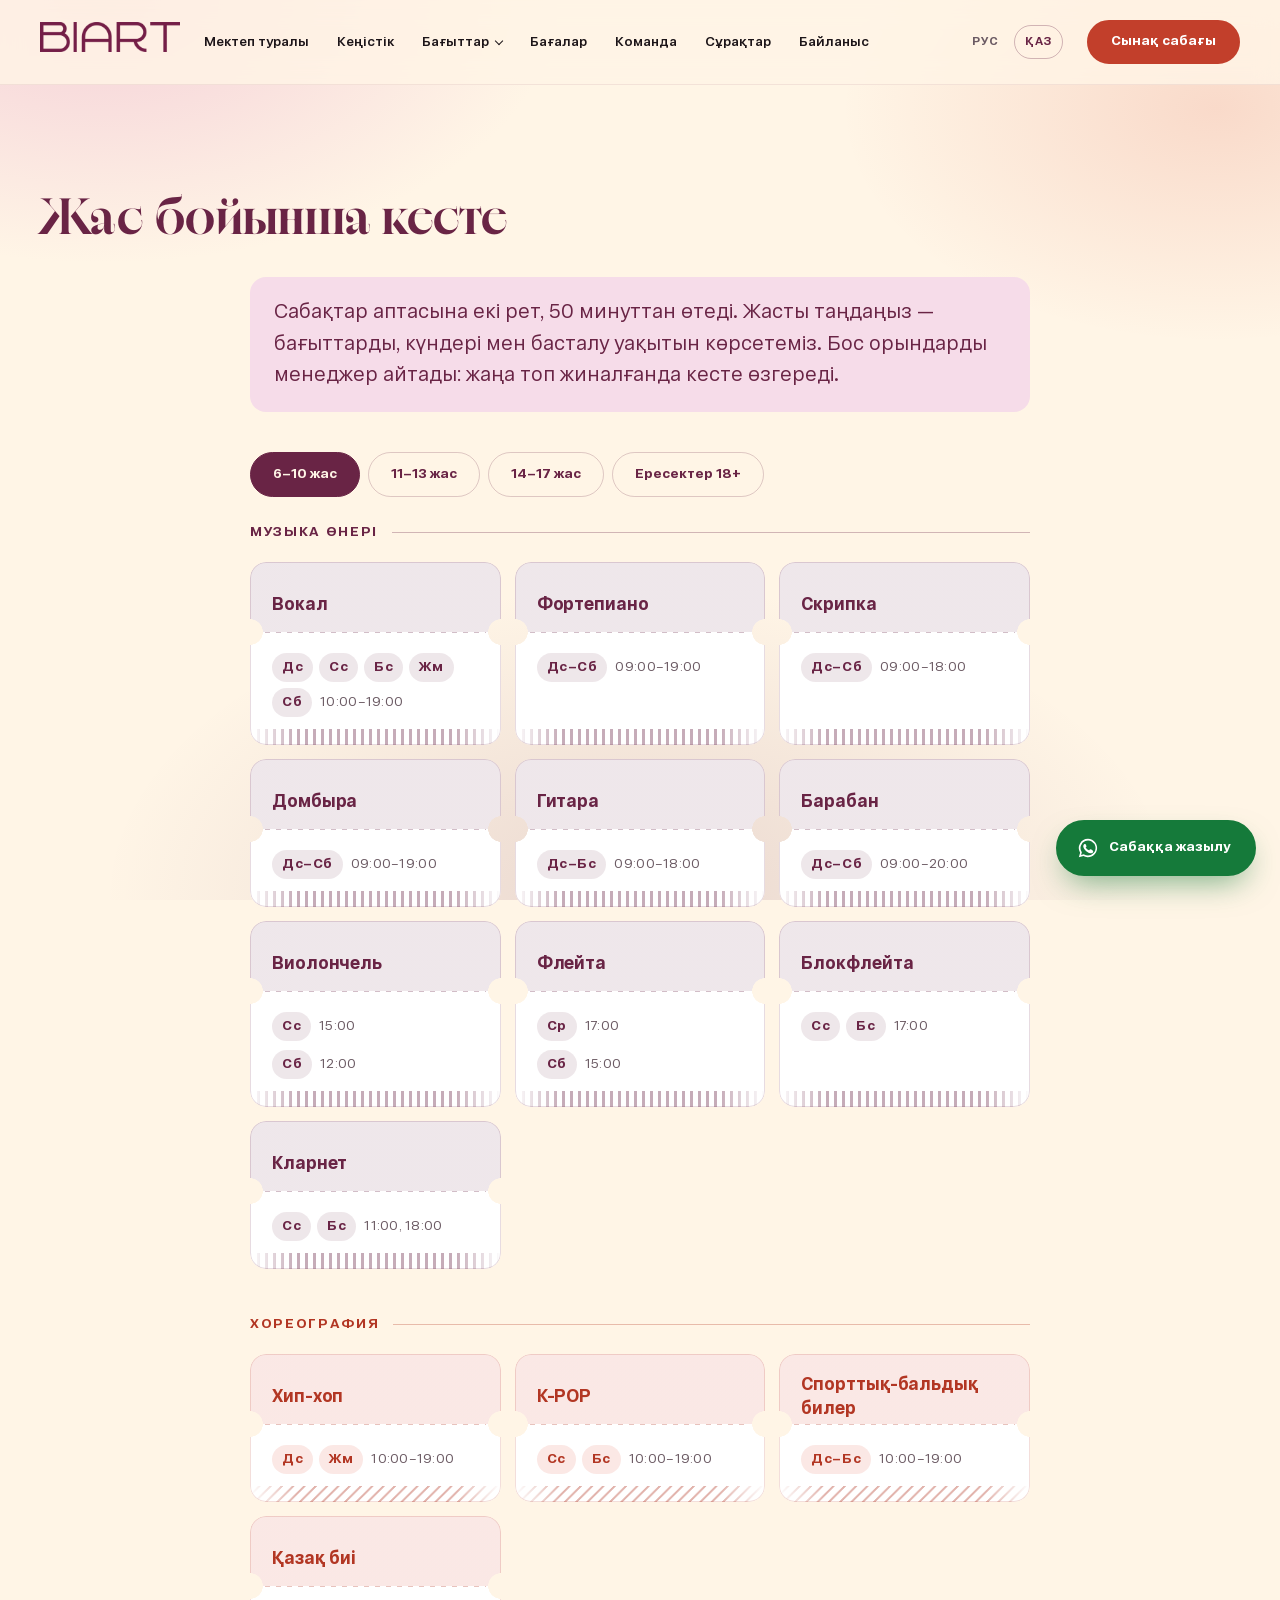
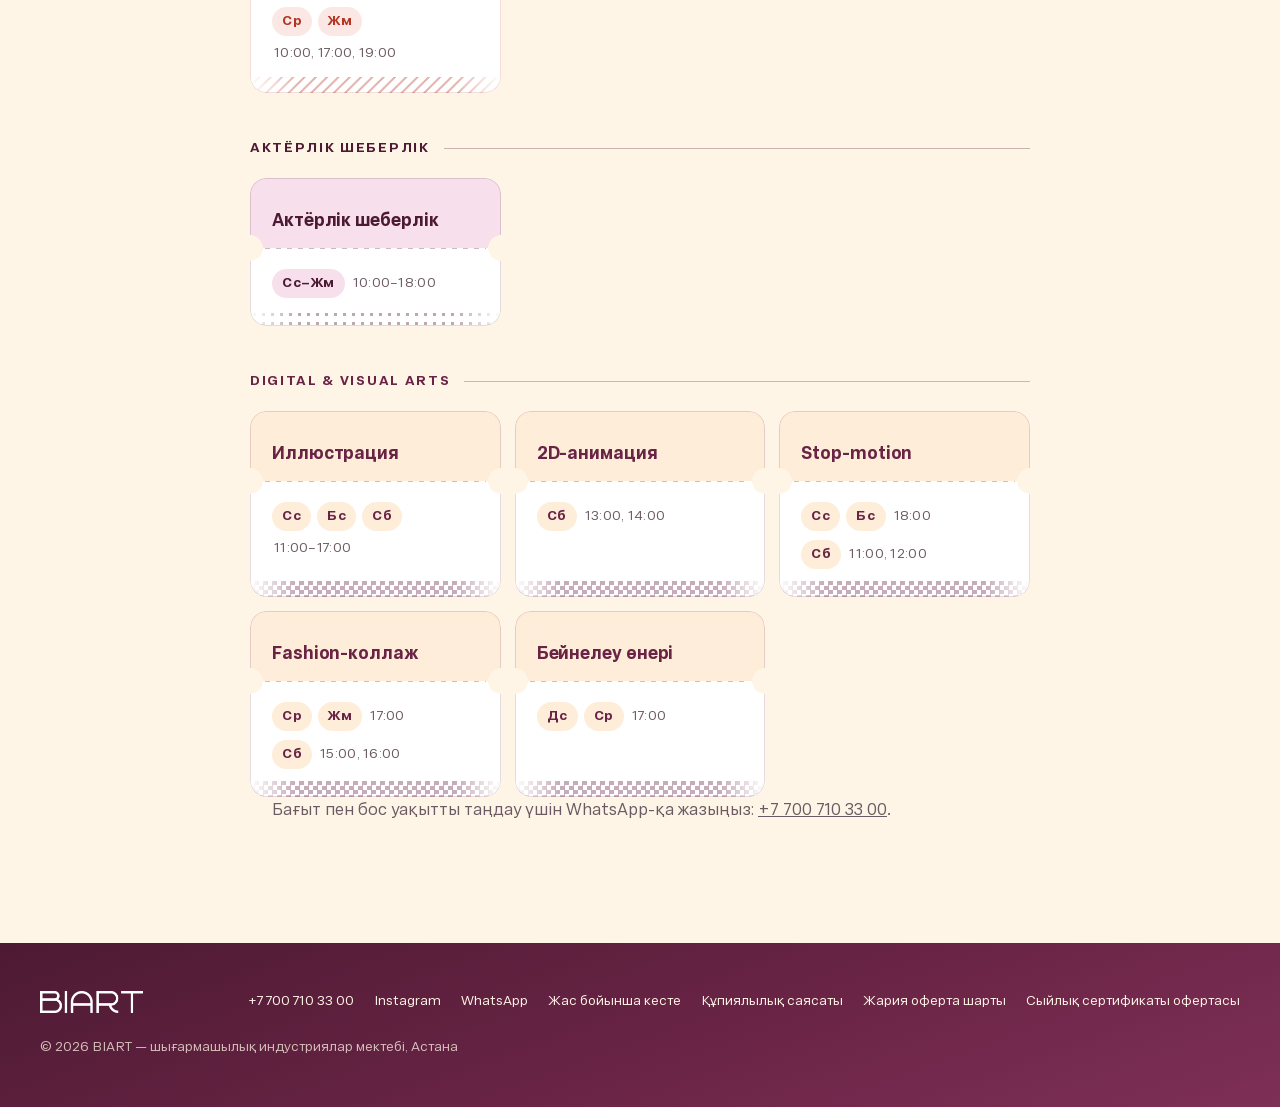
<file: raspisanie-kz/index.html>
<!DOCTYPE html>
<html lang="kk">
<head>
	<meta charset="UTF-8" />
	<meta name="viewport" content="width=device-width, initial-scale=1" />
<meta name='robots' content='max-image-preview:large' />


<title>Жас бойынша кесте &#8212; BIART</title>


<meta name="description" content="6–10, 11–13, 14–17 жастағы балалар мен ересектердің сабақ күндері мен уақыты: музыка, хореография, актёрлік шеберлік және digital art — BIART, Астана.">
<meta name="theme-color" content="#692445">
<link rel="alternate" hreflang="ru" href="../raspisanie/">
<link rel="alternate" hreflang="kk" href="../raspisanie-kz/">
<link rel="alternate" hreflang="x-default" href="../raspisanie/">
<meta property="og:type" content="website">
<meta property="og:site_name" content="BIART">
<meta property="og:locale" content="ru_RU">
<meta property="og:title" content="Жас бойынша кесте — BIART">
<meta property="og:description" content="6–10, 11–13, 14–17 жастағы балалар мен ересектердің сабақ күндері мен уақыты: музыка, хореография, актёрлік шеберлік және digital art — BIART, Астана.">
<meta property="og:url" content="../raspisanie-kz/">
<meta property="og:image" content="../assets/img/og.jpg">
<meta property="og:image:width" content="1200">
<meta property="og:image:height" content="630">
<meta property="og:image:alt" content="Школа BIART в Астане">
<meta name="twitter:card" content="summary_large_image">
<link rel="icon" href="../assets/img/favicon.ico" sizes="any">
<link rel="icon" type="image/png" sizes="32x32" href="../assets/img/favicon-32.png">
<link rel="apple-touch-icon" sizes="180x180" href="../assets/img/apple-touch-icon.png">
<link rel="manifest" href="../assets/site.webmanifest">
<style id="wp-img-auto-sizes-contain-inline-css">
img:is([sizes=auto i],[sizes^="auto," i]){contain-intrinsic-size:3000px 1500px}
/*# sourceURL=wp-img-auto-sizes-contain-inline-css */
</style>
<style id="wp-block-paragraph-inline-css">
/**
 * SCSS Variables.
 *
 * Please use variables from this sheet to ensure consistency across the UI.
 * Don't add to this sheet unless you're pretty sure the value will be reused in many places.
 * For example, don't add rules to this sheet that affect block visuals. It's purely for UI.
 */
/**
 * Colors
 */
/**
 * Fonts & basic variables.
 */
/**
 * Typography
 */
/**
 * Grid System.
 * https://make.wordpress.org/design/2019/10/31/proposal-a-consistent-spacing-system-for-wordpress/
 */
/**
 * Radius scale.
 */
/**
 * Elevation scale.
 */
/**
 * Dimensions.
 */
/**
 * Mobile specific styles
 */
/**
 * Editor styles.
 */
/**
 * Block & Editor UI.
 */
/**
 * Block paddings.
 */
/**
 * React Native specific.
 * These variables do not appear to be used anywhere else.
 */
.is-small-text {
  font-size: 0.875em;
}

.is-regular-text {
  font-size: 1em;
}

.is-large-text {
  font-size: 2.25em;
}

.is-larger-text {
  font-size: 3em;
}

.has-drop-cap:not(:focus)::first-letter {
  float: left;
  font-size: 8.4em;
  line-height: 0.68;
  font-weight: 100;
  margin: 0.05em 0.1em 0 0;
  text-transform: uppercase;
  font-style: normal;
}

body.rtl .has-drop-cap:not(:focus)::first-letter {
  float: initial;
  margin-left: 0.1em;
}

p.has-drop-cap.has-background {
  overflow: hidden;
}

:root :where(p.has-background) {
  padding: 1.25em 2.375em;
}

:where(p.has-text-color:not(.has-link-color)) a {
  color: inherit;
}

p.has-text-align-right[style*="writing-mode:vertical-rl"],
p.has-text-align-left[style*="writing-mode:vertical-lr"] {
  rotate: 180deg;
}
/*# sourceURL=../wp-includes/blocks/paragraph/style.css */
</style>
<style id="wp-block-image-inline-css">
/**
 * Typography
 */
/**
 * SCSS Variables.
 *
 * Please use variables from this sheet to ensure consistency across the UI.
 * Don't add to this sheet unless you're pretty sure the value will be reused in many places.
 * For example, don't add rules to this sheet that affect block visuals. It's purely for UI.
 */
/**
 * Colors
 */
/**
 * Fonts & basic variables.
 */
/**
 * Typography
 */
/**
 * Grid System.
 * https://make.wordpress.org/design/2019/10/31/proposal-a-consistent-spacing-system-for-wordpress/
 */
/**
 * Radius scale.
 */
/**
 * Elevation scale.
 */
/**
 * Dimensions.
 */
/**
 * Mobile specific styles
 */
/**
 * Editor styles.
 */
/**
 * Block & Editor UI.
 */
/**
 * Block paddings.
 */
/**
 * React Native specific.
 * These variables do not appear to be used anywhere else.
 */
/**
 * Breakpoints & Media Queries
 */
/**
*  Converts a hex value into the rgb equivalent.
*
* @param {string} hex - the hexadecimal value to convert
* @return {string} comma separated rgb values
*/
/**
 * Long content fade mixin
 *
 * Creates a fading overlay to signify that the content is longer
 * than the space allows.
 */
/**
 * Breakpoint mixins
 */
/**
 * Focus styles.
 */
/**
 * Standard focus rings for the WordPress Design System.
 *
 * Apply `outset-ring__focus` inside the relevant pseudo-class at the call site,
 * e.g. `&:focus { @include outset-ring__focus(); }`.
 */
/**
 * Applies editor left position to the selector passed as argument
 */
/**
 * Styles that are reused verbatim in a few places
 */
/**
 * Allows users to opt-out of animations via OS-level preferences.
 */
/**
 * Reset default styles for JavaScript UI based pages.
 * This is a WP-admin agnostic reset
 */
/**
 * Reset the WP Admin page styles for Gutenberg-like pages.
 */
/**
 * Creates a checkerboard pattern background to indicate transparency.
 * @param {String} $size - The size of the squares in the checkerboard pattern. Default is 12px.
 */
.wp-block-image > a,
.wp-block-image > figure > a {
  display: inline-block;
}
.wp-block-image img {
  height: auto;
  max-width: 100%;
  vertical-align: bottom;
  box-sizing: border-box;
}
@media not (prefers-reduced-motion) {
  .wp-block-image img.hide {
    visibility: hidden;
  }
  .wp-block-image img.show {
    animation: show-content-image 0.4s;
  }
}
.wp-block-image[style*=border-radius] > a,
.wp-block-image[style*=border-radius] img {
  border-radius: inherit;
}
.wp-block-image.has-custom-border img {
  box-sizing: border-box;
}
.wp-block-image.aligncenter {
  text-align: center;
}
.wp-block-image.alignfull > a, .wp-block-image.alignwide > a {
  width: 100%;
}
.wp-block-image.alignfull img, .wp-block-image.alignwide img {
  height: auto;
  width: 100%;
}
.wp-block-image.alignleft, .wp-block-image.alignright, .wp-block-image.aligncenter,
.wp-block-image .alignleft,
.wp-block-image .alignright,
.wp-block-image .aligncenter {
  display: table;
}
.wp-block-image.alignleft > figcaption, .wp-block-image.alignright > figcaption, .wp-block-image.aligncenter > figcaption,
.wp-block-image .alignleft > figcaption,
.wp-block-image .alignright > figcaption,
.wp-block-image .aligncenter > figcaption {
  display: table-caption;
  caption-side: bottom;
}
.wp-block-image .alignleft {
  /*rtl:ignore*/
  float: left;
  /*rtl:ignore*/
  margin-left: 0;
  /*rtl:ignore*/
  margin-right: 1em;
  margin-top: 0.5em;
  margin-bottom: 0.5em;
}
.wp-block-image .alignright {
  /*rtl:ignore*/
  float: right;
  /*rtl:ignore*/
  margin-right: 0;
  /*rtl:ignore*/
  margin-left: 1em;
  margin-top: 0.5em;
  margin-bottom: 0.5em;
}
.wp-block-image .aligncenter {
  margin-left: auto;
  margin-right: auto;
}
.wp-block-image :where(figcaption) {
  margin-top: 0.5em;
  margin-bottom: 1em;
}
.wp-block-image.is-style-circle-mask img {
  border-radius: 9999px;
}
@supports ((-webkit-mask-image: none) or (mask-image: none)) or (-webkit-mask-image: none) {
  .wp-block-image.is-style-circle-mask img {
    -webkit-mask-image: url('data:image/svg+xml;utf8,<svg viewBox="0 0 100 100" xmlns="http://www.w3.org/2000/svg"><circle cx="50" cy="50" r="50"/></svg>');
            mask-image: url('data:image/svg+xml;utf8,<svg viewBox="0 0 100 100" xmlns="http://www.w3.org/2000/svg"><circle cx="50" cy="50" r="50"/></svg>');
    mask-mode: alpha;
    -webkit-mask-repeat: no-repeat;
            mask-repeat: no-repeat;
    -webkit-mask-size: contain;
            mask-size: contain;
    -webkit-mask-position: center;
            mask-position: center;
    border-radius: 0;
  }
}

:root :where(.wp-block-image.is-style-rounded img, .wp-block-image .is-style-rounded img) {
  border-radius: 9999px;
}

.wp-block-image figure {
  margin: 0;
}

.wp-lightbox-container {
  position: relative;
  display: flex;
  flex-direction: column;
}
.wp-lightbox-container img {
  cursor: zoom-in;
}
.wp-lightbox-container img:hover + button {
  opacity: 1;
}
.wp-lightbox-container button {
  opacity: 0;
  border: none;
  background-color: rgba(90, 90, 90, 0.25);
  backdrop-filter: blur(16px) saturate(180%);
  cursor: zoom-in;
  display: flex;
  justify-content: center;
  align-items: center;
  width: 20px;
  height: 20px;
  position: absolute;
  z-index: 100;
  top: 16px;
  right: 16px;
  text-align: center;
  padding: 0;
  border-radius: 4px;
}
@media not (prefers-reduced-motion) {
  .wp-lightbox-container button {
    transition: opacity 0.2s ease;
  }
}
.wp-lightbox-container button:focus-visible {
  outline: 3px auto rgba(90, 90, 90, 0.25);
  outline: 3px auto -webkit-focus-ring-color;
  outline-offset: 3px;
}
.wp-lightbox-container button:hover {
  cursor: pointer;
  opacity: 1;
}
.wp-lightbox-container button:focus {
  opacity: 1;
}
.wp-lightbox-container button:hover, .wp-lightbox-container button:focus, .wp-lightbox-container button:not(:hover):not(:active):not(.has-background) {
  background-color: rgba(90, 90, 90, 0.25);
  border: none;
}

.wp-lightbox-overlay {
  position: fixed;
  top: 0;
  left: 0;
  z-index: 100000;
  overflow: hidden;
  width: 100%;
  height: 100vh;
  box-sizing: border-box;
  visibility: hidden;
  cursor: zoom-out;
}
.wp-lightbox-overlay .wp-lightbox-close-button {
  font-family: inherit;
  position: absolute;
  top: calc(env(safe-area-inset-top) + 16px);
  right: calc(env(safe-area-inset-right) + 16px);
  padding: 0 4px;
  cursor: pointer;
  z-index: 5000000;
  min-width: 40px;
  min-height: 40px;
  display: flex;
  gap: 8px;
  align-items: center;
  justify-content: center;
  line-height: 1;
}
.wp-lightbox-overlay .wp-lightbox-close-button:hover, .wp-lightbox-overlay .wp-lightbox-close-button:focus, .wp-lightbox-overlay .wp-lightbox-close-button:not(:hover):not(:active):not(.has-background) {
  background: none;
  border: none;
}
.wp-lightbox-overlay .wp-lightbox-close-button:has(.wp-lightbox-close-text:not([hidden])) .wp-lightbox-close-icon svg {
  height: 1em;
  width: 1em;
}
.wp-lightbox-overlay .wp-lightbox-close-icon svg {
  display: block;
}
.wp-lightbox-overlay .wp-lightbox-navigation-button-prev,
.wp-lightbox-overlay .wp-lightbox-navigation-button-next {
  position: absolute;
  padding: 0 8px;
  z-index: 2000002;
  font-family: inherit;
  min-width: 40px;
  min-height: 40px;
  gap: 4px;
  display: flex;
  cursor: pointer;
  align-items: center;
  justify-content: center;
  bottom: 16px;
  line-height: 1;
}
.wp-lightbox-overlay .wp-lightbox-navigation-button-prev[hidden],
.wp-lightbox-overlay .wp-lightbox-navigation-button-next[hidden] {
  display: none;
}
@media (min-width: 960px) {
  .wp-lightbox-overlay .wp-lightbox-navigation-button-prev,
  .wp-lightbox-overlay .wp-lightbox-navigation-button-next {
    bottom: 50%;
    transform: translateY(-50%);
  }
}
.wp-lightbox-overlay .wp-lightbox-navigation-button-prev:hover, .wp-lightbox-overlay .wp-lightbox-navigation-button-prev:focus, .wp-lightbox-overlay .wp-lightbox-navigation-button-prev:not(:hover):not(:active):not(.has-background),
.wp-lightbox-overlay .wp-lightbox-navigation-button-next:hover,
.wp-lightbox-overlay .wp-lightbox-navigation-button-next:focus,
.wp-lightbox-overlay .wp-lightbox-navigation-button-next:not(:hover):not(:active):not(.has-background) {
  background: none;
  border: none;
  padding: 0 8px;
}
.wp-lightbox-overlay .wp-lightbox-navigation-button-prev:has(.wp-lightbox-navigation-text:not([hidden])) .wp-lightbox-navigation-icon svg,
.wp-lightbox-overlay .wp-lightbox-navigation-button-next:has(.wp-lightbox-navigation-text:not([hidden])) .wp-lightbox-navigation-icon svg {
  width: 1.5em;
  height: 1.5em;
  display: block;
}
.wp-lightbox-overlay .wp-lightbox-navigation-button-prev {
  left: calc(env(safe-area-inset-left) + 16px);
}
.wp-lightbox-overlay .wp-lightbox-navigation-button-next {
  right: calc(env(safe-area-inset-right) + 16px);
}
.wp-lightbox-overlay .wp-lightbox-navigation-icon svg {
  vertical-align: middle;
}
.wp-lightbox-overlay .lightbox-image-container {
  position: absolute;
  overflow: hidden;
  top: 50%;
  left: 50%;
  transform-origin: top left;
  transform: translate(-50%, -50%);
  width: var(--wp--lightbox-container-width);
  height: var(--wp--lightbox-container-height);
  z-index: 2000001;
}
.wp-lightbox-overlay .wp-block-image {
  position: relative;
  transform-origin: 0 0;
  display: flex;
  width: 100%;
  height: 100%;
  justify-content: center;
  align-items: center;
  box-sizing: border-box;
  z-index: 3000000;
  margin: 0;
}
.wp-lightbox-overlay .wp-block-image img {
  min-width: var(--wp--lightbox-image-width);
  min-height: var(--wp--lightbox-image-height);
  width: var(--wp--lightbox-image-width);
  height: var(--wp--lightbox-image-height);
}
.wp-lightbox-overlay .wp-block-image figcaption {
  display: none;
}
.wp-lightbox-overlay button {
  border: none;
  background: none;
}
.wp-lightbox-overlay .scrim {
  width: 100%;
  height: 100%;
  position: absolute;
  z-index: 2000000;
  background-color: rgb(255, 255, 255);
  opacity: 0.9;
}
.wp-lightbox-overlay.active {
  visibility: visible;
}
@media not (prefers-reduced-motion) {
  .wp-lightbox-overlay.active {
    animation: both turn-on-visibility 0.25s;
  }
}
@media not (prefers-reduced-motion) {
  .wp-lightbox-overlay.active img {
    animation: both turn-on-visibility 0.35s;
  }
}
@media not (prefers-reduced-motion) {
  .wp-lightbox-overlay.show-closing-animation:not(.active) {
    animation: both turn-off-visibility 0.35s;
  }
}
@media not (prefers-reduced-motion) {
  .wp-lightbox-overlay.show-closing-animation:not(.active) img {
    animation: both turn-off-visibility 0.25s;
  }
}
@media not (prefers-reduced-motion) {
  .wp-lightbox-overlay.zoom.active {
    opacity: 1;
    visibility: visible;
    animation: none;
  }
  .wp-lightbox-overlay.zoom.active .lightbox-image-container {
    animation: lightbox-zoom-in 0.4s;
  }
  .wp-lightbox-overlay.zoom.active .lightbox-image-container img {
    animation: none;
  }
  .wp-lightbox-overlay.zoom.active .scrim {
    animation: turn-on-visibility 0.4s forwards;
  }
  .wp-lightbox-overlay.zoom.show-closing-animation:not(.active) {
    animation: none;
  }
  .wp-lightbox-overlay.zoom.show-closing-animation:not(.active) .lightbox-image-container {
    animation: lightbox-zoom-out 0.4s;
  }
  .wp-lightbox-overlay.zoom.show-closing-animation:not(.active) .lightbox-image-container img {
    animation: none;
  }
  .wp-lightbox-overlay.zoom.show-closing-animation:not(.active) .scrim {
    animation: turn-off-visibility 0.4s forwards;
  }
}

@keyframes show-content-image {
  0% {
    visibility: hidden;
  }
  99% {
    visibility: hidden;
  }
  100% {
    visibility: visible;
  }
}
@keyframes turn-on-visibility {
  0% {
    opacity: 0;
  }
  100% {
    opacity: 1;
  }
}
@keyframes turn-off-visibility {
  0% {
    opacity: 1;
    visibility: visible;
  }
  99% {
    opacity: 0;
    visibility: visible;
  }
  100% {
    opacity: 0;
    visibility: hidden;
  }
}
@keyframes lightbox-zoom-in {
  0% {
    transform: translate(calc((-100vw + var(--wp--lightbox-scrollbar-width)) / 2 + var(--wp--lightbox-initial-left-position)), calc(-50vh + var(--wp--lightbox-initial-top-position))) scale(var(--wp--lightbox-scale));
  }
  100% {
    transform: translate(-50%, -50%) scale(1, 1);
  }
}
@keyframes lightbox-zoom-out {
  0% {
    visibility: visible;
    transform: translate(-50%, -50%) scale(1, 1);
  }
  99% {
    visibility: visible;
  }
  100% {
    visibility: hidden;
    transform: translate(calc((-100vw + var(--wp--lightbox-scrollbar-width)) / 2 + var(--wp--lightbox-initial-left-position)), calc(-50vh + var(--wp--lightbox-initial-top-position))) scale(var(--wp--lightbox-scale));
  }
}
/*# sourceURL=../wp-includes/blocks/image/style.css */
</style>
<style id="wp-block-image-theme-inline-css">
/**
 * Typography
 */
/**
 * SCSS Variables.
 *
 * Please use variables from this sheet to ensure consistency across the UI.
 * Don't add to this sheet unless you're pretty sure the value will be reused in many places.
 * For example, don't add rules to this sheet that affect block visuals. It's purely for UI.
 */
/**
 * Colors
 */
/**
 * Fonts & basic variables.
 */
/**
 * Typography
 */
/**
 * Grid System.
 * https://make.wordpress.org/design/2019/10/31/proposal-a-consistent-spacing-system-for-wordpress/
 */
/**
 * Radius scale.
 */
/**
 * Elevation scale.
 */
/**
 * Dimensions.
 */
/**
 * Mobile specific styles
 */
/**
 * Editor styles.
 */
/**
 * Block & Editor UI.
 */
/**
 * Block paddings.
 */
/**
 * React Native specific.
 * These variables do not appear to be used anywhere else.
 */
/**
 * Breakpoints & Media Queries
 */
/**
*  Converts a hex value into the rgb equivalent.
*
* @param {string} hex - the hexadecimal value to convert
* @return {string} comma separated rgb values
*/
/**
 * Long content fade mixin
 *
 * Creates a fading overlay to signify that the content is longer
 * than the space allows.
 */
/**
 * Breakpoint mixins
 */
/**
 * Focus styles.
 */
/**
 * Standard focus rings for the WordPress Design System.
 *
 * Apply `outset-ring__focus` inside the relevant pseudo-class at the call site,
 * e.g. `&:focus { @include outset-ring__focus(); }`.
 */
/**
 * Applies editor left position to the selector passed as argument
 */
/**
 * Styles that are reused verbatim in a few places
 */
/**
 * Allows users to opt-out of animations via OS-level preferences.
 */
/**
 * Reset default styles for JavaScript UI based pages.
 * This is a WP-admin agnostic reset
 */
/**
 * Reset the WP Admin page styles for Gutenberg-like pages.
 */
/**
 * Creates a checkerboard pattern background to indicate transparency.
 * @param {String} $size - The size of the squares in the checkerboard pattern. Default is 12px.
 */
:root :where(.wp-block-image figcaption) {
  color: #555;
  font-size: 13px;
  text-align: center;
}
.is-dark-theme :root :where(.wp-block-image figcaption) {
  color: rgba(255, 255, 255, 0.65);
}

.wp-block-image {
  margin: 0 0 1em 0;
}
/*# sourceURL=../wp-includes/blocks/image/theme.css */
</style>
<style id="wp-block-group-inline-css">
.wp-block-group {
  box-sizing: border-box;
}

:where(.wp-block-group.wp-block-group-is-layout-constrained) {
  position: relative;
}
/*# sourceURL=../wp-includes/blocks/group/style.css */
</style>
<style id="wp-block-group-theme-inline-css">
/**
 * SCSS Variables.
 *
 * Please use variables from this sheet to ensure consistency across the UI.
 * Don't add to this sheet unless you're pretty sure the value will be reused in many places.
 * For example, don't add rules to this sheet that affect block visuals. It's purely for UI.
 */
/**
 * Colors
 */
/**
 * Fonts & basic variables.
 */
/**
 * Typography
 */
/**
 * Grid System.
 * https://make.wordpress.org/design/2019/10/31/proposal-a-consistent-spacing-system-for-wordpress/
 */
/**
 * Radius scale.
 */
/**
 * Elevation scale.
 */
/**
 * Dimensions.
 */
/**
 * Mobile specific styles
 */
/**
 * Editor styles.
 */
/**
 * Block & Editor UI.
 */
/**
 * Block paddings.
 */
/**
 * React Native specific.
 * These variables do not appear to be used anywhere else.
 */
:where(.wp-block-group.has-background) {
  padding: 1.25em 2.375em;
}
/*# sourceURL=../wp-includes/blocks/group/theme.css */
</style>
<style id="wp-block-button-inline-css">
.wp-block-button__link {
  cursor: pointer;
  display: inline-block;
  text-align: center;
  word-break: break-word;
  box-sizing: border-box;
  height: 100%;
  align-content: center;
}
.wp-block-button__link.aligncenter {
  text-align: center;
}
.wp-block-button__link.alignright {
  /*rtl:ignore*/
  text-align: right;
}

:where(.wp-block-button__link) {
  box-shadow: none;
  text-decoration: none;
  border-radius: 9999px;
  padding: calc(0.667em + 2px) calc(1.333em + 2px);
}

.wp-block-button[style*=text-decoration] .wp-block-button__link {
  text-decoration: inherit;
}

.wp-block-buttons > .wp-block-button.has-custom-width {
  max-width: none;
}
.wp-block-buttons > .wp-block-button.has-custom-width .wp-block-button__link {
  width: 100%;
}
.wp-block-buttons > .wp-block-button.has-custom-font-size .wp-block-button__link {
  font-size: inherit;
}
.wp-block-buttons > .wp-block-button[class*=wp-block-button__width] {
  width: calc(var(--wp--block-button--width) * 1% - var(--wp--style--block-gap, 0.5em) * (1 - var(--wp--block-button--width) / 100));
}
.wp-block-buttons > .wp-block-button.wp-block-button__width-25 {
  width: calc(25% - var(--wp--style--block-gap, 0.5em) * 0.75);
}
.wp-block-buttons > .wp-block-button.wp-block-button__width-50 {
  width: calc(50% - var(--wp--style--block-gap, 0.5em) * 0.5);
}
.wp-block-buttons > .wp-block-button.wp-block-button__width-75 {
  width: calc(75% - var(--wp--style--block-gap, 0.5em) * 0.25);
}
.wp-block-buttons > .wp-block-button.wp-block-button__width-100 {
  width: 100%;
  flex-basis: 100%;
}

.wp-block-buttons.is-vertical > .wp-block-button[class*=wp-block-button__width] {
  width: calc(var(--wp--block-button--width) * 1%);
}
.wp-block-buttons.is-vertical > .wp-block-button.wp-block-button__width-25 {
  width: 25%;
}
.wp-block-buttons.is-vertical > .wp-block-button.wp-block-button__width-50 {
  width: 50%;
}
.wp-block-buttons.is-vertical > .wp-block-button.wp-block-button__width-75 {
  width: 75%;
}

.wp-block-button.is-style-squared,
.wp-block-button__link.wp-block-button.is-style-squared {
  border-radius: 0;
}

.wp-block-button.no-border-radius,
.wp-block-button__link.no-border-radius {
  border-radius: 0 !important;
}

:root :where(.wp-block-button.is-style-outline > .wp-block-button__link),
:root :where(.wp-block-button .wp-block-button__link.is-style-outline) {
  border: 2px solid currentColor;
  padding: 0.667em 1.333em;
}
:root :where(.wp-block-button.is-style-outline > .wp-block-button__link:not(.has-text-color)),
:root :where(.wp-block-button .wp-block-button__link.is-style-outline:not(.has-text-color)) {
  color: currentColor;
}
:root :where(.wp-block-button.is-style-outline > .wp-block-button__link:not(.has-background)),
:root :where(.wp-block-button .wp-block-button__link.is-style-outline:not(.has-background)) {
  background-color: transparent;
  background-image: none;
}
/*# sourceURL=../wp-includes/blocks/button/style.css */
</style>
<style id="wp-block-buttons-inline-css">
.wp-block-buttons {
  box-sizing: border-box;
}
.wp-block-buttons.is-vertical {
  flex-direction: column;
}
.wp-block-buttons.is-vertical > .wp-block-button:last-child {
  margin-bottom: 0;
}
.wp-block-buttons > .wp-block-button {
  display: inline-block;
  margin: 0;
}
.wp-block-buttons.is-content-justification-left {
  justify-content: flex-start;
}
.wp-block-buttons.is-content-justification-left.is-vertical {
  align-items: flex-start;
}
.wp-block-buttons.is-content-justification-center {
  justify-content: center;
}
.wp-block-buttons.is-content-justification-center.is-vertical {
  align-items: center;
}
.wp-block-buttons.is-content-justification-right {
  justify-content: flex-end;
}
.wp-block-buttons.is-content-justification-right.is-vertical {
  align-items: flex-end;
}
.wp-block-buttons.is-content-justification-space-between {
  justify-content: space-between;
}
.wp-block-buttons.aligncenter {
  text-align: center;
}
.wp-block-buttons {
  /* stylelint-disable @stylistic/indentation -- Disable the stylelint rule, otherwise this selector is ugly! */
}
.wp-block-buttons:not(.is-content-justification-space-between,
.is-content-justification-right,
.is-content-justification-left,
.is-content-justification-center) .wp-block-button.aligncenter {
  /* stylelint-enable @stylistic/indentation */
  margin-left: auto;
  margin-right: auto;
  width: 100%;
}
.wp-block-buttons[style*=text-decoration] .wp-block-button,
.wp-block-buttons[style*=text-decoration] .wp-block-button__link {
  text-decoration: inherit;
}
.wp-block-buttons.has-custom-font-size .wp-block-button__link {
  font-size: inherit;
}
.wp-block-buttons .wp-block-button__link {
  width: 100%;
}

.wp-block-button.aligncenter {
  text-align: center;
}
/*# sourceURL=../wp-includes/blocks/buttons/style.css */
</style>
<style id="wp-block-template-part-theme-inline-css">
/**
 * SCSS Variables.
 *
 * Please use variables from this sheet to ensure consistency across the UI.
 * Don't add to this sheet unless you're pretty sure the value will be reused in many places.
 * For example, don't add rules to this sheet that affect block visuals. It's purely for UI.
 */
/**
 * Colors
 */
/**
 * Fonts & basic variables.
 */
/**
 * Typography
 */
/**
 * Grid System.
 * https://make.wordpress.org/design/2019/10/31/proposal-a-consistent-spacing-system-for-wordpress/
 */
/**
 * Radius scale.
 */
/**
 * Elevation scale.
 */
/**
 * Dimensions.
 */
/**
 * Mobile specific styles
 */
/**
 * Editor styles.
 */
/**
 * Block & Editor UI.
 */
/**
 * Block paddings.
 */
/**
 * React Native specific.
 * These variables do not appear to be used anywhere else.
 */
:root :where(.wp-block-template-part.has-background) {
  padding: 1.25em 2.375em;
  margin-top: 0;
  margin-bottom: 0;
}
/*# sourceURL=../wp-includes/blocks/template-part/theme.css */
</style>
<style id="wp-block-post-title-inline-css">
.wp-block-post-title {
  word-break: break-word;
  box-sizing: border-box;
}
.wp-block-post-title :where(a) {
  display: inline-block;
  font-family: inherit;
  font-size: inherit;
  font-style: inherit;
  font-weight: inherit;
  letter-spacing: inherit;
  line-height: inherit;
  text-decoration: inherit;
}
/*# sourceURL=../wp-includes/blocks/post-title/style.css */
</style>
<style id="wp-block-heading-inline-css">
/**
 * SCSS Variables.
 *
 * Please use variables from this sheet to ensure consistency across the UI.
 * Don't add to this sheet unless you're pretty sure the value will be reused in many places.
 * For example, don't add rules to this sheet that affect block visuals. It's purely for UI.
 */
/**
 * Colors
 */
/**
 * Fonts & basic variables.
 */
/**
 * Typography
 */
/**
 * Grid System.
 * https://make.wordpress.org/design/2019/10/31/proposal-a-consistent-spacing-system-for-wordpress/
 */
/**
 * Radius scale.
 */
/**
 * Elevation scale.
 */
/**
 * Dimensions.
 */
/**
 * Mobile specific styles
 */
/**
 * Editor styles.
 */
/**
 * Block & Editor UI.
 */
/**
 * Block paddings.
 */
/**
 * React Native specific.
 * These variables do not appear to be used anywhere else.
 */
h1:where(.wp-block-heading).has-background,
h2:where(.wp-block-heading).has-background,
h3:where(.wp-block-heading).has-background,
h4:where(.wp-block-heading).has-background,
h5:where(.wp-block-heading).has-background,
h6:where(.wp-block-heading).has-background {
  padding: 1.25em 2.375em;
}
h1.has-text-align-right[style*=writing-mode]:where([style*=vertical-rl]), h1.has-text-align-left[style*=writing-mode]:where([style*=vertical-lr]),
h2.has-text-align-right[style*=writing-mode]:where([style*=vertical-rl]),
h2.has-text-align-left[style*=writing-mode]:where([style*=vertical-lr]),
h3.has-text-align-right[style*=writing-mode]:where([style*=vertical-rl]),
h3.has-text-align-left[style*=writing-mode]:where([style*=vertical-lr]),
h4.has-text-align-right[style*=writing-mode]:where([style*=vertical-rl]),
h4.has-text-align-left[style*=writing-mode]:where([style*=vertical-lr]),
h5.has-text-align-right[style*=writing-mode]:where([style*=vertical-rl]),
h5.has-text-align-left[style*=writing-mode]:where([style*=vertical-lr]),
h6.has-text-align-right[style*=writing-mode]:where([style*=vertical-rl]),
h6.has-text-align-left[style*=writing-mode]:where([style*=vertical-lr]) {
  rotate: 180deg;
}
/*# sourceURL=../wp-includes/blocks/heading/style.css */
</style>
<style id="wp-block-post-content-inline-css">
.wp-block-post-content {
  display: flow-root;
}
/*# sourceURL=../wp-includes/blocks/post-content/style.css */
</style>
<style id="wp-block-library-inline-css">
/**
 * Colors
 */
/**
 * Typography
 */
/**
 * SCSS Variables.
 *
 * Please use variables from this sheet to ensure consistency across the UI.
 * Don't add to this sheet unless you're pretty sure the value will be reused in many places.
 * For example, don't add rules to this sheet that affect block visuals. It's purely for UI.
 */
/**
 * Fonts & basic variables.
 */
/**
 * Typography
 */
/**
 * Grid System.
 * https://make.wordpress.org/design/2019/10/31/proposal-a-consistent-spacing-system-for-wordpress/
 */
/**
 * Radius scale.
 */
/**
 * Elevation scale.
 */
/**
 * Dimensions.
 */
/**
 * Mobile specific styles
 */
/**
 * Editor styles.
 */
/**
 * Block & Editor UI.
 */
/**
 * Block paddings.
 */
/**
 * React Native specific.
 * These variables do not appear to be used anywhere else.
 */
/**
 * Breakpoints & Media Queries
 */
/**
*  Converts a hex value into the rgb equivalent.
*
* @param {string} hex - the hexadecimal value to convert
* @return {string} comma separated rgb values
*/
/**
 * Long content fade mixin
 *
 * Creates a fading overlay to signify that the content is longer
 * than the space allows.
 */
/**
 * Breakpoint mixins
 */
/**
 * Focus styles.
 */
/**
 * Standard focus rings for the WordPress Design System.
 *
 * Apply `outset-ring__focus` inside the relevant pseudo-class at the call site,
 * e.g. `&:focus { @include outset-ring__focus(); }`.
 */
/**
 * Applies editor left position to the selector passed as argument
 */
/**
 * Styles that are reused verbatim in a few places
 */
/**
 * Allows users to opt-out of animations via OS-level preferences.
 */
/**
 * Reset default styles for JavaScript UI based pages.
 * This is a WP-admin agnostic reset
 */
/**
 * Reset the WP Admin page styles for Gutenberg-like pages.
 */
/**
 * Creates a checkerboard pattern background to indicate transparency.
 * @param {String} $size - The size of the squares in the checkerboard pattern. Default is 12px.
 */
:root {
  --wp-block-synced-color: #7a00df;
  --wp-block-synced-color--rgb: 122, 0, 223;
  --wp-bound-block-color: var(--wp-block-synced-color);
  --wp-editor-canvas-background: #ddd;
  --wp-admin-theme-color: #007cba;
  --wp-admin-theme-color--rgb: 0, 124, 186;
  --wp-admin-theme-color-darker-10: rgb(0, 107, 160.5);
  --wp-admin-theme-color-darker-10--rgb: 0, 107, 160.5;
  --wp-admin-theme-color-darker-20: #005a87;
  --wp-admin-theme-color-darker-20--rgb: 0, 90, 135;
  --wp-admin-border-width-focus: 2px;
}
@media (min-resolution: 192dpi) {
  :root {
    --wp-admin-border-width-focus: 1.5px;
  }
}

/**
 * Element styles.
 */
.wp-element-button {
  cursor: pointer;
}

:root .has-very-light-gray-background-color {
  background-color: #eee;
}
:root .has-very-dark-gray-background-color {
  background-color: #313131;
}
:root .has-very-light-gray-color {
  color: #eee;
}
:root .has-very-dark-gray-color {
  color: #313131;
}
:root {
  /* stylelint-disable @stylistic/function-comma-space-after -- We can not use spacing because of WP multi site kses rule. */
}
:root .has-vivid-green-cyan-to-vivid-cyan-blue-gradient-background {
  background: linear-gradient(135deg, rgb(0, 208, 132) 0%, rgb(6, 147, 227) 100%);
}
:root .has-purple-crush-gradient-background {
  background: linear-gradient(135deg, rgb(52, 226, 228) 0%, rgb(71, 33, 251) 50%, rgb(171, 29, 254) 100%);
}
:root .has-hazy-dawn-gradient-background {
  background: linear-gradient(135deg, rgb(250, 172, 168) 0%, rgb(218, 208, 236) 100%);
}
:root .has-subdued-olive-gradient-background {
  background: linear-gradient(135deg, rgb(250, 250, 225) 0%, rgb(103, 166, 113) 100%);
}
:root .has-atomic-cream-gradient-background {
  background: linear-gradient(135deg, rgb(253, 215, 154) 0%, rgb(0, 74, 89) 100%);
}
:root .has-nightshade-gradient-background {
  background: linear-gradient(135deg, rgb(51, 9, 104) 0%, rgb(49, 205, 207) 100%);
}
:root .has-midnight-gradient-background {
  background: linear-gradient(135deg, rgb(2, 3, 129) 0%, rgb(40, 116, 252) 100%);
}
:root {
  /* stylelint-enable @stylistic/function-comma-space-after */
  --wp--preset--font-size--normal: 16px;
  --wp--preset--font-size--huge: 42px;
}

.has-regular-font-size {
  font-size: 1em;
}

.has-larger-font-size {
  font-size: 2.625em;
}

.has-normal-font-size {
  font-size: var(--wp--preset--font-size--normal);
}

.has-huge-font-size {
  font-size: var(--wp--preset--font-size--huge);
}

:root .has-text-align-center {
  text-align: center;
}

:root .has-text-align-left {
  /*rtl:ignore*/
  text-align: left;
}

:root .has-text-align-right {
  /*rtl:ignore*/
  text-align: right;
}

.has-fit-text {
  white-space: nowrap !important;
}

#end-resizable-editor-section {
  display: none;
}

.aligncenter {
  clear: both;
}

.items-justified-left {
  justify-content: flex-start;
}

.items-justified-center {
  justify-content: center;
}

.items-justified-right {
  justify-content: flex-end;
}

.items-justified-space-between {
  justify-content: space-between;
}

.screen-reader-text {
  border: 0;
  clip-path: inset(50%);
  height: 1px;
  margin: -1px;
  overflow: hidden;
  padding: 0;
  position: absolute;
  width: 1px;
  word-wrap: normal !important;
  word-break: normal !important;
}

.screen-reader-text:focus {
  background-color: #ddd;
  clip-path: none;
  color: #444;
  display: block;
  font-size: 1em;
  height: auto;
  left: 5px;
  line-height: normal;
  padding: 15px 23px 14px;
  text-decoration: none;
  top: 5px;
  width: auto;
  z-index: 100000;
}

/**
 * The following provide a simple means of applying a default border style when
 * a user first makes a selection in the border block support panel.
 * This prevents issues such as where the user could set a border width
 * and see no border due there being no border style set.
 *
 * This is intended to be removed once intelligent defaults can be set while
 * making border selections via the block support.
 *
 * See: https://github.com/WordPress/gutenberg/pull/33743
 */
html :where(.has-border-color) {
  border-style: solid;
}

html :where([style^=border-color],
[style*=";border-color"],
[style*="; border-color"]) {
  border-style: solid;
}

html :where([style^=border-top-color],
[style*=";border-top-color"],
[style*="; border-top-color"]) {
  border-top-style: solid;
}

html :where([style^=border-right-color],
[style*=";border-right-color"],
[style*="; border-right-color"]) {
  /*rtl:ignore*/
  border-right-style: solid;
}

html :where([style^=border-bottom-color],
[style*=";border-bottom-color"],
[style*="; border-bottom-color"]) {
  border-bottom-style: solid;
}

html :where([style^=border-left-color],
[style*=";border-left-color"],
[style*="; border-left-color"]) {
  /*rtl:ignore*/
  border-left-style: solid;
}

html :where([style^=border-width],
[style*=";border-width"],
[style*="; border-width"]) {
  border-style: solid;
}

html :where([style^=border-top-width],
[style*=";border-top-width"],
[style*="; border-top-width"]) {
  border-top-style: solid;
}

html :where([style^=border-right-width],
[style*=";border-right-width"],
[style*="; border-right-width"]) {
  /*rtl:ignore*/
  border-right-style: solid;
}

html :where([style^=border-bottom-width],
[style*=";border-bottom-width"],
[style*="; border-bottom-width"]) {
  border-bottom-style: solid;
}

html :where([style^=border-left-width],
[style*=";border-left-width"],
[style*="; border-left-width"]) {
  /*rtl:ignore*/
  border-left-style: solid;
}

/**
 * Provide baseline responsiveness for images.
 */
html :where(img[class*=wp-image-]) {
  height: auto;
  max-width: 100%;
}

/**
 * Reset user agent styles for figure element margins.
 */
:where(figure) {
  margin: 0 0 1em 0;
}

html :where(.is-position-sticky) {
  --wp-admin--admin-bar--position-offset: var(--wp-admin--admin-bar--height, 0px);
}

@media screen and (max-width: 600px) {
  html :where(.is-position-sticky) {
    --wp-admin--admin-bar--position-offset: 0px;
  }
}
/*# sourceURL=/wp-includes/css/dist/block-library/common.css */
</style>
<style id="global-styles-inline-css">
:root{--wp--preset--aspect-ratio--square: 1;--wp--preset--aspect-ratio--4-3: 4/3;--wp--preset--aspect-ratio--3-4: 3/4;--wp--preset--aspect-ratio--3-2: 3/2;--wp--preset--aspect-ratio--2-3: 2/3;--wp--preset--aspect-ratio--16-9: 16/9;--wp--preset--aspect-ratio--9-16: 9/16;--wp--preset--color--black: #000000;--wp--preset--color--cyan-bluish-gray: #abb8c3;--wp--preset--color--white: #ffffff;--wp--preset--color--pale-pink: #f78da7;--wp--preset--color--vivid-red: #cf2e2e;--wp--preset--color--luminous-vivid-orange: #ff6900;--wp--preset--color--luminous-vivid-amber: #fcb900;--wp--preset--color--light-green-cyan: #7bdcb5;--wp--preset--color--vivid-green-cyan: #00d084;--wp--preset--color--pale-cyan-blue: #8ed1fc;--wp--preset--color--vivid-cyan-blue: #0693e3;--wp--preset--color--vivid-purple: #9b51e0;--wp--preset--color--bordeaux: #692445;--wp--preset--color--vermilion: #db4d37;--wp--preset--color--pink: #e8a3c7;--wp--preset--color--cream: #fff5e6;--wp--preset--color--gray: #f2f2f2;--wp--preset--gradient--vivid-cyan-blue-to-vivid-purple: linear-gradient(135deg,rgb(6,147,227) 0%,rgb(155,81,224) 100%);--wp--preset--gradient--light-green-cyan-to-vivid-green-cyan: linear-gradient(135deg,rgb(122,220,180) 0%,rgb(0,208,130) 100%);--wp--preset--gradient--luminous-vivid-amber-to-luminous-vivid-orange: linear-gradient(135deg,rgb(252,185,0) 0%,rgb(255,105,0) 100%);--wp--preset--gradient--luminous-vivid-orange-to-vivid-red: linear-gradient(135deg,rgb(255,105,0) 0%,rgb(207,46,46) 100%);--wp--preset--gradient--very-light-gray-to-cyan-bluish-gray: linear-gradient(135deg,rgb(238,238,238) 0%,rgb(169,184,195) 100%);--wp--preset--gradient--cool-to-warm-spectrum: linear-gradient(135deg,rgb(74,234,220) 0%,rgb(151,120,209) 20%,rgb(207,42,186) 40%,rgb(238,44,130) 60%,rgb(251,105,98) 80%,rgb(254,248,76) 100%);--wp--preset--gradient--blush-light-purple: linear-gradient(135deg,rgb(255,206,236) 0%,rgb(152,150,240) 100%);--wp--preset--gradient--blush-bordeaux: linear-gradient(135deg,rgb(254,205,165) 0%,rgb(254,45,45) 50%,rgb(107,0,62) 100%);--wp--preset--gradient--luminous-dusk: linear-gradient(135deg,rgb(255,203,112) 0%,rgb(199,81,192) 50%,rgb(65,88,208) 100%);--wp--preset--gradient--pale-ocean: linear-gradient(135deg,rgb(255,245,203) 0%,rgb(182,227,212) 50%,rgb(51,167,181) 100%);--wp--preset--gradient--electric-grass: linear-gradient(135deg,rgb(202,248,128) 0%,rgb(113,206,126) 100%);--wp--preset--gradient--midnight: linear-gradient(135deg,rgb(2,3,129) 0%,rgb(40,116,252) 100%);--wp--preset--font-size--small: var(--fs-small);--wp--preset--font-size--medium: var(--fs-body);--wp--preset--font-size--large: var(--fs-h3);--wp--preset--font-size--x-large: var(--fs-h2);--wp--preset--font-size--huge: var(--fs-h1);--wp--preset--font-family--display: "CoFo Raffine", "Playfair Display", "Times New Roman", serif;--wp--preset--font-family--body: "Adapter", "Manrope", "Segoe UI", Arial, sans-serif;--wp--preset--spacing--20: 0.44rem;--wp--preset--spacing--30: 0.67rem;--wp--preset--spacing--40: 1rem;--wp--preset--spacing--50: 1.5rem;--wp--preset--spacing--60: 2.25rem;--wp--preset--spacing--70: 3.38rem;--wp--preset--spacing--80: 5.06rem;--wp--preset--shadow--natural: 6px 6px 9px rgba(0, 0, 0, 0.2);--wp--preset--shadow--deep: 12px 12px 50px rgba(0, 0, 0, 0.4);--wp--preset--shadow--sharp: 6px 6px 0px rgba(0, 0, 0, 0.2);--wp--preset--shadow--outlined: 6px 6px 0px -3px rgb(255, 255, 255), 6px 6px rgb(0, 0, 0);--wp--preset--shadow--crisp: 6px 6px 0px rgb(0, 0, 0);}.wp-block-button{--wp--preset--dimension--25: 25%;--wp--preset--dimension--50: 50%;--wp--preset--dimension--75: 75%;--wp--preset--dimension--100: 100%;}:root { --wp--style--global--content-size: 1200px;--wp--style--global--wide-size: 1400px; }:where(body) { margin: 0; }.wp-site-blocks > .alignleft { float: left; margin-right: 2em; }.wp-site-blocks > .alignright { float: right; margin-left: 2em; }.wp-site-blocks > .aligncenter { justify-content: center; margin-left: auto; margin-right: auto; }:where(.wp-site-blocks) > * { margin-block-start: 0; margin-block-end: 0; }:where(.wp-site-blocks) > :first-child { margin-block-start: 0; }:where(.wp-site-blocks) > :last-child { margin-block-end: 0; }:root { --wp--style--block-gap: 0; }:root :where(.is-layout-flow) > :first-child{margin-block-start: 0;}:root :where(.is-layout-flow) > :last-child{margin-block-end: 0;}:root :where(.is-layout-flow) > *{margin-block-start: 0;margin-block-end: 0;}:root :where(.is-layout-constrained) > :first-child{margin-block-start: 0;}:root :where(.is-layout-constrained) > :last-child{margin-block-end: 0;}:root :where(.is-layout-constrained) > *{margin-block-start: 0;margin-block-end: 0;}:root :where(.is-layout-flex){gap: 0;}:root :where(.is-layout-grid){gap: 0;}.is-layout-flow > .alignleft{float: left;margin-inline-start: 0;margin-inline-end: 2em;}.is-layout-flow > .alignright{float: right;margin-inline-start: 2em;margin-inline-end: 0;}.is-layout-flow > .aligncenter{margin-left: auto !important;margin-right: auto !important;}.is-layout-constrained > .alignleft{float: left;margin-inline-start: 0;margin-inline-end: 2em;}.is-layout-constrained > .alignright{float: right;margin-inline-start: 2em;margin-inline-end: 0;}.is-layout-constrained > .aligncenter{margin-left: auto !important;margin-right: auto !important;}.is-layout-constrained > :where(:not(.alignleft):not(.alignright):not(.alignfull)){max-width: var(--wp--style--global--content-size);margin-left: auto !important;margin-right: auto !important;}.is-layout-constrained > .alignwide{max-width: var(--wp--style--global--wide-size);}body .is-layout-flex{display: flex;}.is-layout-flex{flex-wrap: wrap;align-items: center;}.is-layout-flex > :is(*, div){margin: 0;}body .is-layout-grid{display: grid;}.is-layout-grid > :is(*, div){margin: 0;}body{background-color: var(--wp--preset--color--cream);color: var(--c-ink);font-family: var(--wp--preset--font-family--body);font-size: var(--wp--preset--font-size--medium);line-height: 1.55;padding-top: 0px;padding-right: 0px;padding-bottom: 0px;padding-left: 0px;}a:where(:not(.wp-element-button)){color: var(--wp--preset--color--bordeaux);}h1{color: var(--wp--preset--color--bordeaux);font-family: var(--wp--preset--font-family--display);font-weight: 700;letter-spacing: .005em;line-height: 1.02;}h2{color: var(--wp--preset--color--bordeaux);font-family: var(--wp--preset--font-family--display);font-weight: 700;letter-spacing: .005em;line-height: 1.02;}h3{color: var(--wp--preset--color--bordeaux);font-family: var(--wp--preset--font-family--body);font-weight: 700;letter-spacing: -0.01em;line-height: 1.2;}h4{color: var(--wp--preset--color--bordeaux);font-family: var(--wp--preset--font-family--body);font-weight: 700;letter-spacing: -0.01em;line-height: 1.2;}h5{color: var(--wp--preset--color--bordeaux);font-family: var(--wp--preset--font-family--body);font-weight: 700;letter-spacing: -0.01em;line-height: 1.2;}h6{color: var(--wp--preset--color--bordeaux);font-family: var(--wp--preset--font-family--body);font-weight: 700;letter-spacing: -0.01em;line-height: 1.2;}:root :where(.wp-element-button, .wp-block-button__link){background-color: var(--wp--preset--color--vermilion);border-radius: var(--radius-pill);border-width: 0;color: var(--wp--preset--color--white);font-family: inherit;font-size: inherit;font-style: inherit;font-weight: inherit;letter-spacing: inherit;line-height: inherit;padding-top: calc(0.667em + 2px);padding-right: calc(1.333em + 2px);padding-bottom: calc(0.667em + 2px);padding-left: calc(1.333em + 2px);text-decoration: none;text-transform: inherit;}.has-black-color{color: var(--wp--preset--color--black) !important;}.has-cyan-bluish-gray-color{color: var(--wp--preset--color--cyan-bluish-gray) !important;}.has-white-color{color: var(--wp--preset--color--white) !important;}.has-pale-pink-color{color: var(--wp--preset--color--pale-pink) !important;}.has-vivid-red-color{color: var(--wp--preset--color--vivid-red) !important;}.has-luminous-vivid-orange-color{color: var(--wp--preset--color--luminous-vivid-orange) !important;}.has-luminous-vivid-amber-color{color: var(--wp--preset--color--luminous-vivid-amber) !important;}.has-light-green-cyan-color{color: var(--wp--preset--color--light-green-cyan) !important;}.has-vivid-green-cyan-color{color: var(--wp--preset--color--vivid-green-cyan) !important;}.has-pale-cyan-blue-color{color: var(--wp--preset--color--pale-cyan-blue) !important;}.has-vivid-cyan-blue-color{color: var(--wp--preset--color--vivid-cyan-blue) !important;}.has-vivid-purple-color{color: var(--wp--preset--color--vivid-purple) !important;}.has-bordeaux-color{color: var(--wp--preset--color--bordeaux) !important;}.has-vermilion-color{color: var(--wp--preset--color--vermilion) !important;}.has-pink-color{color: var(--wp--preset--color--pink) !important;}.has-cream-color{color: var(--wp--preset--color--cream) !important;}.has-gray-color{color: var(--wp--preset--color--gray) !important;}.has-black-background-color{background-color: var(--wp--preset--color--black) !important;}.has-cyan-bluish-gray-background-color{background-color: var(--wp--preset--color--cyan-bluish-gray) !important;}.has-white-background-color{background-color: var(--wp--preset--color--white) !important;}.has-pale-pink-background-color{background-color: var(--wp--preset--color--pale-pink) !important;}.has-vivid-red-background-color{background-color: var(--wp--preset--color--vivid-red) !important;}.has-luminous-vivid-orange-background-color{background-color: var(--wp--preset--color--luminous-vivid-orange) !important;}.has-luminous-vivid-amber-background-color{background-color: var(--wp--preset--color--luminous-vivid-amber) !important;}.has-light-green-cyan-background-color{background-color: var(--wp--preset--color--light-green-cyan) !important;}.has-vivid-green-cyan-background-color{background-color: var(--wp--preset--color--vivid-green-cyan) !important;}.has-pale-cyan-blue-background-color{background-color: var(--wp--preset--color--pale-cyan-blue) !important;}.has-vivid-cyan-blue-background-color{background-color: var(--wp--preset--color--vivid-cyan-blue) !important;}.has-vivid-purple-background-color{background-color: var(--wp--preset--color--vivid-purple) !important;}.has-bordeaux-background-color{background-color: var(--wp--preset--color--bordeaux) !important;}.has-vermilion-background-color{background-color: var(--wp--preset--color--vermilion) !important;}.has-pink-background-color{background-color: var(--wp--preset--color--pink) !important;}.has-cream-background-color{background-color: var(--wp--preset--color--cream) !important;}.has-gray-background-color{background-color: var(--wp--preset--color--gray) !important;}.has-black-border-color{border-color: var(--wp--preset--color--black) !important;}.has-cyan-bluish-gray-border-color{border-color: var(--wp--preset--color--cyan-bluish-gray) !important;}.has-white-border-color{border-color: var(--wp--preset--color--white) !important;}.has-pale-pink-border-color{border-color: var(--wp--preset--color--pale-pink) !important;}.has-vivid-red-border-color{border-color: var(--wp--preset--color--vivid-red) !important;}.has-luminous-vivid-orange-border-color{border-color: var(--wp--preset--color--luminous-vivid-orange) !important;}.has-luminous-vivid-amber-border-color{border-color: var(--wp--preset--color--luminous-vivid-amber) !important;}.has-light-green-cyan-border-color{border-color: var(--wp--preset--color--light-green-cyan) !important;}.has-vivid-green-cyan-border-color{border-color: var(--wp--preset--color--vivid-green-cyan) !important;}.has-pale-cyan-blue-border-color{border-color: var(--wp--preset--color--pale-cyan-blue) !important;}.has-vivid-cyan-blue-border-color{border-color: var(--wp--preset--color--vivid-cyan-blue) !important;}.has-vivid-purple-border-color{border-color: var(--wp--preset--color--vivid-purple) !important;}.has-bordeaux-border-color{border-color: var(--wp--preset--color--bordeaux) !important;}.has-vermilion-border-color{border-color: var(--wp--preset--color--vermilion) !important;}.has-pink-border-color{border-color: var(--wp--preset--color--pink) !important;}.has-cream-border-color{border-color: var(--wp--preset--color--cream) !important;}.has-gray-border-color{border-color: var(--wp--preset--color--gray) !important;}.has-vivid-cyan-blue-to-vivid-purple-gradient-background{background: var(--wp--preset--gradient--vivid-cyan-blue-to-vivid-purple) !important;}.has-light-green-cyan-to-vivid-green-cyan-gradient-background{background: var(--wp--preset--gradient--light-green-cyan-to-vivid-green-cyan) !important;}.has-luminous-vivid-amber-to-luminous-vivid-orange-gradient-background{background: var(--wp--preset--gradient--luminous-vivid-amber-to-luminous-vivid-orange) !important;}.has-luminous-vivid-orange-to-vivid-red-gradient-background{background: var(--wp--preset--gradient--luminous-vivid-orange-to-vivid-red) !important;}.has-very-light-gray-to-cyan-bluish-gray-gradient-background{background: var(--wp--preset--gradient--very-light-gray-to-cyan-bluish-gray) !important;}.has-cool-to-warm-spectrum-gradient-background{background: var(--wp--preset--gradient--cool-to-warm-spectrum) !important;}.has-blush-light-purple-gradient-background{background: var(--wp--preset--gradient--blush-light-purple) !important;}.has-blush-bordeaux-gradient-background{background: var(--wp--preset--gradient--blush-bordeaux) !important;}.has-luminous-dusk-gradient-background{background: var(--wp--preset--gradient--luminous-dusk) !important;}.has-pale-ocean-gradient-background{background: var(--wp--preset--gradient--pale-ocean) !important;}.has-electric-grass-gradient-background{background: var(--wp--preset--gradient--electric-grass) !important;}.has-midnight-gradient-background{background: var(--wp--preset--gradient--midnight) !important;}.has-small-font-size{font-size: var(--wp--preset--font-size--small) !important;}.has-medium-font-size{font-size: var(--wp--preset--font-size--medium) !important;}.has-large-font-size{font-size: var(--wp--preset--font-size--large) !important;}.has-x-large-font-size{font-size: var(--wp--preset--font-size--x-large) !important;}.has-huge-font-size{font-size: var(--wp--preset--font-size--huge) !important;}.has-display-font-family{font-family: var(--wp--preset--font-family--display) !important;}.has-body-font-family{font-family: var(--wp--preset--font-family--body) !important;}
/*# sourceURL=global-styles-inline-css */
</style>
<style id="core-block-supports-inline-css">
/**
 * Core styles: block-supports
 */

/*# sourceURL=core-block-supports-inline-css */
</style>
<style id="wp-block-template-skip-link-inline-css">
.skip-link.screen-reader-text {
	border: 0;
	clip-path: inset(50%);
	height: 1px;
	margin: -1px;
	overflow: hidden;
	padding: 0;
	position: absolute !important;
	width: 1px;
	/* Many screen reader and browser combinations announce broken words as they would appear visually. */
	word-wrap: normal !important;
	word-break: normal !important;
}

.skip-link.screen-reader-text:focus {
	background-color: #eee;
	clip-path: none;
	color: #444;
	display: block;
	font-size: 1em;
	height: auto;
	left: 5px;
	line-height: normal;
	padding: 15px 23px 14px;
	text-decoration: none;
	top: 5px;
	width: auto;
	z-index: 100000;
}

/*# sourceURL=/wp-includes/css/wp-block-template-skip-link.css */
</style>
<link rel="stylesheet" href="../style.css?v=1792160671">








<link rel="canonical" href="../raspisanie-kz/" />
</head>

<body class="wp-singular page-template page-template-page-kz page page-id-54 wp-embed-responsive wp-theme-biart">

<a class="skip-link screen-reader-text" id="wp-skip-link" href="#main">Перейти к содержимому</a><div class="wp-site-blocks"><header class="wp-block-template-part">
<div class="wp-block-group site-header is-layout-flow wp-block-group-is-layout-flow">
<p class="skip-link wp-block-paragraph"><a href="../kz/#main">Мазмұнға өту</a></p>

<div class="wp-block-group wrap is-layout-flow wp-block-group-is-layout-flow">

<figure class="wp-block-image logo"><a href="./"><img fetchpriority="high" width="800" height="171" decoding="async" src="../assets/img/logo.webp" srcset="../assets/img/logo-480w.webp 480w, ../assets/img/logo.webp 800w" sizes="100vw" alt="BIART"/></a></figure>


<div class="wp-block-group nav is-layout-flow wp-block-group-is-layout-flow">
<p class="wp-block-paragraph"><a href="../kz/#about">Мектеп туралы</a></p>
<p class="wp-block-paragraph"><a href="../kz/#space">Кеңістік</a></p>

<div class="wp-block-group nav-item has-sub is-layout-flow wp-block-group-is-layout-flow">
<p class="wp-block-paragraph"><a href="../kz/#directions">Бағыттар</a></p>

<div class="wp-block-group nav-sub is-layout-flow wp-block-group-is-layout-flow">
<p class="wp-block-paragraph"><a href="../raspisanie-kz/#6-10">6–10 жас</a></p>
<p class="wp-block-paragraph"><a href="../raspisanie-kz/#11-13">11–13 жас</a></p>
<p class="wp-block-paragraph"><a href="../raspisanie-kz/#14-17">14–17 жас</a></p>
<p class="wp-block-paragraph"><a href="../raspisanie-kz/#18">Ересектер 18+</a></p>
<p class="wp-block-paragraph"><a href="../raspisanie-kz/">Толық кесте</a></p>
</div>

</div>

<p class="wp-block-paragraph"><a href="../kz/#price">Бағалар</a></p>
<p class="wp-block-paragraph"><a href="../kz/#teachers">Команда</a></p>
<p class="wp-block-paragraph"><a href="../kz/#faq">Сұрақтар</a></p>
<p class="wp-block-paragraph"><a href="../kz/#contacts">Байланыс</a></p>
</div>


<div class="wp-block-group lang is-layout-flow wp-block-group-is-layout-flow">
<p class="lang-ru wp-block-paragraph"><a href="../" lang="ru">РУС</a></p>
<p class="lang-kz is-active wp-block-paragraph"><a href="./" lang="kk">ҚАЗ</a></p>
</div>


<div class="wp-block-buttons header-cta is-layout-flex wp-block-buttons-is-layout-flex">

<div class="wp-block-button btn-primary"><a class="wp-block-button__link wp-element-button" href="https://wa.me/77007103300?text=Сәлеметсіз%20бе!%20BIART%20сынақ%20сабағына%20жазылғым%20келеді">Сынақ сабағы</a></div>

</div>

</div>

</div>

</header>


<main class="wp-block-group section is-layout-flow wp-block-group-is-layout-flow" id="main">

<div class="wp-block-group wrap is-layout-flow wp-block-group-is-layout-flow">
<h1 class="wp-block-post-title">Жас бойынша кесте</h1>
<div class="entry-content wp-block-post-content is-layout-flow wp-block-post-content-is-layout-flow">
<div class="wp-block-group legal schedule is-layout-flow wp-block-group-is-layout-flow">
<p class="legal-lead wp-block-paragraph">Сабақтар аптасына екі рет, 50 минуттан өтеді. Жасты таңдаңыз — бағыттарды, күндері мен басталу уақытын көрсетеміз. Бос орындарды менеджер айтады: жаңа топ жиналғанда кесте өзгереді.</p>

<div class="wp-block-group sch-age is-layout-flow wp-block-group-is-layout-flow">
<h2 class="wp-block-heading legal-h">6–10 жас</h2>

<div class="wp-block-group sch-group is-music is-layout-flow wp-block-group-is-layout-flow">
<p class="sch-block wp-block-paragraph">Музыка өнері</p>

<div class="wp-block-group sch-cards is-layout-flow wp-block-group-is-layout-flow">

<div class="wp-block-group sch-card is-layout-flow wp-block-group-is-layout-flow">
<p class="sch-dir wp-block-paragraph">Вокал</p>

<div class="wp-block-group sch-when is-layout-flow wp-block-group-is-layout-flow">
<p class="sch-slot wp-block-paragraph"><span class="sch-d">Дс</span><span class="sch-d">Сс</span><span class="sch-d">Бс</span><span class="sch-d">Жм</span><span class="sch-d">Сб</span><span class="sch-t">10:00–19:00</span></p>
</div>

</div>


<div class="wp-block-group sch-card is-layout-flow wp-block-group-is-layout-flow">
<p class="sch-dir wp-block-paragraph">Фортепиано</p>

<div class="wp-block-group sch-when is-layout-flow wp-block-group-is-layout-flow">
<p class="sch-slot wp-block-paragraph"><span class="sch-d">Дс–Сб</span><span class="sch-t">09:00–19:00</span></p>
</div>

</div>


<div class="wp-block-group sch-card is-layout-flow wp-block-group-is-layout-flow">
<p class="sch-dir wp-block-paragraph">Скрипка</p>

<div class="wp-block-group sch-when is-layout-flow wp-block-group-is-layout-flow">
<p class="sch-slot wp-block-paragraph"><span class="sch-d">Дс–Сб</span><span class="sch-t">09:00–18:00</span></p>
</div>

</div>


<div class="wp-block-group sch-card is-layout-flow wp-block-group-is-layout-flow">
<p class="sch-dir wp-block-paragraph">Домбыра</p>

<div class="wp-block-group sch-when is-layout-flow wp-block-group-is-layout-flow">
<p class="sch-slot wp-block-paragraph"><span class="sch-d">Дс–Сб</span><span class="sch-t">09:00–19:00</span></p>
</div>

</div>


<div class="wp-block-group sch-card is-layout-flow wp-block-group-is-layout-flow">
<p class="sch-dir wp-block-paragraph">Гитара</p>

<div class="wp-block-group sch-when is-layout-flow wp-block-group-is-layout-flow">
<p class="sch-slot wp-block-paragraph"><span class="sch-d">Дс–Бс</span><span class="sch-t">09:00–18:00</span></p>
</div>

</div>


<div class="wp-block-group sch-card is-layout-flow wp-block-group-is-layout-flow">
<p class="sch-dir wp-block-paragraph">Барабан</p>

<div class="wp-block-group sch-when is-layout-flow wp-block-group-is-layout-flow">
<p class="sch-slot wp-block-paragraph"><span class="sch-d">Дс–Сб</span><span class="sch-t">09:00–20:00</span></p>
</div>

</div>


<div class="wp-block-group sch-card is-layout-flow wp-block-group-is-layout-flow">
<p class="sch-dir wp-block-paragraph">Виолончель</p>

<div class="wp-block-group sch-when is-layout-flow wp-block-group-is-layout-flow">
<p class="sch-slot wp-block-paragraph"><span class="sch-d">Сс</span><span class="sch-t">15:00</span></p>
<p class="sch-slot wp-block-paragraph"><span class="sch-d">Сб</span><span class="sch-t">12:00</span></p>
</div>

</div>


<div class="wp-block-group sch-card is-layout-flow wp-block-group-is-layout-flow">
<p class="sch-dir wp-block-paragraph">Флейта</p>

<div class="wp-block-group sch-when is-layout-flow wp-block-group-is-layout-flow">
<p class="sch-slot wp-block-paragraph"><span class="sch-d">Ср</span><span class="sch-t">17:00</span></p>
<p class="sch-slot wp-block-paragraph"><span class="sch-d">Сб</span><span class="sch-t">15:00</span></p>
</div>

</div>


<div class="wp-block-group sch-card is-layout-flow wp-block-group-is-layout-flow">
<p class="sch-dir wp-block-paragraph">Блокфлейта</p>

<div class="wp-block-group sch-when is-layout-flow wp-block-group-is-layout-flow">
<p class="sch-slot wp-block-paragraph"><span class="sch-d">Сс</span><span class="sch-d">Бс</span><span class="sch-t">17:00</span></p>
</div>

</div>


<div class="wp-block-group sch-card is-layout-flow wp-block-group-is-layout-flow">
<p class="sch-dir wp-block-paragraph">Кларнет</p>

<div class="wp-block-group sch-when is-layout-flow wp-block-group-is-layout-flow">
<p class="sch-slot wp-block-paragraph"><span class="sch-d">Сс</span><span class="sch-d">Бс</span><span class="sch-t">11:00, 18:00</span></p>
</div>

</div>

</div>

</div>


<div class="wp-block-group sch-group is-dance is-layout-flow wp-block-group-is-layout-flow">
<p class="sch-block wp-block-paragraph">Хореография</p>

<div class="wp-block-group sch-cards is-layout-flow wp-block-group-is-layout-flow">

<div class="wp-block-group sch-card is-layout-flow wp-block-group-is-layout-flow">
<p class="sch-dir wp-block-paragraph">Хип-хоп</p>

<div class="wp-block-group sch-when is-layout-flow wp-block-group-is-layout-flow">
<p class="sch-slot wp-block-paragraph"><span class="sch-d">Дс</span><span class="sch-d">Жм</span><span class="sch-t">10:00–19:00</span></p>
</div>

</div>


<div class="wp-block-group sch-card is-layout-flow wp-block-group-is-layout-flow">
<p class="sch-dir wp-block-paragraph">K-POP</p>

<div class="wp-block-group sch-when is-layout-flow wp-block-group-is-layout-flow">
<p class="sch-slot wp-block-paragraph"><span class="sch-d">Сс</span><span class="sch-d">Бс</span><span class="sch-t">10:00–19:00</span></p>
</div>

</div>


<div class="wp-block-group sch-card is-layout-flow wp-block-group-is-layout-flow">
<p class="sch-dir wp-block-paragraph">Спорттық-бальдық билер</p>

<div class="wp-block-group sch-when is-layout-flow wp-block-group-is-layout-flow">
<p class="sch-slot wp-block-paragraph"><span class="sch-d">Дс–Бс</span><span class="sch-t">10:00–19:00</span></p>
</div>

</div>


<div class="wp-block-group sch-card is-layout-flow wp-block-group-is-layout-flow">
<p class="sch-dir wp-block-paragraph">Қазақ биі</p>

<div class="wp-block-group sch-when is-layout-flow wp-block-group-is-layout-flow">
<p class="sch-slot wp-block-paragraph"><span class="sch-d">Ср</span><span class="sch-d">Жм</span><span class="sch-t">10:00, 17:00, 19:00</span></p>
</div>

</div>

</div>

</div>


<div class="wp-block-group sch-group is-acting is-layout-flow wp-block-group-is-layout-flow">
<p class="sch-block wp-block-paragraph">Актёрлік шеберлік</p>

<div class="wp-block-group sch-cards is-layout-flow wp-block-group-is-layout-flow">

<div class="wp-block-group sch-card is-layout-flow wp-block-group-is-layout-flow">
<p class="sch-dir wp-block-paragraph">Актёрлік шеберлік</p>

<div class="wp-block-group sch-when is-layout-flow wp-block-group-is-layout-flow">
<p class="sch-slot wp-block-paragraph"><span class="sch-d">Сс–Жм</span><span class="sch-t">10:00–18:00</span></p>
</div>

</div>

</div>

</div>


<div class="wp-block-group sch-group is-digital is-layout-flow wp-block-group-is-layout-flow">
<p class="sch-block wp-block-paragraph">Digital &amp; Visual Arts</p>

<div class="wp-block-group sch-cards is-layout-flow wp-block-group-is-layout-flow">

<div class="wp-block-group sch-card is-layout-flow wp-block-group-is-layout-flow">
<p class="sch-dir wp-block-paragraph">Иллюстрация</p>

<div class="wp-block-group sch-when is-layout-flow wp-block-group-is-layout-flow">
<p class="sch-slot wp-block-paragraph"><span class="sch-d">Сс</span><span class="sch-d">Бс</span><span class="sch-d">Сб</span><span class="sch-t">11:00–17:00</span></p>
</div>

</div>


<div class="wp-block-group sch-card is-layout-flow wp-block-group-is-layout-flow">
<p class="sch-dir wp-block-paragraph">2D-анимация</p>

<div class="wp-block-group sch-when is-layout-flow wp-block-group-is-layout-flow">
<p class="sch-slot wp-block-paragraph"><span class="sch-d">Сб</span><span class="sch-t">13:00, 14:00</span></p>
</div>

</div>


<div class="wp-block-group sch-card is-layout-flow wp-block-group-is-layout-flow">
<p class="sch-dir wp-block-paragraph">Stop-motion</p>

<div class="wp-block-group sch-when is-layout-flow wp-block-group-is-layout-flow">
<p class="sch-slot wp-block-paragraph"><span class="sch-d">Сс</span><span class="sch-d">Бс</span><span class="sch-t">18:00</span></p>
<p class="sch-slot wp-block-paragraph"><span class="sch-d">Сб</span><span class="sch-t">11:00, 12:00</span></p>
</div>

</div>


<div class="wp-block-group sch-card is-layout-flow wp-block-group-is-layout-flow">
<p class="sch-dir wp-block-paragraph">Fashion-коллаж</p>

<div class="wp-block-group sch-when is-layout-flow wp-block-group-is-layout-flow">
<p class="sch-slot wp-block-paragraph"><span class="sch-d">Ср</span><span class="sch-d">Жм</span><span class="sch-t">17:00</span></p>
<p class="sch-slot wp-block-paragraph"><span class="sch-d">Сб</span><span class="sch-t">15:00, 16:00</span></p>
</div>

</div>


<div class="wp-block-group sch-card is-layout-flow wp-block-group-is-layout-flow">
<p class="sch-dir wp-block-paragraph">Бейнелеу өнері</p>

<div class="wp-block-group sch-when is-layout-flow wp-block-group-is-layout-flow">
<p class="sch-slot wp-block-paragraph"><span class="sch-d">Дс</span><span class="sch-d">Ср</span><span class="sch-t">17:00</span></p>
</div>

</div>

</div>

</div>

</div>


<div class="wp-block-group sch-age is-layout-flow wp-block-group-is-layout-flow">
<h2 class="wp-block-heading legal-h">11–13 жас</h2>

<div class="wp-block-group sch-group is-music is-layout-flow wp-block-group-is-layout-flow">
<p class="sch-block wp-block-paragraph">Музыка өнері</p>

<div class="wp-block-group sch-cards is-layout-flow wp-block-group-is-layout-flow">

<div class="wp-block-group sch-card is-layout-flow wp-block-group-is-layout-flow">
<p class="sch-dir wp-block-paragraph">Вокал</p>

<div class="wp-block-group sch-when is-layout-flow wp-block-group-is-layout-flow">
<p class="sch-slot wp-block-paragraph"><span class="sch-d">Дс</span><span class="sch-d">Сс</span><span class="sch-d">Бс</span><span class="sch-d">Жм</span><span class="sch-d">Сб</span><span class="sch-t">10:00–19:00</span></p>
</div>

</div>


<div class="wp-block-group sch-card is-layout-flow wp-block-group-is-layout-flow">
<p class="sch-dir wp-block-paragraph">Фортепиано</p>

<div class="wp-block-group sch-when is-layout-flow wp-block-group-is-layout-flow">
<p class="sch-slot wp-block-paragraph"><span class="sch-d">Дс–Сб</span><span class="sch-t">09:00–19:00</span></p>
</div>

</div>


<div class="wp-block-group sch-card is-layout-flow wp-block-group-is-layout-flow">
<p class="sch-dir wp-block-paragraph">Скрипка</p>

<div class="wp-block-group sch-when is-layout-flow wp-block-group-is-layout-flow">
<p class="sch-slot wp-block-paragraph"><span class="sch-d">Дс–Сб</span><span class="sch-t">09:00–18:00</span></p>
</div>

</div>


<div class="wp-block-group sch-card is-layout-flow wp-block-group-is-layout-flow">
<p class="sch-dir wp-block-paragraph">Домбыра</p>

<div class="wp-block-group sch-when is-layout-flow wp-block-group-is-layout-flow">
<p class="sch-slot wp-block-paragraph"><span class="sch-d">Дс–Сб</span><span class="sch-t">09:00–19:00</span></p>
</div>

</div>


<div class="wp-block-group sch-card is-layout-flow wp-block-group-is-layout-flow">
<p class="sch-dir wp-block-paragraph">Гитара</p>

<div class="wp-block-group sch-when is-layout-flow wp-block-group-is-layout-flow">
<p class="sch-slot wp-block-paragraph"><span class="sch-d">Дс–Бс</span><span class="sch-t">09:00–18:00</span></p>
</div>

</div>


<div class="wp-block-group sch-card is-layout-flow wp-block-group-is-layout-flow">
<p class="sch-dir wp-block-paragraph">Барабан</p>

<div class="wp-block-group sch-when is-layout-flow wp-block-group-is-layout-flow">
<p class="sch-slot wp-block-paragraph"><span class="sch-d">Дс–Сб</span><span class="sch-t">09:00–20:00</span></p>
</div>

</div>


<div class="wp-block-group sch-card is-layout-flow wp-block-group-is-layout-flow">
<p class="sch-dir wp-block-paragraph">Виолончель</p>

<div class="wp-block-group sch-when is-layout-flow wp-block-group-is-layout-flow">
<p class="sch-slot wp-block-paragraph"><span class="sch-d">Сс</span><span class="sch-t">15:00</span></p>
<p class="sch-slot wp-block-paragraph"><span class="sch-d">Сб</span><span class="sch-t">12:00</span></p>
</div>

</div>


<div class="wp-block-group sch-card is-layout-flow wp-block-group-is-layout-flow">
<p class="sch-dir wp-block-paragraph">Флейта</p>

<div class="wp-block-group sch-when is-layout-flow wp-block-group-is-layout-flow">
<p class="sch-slot wp-block-paragraph"><span class="sch-d">Ср</span><span class="sch-t">17:00</span></p>
<p class="sch-slot wp-block-paragraph"><span class="sch-d">Сб</span><span class="sch-t">15:00</span></p>
</div>

</div>


<div class="wp-block-group sch-card is-layout-flow wp-block-group-is-layout-flow">
<p class="sch-dir wp-block-paragraph">Блокфлейта</p>

<div class="wp-block-group sch-when is-layout-flow wp-block-group-is-layout-flow">
<p class="sch-slot wp-block-paragraph"><span class="sch-d">Сс</span><span class="sch-d">Бс</span><span class="sch-t">17:00</span></p>
</div>

</div>


<div class="wp-block-group sch-card is-layout-flow wp-block-group-is-layout-flow">
<p class="sch-dir wp-block-paragraph">Кларнет</p>

<div class="wp-block-group sch-when is-layout-flow wp-block-group-is-layout-flow">
<p class="sch-slot wp-block-paragraph"><span class="sch-d">Сс</span><span class="sch-d">Бс</span><span class="sch-t">11:00, 18:00</span></p>
</div>

</div>

</div>

</div>


<div class="wp-block-group sch-group is-dance is-layout-flow wp-block-group-is-layout-flow">
<p class="sch-block wp-block-paragraph">Хореография</p>

<div class="wp-block-group sch-cards is-layout-flow wp-block-group-is-layout-flow">

<div class="wp-block-group sch-card is-layout-flow wp-block-group-is-layout-flow">
<p class="sch-dir wp-block-paragraph">Хип-хоп</p>

<div class="wp-block-group sch-when is-layout-flow wp-block-group-is-layout-flow">
<p class="sch-slot wp-block-paragraph"><span class="sch-d">Дс</span><span class="sch-d">Жм</span><span class="sch-t">10:00, 17:00, 19:00</span></p>
</div>

</div>


<div class="wp-block-group sch-card is-layout-flow wp-block-group-is-layout-flow">
<p class="sch-dir wp-block-paragraph">K-POP</p>

<div class="wp-block-group sch-when is-layout-flow wp-block-group-is-layout-flow">
<p class="sch-slot wp-block-paragraph"><span class="sch-d">Сс</span><span class="sch-d">Бс</span><span class="sch-t">10:00, 19:00</span></p>
</div>

</div>


<div class="wp-block-group sch-card is-layout-flow wp-block-group-is-layout-flow">
<p class="sch-dir wp-block-paragraph">Спорттық-бальдық билер</p>

<div class="wp-block-group sch-when is-layout-flow wp-block-group-is-layout-flow">
<p class="sch-slot wp-block-paragraph"><span class="sch-d">Дс</span><span class="sch-d">Ср</span><span class="sch-t">17:00, 19:00</span></p>
<p class="sch-slot wp-block-paragraph"><span class="sch-d">Сс</span><span class="sch-d">Бс</span><span class="sch-t">10:00, 17:00, 19:00</span></p>
</div>

</div>


<div class="wp-block-group sch-card is-layout-flow wp-block-group-is-layout-flow">
<p class="sch-dir wp-block-paragraph">Қазақ биі</p>

<div class="wp-block-group sch-when is-layout-flow wp-block-group-is-layout-flow">
<p class="sch-slot wp-block-paragraph"><span class="sch-d">Ср</span><span class="sch-d">Жм</span><span class="sch-t">10:00, 18:00</span></p>
</div>

</div>

</div>

</div>


<div class="wp-block-group sch-group is-acting is-layout-flow wp-block-group-is-layout-flow">
<p class="sch-block wp-block-paragraph">Актёрлік шеберлік</p>

<div class="wp-block-group sch-cards is-layout-flow wp-block-group-is-layout-flow">

<div class="wp-block-group sch-card is-layout-flow wp-block-group-is-layout-flow">
<p class="sch-dir wp-block-paragraph">Актёрлік шеберлік</p>

<div class="wp-block-group sch-when is-layout-flow wp-block-group-is-layout-flow">
<p class="sch-slot wp-block-paragraph"><span class="sch-d">Сс</span><span class="sch-d">Бс</span><span class="sch-t">10:00, 16:00</span></p>
<p class="sch-slot wp-block-paragraph"><span class="sch-d">Ср</span><span class="sch-d">Жм</span><span class="sch-t">16:00, 17:00</span></p>
</div>

</div>

</div>

</div>


<div class="wp-block-group sch-group is-digital is-layout-flow wp-block-group-is-layout-flow">
<p class="sch-block wp-block-paragraph">Digital &amp; Visual Arts</p>

<div class="wp-block-group sch-cards is-layout-flow wp-block-group-is-layout-flow">

<div class="wp-block-group sch-card is-layout-flow wp-block-group-is-layout-flow">
<p class="sch-dir wp-block-paragraph">Иллюстрация</p>

<div class="wp-block-group sch-when is-layout-flow wp-block-group-is-layout-flow">
<p class="sch-slot wp-block-paragraph"><span class="sch-d">Сс</span><span class="sch-d">Бс</span><span class="sch-d">Сб</span><span class="sch-t">11:00–17:00</span></p>
</div>

</div>


<div class="wp-block-group sch-card is-layout-flow wp-block-group-is-layout-flow">
<p class="sch-dir wp-block-paragraph">2D-анимация</p>

<div class="wp-block-group sch-when is-layout-flow wp-block-group-is-layout-flow">
<p class="sch-slot wp-block-paragraph"><span class="sch-d">Дс</span><span class="sch-d">Ср</span><span class="sch-t">18:00</span></p>
<p class="sch-slot wp-block-paragraph"><span class="sch-d">Сб</span><span class="sch-t">13:00, 14:00</span></p>
</div>

</div>


<div class="wp-block-group sch-card is-layout-flow wp-block-group-is-layout-flow">
<p class="sch-dir wp-block-paragraph">Stop-motion</p>

<div class="wp-block-group sch-when is-layout-flow wp-block-group-is-layout-flow">
<p class="sch-slot wp-block-paragraph"><span class="sch-d">Сс</span><span class="sch-d">Бс</span><span class="sch-t">18:00</span></p>
<p class="sch-slot wp-block-paragraph"><span class="sch-d">Сб</span><span class="sch-t">11:00, 12:00</span></p>
</div>

</div>


<div class="wp-block-group sch-card is-layout-flow wp-block-group-is-layout-flow">
<p class="sch-dir wp-block-paragraph">Fashion-коллаж</p>

<div class="wp-block-group sch-when is-layout-flow wp-block-group-is-layout-flow">
<p class="sch-slot wp-block-paragraph"><span class="sch-d">Ср</span><span class="sch-d">Жм</span><span class="sch-t">18:00</span></p>
<p class="sch-slot wp-block-paragraph"><span class="sch-d">Сб</span><span class="sch-t">15:00, 16:00</span></p>
</div>

</div>

</div>

</div>

</div>


<div class="wp-block-group sch-age is-layout-flow wp-block-group-is-layout-flow">
<h2 class="wp-block-heading legal-h">14–17 жас</h2>

<div class="wp-block-group sch-group is-music is-layout-flow wp-block-group-is-layout-flow">
<p class="sch-block wp-block-paragraph">Музыка өнері</p>

<div class="wp-block-group sch-cards is-layout-flow wp-block-group-is-layout-flow">

<div class="wp-block-group sch-card is-layout-flow wp-block-group-is-layout-flow">
<p class="sch-dir wp-block-paragraph">Вокал</p>

<div class="wp-block-group sch-when is-layout-flow wp-block-group-is-layout-flow">
<p class="sch-slot wp-block-paragraph"><span class="sch-d">Дс</span><span class="sch-d">Сс</span><span class="sch-d">Бс</span><span class="sch-d">Жм</span><span class="sch-d">Сб</span><span class="sch-t">11:00–19:00</span></p>
</div>

</div>


<div class="wp-block-group sch-card is-layout-flow wp-block-group-is-layout-flow">
<p class="sch-dir wp-block-paragraph">Фортепиано</p>

<div class="wp-block-group sch-when is-layout-flow wp-block-group-is-layout-flow">
<p class="sch-slot wp-block-paragraph"><span class="sch-d">Дс–Сб</span><span class="sch-t">09:00–19:00</span></p>
</div>

</div>


<div class="wp-block-group sch-card is-layout-flow wp-block-group-is-layout-flow">
<p class="sch-dir wp-block-paragraph">Скрипка</p>

<div class="wp-block-group sch-when is-layout-flow wp-block-group-is-layout-flow">
<p class="sch-slot wp-block-paragraph"><span class="sch-d">Дс–Сб</span><span class="sch-t">09:00–18:00</span></p>
</div>

</div>


<div class="wp-block-group sch-card is-layout-flow wp-block-group-is-layout-flow">
<p class="sch-dir wp-block-paragraph">Домбыра</p>

<div class="wp-block-group sch-when is-layout-flow wp-block-group-is-layout-flow">
<p class="sch-slot wp-block-paragraph"><span class="sch-d">Дс–Сб</span><span class="sch-t">09:00–19:00</span></p>
</div>

</div>


<div class="wp-block-group sch-card is-layout-flow wp-block-group-is-layout-flow">
<p class="sch-dir wp-block-paragraph">Гитара</p>

<div class="wp-block-group sch-when is-layout-flow wp-block-group-is-layout-flow">
<p class="sch-slot wp-block-paragraph"><span class="sch-d">Дс–Бс</span><span class="sch-t">09:00–18:00</span></p>
</div>

</div>


<div class="wp-block-group sch-card is-layout-flow wp-block-group-is-layout-flow">
<p class="sch-dir wp-block-paragraph">Барабан</p>

<div class="wp-block-group sch-when is-layout-flow wp-block-group-is-layout-flow">
<p class="sch-slot wp-block-paragraph"><span class="sch-d">Дс–Сб</span><span class="sch-t">09:00–20:00</span></p>
</div>

</div>


<div class="wp-block-group sch-card is-layout-flow wp-block-group-is-layout-flow">
<p class="sch-dir wp-block-paragraph">Виолончель</p>

<div class="wp-block-group sch-when is-layout-flow wp-block-group-is-layout-flow">
<p class="sch-slot wp-block-paragraph"><span class="sch-d">Сс</span><span class="sch-t">15:00</span></p>
<p class="sch-slot wp-block-paragraph"><span class="sch-d">Сб</span><span class="sch-t">12:00</span></p>
</div>

</div>


<div class="wp-block-group sch-card is-layout-flow wp-block-group-is-layout-flow">
<p class="sch-dir wp-block-paragraph">Флейта</p>

<div class="wp-block-group sch-when is-layout-flow wp-block-group-is-layout-flow">
<p class="sch-slot wp-block-paragraph"><span class="sch-d">Ср</span><span class="sch-t">17:00</span></p>
<p class="sch-slot wp-block-paragraph"><span class="sch-d">Сб</span><span class="sch-t">15:00</span></p>
</div>

</div>


<div class="wp-block-group sch-card is-layout-flow wp-block-group-is-layout-flow">
<p class="sch-dir wp-block-paragraph">Блокфлейта</p>

<div class="wp-block-group sch-when is-layout-flow wp-block-group-is-layout-flow">
<p class="sch-slot wp-block-paragraph"><span class="sch-d">Сс</span><span class="sch-d">Бс</span><span class="sch-t">17:00</span></p>
</div>

</div>


<div class="wp-block-group sch-card is-layout-flow wp-block-group-is-layout-flow">
<p class="sch-dir wp-block-paragraph">Кларнет</p>

<div class="wp-block-group sch-when is-layout-flow wp-block-group-is-layout-flow">
<p class="sch-slot wp-block-paragraph"><span class="sch-d">Сс</span><span class="sch-d">Бс</span><span class="sch-t">11:00, 18:00</span></p>
</div>

</div>

</div>

</div>


<div class="wp-block-group sch-group is-dance is-layout-flow wp-block-group-is-layout-flow">
<p class="sch-block wp-block-paragraph">Хореография</p>

<div class="wp-block-group sch-cards is-layout-flow wp-block-group-is-layout-flow">

<div class="wp-block-group sch-card is-layout-flow wp-block-group-is-layout-flow">
<p class="sch-dir wp-block-paragraph">Хип-хоп</p>

<div class="wp-block-group sch-when is-layout-flow wp-block-group-is-layout-flow">
<p class="sch-slot wp-block-paragraph"><span class="sch-d">Дс</span><span class="sch-d">Жм</span><span class="sch-t">17:00</span></p>
</div>

</div>


<div class="wp-block-group sch-card is-layout-flow wp-block-group-is-layout-flow">
<p class="sch-dir wp-block-paragraph">Спорттық-бальдық билер</p>

<div class="wp-block-group sch-when is-layout-flow wp-block-group-is-layout-flow">
<p class="sch-slot wp-block-paragraph"><span class="sch-d">Дс</span><span class="sch-d">Ср</span><span class="sch-t">17:00</span></p>
<p class="sch-slot wp-block-paragraph"><span class="sch-d">Сс</span><span class="sch-d">Бс</span><span class="sch-t">10:00</span></p>
</div>

</div>


<div class="wp-block-group sch-card is-layout-flow wp-block-group-is-layout-flow">
<p class="sch-dir wp-block-paragraph">Қазақ биі</p>

<div class="wp-block-group sch-when is-layout-flow wp-block-group-is-layout-flow">
<p class="sch-slot wp-block-paragraph"><span class="sch-d">Ср</span><span class="sch-d">Жм</span><span class="sch-t">18:00</span></p>
</div>

</div>

</div>

</div>


<div class="wp-block-group sch-group is-acting is-layout-flow wp-block-group-is-layout-flow">
<p class="sch-block wp-block-paragraph">Актёрлік шеберлік</p>

<div class="wp-block-group sch-cards is-layout-flow wp-block-group-is-layout-flow">

<div class="wp-block-group sch-card is-layout-flow wp-block-group-is-layout-flow">
<p class="sch-dir wp-block-paragraph">Актёрлік шеберлік</p>

<div class="wp-block-group sch-when is-layout-flow wp-block-group-is-layout-flow">
<p class="sch-slot wp-block-paragraph"><span class="sch-d">Сс–Жм</span><span class="sch-t">16:00</span></p>
</div>

</div>

</div>

</div>


<div class="wp-block-group sch-group is-digital is-layout-flow wp-block-group-is-layout-flow">
<p class="sch-block wp-block-paragraph">Digital &amp; Visual Arts</p>

<div class="wp-block-group sch-cards is-layout-flow wp-block-group-is-layout-flow">

<div class="wp-block-group sch-card is-layout-flow wp-block-group-is-layout-flow">
<p class="sch-dir wp-block-paragraph">Иллюстрация</p>

<div class="wp-block-group sch-when is-layout-flow wp-block-group-is-layout-flow">
<p class="sch-slot wp-block-paragraph"><span class="sch-d">Сс</span><span class="sch-d">Бс</span><span class="sch-d">Сб</span><span class="sch-t">11:00–16:00</span></p>
</div>

</div>


<div class="wp-block-group sch-card is-layout-flow wp-block-group-is-layout-flow">
<p class="sch-dir wp-block-paragraph">2D-анимация</p>

<div class="wp-block-group sch-when is-layout-flow wp-block-group-is-layout-flow">
<p class="sch-slot wp-block-paragraph"><span class="sch-d">Дс</span><span class="sch-d">Ср</span><span class="sch-t">18:00</span></p>
<p class="sch-slot wp-block-paragraph"><span class="sch-d">Сб</span><span class="sch-t">13:00, 14:00</span></p>
</div>

</div>


<div class="wp-block-group sch-card is-layout-flow wp-block-group-is-layout-flow">
<p class="sch-dir wp-block-paragraph">Stop-motion</p>

<div class="wp-block-group sch-when is-layout-flow wp-block-group-is-layout-flow">
<p class="sch-slot wp-block-paragraph"><span class="sch-d">Сс</span><span class="sch-d">Бс</span><span class="sch-t">18:00</span></p>
<p class="sch-slot wp-block-paragraph"><span class="sch-d">Сб</span><span class="sch-t">11:00, 12:00</span></p>
</div>

</div>


<div class="wp-block-group sch-card is-layout-flow wp-block-group-is-layout-flow">
<p class="sch-dir wp-block-paragraph">Fashion-коллаж</p>

<div class="wp-block-group sch-when is-layout-flow wp-block-group-is-layout-flow">
<p class="sch-slot wp-block-paragraph"><span class="sch-d">Ср</span><span class="sch-d">Жм</span><span class="sch-t">18:00</span></p>
<p class="sch-slot wp-block-paragraph"><span class="sch-d">Сб</span><span class="sch-t">15:00, 16:00</span></p>
</div>

</div>

</div>

</div>

</div>


<div class="wp-block-group sch-age is-layout-flow wp-block-group-is-layout-flow">
<h2 class="wp-block-heading legal-h">Ересектер 18+</h2>
<p class="legal-sub wp-block-paragraph">Ересектер топтары кешке және сенбі таңертең өтеді: DJ — бір сағаттан, билер — 50 минуттан. Айына 50 000 ₸, аптасына екі сабақ.</p>

<div class="wp-block-group sch-group is-music is-layout-flow wp-block-group-is-layout-flow">
<p class="sch-block wp-block-paragraph">Музыка өнері</p>

<div class="wp-block-group sch-cards is-layout-flow wp-block-group-is-layout-flow">

<div class="wp-block-group sch-card is-layout-flow wp-block-group-is-layout-flow">
<p class="sch-dir wp-block-paragraph">DJ</p>

<div class="wp-block-group sch-when is-layout-flow wp-block-group-is-layout-flow">
<p class="sch-slot wp-block-paragraph"><span class="sch-d">Сс</span><span class="sch-d">Бс</span><span class="sch-t">20:00</span></p>
</div>

</div>

</div>

</div>


<div class="wp-block-group sch-group is-dance is-layout-flow wp-block-group-is-layout-flow">
<p class="sch-block wp-block-paragraph">Хореография</p>

<div class="wp-block-group sch-cards is-layout-flow wp-block-group-is-layout-flow">

<div class="wp-block-group sch-card is-layout-flow wp-block-group-is-layout-flow">
<p class="sch-dir wp-block-paragraph">Спорттық-бальдық билер</p>

<div class="wp-block-group sch-when is-layout-flow wp-block-group-is-layout-flow">
<p class="sch-slot wp-block-paragraph"><span class="sch-d">Сс</span><span class="sch-d">Бс</span><span class="sch-t">20:00</span></p>
<p class="sch-slot wp-block-paragraph"><span class="sch-d">Сб</span><span class="sch-t">10:00, 11:00</span></p>
</div>

</div>

</div>

</div>

</div>

<p class="legal-sub wp-block-paragraph">Бағыт пен бос уақытты таңдау үшін WhatsApp-қа жазыңыз: <a href="https://wa.me/77007103300">+7 700 710 33 00</a>.</p>
</div>

</div>
</div>

</main>


<footer class="wp-block-template-part">
<div class="wp-block-buttons wa-float is-layout-flex wp-block-buttons-is-layout-flex">

<div class="wp-block-button btn-primary"><a class="wp-block-button__link wp-element-button" href="https://wa.me/77007103300?text=Сәлеметсіз%20бе!%20BIART%20сынақ%20сабағына%20жазылғым%20келеді" aria-label="Сабаққа жазылу — WhatsApp">Сабаққа жазылу</a></div>

</div>


<div class="wp-block-group site-footer is-layout-flow wp-block-group-is-layout-flow">

<div class="wp-block-group wrap is-layout-flow wp-block-group-is-layout-flow">

<figure class="wp-block-image footer-logo"><img width="800" height="171" decoding="async" src="../assets/img/logo-white.webp" srcset="../assets/img/logo-white-480w.webp 480w, ../assets/img/logo-white.webp 800w" sizes="100vw" alt="BIART"/></figure>


<div class="wp-block-group footer-links is-layout-flow wp-block-group-is-layout-flow">
<p class="wp-block-paragraph"><a href="tel:+77007103300">+7 700 710 33 00</a></p>
<p class="wp-block-paragraph"><a href="https://instagram.com/biart.kz" target="_blank" rel="noopener">Instagram</a></p>
<p class="wp-block-paragraph"><a href="https://wa.me/77007103300">WhatsApp</a></p>
<p class="wp-block-paragraph"><a href="../raspisanie-kz/">Жас бойынша кесте</a></p>
<p class="wp-block-paragraph"><a href="../privacy-policy/">Құпиялылық саясаты</a></p>
<p class="wp-block-paragraph"><a href="../dogovor-publichnoj-oferty/">Жария оферта шарты</a></p>
<p class="wp-block-paragraph"><a href="../dogovor-oferty-sertifikata/">Сыйлық сертификаты офертасы</a></p>
</div>

<p class="footer-copy wp-block-paragraph">© 2026 BIART — шығармашылық индустриялар мектебі, Астана</p>
</div>

</div>

</footer>
</div>

<script>
/* Фото-карусель: стрелки, перетаскивание мышью, свайп, автопрокрутка у краёв при наведении.
   Без JS — обычная горизонтальная прокрутка. */
(function () {
  document.querySelectorAll('.carousel').forEach(function (c) {
    var track = c.querySelector('.carousel-track');
    if (!track) return;
    c.classList.add('is-ready');

    // стрелки
    var mk = function (dir, label) {
      var b = document.createElement('button');
      b.type = 'button';
      b.className = 'car-btn car-' + dir;
      b.setAttribute('aria-label', label);
      b.innerHTML = dir === 'prev'
        ? '<svg viewBox="0 0 24 24" width="22" height="22" fill="none" stroke="currentColor" stroke-width="2.2" stroke-linecap="round" stroke-linejoin="round"><path d="M15 5l-7 7 7 7"/></svg>'
        : '<svg viewBox="0 0 24 24" width="22" height="22" fill="none" stroke="currentColor" stroke-width="2.2" stroke-linecap="round" stroke-linejoin="round"><path d="M9 5l7 7-7 7"/></svg>';
      c.appendChild(b);
      return b;
    };
    var prev = mk('prev', 'Предыдущие фото');
    var next = mk('next', 'Следующие фото');
    var step = function () { return Math.max(240, track.clientWidth * 0.75); };
    prev.addEventListener('click', function () { track.scrollBy({ left: -step(), behavior: 'smooth' }); });
    next.addEventListener('click', function () { track.scrollBy({ left: step(), behavior: 'smooth' }); });

    // бесконечная лента: копии набора слева и справа, старт с «настоящего» набора
    var originals = Array.prototype.slice.call(track.children);
    var clone = function () { originals.forEach(function (el) { var c = el.cloneNode(true); c.setAttribute('aria-hidden', 'true'); c.classList.add('is-clone'); track.appendChild(c); }); };
    var cloneBefore = function () { originals.slice().reverse().forEach(function (el) { var c = el.cloneNode(true); c.setAttribute('aria-hidden', 'true'); c.classList.add('is-clone'); track.insertBefore(c, track.firstChild); }); };
    clone(); cloneBefore();
    var realW = function () { return track.scrollWidth / 3; };
    var jumping = false;
    var jump = function (delta) {
      jumping = true;
      var prevBehavior = track.style.scrollBehavior;
      track.style.scrollBehavior = 'auto';
      track.scrollLeft += delta;
      track.style.scrollBehavior = prevBehavior;
      jumping = false;
    };
    var loop = function () {
      if (jumping) return;
      var w = realW(), sl = track.scrollLeft;
      if (sl < w * 0.35) jump(w);
      else if (sl > w * 1.65) jump(-w);
    };
    track.addEventListener('scroll', loop, { passive: true });
    // раньше здесь всем кадрам ставилось loading="eager" — браузер тянул все 39 фото сразу,
    // и даже хиро догружался секунд за тридцать. Теперь у картинок есть width/height,
    // ширина ленты считается до загрузки, и ленивые кадры подгружаются по мере прокрутки
    var placed = false;
    var place = function () { if (placed) return; placed = true; jump(realW()); };
    if (track.scrollWidth > track.clientWidth * 2) place();
    else {
      var tries = 0;
      var waitLayout = function () {
        if (placed) return;
        if (track.scrollWidth > track.clientWidth * 2 || ++tries > 20) place();
        else setTimeout(waitLayout, 100);
      };
      setTimeout(waitLayout, 50);
    }

    // счётчик и полоса прогресса: с 39 кадрами без них непонятно, где ты и сколько ещё
    var meta = document.createElement('div');
    meta.className = 'car-meta';
    var count = document.createElement('span');
    count.className = 'car-count';
    var bar = document.createElement('span');
    bar.className = 'car-bar';
    var fill = document.createElement('i');
    bar.appendChild(fill);
    meta.appendChild(count);
    meta.appendChild(bar);
    c.appendChild(meta);
    var total = originals.length;
    var pad = function (k) { return (k < 10 ? '0' : '') + k; };
    var drawRaf = null;
    var draw = function () {
      drawRaf = null;
      if (!total) return;
      // считаем по реальным позициям кадров, а не по доле скролла: с копиями по краям
      // модульная арифметика ошибается на округлении и показывает 39/39 вместо 01/39
      var kids = track.children;
      var padLeft = parseFloat(getComputedStyle(track).paddingLeft) || 0;
      var edge = track.scrollLeft + padLeft;
      var k = 0, best = Infinity;
      for (var j = 0; j < kids.length; j++) {
        var d = Math.abs(kids[j].offsetLeft - edge);
        if (d < best) { best = d; k = j; }
      }
      var i = (k % total) + 1;
      count.textContent = pad(i) + ' / ' + total;
      fill.style.width = (i / total * 100).toFixed(2) + '%';
    };
    var queueDraw = function () { if (!drawRaf) drawRaf = requestAnimationFrame(draw); };
    track.addEventListener('scroll', queueDraw, { passive: true });
    window.addEventListener('resize', queueDraw);
    setTimeout(draw, 300);
    setTimeout(draw, 1800);
    draw();

    // перетаскивание мышью
    var down = false, startX = 0, startLeft = 0, moved = false;
    track.addEventListener('mousedown', function (e) {
      down = true; moved = false; startX = e.pageX; startLeft = track.scrollLeft;
      track.classList.add('is-dragging');
    });
    window.addEventListener('mouseup', function () { down = false; track.classList.remove('is-dragging'); });
    track.addEventListener('mousemove', function (e) {
      if (!down) return;
      var dx = e.pageX - startX;
      if (Math.abs(dx) > 3) moved = true;
      track.scrollLeft = startLeft - dx;
    });
    track.addEventListener('click', function (e) { if (moved) { e.preventDefault(); e.stopPropagation(); } }, true);
    track.addEventListener('dragstart', function (e) { e.preventDefault(); });

    // автопрокрутка при наведении к краю (только мышь)
    var edge = 0, raf = null;
    var tick = function () {
      if (edge) { track.scrollLeft += edge * 4; raf = requestAnimationFrame(tick); } else { raf = null; }
    };
    track.addEventListener('mousemove', function (e) {
      if (down || !window.matchMedia('(hover: hover)').matches) return;
      var r = track.getBoundingClientRect();
      var x = (e.clientX - r.left) / r.width;
      edge = x < 0.1 ? -1 : x > 0.9 ? 1 : 0;
      if (edge && !raf) raf = requestAnimationFrame(tick);
    });
    track.addEventListener('mouseleave', function () { edge = 0; });
    prev.addEventListener('mouseenter', function () { edge = 0; });
    next.addEventListener('mouseenter', function () { edge = 0; });
  });
})();

/* Движение от прокрутки: цвет росчерка в углу секции и параллакс фотографий.
   Оба эффекта считаются в одном цикле на один слушатель scroll — отдельные
   слушатели на каждый эффект дали бы лишние проходы по странице в 15 экранов.
   В цикле только чтение getBoundingClientRect и запись custom property,
   ничего, что вызывает пересчёт раскладки.
   Без JS и при prefers-reduced-motion всё остаётся таким, каким задал CSS. */
(function () {
  if (window.matchMedia('(prefers-reduced-motion: reduce)').matches) return;

  /* --- росчерк: ступени цвета и их число живут в CSS --- */
  var secs = Array.prototype.map.call(
    document.querySelectorAll('.section-deco'),
    function (el) {
      return {
        el: el,
        steps: parseInt(getComputedStyle(el).getPropertyValue('--deco-steps'), 10) || 3,
        shown: -1
      };
    }
  );

  /* --- параллакс: кадр внутри рамки едет медленнее страницы --- */
  var PAR = '.about-photo img, .dir-media .dir-photo img, .ev-ph a img';
  var RANGE = 0.065;   // ход вверх-вниз, доля высоты кадра; запас даёт --zoom: 1.14
  var pars = Array.prototype.slice.call(document.querySelectorAll(PAR));
  if (pars.length) document.documentElement.classList.add('has-par');

  var tick = function () {
    var vh = window.innerHeight || document.documentElement.clientHeight;

    for (var i = 0; i < secs.length; i++) {
      var s = secs[i], r = s.el.getBoundingClientRect();
      if (r.bottom < 0 || r.top > vh) continue;
      var p = (vh - r.top) / (vh + r.height);          // 0 — показалась снизу, 1 — ушла вверх
      var step = Math.min(s.steps - 1, Math.max(0, Math.floor(p * s.steps)));
      if (step === s.shown) continue;
      s.shown = step;
      s.el.style.setProperty('--deco', 'var(--deco-' + (step + 1) + ')');
      // небольшой доворот: смена цвета читается как движение, а не как мигание
      s.el.style.setProperty('--deco-rot', (step % 2 ? 5 : -5) + 'deg');
    }

    for (var j = 0; j < pars.length; j++) {
      var img = pars[j], b = img.getBoundingClientRect();
      if (b.bottom < -200 || b.top > vh + 200) {
        if (img.style.willChange) img.style.willChange = '';
        continue;
      }
      img.style.willChange = 'transform';
      var q = (vh - b.top) / (vh + b.height);
      q = q < 0 ? 0 : q > 1 ? 1 : q;
      // размах считаем от НЕувеличенной высоты: getBoundingClientRect возвращает
      // уже отмасштабированный бокс, и кадр уходил за край рамки
      img.style.setProperty('--par', ((q - 0.5) * 2 * RANGE * img.offsetHeight).toFixed(1) + 'px');
    }
  };

  var queued = false;
  var onScroll = function () {
    if (queued) return;
    queued = true;
    requestAnimationFrame(function () { queued = false; tick(); });
  };
  window.addEventListener('scroll', onScroll, { passive: true });
  window.addEventListener('resize', onScroll);
  tick();
})();

/* Лайтбокс для фото событий: картинки в .ev-mosaic — ссылки на полноразмерный файл,
   JS открывает их поверх страницы (стрелки, Esc, свайп). Без JS ссылка просто открывает фото. */
(function () {
  var groups = document.querySelectorAll('.ev-mosaic');
  if (!groups.length) return;
  var isKz = document.documentElement.lang === 'kk';
  var t = isKz ? { close: 'Жабу', prev: 'Алдыңғы', next: 'Келесі' } : { close: 'Закрыть', prev: 'Предыдущее', next: 'Следующее' };

  var box = document.createElement('div');
  box.className = 'lb';
  box.setAttribute('role', 'dialog');
  box.setAttribute('aria-modal', 'true');
  box.hidden = true;
  box.innerHTML =
    '<button type="button" class="lb-close" aria-label="' + t.close + '">&times;</button>' +
    '<button type="button" class="lb-prev" aria-label="' + t.prev + '">&#8249;</button>' +
    '<figure class="lb-fig"><img alt=""><figcaption class="lb-cap"></figcaption></figure>' +
    '<button type="button" class="lb-next" aria-label="' + t.next + '">&#8250;</button>';
  document.body.appendChild(box);
  var img = box.querySelector('img');
  var cap = box.querySelector('.lb-cap');
  var items = [], index = 0, opener = null;

  var show = function (i) {
    index = (i + items.length) % items.length;
    var a = items[index];
    img.src = a.href;
    img.alt = a.querySelector('img') ? a.querySelector('img').alt : '';
    cap.textContent = img.alt;
    box.querySelector('.lb-prev').hidden = box.querySelector('.lb-next').hidden = items.length < 2;
  };
  var open = function (list, i, el) {
    items = list; opener = el;
    box.hidden = false;
    document.body.classList.add('lb-open');
    show(i);
    box.querySelector('.lb-close').focus();
  };
  var close = function () {
    box.hidden = true;
    img.removeAttribute('src');
    document.body.classList.remove('lb-open');
    if (opener) opener.focus();
  };

  groups.forEach(function (g) {
    var links = Array.prototype.slice.call(g.querySelectorAll('a[href]'));
    links.forEach(function (a, i) {
      a.addEventListener('click', function (e) {
        if (e.metaKey || e.ctrlKey) return;
        e.preventDefault();
        open(links, i, a);
      });
    });
  });

  box.querySelector('.lb-close').addEventListener('click', close);
  box.querySelector('.lb-prev').addEventListener('click', function () { show(index - 1); });
  box.querySelector('.lb-next').addEventListener('click', function () { show(index + 1); });
  box.addEventListener('click', function (e) { if (e.target === box) close(); });
  document.addEventListener('keydown', function (e) {
    if (box.hidden) return;
    if (e.key === 'Escape') close();
    else if (e.key === 'ArrowLeft') show(index - 1);
    else if (e.key === 'ArrowRight') show(index + 1);
  });
  var x0 = null;
  box.addEventListener('touchstart', function (e) { x0 = e.touches[0].clientX; }, { passive: true });
  box.addEventListener('touchend', function (e) {
    if (x0 === null) return;
    var dx = e.changedTouches[0].clientX - x0; x0 = null;
    if (Math.abs(dx) > 40) show(index + (dx < 0 ? 1 : -1));
  });
})();

/* Карта. Виджет Яндекса тянет больше мегабайта скриптов, поэтому в разметке его нет:
   iframe подставляется, когда блок контактов доходит до экрана. Посетитель видит карту,
   а не кнопку-заглушку, при этом первую загрузку страницы виджет не утяжеляет — он
   грузится только у тех, кто долистал. Если браузер просит экономить трафик, ждём клика.
   Кнопка остаётся рабочей в любом случае. Без JS работает <noscript> с обычным iframe. */
(function () {
  var boxes = document.querySelectorAll('.map-embed.is-stub');
  if (!boxes.length) return;

  var saveData = (navigator.connection || {}).saveData === true;

  var load = function (box) {
    if (!box.classList.contains('is-stub')) return;
    var f = document.createElement('iframe');
    f.src = box.dataset.map;
    f.title = box.dataset.title || '';
    f.width = '100%';
    f.height = '600';
    f.loading = 'eager';
    f.allowFullscreen = true;
    f.referrerPolicy = 'strict-origin-when-cross-origin';
    box.classList.remove('is-stub');
    box.innerHTML = '';
    box.appendChild(f);
  };

  Array.prototype.forEach.call(boxes, function (box) {
    var btn = box.querySelector('.map-open');
    if (btn) btn.addEventListener('click', function () { load(box); });

    if (saveData || !('IntersectionObserver' in window)) return;
    var io = new IntersectionObserver(function (entries) {
      entries.forEach(function (e) {
        if (!e.isIntersecting) return;
        io.disconnect();
        load(box);
      });
    }, { rootMargin: '200px' });
    io.observe(box);
  });
})();

/* Мобильное меню: кнопка-бургер открывает панель с навигацией шапки.
   Без JS на телефоне остаются логотип, язык и CTA. */
(function () {
  /* тёмный первый экран: шапка прозрачная, пока страница не прокручена */
  if (document.querySelector('.hero-stage')) {
    document.body.classList.add('has-dark-hero');
    var onScroll = function () {
      document.body.classList.toggle('is-scrolled', window.scrollY > 24);
      // плавающая кнопка записи появляется, когда первый экран ушёл вверх:
      // на самом хиро своя кнопка, две сразу не нужны
      document.body.classList.toggle('is-past-hero', window.scrollY > window.innerHeight * 0.65);
    };
    onScroll();
    window.addEventListener('scroll', onScroll, { passive: true });
  } else {
    // на страницах без хиро (оферта, политика, 404) конкурирующей кнопки нет — показываем сразу
    document.body.classList.add('is-past-hero');
  }
  var header = document.querySelector('.site-header');
  var nav = header && header.querySelector('.nav');
  if (!header || !nav) return;

  var isKz = document.documentElement.lang === 'kk';
  var btn = document.createElement('button');
  btn.type = 'button';
  btn.className = 'nav-toggle';
  btn.setAttribute('aria-expanded', 'false');
  btn.setAttribute('aria-controls', 'site-nav');
  btn.setAttribute('aria-label', isKz ? 'Мәзір' : 'Меню');
  btn.innerHTML = '<span></span><span></span><span></span>';
  nav.id = 'site-nav';
  // кнопка встаёт в разметке ПЕРЕД меню, а вправо её двигает order в CSS:
  // если она идёт после меню, Tab из неё уходит мимо открытой панели
  header.querySelector('.wrap').insertBefore(btn, nav);

  var close = function () {
    header.classList.remove('is-open');
    btn.setAttribute('aria-expanded', 'false');
    document.body.classList.remove('nav-open');
  };
  btn.addEventListener('click', function () {
    var open = !header.classList.contains('is-open');
    header.classList.toggle('is-open', open);
    btn.setAttribute('aria-expanded', open ? 'true' : 'false');
    document.body.classList.toggle('nav-open', open);
  });
  nav.addEventListener('click', function (e) { if (e.target.closest('a')) close(); });
  document.addEventListener('keydown', function (e) { if (e.key === 'Escape') close(); });
  // порог тот же, что у бургера в CSS: выше него меню снова в строке,
  // и открытая панель висела бы поверх неё
  window.addEventListener('resize', function () { if (window.innerWidth > 1180) close(); });
})();

/* Появление секций при скролле и докрутка цифр (400+, 35+, 5000 м²).
   Без JS и при prefers-reduced-motion страница остаётся статичной — контент виден всегда. */
(function () {
  var motionOk = !window.matchMedia('(prefers-reduced-motion: reduce)').matches;
  if (!motionOk || !('IntersectionObserver' in window)) return;

  document.documentElement.classList.add('has-reveal');

  // 1. блоки выезжают снизу
  var targets = document.querySelectorAll(
    '.section .wrap > *, .benefit, .price, .teacher, .review, .dir-row, .ev-feat, .ev-item'
  );
  targets.forEach(function (el) { el.classList.add('reveal'); });

  var revealed = 0;
  var io = new IntersectionObserver(function (entries) {
    entries.forEach(function (e) {
      if (!e.isIntersecting) return;
      e.target.classList.add('is-in');
      revealed++;
      io.unobserve(e.target);
    });
  }, { rootMargin: '0px 0px -8% 0px', threshold: 0.05 });
  targets.forEach(function (el) { io.observe(el); });

  // страховка: если наблюдатель за 4 секунды не показал вообще ничего — значит он
  // не работает в этой среде. Контент не должен остаться невидимым ни при каких условиях
  setTimeout(function () {
    if (revealed) return;
    targets.forEach(function (el) { el.classList.add('is-in'); });
  }, 4000);
  window.addEventListener('beforeprint', function () {
    targets.forEach(function (el) { el.classList.add('is-in'); });
  });

  // 2. цифры докручиваются: «400+» -> 0…400, знаки и хвост сохраняем
  var nums = document.querySelectorAll('.stat-num, .teach-facts strong');
  var numIo = new IntersectionObserver(function (entries) {
    entries.forEach(function (e) {
      if (!e.isIntersecting) return;
      numIo.unobserve(e.target);
      var el = e.target;
      var raw = el.textContent;
      // разделитель тысяч только между цифрами: иначе «5000 м²» превращалось в «5 000м²»
      var m = raw.match(/^(\D*)(\d+(?:[ \s]\d{3})*)(.*)$/);
      if (!m) return;
      var head = m[1], tail = m[3];
      var digits = m[2].replace(/[^\d]/g, '');
      var target = parseInt(digits, 10);
      if (!target || target > 100000) return;
      var grouped = /[ \s]/.test(m[2]);
      var fmt = function (v) {
        var t = String(v);
        if (grouped) t = t.replace(/\B(?=(\d{3})+(?!\d))/g, ' ');
        return head + t + tail;
      };
      var dur = 900, t0 = 0;
      var step = function (ts) {
        if (!t0) t0 = ts;
        var p = Math.min(1, (ts - t0) / dur);
        var eased = 1 - Math.pow(1 - p, 3);
        el.textContent = fmt(Math.round(target * eased));
        if (p < 1) requestAnimationFrame(step);
      };
      el.textContent = fmt(0);
      requestAnimationFrame(step);
    });
  }, { threshold: 0.6 });
  nums.forEach(function (el) { numIo.observe(el); });
})();

/* Расписание по возрастам: переключатель возрастных групп.
   Кнопки строит скрипт, а не разметка, — так клиент правит в редакторе обычный
   текст, а без JS страница остаётся как есть: три возраста подряд, всё видно. */
(function () {
  var ages = document.querySelectorAll('.schedule .sch-age');
  if (ages.length < 2) return;

  var kz = document.documentElement.lang === 'kk';
  var bar = document.createElement('div');
  bar.className = 'sch-tabs';
  bar.setAttribute('role', 'tablist');
  bar.setAttribute('aria-label', kz ? 'Жас тобы' : 'Возрастная группа');

  var panels = Array.prototype.slice.call(ages);
  var tabs = [];

  // «6–10 лет» -> «610»: по этому ключу вкладка открывается из адреса,
  // например /raspisanie/#11-13 с кнопок на главной
  var key = function (text) { return (text.match(/\d+/g) || []).join(''); };

  var show = function (i, push) {
    panels.forEach(function (p, n) { p.hidden = n !== i; });
    tabs.forEach(function (b, n) {
      var on = n === i;
      b.classList.toggle('is-on', on);
      b.setAttribute('aria-selected', on ? 'true' : 'false');
      b.tabIndex = on ? 0 : -1;
    });
    if (push && window.history && history.replaceState) {
      // «6–10 лет» -> «#6-10», «Взрослые 18+» -> «#18»
      var n = tabs[i].textContent.match(/\d+/g) || [];
      history.replaceState(null, '', '#' + n.join('-'));
    }
  };

  panels.forEach(function (p, i) {
    var h = p.querySelector('h2');
    var b = document.createElement('button');
    b.type = 'button';
    b.className = 'sch-tab';
    b.textContent = h ? h.textContent : String(i + 1);
    b.setAttribute('role', 'tab');
    b.addEventListener('click', function () { show(i, true); });
    b.addEventListener('keydown', function (e) {
      var d = e.key === 'ArrowRight' ? 1 : e.key === 'ArrowLeft' ? -1 : 0;
      if (!d) return;
      e.preventDefault();
      var n = (i + d + tabs.length) % tabs.length;
      show(n, true); tabs[n].focus();
    });
    bar.appendChild(b);
    tabs.push(b);
    if (h) h.hidden = true;            // заголовок дублировал бы кнопку
    p.setAttribute('role', 'tabpanel');
  });

  panels[0].parentNode.insertBefore(bar, panels[0]);
  document.documentElement.classList.add('has-sch-tabs');

  var wanted = key(decodeURIComponent(location.hash));
  var start = 0;
  tabs.forEach(function (b, i) { if (wanted && key(b.textContent) === wanted) start = i; });
  show(start);
})();

/* Карточки команды: клик по фото открывает биографию поверх страницы.
   Текст лежит в самой карточке (.teacher-bio) — клиент правит его обычным редактором,
   JS только показывает. Без JS биография видна прямо в карточке. */
(function () {
  var cards = document.querySelectorAll('.teacher');
  if (!cards.length) return;
  var isKz = document.documentElement.lang === 'kk';
  var t = isKz
    ? { close: 'Жабу', prev: 'Алдыңғы', next: 'Келесі' }
    : { close: 'Закрыть', prev: 'Предыдущий', next: 'Следующий' };

  document.documentElement.classList.add('has-team-modal');

  var box = document.createElement('div');
  box.className = 'tm';
  box.setAttribute('role', 'dialog');
  box.setAttribute('aria-modal', 'true');
  box.setAttribute('aria-labelledby', 'tm-name');
  box.hidden = true;
  box.innerHTML =
    '<div class="tm-box">' +
      '<button type="button" class="tm-close" aria-label="' + t.close + '">&times;</button>' +
      '<div class="tm-photo"><img alt=""></div>' +
      '<div class="tm-text">' +
        '<p class="tm-role"></p>' +
        '<h3 class="tm-name" id="tm-name"></h3>' +
        '<div class="tm-bio"></div>' +
        '<div class="tm-nav">' +
          '<button type="button" class="tm-prev">&#8249; ' + t.prev + '</button>' +
          '<button type="button" class="tm-next">' + t.next + ' &#8250;</button>' +
        '</div>' +
      '</div>' +
    '</div>';
  document.body.appendChild(box);

  var el = {
    img: box.querySelector('.tm-photo img'),
    name: box.querySelector('.tm-name'),
    role: box.querySelector('.tm-role'),
    bio: box.querySelector('.tm-bio'),
    close: box.querySelector('.tm-close'),
    prev: box.querySelector('.tm-prev'),
    next: box.querySelector('.tm-next')
  };

  var list = Array.prototype.slice.call(cards).filter(function (c) {
    return c.querySelector('.teacher-bio');
  });
  if (!list.length) return;
  var index = 0, opener = null;

  var show = function (i) {
    index = (i + list.length) % list.length;
    var c = list[index];
    var photo = c.querySelector('.portrait img');
    var name = c.querySelector('h3');
    var role = c.querySelector('.teacher-role');
    var bio = c.querySelector('.teacher-bio');
    if (photo) { el.img.src = photo.currentSrc || photo.src; el.img.alt = photo.alt || ''; }
    el.name.textContent = name ? name.textContent : '';
    el.role.textContent = role ? role.textContent : '';
    el.bio.innerHTML = bio ? bio.innerHTML : '';
    el.prev.hidden = el.next.hidden = list.length < 2;
    box.querySelector('.tm-box').scrollTop = 0;
  };

  var open = function (i, from) {
    opener = from;
    box.hidden = false;
    document.body.classList.add('tm-open');
    show(i);
    el.close.focus();
  };
  var close = function () {
    box.hidden = true;
    el.img.removeAttribute('src');
    document.body.classList.remove('tm-open');
    if (opener) opener.focus();
  };

  list.forEach(function (c, i) {
    var hits = [c.querySelector('.portrait'), c.querySelector('.teacher-more')];
    hits.forEach(function (h) {
      if (!h) return;
      h.setAttribute('role', 'button');
      h.setAttribute('tabindex', '0');
      h.setAttribute('aria-haspopup', 'dialog');
      // у фото нет собственного текста: без имени скринридер читает просто «кнопка»
      if (!h.textContent.trim()) {
        var who = c.querySelector('h3');
        h.setAttribute('aria-label', (isKz ? 'Толығырақ: ' : 'Подробнее: ') + (who ? who.textContent : ''));
      }
      h.classList.add('is-clickable');
      h.addEventListener('click', function () { open(i, h); });
      h.addEventListener('keydown', function (e) {
        if (e.key === 'Enter' || e.key === ' ') { e.preventDefault(); open(i, h); }
      });
    });
  });

  el.close.addEventListener('click', close);
  el.prev.addEventListener('click', function () { show(index - 1); });
  el.next.addEventListener('click', function () { show(index + 1); });
  box.addEventListener('click', function (e) { if (e.target === box) close(); });
  document.addEventListener('keydown', function (e) {
    if (box.hidden) return;
    // фокус не должен уходить из открытого окна на страницу под ним
    if (e.key === 'Tab') {
      var f = Array.prototype.filter.call(
        box.querySelectorAll('button, [href], [tabindex]:not([tabindex="-1"])'),
        function (n) { return !n.hidden && n.offsetParent !== null; }
      );
      if (!f.length) return;
      var first = f[0], last = f[f.length - 1];
      if (e.shiftKey && document.activeElement === first) { e.preventDefault(); last.focus(); }
      else if (!e.shiftKey && document.activeElement === last) { e.preventDefault(); first.focus(); }
      return;
    }
    if (e.key === 'Escape') close();
    else if (e.key === 'ArrowLeft') show(index - 1);
    else if (e.key === 'ArrowRight') show(index + 1);
  });
})();

</script>
</body>
</html>
</file>
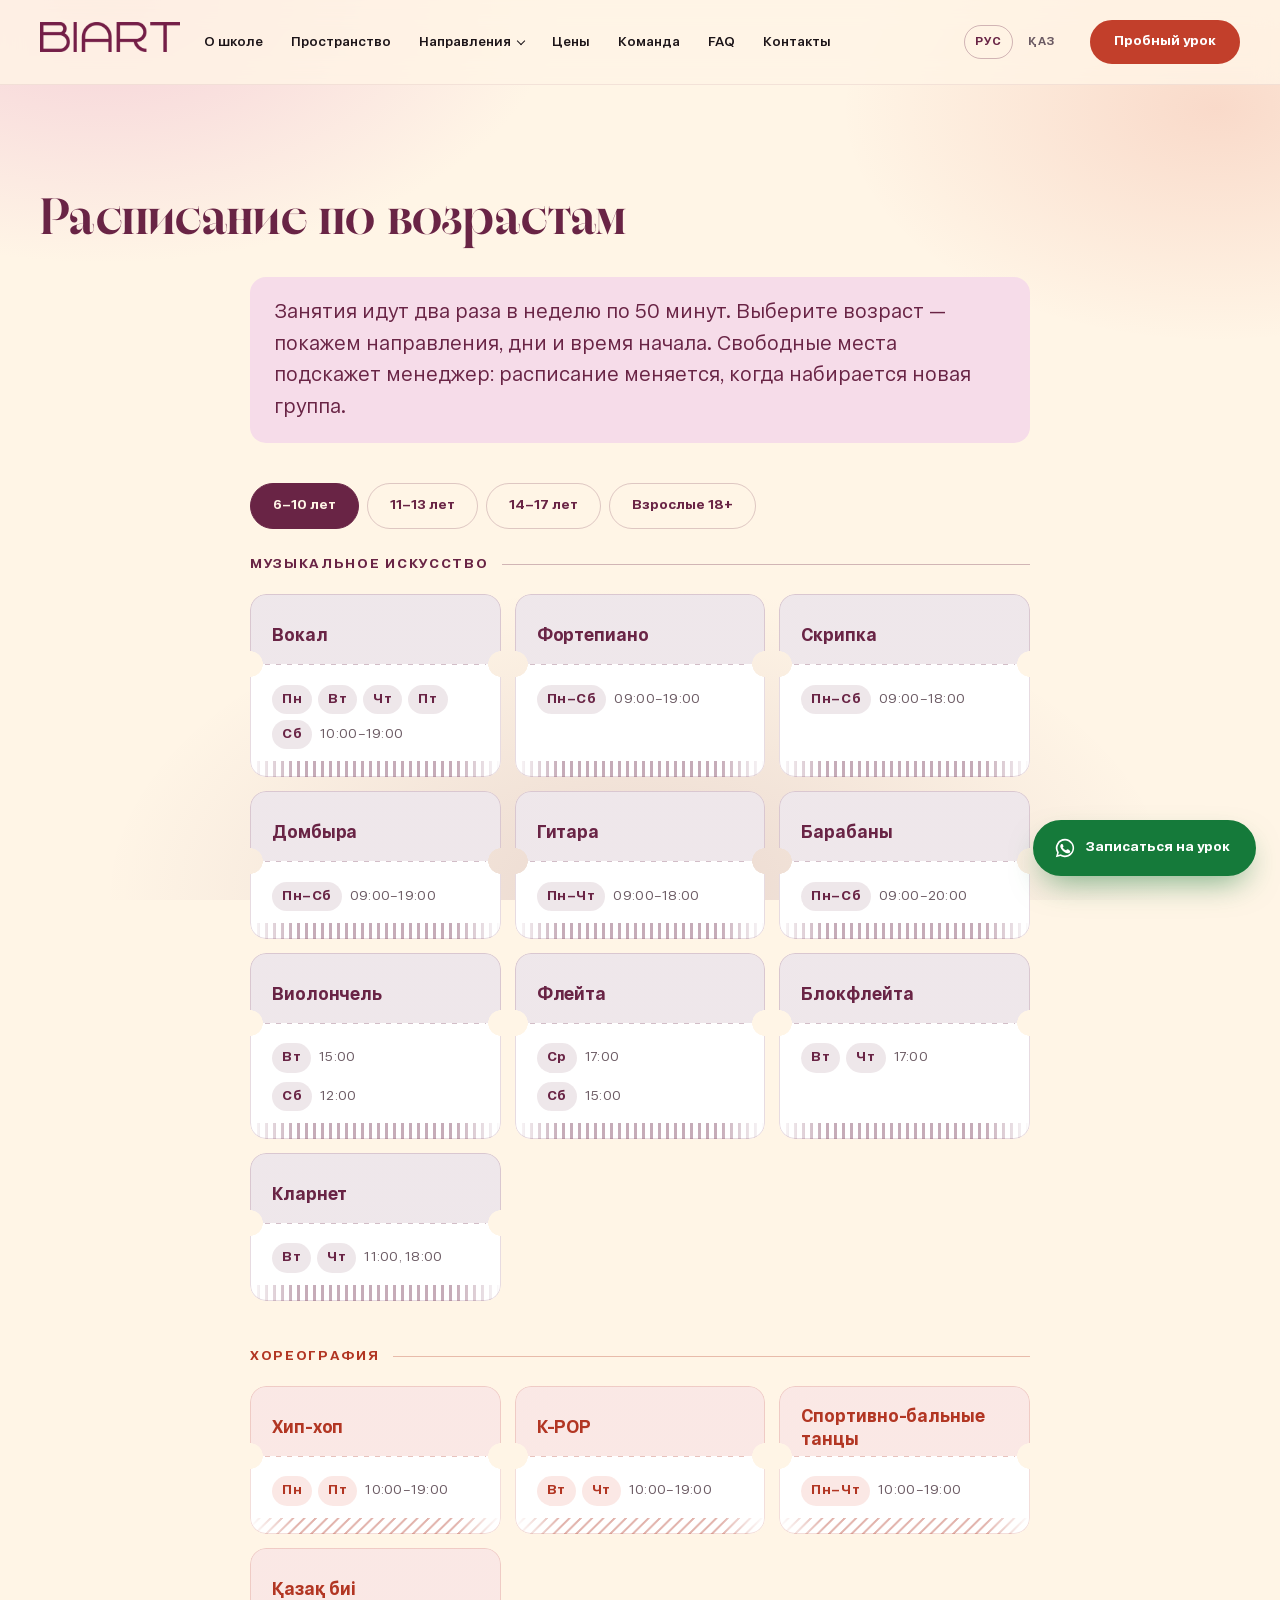
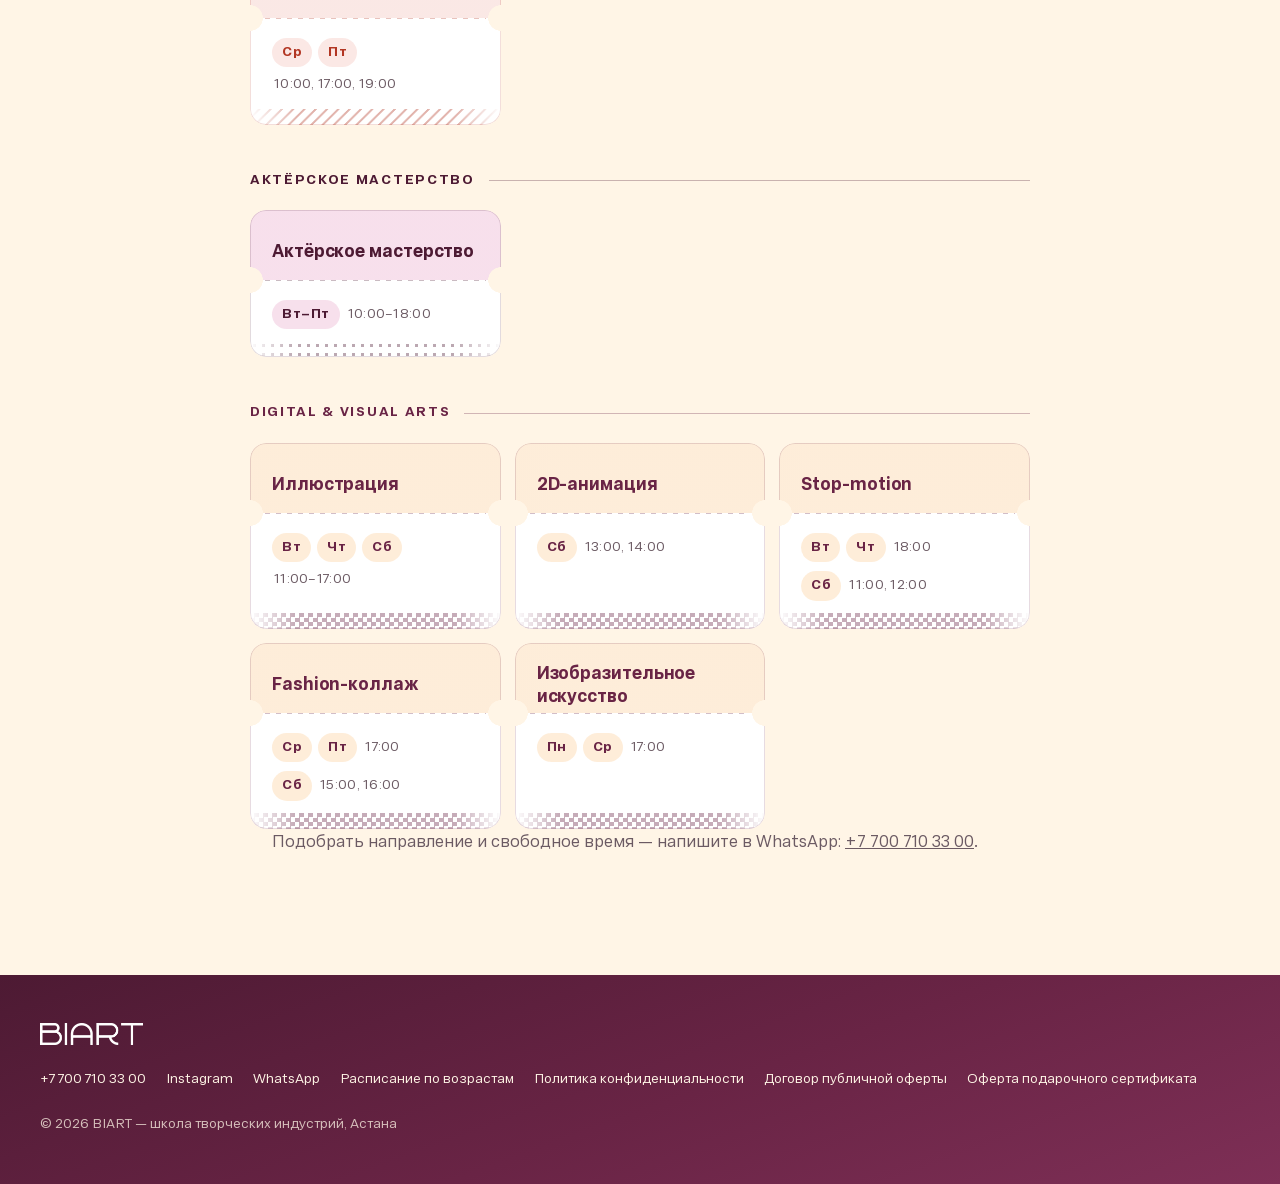
<file: raspisanie/index.html>
<!DOCTYPE html>
<html lang="ru-RU">
<head>
	<meta charset="UTF-8" />
	<meta name="viewport" content="width=device-width, initial-scale=1" />
<meta name='robots' content='max-image-preview:large' />


<title>Расписание по возрастам &#8212; BIART</title>


<meta name="description" content="Дни и время занятий для детей 6–10, 11–13 и 14–17 лет и для взрослых: музыка, хореография, актёрское мастерство и digital art в школе BIART, Астана.">
<meta name="theme-color" content="#692445">
<link rel="alternate" hreflang="ru" href="../raspisanie/">
<link rel="alternate" hreflang="kk" href="../raspisanie-kz/">
<link rel="alternate" hreflang="x-default" href="../raspisanie/">
<meta property="og:type" content="website">
<meta property="og:site_name" content="BIART">
<meta property="og:locale" content="ru_RU">
<meta property="og:title" content="Расписание по возрастам — BIART">
<meta property="og:description" content="Дни и время занятий для детей 6–10, 11–13 и 14–17 лет и для взрослых: музыка, хореография, актёрское мастерство и digital art в школе BIART, Астана.">
<meta property="og:url" content="../raspisanie/">
<meta property="og:image" content="../assets/img/og.jpg">
<meta property="og:image:width" content="1200">
<meta property="og:image:height" content="630">
<meta property="og:image:alt" content="Школа BIART в Астане">
<meta name="twitter:card" content="summary_large_image">
<link rel="icon" href="../assets/img/favicon.ico" sizes="any">
<link rel="icon" type="image/png" sizes="32x32" href="../assets/img/favicon-32.png">
<link rel="apple-touch-icon" sizes="180x180" href="../assets/img/apple-touch-icon.png">
<link rel="manifest" href="../assets/site.webmanifest">
<style id="wp-img-auto-sizes-contain-inline-css">
img:is([sizes=auto i],[sizes^="auto," i]){contain-intrinsic-size:3000px 1500px}
/*# sourceURL=wp-img-auto-sizes-contain-inline-css */
</style>
<style id="wp-block-paragraph-inline-css">
/**
 * SCSS Variables.
 *
 * Please use variables from this sheet to ensure consistency across the UI.
 * Don't add to this sheet unless you're pretty sure the value will be reused in many places.
 * For example, don't add rules to this sheet that affect block visuals. It's purely for UI.
 */
/**
 * Colors
 */
/**
 * Fonts & basic variables.
 */
/**
 * Typography
 */
/**
 * Grid System.
 * https://make.wordpress.org/design/2019/10/31/proposal-a-consistent-spacing-system-for-wordpress/
 */
/**
 * Radius scale.
 */
/**
 * Elevation scale.
 */
/**
 * Dimensions.
 */
/**
 * Mobile specific styles
 */
/**
 * Editor styles.
 */
/**
 * Block & Editor UI.
 */
/**
 * Block paddings.
 */
/**
 * React Native specific.
 * These variables do not appear to be used anywhere else.
 */
.is-small-text {
  font-size: 0.875em;
}

.is-regular-text {
  font-size: 1em;
}

.is-large-text {
  font-size: 2.25em;
}

.is-larger-text {
  font-size: 3em;
}

.has-drop-cap:not(:focus)::first-letter {
  float: left;
  font-size: 8.4em;
  line-height: 0.68;
  font-weight: 100;
  margin: 0.05em 0.1em 0 0;
  text-transform: uppercase;
  font-style: normal;
}

body.rtl .has-drop-cap:not(:focus)::first-letter {
  float: initial;
  margin-left: 0.1em;
}

p.has-drop-cap.has-background {
  overflow: hidden;
}

:root :where(p.has-background) {
  padding: 1.25em 2.375em;
}

:where(p.has-text-color:not(.has-link-color)) a {
  color: inherit;
}

p.has-text-align-right[style*="writing-mode:vertical-rl"],
p.has-text-align-left[style*="writing-mode:vertical-lr"] {
  rotate: 180deg;
}
/*# sourceURL=../wp-includes/blocks/paragraph/style.css */
</style>
<style id="wp-block-image-inline-css">
/**
 * Typography
 */
/**
 * SCSS Variables.
 *
 * Please use variables from this sheet to ensure consistency across the UI.
 * Don't add to this sheet unless you're pretty sure the value will be reused in many places.
 * For example, don't add rules to this sheet that affect block visuals. It's purely for UI.
 */
/**
 * Colors
 */
/**
 * Fonts & basic variables.
 */
/**
 * Typography
 */
/**
 * Grid System.
 * https://make.wordpress.org/design/2019/10/31/proposal-a-consistent-spacing-system-for-wordpress/
 */
/**
 * Radius scale.
 */
/**
 * Elevation scale.
 */
/**
 * Dimensions.
 */
/**
 * Mobile specific styles
 */
/**
 * Editor styles.
 */
/**
 * Block & Editor UI.
 */
/**
 * Block paddings.
 */
/**
 * React Native specific.
 * These variables do not appear to be used anywhere else.
 */
/**
 * Breakpoints & Media Queries
 */
/**
*  Converts a hex value into the rgb equivalent.
*
* @param {string} hex - the hexadecimal value to convert
* @return {string} comma separated rgb values
*/
/**
 * Long content fade mixin
 *
 * Creates a fading overlay to signify that the content is longer
 * than the space allows.
 */
/**
 * Breakpoint mixins
 */
/**
 * Focus styles.
 */
/**
 * Standard focus rings for the WordPress Design System.
 *
 * Apply `outset-ring__focus` inside the relevant pseudo-class at the call site,
 * e.g. `&:focus { @include outset-ring__focus(); }`.
 */
/**
 * Applies editor left position to the selector passed as argument
 */
/**
 * Styles that are reused verbatim in a few places
 */
/**
 * Allows users to opt-out of animations via OS-level preferences.
 */
/**
 * Reset default styles for JavaScript UI based pages.
 * This is a WP-admin agnostic reset
 */
/**
 * Reset the WP Admin page styles for Gutenberg-like pages.
 */
/**
 * Creates a checkerboard pattern background to indicate transparency.
 * @param {String} $size - The size of the squares in the checkerboard pattern. Default is 12px.
 */
.wp-block-image > a,
.wp-block-image > figure > a {
  display: inline-block;
}
.wp-block-image img {
  height: auto;
  max-width: 100%;
  vertical-align: bottom;
  box-sizing: border-box;
}
@media not (prefers-reduced-motion) {
  .wp-block-image img.hide {
    visibility: hidden;
  }
  .wp-block-image img.show {
    animation: show-content-image 0.4s;
  }
}
.wp-block-image[style*=border-radius] > a,
.wp-block-image[style*=border-radius] img {
  border-radius: inherit;
}
.wp-block-image.has-custom-border img {
  box-sizing: border-box;
}
.wp-block-image.aligncenter {
  text-align: center;
}
.wp-block-image.alignfull > a, .wp-block-image.alignwide > a {
  width: 100%;
}
.wp-block-image.alignfull img, .wp-block-image.alignwide img {
  height: auto;
  width: 100%;
}
.wp-block-image.alignleft, .wp-block-image.alignright, .wp-block-image.aligncenter,
.wp-block-image .alignleft,
.wp-block-image .alignright,
.wp-block-image .aligncenter {
  display: table;
}
.wp-block-image.alignleft > figcaption, .wp-block-image.alignright > figcaption, .wp-block-image.aligncenter > figcaption,
.wp-block-image .alignleft > figcaption,
.wp-block-image .alignright > figcaption,
.wp-block-image .aligncenter > figcaption {
  display: table-caption;
  caption-side: bottom;
}
.wp-block-image .alignleft {
  /*rtl:ignore*/
  float: left;
  /*rtl:ignore*/
  margin-left: 0;
  /*rtl:ignore*/
  margin-right: 1em;
  margin-top: 0.5em;
  margin-bottom: 0.5em;
}
.wp-block-image .alignright {
  /*rtl:ignore*/
  float: right;
  /*rtl:ignore*/
  margin-right: 0;
  /*rtl:ignore*/
  margin-left: 1em;
  margin-top: 0.5em;
  margin-bottom: 0.5em;
}
.wp-block-image .aligncenter {
  margin-left: auto;
  margin-right: auto;
}
.wp-block-image :where(figcaption) {
  margin-top: 0.5em;
  margin-bottom: 1em;
}
.wp-block-image.is-style-circle-mask img {
  border-radius: 9999px;
}
@supports ((-webkit-mask-image: none) or (mask-image: none)) or (-webkit-mask-image: none) {
  .wp-block-image.is-style-circle-mask img {
    -webkit-mask-image: url('data:image/svg+xml;utf8,<svg viewBox="0 0 100 100" xmlns="http://www.w3.org/2000/svg"><circle cx="50" cy="50" r="50"/></svg>');
            mask-image: url('data:image/svg+xml;utf8,<svg viewBox="0 0 100 100" xmlns="http://www.w3.org/2000/svg"><circle cx="50" cy="50" r="50"/></svg>');
    mask-mode: alpha;
    -webkit-mask-repeat: no-repeat;
            mask-repeat: no-repeat;
    -webkit-mask-size: contain;
            mask-size: contain;
    -webkit-mask-position: center;
            mask-position: center;
    border-radius: 0;
  }
}

:root :where(.wp-block-image.is-style-rounded img, .wp-block-image .is-style-rounded img) {
  border-radius: 9999px;
}

.wp-block-image figure {
  margin: 0;
}

.wp-lightbox-container {
  position: relative;
  display: flex;
  flex-direction: column;
}
.wp-lightbox-container img {
  cursor: zoom-in;
}
.wp-lightbox-container img:hover + button {
  opacity: 1;
}
.wp-lightbox-container button {
  opacity: 0;
  border: none;
  background-color: rgba(90, 90, 90, 0.25);
  backdrop-filter: blur(16px) saturate(180%);
  cursor: zoom-in;
  display: flex;
  justify-content: center;
  align-items: center;
  width: 20px;
  height: 20px;
  position: absolute;
  z-index: 100;
  top: 16px;
  right: 16px;
  text-align: center;
  padding: 0;
  border-radius: 4px;
}
@media not (prefers-reduced-motion) {
  .wp-lightbox-container button {
    transition: opacity 0.2s ease;
  }
}
.wp-lightbox-container button:focus-visible {
  outline: 3px auto rgba(90, 90, 90, 0.25);
  outline: 3px auto -webkit-focus-ring-color;
  outline-offset: 3px;
}
.wp-lightbox-container button:hover {
  cursor: pointer;
  opacity: 1;
}
.wp-lightbox-container button:focus {
  opacity: 1;
}
.wp-lightbox-container button:hover, .wp-lightbox-container button:focus, .wp-lightbox-container button:not(:hover):not(:active):not(.has-background) {
  background-color: rgba(90, 90, 90, 0.25);
  border: none;
}

.wp-lightbox-overlay {
  position: fixed;
  top: 0;
  left: 0;
  z-index: 100000;
  overflow: hidden;
  width: 100%;
  height: 100vh;
  box-sizing: border-box;
  visibility: hidden;
  cursor: zoom-out;
}
.wp-lightbox-overlay .wp-lightbox-close-button {
  font-family: inherit;
  position: absolute;
  top: calc(env(safe-area-inset-top) + 16px);
  right: calc(env(safe-area-inset-right) + 16px);
  padding: 0 4px;
  cursor: pointer;
  z-index: 5000000;
  min-width: 40px;
  min-height: 40px;
  display: flex;
  gap: 8px;
  align-items: center;
  justify-content: center;
  line-height: 1;
}
.wp-lightbox-overlay .wp-lightbox-close-button:hover, .wp-lightbox-overlay .wp-lightbox-close-button:focus, .wp-lightbox-overlay .wp-lightbox-close-button:not(:hover):not(:active):not(.has-background) {
  background: none;
  border: none;
}
.wp-lightbox-overlay .wp-lightbox-close-button:has(.wp-lightbox-close-text:not([hidden])) .wp-lightbox-close-icon svg {
  height: 1em;
  width: 1em;
}
.wp-lightbox-overlay .wp-lightbox-close-icon svg {
  display: block;
}
.wp-lightbox-overlay .wp-lightbox-navigation-button-prev,
.wp-lightbox-overlay .wp-lightbox-navigation-button-next {
  position: absolute;
  padding: 0 8px;
  z-index: 2000002;
  font-family: inherit;
  min-width: 40px;
  min-height: 40px;
  gap: 4px;
  display: flex;
  cursor: pointer;
  align-items: center;
  justify-content: center;
  bottom: 16px;
  line-height: 1;
}
.wp-lightbox-overlay .wp-lightbox-navigation-button-prev[hidden],
.wp-lightbox-overlay .wp-lightbox-navigation-button-next[hidden] {
  display: none;
}
@media (min-width: 960px) {
  .wp-lightbox-overlay .wp-lightbox-navigation-button-prev,
  .wp-lightbox-overlay .wp-lightbox-navigation-button-next {
    bottom: 50%;
    transform: translateY(-50%);
  }
}
.wp-lightbox-overlay .wp-lightbox-navigation-button-prev:hover, .wp-lightbox-overlay .wp-lightbox-navigation-button-prev:focus, .wp-lightbox-overlay .wp-lightbox-navigation-button-prev:not(:hover):not(:active):not(.has-background),
.wp-lightbox-overlay .wp-lightbox-navigation-button-next:hover,
.wp-lightbox-overlay .wp-lightbox-navigation-button-next:focus,
.wp-lightbox-overlay .wp-lightbox-navigation-button-next:not(:hover):not(:active):not(.has-background) {
  background: none;
  border: none;
  padding: 0 8px;
}
.wp-lightbox-overlay .wp-lightbox-navigation-button-prev:has(.wp-lightbox-navigation-text:not([hidden])) .wp-lightbox-navigation-icon svg,
.wp-lightbox-overlay .wp-lightbox-navigation-button-next:has(.wp-lightbox-navigation-text:not([hidden])) .wp-lightbox-navigation-icon svg {
  width: 1.5em;
  height: 1.5em;
  display: block;
}
.wp-lightbox-overlay .wp-lightbox-navigation-button-prev {
  left: calc(env(safe-area-inset-left) + 16px);
}
.wp-lightbox-overlay .wp-lightbox-navigation-button-next {
  right: calc(env(safe-area-inset-right) + 16px);
}
.wp-lightbox-overlay .wp-lightbox-navigation-icon svg {
  vertical-align: middle;
}
.wp-lightbox-overlay .lightbox-image-container {
  position: absolute;
  overflow: hidden;
  top: 50%;
  left: 50%;
  transform-origin: top left;
  transform: translate(-50%, -50%);
  width: var(--wp--lightbox-container-width);
  height: var(--wp--lightbox-container-height);
  z-index: 2000001;
}
.wp-lightbox-overlay .wp-block-image {
  position: relative;
  transform-origin: 0 0;
  display: flex;
  width: 100%;
  height: 100%;
  justify-content: center;
  align-items: center;
  box-sizing: border-box;
  z-index: 3000000;
  margin: 0;
}
.wp-lightbox-overlay .wp-block-image img {
  min-width: var(--wp--lightbox-image-width);
  min-height: var(--wp--lightbox-image-height);
  width: var(--wp--lightbox-image-width);
  height: var(--wp--lightbox-image-height);
}
.wp-lightbox-overlay .wp-block-image figcaption {
  display: none;
}
.wp-lightbox-overlay button {
  border: none;
  background: none;
}
.wp-lightbox-overlay .scrim {
  width: 100%;
  height: 100%;
  position: absolute;
  z-index: 2000000;
  background-color: rgb(255, 255, 255);
  opacity: 0.9;
}
.wp-lightbox-overlay.active {
  visibility: visible;
}
@media not (prefers-reduced-motion) {
  .wp-lightbox-overlay.active {
    animation: both turn-on-visibility 0.25s;
  }
}
@media not (prefers-reduced-motion) {
  .wp-lightbox-overlay.active img {
    animation: both turn-on-visibility 0.35s;
  }
}
@media not (prefers-reduced-motion) {
  .wp-lightbox-overlay.show-closing-animation:not(.active) {
    animation: both turn-off-visibility 0.35s;
  }
}
@media not (prefers-reduced-motion) {
  .wp-lightbox-overlay.show-closing-animation:not(.active) img {
    animation: both turn-off-visibility 0.25s;
  }
}
@media not (prefers-reduced-motion) {
  .wp-lightbox-overlay.zoom.active {
    opacity: 1;
    visibility: visible;
    animation: none;
  }
  .wp-lightbox-overlay.zoom.active .lightbox-image-container {
    animation: lightbox-zoom-in 0.4s;
  }
  .wp-lightbox-overlay.zoom.active .lightbox-image-container img {
    animation: none;
  }
  .wp-lightbox-overlay.zoom.active .scrim {
    animation: turn-on-visibility 0.4s forwards;
  }
  .wp-lightbox-overlay.zoom.show-closing-animation:not(.active) {
    animation: none;
  }
  .wp-lightbox-overlay.zoom.show-closing-animation:not(.active) .lightbox-image-container {
    animation: lightbox-zoom-out 0.4s;
  }
  .wp-lightbox-overlay.zoom.show-closing-animation:not(.active) .lightbox-image-container img {
    animation: none;
  }
  .wp-lightbox-overlay.zoom.show-closing-animation:not(.active) .scrim {
    animation: turn-off-visibility 0.4s forwards;
  }
}

@keyframes show-content-image {
  0% {
    visibility: hidden;
  }
  99% {
    visibility: hidden;
  }
  100% {
    visibility: visible;
  }
}
@keyframes turn-on-visibility {
  0% {
    opacity: 0;
  }
  100% {
    opacity: 1;
  }
}
@keyframes turn-off-visibility {
  0% {
    opacity: 1;
    visibility: visible;
  }
  99% {
    opacity: 0;
    visibility: visible;
  }
  100% {
    opacity: 0;
    visibility: hidden;
  }
}
@keyframes lightbox-zoom-in {
  0% {
    transform: translate(calc((-100vw + var(--wp--lightbox-scrollbar-width)) / 2 + var(--wp--lightbox-initial-left-position)), calc(-50vh + var(--wp--lightbox-initial-top-position))) scale(var(--wp--lightbox-scale));
  }
  100% {
    transform: translate(-50%, -50%) scale(1, 1);
  }
}
@keyframes lightbox-zoom-out {
  0% {
    visibility: visible;
    transform: translate(-50%, -50%) scale(1, 1);
  }
  99% {
    visibility: visible;
  }
  100% {
    visibility: hidden;
    transform: translate(calc((-100vw + var(--wp--lightbox-scrollbar-width)) / 2 + var(--wp--lightbox-initial-left-position)), calc(-50vh + var(--wp--lightbox-initial-top-position))) scale(var(--wp--lightbox-scale));
  }
}
/*# sourceURL=../wp-includes/blocks/image/style.css */
</style>
<style id="wp-block-image-theme-inline-css">
/**
 * Typography
 */
/**
 * SCSS Variables.
 *
 * Please use variables from this sheet to ensure consistency across the UI.
 * Don't add to this sheet unless you're pretty sure the value will be reused in many places.
 * For example, don't add rules to this sheet that affect block visuals. It's purely for UI.
 */
/**
 * Colors
 */
/**
 * Fonts & basic variables.
 */
/**
 * Typography
 */
/**
 * Grid System.
 * https://make.wordpress.org/design/2019/10/31/proposal-a-consistent-spacing-system-for-wordpress/
 */
/**
 * Radius scale.
 */
/**
 * Elevation scale.
 */
/**
 * Dimensions.
 */
/**
 * Mobile specific styles
 */
/**
 * Editor styles.
 */
/**
 * Block & Editor UI.
 */
/**
 * Block paddings.
 */
/**
 * React Native specific.
 * These variables do not appear to be used anywhere else.
 */
/**
 * Breakpoints & Media Queries
 */
/**
*  Converts a hex value into the rgb equivalent.
*
* @param {string} hex - the hexadecimal value to convert
* @return {string} comma separated rgb values
*/
/**
 * Long content fade mixin
 *
 * Creates a fading overlay to signify that the content is longer
 * than the space allows.
 */
/**
 * Breakpoint mixins
 */
/**
 * Focus styles.
 */
/**
 * Standard focus rings for the WordPress Design System.
 *
 * Apply `outset-ring__focus` inside the relevant pseudo-class at the call site,
 * e.g. `&:focus { @include outset-ring__focus(); }`.
 */
/**
 * Applies editor left position to the selector passed as argument
 */
/**
 * Styles that are reused verbatim in a few places
 */
/**
 * Allows users to opt-out of animations via OS-level preferences.
 */
/**
 * Reset default styles for JavaScript UI based pages.
 * This is a WP-admin agnostic reset
 */
/**
 * Reset the WP Admin page styles for Gutenberg-like pages.
 */
/**
 * Creates a checkerboard pattern background to indicate transparency.
 * @param {String} $size - The size of the squares in the checkerboard pattern. Default is 12px.
 */
:root :where(.wp-block-image figcaption) {
  color: #555;
  font-size: 13px;
  text-align: center;
}
.is-dark-theme :root :where(.wp-block-image figcaption) {
  color: rgba(255, 255, 255, 0.65);
}

.wp-block-image {
  margin: 0 0 1em 0;
}
/*# sourceURL=../wp-includes/blocks/image/theme.css */
</style>
<style id="wp-block-group-inline-css">
.wp-block-group {
  box-sizing: border-box;
}

:where(.wp-block-group.wp-block-group-is-layout-constrained) {
  position: relative;
}
/*# sourceURL=../wp-includes/blocks/group/style.css */
</style>
<style id="wp-block-group-theme-inline-css">
/**
 * SCSS Variables.
 *
 * Please use variables from this sheet to ensure consistency across the UI.
 * Don't add to this sheet unless you're pretty sure the value will be reused in many places.
 * For example, don't add rules to this sheet that affect block visuals. It's purely for UI.
 */
/**
 * Colors
 */
/**
 * Fonts & basic variables.
 */
/**
 * Typography
 */
/**
 * Grid System.
 * https://make.wordpress.org/design/2019/10/31/proposal-a-consistent-spacing-system-for-wordpress/
 */
/**
 * Radius scale.
 */
/**
 * Elevation scale.
 */
/**
 * Dimensions.
 */
/**
 * Mobile specific styles
 */
/**
 * Editor styles.
 */
/**
 * Block & Editor UI.
 */
/**
 * Block paddings.
 */
/**
 * React Native specific.
 * These variables do not appear to be used anywhere else.
 */
:where(.wp-block-group.has-background) {
  padding: 1.25em 2.375em;
}
/*# sourceURL=../wp-includes/blocks/group/theme.css */
</style>
<style id="wp-block-button-inline-css">
.wp-block-button__link {
  cursor: pointer;
  display: inline-block;
  text-align: center;
  word-break: break-word;
  box-sizing: border-box;
  height: 100%;
  align-content: center;
}
.wp-block-button__link.aligncenter {
  text-align: center;
}
.wp-block-button__link.alignright {
  /*rtl:ignore*/
  text-align: right;
}

:where(.wp-block-button__link) {
  box-shadow: none;
  text-decoration: none;
  border-radius: 9999px;
  padding: calc(0.667em + 2px) calc(1.333em + 2px);
}

.wp-block-button[style*=text-decoration] .wp-block-button__link {
  text-decoration: inherit;
}

.wp-block-buttons > .wp-block-button.has-custom-width {
  max-width: none;
}
.wp-block-buttons > .wp-block-button.has-custom-width .wp-block-button__link {
  width: 100%;
}
.wp-block-buttons > .wp-block-button.has-custom-font-size .wp-block-button__link {
  font-size: inherit;
}
.wp-block-buttons > .wp-block-button[class*=wp-block-button__width] {
  width: calc(var(--wp--block-button--width) * 1% - var(--wp--style--block-gap, 0.5em) * (1 - var(--wp--block-button--width) / 100));
}
.wp-block-buttons > .wp-block-button.wp-block-button__width-25 {
  width: calc(25% - var(--wp--style--block-gap, 0.5em) * 0.75);
}
.wp-block-buttons > .wp-block-button.wp-block-button__width-50 {
  width: calc(50% - var(--wp--style--block-gap, 0.5em) * 0.5);
}
.wp-block-buttons > .wp-block-button.wp-block-button__width-75 {
  width: calc(75% - var(--wp--style--block-gap, 0.5em) * 0.25);
}
.wp-block-buttons > .wp-block-button.wp-block-button__width-100 {
  width: 100%;
  flex-basis: 100%;
}

.wp-block-buttons.is-vertical > .wp-block-button[class*=wp-block-button__width] {
  width: calc(var(--wp--block-button--width) * 1%);
}
.wp-block-buttons.is-vertical > .wp-block-button.wp-block-button__width-25 {
  width: 25%;
}
.wp-block-buttons.is-vertical > .wp-block-button.wp-block-button__width-50 {
  width: 50%;
}
.wp-block-buttons.is-vertical > .wp-block-button.wp-block-button__width-75 {
  width: 75%;
}

.wp-block-button.is-style-squared,
.wp-block-button__link.wp-block-button.is-style-squared {
  border-radius: 0;
}

.wp-block-button.no-border-radius,
.wp-block-button__link.no-border-radius {
  border-radius: 0 !important;
}

:root :where(.wp-block-button.is-style-outline > .wp-block-button__link),
:root :where(.wp-block-button .wp-block-button__link.is-style-outline) {
  border: 2px solid currentColor;
  padding: 0.667em 1.333em;
}
:root :where(.wp-block-button.is-style-outline > .wp-block-button__link:not(.has-text-color)),
:root :where(.wp-block-button .wp-block-button__link.is-style-outline:not(.has-text-color)) {
  color: currentColor;
}
:root :where(.wp-block-button.is-style-outline > .wp-block-button__link:not(.has-background)),
:root :where(.wp-block-button .wp-block-button__link.is-style-outline:not(.has-background)) {
  background-color: transparent;
  background-image: none;
}
/*# sourceURL=../wp-includes/blocks/button/style.css */
</style>
<style id="wp-block-buttons-inline-css">
.wp-block-buttons {
  box-sizing: border-box;
}
.wp-block-buttons.is-vertical {
  flex-direction: column;
}
.wp-block-buttons.is-vertical > .wp-block-button:last-child {
  margin-bottom: 0;
}
.wp-block-buttons > .wp-block-button {
  display: inline-block;
  margin: 0;
}
.wp-block-buttons.is-content-justification-left {
  justify-content: flex-start;
}
.wp-block-buttons.is-content-justification-left.is-vertical {
  align-items: flex-start;
}
.wp-block-buttons.is-content-justification-center {
  justify-content: center;
}
.wp-block-buttons.is-content-justification-center.is-vertical {
  align-items: center;
}
.wp-block-buttons.is-content-justification-right {
  justify-content: flex-end;
}
.wp-block-buttons.is-content-justification-right.is-vertical {
  align-items: flex-end;
}
.wp-block-buttons.is-content-justification-space-between {
  justify-content: space-between;
}
.wp-block-buttons.aligncenter {
  text-align: center;
}
.wp-block-buttons {
  /* stylelint-disable @stylistic/indentation -- Disable the stylelint rule, otherwise this selector is ugly! */
}
.wp-block-buttons:not(.is-content-justification-space-between,
.is-content-justification-right,
.is-content-justification-left,
.is-content-justification-center) .wp-block-button.aligncenter {
  /* stylelint-enable @stylistic/indentation */
  margin-left: auto;
  margin-right: auto;
  width: 100%;
}
.wp-block-buttons[style*=text-decoration] .wp-block-button,
.wp-block-buttons[style*=text-decoration] .wp-block-button__link {
  text-decoration: inherit;
}
.wp-block-buttons.has-custom-font-size .wp-block-button__link {
  font-size: inherit;
}
.wp-block-buttons .wp-block-button__link {
  width: 100%;
}

.wp-block-button.aligncenter {
  text-align: center;
}
/*# sourceURL=../wp-includes/blocks/buttons/style.css */
</style>
<style id="wp-block-template-part-theme-inline-css">
/**
 * SCSS Variables.
 *
 * Please use variables from this sheet to ensure consistency across the UI.
 * Don't add to this sheet unless you're pretty sure the value will be reused in many places.
 * For example, don't add rules to this sheet that affect block visuals. It's purely for UI.
 */
/**
 * Colors
 */
/**
 * Fonts & basic variables.
 */
/**
 * Typography
 */
/**
 * Grid System.
 * https://make.wordpress.org/design/2019/10/31/proposal-a-consistent-spacing-system-for-wordpress/
 */
/**
 * Radius scale.
 */
/**
 * Elevation scale.
 */
/**
 * Dimensions.
 */
/**
 * Mobile specific styles
 */
/**
 * Editor styles.
 */
/**
 * Block & Editor UI.
 */
/**
 * Block paddings.
 */
/**
 * React Native specific.
 * These variables do not appear to be used anywhere else.
 */
:root :where(.wp-block-template-part.has-background) {
  padding: 1.25em 2.375em;
  margin-top: 0;
  margin-bottom: 0;
}
/*# sourceURL=../wp-includes/blocks/template-part/theme.css */
</style>
<style id="wp-block-post-title-inline-css">
.wp-block-post-title {
  word-break: break-word;
  box-sizing: border-box;
}
.wp-block-post-title :where(a) {
  display: inline-block;
  font-family: inherit;
  font-size: inherit;
  font-style: inherit;
  font-weight: inherit;
  letter-spacing: inherit;
  line-height: inherit;
  text-decoration: inherit;
}
/*# sourceURL=../wp-includes/blocks/post-title/style.css */
</style>
<style id="wp-block-heading-inline-css">
/**
 * SCSS Variables.
 *
 * Please use variables from this sheet to ensure consistency across the UI.
 * Don't add to this sheet unless you're pretty sure the value will be reused in many places.
 * For example, don't add rules to this sheet that affect block visuals. It's purely for UI.
 */
/**
 * Colors
 */
/**
 * Fonts & basic variables.
 */
/**
 * Typography
 */
/**
 * Grid System.
 * https://make.wordpress.org/design/2019/10/31/proposal-a-consistent-spacing-system-for-wordpress/
 */
/**
 * Radius scale.
 */
/**
 * Elevation scale.
 */
/**
 * Dimensions.
 */
/**
 * Mobile specific styles
 */
/**
 * Editor styles.
 */
/**
 * Block & Editor UI.
 */
/**
 * Block paddings.
 */
/**
 * React Native specific.
 * These variables do not appear to be used anywhere else.
 */
h1:where(.wp-block-heading).has-background,
h2:where(.wp-block-heading).has-background,
h3:where(.wp-block-heading).has-background,
h4:where(.wp-block-heading).has-background,
h5:where(.wp-block-heading).has-background,
h6:where(.wp-block-heading).has-background {
  padding: 1.25em 2.375em;
}
h1.has-text-align-right[style*=writing-mode]:where([style*=vertical-rl]), h1.has-text-align-left[style*=writing-mode]:where([style*=vertical-lr]),
h2.has-text-align-right[style*=writing-mode]:where([style*=vertical-rl]),
h2.has-text-align-left[style*=writing-mode]:where([style*=vertical-lr]),
h3.has-text-align-right[style*=writing-mode]:where([style*=vertical-rl]),
h3.has-text-align-left[style*=writing-mode]:where([style*=vertical-lr]),
h4.has-text-align-right[style*=writing-mode]:where([style*=vertical-rl]),
h4.has-text-align-left[style*=writing-mode]:where([style*=vertical-lr]),
h5.has-text-align-right[style*=writing-mode]:where([style*=vertical-rl]),
h5.has-text-align-left[style*=writing-mode]:where([style*=vertical-lr]),
h6.has-text-align-right[style*=writing-mode]:where([style*=vertical-rl]),
h6.has-text-align-left[style*=writing-mode]:where([style*=vertical-lr]) {
  rotate: 180deg;
}
/*# sourceURL=../wp-includes/blocks/heading/style.css */
</style>
<style id="wp-block-post-content-inline-css">
.wp-block-post-content {
  display: flow-root;
}
/*# sourceURL=../wp-includes/blocks/post-content/style.css */
</style>
<style id="wp-block-library-inline-css">
/**
 * Colors
 */
/**
 * Typography
 */
/**
 * SCSS Variables.
 *
 * Please use variables from this sheet to ensure consistency across the UI.
 * Don't add to this sheet unless you're pretty sure the value will be reused in many places.
 * For example, don't add rules to this sheet that affect block visuals. It's purely for UI.
 */
/**
 * Fonts & basic variables.
 */
/**
 * Typography
 */
/**
 * Grid System.
 * https://make.wordpress.org/design/2019/10/31/proposal-a-consistent-spacing-system-for-wordpress/
 */
/**
 * Radius scale.
 */
/**
 * Elevation scale.
 */
/**
 * Dimensions.
 */
/**
 * Mobile specific styles
 */
/**
 * Editor styles.
 */
/**
 * Block & Editor UI.
 */
/**
 * Block paddings.
 */
/**
 * React Native specific.
 * These variables do not appear to be used anywhere else.
 */
/**
 * Breakpoints & Media Queries
 */
/**
*  Converts a hex value into the rgb equivalent.
*
* @param {string} hex - the hexadecimal value to convert
* @return {string} comma separated rgb values
*/
/**
 * Long content fade mixin
 *
 * Creates a fading overlay to signify that the content is longer
 * than the space allows.
 */
/**
 * Breakpoint mixins
 */
/**
 * Focus styles.
 */
/**
 * Standard focus rings for the WordPress Design System.
 *
 * Apply `outset-ring__focus` inside the relevant pseudo-class at the call site,
 * e.g. `&:focus { @include outset-ring__focus(); }`.
 */
/**
 * Applies editor left position to the selector passed as argument
 */
/**
 * Styles that are reused verbatim in a few places
 */
/**
 * Allows users to opt-out of animations via OS-level preferences.
 */
/**
 * Reset default styles for JavaScript UI based pages.
 * This is a WP-admin agnostic reset
 */
/**
 * Reset the WP Admin page styles for Gutenberg-like pages.
 */
/**
 * Creates a checkerboard pattern background to indicate transparency.
 * @param {String} $size - The size of the squares in the checkerboard pattern. Default is 12px.
 */
:root {
  --wp-block-synced-color: #7a00df;
  --wp-block-synced-color--rgb: 122, 0, 223;
  --wp-bound-block-color: var(--wp-block-synced-color);
  --wp-editor-canvas-background: #ddd;
  --wp-admin-theme-color: #007cba;
  --wp-admin-theme-color--rgb: 0, 124, 186;
  --wp-admin-theme-color-darker-10: rgb(0, 107, 160.5);
  --wp-admin-theme-color-darker-10--rgb: 0, 107, 160.5;
  --wp-admin-theme-color-darker-20: #005a87;
  --wp-admin-theme-color-darker-20--rgb: 0, 90, 135;
  --wp-admin-border-width-focus: 2px;
}
@media (min-resolution: 192dpi) {
  :root {
    --wp-admin-border-width-focus: 1.5px;
  }
}

/**
 * Element styles.
 */
.wp-element-button {
  cursor: pointer;
}

:root .has-very-light-gray-background-color {
  background-color: #eee;
}
:root .has-very-dark-gray-background-color {
  background-color: #313131;
}
:root .has-very-light-gray-color {
  color: #eee;
}
:root .has-very-dark-gray-color {
  color: #313131;
}
:root {
  /* stylelint-disable @stylistic/function-comma-space-after -- We can not use spacing because of WP multi site kses rule. */
}
:root .has-vivid-green-cyan-to-vivid-cyan-blue-gradient-background {
  background: linear-gradient(135deg, rgb(0, 208, 132) 0%, rgb(6, 147, 227) 100%);
}
:root .has-purple-crush-gradient-background {
  background: linear-gradient(135deg, rgb(52, 226, 228) 0%, rgb(71, 33, 251) 50%, rgb(171, 29, 254) 100%);
}
:root .has-hazy-dawn-gradient-background {
  background: linear-gradient(135deg, rgb(250, 172, 168) 0%, rgb(218, 208, 236) 100%);
}
:root .has-subdued-olive-gradient-background {
  background: linear-gradient(135deg, rgb(250, 250, 225) 0%, rgb(103, 166, 113) 100%);
}
:root .has-atomic-cream-gradient-background {
  background: linear-gradient(135deg, rgb(253, 215, 154) 0%, rgb(0, 74, 89) 100%);
}
:root .has-nightshade-gradient-background {
  background: linear-gradient(135deg, rgb(51, 9, 104) 0%, rgb(49, 205, 207) 100%);
}
:root .has-midnight-gradient-background {
  background: linear-gradient(135deg, rgb(2, 3, 129) 0%, rgb(40, 116, 252) 100%);
}
:root {
  /* stylelint-enable @stylistic/function-comma-space-after */
  --wp--preset--font-size--normal: 16px;
  --wp--preset--font-size--huge: 42px;
}

.has-regular-font-size {
  font-size: 1em;
}

.has-larger-font-size {
  font-size: 2.625em;
}

.has-normal-font-size {
  font-size: var(--wp--preset--font-size--normal);
}

.has-huge-font-size {
  font-size: var(--wp--preset--font-size--huge);
}

:root .has-text-align-center {
  text-align: center;
}

:root .has-text-align-left {
  /*rtl:ignore*/
  text-align: left;
}

:root .has-text-align-right {
  /*rtl:ignore*/
  text-align: right;
}

.has-fit-text {
  white-space: nowrap !important;
}

#end-resizable-editor-section {
  display: none;
}

.aligncenter {
  clear: both;
}

.items-justified-left {
  justify-content: flex-start;
}

.items-justified-center {
  justify-content: center;
}

.items-justified-right {
  justify-content: flex-end;
}

.items-justified-space-between {
  justify-content: space-between;
}

.screen-reader-text {
  border: 0;
  clip-path: inset(50%);
  height: 1px;
  margin: -1px;
  overflow: hidden;
  padding: 0;
  position: absolute;
  width: 1px;
  word-wrap: normal !important;
  word-break: normal !important;
}

.screen-reader-text:focus {
  background-color: #ddd;
  clip-path: none;
  color: #444;
  display: block;
  font-size: 1em;
  height: auto;
  left: 5px;
  line-height: normal;
  padding: 15px 23px 14px;
  text-decoration: none;
  top: 5px;
  width: auto;
  z-index: 100000;
}

/**
 * The following provide a simple means of applying a default border style when
 * a user first makes a selection in the border block support panel.
 * This prevents issues such as where the user could set a border width
 * and see no border due there being no border style set.
 *
 * This is intended to be removed once intelligent defaults can be set while
 * making border selections via the block support.
 *
 * See: https://github.com/WordPress/gutenberg/pull/33743
 */
html :where(.has-border-color) {
  border-style: solid;
}

html :where([style^=border-color],
[style*=";border-color"],
[style*="; border-color"]) {
  border-style: solid;
}

html :where([style^=border-top-color],
[style*=";border-top-color"],
[style*="; border-top-color"]) {
  border-top-style: solid;
}

html :where([style^=border-right-color],
[style*=";border-right-color"],
[style*="; border-right-color"]) {
  /*rtl:ignore*/
  border-right-style: solid;
}

html :where([style^=border-bottom-color],
[style*=";border-bottom-color"],
[style*="; border-bottom-color"]) {
  border-bottom-style: solid;
}

html :where([style^=border-left-color],
[style*=";border-left-color"],
[style*="; border-left-color"]) {
  /*rtl:ignore*/
  border-left-style: solid;
}

html :where([style^=border-width],
[style*=";border-width"],
[style*="; border-width"]) {
  border-style: solid;
}

html :where([style^=border-top-width],
[style*=";border-top-width"],
[style*="; border-top-width"]) {
  border-top-style: solid;
}

html :where([style^=border-right-width],
[style*=";border-right-width"],
[style*="; border-right-width"]) {
  /*rtl:ignore*/
  border-right-style: solid;
}

html :where([style^=border-bottom-width],
[style*=";border-bottom-width"],
[style*="; border-bottom-width"]) {
  border-bottom-style: solid;
}

html :where([style^=border-left-width],
[style*=";border-left-width"],
[style*="; border-left-width"]) {
  /*rtl:ignore*/
  border-left-style: solid;
}

/**
 * Provide baseline responsiveness for images.
 */
html :where(img[class*=wp-image-]) {
  height: auto;
  max-width: 100%;
}

/**
 * Reset user agent styles for figure element margins.
 */
:where(figure) {
  margin: 0 0 1em 0;
}

html :where(.is-position-sticky) {
  --wp-admin--admin-bar--position-offset: var(--wp-admin--admin-bar--height, 0px);
}

@media screen and (max-width: 600px) {
  html :where(.is-position-sticky) {
    --wp-admin--admin-bar--position-offset: 0px;
  }
}
/*# sourceURL=/wp-includes/css/dist/block-library/common.css */
</style>
<style id="global-styles-inline-css">
:root{--wp--preset--aspect-ratio--square: 1;--wp--preset--aspect-ratio--4-3: 4/3;--wp--preset--aspect-ratio--3-4: 3/4;--wp--preset--aspect-ratio--3-2: 3/2;--wp--preset--aspect-ratio--2-3: 2/3;--wp--preset--aspect-ratio--16-9: 16/9;--wp--preset--aspect-ratio--9-16: 9/16;--wp--preset--color--black: #000000;--wp--preset--color--cyan-bluish-gray: #abb8c3;--wp--preset--color--white: #ffffff;--wp--preset--color--pale-pink: #f78da7;--wp--preset--color--vivid-red: #cf2e2e;--wp--preset--color--luminous-vivid-orange: #ff6900;--wp--preset--color--luminous-vivid-amber: #fcb900;--wp--preset--color--light-green-cyan: #7bdcb5;--wp--preset--color--vivid-green-cyan: #00d084;--wp--preset--color--pale-cyan-blue: #8ed1fc;--wp--preset--color--vivid-cyan-blue: #0693e3;--wp--preset--color--vivid-purple: #9b51e0;--wp--preset--color--bordeaux: #692445;--wp--preset--color--vermilion: #db4d37;--wp--preset--color--pink: #e8a3c7;--wp--preset--color--cream: #fff5e6;--wp--preset--color--gray: #f2f2f2;--wp--preset--gradient--vivid-cyan-blue-to-vivid-purple: linear-gradient(135deg,rgb(6,147,227) 0%,rgb(155,81,224) 100%);--wp--preset--gradient--light-green-cyan-to-vivid-green-cyan: linear-gradient(135deg,rgb(122,220,180) 0%,rgb(0,208,130) 100%);--wp--preset--gradient--luminous-vivid-amber-to-luminous-vivid-orange: linear-gradient(135deg,rgb(252,185,0) 0%,rgb(255,105,0) 100%);--wp--preset--gradient--luminous-vivid-orange-to-vivid-red: linear-gradient(135deg,rgb(255,105,0) 0%,rgb(207,46,46) 100%);--wp--preset--gradient--very-light-gray-to-cyan-bluish-gray: linear-gradient(135deg,rgb(238,238,238) 0%,rgb(169,184,195) 100%);--wp--preset--gradient--cool-to-warm-spectrum: linear-gradient(135deg,rgb(74,234,220) 0%,rgb(151,120,209) 20%,rgb(207,42,186) 40%,rgb(238,44,130) 60%,rgb(251,105,98) 80%,rgb(254,248,76) 100%);--wp--preset--gradient--blush-light-purple: linear-gradient(135deg,rgb(255,206,236) 0%,rgb(152,150,240) 100%);--wp--preset--gradient--blush-bordeaux: linear-gradient(135deg,rgb(254,205,165) 0%,rgb(254,45,45) 50%,rgb(107,0,62) 100%);--wp--preset--gradient--luminous-dusk: linear-gradient(135deg,rgb(255,203,112) 0%,rgb(199,81,192) 50%,rgb(65,88,208) 100%);--wp--preset--gradient--pale-ocean: linear-gradient(135deg,rgb(255,245,203) 0%,rgb(182,227,212) 50%,rgb(51,167,181) 100%);--wp--preset--gradient--electric-grass: linear-gradient(135deg,rgb(202,248,128) 0%,rgb(113,206,126) 100%);--wp--preset--gradient--midnight: linear-gradient(135deg,rgb(2,3,129) 0%,rgb(40,116,252) 100%);--wp--preset--font-size--small: var(--fs-small);--wp--preset--font-size--medium: var(--fs-body);--wp--preset--font-size--large: var(--fs-h3);--wp--preset--font-size--x-large: var(--fs-h2);--wp--preset--font-size--huge: var(--fs-h1);--wp--preset--font-family--display: "CoFo Raffine", "Playfair Display", "Times New Roman", serif;--wp--preset--font-family--body: "Adapter", "Manrope", "Segoe UI", Arial, sans-serif;--wp--preset--spacing--20: 0.44rem;--wp--preset--spacing--30: 0.67rem;--wp--preset--spacing--40: 1rem;--wp--preset--spacing--50: 1.5rem;--wp--preset--spacing--60: 2.25rem;--wp--preset--spacing--70: 3.38rem;--wp--preset--spacing--80: 5.06rem;--wp--preset--shadow--natural: 6px 6px 9px rgba(0, 0, 0, 0.2);--wp--preset--shadow--deep: 12px 12px 50px rgba(0, 0, 0, 0.4);--wp--preset--shadow--sharp: 6px 6px 0px rgba(0, 0, 0, 0.2);--wp--preset--shadow--outlined: 6px 6px 0px -3px rgb(255, 255, 255), 6px 6px rgb(0, 0, 0);--wp--preset--shadow--crisp: 6px 6px 0px rgb(0, 0, 0);}.wp-block-button{--wp--preset--dimension--25: 25%;--wp--preset--dimension--50: 50%;--wp--preset--dimension--75: 75%;--wp--preset--dimension--100: 100%;}:root { --wp--style--global--content-size: 1200px;--wp--style--global--wide-size: 1400px; }:where(body) { margin: 0; }.wp-site-blocks > .alignleft { float: left; margin-right: 2em; }.wp-site-blocks > .alignright { float: right; margin-left: 2em; }.wp-site-blocks > .aligncenter { justify-content: center; margin-left: auto; margin-right: auto; }:where(.wp-site-blocks) > * { margin-block-start: 0; margin-block-end: 0; }:where(.wp-site-blocks) > :first-child { margin-block-start: 0; }:where(.wp-site-blocks) > :last-child { margin-block-end: 0; }:root { --wp--style--block-gap: 0; }:root :where(.is-layout-flow) > :first-child{margin-block-start: 0;}:root :where(.is-layout-flow) > :last-child{margin-block-end: 0;}:root :where(.is-layout-flow) > *{margin-block-start: 0;margin-block-end: 0;}:root :where(.is-layout-constrained) > :first-child{margin-block-start: 0;}:root :where(.is-layout-constrained) > :last-child{margin-block-end: 0;}:root :where(.is-layout-constrained) > *{margin-block-start: 0;margin-block-end: 0;}:root :where(.is-layout-flex){gap: 0;}:root :where(.is-layout-grid){gap: 0;}.is-layout-flow > .alignleft{float: left;margin-inline-start: 0;margin-inline-end: 2em;}.is-layout-flow > .alignright{float: right;margin-inline-start: 2em;margin-inline-end: 0;}.is-layout-flow > .aligncenter{margin-left: auto !important;margin-right: auto !important;}.is-layout-constrained > .alignleft{float: left;margin-inline-start: 0;margin-inline-end: 2em;}.is-layout-constrained > .alignright{float: right;margin-inline-start: 2em;margin-inline-end: 0;}.is-layout-constrained > .aligncenter{margin-left: auto !important;margin-right: auto !important;}.is-layout-constrained > :where(:not(.alignleft):not(.alignright):not(.alignfull)){max-width: var(--wp--style--global--content-size);margin-left: auto !important;margin-right: auto !important;}.is-layout-constrained > .alignwide{max-width: var(--wp--style--global--wide-size);}body .is-layout-flex{display: flex;}.is-layout-flex{flex-wrap: wrap;align-items: center;}.is-layout-flex > :is(*, div){margin: 0;}body .is-layout-grid{display: grid;}.is-layout-grid > :is(*, div){margin: 0;}body{background-color: var(--wp--preset--color--cream);color: var(--c-ink);font-family: var(--wp--preset--font-family--body);font-size: var(--wp--preset--font-size--medium);line-height: 1.55;padding-top: 0px;padding-right: 0px;padding-bottom: 0px;padding-left: 0px;}a:where(:not(.wp-element-button)){color: var(--wp--preset--color--bordeaux);}h1{color: var(--wp--preset--color--bordeaux);font-family: var(--wp--preset--font-family--display);font-weight: 700;letter-spacing: .005em;line-height: 1.02;}h2{color: var(--wp--preset--color--bordeaux);font-family: var(--wp--preset--font-family--display);font-weight: 700;letter-spacing: .005em;line-height: 1.02;}h3{color: var(--wp--preset--color--bordeaux);font-family: var(--wp--preset--font-family--body);font-weight: 700;letter-spacing: -0.01em;line-height: 1.2;}h4{color: var(--wp--preset--color--bordeaux);font-family: var(--wp--preset--font-family--body);font-weight: 700;letter-spacing: -0.01em;line-height: 1.2;}h5{color: var(--wp--preset--color--bordeaux);font-family: var(--wp--preset--font-family--body);font-weight: 700;letter-spacing: -0.01em;line-height: 1.2;}h6{color: var(--wp--preset--color--bordeaux);font-family: var(--wp--preset--font-family--body);font-weight: 700;letter-spacing: -0.01em;line-height: 1.2;}:root :where(.wp-element-button, .wp-block-button__link){background-color: var(--wp--preset--color--vermilion);border-radius: var(--radius-pill);border-width: 0;color: var(--wp--preset--color--white);font-family: inherit;font-size: inherit;font-style: inherit;font-weight: inherit;letter-spacing: inherit;line-height: inherit;padding-top: calc(0.667em + 2px);padding-right: calc(1.333em + 2px);padding-bottom: calc(0.667em + 2px);padding-left: calc(1.333em + 2px);text-decoration: none;text-transform: inherit;}.has-black-color{color: var(--wp--preset--color--black) !important;}.has-cyan-bluish-gray-color{color: var(--wp--preset--color--cyan-bluish-gray) !important;}.has-white-color{color: var(--wp--preset--color--white) !important;}.has-pale-pink-color{color: var(--wp--preset--color--pale-pink) !important;}.has-vivid-red-color{color: var(--wp--preset--color--vivid-red) !important;}.has-luminous-vivid-orange-color{color: var(--wp--preset--color--luminous-vivid-orange) !important;}.has-luminous-vivid-amber-color{color: var(--wp--preset--color--luminous-vivid-amber) !important;}.has-light-green-cyan-color{color: var(--wp--preset--color--light-green-cyan) !important;}.has-vivid-green-cyan-color{color: var(--wp--preset--color--vivid-green-cyan) !important;}.has-pale-cyan-blue-color{color: var(--wp--preset--color--pale-cyan-blue) !important;}.has-vivid-cyan-blue-color{color: var(--wp--preset--color--vivid-cyan-blue) !important;}.has-vivid-purple-color{color: var(--wp--preset--color--vivid-purple) !important;}.has-bordeaux-color{color: var(--wp--preset--color--bordeaux) !important;}.has-vermilion-color{color: var(--wp--preset--color--vermilion) !important;}.has-pink-color{color: var(--wp--preset--color--pink) !important;}.has-cream-color{color: var(--wp--preset--color--cream) !important;}.has-gray-color{color: var(--wp--preset--color--gray) !important;}.has-black-background-color{background-color: var(--wp--preset--color--black) !important;}.has-cyan-bluish-gray-background-color{background-color: var(--wp--preset--color--cyan-bluish-gray) !important;}.has-white-background-color{background-color: var(--wp--preset--color--white) !important;}.has-pale-pink-background-color{background-color: var(--wp--preset--color--pale-pink) !important;}.has-vivid-red-background-color{background-color: var(--wp--preset--color--vivid-red) !important;}.has-luminous-vivid-orange-background-color{background-color: var(--wp--preset--color--luminous-vivid-orange) !important;}.has-luminous-vivid-amber-background-color{background-color: var(--wp--preset--color--luminous-vivid-amber) !important;}.has-light-green-cyan-background-color{background-color: var(--wp--preset--color--light-green-cyan) !important;}.has-vivid-green-cyan-background-color{background-color: var(--wp--preset--color--vivid-green-cyan) !important;}.has-pale-cyan-blue-background-color{background-color: var(--wp--preset--color--pale-cyan-blue) !important;}.has-vivid-cyan-blue-background-color{background-color: var(--wp--preset--color--vivid-cyan-blue) !important;}.has-vivid-purple-background-color{background-color: var(--wp--preset--color--vivid-purple) !important;}.has-bordeaux-background-color{background-color: var(--wp--preset--color--bordeaux) !important;}.has-vermilion-background-color{background-color: var(--wp--preset--color--vermilion) !important;}.has-pink-background-color{background-color: var(--wp--preset--color--pink) !important;}.has-cream-background-color{background-color: var(--wp--preset--color--cream) !important;}.has-gray-background-color{background-color: var(--wp--preset--color--gray) !important;}.has-black-border-color{border-color: var(--wp--preset--color--black) !important;}.has-cyan-bluish-gray-border-color{border-color: var(--wp--preset--color--cyan-bluish-gray) !important;}.has-white-border-color{border-color: var(--wp--preset--color--white) !important;}.has-pale-pink-border-color{border-color: var(--wp--preset--color--pale-pink) !important;}.has-vivid-red-border-color{border-color: var(--wp--preset--color--vivid-red) !important;}.has-luminous-vivid-orange-border-color{border-color: var(--wp--preset--color--luminous-vivid-orange) !important;}.has-luminous-vivid-amber-border-color{border-color: var(--wp--preset--color--luminous-vivid-amber) !important;}.has-light-green-cyan-border-color{border-color: var(--wp--preset--color--light-green-cyan) !important;}.has-vivid-green-cyan-border-color{border-color: var(--wp--preset--color--vivid-green-cyan) !important;}.has-pale-cyan-blue-border-color{border-color: var(--wp--preset--color--pale-cyan-blue) !important;}.has-vivid-cyan-blue-border-color{border-color: var(--wp--preset--color--vivid-cyan-blue) !important;}.has-vivid-purple-border-color{border-color: var(--wp--preset--color--vivid-purple) !important;}.has-bordeaux-border-color{border-color: var(--wp--preset--color--bordeaux) !important;}.has-vermilion-border-color{border-color: var(--wp--preset--color--vermilion) !important;}.has-pink-border-color{border-color: var(--wp--preset--color--pink) !important;}.has-cream-border-color{border-color: var(--wp--preset--color--cream) !important;}.has-gray-border-color{border-color: var(--wp--preset--color--gray) !important;}.has-vivid-cyan-blue-to-vivid-purple-gradient-background{background: var(--wp--preset--gradient--vivid-cyan-blue-to-vivid-purple) !important;}.has-light-green-cyan-to-vivid-green-cyan-gradient-background{background: var(--wp--preset--gradient--light-green-cyan-to-vivid-green-cyan) !important;}.has-luminous-vivid-amber-to-luminous-vivid-orange-gradient-background{background: var(--wp--preset--gradient--luminous-vivid-amber-to-luminous-vivid-orange) !important;}.has-luminous-vivid-orange-to-vivid-red-gradient-background{background: var(--wp--preset--gradient--luminous-vivid-orange-to-vivid-red) !important;}.has-very-light-gray-to-cyan-bluish-gray-gradient-background{background: var(--wp--preset--gradient--very-light-gray-to-cyan-bluish-gray) !important;}.has-cool-to-warm-spectrum-gradient-background{background: var(--wp--preset--gradient--cool-to-warm-spectrum) !important;}.has-blush-light-purple-gradient-background{background: var(--wp--preset--gradient--blush-light-purple) !important;}.has-blush-bordeaux-gradient-background{background: var(--wp--preset--gradient--blush-bordeaux) !important;}.has-luminous-dusk-gradient-background{background: var(--wp--preset--gradient--luminous-dusk) !important;}.has-pale-ocean-gradient-background{background: var(--wp--preset--gradient--pale-ocean) !important;}.has-electric-grass-gradient-background{background: var(--wp--preset--gradient--electric-grass) !important;}.has-midnight-gradient-background{background: var(--wp--preset--gradient--midnight) !important;}.has-small-font-size{font-size: var(--wp--preset--font-size--small) !important;}.has-medium-font-size{font-size: var(--wp--preset--font-size--medium) !important;}.has-large-font-size{font-size: var(--wp--preset--font-size--large) !important;}.has-x-large-font-size{font-size: var(--wp--preset--font-size--x-large) !important;}.has-huge-font-size{font-size: var(--wp--preset--font-size--huge) !important;}.has-display-font-family{font-family: var(--wp--preset--font-family--display) !important;}.has-body-font-family{font-family: var(--wp--preset--font-family--body) !important;}
/*# sourceURL=global-styles-inline-css */
</style>
<style id="core-block-supports-inline-css">
/**
 * Core styles: block-supports
 */

/*# sourceURL=core-block-supports-inline-css */
</style>
<style id="wp-block-template-skip-link-inline-css">
.skip-link.screen-reader-text {
	border: 0;
	clip-path: inset(50%);
	height: 1px;
	margin: -1px;
	overflow: hidden;
	padding: 0;
	position: absolute !important;
	width: 1px;
	/* Many screen reader and browser combinations announce broken words as they would appear visually. */
	word-wrap: normal !important;
	word-break: normal !important;
}

.skip-link.screen-reader-text:focus {
	background-color: #eee;
	clip-path: none;
	color: #444;
	display: block;
	font-size: 1em;
	height: auto;
	left: 5px;
	line-height: normal;
	padding: 15px 23px 14px;
	text-decoration: none;
	top: 5px;
	width: auto;
	z-index: 100000;
}

/*# sourceURL=/wp-includes/css/wp-block-template-skip-link.css */
</style>
<link rel="stylesheet" href="../style.css?v=1792160671">








<link rel="canonical" href="../raspisanie/" />
</head>

<body class="wp-singular page-template-default page page-id-50 wp-embed-responsive wp-theme-biart">

<a class="skip-link screen-reader-text" id="wp-skip-link" href="#main">Перейти к содержимому</a><div class="wp-site-blocks"><header class="wp-block-template-part">
<div class="wp-block-group site-header is-layout-flow wp-block-group-is-layout-flow">
<p class="skip-link wp-block-paragraph"><a href="../#main">К содержанию</a></p>

<div class="wp-block-group wrap is-layout-flow wp-block-group-is-layout-flow">

<figure class="wp-block-image logo"><a href="../"><img fetchpriority="high" width="800" height="171" decoding="async" src="../assets/img/logo.webp" srcset="../assets/img/logo-480w.webp 480w, ../assets/img/logo.webp 800w" sizes="100vw" alt="BIART"/></a></figure>


<div class="wp-block-group nav is-layout-flow wp-block-group-is-layout-flow">
<p class="wp-block-paragraph"><a href="../#about">О школе</a></p>
<p class="wp-block-paragraph"><a href="../#space">Пространство</a></p>

<div class="wp-block-group nav-item has-sub is-layout-flow wp-block-group-is-layout-flow">
<p class="wp-block-paragraph"><a href="../#directions">Направления</a></p>

<div class="wp-block-group nav-sub is-layout-flow wp-block-group-is-layout-flow">
<p class="wp-block-paragraph"><a href="../raspisanie/#6-10">6–10 лет</a></p>
<p class="wp-block-paragraph"><a href="../raspisanie/#11-13">11–13 лет</a></p>
<p class="wp-block-paragraph"><a href="../raspisanie/#14-17">14–17 лет</a></p>
<p class="wp-block-paragraph"><a href="../raspisanie/#18">Взрослые 18+</a></p>
<p class="wp-block-paragraph"><a href="../raspisanie/">Всё расписание</a></p>
</div>

</div>

<p class="wp-block-paragraph"><a href="../#price">Цены</a></p>
<p class="wp-block-paragraph"><a href="../#teachers">Команда</a></p>
<p class="wp-block-paragraph"><a href="../#faq">FAQ</a></p>
<p class="wp-block-paragraph"><a href="../#contacts">Контакты</a></p>
</div>


<div class="wp-block-group lang is-layout-flow wp-block-group-is-layout-flow">
<p class="lang-ru is-active wp-block-paragraph"><a href="../" lang="ru">РУС</a></p>
<p class="lang-kz wp-block-paragraph"><a href="./" lang="kk">ҚАЗ</a></p>
</div>


<div class="wp-block-buttons header-cta is-layout-flex wp-block-buttons-is-layout-flex">

<div class="wp-block-button btn-primary"><a class="wp-block-button__link wp-element-button" href="https://wa.me/77007103300?text=Здравствуйте!%20Хочу%20записаться%20на%20пробный%20урок%20в%20BIART">Пробный урок</a></div>

</div>

</div>

</div>

</header>


<main class="wp-block-group section is-layout-flow wp-block-group-is-layout-flow" id="main">

<div class="wp-block-group wrap is-layout-flow wp-block-group-is-layout-flow">
<h1 class="wp-block-post-title">Расписание по возрастам</h1>
<div class="entry-content wp-block-post-content is-layout-flow wp-block-post-content-is-layout-flow">
<div class="wp-block-group legal schedule is-layout-flow wp-block-group-is-layout-flow">
<p class="legal-lead wp-block-paragraph">Занятия идут два раза в неделю по 50 минут. Выберите возраст — покажем направления, дни и время начала. Свободные места подскажет менеджер: расписание меняется, когда набирается новая группа.</p>

<div class="wp-block-group sch-age is-layout-flow wp-block-group-is-layout-flow">
<h2 class="wp-block-heading legal-h">6–10 лет</h2>

<div class="wp-block-group sch-group is-music is-layout-flow wp-block-group-is-layout-flow">
<p class="sch-block wp-block-paragraph">Музыкальное искусство</p>

<div class="wp-block-group sch-cards is-layout-flow wp-block-group-is-layout-flow">

<div class="wp-block-group sch-card is-layout-flow wp-block-group-is-layout-flow">
<p class="sch-dir wp-block-paragraph">Вокал</p>

<div class="wp-block-group sch-when is-layout-flow wp-block-group-is-layout-flow">
<p class="sch-slot wp-block-paragraph"><span class="sch-d">Пн</span><span class="sch-d">Вт</span><span class="sch-d">Чт</span><span class="sch-d">Пт</span><span class="sch-d">Сб</span><span class="sch-t">10:00–19:00</span></p>
</div>

</div>


<div class="wp-block-group sch-card is-layout-flow wp-block-group-is-layout-flow">
<p class="sch-dir wp-block-paragraph">Фортепиано</p>

<div class="wp-block-group sch-when is-layout-flow wp-block-group-is-layout-flow">
<p class="sch-slot wp-block-paragraph"><span class="sch-d">Пн–Сб</span><span class="sch-t">09:00–19:00</span></p>
</div>

</div>


<div class="wp-block-group sch-card is-layout-flow wp-block-group-is-layout-flow">
<p class="sch-dir wp-block-paragraph">Скрипка</p>

<div class="wp-block-group sch-when is-layout-flow wp-block-group-is-layout-flow">
<p class="sch-slot wp-block-paragraph"><span class="sch-d">Пн–Сб</span><span class="sch-t">09:00–18:00</span></p>
</div>

</div>


<div class="wp-block-group sch-card is-layout-flow wp-block-group-is-layout-flow">
<p class="sch-dir wp-block-paragraph">Домбыра</p>

<div class="wp-block-group sch-when is-layout-flow wp-block-group-is-layout-flow">
<p class="sch-slot wp-block-paragraph"><span class="sch-d">Пн–Сб</span><span class="sch-t">09:00–19:00</span></p>
</div>

</div>


<div class="wp-block-group sch-card is-layout-flow wp-block-group-is-layout-flow">
<p class="sch-dir wp-block-paragraph">Гитара</p>

<div class="wp-block-group sch-when is-layout-flow wp-block-group-is-layout-flow">
<p class="sch-slot wp-block-paragraph"><span class="sch-d">Пн–Чт</span><span class="sch-t">09:00–18:00</span></p>
</div>

</div>


<div class="wp-block-group sch-card is-layout-flow wp-block-group-is-layout-flow">
<p class="sch-dir wp-block-paragraph">Барабаны</p>

<div class="wp-block-group sch-when is-layout-flow wp-block-group-is-layout-flow">
<p class="sch-slot wp-block-paragraph"><span class="sch-d">Пн–Сб</span><span class="sch-t">09:00–20:00</span></p>
</div>

</div>


<div class="wp-block-group sch-card is-layout-flow wp-block-group-is-layout-flow">
<p class="sch-dir wp-block-paragraph">Виолончель</p>

<div class="wp-block-group sch-when is-layout-flow wp-block-group-is-layout-flow">
<p class="sch-slot wp-block-paragraph"><span class="sch-d">Вт</span><span class="sch-t">15:00</span></p>
<p class="sch-slot wp-block-paragraph"><span class="sch-d">Сб</span><span class="sch-t">12:00</span></p>
</div>

</div>


<div class="wp-block-group sch-card is-layout-flow wp-block-group-is-layout-flow">
<p class="sch-dir wp-block-paragraph">Флейта</p>

<div class="wp-block-group sch-when is-layout-flow wp-block-group-is-layout-flow">
<p class="sch-slot wp-block-paragraph"><span class="sch-d">Ср</span><span class="sch-t">17:00</span></p>
<p class="sch-slot wp-block-paragraph"><span class="sch-d">Сб</span><span class="sch-t">15:00</span></p>
</div>

</div>


<div class="wp-block-group sch-card is-layout-flow wp-block-group-is-layout-flow">
<p class="sch-dir wp-block-paragraph">Блокфлейта</p>

<div class="wp-block-group sch-when is-layout-flow wp-block-group-is-layout-flow">
<p class="sch-slot wp-block-paragraph"><span class="sch-d">Вт</span><span class="sch-d">Чт</span><span class="sch-t">17:00</span></p>
</div>

</div>


<div class="wp-block-group sch-card is-layout-flow wp-block-group-is-layout-flow">
<p class="sch-dir wp-block-paragraph">Кларнет</p>

<div class="wp-block-group sch-when is-layout-flow wp-block-group-is-layout-flow">
<p class="sch-slot wp-block-paragraph"><span class="sch-d">Вт</span><span class="sch-d">Чт</span><span class="sch-t">11:00, 18:00</span></p>
</div>

</div>

</div>

</div>


<div class="wp-block-group sch-group is-dance is-layout-flow wp-block-group-is-layout-flow">
<p class="sch-block wp-block-paragraph">Хореография</p>

<div class="wp-block-group sch-cards is-layout-flow wp-block-group-is-layout-flow">

<div class="wp-block-group sch-card is-layout-flow wp-block-group-is-layout-flow">
<p class="sch-dir wp-block-paragraph">Хип-хоп</p>

<div class="wp-block-group sch-when is-layout-flow wp-block-group-is-layout-flow">
<p class="sch-slot wp-block-paragraph"><span class="sch-d">Пн</span><span class="sch-d">Пт</span><span class="sch-t">10:00–19:00</span></p>
</div>

</div>


<div class="wp-block-group sch-card is-layout-flow wp-block-group-is-layout-flow">
<p class="sch-dir wp-block-paragraph">K-POP</p>

<div class="wp-block-group sch-when is-layout-flow wp-block-group-is-layout-flow">
<p class="sch-slot wp-block-paragraph"><span class="sch-d">Вт</span><span class="sch-d">Чт</span><span class="sch-t">10:00–19:00</span></p>
</div>

</div>


<div class="wp-block-group sch-card is-layout-flow wp-block-group-is-layout-flow">
<p class="sch-dir wp-block-paragraph">Спортивно-бальные танцы</p>

<div class="wp-block-group sch-when is-layout-flow wp-block-group-is-layout-flow">
<p class="sch-slot wp-block-paragraph"><span class="sch-d">Пн–Чт</span><span class="sch-t">10:00–19:00</span></p>
</div>

</div>


<div class="wp-block-group sch-card is-layout-flow wp-block-group-is-layout-flow">
<p class="sch-dir wp-block-paragraph">Қазақ биі</p>

<div class="wp-block-group sch-when is-layout-flow wp-block-group-is-layout-flow">
<p class="sch-slot wp-block-paragraph"><span class="sch-d">Ср</span><span class="sch-d">Пт</span><span class="sch-t">10:00, 17:00, 19:00</span></p>
</div>

</div>

</div>

</div>


<div class="wp-block-group sch-group is-acting is-layout-flow wp-block-group-is-layout-flow">
<p class="sch-block wp-block-paragraph">Актёрское мастерство</p>

<div class="wp-block-group sch-cards is-layout-flow wp-block-group-is-layout-flow">

<div class="wp-block-group sch-card is-layout-flow wp-block-group-is-layout-flow">
<p class="sch-dir wp-block-paragraph">Актёрское мастерство</p>

<div class="wp-block-group sch-when is-layout-flow wp-block-group-is-layout-flow">
<p class="sch-slot wp-block-paragraph"><span class="sch-d">Вт–Пт</span><span class="sch-t">10:00–18:00</span></p>
</div>

</div>

</div>

</div>


<div class="wp-block-group sch-group is-digital is-layout-flow wp-block-group-is-layout-flow">
<p class="sch-block wp-block-paragraph">Digital &amp; Visual Arts</p>

<div class="wp-block-group sch-cards is-layout-flow wp-block-group-is-layout-flow">

<div class="wp-block-group sch-card is-layout-flow wp-block-group-is-layout-flow">
<p class="sch-dir wp-block-paragraph">Иллюстрация</p>

<div class="wp-block-group sch-when is-layout-flow wp-block-group-is-layout-flow">
<p class="sch-slot wp-block-paragraph"><span class="sch-d">Вт</span><span class="sch-d">Чт</span><span class="sch-d">Сб</span><span class="sch-t">11:00–17:00</span></p>
</div>

</div>


<div class="wp-block-group sch-card is-layout-flow wp-block-group-is-layout-flow">
<p class="sch-dir wp-block-paragraph">2D-анимация</p>

<div class="wp-block-group sch-when is-layout-flow wp-block-group-is-layout-flow">
<p class="sch-slot wp-block-paragraph"><span class="sch-d">Сб</span><span class="sch-t">13:00, 14:00</span></p>
</div>

</div>


<div class="wp-block-group sch-card is-layout-flow wp-block-group-is-layout-flow">
<p class="sch-dir wp-block-paragraph">Stop-motion</p>

<div class="wp-block-group sch-when is-layout-flow wp-block-group-is-layout-flow">
<p class="sch-slot wp-block-paragraph"><span class="sch-d">Вт</span><span class="sch-d">Чт</span><span class="sch-t">18:00</span></p>
<p class="sch-slot wp-block-paragraph"><span class="sch-d">Сб</span><span class="sch-t">11:00, 12:00</span></p>
</div>

</div>


<div class="wp-block-group sch-card is-layout-flow wp-block-group-is-layout-flow">
<p class="sch-dir wp-block-paragraph">Fashion-коллаж</p>

<div class="wp-block-group sch-when is-layout-flow wp-block-group-is-layout-flow">
<p class="sch-slot wp-block-paragraph"><span class="sch-d">Ср</span><span class="sch-d">Пт</span><span class="sch-t">17:00</span></p>
<p class="sch-slot wp-block-paragraph"><span class="sch-d">Сб</span><span class="sch-t">15:00, 16:00</span></p>
</div>

</div>


<div class="wp-block-group sch-card is-layout-flow wp-block-group-is-layout-flow">
<p class="sch-dir wp-block-paragraph">Изобразительное искусство</p>

<div class="wp-block-group sch-when is-layout-flow wp-block-group-is-layout-flow">
<p class="sch-slot wp-block-paragraph"><span class="sch-d">Пн</span><span class="sch-d">Ср</span><span class="sch-t">17:00</span></p>
</div>

</div>

</div>

</div>

</div>


<div class="wp-block-group sch-age is-layout-flow wp-block-group-is-layout-flow">
<h2 class="wp-block-heading legal-h">11–13 лет</h2>

<div class="wp-block-group sch-group is-music is-layout-flow wp-block-group-is-layout-flow">
<p class="sch-block wp-block-paragraph">Музыкальное искусство</p>

<div class="wp-block-group sch-cards is-layout-flow wp-block-group-is-layout-flow">

<div class="wp-block-group sch-card is-layout-flow wp-block-group-is-layout-flow">
<p class="sch-dir wp-block-paragraph">Вокал</p>

<div class="wp-block-group sch-when is-layout-flow wp-block-group-is-layout-flow">
<p class="sch-slot wp-block-paragraph"><span class="sch-d">Пн</span><span class="sch-d">Вт</span><span class="sch-d">Чт</span><span class="sch-d">Пт</span><span class="sch-d">Сб</span><span class="sch-t">10:00–19:00</span></p>
</div>

</div>


<div class="wp-block-group sch-card is-layout-flow wp-block-group-is-layout-flow">
<p class="sch-dir wp-block-paragraph">Фортепиано</p>

<div class="wp-block-group sch-when is-layout-flow wp-block-group-is-layout-flow">
<p class="sch-slot wp-block-paragraph"><span class="sch-d">Пн–Сб</span><span class="sch-t">09:00–19:00</span></p>
</div>

</div>


<div class="wp-block-group sch-card is-layout-flow wp-block-group-is-layout-flow">
<p class="sch-dir wp-block-paragraph">Скрипка</p>

<div class="wp-block-group sch-when is-layout-flow wp-block-group-is-layout-flow">
<p class="sch-slot wp-block-paragraph"><span class="sch-d">Пн–Сб</span><span class="sch-t">09:00–18:00</span></p>
</div>

</div>


<div class="wp-block-group sch-card is-layout-flow wp-block-group-is-layout-flow">
<p class="sch-dir wp-block-paragraph">Домбыра</p>

<div class="wp-block-group sch-when is-layout-flow wp-block-group-is-layout-flow">
<p class="sch-slot wp-block-paragraph"><span class="sch-d">Пн–Сб</span><span class="sch-t">09:00–19:00</span></p>
</div>

</div>


<div class="wp-block-group sch-card is-layout-flow wp-block-group-is-layout-flow">
<p class="sch-dir wp-block-paragraph">Гитара</p>

<div class="wp-block-group sch-when is-layout-flow wp-block-group-is-layout-flow">
<p class="sch-slot wp-block-paragraph"><span class="sch-d">Пн–Чт</span><span class="sch-t">09:00–18:00</span></p>
</div>

</div>


<div class="wp-block-group sch-card is-layout-flow wp-block-group-is-layout-flow">
<p class="sch-dir wp-block-paragraph">Барабаны</p>

<div class="wp-block-group sch-when is-layout-flow wp-block-group-is-layout-flow">
<p class="sch-slot wp-block-paragraph"><span class="sch-d">Пн–Сб</span><span class="sch-t">09:00–20:00</span></p>
</div>

</div>


<div class="wp-block-group sch-card is-layout-flow wp-block-group-is-layout-flow">
<p class="sch-dir wp-block-paragraph">Виолончель</p>

<div class="wp-block-group sch-when is-layout-flow wp-block-group-is-layout-flow">
<p class="sch-slot wp-block-paragraph"><span class="sch-d">Вт</span><span class="sch-t">15:00</span></p>
<p class="sch-slot wp-block-paragraph"><span class="sch-d">Сб</span><span class="sch-t">12:00</span></p>
</div>

</div>


<div class="wp-block-group sch-card is-layout-flow wp-block-group-is-layout-flow">
<p class="sch-dir wp-block-paragraph">Флейта</p>

<div class="wp-block-group sch-when is-layout-flow wp-block-group-is-layout-flow">
<p class="sch-slot wp-block-paragraph"><span class="sch-d">Ср</span><span class="sch-t">17:00</span></p>
<p class="sch-slot wp-block-paragraph"><span class="sch-d">Сб</span><span class="sch-t">15:00</span></p>
</div>

</div>


<div class="wp-block-group sch-card is-layout-flow wp-block-group-is-layout-flow">
<p class="sch-dir wp-block-paragraph">Блокфлейта</p>

<div class="wp-block-group sch-when is-layout-flow wp-block-group-is-layout-flow">
<p class="sch-slot wp-block-paragraph"><span class="sch-d">Вт</span><span class="sch-d">Чт</span><span class="sch-t">17:00</span></p>
</div>

</div>


<div class="wp-block-group sch-card is-layout-flow wp-block-group-is-layout-flow">
<p class="sch-dir wp-block-paragraph">Кларнет</p>

<div class="wp-block-group sch-when is-layout-flow wp-block-group-is-layout-flow">
<p class="sch-slot wp-block-paragraph"><span class="sch-d">Вт</span><span class="sch-d">Чт</span><span class="sch-t">11:00, 18:00</span></p>
</div>

</div>

</div>

</div>


<div class="wp-block-group sch-group is-dance is-layout-flow wp-block-group-is-layout-flow">
<p class="sch-block wp-block-paragraph">Хореография</p>

<div class="wp-block-group sch-cards is-layout-flow wp-block-group-is-layout-flow">

<div class="wp-block-group sch-card is-layout-flow wp-block-group-is-layout-flow">
<p class="sch-dir wp-block-paragraph">Хип-хоп</p>

<div class="wp-block-group sch-when is-layout-flow wp-block-group-is-layout-flow">
<p class="sch-slot wp-block-paragraph"><span class="sch-d">Пн</span><span class="sch-d">Пт</span><span class="sch-t">10:00, 17:00, 19:00</span></p>
</div>

</div>


<div class="wp-block-group sch-card is-layout-flow wp-block-group-is-layout-flow">
<p class="sch-dir wp-block-paragraph">K-POP</p>

<div class="wp-block-group sch-when is-layout-flow wp-block-group-is-layout-flow">
<p class="sch-slot wp-block-paragraph"><span class="sch-d">Вт</span><span class="sch-d">Чт</span><span class="sch-t">10:00, 19:00</span></p>
</div>

</div>


<div class="wp-block-group sch-card is-layout-flow wp-block-group-is-layout-flow">
<p class="sch-dir wp-block-paragraph">Спортивно-бальные танцы</p>

<div class="wp-block-group sch-when is-layout-flow wp-block-group-is-layout-flow">
<p class="sch-slot wp-block-paragraph"><span class="sch-d">Пн</span><span class="sch-d">Ср</span><span class="sch-t">17:00, 19:00</span></p>
<p class="sch-slot wp-block-paragraph"><span class="sch-d">Вт</span><span class="sch-d">Чт</span><span class="sch-t">10:00, 17:00, 19:00</span></p>
</div>

</div>


<div class="wp-block-group sch-card is-layout-flow wp-block-group-is-layout-flow">
<p class="sch-dir wp-block-paragraph">Қазақ биі</p>

<div class="wp-block-group sch-when is-layout-flow wp-block-group-is-layout-flow">
<p class="sch-slot wp-block-paragraph"><span class="sch-d">Ср</span><span class="sch-d">Пт</span><span class="sch-t">10:00, 18:00</span></p>
</div>

</div>

</div>

</div>


<div class="wp-block-group sch-group is-acting is-layout-flow wp-block-group-is-layout-flow">
<p class="sch-block wp-block-paragraph">Актёрское мастерство</p>

<div class="wp-block-group sch-cards is-layout-flow wp-block-group-is-layout-flow">

<div class="wp-block-group sch-card is-layout-flow wp-block-group-is-layout-flow">
<p class="sch-dir wp-block-paragraph">Актёрское мастерство</p>

<div class="wp-block-group sch-when is-layout-flow wp-block-group-is-layout-flow">
<p class="sch-slot wp-block-paragraph"><span class="sch-d">Вт</span><span class="sch-d">Чт</span><span class="sch-t">10:00, 16:00</span></p>
<p class="sch-slot wp-block-paragraph"><span class="sch-d">Ср</span><span class="sch-d">Пт</span><span class="sch-t">16:00, 17:00</span></p>
</div>

</div>

</div>

</div>


<div class="wp-block-group sch-group is-digital is-layout-flow wp-block-group-is-layout-flow">
<p class="sch-block wp-block-paragraph">Digital &amp; Visual Arts</p>

<div class="wp-block-group sch-cards is-layout-flow wp-block-group-is-layout-flow">

<div class="wp-block-group sch-card is-layout-flow wp-block-group-is-layout-flow">
<p class="sch-dir wp-block-paragraph">Иллюстрация</p>

<div class="wp-block-group sch-when is-layout-flow wp-block-group-is-layout-flow">
<p class="sch-slot wp-block-paragraph"><span class="sch-d">Вт</span><span class="sch-d">Чт</span><span class="sch-d">Сб</span><span class="sch-t">11:00–17:00</span></p>
</div>

</div>


<div class="wp-block-group sch-card is-layout-flow wp-block-group-is-layout-flow">
<p class="sch-dir wp-block-paragraph">2D-анимация</p>

<div class="wp-block-group sch-when is-layout-flow wp-block-group-is-layout-flow">
<p class="sch-slot wp-block-paragraph"><span class="sch-d">Пн</span><span class="sch-d">Ср</span><span class="sch-t">18:00</span></p>
<p class="sch-slot wp-block-paragraph"><span class="sch-d">Сб</span><span class="sch-t">13:00, 14:00</span></p>
</div>

</div>


<div class="wp-block-group sch-card is-layout-flow wp-block-group-is-layout-flow">
<p class="sch-dir wp-block-paragraph">Stop-motion</p>

<div class="wp-block-group sch-when is-layout-flow wp-block-group-is-layout-flow">
<p class="sch-slot wp-block-paragraph"><span class="sch-d">Вт</span><span class="sch-d">Чт</span><span class="sch-t">18:00</span></p>
<p class="sch-slot wp-block-paragraph"><span class="sch-d">Сб</span><span class="sch-t">11:00, 12:00</span></p>
</div>

</div>


<div class="wp-block-group sch-card is-layout-flow wp-block-group-is-layout-flow">
<p class="sch-dir wp-block-paragraph">Fashion-коллаж</p>

<div class="wp-block-group sch-when is-layout-flow wp-block-group-is-layout-flow">
<p class="sch-slot wp-block-paragraph"><span class="sch-d">Ср</span><span class="sch-d">Пт</span><span class="sch-t">18:00</span></p>
<p class="sch-slot wp-block-paragraph"><span class="sch-d">Сб</span><span class="sch-t">15:00, 16:00</span></p>
</div>

</div>

</div>

</div>

</div>


<div class="wp-block-group sch-age is-layout-flow wp-block-group-is-layout-flow">
<h2 class="wp-block-heading legal-h">14–17 лет</h2>

<div class="wp-block-group sch-group is-music is-layout-flow wp-block-group-is-layout-flow">
<p class="sch-block wp-block-paragraph">Музыкальное искусство</p>

<div class="wp-block-group sch-cards is-layout-flow wp-block-group-is-layout-flow">

<div class="wp-block-group sch-card is-layout-flow wp-block-group-is-layout-flow">
<p class="sch-dir wp-block-paragraph">Вокал</p>

<div class="wp-block-group sch-when is-layout-flow wp-block-group-is-layout-flow">
<p class="sch-slot wp-block-paragraph"><span class="sch-d">Пн</span><span class="sch-d">Вт</span><span class="sch-d">Чт</span><span class="sch-d">Пт</span><span class="sch-d">Сб</span><span class="sch-t">11:00–19:00</span></p>
</div>

</div>


<div class="wp-block-group sch-card is-layout-flow wp-block-group-is-layout-flow">
<p class="sch-dir wp-block-paragraph">Фортепиано</p>

<div class="wp-block-group sch-when is-layout-flow wp-block-group-is-layout-flow">
<p class="sch-slot wp-block-paragraph"><span class="sch-d">Пн–Сб</span><span class="sch-t">09:00–19:00</span></p>
</div>

</div>


<div class="wp-block-group sch-card is-layout-flow wp-block-group-is-layout-flow">
<p class="sch-dir wp-block-paragraph">Скрипка</p>

<div class="wp-block-group sch-when is-layout-flow wp-block-group-is-layout-flow">
<p class="sch-slot wp-block-paragraph"><span class="sch-d">Пн–Сб</span><span class="sch-t">09:00–18:00</span></p>
</div>

</div>


<div class="wp-block-group sch-card is-layout-flow wp-block-group-is-layout-flow">
<p class="sch-dir wp-block-paragraph">Домбыра</p>

<div class="wp-block-group sch-when is-layout-flow wp-block-group-is-layout-flow">
<p class="sch-slot wp-block-paragraph"><span class="sch-d">Пн–Сб</span><span class="sch-t">09:00–19:00</span></p>
</div>

</div>


<div class="wp-block-group sch-card is-layout-flow wp-block-group-is-layout-flow">
<p class="sch-dir wp-block-paragraph">Гитара</p>

<div class="wp-block-group sch-when is-layout-flow wp-block-group-is-layout-flow">
<p class="sch-slot wp-block-paragraph"><span class="sch-d">Пн–Чт</span><span class="sch-t">09:00–18:00</span></p>
</div>

</div>


<div class="wp-block-group sch-card is-layout-flow wp-block-group-is-layout-flow">
<p class="sch-dir wp-block-paragraph">Барабаны</p>

<div class="wp-block-group sch-when is-layout-flow wp-block-group-is-layout-flow">
<p class="sch-slot wp-block-paragraph"><span class="sch-d">Пн–Сб</span><span class="sch-t">09:00–20:00</span></p>
</div>

</div>


<div class="wp-block-group sch-card is-layout-flow wp-block-group-is-layout-flow">
<p class="sch-dir wp-block-paragraph">Виолончель</p>

<div class="wp-block-group sch-when is-layout-flow wp-block-group-is-layout-flow">
<p class="sch-slot wp-block-paragraph"><span class="sch-d">Вт</span><span class="sch-t">15:00</span></p>
<p class="sch-slot wp-block-paragraph"><span class="sch-d">Сб</span><span class="sch-t">12:00</span></p>
</div>

</div>


<div class="wp-block-group sch-card is-layout-flow wp-block-group-is-layout-flow">
<p class="sch-dir wp-block-paragraph">Флейта</p>

<div class="wp-block-group sch-when is-layout-flow wp-block-group-is-layout-flow">
<p class="sch-slot wp-block-paragraph"><span class="sch-d">Ср</span><span class="sch-t">17:00</span></p>
<p class="sch-slot wp-block-paragraph"><span class="sch-d">Сб</span><span class="sch-t">15:00</span></p>
</div>

</div>


<div class="wp-block-group sch-card is-layout-flow wp-block-group-is-layout-flow">
<p class="sch-dir wp-block-paragraph">Блокфлейта</p>

<div class="wp-block-group sch-when is-layout-flow wp-block-group-is-layout-flow">
<p class="sch-slot wp-block-paragraph"><span class="sch-d">Вт</span><span class="sch-d">Чт</span><span class="sch-t">17:00</span></p>
</div>

</div>


<div class="wp-block-group sch-card is-layout-flow wp-block-group-is-layout-flow">
<p class="sch-dir wp-block-paragraph">Кларнет</p>

<div class="wp-block-group sch-when is-layout-flow wp-block-group-is-layout-flow">
<p class="sch-slot wp-block-paragraph"><span class="sch-d">Вт</span><span class="sch-d">Чт</span><span class="sch-t">11:00, 18:00</span></p>
</div>

</div>

</div>

</div>


<div class="wp-block-group sch-group is-dance is-layout-flow wp-block-group-is-layout-flow">
<p class="sch-block wp-block-paragraph">Хореография</p>

<div class="wp-block-group sch-cards is-layout-flow wp-block-group-is-layout-flow">

<div class="wp-block-group sch-card is-layout-flow wp-block-group-is-layout-flow">
<p class="sch-dir wp-block-paragraph">Хип-хоп</p>

<div class="wp-block-group sch-when is-layout-flow wp-block-group-is-layout-flow">
<p class="sch-slot wp-block-paragraph"><span class="sch-d">Пн</span><span class="sch-d">Пт</span><span class="sch-t">17:00</span></p>
</div>

</div>


<div class="wp-block-group sch-card is-layout-flow wp-block-group-is-layout-flow">
<p class="sch-dir wp-block-paragraph">Спортивно-бальные танцы</p>

<div class="wp-block-group sch-when is-layout-flow wp-block-group-is-layout-flow">
<p class="sch-slot wp-block-paragraph"><span class="sch-d">Пн</span><span class="sch-d">Ср</span><span class="sch-t">17:00</span></p>
<p class="sch-slot wp-block-paragraph"><span class="sch-d">Вт</span><span class="sch-d">Чт</span><span class="sch-t">10:00</span></p>
</div>

</div>


<div class="wp-block-group sch-card is-layout-flow wp-block-group-is-layout-flow">
<p class="sch-dir wp-block-paragraph">Қазақ биі</p>

<div class="wp-block-group sch-when is-layout-flow wp-block-group-is-layout-flow">
<p class="sch-slot wp-block-paragraph"><span class="sch-d">Ср</span><span class="sch-d">Пт</span><span class="sch-t">18:00</span></p>
</div>

</div>

</div>

</div>


<div class="wp-block-group sch-group is-acting is-layout-flow wp-block-group-is-layout-flow">
<p class="sch-block wp-block-paragraph">Актёрское мастерство</p>

<div class="wp-block-group sch-cards is-layout-flow wp-block-group-is-layout-flow">

<div class="wp-block-group sch-card is-layout-flow wp-block-group-is-layout-flow">
<p class="sch-dir wp-block-paragraph">Актёрское мастерство</p>

<div class="wp-block-group sch-when is-layout-flow wp-block-group-is-layout-flow">
<p class="sch-slot wp-block-paragraph"><span class="sch-d">Вт–Пт</span><span class="sch-t">16:00</span></p>
</div>

</div>

</div>

</div>


<div class="wp-block-group sch-group is-digital is-layout-flow wp-block-group-is-layout-flow">
<p class="sch-block wp-block-paragraph">Digital &amp; Visual Arts</p>

<div class="wp-block-group sch-cards is-layout-flow wp-block-group-is-layout-flow">

<div class="wp-block-group sch-card is-layout-flow wp-block-group-is-layout-flow">
<p class="sch-dir wp-block-paragraph">Иллюстрация</p>

<div class="wp-block-group sch-when is-layout-flow wp-block-group-is-layout-flow">
<p class="sch-slot wp-block-paragraph"><span class="sch-d">Вт</span><span class="sch-d">Чт</span><span class="sch-d">Сб</span><span class="sch-t">11:00–16:00</span></p>
</div>

</div>


<div class="wp-block-group sch-card is-layout-flow wp-block-group-is-layout-flow">
<p class="sch-dir wp-block-paragraph">2D-анимация</p>

<div class="wp-block-group sch-when is-layout-flow wp-block-group-is-layout-flow">
<p class="sch-slot wp-block-paragraph"><span class="sch-d">Пн</span><span class="sch-d">Ср</span><span class="sch-t">18:00</span></p>
<p class="sch-slot wp-block-paragraph"><span class="sch-d">Сб</span><span class="sch-t">13:00, 14:00</span></p>
</div>

</div>


<div class="wp-block-group sch-card is-layout-flow wp-block-group-is-layout-flow">
<p class="sch-dir wp-block-paragraph">Stop-motion</p>

<div class="wp-block-group sch-when is-layout-flow wp-block-group-is-layout-flow">
<p class="sch-slot wp-block-paragraph"><span class="sch-d">Вт</span><span class="sch-d">Чт</span><span class="sch-t">18:00</span></p>
<p class="sch-slot wp-block-paragraph"><span class="sch-d">Сб</span><span class="sch-t">11:00, 12:00</span></p>
</div>

</div>


<div class="wp-block-group sch-card is-layout-flow wp-block-group-is-layout-flow">
<p class="sch-dir wp-block-paragraph">Fashion-коллаж</p>

<div class="wp-block-group sch-when is-layout-flow wp-block-group-is-layout-flow">
<p class="sch-slot wp-block-paragraph"><span class="sch-d">Ср</span><span class="sch-d">Пт</span><span class="sch-t">18:00</span></p>
<p class="sch-slot wp-block-paragraph"><span class="sch-d">Сб</span><span class="sch-t">15:00, 16:00</span></p>
</div>

</div>

</div>

</div>

</div>


<div class="wp-block-group sch-age is-layout-flow wp-block-group-is-layout-flow">
<h2 class="wp-block-heading legal-h">Взрослые 18+</h2>
<p class="legal-sub wp-block-paragraph">Взрослые группы идут вечером и в субботу утром: DJ — по часу, танцы — по 50 минут. 50 000 ₸ в месяц, два занятия в неделю.</p>

<div class="wp-block-group sch-group is-music is-layout-flow wp-block-group-is-layout-flow">
<p class="sch-block wp-block-paragraph">Музыкальное искусство</p>

<div class="wp-block-group sch-cards is-layout-flow wp-block-group-is-layout-flow">

<div class="wp-block-group sch-card is-layout-flow wp-block-group-is-layout-flow">
<p class="sch-dir wp-block-paragraph">DJ</p>

<div class="wp-block-group sch-when is-layout-flow wp-block-group-is-layout-flow">
<p class="sch-slot wp-block-paragraph"><span class="sch-d">Вт</span><span class="sch-d">Чт</span><span class="sch-t">20:00</span></p>
</div>

</div>

</div>

</div>


<div class="wp-block-group sch-group is-dance is-layout-flow wp-block-group-is-layout-flow">
<p class="sch-block wp-block-paragraph">Хореография</p>

<div class="wp-block-group sch-cards is-layout-flow wp-block-group-is-layout-flow">

<div class="wp-block-group sch-card is-layout-flow wp-block-group-is-layout-flow">
<p class="sch-dir wp-block-paragraph">Спортивно-бальные танцы</p>

<div class="wp-block-group sch-when is-layout-flow wp-block-group-is-layout-flow">
<p class="sch-slot wp-block-paragraph"><span class="sch-d">Вт</span><span class="sch-d">Чт</span><span class="sch-t">20:00</span></p>
<p class="sch-slot wp-block-paragraph"><span class="sch-d">Сб</span><span class="sch-t">10:00, 11:00</span></p>
</div>

</div>

</div>

</div>

</div>

<p class="legal-sub wp-block-paragraph">Подобрать направление и свободное время — напишите в WhatsApp: <a href="https://wa.me/77007103300">+7 700 710 33 00</a>.</p>
</div>

</div>
</div>

</main>


<footer class="wp-block-template-part">
<div class="wp-block-buttons wa-float is-layout-flex wp-block-buttons-is-layout-flex">

<div class="wp-block-button btn-primary"><a class="wp-block-button__link wp-element-button" href="https://wa.me/77007103300?text=Здравствуйте!%20Хочу%20записаться%20на%20пробный%20урок%20в%20BIART" aria-label="Записаться на урок — WhatsApp">Записаться на урок</a></div>

</div>


<div class="wp-block-group site-footer is-layout-flow wp-block-group-is-layout-flow">

<div class="wp-block-group wrap is-layout-flow wp-block-group-is-layout-flow">

<figure class="wp-block-image footer-logo"><img width="800" height="171" decoding="async" src="../assets/img/logo-white.webp" srcset="../assets/img/logo-white-480w.webp 480w, ../assets/img/logo-white.webp 800w" sizes="100vw" alt="BIART"/></figure>


<div class="wp-block-group footer-links is-layout-flow wp-block-group-is-layout-flow">
<p class="wp-block-paragraph"><a href="tel:+77007103300">+7 700 710 33 00</a></p>
<p class="wp-block-paragraph"><a href="https://instagram.com/biart.kz" target="_blank" rel="noopener">Instagram</a></p>
<p class="wp-block-paragraph"><a href="https://wa.me/77007103300">WhatsApp</a></p>
<p class="wp-block-paragraph"><a href="../raspisanie/">Расписание по возрастам</a></p>
<p class="wp-block-paragraph"><a href="../privacy-policy/">Политика конфиденциальности</a></p>
<p class="wp-block-paragraph"><a href="../dogovor-publichnoj-oferty/">Договор публичной оферты</a></p>
<p class="wp-block-paragraph"><a href="../dogovor-oferty-sertifikata/">Оферта подарочного сертификата</a></p>
</div>

<p class="footer-copy wp-block-paragraph">© 2026 BIART — школа творческих индустрий, Астана</p>
</div>

</div>

</footer>
</div>

<script>
/* Фото-карусель: стрелки, перетаскивание мышью, свайп, автопрокрутка у краёв при наведении.
   Без JS — обычная горизонтальная прокрутка. */
(function () {
  document.querySelectorAll('.carousel').forEach(function (c) {
    var track = c.querySelector('.carousel-track');
    if (!track) return;
    c.classList.add('is-ready');

    // стрелки
    var mk = function (dir, label) {
      var b = document.createElement('button');
      b.type = 'button';
      b.className = 'car-btn car-' + dir;
      b.setAttribute('aria-label', label);
      b.innerHTML = dir === 'prev'
        ? '<svg viewBox="0 0 24 24" width="22" height="22" fill="none" stroke="currentColor" stroke-width="2.2" stroke-linecap="round" stroke-linejoin="round"><path d="M15 5l-7 7 7 7"/></svg>'
        : '<svg viewBox="0 0 24 24" width="22" height="22" fill="none" stroke="currentColor" stroke-width="2.2" stroke-linecap="round" stroke-linejoin="round"><path d="M9 5l7 7-7 7"/></svg>';
      c.appendChild(b);
      return b;
    };
    var prev = mk('prev', 'Предыдущие фото');
    var next = mk('next', 'Следующие фото');
    var step = function () { return Math.max(240, track.clientWidth * 0.75); };
    prev.addEventListener('click', function () { track.scrollBy({ left: -step(), behavior: 'smooth' }); });
    next.addEventListener('click', function () { track.scrollBy({ left: step(), behavior: 'smooth' }); });

    // бесконечная лента: копии набора слева и справа, старт с «настоящего» набора
    var originals = Array.prototype.slice.call(track.children);
    var clone = function () { originals.forEach(function (el) { var c = el.cloneNode(true); c.setAttribute('aria-hidden', 'true'); c.classList.add('is-clone'); track.appendChild(c); }); };
    var cloneBefore = function () { originals.slice().reverse().forEach(function (el) { var c = el.cloneNode(true); c.setAttribute('aria-hidden', 'true'); c.classList.add('is-clone'); track.insertBefore(c, track.firstChild); }); };
    clone(); cloneBefore();
    var realW = function () { return track.scrollWidth / 3; };
    var jumping = false;
    var jump = function (delta) {
      jumping = true;
      var prevBehavior = track.style.scrollBehavior;
      track.style.scrollBehavior = 'auto';
      track.scrollLeft += delta;
      track.style.scrollBehavior = prevBehavior;
      jumping = false;
    };
    var loop = function () {
      if (jumping) return;
      var w = realW(), sl = track.scrollLeft;
      if (sl < w * 0.35) jump(w);
      else if (sl > w * 1.65) jump(-w);
    };
    track.addEventListener('scroll', loop, { passive: true });
    // раньше здесь всем кадрам ставилось loading="eager" — браузер тянул все 39 фото сразу,
    // и даже хиро догружался секунд за тридцать. Теперь у картинок есть width/height,
    // ширина ленты считается до загрузки, и ленивые кадры подгружаются по мере прокрутки
    var placed = false;
    var place = function () { if (placed) return; placed = true; jump(realW()); };
    if (track.scrollWidth > track.clientWidth * 2) place();
    else {
      var tries = 0;
      var waitLayout = function () {
        if (placed) return;
        if (track.scrollWidth > track.clientWidth * 2 || ++tries > 20) place();
        else setTimeout(waitLayout, 100);
      };
      setTimeout(waitLayout, 50);
    }

    // счётчик и полоса прогресса: с 39 кадрами без них непонятно, где ты и сколько ещё
    var meta = document.createElement('div');
    meta.className = 'car-meta';
    var count = document.createElement('span');
    count.className = 'car-count';
    var bar = document.createElement('span');
    bar.className = 'car-bar';
    var fill = document.createElement('i');
    bar.appendChild(fill);
    meta.appendChild(count);
    meta.appendChild(bar);
    c.appendChild(meta);
    var total = originals.length;
    var pad = function (k) { return (k < 10 ? '0' : '') + k; };
    var drawRaf = null;
    var draw = function () {
      drawRaf = null;
      if (!total) return;
      // считаем по реальным позициям кадров, а не по доле скролла: с копиями по краям
      // модульная арифметика ошибается на округлении и показывает 39/39 вместо 01/39
      var kids = track.children;
      var padLeft = parseFloat(getComputedStyle(track).paddingLeft) || 0;
      var edge = track.scrollLeft + padLeft;
      var k = 0, best = Infinity;
      for (var j = 0; j < kids.length; j++) {
        var d = Math.abs(kids[j].offsetLeft - edge);
        if (d < best) { best = d; k = j; }
      }
      var i = (k % total) + 1;
      count.textContent = pad(i) + ' / ' + total;
      fill.style.width = (i / total * 100).toFixed(2) + '%';
    };
    var queueDraw = function () { if (!drawRaf) drawRaf = requestAnimationFrame(draw); };
    track.addEventListener('scroll', queueDraw, { passive: true });
    window.addEventListener('resize', queueDraw);
    setTimeout(draw, 300);
    setTimeout(draw, 1800);
    draw();

    // перетаскивание мышью
    var down = false, startX = 0, startLeft = 0, moved = false;
    track.addEventListener('mousedown', function (e) {
      down = true; moved = false; startX = e.pageX; startLeft = track.scrollLeft;
      track.classList.add('is-dragging');
    });
    window.addEventListener('mouseup', function () { down = false; track.classList.remove('is-dragging'); });
    track.addEventListener('mousemove', function (e) {
      if (!down) return;
      var dx = e.pageX - startX;
      if (Math.abs(dx) > 3) moved = true;
      track.scrollLeft = startLeft - dx;
    });
    track.addEventListener('click', function (e) { if (moved) { e.preventDefault(); e.stopPropagation(); } }, true);
    track.addEventListener('dragstart', function (e) { e.preventDefault(); });

    // автопрокрутка при наведении к краю (только мышь)
    var edge = 0, raf = null;
    var tick = function () {
      if (edge) { track.scrollLeft += edge * 4; raf = requestAnimationFrame(tick); } else { raf = null; }
    };
    track.addEventListener('mousemove', function (e) {
      if (down || !window.matchMedia('(hover: hover)').matches) return;
      var r = track.getBoundingClientRect();
      var x = (e.clientX - r.left) / r.width;
      edge = x < 0.1 ? -1 : x > 0.9 ? 1 : 0;
      if (edge && !raf) raf = requestAnimationFrame(tick);
    });
    track.addEventListener('mouseleave', function () { edge = 0; });
    prev.addEventListener('mouseenter', function () { edge = 0; });
    next.addEventListener('mouseenter', function () { edge = 0; });
  });
})();

/* Движение от прокрутки: цвет росчерка в углу секции и параллакс фотографий.
   Оба эффекта считаются в одном цикле на один слушатель scroll — отдельные
   слушатели на каждый эффект дали бы лишние проходы по странице в 15 экранов.
   В цикле только чтение getBoundingClientRect и запись custom property,
   ничего, что вызывает пересчёт раскладки.
   Без JS и при prefers-reduced-motion всё остаётся таким, каким задал CSS. */
(function () {
  if (window.matchMedia('(prefers-reduced-motion: reduce)').matches) return;

  /* --- росчерк: ступени цвета и их число живут в CSS --- */
  var secs = Array.prototype.map.call(
    document.querySelectorAll('.section-deco'),
    function (el) {
      return {
        el: el,
        steps: parseInt(getComputedStyle(el).getPropertyValue('--deco-steps'), 10) || 3,
        shown: -1
      };
    }
  );

  /* --- параллакс: кадр внутри рамки едет медленнее страницы --- */
  var PAR = '.about-photo img, .dir-media .dir-photo img, .ev-ph a img';
  var RANGE = 0.065;   // ход вверх-вниз, доля высоты кадра; запас даёт --zoom: 1.14
  var pars = Array.prototype.slice.call(document.querySelectorAll(PAR));
  if (pars.length) document.documentElement.classList.add('has-par');

  var tick = function () {
    var vh = window.innerHeight || document.documentElement.clientHeight;

    for (var i = 0; i < secs.length; i++) {
      var s = secs[i], r = s.el.getBoundingClientRect();
      if (r.bottom < 0 || r.top > vh) continue;
      var p = (vh - r.top) / (vh + r.height);          // 0 — показалась снизу, 1 — ушла вверх
      var step = Math.min(s.steps - 1, Math.max(0, Math.floor(p * s.steps)));
      if (step === s.shown) continue;
      s.shown = step;
      s.el.style.setProperty('--deco', 'var(--deco-' + (step + 1) + ')');
      // небольшой доворот: смена цвета читается как движение, а не как мигание
      s.el.style.setProperty('--deco-rot', (step % 2 ? 5 : -5) + 'deg');
    }

    for (var j = 0; j < pars.length; j++) {
      var img = pars[j], b = img.getBoundingClientRect();
      if (b.bottom < -200 || b.top > vh + 200) {
        if (img.style.willChange) img.style.willChange = '';
        continue;
      }
      img.style.willChange = 'transform';
      var q = (vh - b.top) / (vh + b.height);
      q = q < 0 ? 0 : q > 1 ? 1 : q;
      // размах считаем от НЕувеличенной высоты: getBoundingClientRect возвращает
      // уже отмасштабированный бокс, и кадр уходил за край рамки
      img.style.setProperty('--par', ((q - 0.5) * 2 * RANGE * img.offsetHeight).toFixed(1) + 'px');
    }
  };

  var queued = false;
  var onScroll = function () {
    if (queued) return;
    queued = true;
    requestAnimationFrame(function () { queued = false; tick(); });
  };
  window.addEventListener('scroll', onScroll, { passive: true });
  window.addEventListener('resize', onScroll);
  tick();
})();

/* Лайтбокс для фото событий: картинки в .ev-mosaic — ссылки на полноразмерный файл,
   JS открывает их поверх страницы (стрелки, Esc, свайп). Без JS ссылка просто открывает фото. */
(function () {
  var groups = document.querySelectorAll('.ev-mosaic');
  if (!groups.length) return;
  var isKz = document.documentElement.lang === 'kk';
  var t = isKz ? { close: 'Жабу', prev: 'Алдыңғы', next: 'Келесі' } : { close: 'Закрыть', prev: 'Предыдущее', next: 'Следующее' };

  var box = document.createElement('div');
  box.className = 'lb';
  box.setAttribute('role', 'dialog');
  box.setAttribute('aria-modal', 'true');
  box.hidden = true;
  box.innerHTML =
    '<button type="button" class="lb-close" aria-label="' + t.close + '">&times;</button>' +
    '<button type="button" class="lb-prev" aria-label="' + t.prev + '">&#8249;</button>' +
    '<figure class="lb-fig"><img alt=""><figcaption class="lb-cap"></figcaption></figure>' +
    '<button type="button" class="lb-next" aria-label="' + t.next + '">&#8250;</button>';
  document.body.appendChild(box);
  var img = box.querySelector('img');
  var cap = box.querySelector('.lb-cap');
  var items = [], index = 0, opener = null;

  var show = function (i) {
    index = (i + items.length) % items.length;
    var a = items[index];
    img.src = a.href;
    img.alt = a.querySelector('img') ? a.querySelector('img').alt : '';
    cap.textContent = img.alt;
    box.querySelector('.lb-prev').hidden = box.querySelector('.lb-next').hidden = items.length < 2;
  };
  var open = function (list, i, el) {
    items = list; opener = el;
    box.hidden = false;
    document.body.classList.add('lb-open');
    show(i);
    box.querySelector('.lb-close').focus();
  };
  var close = function () {
    box.hidden = true;
    img.removeAttribute('src');
    document.body.classList.remove('lb-open');
    if (opener) opener.focus();
  };

  groups.forEach(function (g) {
    var links = Array.prototype.slice.call(g.querySelectorAll('a[href]'));
    links.forEach(function (a, i) {
      a.addEventListener('click', function (e) {
        if (e.metaKey || e.ctrlKey) return;
        e.preventDefault();
        open(links, i, a);
      });
    });
  });

  box.querySelector('.lb-close').addEventListener('click', close);
  box.querySelector('.lb-prev').addEventListener('click', function () { show(index - 1); });
  box.querySelector('.lb-next').addEventListener('click', function () { show(index + 1); });
  box.addEventListener('click', function (e) { if (e.target === box) close(); });
  document.addEventListener('keydown', function (e) {
    if (box.hidden) return;
    if (e.key === 'Escape') close();
    else if (e.key === 'ArrowLeft') show(index - 1);
    else if (e.key === 'ArrowRight') show(index + 1);
  });
  var x0 = null;
  box.addEventListener('touchstart', function (e) { x0 = e.touches[0].clientX; }, { passive: true });
  box.addEventListener('touchend', function (e) {
    if (x0 === null) return;
    var dx = e.changedTouches[0].clientX - x0; x0 = null;
    if (Math.abs(dx) > 40) show(index + (dx < 0 ? 1 : -1));
  });
})();

/* Карта. Виджет Яндекса тянет больше мегабайта скриптов, поэтому в разметке его нет:
   iframe подставляется, когда блок контактов доходит до экрана. Посетитель видит карту,
   а не кнопку-заглушку, при этом первую загрузку страницы виджет не утяжеляет — он
   грузится только у тех, кто долистал. Если браузер просит экономить трафик, ждём клика.
   Кнопка остаётся рабочей в любом случае. Без JS работает <noscript> с обычным iframe. */
(function () {
  var boxes = document.querySelectorAll('.map-embed.is-stub');
  if (!boxes.length) return;

  var saveData = (navigator.connection || {}).saveData === true;

  var load = function (box) {
    if (!box.classList.contains('is-stub')) return;
    var f = document.createElement('iframe');
    f.src = box.dataset.map;
    f.title = box.dataset.title || '';
    f.width = '100%';
    f.height = '600';
    f.loading = 'eager';
    f.allowFullscreen = true;
    f.referrerPolicy = 'strict-origin-when-cross-origin';
    box.classList.remove('is-stub');
    box.innerHTML = '';
    box.appendChild(f);
  };

  Array.prototype.forEach.call(boxes, function (box) {
    var btn = box.querySelector('.map-open');
    if (btn) btn.addEventListener('click', function () { load(box); });

    if (saveData || !('IntersectionObserver' in window)) return;
    var io = new IntersectionObserver(function (entries) {
      entries.forEach(function (e) {
        if (!e.isIntersecting) return;
        io.disconnect();
        load(box);
      });
    }, { rootMargin: '200px' });
    io.observe(box);
  });
})();

/* Мобильное меню: кнопка-бургер открывает панель с навигацией шапки.
   Без JS на телефоне остаются логотип, язык и CTA. */
(function () {
  /* тёмный первый экран: шапка прозрачная, пока страница не прокручена */
  if (document.querySelector('.hero-stage')) {
    document.body.classList.add('has-dark-hero');
    var onScroll = function () {
      document.body.classList.toggle('is-scrolled', window.scrollY > 24);
      // плавающая кнопка записи появляется, когда первый экран ушёл вверх:
      // на самом хиро своя кнопка, две сразу не нужны
      document.body.classList.toggle('is-past-hero', window.scrollY > window.innerHeight * 0.65);
    };
    onScroll();
    window.addEventListener('scroll', onScroll, { passive: true });
  } else {
    // на страницах без хиро (оферта, политика, 404) конкурирующей кнопки нет — показываем сразу
    document.body.classList.add('is-past-hero');
  }
  var header = document.querySelector('.site-header');
  var nav = header && header.querySelector('.nav');
  if (!header || !nav) return;

  var isKz = document.documentElement.lang === 'kk';
  var btn = document.createElement('button');
  btn.type = 'button';
  btn.className = 'nav-toggle';
  btn.setAttribute('aria-expanded', 'false');
  btn.setAttribute('aria-controls', 'site-nav');
  btn.setAttribute('aria-label', isKz ? 'Мәзір' : 'Меню');
  btn.innerHTML = '<span></span><span></span><span></span>';
  nav.id = 'site-nav';
  // кнопка встаёт в разметке ПЕРЕД меню, а вправо её двигает order в CSS:
  // если она идёт после меню, Tab из неё уходит мимо открытой панели
  header.querySelector('.wrap').insertBefore(btn, nav);

  var close = function () {
    header.classList.remove('is-open');
    btn.setAttribute('aria-expanded', 'false');
    document.body.classList.remove('nav-open');
  };
  btn.addEventListener('click', function () {
    var open = !header.classList.contains('is-open');
    header.classList.toggle('is-open', open);
    btn.setAttribute('aria-expanded', open ? 'true' : 'false');
    document.body.classList.toggle('nav-open', open);
  });
  nav.addEventListener('click', function (e) { if (e.target.closest('a')) close(); });
  document.addEventListener('keydown', function (e) { if (e.key === 'Escape') close(); });
  // порог тот же, что у бургера в CSS: выше него меню снова в строке,
  // и открытая панель висела бы поверх неё
  window.addEventListener('resize', function () { if (window.innerWidth > 1180) close(); });
})();

/* Появление секций при скролле и докрутка цифр (400+, 35+, 5000 м²).
   Без JS и при prefers-reduced-motion страница остаётся статичной — контент виден всегда. */
(function () {
  var motionOk = !window.matchMedia('(prefers-reduced-motion: reduce)').matches;
  if (!motionOk || !('IntersectionObserver' in window)) return;

  document.documentElement.classList.add('has-reveal');

  // 1. блоки выезжают снизу
  var targets = document.querySelectorAll(
    '.section .wrap > *, .benefit, .price, .teacher, .review, .dir-row, .ev-feat, .ev-item'
  );
  targets.forEach(function (el) { el.classList.add('reveal'); });

  var revealed = 0;
  var io = new IntersectionObserver(function (entries) {
    entries.forEach(function (e) {
      if (!e.isIntersecting) return;
      e.target.classList.add('is-in');
      revealed++;
      io.unobserve(e.target);
    });
  }, { rootMargin: '0px 0px -8% 0px', threshold: 0.05 });
  targets.forEach(function (el) { io.observe(el); });

  // страховка: если наблюдатель за 4 секунды не показал вообще ничего — значит он
  // не работает в этой среде. Контент не должен остаться невидимым ни при каких условиях
  setTimeout(function () {
    if (revealed) return;
    targets.forEach(function (el) { el.classList.add('is-in'); });
  }, 4000);
  window.addEventListener('beforeprint', function () {
    targets.forEach(function (el) { el.classList.add('is-in'); });
  });

  // 2. цифры докручиваются: «400+» -> 0…400, знаки и хвост сохраняем
  var nums = document.querySelectorAll('.stat-num, .teach-facts strong');
  var numIo = new IntersectionObserver(function (entries) {
    entries.forEach(function (e) {
      if (!e.isIntersecting) return;
      numIo.unobserve(e.target);
      var el = e.target;
      var raw = el.textContent;
      // разделитель тысяч только между цифрами: иначе «5000 м²» превращалось в «5 000м²»
      var m = raw.match(/^(\D*)(\d+(?:[ \s]\d{3})*)(.*)$/);
      if (!m) return;
      var head = m[1], tail = m[3];
      var digits = m[2].replace(/[^\d]/g, '');
      var target = parseInt(digits, 10);
      if (!target || target > 100000) return;
      var grouped = /[ \s]/.test(m[2]);
      var fmt = function (v) {
        var t = String(v);
        if (grouped) t = t.replace(/\B(?=(\d{3})+(?!\d))/g, ' ');
        return head + t + tail;
      };
      var dur = 900, t0 = 0;
      var step = function (ts) {
        if (!t0) t0 = ts;
        var p = Math.min(1, (ts - t0) / dur);
        var eased = 1 - Math.pow(1 - p, 3);
        el.textContent = fmt(Math.round(target * eased));
        if (p < 1) requestAnimationFrame(step);
      };
      el.textContent = fmt(0);
      requestAnimationFrame(step);
    });
  }, { threshold: 0.6 });
  nums.forEach(function (el) { numIo.observe(el); });
})();

/* Расписание по возрастам: переключатель возрастных групп.
   Кнопки строит скрипт, а не разметка, — так клиент правит в редакторе обычный
   текст, а без JS страница остаётся как есть: три возраста подряд, всё видно. */
(function () {
  var ages = document.querySelectorAll('.schedule .sch-age');
  if (ages.length < 2) return;

  var kz = document.documentElement.lang === 'kk';
  var bar = document.createElement('div');
  bar.className = 'sch-tabs';
  bar.setAttribute('role', 'tablist');
  bar.setAttribute('aria-label', kz ? 'Жас тобы' : 'Возрастная группа');

  var panels = Array.prototype.slice.call(ages);
  var tabs = [];

  // «6–10 лет» -> «610»: по этому ключу вкладка открывается из адреса,
  // например /raspisanie/#11-13 с кнопок на главной
  var key = function (text) { return (text.match(/\d+/g) || []).join(''); };

  var show = function (i, push) {
    panels.forEach(function (p, n) { p.hidden = n !== i; });
    tabs.forEach(function (b, n) {
      var on = n === i;
      b.classList.toggle('is-on', on);
      b.setAttribute('aria-selected', on ? 'true' : 'false');
      b.tabIndex = on ? 0 : -1;
    });
    if (push && window.history && history.replaceState) {
      // «6–10 лет» -> «#6-10», «Взрослые 18+» -> «#18»
      var n = tabs[i].textContent.match(/\d+/g) || [];
      history.replaceState(null, '', '#' + n.join('-'));
    }
  };

  panels.forEach(function (p, i) {
    var h = p.querySelector('h2');
    var b = document.createElement('button');
    b.type = 'button';
    b.className = 'sch-tab';
    b.textContent = h ? h.textContent : String(i + 1);
    b.setAttribute('role', 'tab');
    b.addEventListener('click', function () { show(i, true); });
    b.addEventListener('keydown', function (e) {
      var d = e.key === 'ArrowRight' ? 1 : e.key === 'ArrowLeft' ? -1 : 0;
      if (!d) return;
      e.preventDefault();
      var n = (i + d + tabs.length) % tabs.length;
      show(n, true); tabs[n].focus();
    });
    bar.appendChild(b);
    tabs.push(b);
    if (h) h.hidden = true;            // заголовок дублировал бы кнопку
    p.setAttribute('role', 'tabpanel');
  });

  panels[0].parentNode.insertBefore(bar, panels[0]);
  document.documentElement.classList.add('has-sch-tabs');

  var wanted = key(decodeURIComponent(location.hash));
  var start = 0;
  tabs.forEach(function (b, i) { if (wanted && key(b.textContent) === wanted) start = i; });
  show(start);
})();

/* Карточки команды: клик по фото открывает биографию поверх страницы.
   Текст лежит в самой карточке (.teacher-bio) — клиент правит его обычным редактором,
   JS только показывает. Без JS биография видна прямо в карточке. */
(function () {
  var cards = document.querySelectorAll('.teacher');
  if (!cards.length) return;
  var isKz = document.documentElement.lang === 'kk';
  var t = isKz
    ? { close: 'Жабу', prev: 'Алдыңғы', next: 'Келесі' }
    : { close: 'Закрыть', prev: 'Предыдущий', next: 'Следующий' };

  document.documentElement.classList.add('has-team-modal');

  var box = document.createElement('div');
  box.className = 'tm';
  box.setAttribute('role', 'dialog');
  box.setAttribute('aria-modal', 'true');
  box.setAttribute('aria-labelledby', 'tm-name');
  box.hidden = true;
  box.innerHTML =
    '<div class="tm-box">' +
      '<button type="button" class="tm-close" aria-label="' + t.close + '">&times;</button>' +
      '<div class="tm-photo"><img alt=""></div>' +
      '<div class="tm-text">' +
        '<p class="tm-role"></p>' +
        '<h3 class="tm-name" id="tm-name"></h3>' +
        '<div class="tm-bio"></div>' +
        '<div class="tm-nav">' +
          '<button type="button" class="tm-prev">&#8249; ' + t.prev + '</button>' +
          '<button type="button" class="tm-next">' + t.next + ' &#8250;</button>' +
        '</div>' +
      '</div>' +
    '</div>';
  document.body.appendChild(box);

  var el = {
    img: box.querySelector('.tm-photo img'),
    name: box.querySelector('.tm-name'),
    role: box.querySelector('.tm-role'),
    bio: box.querySelector('.tm-bio'),
    close: box.querySelector('.tm-close'),
    prev: box.querySelector('.tm-prev'),
    next: box.querySelector('.tm-next')
  };

  var list = Array.prototype.slice.call(cards).filter(function (c) {
    return c.querySelector('.teacher-bio');
  });
  if (!list.length) return;
  var index = 0, opener = null;

  var show = function (i) {
    index = (i + list.length) % list.length;
    var c = list[index];
    var photo = c.querySelector('.portrait img');
    var name = c.querySelector('h3');
    var role = c.querySelector('.teacher-role');
    var bio = c.querySelector('.teacher-bio');
    if (photo) { el.img.src = photo.currentSrc || photo.src; el.img.alt = photo.alt || ''; }
    el.name.textContent = name ? name.textContent : '';
    el.role.textContent = role ? role.textContent : '';
    el.bio.innerHTML = bio ? bio.innerHTML : '';
    el.prev.hidden = el.next.hidden = list.length < 2;
    box.querySelector('.tm-box').scrollTop = 0;
  };

  var open = function (i, from) {
    opener = from;
    box.hidden = false;
    document.body.classList.add('tm-open');
    show(i);
    el.close.focus();
  };
  var close = function () {
    box.hidden = true;
    el.img.removeAttribute('src');
    document.body.classList.remove('tm-open');
    if (opener) opener.focus();
  };

  list.forEach(function (c, i) {
    var hits = [c.querySelector('.portrait'), c.querySelector('.teacher-more')];
    hits.forEach(function (h) {
      if (!h) return;
      h.setAttribute('role', 'button');
      h.setAttribute('tabindex', '0');
      h.setAttribute('aria-haspopup', 'dialog');
      // у фото нет собственного текста: без имени скринридер читает просто «кнопка»
      if (!h.textContent.trim()) {
        var who = c.querySelector('h3');
        h.setAttribute('aria-label', (isKz ? 'Толығырақ: ' : 'Подробнее: ') + (who ? who.textContent : ''));
      }
      h.classList.add('is-clickable');
      h.addEventListener('click', function () { open(i, h); });
      h.addEventListener('keydown', function (e) {
        if (e.key === 'Enter' || e.key === ' ') { e.preventDefault(); open(i, h); }
      });
    });
  });

  el.close.addEventListener('click', close);
  el.prev.addEventListener('click', function () { show(index - 1); });
  el.next.addEventListener('click', function () { show(index + 1); });
  box.addEventListener('click', function (e) { if (e.target === box) close(); });
  document.addEventListener('keydown', function (e) {
    if (box.hidden) return;
    // фокус не должен уходить из открытого окна на страницу под ним
    if (e.key === 'Tab') {
      var f = Array.prototype.filter.call(
        box.querySelectorAll('button, [href], [tabindex]:not([tabindex="-1"])'),
        function (n) { return !n.hidden && n.offsetParent !== null; }
      );
      if (!f.length) return;
      var first = f[0], last = f[f.length - 1];
      if (e.shiftKey && document.activeElement === first) { e.preventDefault(); last.focus(); }
      else if (!e.shiftKey && document.activeElement === last) { e.preventDefault(); first.focus(); }
      return;
    }
    if (e.key === 'Escape') close();
    else if (e.key === 'ArrowLeft') show(index - 1);
    else if (e.key === 'ArrowRight') show(index + 1);
  });
})();

</script>
</body>
</html>
</file>
<file: style.css>
@font-face{font-family:"CoFo Raffine";font-weight:300;font-style:normal;font-display:swap;src:url("assets/fonts/raffine-300.woff2") format("woff2")}@font-face{font-family:"CoFo Raffine";font-weight:400;font-style:normal;font-display:swap;src:url("assets/fonts/raffine-400.woff2") format("woff2")}@font-face{font-family:"CoFo Raffine";font-weight:500;font-style:normal;font-display:swap;src:url("assets/fonts/raffine-500.woff2") format("woff2")}@font-face{font-family:"CoFo Raffine";font-weight:700;font-style:normal;font-display:swap;src:url("assets/fonts/raffine-700.woff2") format("woff2")}@font-face{font-family:"Adapter";font-weight:100 900;font-style:normal;font-display:swap;src:url("assets/fonts/adapter-vf.woff2") format("woff2-variations"),url("assets/fonts/adapter-vf.woff2") format("woff2")}:root{--c-bordeaux:#692445;--c-bordeaux-deep:#4d1a33;--c-vermilion:#db4d37;--c-vermilion-ink:#b23623;--c-vermilion-dark:#c23f2b;--c-pink:#e8a3c7;--c-pink-soft:#f6dce9;--c-cream:#fff5e6;--c-cream-dark:#f7e9d3;--c-gray:#f2f2f2;--c-black:#000000;--c-ink:#1c1418;--c-muted:#6b5a63;--c-white:#ffffff;--f-display:"CoFo Raffine","Playfair Display","Times New Roman",serif;--f-body:"Adapter","Manrope","Segoe UI",Arial,sans-serif;--bg-cream-glow:linear-gradient(160deg,#fff8ec 0%,#fbe7ee 55%,#fdebd9 100%);--bg-rose:linear-gradient(180deg,#fbe3ec 0%,#fff5e6 100%);--bg-lavender:linear-gradient(160deg,#f3ecf9 0%,#fbe9ef 100%);--bg-peach:linear-gradient(180deg,#fff5e6 0%,#fde3d6 100%);--bg-bordeaux:linear-gradient(160deg,#4d1a33 0%,#692445 55%,#7e2f56 100%);--content:1200px;--map-h:480px;--gutter:40px;--section-py:104px;--gap:24px;--radius:28px;--radius-sm:16px;--radius-pill:999px;--fs-h1:92px;--fs-h2:56px;--fs-h3:24px;--fs-lead:21px;--fs-body:17px;--fs-small:14px;--fs-stat:40px;--fs-price:56px;--header-h:84px;--logo-h:30px;--hero-pt:56px;--hero-gap:56px;--hero-photo-h:560px;--hero-illu-w:300px;--shape-ribbon:url("data:image/svg+xml,%3Csvg xmlns='http://www.w3.org/2000/svg' viewBox='0 0 710.2 340.3'%3E%3Cpath d='M 461.2 157.1 C 480.1 156.5 486.7 126.4 468 119.4 C 456.2 115.3 437.6 112.2 438.3 95.9 C 444.2 83.6 458.3 69.1 436 63.4 C 417.4 59.8 397.8 92.4 381.6 101.5 C 349.4 120.5 310.9 103 277.3 102.8 C 237.1 123 222.2 161.5 167.9 141.1 C 158.1 141.1 166 156 165.2 162 C 162 205.8 192.1 184.1 211.6 219.7 C 234.4 183.3 272.7 187.2 309.4 199.9 C 366.2 198.5 332.3 117.4 461.2 157.1 M 270 31.6 C 290.9 27.7 311.9 23.9 332.8 20 C 385 10.4 437.6 0.7 490.6 0.4 C 543.7 0 598 9.5 644 35.9 C 668.4 49.9 691.2 70.1 699 97.1 C 710.2 135.7 686.9 177.5 654.2 200.8 C 621.4 224 580.9 233 541.8 242.1 C 443.8 265.1 347 292.7 249.9 319 C 218.9 327.4 187.7 335.7 155.8 339.3 C 150.4 339.9 144.6 340.3 140 337.6 C 136.5 335.5 134.2 332 132 328.6 C 96.2 271.7 63.5 213 34 152.7 C 26.6 137.6 19.4 122.4 12.4 107.2 C 6.6 94.3 0 83.6 16.9 78.3 C 49.9 68.1 87.4 65.3 121.4 59 C 171 49.9 220.5 40.7 270 31.6 '/%3E%3C/svg%3E");--shape-loop:url("data:image/svg+xml,%3Csvg xmlns='http://www.w3.org/2000/svg' viewBox='0 0 709.2 468.4'%3E%3Cpath d='M 707.1 230.1 C 707.5 190.8 689 198.1 659.5 202.3 C 638.8 205.4 618 208.3 597.1 208.9 C 568.4 209.8 532.8 213 566.5 245.6 C 590.8 268.1 605 289.7 611 322.9 C 613.3 336.3 616.1 351.7 609.8 364.3 C 601.8 378.8 582.9 378.1 568.3 379.6 C 550.1 381.2 529.1 383 509.3 384.2 C 448.9 388 471.6 379.5 449.6 348.1 C 442.4 339.4 432.3 333 424.3 324.7 C 392.4 291.5 381.8 244.2 375.8 200 C 368.3 147.3 373.7 93.4 375.3 40.7 C 375.5 34.2 375.5 27 374.2 20.9 C 369.8 0 348.9 1.7 329.9 2.6 C 318.2 3.4 307.1 3.3 296 3.2 C 280.9 2.9 271.3 6.5 269.3 22.6 C 267.6 34 266.3 45 263.9 56.6 C 260.3 74.8 257.7 92.3 251.4 109.7 C 240.3 141.4 207.2 201.2 169 166.8 C 147.9 147.1 140.8 117.4 137.3 89.8 C 136 79.8 135 68.5 128.3 60.6 C 120.1 51 105.8 50 93.8 48.9 C 76.4 47.5 59 46.5 41.6 46.6 C 27 46.6 8.4 48.2 3 64.4 C 0 72.9 0 82.5 0.1 91.5 C 0.4 110.1 2.8 128.8 4.4 147.5 C 9.7 254.8 55.6 353.7 175.1 338.4 C 200.5 335.4 224.9 326.9 247 315.1 C 272.1 300 280.9 286.5 294.5 321.9 C 316.1 374.9 356.8 421.3 408.6 446.3 C 433.5 457.2 461.6 463.3 488.9 466 C 516.3 468.4 544 463.3 569.7 454.7 C 660 424.8 709.2 320.9 707.1 230.4 Z M 707.1 230.1 '/%3E%3C/svg%3E");--shape-arc:url("data:image/svg+xml,%3Csvg xmlns='http://www.w3.org/2000/svg' viewBox='0 0 341.5 337.5'%3E%3Cpath d='M 2.5 70.5 C 3 51.5 0.8 24.4 6.9 8.8 C 8.2 6.2 9.8 4.3 12.2 3.2 C 18.9 0 30 6.7 40.2 11.1 C 49.1 15.3 60.4 16.9 67.9 23.4 C 75.3 30.9 71.6 42.3 72.9 52.2 C 77.4 96.6 114.1 132.9 156 147.9 C 178.9 156.7 204.5 159.5 228.6 155.8 C 241.9 154.8 259.4 140.7 271.4 150.8 C 277.9 157.3 281.4 169.3 285.8 177.1 C 291 187.4 299.4 199.3 307.5 208.8 C 325.4 230 341.5 238.2 341.3 246 C 340.8 253.9 323.1 261.6 314.3 266.1 C 181 337.5 0 240.2 2.5 71.7 Z M 2.5 70.5 '/%3E%3C/svg%3E");--shape-crest:url("data:image/svg+xml,%3Csvg xmlns='http://www.w3.org/2000/svg' viewBox='0 0 640.3 320.8'%3E%3Cpath d='M 215.2 13.4 C 300.1 0 327.1 101.9 369.1 117.4 C 390.8 124.9 412.1 108.2 428.4 94.6 C 467.2 53 489.7 29.1 551.6 36 C 635.5 47.6 640.3 151.2 635.8 219.2 C 634.7 246.8 629.6 275.3 627.1 303.3 C 626.7 307 626.2 311.8 623.3 313.8 C 615.4 318.4 604.6 315.3 595.8 315.2 C 581.2 314.8 567 316.1 552.5 313.9 C 544.6 312.6 545.7 307.8 549.7 302.8 C 572.5 269.4 581.1 196.2 569.9 143 C 562.7 111.7 545.7 91.8 517.1 95.4 C 487.5 97.2 473.2 131.8 453 150 C 443.2 159.5 432.3 169.4 418.5 169.9 C 398 171 379.8 158.3 362.7 147.9 C 346.9 138 331 125.8 312.5 135.3 C 267 156 284.9 239.3 295.2 279.5 C 299.8 289.5 309.6 307.9 304.7 312.1 C 292.7 314.8 278.2 314.8 265.3 314.4 C 183.3 315.2 113.8 315.9 33.9 317.1 C 0 320.8 18.9 269.4 22.7 246.5 C 42.2 150.9 100.9 20.8 213.8 13.5 Z M 215.2 13.4 '/%3E%3C/svg%3E");--card-pad:32px;--shadow:0 20px 50px -30px rgba(105,36,69,.45)}@media (min-width:782px) and (max-width:1024px){:root{--gutter:28px;--section-py:80px;--gap:20px;--card-pad:24px;--fs-lead:19px;--fs-price:38px;--fs-stat:32px;--car-h:260px}.stats{flex-wrap:wrap !important;flex-direction:row !important}.wp-block-columns.stats>.wp-block-column.stat{flex-basis:calc(50% - var(--gap) / 2) !important}}@media (max-width:781px){:root{--gutter:20px;--m-map-h:360px;--section-py:64px;--gap:16px;--radius:20px;--radius-sm:14px;--fs-h1:46px;--fs-h2:34px;--fs-h3:20px;--fs-lead:18px;--fs-body:16px;--fs-small:13px;--fs-stat:36px;--fs-price:44px;--header-h:64px;--logo-h:24px;--hero-pt:24px;--hero-gap:32px;--hero-photo-h:360px;--hero-illu-w:170px;--card-pad:22px}}html{scroll-behavior:smooth}body{margin:0;font-family:var(--f-body);font-size:var(--fs-body);line-height:1.55;color:var(--c-ink);background:var(--c-cream);-webkit-font-smoothing:antialiased;overflow-x:hidden;font-optical-sizing:auto;position:relative}body::before{content:"";position:fixed;inset:0;z-index:-1;pointer-events:none;background:radial-gradient(55% 45% at 8% 0%,rgba(232,163,199,.45),transparent 65%),radial-gradient(45% 40% at 95% 12%,rgba(219,77,55,.16),transparent 65%),radial-gradient(60% 50% at 50% 100%,rgba(105,36,69,.14),transparent 70%),var(--c-cream)}:root h1,:root h2{font-family:var(--f-display);font-weight:700;line-height:1.02;margin:0;color:var(--c-bordeaux);letter-spacing:.005em;text-wrap:balance}:root h3,:root h4{font-family:var(--f-body);font-weight:700;line-height:1.2;margin:0;color:var(--c-bordeaux);letter-spacing:-0.01em;text-wrap:balance}h1{font-size:var(--fs-h1)}h2{font-size:var(--fs-h2)}:root h3{font-size:var(--fs-h3)}p{margin:0}a{color:inherit}img{max-width:100%;height:auto;display:block}figure{margin:0}strong{font-weight:700}.wp-block-columns{margin:0}.section{padding:var(--section-py) var(--gutter);position:relative;overflow:hidden}.section>.wrap{position:relative;z-index:1}.section-deco::before{content:"";position:absolute;z-index:0;pointer-events:none;width:var(--deco-w,620px);aspect-ratio:var(--deco-ar,1);background:var(--deco,rgba(232,163,199,.55));-webkit-mask:var(--deco-shape) center / contain no-repeat;mask:var(--deco-shape) center / contain no-repeat;right:0;top:0;transform:translate(26%,-24%) rotate(var(--deco-rot,0deg));transition:background-color .9s cubic-bezier(.22,.61,.36,1),transform 1.2s cubic-bezier(.22,.61,.36,1)}.section-deco.deco-left::before{right:auto;left:0;top:auto;bottom:0;transform:translate(-26%,24%) scaleX(-1) rotate(var(--deco-rot,0deg))}.section-deco.deco-rb::before{top:auto;bottom:0;transform:translate(26%,24%) scaleY(-1) rotate(var(--deco-rot,0deg))}.section-deco.deco-lt::before{right:auto;left:0;transform:translate(-26%,-24%) scaleX(-1) rotate(var(--deco-rot,0deg))}.section-deco{--deco-steps:3}.space.section-deco{--deco:rgba(232,163,199,.26);--deco-1:rgba(232,163,199,.26);--deco-2:rgba(219,77,55,.12);--deco-3:rgba(105,36,69,.10)}.benefits.section-deco,.faq.section-deco,.about.section-deco,.error-page.section-deco{--deco:rgba(232,163,199,.55);--deco-1:rgba(232,163,199,.55);--deco-2:rgba(219,77,55,.20);--deco-3:rgba(105,36,69,.16)}.directions.section-deco,.events.section-deco,.reviews.section-deco,.contacts.section-deco{--deco:rgba(105,36,69,.16);--deco-1:rgba(105,36,69,.16);--deco-2:rgba(232,163,199,.55);--deco-3:rgba(219,77,55,.20)}.prices.section-deco{--deco:rgba(255,245,230,.10);--deco-1:rgba(255,245,230,.10);--deco-2:rgba(232,163,199,.16);--deco-3:rgba(219,77,55,.18)}.teachers.section-deco{--deco:rgba(255,245,230,.12);--deco-1:rgba(255,245,230,.12);--deco-2:rgba(232,163,199,.18);--deco-3:rgba(219,77,55,.20)}.section-deco.deco-vermilion::before{background:rgba(219,77,55,.18)}@media (prefers-reduced-motion:reduce){.section-deco::before{transition:none}}:root .wrap{max-width:var(--content);margin:0 auto}:root .eyebrow{display:inline-block;font-size:var(--fs-small);font-weight:700;letter-spacing:.12em;text-transform:uppercase;color:var(--c-vermilion-ink);margin:0 0 16px}.eyebrow-light{color:var(--c-pink)}:root .section-title{max-width:22ch;margin:0 0 16px}:root .section-lead,:root .lead{font-size:var(--fs-lead);line-height:1.45;color:var(--c-muted);max-width:60ch;margin:0 0 40px}:root .lead{color:var(--c-ink);margin-bottom:16px}.wp-block-buttons{display:flex;flex-wrap:wrap;gap:12px}.wp-block-button__link{font-family:var(--f-body);font-weight:700;font-size:var(--fs-body);line-height:1.2;padding:18px 32px;border-radius:var(--radius-pill);background:var(--c-vermilion-dark);color:var(--c-white);text-decoration:none;border:2px solid var(--c-vermilion-dark);transition:background .2s,border-color .2s,transform .2s,box-shadow .2s;box-shadow:0 10px 24px -12px rgba(219,77,55,.7)}.wp-block-button__link:hover{background:var(--c-vermilion-ink);border-color:var(--c-vermilion-ink);transform:translateY(-2px)}.is-style-outline .wp-block-button__link,.btn-ghost .wp-block-button__link{background:transparent;border-color:var(--c-bordeaux);color:var(--c-bordeaux);box-shadow:none}.is-style-outline .wp-block-button__link:hover,.btn-ghost .wp-block-button__link:hover{background:var(--c-bordeaux);border-color:var(--c-bordeaux);color:var(--c-cream)}header.wp-block-template-part{position:sticky;top:0;z-index:50}.site-header{position:relative;background:rgba(255,245,230,.82);backdrop-filter:blur(12px);-webkit-backdrop-filter:blur(12px);border-bottom:1px solid rgba(105,36,69,.08);padding:0 var(--gutter)}.site-header .wrap{display:flex;align-items:center;justify-content:space-between;gap:24px;height:var(--header-h)}.site-header .logo img{height:var(--logo-h);width:auto}.site-header .nav{display:flex;gap:28px}:root .site-header .nav p{margin:0;white-space:nowrap}.site-header .nav a{text-decoration:none;font-weight:600;font-size:var(--fs-small);color:var(--c-ink);transition:color .2s}.site-header .nav a:hover{color:var(--c-vermilion)}.site-header .logo,.site-header .lang,.site-header .header-cta{flex:0 0 auto}.site-header .header-cta .wp-block-button__link{padding:12px 22px;font-size:var(--fs-small);box-shadow:none;white-space:nowrap}.site-header .nav-item{position:relative;padding:30px 0;margin:-30px 0}.site-header .nav-item>p>a::after{content:"";display:inline-block;width:5px;height:5px;margin-left:7px;border-right:1.5px solid currentColor;border-bottom:1.5px solid currentColor;transform:translateY(-2px) rotate(45deg);transition:transform .2s}.site-header .nav-item:hover>p>a::after,.site-header .nav-item:focus-within>p>a::after{transform:translateY(1px) rotate(-135deg)}.site-header .nav-sub{position:absolute;left:-12px;top:100%;display:grid;gap:2px;min-width:196px;padding:10px 8px;background:var(--c-cream);border:1px solid rgba(105,36,69,.1);border-radius:var(--radius-sm);box-shadow:0 24px 40px -24px rgba(105,36,69,.4);opacity:0;visibility:hidden;transform:translateY(-6px);transition:opacity .18s,transform .18s,visibility 0s linear .18s}.site-header .nav-item:hover .nav-sub,.site-header .nav-item:focus-within .nav-sub{opacity:1;visibility:visible;transform:none;transition:opacity .18s,transform .18s,visibility 0s}:root .site-header .nav-sub a{display:block;padding:8px 12px;border-radius:10px;color:var(--c-ink);font-weight:600}.site-header .nav-sub a:hover{background:rgba(105,36,69,.07);color:var(--c-bordeaux)}.editor-styles-wrapper .nav-sub{position:static;opacity:1;visibility:visible;transform:none;box-shadow:none}@media (max-width:1180px){.site-header .nav{display:none}}:root{--hero-title:clamp(56px,9.6vw,140px);--hero-h:max(640px,100svh);--hero-pos:50% 40%;--hero-strip-h:96px;--c-stage:#2a0f1c}@media (max-width:781px){:root{--hero-h:max(560px,92svh);--hero-strip-h:72px;--hero-pos:42% 34%}}:root .hero{padding:0;background:var(--c-stage);overflow:hidden;margin-top:calc(-1 * var(--header-h))}:root .hero-stage{position:relative;min-height:var(--hero-h);display:flex;flex-direction:column;justify-content:flex-end;color:var(--c-cream)}:root .hero-stage .hero-photo{position:absolute;inset:0;margin:0;z-index:0}.hero-stage .hero-photo img{width:100%;height:100%;object-fit:cover;object-position:var(--hero-pos);display:block;border-radius:0;box-shadow:none;filter:saturate(1.06) contrast(1.03)}.hero-stage::before{content:"";position:absolute;inset:0;z-index:1;pointer-events:none;background:linear-gradient(0deg,rgba(42,15,28,.94) 0%,rgba(42,15,28,.86) 18%,rgba(42,15,28,.6) 38%,rgba(42,15,28,.22) 58%,rgba(42,15,28,0) 76%)}:root .hero-text{position:relative;z-index:2;display:flex;flex-direction:column;gap:24px;max-width:900px;padding:calc(var(--header-h) + 48px) var(--gutter) 88px max(var(--gutter),calc(50vw - var(--content) / 2))}:root .hero-text .eyebrow{margin:0;align-self:flex-start;color:var(--c-cream);background:rgba(42,15,28,.55);border:1px solid rgba(232,163,199,.45);border-radius:999px;padding:9px 18px;backdrop-filter:blur(10px)}:root .hero-title{font-size:var(--hero-title);line-height:.92;margin:0;color:var(--c-cream);text-wrap:balance}:root .hero-lead{font-size:var(--fs-lead);line-height:1.45;max-width:46ch;margin:0;color:rgba(255,245,230,.93)}:root .hero-actions{margin:8px 0 0;align-items:center;gap:28px}.hero-actions .btn-primary .wp-block-button__link{box-shadow:0 16px 40px -14px rgba(219,77,55,.8)}.hero-actions .is-style-outline .wp-block-button__link,.hero-actions .btn-ghost .wp-block-button__link{border:0;border-radius:0;padding:0 0 2px;border-bottom:2px solid var(--c-pink);color:var(--c-cream);background:transparent;font-size:var(--fs-small)}.hero-actions .btn-ghost .wp-block-button__link:hover{color:var(--c-pink);background:transparent}.hero-stage .hero-badge{position:absolute;right:max(var(--gutter),calc(50vw - var(--content) / 2));bottom:88px;z-index:2;text-align:right;background:transparent;box-shadow:none;padding:0;border-radius:0}:root .hero-badge-num{font-family:var(--f-display);font-weight:700;font-size:64px;line-height:1;color:var(--c-cream);margin:0 0 6px}:root .hero-badge-txt{font-size:var(--fs-small);color:var(--c-pink);line-height:1.35;margin:0}:root .hero-strip{display:flex;align-items:center;gap:56px;height:var(--hero-strip-h);padding:0 var(--gutter) 0 max(var(--gutter),calc(50vw - var(--content) / 2));background:var(--c-cream);overflow-x:auto;scrollbar-width:none}.hero-strip::-webkit-scrollbar{display:none}:root .hero-strip .eyebrow{flex:0 0 auto;line-height:1.4;margin:0;color:var(--c-bordeaux)}:root .hero-strip .wp-block-image{flex:0 0 auto;margin:0}.hero-strip img{height:44px;width:auto}body.has-dark-hero:not(.is-scrolled) .site-header:not(.is-open){background:transparent;border-bottom-color:transparent;backdrop-filter:none;-webkit-backdrop-filter:none}body.has-dark-hero:not(.is-scrolled) .site-header:not(.is-open) .logo img{filter:brightness(0) invert(1);opacity:.95}body.has-dark-hero:not(.is-scrolled) .site-header:not(.is-open) .nav a,body.has-dark-hero:not(.is-scrolled) .site-header:not(.is-open) .lang a{color:var(--c-cream)}body.has-dark-hero:not(.is-scrolled) .site-header:not(.is-open) .lang .is-active a{border-color:rgba(255,245,230,.5)}body.has-dark-hero:not(.is-scrolled) .site-header:not(.is-open) .nav-toggle span{background:var(--c-cream)}body.has-dark-hero:not(.is-scrolled) .site-header:not(.is-open) .nav a:hover{color:var(--c-pink)}body.has-dark-hero:not(.is-scrolled) .site-header:not(.is-open) .nav-sub a{color:var(--c-ink)}body.has-dark-hero .site-header{transition:background .25s,border-color .25s}@media (max-width:1024px){.hero-stage .hero-badge{display:none}}@media (max-width:781px){:root .hero-text{padding:calc(var(--header-h) + 32px) var(--gutter) 56px;gap:18px}:root .hero-actions{flex-direction:column;align-items:flex-start;gap:14px}:root .hero-strip{padding:0 var(--gutter);gap:32px}.hero-strip img{height:32px}}.editor-styles-wrapper .hero{margin-top:0}.editor-styles-wrapper .hero-stage .hero-photo img{height:100% !important;width:100% !important}.benefits{background:var(--bg-cream-glow)}:root .benefits .section-title{margin-bottom:40px}:root .benefit-grid{gap:var(--gap);margin-bottom:var(--gap) !important}:root .benefit-grid:last-child{margin-bottom:0 !important}.benefit{background:rgba(255,255,255,.72);backdrop-filter:blur(6px);border-radius:var(--radius);padding:var(--card-pad);transition:transform .25s,box-shadow .25s}.benefit:hover{transform:translateY(-4px);box-shadow:var(--shadow)}:root .benefit-num{font-family:var(--f-body);font-size:var(--fs-small);font-weight:700;letter-spacing:.1em;color:var(--c-vermilion);margin:0 0 32px}:root .benefit h3{margin:0 0 10px}.benefit p:last-child{color:var(--c-muted)}@media (max-width:781px){:root .benefit-num{margin-bottom:16px}}.about-grid{gap:64px}.about-media{position:relative}.about-photo img{border-radius:var(--radius);aspect-ratio:4 / 5;object-fit:cover;width:100%;box-shadow:var(--shadow)}.about-media .about-illu{position:absolute;right:-10%;bottom:-6%;width:46%;filter:drop-shadow(0 16px 24px rgba(28,20,24,.25));pointer-events:none}:root .stats{gap:var(--gap);margin-top:40px !important}.stat{border-top:2px solid rgba(105,36,69,.15);padding-top:16px}:root .stat-num{font-family:var(--f-body);font-weight:800;font-size:var(--fs-stat);color:var(--c-bordeaux);line-height:1;margin:0 0 6px;letter-spacing:-0.02em;white-space:nowrap}.stat-txt{font-size:var(--fs-small);color:var(--c-muted);line-height:1.3}@media (max-width:781px){.about-grid{gap:40px}.about-media .about-illu{display:none}.stats{flex-wrap:wrap !important;flex-direction:row !important}.wp-block-columns.stats>.wp-block-column.stat{flex-basis:calc(50% - var(--gap) / 2) !important}}.bonus{padding-top:0}.bonus-card{background:var(--c-bordeaux);color:var(--c-cream);border-radius:var(--radius);padding:64px;position:relative;overflow:hidden}.bonus-card::after{content:"";position:absolute;right:-8%;top:-30%;width:46%;aspect-ratio:1;background:url("assets/img/submark.webp") center / contain no-repeat;opacity:.08;pointer-events:none;filter:invert(1)}:root .bonus-head{position:relative;max-width:60ch;margin:0 0 40px}:root .bonus-title{color:var(--c-cream);font-size:calc(var(--fs-h2) * 1.15);margin:0 0 12px}.bonus-lead{font-size:var(--fs-lead);line-height:1.45;color:rgba(255,245,230,.8)}.bonus-grid{gap:var(--gap);position:relative}.bonus-item{background:rgba(255,245,230,.08);border:1px solid rgba(255,245,230,.15);border-radius:var(--radius-sm);padding:22px 24px}:root .bonus-from{font-family:var(--f-display);font-weight:700;font-size:var(--fs-h3);color:var(--c-pink);margin:0 0 6px}.bonus-to{font-size:var(--fs-small);line-height:1.4;color:rgba(255,245,230,.85)}@media (max-width:781px){.bonus-card{padding:36px 24px}.bonus-card::after{width:80%;right:-30%;top:-10%}}:root{--dir-row-h:380px;--dir-media-w:520px;--dir-title:clamp(40px,4.6vw,64px);--dir-big:clamp(64px,8.4vw,120px)}.directions{padding:0;background:var(--c-cream)}:root .directions .wrap{max-width:none;margin:0}:root .dir-head{display:flex;align-items:flex-end;justify-content:space-between;gap:40px;padding:96px max(var(--gutter),calc(50vw - var(--content) / 2)) 40px}:root .dir-head h2{font-size:var(--dir-big);line-height:.9;margin:0;max-width:none}:root .dir-head .section-lead{max-width:420px;margin:0 0 12px;font-size:var(--fs-lead)}:root .dir-row{display:grid;grid-template-columns:minmax(0,1fr) var(--dir-media-w);min-height:var(--dir-row-h);border-top:1px solid rgba(105,36,69,.2)}:root .dir-row.is-flipped{grid-template-columns:var(--dir-media-w) minmax(0,1fr)}:root .dir-row.is-flipped .dir-text{order:2}:root .dir-row.is-flipped .dir-media{order:1}:root .dir-row.is-rose{background:var(--c-pink-soft)}:root .dir-text{display:flex;flex-direction:column;justify-content:center;gap:16px;padding:56px var(--gutter) 56px max(var(--gutter),calc(50vw - var(--content) / 2))}:root .dir-row.is-flipped .dir-text{padding:56px max(var(--gutter),calc(50vw - var(--content) / 2)) 56px var(--gutter)}:root .dir-meta{display:flex;align-items:baseline;gap:18px;margin:0;font-size:var(--fs-small);font-weight:700;letter-spacing:.12em;text-transform:uppercase;color:var(--c-bordeaux)}.dir-meta strong{font-family:var(--f-display);font-weight:700;font-size:22px;letter-spacing:0;color:var(--c-vermilion)}:root .dir-text h3{font-family:var(--f-display);font-weight:700;font-size:var(--dir-title);line-height:1;letter-spacing:.005em;color:var(--c-bordeaux);margin:0}:root .dir-list{font-size:19px;line-height:1.6;color:#3b2a33;max-width:560px;margin:0}:root .dir-text .wp-block-buttons{margin:6px 0 0}.dir-text .wp-block-button__link{background:transparent;border:0;border-radius:0;box-shadow:none;padding:0 0 2px;border-bottom:2px solid var(--c-vermilion);color:var(--c-bordeaux);font-size:var(--fs-small)}.dir-text .wp-block-button__link:hover{color:var(--c-vermilion);transform:none}:root .dir-media{position:relative;min-width:0}:root .dir-media .dir-photo{margin:0;height:100%}.dir-media .dir-photo img{width:100%;height:100%;min-height:var(--dir-row-h);object-fit:cover;display:block;border-radius:0}:root .dir-media .dir-let{position:absolute;top:-28px;left:-36px;width:200px;margin:0;z-index:2;filter:drop-shadow(0 14px 20px rgba(28,20,24,.25));pointer-events:none}:root .dir-row.is-flipped .dir-media .dir-let{left:auto;right:-40px}:root .dir-foot{display:flex;align-items:center;justify-content:space-between;gap:32px;padding:40px max(var(--gutter),calc(50vw - var(--content) / 2));border-top:1px solid rgba(105,36,69,.2)}:root .dir-foot p{font-size:19px;color:#3b2a33;margin:0;max-width:60ch}:root .dir-foot .wp-block-buttons{margin:0;flex:0 0 auto}.dir-foot .wp-block-button__link{background:var(--c-bordeaux);border-color:var(--c-bordeaux);box-shadow:none;padding:16px 26px;font-size:var(--fs-small)}.dir-foot .wp-block-button__link:hover{background:var(--c-vermilion);border-color:var(--c-vermilion)}@media (max-width:1024px){:root{--dir-media-w:42vw;--dir-row-h:320px}:root .dir-text,:root .dir-row.is-flipped .dir-text{padding:40px var(--gutter)}:root .dir-media .dir-let{width:170px;top:-24px;left:-16px}:root .dir-row.is-flipped .dir-media .dir-let{right:-16px}}@media (max-width:781px){:root{--dir-row-h:260px}:root .dir-head{flex-direction:column;align-items:flex-start;gap:16px;padding:56px var(--gutter) 24px}:root .dir-row,:root .dir-row.is-flipped{grid-template-columns:1fr}:root .dir-row .dir-media,:root .dir-row.is-flipped .dir-media{order:1}:root .dir-row .dir-text,:root .dir-row.is-flipped .dir-text{order:2;padding:28px var(--gutter) 40px;gap:12px}.dir-media .dir-photo img{min-height:var(--dir-row-h);height:var(--dir-row-h)}:root .dir-media .dir-let,:root .dir-row.is-flipped .dir-media .dir-let{width:88px;top:auto;bottom:-18px;left:auto;right:12px}:root .dir-list{font-size:var(--fs-body)}:root .dir-foot{flex-direction:column;align-items:flex-start;padding:32px var(--gutter)}}.editor-styles-wrapper .dir-media .dir-photo img{height:var(--dir-row-h) !important;width:100% !important}.editor-styles-wrapper .dir-media .dir-let img{width:100% !important}.prices{background:var(--bg-bordeaux);color:var(--c-cream)}.prices .section-title{color:var(--c-cream)}.prices .section-lead{color:rgba(255,245,230,.75)}.prices .eyebrow{color:var(--c-pink)}.price-grid{gap:var(--gap);align-items:stretch}.price{background:var(--c-cream);color:var(--c-ink);border-radius:var(--radius);padding:var(--card-pad);display:flex;flex-direction:column;border:1.5px solid rgba(105,36,69,.1)}.price-trial{background:var(--c-pink-soft)}.price-featured{background:var(--c-white);box-shadow:0 30px 60px -30px rgba(0,0,0,.5)}:root .price-tag{display:inline-block;align-self:flex-start;font-size:12px;font-weight:700;letter-spacing:.1em;text-transform:uppercase;padding:6px 12px;border-radius:var(--radius-pill);background:var(--c-pink-soft);color:var(--c-bordeaux);margin:0 0 20px}:root .price h3{margin:0 0 12px}:root .price-sum{font-family:var(--f-body);font-weight:800;font-size:var(--fs-price);line-height:1;color:var(--c-bordeaux);letter-spacing:-0.02em;margin:0 0 4px}:root .price-period{font-size:var(--fs-small);font-weight:600;color:var(--c-vermilion);margin:0 0 24px;padding-bottom:20px;border-bottom:1px solid rgba(105,36,69,.12)}:root .price-li{position:relative;padding-left:26px;margin:0 0 12px;line-height:1.4;font-size:var(--fs-body)}.price-li::before{content:"";position:absolute;left:0;top:.35em;width:16px;height:16px;border-radius:50%;background:var(--c-vermilion);-webkit-mask:url("data:image/svg+xml;utf8,<svg xmlns='http://www.w3.org/2000/svg' viewBox='0 0 16 16'><path d='M3.5 8.5l3 3 6-6' fill='none' stroke='white' stroke-width='2' stroke-linecap='round' stroke-linejoin='round'/></svg>") center / 100% no-repeat,linear-gradient(#000 0 0);mask:url("data:image/svg+xml;utf8,<svg xmlns='http://www.w3.org/2000/svg' viewBox='0 0 16 16'><path d='M3.5 8.5l3 3 6-6' fill='none' stroke='white' stroke-width='2' stroke-linecap='round' stroke-linejoin='round'/></svg>") center / 100% no-repeat,linear-gradient(#000 0 0);-webkit-mask-composite:xor;mask-composite:exclude}:root .price-actions{margin-top:auto;padding-top:24px}.price-actions .wp-block-button{width:100%}.price-actions .wp-block-button__link{width:100%;text-align:center;box-sizing:border-box}.price-trial .btn-ghost .wp-block-button__link{border-style:dashed}:root .prices .price-note{margin-top:36px;max-width:78ch;font-size:var(--fs-body);line-height:1.55;color:var(--c-cream);background:rgba(255,245,230,.1);border:1px solid rgba(232,163,199,.4);border-left:3px solid var(--c-pink);border-radius:var(--radius-sm);padding:20px 26px}.space{background:var(--bg-peach)}.gallery{display:grid;grid-template-columns:repeat(4,1fr);grid-auto-rows:240px;gap:var(--gap)}.gallery .g img{width:100%;height:100%;object-fit:cover;border-radius:var(--radius-sm);transition:transform .4s}.gallery .g{overflow:hidden;border-radius:var(--radius-sm)}.gallery .g:hover img{transform:scale(1.04)}.g-big{grid-column:span 2;grid-row:span 2}.g-wide{grid-column:span 2}@media (max-width:781px){.gallery{grid-template-columns:repeat(2,1fr);grid-auto-rows:150px}.g-big{grid-column:span 2;grid-row:span 2}}.events{background:var(--c-white)}:root .ev-head{margin-bottom:32px}:root .ev-head .section-title{margin-bottom:0}:root .ev-feat{display:grid;grid-template-columns:minmax(0,5fr) minmax(0,7fr);gap:40px;align-items:stretch;background:var(--c-bordeaux);color:var(--c-cream);border-radius:var(--radius);padding:40px;margin-bottom:48px}:root .ev-feat .event-date{margin:0 0 16px;color:var(--c-pink)}:root .ev-title{font-family:var(--f-display);font-weight:700;font-size:clamp(48px,5.6vw,84px);line-height:.95;letter-spacing:-.01em;color:var(--c-cream);margin:0 0 24px}:root .ev-desc{font-size:var(--fs-lead);line-height:1.45;margin:0 0 24px;max-width:34ch}:root .ev-note{font-size:var(--fs-small);color:rgba(255,245,230,.75);margin:0}.ev-note a{color:var(--c-pink)}.ev-mosaic{display:grid;grid-template-columns:repeat(3,minmax(0,1fr));grid-template-rows:auto auto;gap:12px}:root .ev-mosaic figure{margin:0}.ev-ph img{display:block;width:100%;height:100%;object-fit:cover;border-radius:var(--radius-sm);aspect-ratio:3 / 2}.ev-ph-main{grid-column:1 / -1}.ev-ph-main img{aspect-ratio:16 / 9}.editor-styles-wrapper .ev-ph img{height:auto !important}.ev-regular{display:grid;grid-template-columns:repeat(3,minmax(0,1fr));gap:var(--gap)}.ev-item{padding:24px 0 0;border-top:2px solid var(--c-bordeaux)}:root .ev-item .event-date{padding:5px 12px;border-radius:999px;background:var(--c-pink-soft,#f6d3e4);color:var(--c-bordeaux);margin-bottom:14px}:root .event-date{display:inline-block;margin:0 0 8px;font-size:12px;font-weight:700;letter-spacing:.1em;text-transform:uppercase;color:var(--c-vermilion)}:root .ev-item h3{margin:0 0 8px;font-size:calc(var(--fs-h3) * .9)}:root .ev-item p:last-child{margin:0;font-size:var(--fs-small);color:var(--c-muted)}:root .ev-feat.is-rose{background:var(--c-pink-soft);color:var(--c-bordeaux)}:root .ev-feat.is-rose .event-date{color:var(--c-vermilion)}:root .ev-feat.is-rose .ev-title{color:var(--c-bordeaux)}:root .ev-feat.is-rose .ev-note{color:var(--c-muted)}:root .ev-feat.is-flipped{grid-template-columns:minmax(0,7fr) minmax(0,5fr)}.ev-feat.is-flipped .ev-text{order:2}.ev-ph a{display:block;height:100%}.ev-ph a img{transition:transform .35s,filter .35s}.ev-ph a:hover img{transform:scale(1.02);filter:brightness(1.05)}.lb{position:fixed;inset:0;z-index:1000;background:rgba(42,15,28,.96);display:flex;align-items:center;justify-content:center;padding:56px 72px}.lb[hidden]{display:none}body.lb-open{overflow:hidden}.lb-fig{margin:0;max-width:100%;max-height:100%;text-align:center}.lb-fig img{max-width:100%;max-height:calc(100vh - 140px);border-radius:var(--radius-sm);display:inline-block}.lb-cap{margin:12px 0 0;color:rgba(255,245,230,.8);font-size:var(--fs-small)}.lb button{position:absolute;border:0;cursor:pointer;width:48px;height:48px;border-radius:50%;background:rgba(255,245,230,.12);color:var(--c-cream);font-family:var(--f-body);font-size:32px;line-height:48px;text-align:center;transition:background .2s}.lb button:hover{background:var(--c-vermilion)}.lb-close{top:16px;right:16px}.lb-prev{left:16px;top:50%;transform:translateY(-50%)}.lb-next{right:16px;top:50%;transform:translateY(-50%)}@media (max-width:1024px){:root .ev-feat,:root .ev-feat.is-flipped{grid-template-columns:1fr;padding:32px}.ev-feat.is-flipped .ev-text{order:0}}@media (max-width:781px){:root .ev-feat{padding:24px 20px;gap:24px;margin-bottom:36px}.lb{padding:64px 12px}.lb-prev{left:8px;top:auto;bottom:12px;transform:none}.lb-next{right:8px;top:auto;bottom:12px;transform:none}.ev-mosaic{gap:8px}.ev-regular{grid-template-columns:1fr}}.reviews{background:var(--c-cream)}:root .rev-head{display:grid;grid-template-columns:minmax(0,1fr) auto;gap:40px;align-items:end;margin-bottom:40px}:root .rev-head .section-title{margin-bottom:0}.rev-score{text-align:right}:root .rev-num{font-family:var(--f-display);font-weight:700;font-size:clamp(72px,9vw,128px);line-height:.9;color:var(--c-vermilion);margin:0}:root .rev-src{font-size:var(--fs-small);color:var(--c-muted);margin:8px 0 4px}:root .rev-link{font-size:var(--fs-small);font-weight:600;margin:0}.rev-link a{color:var(--c-bordeaux);text-decoration-color:var(--c-pink)}.rev-link a:hover{color:var(--c-vermilion)}.review-wall{display:grid;grid-template-columns:repeat(3,minmax(0,1fr));gap:var(--gap)}.review{position:relative;background:var(--c-white);border-radius:var(--radius);padding:calc(var(--card-pad) + 16px) var(--card-pad) var(--card-pad);border:1.5px solid rgba(105,36,69,.1);display:flex;flex-direction:column;justify-content:space-between}.review::before{content:"“";position:absolute;left:var(--card-pad);top:10px;font-family:var(--f-body);font-weight:700;font-size:64px;line-height:1;color:var(--c-pink);opacity:.9}.review.is-featured{grid-column:span 2;background:var(--c-vermilion);border-color:transparent;color:var(--c-cream)}.review.is-featured::before{color:rgba(255,245,230,.6)}.review.is-rose{background:var(--c-pink-soft,#f6d3e4)}.review.is-bordeaux{background:var(--c-bordeaux);border-color:transparent;color:var(--c-cream)}.review.is-bordeaux::before{color:var(--c-pink)}:root .review-text{font-family:var(--f-body);font-weight:500;font-size:calc(var(--fs-h3) * .8);line-height:1.4;color:var(--c-bordeaux);margin:0 0 20px}:root .review.is-featured .review-text{font-size:calc(var(--fs-h3) * 1.05);line-height:1.3}:root .review.is-featured .review-text,:root .review.is-bordeaux .review-text{color:var(--c-cream)}:root .review-meta{font-size:var(--fs-small);color:var(--c-muted);margin:0}.review-meta strong{color:var(--c-bordeaux);font-weight:700}.review-meta a{color:inherit}.review.is-featured .review-meta,.review.is-bordeaux .review-meta,.review.is-featured .review-meta strong,.review.is-bordeaux .review-meta strong{color:rgba(255,245,230,.85)}@media (max-width:1024px){.review-wall{grid-template-columns:repeat(2,minmax(0,1fr))}.review-wall .review:last-child{grid-column:span 2}}@media (max-width:781px){:root .rev-head{grid-template-columns:1fr;gap:20px;margin-bottom:28px}.rev-score{text-align:left}.review-wall{grid-template-columns:1fr}.review.is-featured,.review-wall .review:last-child{grid-column:auto}}.faq{background:var(--bg-cream-glow)}.faq-wrap{display:grid;grid-template-columns:1fr 1.4fr;gap:64px;align-items:start}.faq-head{position:sticky;top:calc(var(--header-h) + 24px)}:root .faq-head .section-lead{margin-bottom:24px}.faq-illu{width:60%;max-width:280px}.faq-item{border-bottom:1.5px solid rgba(105,36,69,.12);padding:4px 0}.faq-item summary{font-family:var(--f-body);font-weight:700;font-size:calc(var(--fs-h3) * .85);color:var(--c-bordeaux);padding:20px 44px 20px 0;cursor:pointer;list-style:none;position:relative;line-height:1.3}.faq-item summary::-webkit-details-marker{display:none}.faq-item summary::after{content:"+";font-family:var(--f-body);position:absolute;right:0;top:50%;transform:translateY(-50%);width:32px;height:32px;border-radius:50%;background:var(--c-cream);color:var(--c-vermilion);font-family:var(--f-body);font-weight:500;font-size:22px;line-height:32px;text-align:center;transition:transform .25s,background .25s}.faq-item[open] summary::after{transform:translateY(-50%) rotate(45deg);background:var(--c-pink-soft)}.faq-item p{padding:0 44px 20px 0;color:var(--c-muted)}@media (max-width:781px){.faq-wrap{grid-template-columns:1fr;gap:24px}.faq-head{position:static}.faq-illu{display:none}}.contacts{background:transparent}.contact-card{display:grid;grid-template-columns:1fr 1fr;background:var(--c-bordeaux);color:var(--c-cream);border-radius:var(--radius);overflow:hidden}.contact-text{padding:64px}:root .contact-title{color:var(--c-cream);margin:0 0 32px}:root .contact-row{margin:0 0 20px;line-height:1.5}:root .contact-row strong{display:block;font-size:12px;letter-spacing:.1em;text-transform:uppercase;color:var(--c-pink);margin-bottom:4px}.contact-row a{color:var(--c-cream);text-decoration-color:rgba(255,245,230,.4)}.contact-row a:hover{color:var(--c-pink)}:root .contact-actions{margin-top:32px}.contact-visual{position:relative;min-height:var(--map-h);background:#e9e4dc}:root .contact-map .wp-block-embed{margin:0}.contact-map .wp-block-embed__wrapper,.contact-map .map-embed{position:absolute;inset:0}.contact-map .map-embed iframe{display:block;width:100%;height:100%;border:0}.editor-styles-wrapper .contact-map .wp-block-embed__wrapper{position:relative;inset:auto;min-height:var(--map-h)}.editor-styles-wrapper .contact-map .wp-block-embed__wrapper iframe{display:block;width:100% !important;min-height:var(--map-h)}@media (max-width:781px){.contact-card{grid-template-columns:1fr}.contact-text{padding:32px 24px}.contact-visual{min-height:var(--m-map-h)}}.site-footer{background:var(--bg-bordeaux);color:rgba(255,245,230,.75);padding:48px var(--gutter);font-size:var(--fs-small)}.site-footer .wrap{display:flex;justify-content:space-between;align-items:center;gap:24px;flex-wrap:wrap}.site-footer .footer-logo img{height:22px;width:auto}:root .site-footer p{margin:0}.site-footer a{color:var(--c-cream);text-decoration:none}.site-footer a:hover{color:var(--c-pink)}.site-footer .footer-links{display:flex;gap:20px;flex-wrap:wrap}.editor-styles-wrapper{background:var(--c-cream)}.editor-styles-wrapper::before{content:"";position:absolute;inset:0;z-index:0;pointer-events:none;background:radial-gradient(55% 45% at 8% 0%,rgba(232,163,199,.45),transparent 65%),radial-gradient(45% 40% at 95% 12%,rgba(219,77,55,.16),transparent 65%),var(--c-cream)}.editor-styles-wrapper .section{padding-left:var(--gutter);padding-right:var(--gutter)}:root .dir-chips{display:flex;flex-wrap:wrap;gap:8px;margin:0 0 20px}:root .dir .chip{background:rgba(255,255,255,.55);border-color:rgba(105,36,69,.18);font-weight:500;padding:7px 12px}:root .dir-extra-actions{margin-top:20px}.dir-extra-actions .wp-block-button__link{box-shadow:none}:root{--teach-big:clamp(56px,7.8vw,112px);--teach-name:clamp(26px,2.4vw,34px)}.teachers{background:linear-gradient(180deg,#5b1e3b 0%,#3f1430 100%);color:var(--c-cream);padding:96px var(--gutter) 80px}:root .teach-head{display:flex;align-items:flex-end;justify-content:space-between;gap:40px;margin:0 0 56px}:root .teach-head h2{color:var(--c-cream);font-size:var(--teach-big);line-height:.9;margin:0;max-width:none}:root .teach-head .section-lead{color:rgba(255,245,230,.85);max-width:460px;margin:0 0 10px;font-size:var(--fs-lead)}:root .teacher-grid{gap:28px;margin:0}:root .teacher{display:flex;flex-direction:column;gap:12px;min-width:0}:root .teacher .portrait{margin:0 0 4px;position:relative}.teacher .portrait img{width:100%;aspect-ratio:3 / 4;object-fit:cover;display:block;border-radius:0}:root .teacher h3{font-family:var(--f-display);font-weight:700;font-size:var(--teach-name);line-height:1;letter-spacing:.005em;color:var(--c-cream);margin:0}:root .teacher-role{font-size:12px;font-weight:700;letter-spacing:.14em;text-transform:uppercase;color:var(--c-pink);margin:0}:root .teacher-cred{font-size:var(--fs-small);line-height:1.5;color:rgba(255,245,230,.8);margin:0}:root .teach-facts{display:flex;flex-wrap:wrap;gap:12px 40px;align-items:center;margin:56px 0 0;padding-top:24px;border-top:1px solid rgba(255,245,230,.2)}:root .teach-facts p{margin:0;font-size:var(--fs-small);color:rgba(255,245,230,.8)}.teach-facts p strong{font-family:var(--f-display);font-weight:700;font-size:26px;color:var(--c-cream);margin-right:8px;letter-spacing:.005em}@media (max-width:1024px){:root .teacher-grid{flex-wrap:wrap !important}.wp-block-columns.teacher-grid>.wp-block-column.teacher{flex-basis:calc(50% - 14px) !important}}@media (max-width:781px){.teachers{padding:56px var(--gutter) 48px}:root .teach-head{flex-direction:column;align-items:flex-start;gap:14px;margin-bottom:32px}:root .teacher-grid{gap:16px}.wp-block-columns.teacher-grid>.wp-block-column.teacher{flex-basis:calc(50% - 8px) !important}:root .teach-facts{gap:10px 24px;margin-top:36px}}.editor-styles-wrapper .teacher .portrait img{aspect-ratio:3 / 4;height:auto !important;width:100% !important}.site-header .lang{display:flex;gap:4px;margin-left:auto}:root .site-header .lang p{margin:0}.site-header .lang a{display:inline-block;font-size:12px;font-weight:700;letter-spacing:.08em;padding:7px 10px;border-radius:var(--radius-pill);text-decoration:none;color:var(--c-muted);border:1.5px solid transparent;transition:color .2s,border-color .2s}.site-header .lang a:hover{color:var(--c-bordeaux)}.site-header .lang .is-active a{color:var(--c-bordeaux);border-color:rgba(105,36,69,.3)}@media (max-width:781px){.site-header .header-cta{display:none}.site-header .lang{margin-left:auto}}:root{--car-h:320px;--car-gap:16px;--car-btn:56px}@media (max-width:781px){:root{--car-h:210px;--car-gap:10px;--car-btn:44px}}.space-wide{padding-left:0;padding-right:0}.space-wide>.wrap{padding:0 var(--gutter)}:root .carousel{position:relative;margin-top:8px;width:100vw;margin-left:calc(50% - 50vw)}.editor-styles-wrapper .carousel{width:100%;margin-left:0}:root .carousel-track{display:flex;gap:var(--car-gap);overflow-x:auto;overflow-y:hidden;scroll-snap-type:x proximity;scroll-padding:0 max(var(--gutter),calc(50vw - var(--content) / 2));padding:8px max(var(--gutter),calc(50vw - var(--content) / 2)) 16px;scrollbar-width:none;-webkit-overflow-scrolling:touch;cursor:grab}.carousel-track::-webkit-scrollbar{display:none}.carousel-track.is-dragging{cursor:grabbing;scroll-snap-type:none;scroll-behavior:auto}.carousel-track.is-dragging img{pointer-events:none}:root .carousel .m{flex:0 0 auto;height:var(--car-h);margin:0;scroll-snap-align:start}.editor-styles-wrapper .carousel .m>div{height:var(--car-h)}.editor-styles-wrapper .carousel .m img{height:var(--car-h) !important;width:auto !important}.carousel .m img{height:var(--car-h);width:auto;max-width:none;background:rgba(105,36,69,.06);border-radius:var(--radius-sm);object-fit:cover;display:block;box-shadow:0 14px 30px -22px rgba(105,36,69,.5);-webkit-user-drag:none;user-select:none}.car-btn{position:absolute;top:50%;transform:translateY(-50%);width:var(--car-btn);height:var(--car-btn);border-radius:50%;border:0;background:var(--c-white);color:var(--c-bordeaux);box-shadow:0 10px 30px -10px rgba(105,36,69,.45);cursor:pointer;display:flex;align-items:center;justify-content:center;z-index:2;transition:background .2s,color .2s,opacity .2s,transform .2s}.car-btn:hover{background:var(--c-vermilion);color:var(--c-white)}.car-btn:focus-visible{outline:3px solid var(--c-pink);outline-offset:2px}.car-btn:disabled{opacity:.25;cursor:default}.car-btn:disabled:hover{background:var(--c-white);color:var(--c-bordeaux)}.car-prev{left:max(16px,calc(50vw - var(--content) / 2 - var(--car-btn) / 2))}.car-next{right:max(16px,calc(50vw - var(--content) / 2 - var(--car-btn) / 2))}:root .car-meta{display:flex;align-items:center;gap:18px;width:min(var(--content),100% - var(--gutter) * 2);margin:14px auto 0}.car-count{font-family:var(--f-display);font-weight:700;font-size:var(--fs-small);letter-spacing:.08em;color:var(--c-bordeaux);white-space:nowrap;font-variant-numeric:tabular-nums}.car-bar{flex:1;height:3px;border-radius:2px;background:rgba(105,36,69,.15);overflow:hidden}.car-bar i{display:block;height:100%;width:0;border-radius:2px;background:var(--c-vermilion);transition:width .15s linear}@media (max-width:781px){:root .car-meta{gap:12px;margin-top:10px}}:root .carousel-hint{text-align:center;font-size:var(--fs-small);color:var(--c-muted);margin:4px 0 0}@media (max-width:781px){.car-prev{left:8px}.car-next{right:8px}}:root .skip-link{position:absolute;left:-9999px;top:8px;z-index:100;margin:0}.skip-link:focus-within{left:16px}.skip-link a{display:inline-block;padding:10px 16px;border-radius:var(--radius-pill);background:var(--c-bordeaux);color:var(--c-cream);text-decoration:none;font-weight:700}.site-header .nav a:focus-visible,.site-header .lang a:focus-visible{outline:3px solid var(--c-pink);outline-offset:3px;border-radius:4px}.nav-toggle{order:1;display:none;width:44px;height:44px;padding:10px;border:0;border-radius:12px;background:transparent;cursor:pointer;flex-direction:column;justify-content:center;gap:5px}.nav-toggle span{display:block;height:2px;border-radius:2px;background:var(--c-bordeaux);transition:transform .25s,opacity .2s}.site-header.is-open .nav-toggle span:nth-child(1){transform:translateY(7px) rotate(45deg)}.site-header.is-open .nav-toggle span:nth-child(2){opacity:0}.site-header.is-open .nav-toggle span:nth-child(3){transform:translateY(-7px) rotate(-45deg)}@media (max-width:1180px){.site-header .nav-item{padding:0;margin:0}.site-header .nav-item>p>a::after{display:none}.site-header .nav-sub{position:static;min-width:0;opacity:1;visibility:visible;transform:none;background:none;border:0;box-shadow:none;border-radius:0;padding:0 0 4px 18px}:root .site-header .nav-sub a{padding:10px 4px;border-radius:0;font-size:var(--fs-body);font-weight:600;border-bottom:1px solid rgba(105,36,69,.08)}.nav-toggle{display:flex}.site-header .wrap{gap:12px}.site-header .lang{margin-left:auto}.site-header .nav{display:flex;flex-direction:column;gap:4px;position:absolute;left:0;right:0;top:100%;padding:12px var(--gutter) 20px;background:var(--c-cream);border-bottom:1px solid rgba(105,36,69,.1);box-shadow:0 24px 40px -24px rgba(105,36,69,.4);opacity:0;visibility:hidden;transform:translateY(-8px);transition:opacity .2s,transform .2s,visibility .2s}.site-header.is-open .nav{opacity:1;visibility:visible;transform:none}.site-header .nav a{display:block;padding:12px 4px;font-size:var(--fs-lead);font-weight:600;border-bottom:1px solid rgba(105,36,69,.08)}body.nav-open{overflow:hidden}}:root .wa-float{position:fixed;right:24px;bottom:24px;z-index:60;margin:0;opacity:0;visibility:hidden;transform:translateY(14px) scale(.96);transition:opacity .3s ease,transform .3s cubic-bezier(.22,.61,.36,1),visibility .3s}body.is-past-hero .wa-float{opacity:1;visibility:visible;transform:none}body.nav-open .wa-float{opacity:0;visibility:hidden}.wa-float .wp-block-button__link{display:flex;align-items:center;gap:10px;padding:15px 24px 15px 19px;background:#157a3a;border-color:#157a3a;color:#fff;box-shadow:0 14px 32px -10px rgba(21,122,58,.6);font-size:var(--fs-small)}.wa-float .wp-block-button__link:hover{background:#0f5c2b;border-color:#0f5c2b;color:#fff;box-shadow:0 18px 38px -10px rgba(21,122,58,.75)}.wa-float .wp-block-button__link::before{content:"";width:22px;height:22px;flex:0 0 auto;background:currentColor;-webkit-mask:url("data:image/svg+xml;utf8,<svg xmlns='http://www.w3.org/2000/svg' viewBox='0 0 24 24'><path d='M12 2a10 10 0 0 0-8.6 15.1L2 22l5-1.3A10 10 0 1 0 12 2zm0 18.2a8.2 8.2 0 0 1-4.2-1.2l-.3-.2-3 .8.8-2.9-.2-.3A8.2 8.2 0 1 1 12 20.2zm4.5-6.1c-.2-.1-1.5-.7-1.7-.8s-.4-.1-.6.1-.6.8-.8 1-.3.2-.5.1a6.7 6.7 0 0 1-3.3-2.9c-.3-.4.2-.4.7-1.3.1-.2 0-.3 0-.4l-.8-1.8c-.2-.5-.4-.4-.6-.4h-.5a1 1 0 0 0-.7.3 3 3 0 0 0-.9 2.2 5.2 5.2 0 0 0 1.1 2.8 12 12 0 0 0 4.6 4.1c1.7.7 2.4.8 3.2.7a2.8 2.8 0 0 0 1.8-1.3c.2-.6.2-1.2.2-1.3s-.2-.2-.4-.3z'/></svg>") center / contain no-repeat;mask:url("data:image/svg+xml;utf8,<svg xmlns='http://www.w3.org/2000/svg' viewBox='0 0 24 24'><path d='M12 2a10 10 0 0 0-8.6 15.1L2 22l5-1.3A10 10 0 1 0 12 2zm0 18.2a8.2 8.2 0 0 1-4.2-1.2l-.3-.2-3 .8.8-2.9-.2-.3A8.2 8.2 0 1 1 12 20.2zm4.5-6.1c-.2-.1-1.5-.7-1.7-.8s-.4-.1-.6.1-.6.8-.8 1-.3.2-.5.1a6.7 6.7 0 0 1-3.3-2.9c-.3-.4.2-.4.7-1.3.1-.2 0-.3 0-.4l-.8-1.8c-.2-.5-.4-.4-.6-.4h-.5a1 1 0 0 0-.7.3 3 3 0 0 0-.9 2.2 5.2 5.2 0 0 0 1.1 2.8 12 12 0 0 0 4.6 4.1c1.7.7 2.4.8 3.2.7a2.8 2.8 0 0 0 1.8-1.3c.2-.6.2-1.2.2-1.3s-.2-.2-.4-.3z'/></svg>") center / contain no-repeat}@media (max-width:781px){:root .wa-float{right:14px;bottom:calc(14px + env(safe-area-inset-bottom,0px))}.wa-float .wp-block-button__link{padding:13px 18px 13px 15px;gap:8px}.wa-float .wp-block-button__link::before{width:20px;height:20px}}@media (prefers-reduced-motion:reduce){:root .wa-float{transition:none;transform:none}}.editor-styles-wrapper .wa-float{display:none !important}.error-page{min-height:60vh;display:grid;place-items:center;text-align:center}:root .error-code{font-family:var(--f-display);font-weight:700;font-size:clamp(120px,20vw,220px);line-height:.9;color:var(--c-pink);margin:0 0 8px}:root .error-page h1{font-size:var(--fs-h2);margin:0 0 12px}:root .error-page p{color:var(--c-muted);max-width:44ch;margin:0 auto 28px}:root .error-page .error-kk{font-size:var(--fs-small);opacity:.85;margin-top:-14px}.error-page .wp-block-buttons{justify-content:center}.has-reveal .reveal{opacity:0;transform:translateY(18px);transition:opacity .55s ease,transform .55s cubic-bezier(.22,.61,.36,1)}.has-reveal .reveal.is-in{opacity:1;transform:none}.has-reveal .benefit:nth-child(2),.has-reveal .price:nth-child(2),.has-reveal .teacher:nth-child(2),.has-reveal .review:nth-child(2){transition-delay:.07s}.has-reveal .benefit:nth-child(3),.has-reveal .price:nth-child(3),.has-reveal .teacher:nth-child(3),.has-reveal .review:nth-child(3){transition-delay:.14s}.has-reveal .benefit:nth-child(4),.has-reveal .teacher:nth-child(4),.has-reveal .review:nth-child(4){transition-delay:.21s}.has-reveal .teacher:nth-child(5){transition-delay:.28s}@media (prefers-reduced-motion:reduce){.has-reveal .reveal{opacity:1;transform:none;transition:none}}.editor-styles-wrapper .reveal{opacity:1;transform:none}:root .legal{max-width:78ch;margin:0 auto}:root .legal p{font-size:var(--fs-body);line-height:1.65;margin:0 0 14px;color:var(--c-ink)}:root .legal .legal-lead{font-size:var(--fs-lead);line-height:1.5;color:var(--c-bordeaux);padding:20px 24px;margin:0 0 40px;background:var(--c-pink-soft,#f6d3e4);border-radius:var(--radius-sm)}:root .legal .legal-h{font-family:var(--f-display);font-weight:700;font-size:var(--fs-h3);line-height:1.15;color:var(--c-bordeaux);margin:40px 0 16px;max-width:none}:root .legal .legal-h:first-of-type{margin-top:0}:root .legal .legal-sub{padding-left:22px;color:var(--c-muted)}:root .page .wp-block-post-title,:root main .wp-block-post-title{font-family:var(--f-display);font-weight:700;font-size:var(--fs-h2);line-height:1;color:var(--c-bordeaux);margin:0 0 32px;max-width:20ch}@media (max-width:781px){:root .legal .legal-lead{padding:16px 18px;margin-bottom:28px}:root .legal .legal-h{margin:30px 0 12px}}:root .teacher-cred{margin:0}:root .teacher-more{margin:10px 0 0;font-size:var(--fs-small);font-weight:700;letter-spacing:.06em;text-transform:uppercase;color:var(--c-pink);border-bottom:1px solid rgba(232,163,199,.5);align-self:flex-start;padding-bottom:2px}:root .teacher-bio p{font-size:var(--fs-small);line-height:1.6;color:rgba(255,245,230,.8);margin:10px 0 0}.has-team-modal .teacher-bio{display:none}.has-team-modal .teacher-more{display:inline-block}.teacher-more{display:none}.has-team-modal .is-clickable{cursor:pointer}.has-team-modal .teacher .portrait{overflow:hidden}.has-team-modal .teacher .portrait img{transition:transform .45s cubic-bezier(.22,.61,.36,1)}.has-team-modal .teacher .portrait:hover img,.has-team-modal .teacher .portrait:focus-visible img{transform:scale(1.04)}.has-team-modal .teacher-more:hover{color:var(--c-cream);border-bottom-color:var(--c-cream)}body.tm-open{overflow:hidden}.tm{position:fixed;inset:0;z-index:1000;display:flex;align-items:center;justify-content:center;padding:var(--gutter);background:rgba(26,10,18,.82);backdrop-filter:blur(4px)}.tm[hidden]{display:none}.tm-box{position:relative;display:grid;grid-template-columns:minmax(0,4fr) minmax(0,7fr);gap:32px;width:min(980px,100%);max-height:min(86vh,900px);overflow:auto;padding:32px;background:var(--c-cream);color:var(--c-ink);border-radius:var(--radius)}.tm-photo img{width:100%;aspect-ratio:3 / 4;object-fit:cover;display:block;border-radius:var(--radius-sm)}.tm-role{margin:0 0 6px;font-size:12px;font-weight:700;letter-spacing:.14em;text-transform:uppercase;color:var(--c-vermilion-ink)}.tm-name{font-family:var(--f-display);font-weight:700;font-size:var(--fs-h3);line-height:1.1;color:var(--c-bordeaux);margin:0 0 16px}.tm-bio p{font-size:var(--fs-small);line-height:1.62;margin:0 0 12px;color:var(--c-ink)}.tm-bio p:last-child{margin-bottom:0}.tm-nav{display:flex;gap:10px;margin-top:22px}.tm-nav button{font:inherit;font-size:var(--fs-small);font-weight:700;padding:9px 16px;border-radius:999px;cursor:pointer;border:1px solid rgba(105,36,69,.25);background:transparent;color:var(--c-bordeaux)}.tm-nav button:hover{background:var(--c-bordeaux);color:var(--c-cream);border-color:transparent}.tm-close{position:absolute;top:12px;right:14px;width:38px;height:38px;border:0;border-radius:50%;background:rgba(105,36,69,.1);color:var(--c-bordeaux);font-size:26px;line-height:1;cursor:pointer}.tm-close:hover{background:var(--c-bordeaux);color:var(--c-cream)}@media (max-width:781px){.tm{padding:12px}.tm-box{grid-template-columns:1fr;gap:18px;padding:22px 18px;max-height:92vh}.tm-photo img{aspect-ratio:4 / 3}}.editor-styles-wrapper .teacher-bio{display:block}.map-embed.is-stub{min-height:var(--map-h,320px);display:flex;flex-direction:column;align-items:center;justify-content:center;gap:12px;background:repeating-linear-gradient(45deg,rgba(105,36,69,.05) 0 12px,transparent 12px 24px),var(--c-pink-soft,#f6d3e4);border-radius:var(--radius-sm)}.map-embed .map-open{font:inherit;font-weight:700;font-size:var(--fs-small);padding:14px 26px;border:0;border-radius:999px;cursor:pointer;background:var(--c-vermilion);color:#fff;box-shadow:0 14px 30px -12px rgba(219,77,55,.8)}.map-embed .map-open:hover{background:var(--c-bordeaux)}.map-embed .map-note{font-size:var(--fs-small);color:var(--c-muted)}.map-embed iframe{display:block;width:100%;border:0;border-radius:var(--radius-sm)}@media (max-width:781px){.map-embed.is-stub{min-height:var(--m-map-h,220px);gap:8px}}:where(a,button,summary,[tabindex]):focus-visible{outline:3px solid var(--c-pink);outline-offset:3px;border-radius:4px}.benefits :where(a,button,summary):focus-visible,.about :where(a,button,summary):focus-visible,.directions :where(a,button,summary):focus-visible,.space :where(a,button,summary):focus-visible,.events :where(a,button,summary):focus-visible,.reviews :where(a,button,summary):focus-visible,.faq :where(a,button,summary):focus-visible,.contacts .contact-visual :where(a,button):focus-visible{outline-color:var(--c-vermilion)}.dir-media .dir-photo{overflow:hidden}.dir-media .dir-photo img{transition:transform .45s cubic-bezier(.22,.61,.36,1)}.dir-row:hover .dir-photo img{transform:scale(1.03)}:root .review,:root .price{transition:transform .25s,box-shadow .25s}:root .review:hover,:root .price:hover{transform:translateY(-4px);box-shadow:var(--shadow)}@media (prefers-reduced-motion:reduce){.dir-row:hover .dir-photo img,:root .review:hover,:root .price:hover{transform:none}}:root .about-photo,:root .ev-ph a{overflow:hidden;border-radius:var(--radius-sm)}:root .about-photo{border-radius:var(--radius)}:root .about-photo img,:root .dir-media .dir-photo img,:root .ev-ph a img{transform:translate3d(0,var(--par,0px),0) scale(var(--zoom,1))}.has-par .about-photo img,.has-par .dir-media .dir-photo img,.has-par .ev-ph a img{--zoom:1.14}.dir-row:hover .dir-photo img{--zoom:1.17;transform:translate3d(0,var(--par,0px),0) scale(var(--zoom))}.ev-ph a:hover img{--zoom:1.17;transform:translate3d(0,var(--par,0px),0) scale(var(--zoom))}.dir-row:hover .dir-photo img,.ev-ph a:hover img{transition:transform .45s cubic-bezier(.22,.61,.36,1),filter .35s}@media (prefers-reduced-motion:reduce){:root .about-photo img,:root .dir-media .dir-photo img,:root .ev-ph a img{transform:none}}.benefits.section-deco{--deco-shape:var(--shape-ribbon);--deco-w:820px;--deco-ar:710 / 340}.about.section-deco{--deco-shape:url("data:image/svg+xml,%3Csvg xmlns='http://www.w3.org/2000/svg' viewBox='0 0 559.1 433.6'%3E%3Cpath d='M 182.9 112.1 C 313 128.7 507.1 93.4 549.4 248.6 C 559.1 308.7 535.2 382.2 480.9 413.7 C 454.3 428.7 423.3 429.9 393.5 431.7 C 322.8 433.3 249.1 431 178.6 432.8 C 132.2 432.1 87.2 433.6 40.3 432.8 C 21.3 433.4 10.7 428.4 12.7 407.1 C 15.2 353.9 16.4 299.3 16.3 243.8 C 16.8 224.5 17.2 203.6 16.8 184.8 C 16.8 175.2 14.9 162.2 19.8 153.9 C 23.5 148.7 30.4 152.6 35 155.3 C 112.1 199.9 282.2 279.4 358.2 234.5 C 364.9 230.9 370.8 223.8 368.9 216.2 C 361.5 187 288.3 180.2 244.5 174.5 C 217 170.5 191.3 164.2 163.1 160.3 C 140.9 157.4 117.9 155.6 95.1 149.7 C 31.1 132 0 69.9 57.1 35.6 C 118.1 0 194.2 8.4 261.9 5.8 C 343.2 1.7 428.4 9.9 514 17.2 C 541.3 17.6 535.5 38.2 530.9 57.2 C 527.7 71 527.1 84 527.8 98.3 C 528.8 116.6 521.7 122.2 504.4 114.5 C 449.5 91.4 392.9 72.7 336.2 61.8 C 294.5 50.7 249.1 44.6 204.6 46 C 178.2 47.3 146.4 45.8 124.1 59.7 C 102.7 74.2 114.6 98.3 152.8 107.4 C 162.3 109.8 172.4 111 181.7 112 Z M 182.9 112.1 '/%3E%3C/svg%3E");--deco-w:640px;--deco-ar:559 / 434}.directions.section-deco{--deco-shape:var(--shape-loop);--deco-w:760px;--deco-ar:709 / 468}.prices.section-deco{--deco-shape:url("data:image/svg+xml,%3Csvg xmlns='http://www.w3.org/2000/svg' viewBox='0 0 528.5 640.5'%3E%3Cpath d='M 70 142 C 82.2 142.1 93.5 147.9 102.8 146.4 C 112 143.2 96.4 115.1 92.5 109.7 C 80.6 92.5 58.6 93.4 41.4 83 C 19.7 71 7.5 44 6.8 21 C 5.6 0 20.6 2.2 35 13.5 C 72 44.4 96.1 90.6 112.8 134.9 C 115.4 142 118.5 149.1 122.5 155.5 C 127.2 163.1 133.4 169.7 139.8 176.1 C 159.9 195.9 176.3 219.6 189.5 245.6 C 214.6 292.8 238 344.2 255 393.8 C 257.4 400.4 260.9 409.6 265.5 413.9 C 271.5 419.8 275.8 410.5 278 405.8 C 281.3 398.9 284.8 392.1 288.3 385 C 299.3 363.8 308.4 343.3 317.8 321 C 327.8 298.5 338.4 277.2 348 254.5 C 357.4 235 365.8 216.4 386.1 228.9 C 406.5 241 430 256.4 452.8 265.7 C 458.3 268 463.7 270.1 469.2 272.1 C 502 283.9 521.5 283 525.2 291.6 C 528.5 295.4 520.6 311.3 512.3 324.9 C 502.7 341 492.6 356.9 482.8 372.7 C 471.1 391.5 453.7 421 439 444.8 C 316.2 640.5 218.6 617.1 187.5 418.5 C 182.2 392 177.8 365.2 165.6 340.8 C 154.8 319 142.3 291.7 118.6 281.9 C 105.8 276.6 93 282.2 93.8 296.8 C 94.2 308.4 100.5 319.3 106.7 328.9 C 153.4 393.9 188.5 470.8 196.5 549.9 C 197.1 556.8 197.3 564.9 194.2 570.7 C 187.8 583.2 171.7 579.7 160 580 C 151.9 579.9 143.3 580.3 135.6 580.7 C 124.4 581.4 113.6 581.5 102.4 581.8 C 84.8 582.8 66.5 584.3 58.7 564.7 C 54.1 554.1 51.2 541.6 47.7 531.1 C 44.7 522.1 41.5 513.3 38.6 504.3 C 31 481.7 25.4 457.5 19.2 434.5 C 13.9 415.4 11.4 395.9 9.1 376.1 C 6.3 354 2.2 331.1 1 308.6 C 0 276.9 2.3 246.1 8.1 215.3 C 10.4 203.2 12.6 191.1 17.7 179.8 C 26.5 159.2 46.1 140.9 69.7 142 Z M 70 142 '/%3E%3C/svg%3E");--deco-w:520px;--deco-ar:528 / 640}.teachers.section-deco{--deco-shape:url("data:image/svg+xml,%3Csvg xmlns='http://www.w3.org/2000/svg' viewBox='0 0 523.1 443.8'%3E%3Cpath d='M 522.6 219.4 C 521.6 188.9 519 156 506.8 128 C 502.4 117.8 495.6 109.1 484 116.6 C 480.2 118.9 476.2 122.3 472.1 125.4 C 459.6 135.1 446.5 144.6 432.7 152.5 C 407.1 167.8 377.4 175.2 348.2 178.2 C 335.7 179.6 321.7 177.4 309.8 181.6 C 297.1 186.6 292.1 200.4 281.4 208.5 C 236.6 244.2 176.5 207.7 166.5 156.3 C 164.5 146.3 164.5 135.9 166.9 126 C 168.3 120.1 171.1 113.7 171.9 107.9 C 174 96.9 165.6 88.7 158.1 82 C 138.3 64.3 123.7 41.6 112.6 17.5 C 109.8 12.3 106.3 6.3 101.1 3.9 C 93.1 0 84.1 7.8 78.8 13.9 C 17.1 81.6 0 170.7 22.1 258.5 C 57.8 408.9 209.2 443.8 345 429.4 C 378.8 426 413.8 421.3 442.3 401.4 C 479.8 375.2 500.5 331.3 512.1 288.3 C 518.3 266 523.1 242.7 522.6 219.7 Z M 522.6 219.4 '/%3E%3C/svg%3E");--deco-w:620px;--deco-ar:523 / 444}.space.section-deco{--deco-shape:url("data:image/svg+xml,%3Csvg xmlns='http://www.w3.org/2000/svg' viewBox='0 0 552.7 123.7'%3E%3Cpath d='M 551.6 90.4 C 552.7 98.4 550 106.9 540.6 107.2 C 532.4 107.9 522.1 107.3 513.4 107.7 C 421.1 109.8 326.6 110.5 236.1 111.7 C 183.4 110.7 78.5 123.7 35.9 97.4 C 3.8 79.2 0 47 30.3 24.9 C 46.8 13.4 68.7 8.8 89 5.7 C 98.7 4.2 107.9 3.5 117.4 3.3 C 251.1 5.3 387.5 0 516.8 3.3 C 524.2 3.6 531.7 2.8 538.9 4.1 C 544.3 5.1 548.2 8 549.7 12.8 C 551.3 17.9 550.4 24.5 546.6 28.1 C 541.3 33.2 532.9 32.2 526 32.3 C 518.2 32.3 510.6 32.2 503.3 32.2 C 385.9 33.6 246.7 32.2 115.9 33.2 C 106.5 33.6 96.7 35 87.6 37.6 C 36.2 53.2 161.6 49.3 171.8 49.5 C 212.6 49 260 47.3 296.6 49.6 C 329.8 50.1 364.9 48.3 398.4 50.6 C 412.7 53.1 411.6 65.5 398.5 68 C 296.8 69.4 200.7 64.8 96.9 65.7 C 90.8 65.9 74 65.3 74.2 71.4 C 76.3 76 84.7 77.4 94.2 78.8 C 129.4 83 177.6 79.7 213.6 80.5 C 282.9 80.3 349.6 79 414.7 79.6 C 430.4 79.5 445.9 79.2 461.8 78.7 C 482.1 78.3 503.1 78.7 522.7 78.7 C 533.5 78.5 549.7 76.2 551.6 90.2 Z M 551.6 90.4 '/%3E%3C/svg%3E");--deco-w:900px;--deco-ar:553 / 124}.events.section-deco{--deco-shape:var(--shape-crest);--deco-w:820px;--deco-ar:640 / 321}.reviews.section-deco{--deco-shape:url("data:image/svg+xml,%3Csvg xmlns='http://www.w3.org/2000/svg' viewBox='0 0 726.5 334.9'%3E%3Cpath d='M 272 258.5 C 290.6 259.4 309.4 259 327.9 258.6 C 450.7 255.6 573.5 252.6 696.3 249.6 C 704.1 249.4 712.8 249.6 718.3 255.1 C 722.2 259 723.5 264.8 724.3 270.2 C 726.1 281.8 726.5 293.7 725.6 305.4 C 725.2 309.9 724.6 314.6 722.1 318.4 C 716.7 326.7 705.2 327.7 695.3 327.9 C 597.9 329.5 500.5 331 403.1 332.6 C 327.5 333.8 251 334.9 177.2 318.6 C 133.4 308.9 89.8 292.4 57.3 261.5 C 1.2 208.3 0 124.1 60.8 74.2 C 81.4 57.2 106.1 45.7 131.2 36.7 C 220.7 4.8 317.8 3.6 412.8 2.7 C 507.5 1.8 602.2 1 696.9 0.1 C 706.8 0 718.8 1.1 723.3 9.9 C 725.2 13.6 725.3 17.9 725.3 22.1 C 725.6 43.9 725.8 65.6 726 87.4 C 726.1 92.3 726 97.5 723.5 101.7 C 718.8 109.3 708.4 110.2 699.5 110.3 L 312.4 113.9 C 263.7 114.3 211.1 116.1 172.4 145.8 C 156.6 157.9 143.5 176.8 146.6 196.5 C 149.4 213.8 163.9 226.8 179.1 235.4 C 207.3 251.3 239.3 256.9 272 258.5 '/%3E%3C/svg%3E");--deco-w:840px;--deco-ar:726 / 335}.faq.section-deco{--deco-shape:var(--shape-arc);--deco-w:520px;--deco-ar:342 / 338}.contacts.section-deco{--deco-shape:url("data:image/svg+xml,%3Csvg xmlns='http://www.w3.org/2000/svg' viewBox='0 0 817.9 352.7'%3E%3Cpath d='M 816 87.9 C 817.9 167.1 763.7 245.2 711.3 301.3 C 703.7 308.8 695.1 314.4 684.8 316.8 C 669.2 319.9 652.9 319.5 637.1 320.6 C 614.5 321.4 589.7 324.5 566.7 322.1 C 538.3 318.8 555.8 296.9 564.6 282.5 C 575.8 266.2 580.5 254.7 578.4 234.4 C 577.8 227.1 575.9 220.4 573.8 213.9 C 571.9 207.8 569.8 201.6 567 195.9 C 562.1 184.9 552.9 175.1 545.7 165.8 C 541.5 160 542.3 158.2 549.5 160.6 C 561.1 164.7 573.3 170.3 585 173.6 C 594.1 176.3 603.1 177.9 612.6 179.2 C 636.8 182.3 662.6 185.7 685.6 177 C 699.6 171.8 712.5 162.9 721.2 150.8 C 742.3 121.7 732.5 90.5 695.9 83.8 C 640.5 73.6 570.4 111.4 531.8 150.2 C 463 222.1 498.2 270.9 387.9 317.6 C 346.8 335.4 302.3 344.6 258.2 349.1 C 240.1 350.6 222.3 352.4 204 352.7 C 159.1 352.4 116.7 349.5 71.2 338.2 C 55.1 333.8 0 321.1 45.6 309 C 57.2 305.8 71 302.8 83.1 299.6 C 96.9 296 109.9 291.8 123.5 288.1 C 210.2 264.5 300.8 252.3 380.2 211.3 C 445.5 176.6 575.4 68.6 671.3 30.5 C 727.1 8.7 782.2 0 809.1 60.4 C 812.7 69 815.1 78.2 816 87.6 Z M 816 87.9 '/%3E%3C/svg%3E");--deco-w:900px;--deco-ar:818 / 353}.error-page.section-deco{--deco-shape:url("data:image/svg+xml,%3Csvg xmlns='http://www.w3.org/2000/svg' viewBox='0 0 279.4 240.8'%3E%3Cpath d='M 83.2 2.1 C 142.2 0.1 177.2 70.7 178.4 125.2 C 178.5 136.2 180.3 147.1 189.5 154.2 C 199.9 162.2 211.8 169.2 220.4 179.4 C 227.6 187.3 234.2 199.3 240.5 200.5 C 252.7 201.2 257 173.4 260.1 164.2 C 264.8 142.3 256.1 151.5 237.8 149.1 C 233 148.2 228.5 146.4 224.5 143.7 C 214 136.6 206.7 122.6 208.1 109.7 C 213.8 78.8 261.9 85.7 267.7 114 C 279.4 154.6 261.8 198.6 238.2 231.1 C 235.2 235.3 230.9 240.2 226.1 240.5 C 220.2 240.8 215.1 235.3 210.9 231.2 C 196.6 216.1 178.6 204.1 168.3 188.1 C 160.5 174.6 168.3 158.9 169.5 144.5 C 171.4 126.5 168.1 113.3 166.4 100.2 C 165.4 94.8 165.1 88.1 162.8 83.4 C 160.9 79.8 157.2 95.4 155.8 99.4 C 140.7 152.2 69.8 153.1 36.9 113.2 C 0 71.2 20 0 81.9 2.1 Z M 83.2 2.1 '/%3E%3C/svg%3E");--deco-w:480px;--deco-ar:279 / 241}:root .schedule .sch-group{margin:44px 0 0;--sch-pat-c:color-mix(in srgb,var(--sch-ink) 38%,transparent)}:root .schedule .legal-h + .sch-group,:root .schedule .legal-sub + .sch-group{margin-top:22px}:root .schedule .is-music{--sch-ink:var(--c-bordeaux);--sch-tint:rgba(105,36,69,.11);--sch-pat:repeating-linear-gradient(90deg,var(--sch-pat-c) 0 2px,transparent 2px 7px);--sch-pat-size:8px 100%}:root .schedule .is-dance{--sch-ink:var(--c-vermilion-ink);--sch-tint:rgba(219,77,55,.13);--sch-pat:repeating-linear-gradient(-45deg,var(--sch-pat-c) 0 2px,transparent 2px 8px);--sch-pat-size:11.3px 11.3px}:root .schedule .is-acting{--sch-ink:var(--c-bordeaux-deep);--sch-tint:rgba(232,163,199,.34);--sch-pat:radial-gradient(var(--sch-pat-c) 1.7px,transparent 1.8px);--sch-pat-size:9px 9px}:root .schedule .is-digital{--sch-ink:var(--c-bordeaux);--sch-tint:rgba(247,147,30,.17);--sch-pat:repeating-conic-gradient(var(--sch-pat-c) 0% 25%,transparent 0% 50%);--sch-pat-size:9px 9px}:root .schedule .sch-block{display:flex;align-items:center;gap:14px;margin:0 0 18px;font-size:var(--fs-small);font-weight:700;letter-spacing:.12em;text-transform:uppercase;color:var(--sch-ink)}:root .schedule .sch-block::after{content:"";flex:1 1 auto;height:1px;background:currentColor;opacity:.3}:root .schedule .sch-cards{display:grid;gap:14px;grid-template-columns:repeat(auto-fill,minmax(248px,1fr))}:root .schedule .sch-card{--sch-notch:13px;--sch-name-h:2.6em;--sch-notch-y:70px;position:relative;overflow:hidden;padding:20px 22px 28px;border-radius:var(--radius-sm);background-color:var(--c-white);box-shadow:inset 0 0 0 1px color-mix(in srgb,var(--sch-ink) 16%,transparent);background-image:repeating-linear-gradient(to right,color-mix(in srgb,var(--sch-ink) 30%,transparent) 0 5px,transparent 5px 11px),linear-gradient(var(--sch-tint),var(--sch-tint));background-size:calc(100% - 30px) 1px,100% var(--sch-notch-y);background-position:15px var(--sch-notch-y),0 0;background-repeat:no-repeat,no-repeat;-webkit-mask:radial-gradient(circle var(--sch-notch) at 0 var(--sch-notch-y),transparent 97%,#000 100%),radial-gradient(circle var(--sch-notch) at 100% var(--sch-notch-y),transparent 97%,#000 100%);-webkit-mask-composite:source-in;mask:radial-gradient(circle var(--sch-notch) at 0 var(--sch-notch-y),transparent 97%,#000 100%),radial-gradient(circle var(--sch-notch) at 100% var(--sch-notch-y),transparent 97%,#000 100%);mask-composite:intersect}:root .schedule .sch-card::before{content:"";position:absolute;z-index:0;pointer-events:none;left:0;right:0;bottom:0;height:16px;background-image:var(--sch-pat);background-size:var(--sch-pat-size);-webkit-mask:linear-gradient(90deg,transparent,#000 18% 82%,transparent);mask:linear-gradient(90deg,transparent,#000 18% 82%,transparent)}:root .schedule .sch-card>*{position:relative;z-index:1}@media (hover:hover){:root .schedule .sch-card{transition:transform .25s cubic-bezier(.22,.61,.36,1),box-shadow .25s}:root .schedule .sch-card:hover{transform:translateY(-3px);box-shadow:inset 0 0 0 1px color-mix(in srgb,var(--sch-ink) 30%,transparent),var(--shadow)}}@media (prefers-reduced-motion:reduce){:root .schedule .sch-card{transition:none}:root .schedule .sch-card:hover{transform:none}}:root .schedule .sch-dir{margin:0;min-height:var(--sch-name-h);display:flex;align-items:center;font-family:var(--f-body);font-weight:700;font-size:18px;line-height:1.3;letter-spacing:-.005em;color:var(--sch-ink)}:root .schedule .sch-when{display:grid;gap:9px;margin-top:24px}:root .schedule .sch-slot{margin:0;display:flex;flex-wrap:wrap;align-items:center;gap:6px;font-size:var(--fs-small)}:root .schedule .sch-d{padding:3px 10px;border-radius:var(--radius-pill);background:var(--sch-tint);color:var(--sch-ink);font-weight:700;letter-spacing:.04em;white-space:nowrap}:root .schedule .sch-t{margin-left:2px;color:var(--c-muted);letter-spacing:.02em}@media (max-width:781px){:root .schedule .sch-cards{gap:12px}:root .schedule .sch-card{padding:18px 18px 26px;--sch-notch-y:72px}}@media (max-width:560px){:root .schedule .sch-card{--sch-name-h:1.25em;--sch-notch-y:56px}}:root .sch-tabs{display:flex;flex-wrap:wrap;gap:8px;margin:28px 0 24px}:root .sch-tab{font:inherit;font-weight:700;font-size:var(--fs-small);padding:11px 22px;border-radius:var(--radius-pill);cursor:pointer;background:transparent;color:var(--c-bordeaux);border:1.5px solid rgba(105,36,69,.22);transition:background .2s,border-color .2s,color .2s}:root .sch-tab:hover{border-color:var(--c-bordeaux)}:root .sch-tab.is-on{background:var(--c-bordeaux);border-color:var(--c-bordeaux);color:var(--c-cream)}.has-sch-tabs .schedule .sch-age[hidden]{display:none}.has-sch-tabs .schedule .sch-age .legal-h[hidden]{display:none}:root .dir-head{flex-wrap:wrap}:root .dir-head .dir-ages{flex-basis:100%;margin:4px 0 0;gap:10px;flex-wrap:wrap;justify-content:flex-start}:root .dir-ages .wp-block-button__link{padding:10px 20px;font-size:var(--fs-small);background:transparent;color:var(--c-bordeaux);border:1.5px solid rgba(105,36,69,.22);border-radius:var(--radius-pill)}:root .dir-ages .wp-block-button__link:hover{background:var(--c-bordeaux);border-color:var(--c-bordeaux);color:var(--c-cream);transform:none}
</file>
